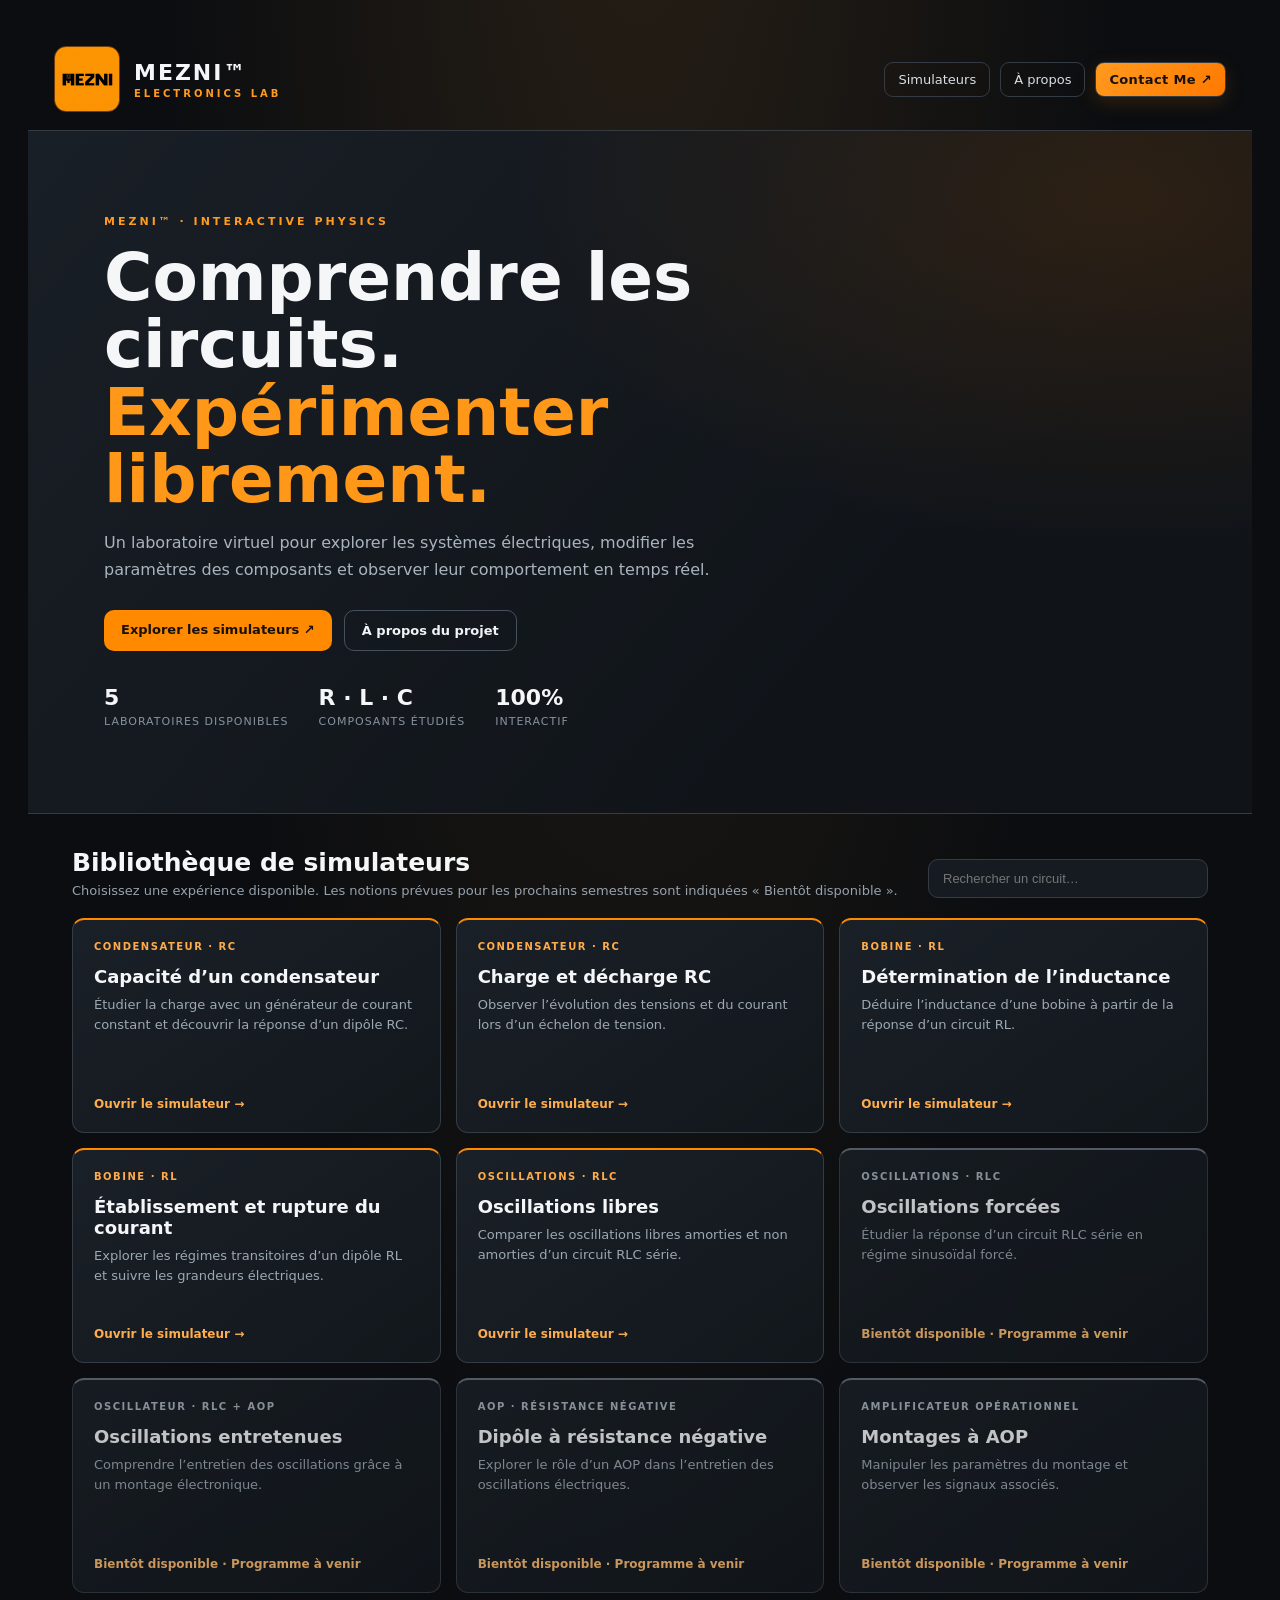
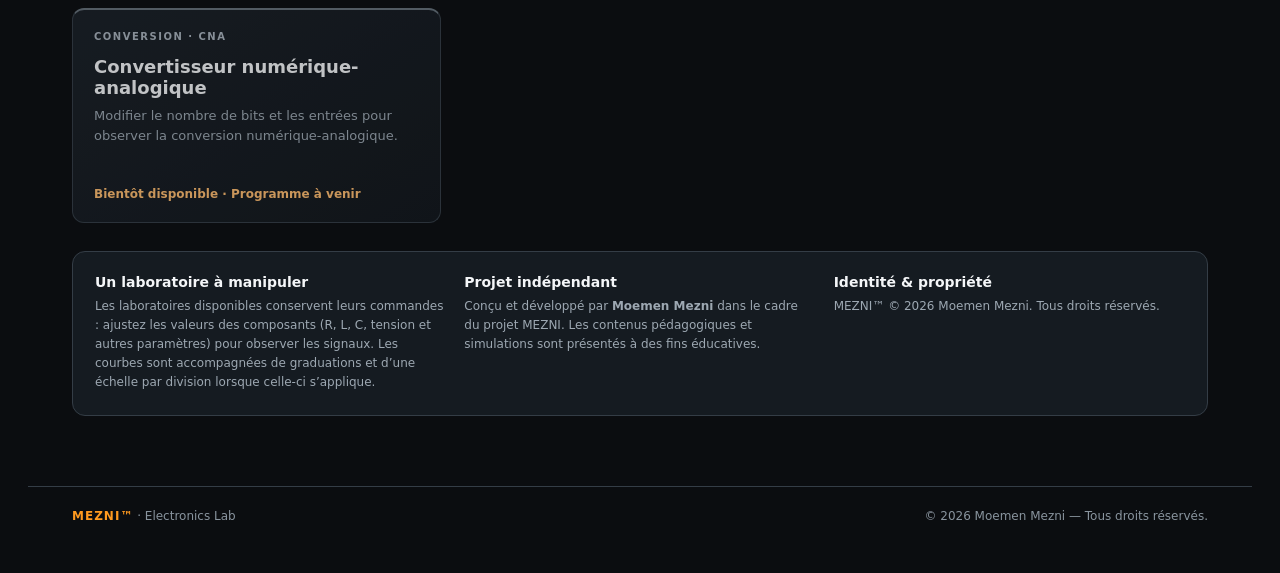
<file: index.html>
<!DOCTYPE html>
<html lang="fr">
<head>
<meta charset="UTF-8"><meta name="viewport" content="width=device-width, initial-scale=1">
<meta name="theme-color" content="#0b0d10">
<meta name="description" content="MEZNI Electronics Lab — simulateurs interactifs de circuits électriques.">
<title>MEZNI Electronics Lab</title>
<link rel="icon" href="assets/favicon.svg" type="image/svg+xml">
<link rel="stylesheet" href="assets/mezni-theme.css">
<style>
*{box-sizing:border-box}body{margin:0;font-family:Inter,ui-sans-serif,system-ui,-apple-system,"Segoe UI",sans-serif}
.shell{max-width:1320px;margin:auto}.mast{display:flex;align-items:center;justify-content:space-between;padding:18px 26px;border-bottom:1px solid #343b43;gap:18px;flex-wrap:wrap}
.brand{display:flex;align-items:center;gap:14px}.brand img{width:66px;height:66px;object-fit:cover;border-radius:12px;border:1px solid #ff8a0066}.brandname{font-weight:900;font-size:22px;letter-spacing:2px}.brandname small{display:block;color:#ff9a1f;font-size:10px;letter-spacing:3px;margin-top:3px}
.nav{display:flex;gap:10px;flex-wrap:wrap;align-items:center}.nav a{color:#d8dee5;text-decoration:none;padding:9px 13px;border:1px solid #333c45;border-radius:9px;font-size:13px}.nav a:hover{border-color:#ff8a00;color:#ffad4c}
.hero{padding:clamp(34px,7vw,84px) clamp(22px,6vw,76px);background:radial-gradient(ellipse at 90% 10%,#65360755,transparent 40%),linear-gradient(130deg,#191f26,#101419 72%);border-bottom:1px solid #343b43}
.eyebrow{color:#ff9a1f;font-size:11px;font-weight:800;letter-spacing:3px;text-transform:uppercase}.hero h1{font-size:clamp(34px,6vw,66px);line-height:1.02;max-width:850px;margin:16px 0}.hero h1 span{color:#ff9718}.hero p{color:#aab4be;max-width:680px;line-height:1.7;font-size:16px}
.hero-actions{display:flex;gap:12px;flex-wrap:wrap;margin-top:26px}.action{display:inline-block;text-decoration:none;padding:12px 17px;border-radius:10px;font-weight:750;font-size:13px}.primary{background:#ff8a00;color:#17110a}.secondary{border:1px solid #46515c;color:#f1f4f6}
.stats{display:flex;gap:30px;flex-wrap:wrap;margin-top:34px}.stat strong{display:block;font-size:22px}.stat span{font-size:11px;color:#87939e;letter-spacing:1px;text-transform:uppercase}
.content{padding:34px clamp(18px,4vw,44px) 10px}.sectionhead{display:flex;justify-content:space-between;align-items:end;gap:16px;flex-wrap:wrap;margin-bottom:20px}.sectionhead h2{font-size:25px;margin:0}.sectionhead p{color:#97a2ad;font-size:13px;margin:6px 0 0}
.search{background:#151b21;border:1px solid #343d46;border-radius:10px;color:#fff;padding:11px 14px;min-width:min(280px,100%);font-size:13px}
.grid{display:grid;grid-template-columns:repeat( auto-fit,minmax(min(100%,290px),1fr));gap:15px}
.card{background:linear-gradient(145deg,#1a2027,#12171c);border:1px solid #343d46;border-top:2px solid var(--orange,#ff8a00);border-radius:13px;padding:21px;min-height:215px;display:flex;flex-direction:column;text-decoration:none;color:#f4f6f8;transition:.2s}
.card:hover{transform:translateY(-4px);border-color:#ff8a00;box-shadow:0 14px 32px #0005}.coming-soon{border-top-color:#66717b;opacity:.78;cursor:default;position:relative}.coming-soon:hover{transform:none;border-color:#343d46;box-shadow:none}.coming-soon .tag{color:#aab4be}.coming-soon .open{color:#ffbd70}.tag{font-size:10px;letter-spacing:1.5px;color:#ffab4a;font-weight:800}.card h3{font-size:18px;margin:14px 0 8px}.card p{color:#9da8b2;font-size:13px;line-height:1.6;margin:0 0 18px}.open{margin-top:auto;color:#ffad4c;font-size:12px;font-weight:800}
.info{margin:28px 0;padding:22px;border:1px solid #343d46;border-radius:13px;background:#151b21;display:grid;grid-template-columns:repeat(auto-fit,minmax(220px,1fr));gap:18px}.info h3{margin:0 0 7px;font-size:14px}.info p{color:#9da8b2;font-size:12px;line-height:1.6;margin:0}
footer{padding:22px clamp(18px,4vw,44px);border-top:1px solid #343d46;color:#89949e;font-size:12px;display:flex;justify-content:space-between;gap:12px;flex-wrap:wrap;margin-top:32px}footer strong{color:#ff9a1f;letter-spacing:1px}
@media(max-width:600px){.mast{padding:14px}.brand img{width:50px;height:50px}.hero{padding-top:42px}.search{width:100%}}
</style></head>
<body><div class="shell">
<header class="mast"><div class="brand"><img src="assets/mezni-logo-original.jpg" alt="MEZNI logo"><div class="brandname">MEZNI™<small>ELECTRONICS LAB</small></div></div><nav class="nav"><a href="#simulations">Simulateurs</a><a href="#about">À propos</a><a class="mezni-contact" href="https://moemenmezni.github.io/Mezni-portfolio/" target="_blank" rel="noopener noreferrer" aria-label="Contact Moemen Mezni">Contact Me ↗</a></nav></header>
<section class="hero"><div class="eyebrow">MEZNI™ · Interactive physics</div><h1>Comprendre les circuits.<br><span>Expérimenter librement.</span></h1><p>Un laboratoire virtuel pour explorer les systèmes électriques, modifier les paramètres des composants et observer leur comportement en temps réel.</p><div class="hero-actions"><a class="action primary" href="#simulations">Explorer les simulateurs ↗</a><a class="action secondary" href="#about">À propos du projet</a></div><div class="stats"><div class="stat"><strong>5</strong><span>Laboratoires disponibles</span></div><div class="stat"><strong>R · L · C</strong><span>Composants étudiés</span></div><div class="stat"><strong>100%</strong><span>Interactif</span></div></div></section>
<main class="content" id="simulations"><div class="sectionhead"><div><h2>Bibliothèque de simulateurs</h2><p>Choisissez une expérience disponible. Les notions prévues pour les prochains semestres sont indiquées « Bientôt disponible ».</p></div><input class="search" id="filter" type="search" placeholder="Rechercher un circuit…"></div>
<div class="grid" id="cards">
<a class="card" href="capacite.html"><span class="tag">CONDENSATEUR · RC</span><h3>Capacité d’un condensateur</h3><p>Étudier la charge avec un générateur de courant constant et découvrir la réponse d’un dipôle RC.</p><span class="open">Ouvrir le simulateur →</span></a>
<a class="card" href="dipole_RC.html"><span class="tag">CONDENSATEUR · RC</span><h3>Charge et décharge RC</h3><p>Observer l’évolution des tensions et du courant lors d’un échelon de tension.</p><span class="open">Ouvrir le simulateur →</span></a>
<a class="card" href="inductance.html"><span class="tag">BOBINE · RL</span><h3>Détermination de l’inductance</h3><p>Déduire l’inductance d’une bobine à partir de la réponse d’un circuit RL.</p><span class="open">Ouvrir le simulateur →</span></a>
<a class="card" href="dipole_RL.html"><span class="tag">BOBINE · RL</span><h3>Établissement et rupture du courant</h3><p>Explorer les régimes transitoires d’un dipôle RL et suivre les grandeurs électriques.</p><span class="open">Ouvrir le simulateur →</span></a>
<a class="card" href="oscillations_libres.html"><span class="tag">OSCILLATIONS · RLC</span><h3>Oscillations libres</h3><p>Comparer les oscillations libres amorties et non amorties d’un circuit RLC série.</p><span class="open">Ouvrir le simulateur →</span></a>
<article class="card coming-soon" aria-label="Oscillations forcées — bientôt disponible"><span class="tag">OSCILLATIONS · RLC</span><h3>Oscillations forcées</h3><p>Étudier la réponse d’un circuit RLC série en régime sinusoïdal forcé.</p><span class="open">Bientôt disponible · Programme à venir</span></article>
<article class="card coming-soon" aria-label="Oscillations entretenues — bientôt disponible"><span class="tag">OSCILLATEUR · RLC + AOP</span><h3>Oscillations entretenues</h3><p>Comprendre l’entretien des oscillations grâce à un montage électronique.</p><span class="open">Bientôt disponible · Programme à venir</span></article>
<article class="card coming-soon" aria-label="Dipôle à résistance négative — bientôt disponible"><span class="tag">AOP · RÉSISTANCE NÉGATIVE</span><h3>Dipôle à résistance négative</h3><p>Explorer le rôle d’un AOP dans l’entretien des oscillations électriques.</p><span class="open">Bientôt disponible · Programme à venir</span></article>
<article class="card coming-soon" aria-label="Montages à AOP — bientôt disponible"><span class="tag">AMPLIFICATEUR OPÉRATIONNEL</span><h3>Montages à AOP</h3><p>Manipuler les paramètres du montage et observer les signaux associés.</p><span class="open">Bientôt disponible · Programme à venir</span></article>
<article class="card coming-soon" aria-label="Convertisseur numérique-analogique — bientôt disponible"><span class="tag">CONVERSION · CNA</span><h3>Convertisseur numérique-analogique</h3><p>Modifier le nombre de bits et les entrées pour observer la conversion numérique-analogique.</p><span class="open">Bientôt disponible · Programme à venir</span></article>
</div>
<section class="info" id="about"><div><h3>Un laboratoire à manipuler</h3><p>Les laboratoires disponibles conservent leurs commandes : ajustez les valeurs des composants (R, L, C, tension et autres paramètres) pour observer les signaux. Les courbes sont accompagnées de graduations et d’une échelle par division lorsque celle-ci s’applique.</p></div><div><h3>Projet indépendant</h3><p>Conçu et développé par <strong>Moemen Mezni</strong> dans le cadre du projet MEZNI. Les contenus pédagogiques et simulations sont présentés à des fins éducatives.</p></div><div><h3>Identité & propriété</h3><p>MEZNI™ © 2026 Moemen Mezni. Tous droits réservés.</p></div></section></main>
<footer><span><strong>MEZNI™</strong> · Electronics Lab</span><span>© 2026 Moemen Mezni — Tous droits réservés.</span></footer>
</div><script>const q=document.getElementById('filter');q.addEventListener('input',()=>{const v=q.value.toLocaleLowerCase('fr');document.querySelectorAll('#cards .card').forEach(c=>c.hidden=!c.innerText.toLocaleLowerCase('fr').includes(v));});</script></body></html>
</file>
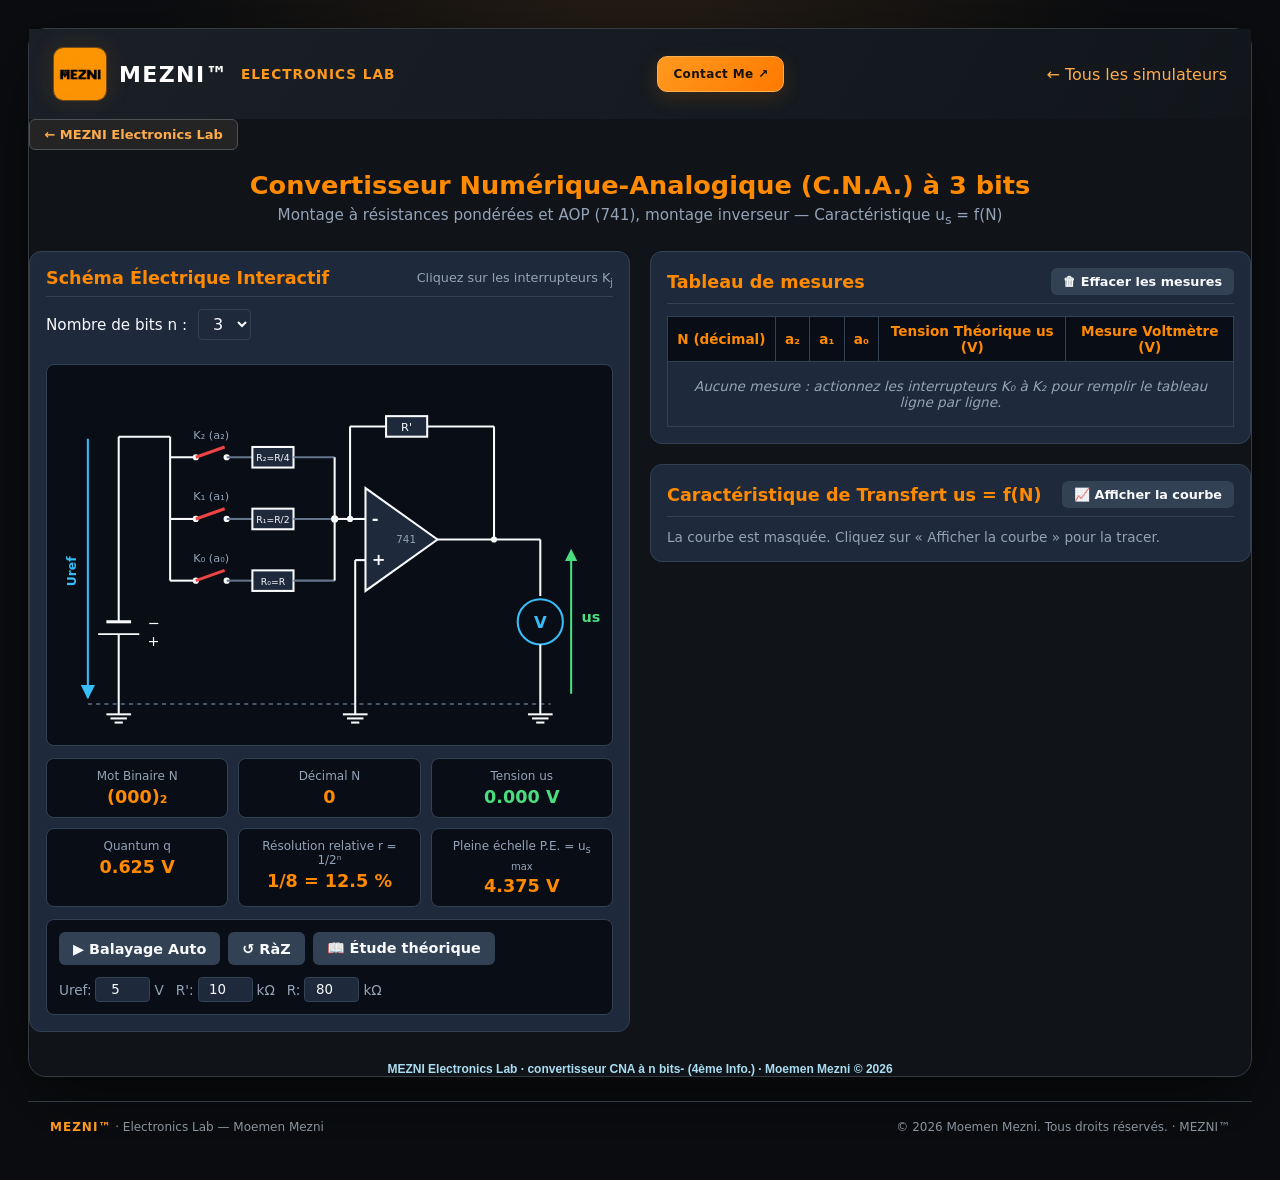
<file: C_N_A_n_bits.html>
<!DOCTYPE html>
<html lang="fr">
<head>
  <meta charset="UTF-8">
  <meta name="viewport" content="width=device-width, initial-scale=1.0">
  <title>Simulation C.N.A. à 3 bits - Caractéristique us = f(N) | MEZNI Electronics Lab</title>
  <style>
    :root {
      --bg-color: #0f172a;
      --card-bg: #1e293b;
      --accent: #38bdf8;
      --accent-hover: #0284c7;
      --text-main: #f8fafc;
      --text-muted: #94a3b8;
      --border: #334155;
      --wire-off: #64748b;
      --wire-on: #38bdf8;
      --switch-on: #22c55e;
      --switch-off: #ef4444;
    }

    * {
      box-sizing: border-box;
      margin: 0;
      padding: 0;
      font-family: 'Segoe UI', system-ui, -apple-system, sans-serif;
    }

    body {
      background-color: var(--bg-color);
      color: var(--text-main);
      padding: 20px;
      min-height: 100vh;
    }

    header {
      text-align: center;
      margin-bottom: 24px;
    }

    header h1 {
      font-size: 1.6rem;
      color: var(--accent);
      margin-bottom: 6px;
    }

    header p {
      color: var(--text-muted);
      font-size: 0.95rem;
    }

    .main-grid {
      display: grid;
      grid-template-columns: 1fr 1fr;
      gap: 20px;
      max-width: 1300px;
      margin: 0 auto;
    }

    @media (max-width: 900px) {
      .main-grid {
        grid-template-columns: 1fr;
      }
    }

    .card {
      background: var(--card-bg);
      border: 1px solid var(--border);
      border-radius: 12px;
      padding: 16px;
      display: flex;
      flex-direction: column;
      gap: 12px;
    }

    .card-header {
      display: flex;
      justify-content: space-between;
      align-items: center;
      border-bottom: 1px solid var(--border);
      padding-bottom: 8px;
    }

    .card-title {
      font-size: 1.1rem;
      font-weight: 600;
      color: var(--accent);
    }

    /* SVG Styling */
    .circuit-container {
      width: 100%;
      background: #090d16;
      border-radius: 8px;
      border: 1px solid var(--border);
      padding: 10px;
    }

    svg {
      width: 100%;
      height: auto;
      display: block;
    }

    .interactive-switch {
      cursor: pointer;
    }

    .interactive-switch:hover rect {
      filter: brightness(1.2);
    }

    /* Measurement Panel */
    .metrics-grid {
      display: grid;
      grid-template-columns: repeat(4, 1fr);
      gap: 10px;
    }

    .metric-box {
      background: #090d16;
      border: 1px solid var(--border);
      border-radius: 8px;
      padding: 10px;
      text-align: center;
    }

    .metric-label {
      font-size: 0.75rem;
      color: var(--text-muted);
      margin-bottom: 4px;
    }

    .metric-value {
      font-size: 1.1rem;
      font-weight: bold;
      color: var(--accent);
    }

    .metric-value.highlight {
      color: #4ade80;
    }

    /* Controls */
    .controls-row {
      display: flex;
      flex-wrap: wrap;
      gap: 12px;
      align-items: center;
      justify-content: space-between;
      background: #090d16;
      padding: 12px;
      border-radius: 8px;
      border: 1px solid var(--border);
    }

    .btn-group {
      display: flex;
      gap: 8px;
    }

    button {
      background: var(--border);
      color: var(--text-main);
      border: none;
      padding: 8px 14px;
      border-radius: 6px;
      cursor: pointer;
      font-weight: 600;
      font-size: 0.9rem;
      transition: background 0.2s;
    }

    button:hover {
      background: var(--accent);
      color: #000;
    }

    button.active {
      background: var(--accent);
      color: #000;
    }

    .param-inputs {
      display: flex;
      gap: 12px;
      font-size: 0.85rem;
    }

    .param-inputs label {
      display: flex;
      align-items: center;
      gap: 4px;
      color: var(--text-muted);
    }

    .param-inputs input {
      width: 55px;
      background: var(--card-bg);
      border: 1px solid var(--border);
      color: var(--text-main);
      padding: 4px;
      border-radius: 4px;
      text-align: center;
    }

    /* Canvas Graph */
    .graph-container {
      width: 100%;
      background: #090d16;
      border-radius: 8px;
      border: 1px solid var(--border);
      padding: 10px;
      position: relative;
    }

    canvas {
      width: 100%;
      height: 320px;
      display: block;
    }

    /* Table */
    .table-container {
      overflow-x: auto;
    }

    table {
      width: 100%;
      border-collapse: collapse;
      text-align: center;
      font-size: 0.85rem;
    }

    th, td {
      padding: 6px 8px;
      border: 1px solid var(--border);
    }

    th {
      background: #090d16;
      color: var(--accent);
    }

    .right-col { display: flex; flex-direction: column; gap: 20px; }
    .hidden { display: none !important; }
    .empty-row td { color: var(--text-muted); font-style: italic; padding: 16px; }
    tr.new-row { animation: rowIn 0.5s ease-out; }
    @keyframes rowIn {
      from { opacity: 0; transform: translateY(-8px); background: rgba(74,222,128,0.35); }
      to   { opacity: 1; transform: none; }
    }
    .btn-small { padding: 6px 12px; font-size: 0.8rem; }
    tr.selected {
      background: rgba(56, 189, 248, 0.15);
      font-weight: bold;
    }
      .table-container { max-height: 380px; overflow: auto; }
    thead th { position: sticky; top: 0; z-index: 1; }
    select {
      background: var(--card-bg); border: 1px solid var(--border); color: var(--text-main);
      padding: 4px; border-radius: 4px;
    }
    svg sub, .card-header sub { font-size: 0.75em; }
    .metrics-grid { grid-template-columns: repeat(3, 1fr); }
    .n-select-row { margin-bottom: 12px; font-size: 0.95rem; color: var(--text-main); }
    .n-select-row select { font-size: 1rem; padding: 4px 10px; margin-left: 6px; }
    .modal-overlay {
      position: fixed; inset: 0; background: rgba(0,0,0,0.7); z-index: 100;
      display: none; align-items: flex-start; justify-content: center;
      padding: 30px 16px; overflow-y: auto;
    }
    .modal-overlay.open { display: flex; }
    .modal {
      background: var(--card-bg); border: 1px solid var(--border); border-radius: 12px;
      max-width: 780px; width: 100%; padding: 20px 24px; line-height: 1.55;
    }
    .modal-head { display: flex; justify-content: space-between; align-items: center;
      border-bottom: 1px solid var(--border); padding-bottom: 10px; margin-bottom: 12px; }
    .modal h2 { color: var(--accent); font-size: 1.2rem; }
    .modal h3 { color: #4ade80; font-size: 1rem; margin: 16px 0 6px; }
    .modal p, .modal li { font-size: 0.92rem; color: var(--text-main); }
    .modal ul { padding-left: 20px; }
    .formula { background: #090d16; border: 1px solid var(--border); border-radius: 8px;
      padding: 8px 12px; margin: 8px 0; text-align: center; font-size: 1rem; overflow-x: auto; }
    .num { color: #4ade80; font-weight: 600; }
    .note { color: var(--text-muted); font-size: 0.85rem; }
    .signature{
    text-align: center;
    font-family: "Arial";
    font-size: 12px;
    font-weight: bold;
    color: rgb(170, 221, 241);
    margin-top: 30px;
  }
     .btn-home {
            display: inline-flex;
            align-items: center;
            gap: 6px;
            text-decoration: none;
            color: #bcd6ff;
            background: #252424;
            border: 1px solid #4f5153;
            border-radius: 6px;
            font-size: 13px;
            font-weight: 600;
            padding: 0.45rem 0.9rem;
            margin-bottom: 1.25rem;
            transition: border-color 0.2s, color 0.2s;
        }
        .btn-home:hover {
            border-color: #7C9EF0;
            color: #7C9EF0;
        }
  </style>
<link rel="stylesheet" href="assets/mezni-theme.css">
<link rel="icon" href="assets/favicon.svg" type="image/svg+xml">
</head>
<body><div class="rig"><div class="site-header"><h1 class="site-title"><img class="mezni-header-logo" src="assets/mezni-logo-original.jpg" alt="MEZNI logo"> MEZNI™ <span style="color:#ff9a1f;font-size:.62em;font-weight:600;letter-spacing:1px">ELECTRONICS LAB</span></h1>
    <a class="mezni-contact" href="https://moemenmezni.github.io/Mezni-portfolio/" target="_blank" rel="noopener noreferrer" aria-label="Contact Moemen Mezni">Contact Me ↗</a><a href="index.html" style="color:#ffad4c;text-decoration:none">← Tous les simulateurs</a></div>
<a class="btn-home" href="index.html">← MEZNI Electronics Lab</a>
  <header>
    <h1>Convertisseur Numérique-Analogique (C.N.A.) à <span id="n-title">3</span> bits</h1>
    <p>Montage à résistances pondérées et AOP (741), montage inverseur — Caractéristique u<sub>s</sub> = f(N)</p>
  </header>

  <div class="main-grid">

    <!-- LEFT COLUMN: CIRCUIT SCHEMA -->
    <div class="card">
      <div class="card-header">
        <span class="card-title">Schéma Électrique Interactif</span>
        <span style="font-size: 0.8rem; color: var(--text-muted);">Cliquez sur les interrupteurs K<sub>j</sub></span>
      </div>

      <div class="n-select-row">
        <label>Nombre de bits n :
          <select id="select-n" onchange="changeN()">
            <option value="3" selected>3</option>
            <option value="4">4</option>
            <option value="5">5</option>
            <option value="6">6</option>
          </select>
        </label>
      </div>

      <div class="circuit-container">
        <svg id="circuit-svg" viewBox="0 0 530 380"></svg>
      </div>

      <!-- MEASUREMENT DISPLAY -->
      <div class="metrics-grid">
        <div class="metric-box">
          <div class="metric-label">Mot Binaire N</div>
          <div class="metric-value" id="val-binary">(000)₂</div>
        </div>
        <div class="metric-box">
          <div class="metric-label">Décimal N</div>
          <div class="metric-value" id="val-decimal">0</div>
        </div>
        <div class="metric-box">
          <div class="metric-label">Tension us</div>
          <div class="metric-value highlight" id="val-us">0.00 V</div>
        </div>
        <div class="metric-box">
          <div class="metric-label">Quantum q</div>
          <div class="metric-value" id="val-quantum">0.625 V</div>
        </div>
        
        <div class="metric-box">
          <div class="metric-label">Résolution relative r = 1/2ⁿ</div>
          <div class="metric-value" id="val-res">1/8 = 12.5 %</div>
        </div>
        <div class="metric-box">
          <div class="metric-label">Pleine échelle P.E. = u<sub>s max</sub></div>
          <div class="metric-value" id="val-pe">4.375 V</div>
        </div>
      </div>

      <!-- CONTROLS & PARAMS -->
      <div class="controls-row">
        <div class="btn-group">
          <button id="btn-scan" onclick="toggleAutoScan()">▶ Balayage Auto</button>
          <button onclick="resetCircuit()">↺ RàZ</button>
          <button onclick="openTheory()">📖 Étude théorique</button>
        </div>
        <div class="param-inputs">
          <label>Uref: <input type="number" id="input-uref" value="5" step="0.5" min="1" max="15" onchange="updateParams()"/> V</label>
          <label>R': <input type="number" id="input-rstar" value="10" step="1" min="1" max="100" onchange="updateParams()"/> kΩ</label>
          <label>R: <input type="number" id="input-r" value="80" step="1" min="1" max="100" onchange="updateParams()"/> kΩ</label>
        </div>
      </div>
    </div>

    <!-- RIGHT COLUMN: TABLE THEN GRAPH -->
    <div class="right-col">

      <div class="card">
        <div class="card-header">
          <span class="card-title">Tableau de mesures</span>
          <button class="btn-small" onclick="clearMeasures()">🗑 Effacer les mesures</button>
        </div>
        <div class="table-container">
          <table>
            <thead id="table-head"></thead>
            <tbody id="table-body"></tbody>
          </table>
        </div>
      </div>

      <div class="card">
        <div class="card-header">
          <span class="card-title">Caractéristique de Transfert us = f(N)</span>
          <button id="btn-curve" class="btn-small" onclick="toggleCurve()">📈 Afficher la courbe</button>
        </div>
        <div class="graph-container hidden" id="graph-container">
          <canvas id="graphCanvas"></canvas>
        </div>
        <div id="curve-hint" style="font-size:0.85rem;color:var(--text-muted);">La courbe est masquée. Cliquez sur « Afficher la courbe » pour la tracer.</div>
      </div>

    </div>
    
  </div>
   <div class="signature"> MEZNI Electronics Lab · convertisseur CNA à n bits- (4ème Info.) · Moemen Mezni © 2026 </div>
  <div class="modal-overlay" id="theory-modal" onclick="if(event.target===this) closeTheory()">
    <div class="modal">
      <div class="modal-head">
        <h2>Étude théorique du C.N.A. à résistances pondérées</h2>
        <button class="btn-small" onclick="closeTheory()">✕ Fermer</button>
      </div>
      <div id="theory-content"></div>
    </div>
  
  </div>

  <script>
    // ---------- State ----------
    let n = 3;                 // nombre de bits
    let bits = [0, 0, 0];      // bits[j] = a_j  (j=0 : LSB)
    let Uref = 5.0, Rstar = 10.0, R = 80.0;
    let autoScanInterval = null;
    let measures = [];         // valeurs de N mesurées, dans l'ordre des mesures
    let lastAdded = null;
    let curveVisible = false;

    const canvas = document.getElementById('graphCanvas');
    const ctx = canvas.getContext('2d');

    const SUB = '₀₁₂₃₄₅₆₇₈₉';
    const sub = k => String(k).split('').map(d => SUB[d]).join('');
    const nLevels = () => 2 ** n;
    const nMax = () => 2 ** n - 1;

    // ---------- Geometry of the schematic (depends on n) ----------
    const SP = 60, Y0 = 80;
    const branchY = j => Y0 + (n - 1 - j) * SP;   // MSB en haut

    function gnd(x, y) {
      return `<g transform="translate(${x}, ${y})">
        <line x1="0" y1="0" x2="0" y2="10" stroke="#f8fafc" stroke-width="2"/>
        <line x1="-12" y1="10" x2="12" y2="10" stroke="#f8fafc" stroke-width="2"/>
        <line x1="-8" y1="14" x2="8" y2="14" stroke="#f8fafc" stroke-width="2"/>
        <line x1="-4" y1="18" x2="4" y2="18" stroke="#f8fafc" stroke-width="2"/></g>`;
    }
    const W = (x1, y1, x2, y2, extra = '') =>
      `<line x1="${x1}" y1="${y1}" x2="${x2}" y2="${y2}" stroke="#f8fafc" stroke-width="2" ${extra}/>`;

    function buildCircuit() {
      const yBot = Y0 + (n - 1) * SP;
      const yMid = (Y0 + yBot) / 2;
      const yG = yBot + 120;
      const yOut = yMid + 20;
      const yV = (yOut + yG) / 2;
      let h = '';

      // masse globale
      h += `<line x1="30" y1="${yG}" x2="480" y2="${yG}" stroke="#475569" stroke-width="2" stroke-dasharray="4"/>`;
      h += gnd(60, yG) + gnd(290, yG) + gnd(470, yG);

      // Générateur inversé : borne + côté masse (trait long), borne − côté rail (trait court)
      h += W(60, yG, 60, yG - 68);
      h += `<line x1="40" y1="${yG - 68}" x2="80" y2="${yG - 68}" stroke="#f8fafc" stroke-width="1.5"/>`;
      h += `<line x1="48" y1="${yG - 80}" x2="72" y2="${yG - 80}" stroke="#f8fafc" stroke-width="3"/>`;
      h += `<text x="88" y="${yG - 56}" fill="#f8fafc" font-size="14">+</text>`;
      h += `<text x="88" y="${yG - 74}" fill="#f8fafc" font-size="14">−</text>`;
      h += W(60, yG - 80, 60, 60);

      // Flèche Uref (du rail vers la masse)
      h += `<line x1="30" y1="62" x2="30" y2="${yG - 6}" stroke="#38bdf8" stroke-width="2" marker-end="url(#arrow-blue)"/>`;
      h += `<text transform="translate(18,${(62 + yG) / 2}) rotate(-90)" fill="#38bdf8" font-size="12" font-weight="bold" text-anchor="middle">Uref</text>`;

      // Rail Uref
      h += W(60, 60, 110, 60) + W(110, 60, 110, yBot);

      // Branches
      for (let j = n - 1; j >= 0; j--) {
        const y = branchY(j);
        const rlab = j === 0 ? 'R₀=R' : `R${sub(j)}=R/${2 ** j}`;
        h += `<g id="branch-${j}">
          ${W(110, y, 135, y)}
          <g class="interactive-switch" onclick="toggleBit(${j})">
            <circle cx="135" cy="${y}" r="3" fill="#f8fafc"/>
            <circle cx="165" cy="${y}" r="3" fill="#f8fafc"/>
            <line id="sw-line-${j}" x1="135" y1="${y}" x2="163" y2="${y - 10}" stroke="#ef4444" stroke-width="3"/>
            <rect x="125" y="${y - 25}" width="45" height="40" fill="transparent"/>
          </g>
          <text x="150" y="${y - 18}" fill="#94a3b8" font-size="11" text-anchor="middle">K${sub(j)} (a${sub(j)})</text>
          <line id="w-in-${j}" x1="165" y1="${y}" x2="190" y2="${y}" stroke="#64748b" stroke-width="2"/>
          <rect x="190" y="${y - 10}" width="40" height="20" fill="#1e293b" stroke="#f8fafc" stroke-width="2"/>
          <text x="210" y="${y + 4}" fill="#f8fafc" font-size="9" text-anchor="middle">${rlab}</text>
          <line id="w-out-${j}" x1="230" y1="${y}" x2="270" y2="${y}" stroke="#64748b" stroke-width="2"/>
        </g>`;
      }

      // Nœud sommateur et résistance de contre-réaction R'
      h += W(270, Y0, 270, yBot) + W(270, yMid, 300, yMid);
      h += `<circle cx="270" cy="${yMid}" r="3.5" fill="#f8fafc"/>`;
      h += W(285, yMid, 285, 50) + `<circle cx="285" cy="${yMid}" r="3" fill="#f8fafc"/>`;
      h += W(285, 50, 320, 50);
      h += `<rect x="320" y="40" width="40" height="20" fill="#1e293b" stroke="#f8fafc" stroke-width="2"/>`;
      h += `<text x="340" y="54" fill="#f8fafc" font-size="11" text-anchor="middle">R'</text>`;
      h += W(360, 50, 425, 50) + W(425, 50, 425, yOut);

      // AOP 741
      h += `<polygon points="300,${yMid - 30} 300,${yMid + 70} 370,${yOut}" fill="#1e293b" stroke="#f8fafc" stroke-width="2"/>`;
      h += `<text x="306" y="${yMid + 5}" fill="#f8fafc" font-size="16" font-weight="bold">-</text>`;
      h += `<text x="306" y="${yMid + 45}" fill="#f8fafc" font-size="16" font-weight="bold">+</text>`;
      h += `<text x="330" y="${yOut + 3}" fill="#94a3b8" font-size="10">741</text>`;
      h += W(290, yMid + 40, 300, yMid + 40) + W(290, yMid + 40, 290, yG);

      // Sortie + voltmètre
      h += W(370, yOut, 470, yOut) + `<circle cx="425" cy="${yOut}" r="3" fill="#f8fafc"/>`;
      h += W(470, yOut, 470, yV - 25);
      h += `<circle cx="470" cy="${yV}" r="22" fill="#090d16" stroke="#38bdf8" stroke-width="2"/>`;
      h += `<text x="470" y="${yV + 6}" fill="#38bdf8" font-size="16" font-weight="bold" text-anchor="middle">V</text>`;
      h += W(470, yV + 22, 470, yG);

      // Flèche us
      h += `<line x1="500" y1="${yG - 10}" x2="500" y2="${yOut + 15}" stroke="#4ade80" stroke-width="2" marker-end="url(#arrow-green)"/>`;
      h += `<text x="510" y="${yV}" fill="#4ade80" font-size="14" font-weight="bold">us</text>`;

      h += `<defs>
        <marker id="arrow-blue" viewBox="0 0 10 10" refX="9" refY="5" markerWidth="7" markerHeight="7" orient="auto"><path d="M 0 0 L 10 5 L 0 10 z" fill="#38bdf8"/></marker>
        <marker id="arrow-green" viewBox="0 0 10 10" refX="5" refY="5" markerWidth="6" markerHeight="6" orient="auto-start-reverse"><path d="M 0 0 L 10 5 L 0 10 z" fill="#4ade80"/></marker>
      </defs>`;

      const svg = document.getElementById('circuit-svg');
      svg.setAttribute('viewBox', `0 0 530 ${yG + 30}`);
      svg.innerHTML = h;
    }

    function buildTableHeader() {
      let h = '<tr><th>N (décimal)</th>';
      for (let j = n - 1; j >= 0; j--) {
        h += `<th>a${sub(j)}${j === n - 1 ? ' ' : j === 0 ? ' ' : ''}</th>`;
      }
      h += '<th>Tension Théorique us (V)</th><th>Mesure Voltmètre (V)</th></tr>';
      document.getElementById('table-head').innerHTML = h;
    }

    // ---------- Init & controls ----------
    function init() {
      buildCircuit();
      buildTableHeader();
      resizeCanvas();
      updateSimulation();
    }

    function resizeCanvas() {
      const rect = canvas.parentElement.getBoundingClientRect();
      canvas.width = Math.max(rect.width - 20, 100);
      canvas.height = 320;
    }

    function changeN() {
      stopAutoScan();
      n = parseInt(document.getElementById('select-n').value, 10);
      bits = new Array(n).fill(0);
      measures = []; lastAdded = null;
      document.getElementById('n-title').innerText = n;
      document.title = `Simulation C.N.A. à ${n} bits - Caractéristique us = f(N)`;
      buildCircuit();
      buildTableHeader();
      updateSimulation();
    }

    function toggleBit(j) {
      bits[j] = bits[j] === 0 ? 1 : 0;
      recordMeasure();
      updateSimulation();
    }

    function setDecimalN(v) {
      for (let j = 0; j < n; j++) bits[j] = (v >> j) & 1;
      recordMeasure();
      updateSimulation();
    }

    function updateParams() {
      Uref = parseFloat(document.getElementById('input-uref').value) || 5.0;
      Rstar = parseFloat(document.getElementById('input-rstar').value) || 10.0;
      R = parseFloat(document.getElementById('input-r').value) || 80.0;
      measures = []; lastAdded = null; // les paramètres changent : anciennes mesures invalides
      updateSimulation();
    }

    function resetCircuit() {
      if (autoScanInterval) stopAutoScan();
      bits = new Array(n).fill(0);
      measures = []; lastAdded = null;
      updateSimulation();
    }

    function recordMeasure() {
      const v = getDecimalValue();
      if (!measures.includes(v)) { measures.push(v); lastAdded = v; }
      else lastAdded = null;
    }

    function clearMeasures() {
      measures = []; lastAdded = null;
      updateSimulation();
    }

    function toggleCurve() {
      curveVisible = !curveVisible;
      document.getElementById('graph-container').classList.toggle('hidden', !curveVisible);
      document.getElementById('curve-hint').classList.toggle('hidden', curveVisible);
      document.getElementById('btn-curve').innerText = curveVisible ? '🙈 Masquer la courbe' : '📈 Afficher la courbe';
      document.getElementById('btn-curve').classList.toggle('active', curveVisible);
      if (curveVisible) { resizeCanvas(); renderGraph(getDecimalValue()); }
    }

    function toggleAutoScan() {
      if (autoScanInterval) {
        stopAutoScan();
      } else {
        document.getElementById('btn-scan').classList.add('active');
        document.getElementById('btn-scan').innerText = '⏸ Pause';
        let current = getDecimalValue();
        const delay = [1000, 700, 450, 250][n - 3] || 500;
        autoScanInterval = setInterval(() => {
          current = (current + 1) % nLevels();
          setDecimalN(current);
        }, delay);
      }
    }

    function stopAutoScan() {
      clearInterval(autoScanInterval);
      autoScanInterval = null;
      const b = document.getElementById('btn-scan');
      b.classList.remove('active');
      b.innerText = '▶ Balayage Auto';
    }

    function getDecimalValue() {
      let v = 0;
      for (let j = 0; j < n; j++) v += bits[j] * (2 ** j);
      return v;
    }

    function quantum() { return Uref * (Rstar / R); }   // us = Uref·(R'/R)·N
    function fullScale() { return quantum() * nMax(); }   // P.E. = us max = K·Nmax
    const fmt = x => parseFloat(x.toFixed(3));
    function calculateUs(v) { return v * quantum(); }

    // ---------- Update ----------
    function updateSimulation() {
      const N = getDecimalValue();
      const us = calculateUs(N);

      for (let j = 0; j < n; j++) {
        const y = branchY(j);
        const line = document.getElementById(`sw-line-${j}`);
        const win = document.getElementById(`w-in-${j}`);
        const wout = document.getElementById(`w-out-${j}`);
        if (bits[j] === 1) {
          line.setAttribute('y2', y);
          line.setAttribute('stroke', '#22c55e');
          win.setAttribute('stroke', '#38bdf8');
          wout.setAttribute('stroke', '#38bdf8');
        } else {
          line.setAttribute('y2', y - 10);
          line.setAttribute('stroke', '#ef4444');
          win.setAttribute('stroke', '#64748b');
          wout.setAttribute('stroke', '#64748b');
        }
      }

      let word = '';
      for (let j = n - 1; j >= 0; j--) word += bits[j];
      document.getElementById('val-binary').innerText = `(${word})₂`;
      document.getElementById('val-decimal').innerText = N;
      document.getElementById('val-quantum').innerText = `${quantum().toFixed(3)} V`;
      document.getElementById('val-us').innerText = `${us.toFixed(3)} V`;
      document.getElementById('val-res').innerText = `1/${nLevels()} = ${parseFloat((100 / nLevels()).toFixed(4))} %`;
      document.getElementById('val-pe').innerText = `${fullScale().toFixed(3)} V`;
      if (document.getElementById('theory-modal').classList.contains('open')) renderTheory();

      renderTable(N);
      if (curveVisible) renderGraph(N);
    }

    function renderTable(currentN) {
      const tbody = document.getElementById('table-body');
      tbody.innerHTML = '';

      if (measures.length === 0) {
        tbody.innerHTML = `<tr class="empty-row"><td colspan="${n + 3}">Aucune mesure : actionnez les interrupteurs K₀ à K${sub(n - 1)} pour remplir le tableau ligne par ligne.</td></tr>`;
        return;
      }

      measures.forEach(v => {
        const valUs = calculateUs(v);
        const tr = document.createElement('tr');
        if (v === currentN) tr.classList.add('selected');
        if (v === lastAdded) tr.classList.add('new-row');
        tr.style.cursor = 'pointer';
        tr.onclick = () => setDecimalN(v);

        let cells = `<td><strong>${v}</strong></td>`;
        for (let j = n - 1; j >= 0; j--) cells += `<td>${(v >> j) & 1}</td>`;
        cells += `<td>${valUs.toFixed(3)}</td><td><strong>${valUs.toFixed(3)}</strong></td>`;
        tr.innerHTML = cells;
        tbody.appendChild(tr);
      });

      if (lastAdded !== null) {
        const c = tbody.closest('.table-container');
        c.scrollTop = c.scrollHeight;
      }
    }

    function renderGraph(currentN) {
      const width = canvas.width;
      const height = canvas.height;
      const padding = { top: 30, right: 30, bottom: 40, left: 50 };
      const NM = nMax();

      ctx.clearRect(0, 0, width, height);

      const maxUs = calculateUs(NM) * 1.15 || 5;
      const graphW = width - padding.left - padding.right;
      const graphH = height - padding.top - padding.bottom;

      const getX = (v) => padding.left + (v / NM) * graphW;
      const getY = (val) => height - padding.bottom - (val / maxUs) * graphH;

      ctx.strokeStyle = '#334155';
      ctx.lineWidth = 1;
      ctx.fillStyle = '#94a3b8';
      ctx.font = '11px Segoe UI';

      const stepX = n <= 4 ? 1 : (n === 5 ? 2 : 4);
      for (let v = 0; v <= NM; v += stepX) {
        const x = getX(v);
        ctx.beginPath();
        ctx.moveTo(x, padding.top);
        ctx.lineTo(x, height - padding.bottom);
        ctx.stroke();
        ctx.textAlign = 'center';
        ctx.fillText(v, x, height - padding.bottom + 18);
      }
      ctx.textAlign = 'center';
      ctx.fillText('N (Nombre binaire décimal)', padding.left + graphW / 2, height - 10);

      const ySteps = 5;
      for (let i = 0; i <= ySteps; i++) {
        const val = (maxUs / ySteps) * i;
        const y = getY(val);
        ctx.beginPath();
        ctx.moveTo(padding.left, y);
        ctx.lineTo(width - padding.right, y);
        ctx.stroke();
        ctx.textAlign = 'right';
        ctx.fillText(val.toFixed(2), padding.left - 8, y + 4);
      }

      ctx.save();
      ctx.translate(15, padding.top + graphH / 2);
      ctx.rotate(-Math.PI / 2);
      ctx.textAlign = 'center';
      ctx.fillText('us (V)', 0, 0);
      ctx.restore();

      // Escalier us = f(N)
      ctx.strokeStyle = '#38bdf8';
      ctx.lineWidth = 3;
      ctx.beginPath();
      for (let v = 0; v <= NM; v++) {
        const x1 = getX(v);
        const x2 = v < NM ? getX(v + 1) : getX(NM) + (graphW / NM) * 0.5;
        const y = getY(calculateUs(v));
        if (v === 0) {
          ctx.moveTo(x1, y);
        } else {
          ctx.lineTo(x1, getY(calculateUs(v - 1)));
          ctx.lineTo(x1, y);
        }
        ctx.lineTo(x2, y);
      }
      ctx.stroke();

      // Points mesurés
      ctx.fillStyle = '#f8fafc';
      measures.forEach(v => {
        ctx.beginPath();
        ctx.arc(getX(v), getY(calculateUs(v)), n <= 4 ? 4 : 3, 0, Math.PI * 2);
        ctx.fill();
      });

      // Point courant
      const currX = getX(currentN);
      const currY = getY(calculateUs(currentN));
      ctx.strokeStyle = '#4ade80';
      ctx.lineWidth = 1.5;
      ctx.setLineDash([4, 4]);
      ctx.beginPath();
      ctx.moveTo(currX, height - padding.bottom);
      ctx.lineTo(currX, currY);
      ctx.lineTo(padding.left, currY);
      ctx.stroke();
      ctx.setLineDash([]);

      ctx.fillStyle = '#4ade80';
      ctx.beginPath();
      ctx.arc(currX, currY, 6, 0, Math.PI * 2);
      ctx.fill();
      ctx.strokeStyle = '#090d16';
      ctx.lineWidth = 2;
      ctx.stroke();
    }

    // ---------- Étude théorique ----------
    function openTheory() {
      renderTheory();
      document.getElementById('theory-modal').classList.add('open');
    }
    function closeTheory() {
      document.getElementById('theory-modal').classList.remove('open');
    }
    document.addEventListener('keydown', e => { if (e.key === 'Escape') closeTheory(); });

    function renderTheory() {
      const q = quantum(), PE = fullScale();
      const N = getDecimalValue(), us = calculateUs(N);
      let word = '';
      for (let j = n - 1; j >= 0; j--) word += bits[j];
      const resistors = [];
      for (let j = n - 1; j >= 0; j--) resistors.push(`R<sub>${j}</sub> = R/${2 ** j} = <span class="num">${fmt(R / 2 ** j)} kΩ</span>`);
      const pct = parseFloat((100 / nLevels()).toFixed(4));

      document.getElementById('theory-content').innerHTML = `
        <h3>1. Principe</h3>
        <p>Un C.N.A. à <b>${n} bits</b> convertit un nombre binaire N = a<sub>${n - 1}</sub>…a<sub>1</sub>a<sub>0</sub>
        (N = Σ a<sub>j</sub>·2<sup>j</sup>, soit ${nLevels()} valeurs de 0 à ${nMax()}) en une tension u<sub>s</sub> proportionnelle à N.</p>

        <h3>2. Montage</h3>
        <p>Chaque bit a<sub>j</sub> commande un interrupteur K<sub>j</sub> relié à une résistance pondérée R<sub>j</sub> = R/2<sup>j</sup>.
        Interrupteur fermé (a<sub>j</sub> = 1) : la branche est reliée au rail du générateur ; ouvert (a<sub>j</sub> = 0) : aucun courant. Résistances utilisées :</p>
        <ul>${resistors.map(r => `<li>${r}</li>`).join('')}</ul>
        <p>Le générateur est monté en sens inverse : le rail est au potentiel <b>−U<sub>ref</sub></b>, ce qui compense l'inversion de l'AOP.</p>

        <h3>3. Hypothèses sur l'AOP</h3>
        <p>AOP idéal en régime linéaire : courants d'entrée nuls (i<sup>+</sup> = i<sup>−</sup> = 0) et ε = V<sup>+</sup> − V<sup>−</sup> = 0.
        Comme l'entrée (+) est à la masse, V<sup>−</sup> = 0 : c'est la <b>masse virtuelle</b>.</p>

        <h3>4. Loi des nœuds en E<sup>−</sup></h3>
        <p>Courant dans la branche j : i<sub>j</sub> = a<sub>j</sub>·(−U<sub>ref</sub> − 0)/R<sub>j</sub> = −a<sub>j</sub>·U<sub>ref</sub>·2<sup>j</sup>/R. Courant dans R' : (u<sub>s</sub> − 0)/R'. Aucun courant n'entre dans l'AOP :</p>
        <div class="formula">Σ i<sub>j</sub> + u<sub>s</sub>/R' = 0 &nbsp;⇒&nbsp; u<sub>s</sub> = R'·(U<sub>ref</sub>/R)·Σ a<sub>j</sub>·2<sup>j</sup></div>
        <div class="formula"><b>u<sub>s</sub> = (R'/R) · U<sub>ref</sub> · N = q · N</b> &nbsp; &gt; 0</div>
        <p class="note">Avec un générateur dans le sens habituel (rail à +U<sub>ref</sub>), on trouverait u<sub>s</sub> = −(R'/R)·U<sub>ref</sub>·N < 0 : c'est l'effet inverseur.</p>

        <h3>5. Grandeurs caractéristiques</h3>
        <p>La caractéristique est une droite de pente K : u<sub>s</sub> = K·N, avec K = (R'/R)·U<sub>ref</sub>.
        Le <b>quantum</b> q (variation de u<sub>s</sub> quand N augmente de 1.</p>
        <ul>
          <li><b>Pleine échelle</b> : P.E. = u<sub>s max</sub> = K·N<sub>max</sub> = K·(2<sup>n</sup> − 1) = ${fmt(q)}×${nMax()} = <span class="num">${fmt(PE)} V</span></li>
          <li><b>Quantum</b> : q = u<sub>s max</sub>/(2<sup>n</sup> − 1) = P.E./(2<sup>n</sup> − 1) = P.E./N<sub>max</sub> = ${fmt(PE)}/${nMax()} = <span class="num">${fmt(q)} V</span>
              &nbsp;(= U<sub>ref</sub>·R'/R = ${Uref}×${fmt(Rstar)}/${fmt(R)})</li>
          <li><b>Résolution relative</b> : elle correspond à la variation d'une unité du mot binaire N ; c'est l'inverse du nombre de combinaisons que le convertisseur peut convertir :
              r = 1/2<sup>n</sup> = 1/${nLevels()} = <span class="num">${pct} %</span></li>
        </ul>
        <p class="note">Remarque : si u<sub>s min</sub> ≠ 0, le quantum s'écrit q = (u<sub>s max</sub> − u<sub>s min</sub>)/2<sup>n</sup> (ici u<sub>s min</sub> = 0 pour N = 0).
        Chaque bit ajouté double le nombre de combinaisons (2<sup>n</sup>) et divise r par 2.
        Un AOP 741 réel sature vers ±15 V : la P.E. doit rester en dessous.</p>

        <h3>6. Application à l'état actuel</h3>
        <p>N = (${word})<sub>2</sub> = <span class="num">${N}</span> &nbsp;⇒&nbsp; u<sub>s</sub> = q·N = ${fmt(q)}×${N} = <span class="num">${fmt(us)} V</span>.</p>
        <p>Réciproquement, pour obtenir une tension u<sub>s</sub> donnée, il faut N = u<sub>s</sub>/q (arrondi à l'entier le plus proche, erreur de quantification maximale ±q/2 = ±${fmt(q / 2)} V).</p>`;
    }

    window.addEventListener('resize', () => {
      if (curveVisible) resizeCanvas();
      updateSimulation();
    });

    window.onload = init;
  </script>
</div><footer class="mezni-footer"><span><strong>MEZNI™</strong> · Electronics Lab — Moemen Mezni</span><span>© 2026 Moemen Mezni. Tous droits réservés. · MEZNI™</span></footer>
<script>
/* MEZNI axis graduations: numbered divisions; physical values follow the displayed scale/div. */
(function(){
  const ids = ['scopeCanvas','energyCanvas','cv'];
  function annotate(canvas){
    if(!canvas || !canvas.isConnected) return;
    const w=canvas.clientWidth, h=canvas.clientHeight;
    if(w<120 || h<100) return;
    const ctx=canvas.getContext('2d'); if(!ctx) return;
    const dpr=window.devicePixelRatio||1;
    ctx.save(); ctx.setTransform(dpr,0,0,dpr,0,0);
    ctx.font='9px ui-monospace, SFMono-Regular, Menlo, monospace';
    ctx.fillStyle='rgba(190,202,211,.78)'; ctx.strokeStyle='rgba(190,202,211,.48)'; ctx.lineWidth=1;
    ctx.textAlign='center'; ctx.textBaseline='top';
    const left=canvas.id==='cv'?34:44, right=10, top=10, bottom=18;
    const pw=w-left-right, ph=h-top-bottom;
    if(pw<=0||ph<=0){ctx.restore();return;}
    // Small tick marks and division numbers along the horizontal axis.
    for(let i=0;i<=10;i++){
      const x=left+pw*i/10;
      ctx.beginPath();ctx.moveTo(x,h-bottom-4);ctx.lineTo(x,h-bottom+1);ctx.stroke();
      if(i%2===0) ctx.fillText(String(i),x,h-bottom+2);
    }
    // Vertical division labels: +4 at top, 0 at centre, -4 at bottom.
    ctx.textAlign='right';ctx.textBaseline='middle';
    for(let i=0;i<=8;i++){
      const y=top+ph*i/8;
      ctx.beginPath();ctx.moveTo(left-4,y);ctx.lineTo(left+1,y);ctx.stroke();
      if(i%2===0) ctx.fillText(String(4-i),left-6,y);
    }
    ctx.fillStyle='rgba(255,157,48,.9)';ctx.textAlign='right';ctx.textBaseline='bottom';
    ctx.fillText('div',w-right,h-1);
    ctx.restore();
  }
  function frame(){ids.forEach(id=>annotate(document.getElementById(id)));requestAnimationFrame(frame);}
  requestAnimationFrame(frame);
})();
</script>
</body>
</html>
</file>
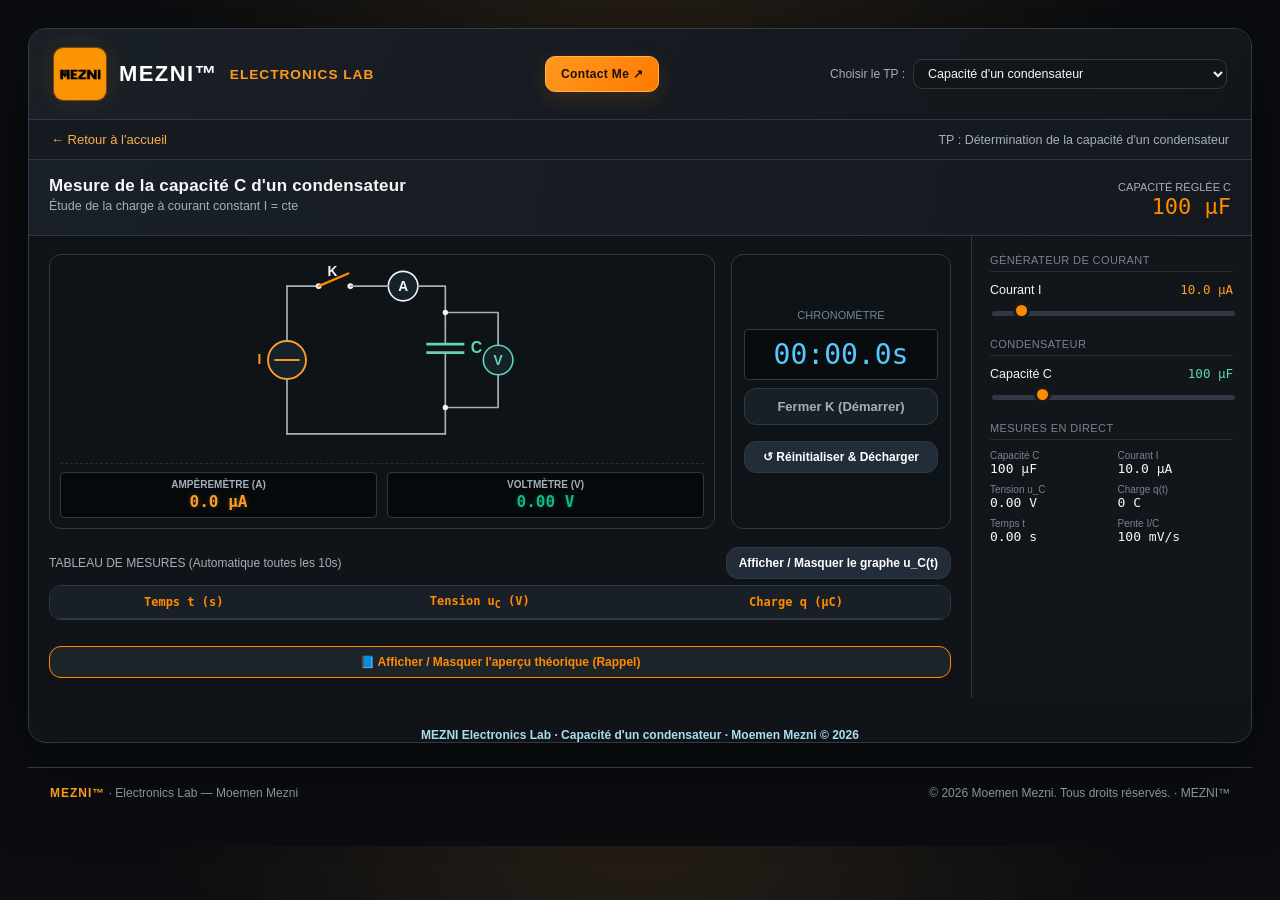
<file: capacite.html>
<!DOCTYPE html>
<html lang="fr">
<head>
<meta charset="UTF-8">
<meta name="viewport" content="width=device-width, initial-scale=1, viewport-fit=cover">
<meta name="theme-color" content="#11161a">
<title>TP : Détermination de la capacité d'un condensateur | MEZNI Electronics Lab</title>
<style>
  :root{
    --bg: #11161a;
    --panel: #161d22;
    --panel-alt: #1c242a;
    --line: #2a353c;
    --line-soft: #202a30;
    --text: #dbe4e8;
    --text-dim: #7c8a92;
    --text-faint: #52616a;
    --in-color: #e5a93b; 
    --out-color: #2bbd8e; 
    --time-color: #38bdf8;
    --accent: #4fc3e8;
    --font-mono: ui-monospace, "SF Mono", "Cascadia Mono", "Roboto Mono", Consolas, monospace;
    --font-sans: -apple-system, "Segoe UI", Roboto, Helvetica, Arial, sans-serif;
    --radius: 4px;
  }
  * { box-sizing: border-box; }
  html, body {
    margin: 0; padding: 0;
    background: var(--bg);
    color: var(--text);
    font-family: var(--font-sans);
  }
  body { padding: 18px; }
  .rig {
    max-width: 1180px;
    margin: 0 auto;
    border: 1px solid var(--line);
    border-radius: 6px;
    background: linear-gradient(180deg, var(--panel), var(--bg) 140%);
    overflow: hidden;
  }

  .topbar {
    display: flex;
    align-items: center;
    justify-content: space-between;
    padding: 8px 20px;
    border-bottom: 1px solid var(--line);
    background: var(--panel-alt);
  }
  .topbar a { color: var(--text-dim); text-decoration: none; font-size: 13px; }
  .topbar a:hover { color: var(--accent); }

  .plate {
    display: flex;
    align-items: baseline;
    justify-content: space-between;
    flex-wrap: wrap;
    gap: 8px 24px;
    padding: 16px 20px;
    border-bottom: 1px solid var(--line);
    background: var(--panel-alt);
  }
  .plate h1 { margin: 0; font-size: 17px; font-weight: 600; }
  .plate .sub { color: var(--text-dim); font-size: 12.5px; margin-top: 3px; }
  .fc-readout { text-align: right; line-height: 1.15; }
  .fc-readout .label { color: var(--text-dim); font-size: 11px; }
  .fc-readout .value { font-family: var(--font-mono); font-size: 22px; color: var(--accent); }

  .layout { display: grid; grid-template-columns: 1fr 280px; }
  @media (max-width: 820px) {
    .layout { grid-template-columns: 1fr; }
  }

  .controls { border-left: 1px solid var(--line); padding: 18px; background: var(--panel); }
  .section-title {
    font-size: 11px; color: var(--text-faint); letter-spacing: 0.4px;
    margin: 18px 0 10px; padding-bottom: 5px; border-bottom: 1px solid var(--line-soft);
  }
  .section-title:first-child { margin-top: 0; }

  .ctrl { margin-bottom: 14px; }
  .ctrl-row { display: flex; justify-content: space-between; align-items: baseline; margin-bottom: 5px; }
  .ctrl-row .name { font-size: 12.5px; color: var(--text); }
  .ctrl-row .val { font-family: var(--font-mono); font-size: 12.5px; color: var(--out-color); }
  .ctrl-row .val.in-tone { color: var(--in-color); }

  input[type=range] {
    -webkit-appearance: none; width: 100%; height: 3px;
    background: var(--line); border-radius: 2px; outline: none;
  }
  input[type=range]::-webkit-slider-thumb {
    -webkit-appearance: none; width: 14px; height: 14px; border-radius: 50%;
    background: var(--accent); border: 2px solid #0d1215; cursor: pointer; margin-top: -5px;
  }

  .btn-switch {
    width: 100%; padding: 10px; font-size: 13px; font-weight: bold;
    border: 1px solid var(--line); border-radius: var(--radius);
    background: var(--panel-alt); color: var(--text-dim); cursor: pointer;
    transition: all 0.2s;
  }
  .btn-switch.closed { background: #e8574f; color: #fff; }

  .btn-action {
    width: 100%; padding: 8px 12px; font-size: 12px; font-weight: 600;
    color: #fff; background: #232d39; border: 1px solid var(--line);
    border-radius: var(--radius); cursor: pointer; margin-top: 8px;
    transition: background 0.2s;
  }
  .btn-action:hover { background: #2f3d4d; }

  .readout-grid { display: grid; grid-template-columns: 1fr 1fr; gap: 8px 12px; margin-top: 4px; }
  .readout-grid .item .k { font-size: 10px; color: var(--text-faint); }
  .readout-grid .item .v { font-family: var(--font-mono); font-size: 13px; color: var(--text); }

  .main-area { padding: 18px 20px 20px; display: flex; flex-direction: column; gap: 18px; }

  .montage-row { display: flex; gap: 16px; align-items: stretch; }
  @media (max-width: 700px) { .montage-row { flex-direction: column; } }
  
  .schematic-wrap { 
    border: 1px solid var(--line); border-radius: var(--radius); 
    background: #0d1316; padding: 10px; flex: 1; 
    display: flex; flex-direction: column; justify-content: space-between;
  }
  .schematic-wrap svg { display: block; width: 100%; max-height: 190px; height: auto; margin: 0 auto; }
  .sch-wire   { stroke: var(--text-dim); stroke-width: 1.6; fill: none; stroke-linecap: round; stroke-linejoin: round; }
  .sch-node   { fill: var(--text); }
  .sch-label  { fill: var(--text); font-size: 13px; font-weight: 600; }
  .sch-label.c  { fill: var(--out-color); font-size: 15px; font-weight: bold; }

  /* Multimètres Numériques */
  .meters-panel {
    display: flex; justify-content: space-around; gap: 10px;
    margin-top: 8px; padding-top: 8px; border-top: 1px dashed var(--line-soft);
  }
  .digital-meter {
    background: #06090b; border: 1px solid var(--line); border-radius: 4px;
    padding: 6px 10px; text-align: center; flex: 1;
  }
  .digital-meter .m-label { font-size: 10px; color: var(--text-dim); font-weight: bold; margin-bottom: 2px; }
  .digital-meter .m-display { 
    font-family: var(--font-mono); font-size: 16px; font-weight: bold; 
    color: #10b981; text-shadow: 0 0 5px rgba(16, 185, 129, 0.3);
  }
  .digital-meter.amp .m-display { color: var(--in-color); text-shadow: 0 0 5px rgba(229, 169, 59, 0.3); }

  .chrono-panel {
    width: 220px; flex-shrink: 0; border: 1px solid var(--line); border-radius: var(--radius);
    background: #0d1316; padding: 12px; display: flex; flex-direction: column; justify-content: center; gap: 8px;
  }
  .chrono-display {
    font-family: var(--font-mono); font-size: 28px; color: var(--time-color);
    background: #080c0e; border: 1px solid var(--line); border-radius: 4px;
    padding: 8px; text-align: center;
  }

  /* Tableau de mesures */
  .table-wrap {
    border: 1px solid var(--line); border-radius: var(--radius);
    background: #0d1316; max-height: 180px; overflow-y: auto;
  }
  table { width: 100%; border-collapse: collapse; font-family: var(--font-mono); font-size: 12px; text-align: center; }
  th { background: var(--panel-alt); color: var(--accent); padding: 8px; border-bottom: 1px solid var(--line); position: sticky; top: 0; }
  td { padding: 6px; border-bottom: 1px solid var(--line-soft); color: var(--text); }

  /* Section Graphes */
  .graph-container {
    border: 1px solid var(--line); border-radius: var(--radius);
    background: #0d1316; padding: 12px; display: none; position: relative;
  }
  canvas { display: block; width: 100%; background: #0d1316; border-radius: var(--radius); cursor: crosshair; }

  /* Section Aperçu Théorique */
  .theory-panel {
    border: 1px solid var(--line); border-radius: var(--radius);
    background: #0d1316; padding: 14px 16px; display: none;
    font-size: 12.5px; line-height: 1.5; color: var(--text-dim);
  }
  .theory-panel h3 { margin: 18px 0 8px 0; font-size: 13.5px; color: var(--accent); }
  .theory-panel h3:first-child { margin-top: 0; }
  .theory-panel h4 { margin: 0 0 6px 0; font-size: 12.5px; color: var(--out-color); }
  .theory-panel code { font-family: var(--font-mono); color: var(--in-color); background: #162026; padding: 2px 4px; border-radius: 3px; }
  .theory-panel .formula-box {
    background: #162026; border: 1px solid var(--line); border-left: 3px solid var(--out-color);
    border-radius: 3px; padding: 8px 12px; margin: 8px 0; font-family: var(--font-mono);
    color: var(--text); font-size: 13px;
  }
  .theory-panel .formula-box .ref { display:block; margin-top:4px; font-family: var(--font-sans); font-size: 11px; color: var(--text-faint); }
  .theory-panel table.factors { width: 100%; border-collapse: collapse; margin: 8px 0; font-size: 12px; }
  .theory-panel table.factors th, .theory-panel table.factors td { border: 1px solid var(--line-soft); padding: 6px 8px; text-align: left; }
  .theory-panel table.factors th { background: var(--panel-alt); color: var(--accent); font-weight: 600; }
  .theory-panel table.factors td.sym { color: var(--in-color); font-family: var(--font-mono); white-space: nowrap; }
  .theory-panel .two-col { display: grid; grid-template-columns: 1fr 1fr; gap: 0 20px; }
  @media (max-width: 700px) { .theory-panel .two-col { grid-template-columns: 1fr; } }

  /* En-tête commun : titre du site + menu déroulant de navigation */
  .site-header {
    padding: 14px 20px 12px;
    border-bottom: 1px solid var(--line);
    background: var(--panel-alt);
    text-align: center;
  }
  .site-header .site-title {
    margin: 0 0 10px;
    font-size: 19px;
    font-weight: 700;
    letter-spacing: 0.5px;
    color: var(--accent);
  }
  .page-switcher {
    display: inline-flex;
    align-items: center;
    gap: 8px;
  }
  .page-switcher label {
    font-size: 12px;
    color: var(--text-dim);
  }
  .page-switcher select {
    background: var(--panel);
    color: var(--text);
    border: 1px solid var(--line);
    border-radius: var(--radius);
    padding: 6px 10px;
    font-size: 12.5px;
    font-family: var(--font-sans);
    cursor: pointer;
    outline: none;
  }
  .page-switcher select:hover { border-color: var(--accent); }
  .signature{
text-align: center;
font-family: "Arial";
font-size: 12px;
font-weight: bold;
color: rgb(170, 221, 241);
margin-top: 30px;
}

  /* ===== Optimisation mobile ===== */
  html { -webkit-text-size-adjust: 100%; }
  .slider-line { display: block; }
  .step-btn { display: none; }
  #graphCanvas { touch-action: pan-y; -webkit-touch-callout: none; user-select: none; -webkit-user-select: none; }
  .theory-panel { overflow-x: auto; }
  @media (max-width: 820px) {
    body { padding: max(8px, env(safe-area-inset-top)) max(8px, env(safe-area-inset-right)) max(8px, env(safe-area-inset-bottom)) max(8px, env(safe-area-inset-left)); }
    .rig { border-radius: 8px; }
    .site-header { padding: 10px 12px; text-align: left; }
    .site-header .site-title { font-size: 15px; line-height: 1.3; margin-bottom: 8px; }
    .page-switcher { display: flex; flex-direction: column; align-items: stretch; gap: 4px; }
    .page-switcher select { font-size: 16px; min-height: 42px; width: 100%; }
    .topbar { padding: 4px 12px; }
    .topbar a { padding: 8px 0; }
    .plate { padding: 12px; align-items: flex-start; }
    .plate h1 { font-size: 15px; }
    .fc-readout { text-align: left; }
    .layout { display: flex; flex-direction: column; gap: 14px; padding: 12px; }
    .controls { border: 1px solid var(--line); border-radius: 6px; padding: 14px; }
    input[type=range] { height: 6px; margin: 12px 0; }
    input[type=range]::-webkit-slider-thumb { width: 28px; height: 28px; margin-top: -11px; }
    input[type=range]::-moz-range-thumb { width: 28px; height: 28px; }
    .slider-line { display: flex; align-items: center; gap: 12px; }
    .slider-line input { flex: 1; min-width: 0; }
    .step-btn { display: inline-flex; align-items: center; justify-content: center; flex: none; width: 40px; height: 40px;
      font-size: 20px; line-height: 1; color: var(--text); background: #0e1318; border: 1px solid #2a3644; border-radius: 6px; cursor: pointer; }
    .step-btn:active { background: #232d39; border-color: var(--accent); }
    .ctrl-row .name, .ctrl-row .val { font-size: 14px; }
    .readout-grid .item .k { font-size: 11px; }
    .readout-grid .item .v { font-size: 13px; }
    .signature { margin-top: 4px; padding: 0 12px 14px; font-size: 11px; line-height: 1.4; }
    .main-area { display: contents; }
    .main-area > .montage-row { order: 1; }
    .controls { order: 2; }
    .main-area > :nth-child(2) { order: 3; }
    .main-area > :nth-child(3) { order: 4; }
    .main-area > :nth-child(4) { order: 5; }
    .montage-row { gap: 12px; }
    .schematic-wrap, .chrono-panel { width: auto; }
    .chrono-display { font-size: 24px; }
    .btn-switch, .btn-action { min-height: 44px; font-size: 14px; }
    .main-area > :nth-child(2) > div:first-child { flex-wrap: wrap; gap: 8px; }
    #btnToggleGraph { width: 100% !important; }
    .graph-container { padding: 8px; }
    .theory-panel { padding: 12px; }
    .theory-panel table.factors { font-size: 11px; }
    .theory-panel table.factors th, .theory-panel table.factors td { padding: 4px 5px; }
  }
</style>
<link rel="stylesheet" href="assets/mezni-theme.css">
<link rel="icon" href="assets/favicon.svg" type="image/svg+xml">
</head>
<body>


<div class="rig">
  <div class="site-header">
    <h1 class="site-title"><img class="mezni-header-logo" src="assets/mezni-logo-original.jpg" alt="MEZNI logo"> MEZNI™ <span style="color:#ff9a1f;font-size:.62em;font-weight:600;letter-spacing:1px">ELECTRONICS LAB</span></h1>
    <a class="mezni-contact" href="https://moemenmezni.github.io/Mezni-portfolio/" target="_blank" rel="noopener noreferrer" aria-label="Contact Moemen Mezni">Contact Me ↗</a>
    <div class="page-switcher">
      <label for="pageSwitch">Choisir le TP :</label>
      <select id="pageSwitch" onchange="if(this.value) window.location.href=this.value;">
       <option value="capacite.html" selected>Capacité d'un condensateur</option>
        <option value="dipole_RC.html">Réponse d'un dipôle RC à un échelon de tension</option> 
       
      </select>
    </div>
  </div>
  <div class="topbar">
    <a href="index.html">← Retour à l'accueil</a>
    <span style="color:var(--text-dim); font-size:12.5px;">TP : Détermination de la capacité d'un condensateur</span>
  </div>

  <div class="plate">
    <div>
      <h1>Mesure de la capacité C d'un condensateur</h1>
      <div class="sub">Étude de la charge à courant constant I = cte</div>
    </div>
    <div class="fc-readout">
      <div class="label">CAPACITÉ RÉGLÉE C</div>
      <div class="value" id="cTheoValue">100 µF</div>
    </div>
  </div>

  <div class="layout">

    <div class="main-area">

      <!-- MONTAGE ET CHRONO -->
      <div class="montage-row">
        <div class="schematic-wrap">
          <svg viewBox="0 0 260 180" xmlns="http://www.w3.org/2000/svg">
            <!-- Générateur de courant -->
            <circle cx="40" cy="90" r="18" stroke="var(--in-color)" stroke-width="1.8" fill="#16222a"/>
            <line x1="28" y1="90" x2="52" y2="90" stroke="var(--in-color)" stroke-width="1.8"/>
            <text x="12" y="94" font-size="13" font-weight="700" fill="var(--in-color)">I</text>

            <path d="M 40,20 L 40,72" class="sch-wire"/>
            <path d="M 40,108 L 40,160" class="sch-wire"/>

            <!-- Interrupteur K -->
            <path d="M 40,20 L 70,20" class="sch-wire"/>
            <circle cx="70" cy="20" r="2.8" class="sch-node"/>
            <circle cx="100" cy="20" r="2.8" class="sch-node"/>
            <line id="switchArm" x1="70" y1="20" x2="98" y2="8" stroke="var(--accent)" stroke-width="2.2" stroke-linecap="round"/>
            <text x="83" y="10" text-anchor="middle" class="sch-label">K</text>
            <path d="M 100,20 L 130,20" class="sch-wire"/>

            <!-- Ampèremètre -->
            <circle cx="150" cy="20" r="14" stroke="var(--text)" stroke-width="1.5" fill="#16222a"/>
            <text x="150" y="25" text-anchor="middle" font-size="13" font-weight="bold" fill="var(--text)">A</text>
            <path d="M 130,20 L 136,20" class="sch-wire"/>
            <path d="M 164,20 L 190,20 L 190,55" class="sch-wire"/>

            <!-- Condensateur C -->
            <path d="M 190,55 L 190,75" class="sch-wire"/>
            <path d="M 172,75 L 208,75" stroke="var(--out-color)" stroke-width="2.5"/>
            <path d="M 172,83 L 208,83" stroke="var(--out-color)" stroke-width="2.5"/>
            <path d="M 190,83 L 190,160" class="sch-wire"/>
            <text x="214" y="83" class="sch-label c">C</text>

            <!-- Voltmètre -->
            <path d="M 190,45 L 240,45 L 240,76" class="sch-wire"/>
            <circle cx="240" cy="90" r="14" stroke="var(--out-color)" stroke-width="1.5" fill="#16222a"/>
            <text x="240" y="95" text-anchor="middle" font-size="13" font-weight="bold" fill="var(--out-color)">V</text>
            <path d="M 240,104 L 240,135 L 190,135" class="sch-wire"/>
            <circle cx="190" cy="45" r="2.5" class="sch-node"/>
            <circle cx="190" cy="135" r="2.5" class="sch-node"/>

            <path d="M 40,160 L 190,160" class="sch-wire"/>
          </svg>

          <!-- Afficheurs Numériques -->
          <div class="meters-panel">
            <div class="digital-meter amp">
              <div class="m-label">AMPÈREMÈTRE (A)</div>
              <div class="m-display" id="digitalAmp">0.0 µA</div>
            </div>
            <div class="digital-meter">
              <div class="m-label">VOLTMÈTRE (V)</div>
              <div class="m-display" id="digitalVolt">0.00 V</div>
            </div>
          </div>
        </div>

        <div class="chrono-panel">
          <div style="font-size:11px; color:var(--text-faint); text-align:center;">CHRONOMÈTRE</div>
          <div class="chrono-display" id="chronoVal">00:00.0s</div>
          <button id="btnSwitch" class="btn-switch">Fermer K (Démarrer)</button>
          <button id="btnReset" class="btn-action">↺ Réinitialiser & Décharger</button>
        </div>
      </div>

      <!-- TABLEAU DE MESURES -->
      <div>
        <div style="font-size:12px; color:var(--text-dim); margin-bottom:6px; display:flex; justify-content:space-between; align-items:center;">
          <span>TABLEAU DE MESURES (Automatique toutes les 10s)</span>
          <button id="btnToggleGraph" class="btn-action" style="width:auto; margin-top:0;">Afficher / Masquer le graphe u_C(t)</button>
        </div>
        <div class="table-wrap">
          <table id="measureTable">
            <thead>
              <tr>
                <th>Temps t (s)</th>
                <th>Tension u<sub>C</sub> (V)</th>
                <th>Charge q (µC)</th>
              </tr>
            </thead>
            <tbody>
              <!-- Rempli dynamiquement -->
            </tbody>
          </table>
        </div>
    
      </div>

      <!-- GRAPHIQUE UC(T) -->
      <div id="graphContainer" class="graph-container">
        <div style="font-size:12px; color:var(--accent); margin-bottom:8px; font-weight:bold;">Graphe u<sub>C</sub>(t) = f(t)</div>
        <canvas id="graphCanvas" height="250"></canvas>
      </div>

      <!-- BOUTON & SECTION : APERÇU THÉORIQUE (SOUS LE GRAPHE) -->
      <div>
        <button id="btnToggleTheory" class="btn-action" style="background:#1c242a; border-color:var(--accent); color:var(--accent);">
          📘 Afficher / Masquer l'aperçu théorique (Rappel)
        </button>
        <div id="theoryPanel" class="theory-panel" style="margin-top:10px;">

          <h3>1. Le condensateur</h3>
          <p style="margin: 4px 0 8px;">
            Un <strong>condensateur</strong> est un composant électrique constitué de deux surfaces conductrices, appelées <strong>armatures</strong> (ou électrodes), séparées par un isolant non conducteur appelé <strong>diélectrique</strong> (air, papier, céramique, film plastique...). Lorsqu'il est soumis à une tension <code>u<sub>C</sub></code>, il accumule des charges électriques de signes opposés sur ses deux armatures : une charge <code>+q</code> sur l'une, <code>−q</code> sur l'autre. Le condensateur est donc un composant capable de <strong>stocker de l'énergie électrique</strong> sous forme de charges séparées.
          </p>

          <h3>2. La capacité électrique</h3>
          <p style="margin: 4px 0 8px;">
            La <strong>capacité</strong> <code>C</code> d'un condensateur caractérise son <em>aptitude à stocker des charges électriques</em> pour une tension donnée. Elle est définie comme le rapport constant entre la charge <code>q</code> portée par une armature et la tension <code>u<sub>C</sub></code> à ses bornes :
          </p>
          <div class="formula-box">
            C = q / u<sub>C</sub>
            <span class="ref">C : capacité (farad, F) — q : charge (coulomb, C) — u<sub>C</sub> : tension (volt, V)</span>
          </div>
          <p style="margin: 4px 0 8px;">
            L'unité de capacité est le <strong>farad (F)</strong>. Cette unité étant très grande pour les composants usuels, on utilise le plus souvent ses sous-multiples :
          </p>
          <table class="factors">
            <tr><th>Sous-multiple</th><th>Symbole</th><th>Valeur</th></tr>
            <tr><td>millifarad</td><td class="sym">mF</td><td>10⁻³ F</td></tr>
            <tr><td>microfarad</td><td class="sym">µF</td><td>10⁻⁶ F</td></tr>
            <tr><td>nanofarad</td><td class="sym">nF</td><td>10⁻⁹ F</td></tr>
            <tr><td>picofarad</td><td class="sym">pF</td><td>10⁻¹² F</td></tr>
          </table>

          <h3>3. Facteurs dont dépend la capacité</h3>
          <p style="margin: 4px 0 8px;">
            Pour un condensateur plan (deux armatures parallèles), la capacité dépend uniquement de sa <strong>géométrie</strong> et de la nature du <strong>diélectrique</strong> — elle ne dépend ni de la tension appliquée ni de la charge :
          </p>
          <table class="factors">
            <tr><th>Facteur</th><th>Symbole</th><th>Effet sur C</th></tr>
            <tr><td>Surface des armatures en regard</td><td class="sym">S</td><td>C augmente si S augmente (proportionnalité directe)</td></tr>
            <tr><td>Distance entre les armatures</td><td class="sym">e (ou d)</td><td>C diminue si e augmente (proportionnalité inverse)</td></tr>
            <tr><td>Nature du diélectrique</td><td class="sym">ε<sub>r</sub></td><td>C augmente avec la permittivité relative du matériau isolant</td></tr>
          </table>

          <h3>4. Expression de la capacité (condensateur plan)</h3>
          <div class="formula-box">
            C = ε<sub>0</sub> × ε<sub>r</sub> × S / e
            <span class="ref">ε₀ : permittivité du vide (≈ 8,85 × 10⁻¹² F/m) — ε<sub>r</sub> : permittivité relative du diélectrique — S : surface des armatures (m²) — e : distance entre armatures (m)</span>
          </div>

          <h3>5. Charge à courant constant : principe de la mesure</h3>
          <p style="margin: 4px 0 8px;">
            Lorsqu'un condensateur de capacité <code>C</code> est alimenté par un générateur fournissant un courant constant <code>I</code> :
          </p>
          <div class="two-col">
            <div>
              <h4>Charge accumulée</h4>
              <div class="formula-box">q(t) = I × t</div>
            </div>
            <div>
              <h4>Tension aux bornes</h4>
              <div class="formula-box">u<sub>C</sub>(t) = q(t) / C = (I / C) × t</div>
            </div>
          </div>
          <ul style="margin:8px 0 0; padding-left:20px;">
            <li>La représentation graphique de <code>u<sub>C</sub> = f(t)</code> est une droite passant par l'origine, de pente <code>p = I / C</code>.</li>
            <li>La mesure expérimentale de cette pente permet de déterminer la capacité : <code>C = I / p</code>.</li>
          </ul>

        </div>
      </div>

    </div>

    <!-- REGLAGES ET MESURES EN DIRECT -->
    <div class="controls">

      <div class="section-title">GÉNÉRATEUR DE COURANT</div>
      <div class="ctrl">
        <div class="ctrl-row"><span class="name">Courant I</span><span class="val in-tone" id="iVal">10.0 µA</span></div>
        <input type="range" id="iSlider" min="1" max="100" step="1" value="10">
      </div>

      <div class="section-title">CONDENSATEUR</div>
      <div class="ctrl">
        <div class="ctrl-row"><span class="name">Capacité C</span><span class="val" id="cVal">100 µF</span></div>
        <input type="range" id="cSlider" min="10" max="500" step="5" value="100">
      </div>

      <div class="section-title">MESURES EN DIRECT</div>
      <div class="readout-grid">
        <div class="item"><div class="k">Capacité C</div><div class="v" id="cReadout">100 µF</div></div>
        <div class="item"><div class="k">Courant I</div><div class="v" id="iReadout">10.0 µA</div></div>
        <div class="item"><div class="k">Tension u_C</div><div class="v" id="ucReadout">0.00 V</div></div>
        <div class="item"><div class="k">Charge q(t)</div><div class="v" id="qReadout">0.00 µC</div></div>
        <div class="item"><div class="k">Temps t</div><div class="v" id="tReadout">0.00 s</div></div>
        <div class="item"><div class="k">Pente I/C</div><div class="v" id="penteReadout">0.100 V/s</div></div>
      </div>

    </div>

  </div>
       <div class="signature"> MEZNI Electronics Lab · Capacité d'un condensateur · Moemen Mezni © 2026 </div>
     
      
</div>

<script>
(function(){
  "use strict";

  const state = {
    I: 10e-6,         // 10 µA
    C: 100e-6,        // 100 µF
    
    kClosed: false,   
    tCurrent: 0,
    lastLoggedStep: -1,
    measures: [],     // Points enregistrés : {t, uc, q}

    showGraph: false,
    showTheory: false,

    // Réticule
    mousePos: null
  };

  const el = {
    iSlider: document.getElementById("iSlider"),
    cSlider: document.getElementById("cSlider"),
    iVal: document.getElementById("iVal"),
    cVal: document.getElementById("cVal"),
    cTheoValue: document.getElementById("cTheoValue"),
    cReadout: document.getElementById("cReadout"),
    iReadout: document.getElementById("iReadout"),
    ucReadout: document.getElementById("ucReadout"),
    qReadout: document.getElementById("qReadout"),
    tReadout: document.getElementById("tReadout"),
    penteReadout: document.getElementById("penteReadout"),
    digitalAmp: document.getElementById("digitalAmp"),
    digitalVolt: document.getElementById("digitalVolt"),
    btnSwitch: document.getElementById("btnSwitch"),
    chronoVal: document.getElementById("chronoVal"),
    btnReset: document.getElementById("btnReset"),
    btnToggleGraph: document.getElementById("btnToggleGraph"),
    btnToggleTheory: document.getElementById("btnToggleTheory"),
    theoryPanel: document.getElementById("theoryPanel"),
    graphContainer: document.getElementById("graphContainer"),
    graphCanvas: document.getElementById("graphCanvas"),
    switchArm: document.getElementById("switchArm"),
    measureTableBody: document.querySelector("#measureTable tbody")
  };

  function fmtEng(value, unit){
    if (value === 0) return "0 " + unit;
    const abs = Math.abs(value);
    const prefixes = [
      {exp: 9, sym: "G"}, {exp: 6, sym: "M"}, {exp: 3, sym: "k"},
      {exp: 0, sym: ""},
      {exp: -3, sym: "m"}, {exp: -6, sym: "µ"}, {exp: -9, sym: "n"}, {exp: -12, sym: "p"}
    ];
    for (const p of prefixes){
      if (abs >= Math.pow(10, p.exp) * 0.999){
        const scaled = value / Math.pow(10, p.exp);
        const digits = scaled >= 100 ? 0 : (scaled >= 10 ? 1 : 2);
        return scaled.toFixed(digits) + " " + p.sym + unit;
      }
    }
    return value.toExponential(2) + " " + unit;
  }

  function updateReadouts(){
    el.iVal.textContent = fmtEng(state.I, "A");
    el.cVal.textContent = fmtEng(state.C, "F");

    const cStr = fmtEng(state.C, "F");
    el.cTheoValue.textContent = cStr;
    el.cReadout.textContent = cStr;
    el.iReadout.textContent = fmtEng(state.I, "A");

    const uc = (state.I / state.C) * state.tCurrent;
    const q = state.I * state.tCurrent;
    
    // Voltmètre et Ampèremètre Numériques
    el.digitalAmp.textContent = state.kClosed ? fmtEng(state.I, "A") : "0.0 µA";
    el.digitalVolt.textContent = uc.toFixed(2) + " V";

    el.ucReadout.textContent = uc.toFixed(2) + " V";
    el.qReadout.textContent = fmtEng(q, "C");
    el.tReadout.textContent = state.tCurrent.toFixed(2) + " s";
    el.penteReadout.textContent = fmtEng(state.I / state.C, "V/s");

    // Chronomètre UI
    const totalSecs = state.tCurrent;
    const mins = Math.floor(totalSecs / 60);
    const secs = (totalSecs % 60).toFixed(1);
    el.chronoVal.textContent = 
      String(mins).padStart(2, '0') + ":" + 
      (secs < 10 ? "0" : "") + secs + "s";
  }

  function addMeasureRecord(t, uc, q){
    state.measures.push({t, uc, q});
    const tr = document.createElement("tr");
    tr.innerHTML = `<td>${t.toFixed(0)}</td><td>${uc.toFixed(2)}</td><td>${(q * 1e6).toFixed(2)}</td>`;
    el.measureTableBody.appendChild(tr);
  }

  // Interrupteur K fermer/ouvrir
  el.btnSwitch.addEventListener("click", () => {
    state.kClosed = !state.kClosed;
    if (state.kClosed) {
      el.btnSwitch.textContent = "Ouvrir K (Pause)";
      el.btnSwitch.classList.add("closed");
      el.switchArm.setAttribute("y2", "20");
    } else {
      el.btnSwitch.textContent = "Fermer K (Démarrer)";
      el.btnSwitch.classList.remove("closed");
      el.switchArm.setAttribute("y2", "8");
    }
    updateReadouts();
  });

  // Réinitialiser & Décharger (si K ouvert)
  el.btnReset.addEventListener("click", () => {
    if (state.kClosed) {
      alert("Veuillez d'abord ouvrir l'interrupteur K pour décharger le condensateur.");
      return;
    }
    state.tCurrent = 0;
    state.lastLoggedStep = -1;
    state.measures = [];
    el.measureTableBody.innerHTML = "";
    updateReadouts();
    if (state.showGraph) drawGraph();
  });

  // Afficher / Masquer Graphe
  el.btnToggleGraph.addEventListener("click", () => {
    state.showGraph = !state.showGraph;
    el.graphContainer.style.display = state.showGraph ? "block" : "none";
    if (state.showGraph) drawGraph();
  });

  // Afficher / Masquer Aperçu théorique
  el.btnToggleTheory.addEventListener("click", () => {
    state.showTheory = !state.showTheory;
    el.theoryPanel.style.display = state.showTheory ? "block" : "none";
  });

  // Sliders
  el.iSlider.addEventListener("input", () => { state.I = parseFloat(el.iSlider.value) * 1e-6; updateReadouts(); });
  el.cSlider.addEventListener("input", () => { state.C = parseFloat(el.cSlider.value) * 1e-6; updateReadouts(); });

  // Gestion du réticule à la souris
  el.graphCanvas.addEventListener("mousemove", (evt) => {
    const rect = el.graphCanvas.getBoundingClientRect();
    state.mousePos = {
      x: evt.clientX - rect.left,
      y: evt.clientY - rect.top
    };
    if (state.showGraph) drawGraph();
  });

  el.graphCanvas.addEventListener("mouseleave", () => {
    state.mousePos = null;
    if (state.showGraph) drawGraph();
  });
  // Mobile : réticule au doigt sur le graphe
  (function () {
    let tm; const cv = el.graphCanvas;
    const upd = e => {
      const t = e.touches[0]; if (!t) return; clearTimeout(tm);
      const r = cv.getBoundingClientRect();
      state.mousePos = { x: t.clientX - r.left, y: t.clientY - r.top };
      if (state.showGraph) drawGraph();
    };
    cv.addEventListener("touchstart", upd, { passive: true });
    cv.addEventListener("touchmove", upd, { passive: true });
    cv.addEventListener("touchend", () => { tm = setTimeout(() => { state.mousePos = null; if (state.showGraph) drawGraph(); }, 1800); }, { passive: true });
  })();

  // Réglage fin sans clavier : boutons − / + autour des curseurs (visibles sur mobile uniquement)
  document.querySelectorAll(".controls input[type=range]").forEach(inp => {
    const line = document.createElement("div"); line.className = "slider-line";
    inp.parentNode.insertBefore(line, inp);
    const mk = (txt, dir, lab) => {
      const b = document.createElement("button");
      b.type = "button"; b.className = "step-btn"; b.textContent = txt; b.setAttribute("aria-label", lab);
      b.addEventListener("click", () => { dir < 0 ? inp.stepDown() : inp.stepUp(); inp.dispatchEvent(new Event("input", { bubbles: true })); });
      return b;
    };
    line.append(mk("−", -1, "Diminuer"), inp, mk("+", 1, "Augmenter"));
  });


  // Tracer de la courbe uc(t) avec réticule
  function drawGraph(){
    const canvas = el.graphCanvas;
    const cssW = canvas.clientWidth || 600;
    const cssH = 250;
    const dpr = window.devicePixelRatio || 1;
    const bw = Math.round(cssW * dpr), bh = Math.round(cssH * dpr);
    // Ne réaffecter width/height que si la taille change : le faire à chaque image réalloue le canvas et fait clignoter l'affichage sur mobile
    if (canvas.width !== bw || canvas.height !== bh) { canvas.width = bw; canvas.height = bh; }
    else { const c0 = canvas.getContext("2d"); if (c0.reset) c0.reset(); else { c0.setTransform(1, 0, 0, 1, 0, 0); c0.clearRect(0, 0, bw, bh); } }
    const ctx = canvas.getContext("2d");
    ctx.setTransform(dpr, 0, 0, dpr, 0, 0);

    ctx.clearRect(0, 0, cssW, cssH);

    const padL = 45, padR = 15, padT = 15, padB = 30;
    const plotW = cssW - padL - padR;
    const plotH = cssH - padT - padB;

    // AXES
    ctx.strokeStyle = "#2a353c";
    ctx.lineWidth = 1;
    ctx.beginPath();
    ctx.moveTo(padL, padT); ctx.lineTo(padL, cssH - padB); ctx.lineTo(cssW - padR, cssH - padB);
    ctx.stroke();

    if (state.measures.length === 0) {
      ctx.fillStyle = "#52616a";
      ctx.font = "12px sans-serif";
      ctx.textAlign = "center";
      ctx.fillText("Aucune donnée enregistrée", cssW / 2, cssH / 2);
      return;
    }

    const maxT = Math.max(60, state.measures[state.measures.length - 1].t);
    const maxUc = Math.max(2, state.measures[state.measures.length - 1].uc * 1.2);

    // Grille légère
    ctx.strokeStyle = "#162026";
    for (let i = 1; i <= 5; i++) {
      let y = padT + plotH - (i / 5) * plotH;
      ctx.beginPath(); ctx.moveTo(padL, y); ctx.lineTo(cssW - padR, y); ctx.stroke();
    }

    // Courbe
    ctx.strokeStyle = "#2bbd8e";
    ctx.lineWidth = 2;
    ctx.beginPath();
    state.measures.forEach((pt, idx) => {
      let x = padL + (pt.t / maxT) * plotW;
      let y = padT + plotH - (pt.uc / maxUc) * plotH;
      if (idx === 0) ctx.moveTo(x, y);
      else ctx.lineTo(x, y);
    });
    ctx.stroke();

    // Points
    ctx.fillStyle = "#38bdf8";
    state.measures.forEach(pt => {
      let x = padL + (pt.t / maxT) * plotW;
      let y = padT + plotH - (pt.uc / maxUc) * plotH;
      ctx.beginPath(); ctx.arc(x, y, 3, 0, 2 * Math.PI); ctx.fill();
    });

    // RÉTICULE ET PENTE AU SURVOL
    if (state.mousePos && state.mousePos.x >= padL && state.mousePos.x <= cssW - padR) {
      const mx = state.mousePos.x;
      const tHover = ((mx - padL) / plotW) * maxT;
      const pente = state.I / state.C; // pente p = I / C
      const ucHover = pente * tHover;

      const my = padT + plotH - (ucHover / maxUc) * plotH;

      if (my >= padT && my <= cssH - padB) {
        // Lignes du réticule
        ctx.strokeStyle = "#e5a93b";
        ctx.lineWidth = 1;
        ctx.setLineDash([4, 4]);

        // Ligne verticale
        ctx.beginPath(); ctx.moveTo(mx, padT); ctx.lineTo(mx, cssH - padB); ctx.stroke();
        // Ligne horizontale
        ctx.beginPath(); ctx.moveTo(padL, my); ctx.lineTo(cssW - padR, my); ctx.stroke();
        
        ctx.setLineDash([]); // Reset trait plein

        // Point sur la droite
        ctx.fillStyle = "#e5a93b";
        ctx.beginPath(); ctx.arc(mx, my, 4, 0, 2 * Math.PI); ctx.fill();

        // Info-bulle (Tooltip)
        const label = `t = ${tHover.toFixed(1)}s | uC = ${ucHover.toFixed(2)}V | p = ${pente.toFixed(3)} V/s`;
        ctx.font = "11px monospace";
        const textWidth = ctx.measureText(label).width;
        
        let boxX = mx + 10;
        let boxY = my - 25;
        if (boxX + textWidth + 12 > cssW - padR) boxX = mx - textWidth - 15;
        if (boxY < padT) boxY = my + 15;

        ctx.fillStyle = "rgba(22, 29, 34, 0.9)";
        ctx.strokeStyle = "#e5a93b";
        ctx.lineWidth = 1;
        ctx.fillRect(boxX, boxY, textWidth + 12, 20);
        ctx.strokeRect(boxX, boxY, textWidth + 12, 20);

        ctx.fillStyle = "#ffffff";
        ctx.textAlign = "left";
        ctx.fillText(label, boxX + 6, boxY + 14);
      }
    }

    // Labels axes
    ctx.fillStyle = "#7c8a92";
    ctx.font = "10px monospace";
    ctx.textAlign = "center";
    ctx.fillText("t (s)", cssW - padR, cssH - 8);
    ctx.textAlign = "right";
    ctx.fillText("uC (V)", padL - 5, padT + 10);
  }

  // Boucle principale de temps
  let lastTs = null;
  function loop(ts){
    if (lastTs === null) lastTs = ts;
    const dt = (ts - lastTs) / 1000;
    lastTs = ts;

    if (state.kClosed) {
      state.tCurrent += dt;
      
      // Enregistrement tous les 10s (0s, 10s, 20s, ...)
      const currentStep = Math.floor(state.tCurrent / 10);
      if (currentStep > state.lastLoggedStep) {
        state.lastLoggedStep = currentStep;
        const tLogged = currentStep * 10;
        const ucLogged = (state.I / state.C) * tLogged;
        const qLogged = state.I * tLogged;
        addMeasureRecord(tLogged, ucLogged, qLogged);
        if (state.showGraph) drawGraph();
      }

      updateReadouts();
    }

    requestAnimationFrame(loop);
  }

  updateReadouts();
  requestAnimationFrame(loop);
})();
</script>

<footer class="mezni-footer"><span><strong>MEZNI™</strong> · Electronics Lab — Moemen Mezni</span><span>© 2026 Moemen Mezni. Tous droits réservés. · MEZNI™</span></footer>
<script>
/* MEZNI axis graduations: numbered divisions; physical values follow the displayed scale/div. */
(function(){
  const ids = ['scopeCanvas','energyCanvas','cv'];
  function annotate(canvas){
    if(!canvas || !canvas.isConnected) return;
    const w=canvas.clientWidth, h=canvas.clientHeight;
    if(w<120 || h<100) return;
    const ctx=canvas.getContext('2d'); if(!ctx) return;
    const dpr=window.devicePixelRatio||1;
    ctx.save(); ctx.setTransform(dpr,0,0,dpr,0,0);
    ctx.font='9px ui-monospace, SFMono-Regular, Menlo, monospace';
    ctx.fillStyle='rgba(190,202,211,.78)'; ctx.strokeStyle='rgba(190,202,211,.48)'; ctx.lineWidth=1;
    ctx.textAlign='center'; ctx.textBaseline='top';
    const left=canvas.id==='cv'?34:44, right=10, top=10, bottom=18;
    const pw=w-left-right, ph=h-top-bottom;
    if(pw<=0||ph<=0){ctx.restore();return;}
    // Small tick marks and division numbers along the horizontal axis.
    for(let i=0;i<=10;i++){
      const x=left+pw*i/10;
      ctx.beginPath();ctx.moveTo(x,h-bottom-4);ctx.lineTo(x,h-bottom+1);ctx.stroke();
      if(i%2===0) ctx.fillText(String(i),x,h-bottom+2);
    }
    // Vertical division labels: +4 at top, 0 at centre, -4 at bottom.
    ctx.textAlign='right';ctx.textBaseline='middle';
    for(let i=0;i<=8;i++){
      const y=top+ph*i/8;
      ctx.beginPath();ctx.moveTo(left-4,y);ctx.lineTo(left+1,y);ctx.stroke();
      if(i%2===0) ctx.fillText(String(4-i),left-6,y);
    }
    ctx.fillStyle='rgba(255,157,48,.9)';ctx.textAlign='right';ctx.textBaseline='bottom';
    ctx.fillText('div',w-right,h-1);
    ctx.restore();
  }
  function frame(){ids.forEach(id=>annotate(document.getElementById(id)));requestAnimationFrame(frame);}
  requestAnimationFrame(frame);
})();
</script>
</body>
</html>
</file>
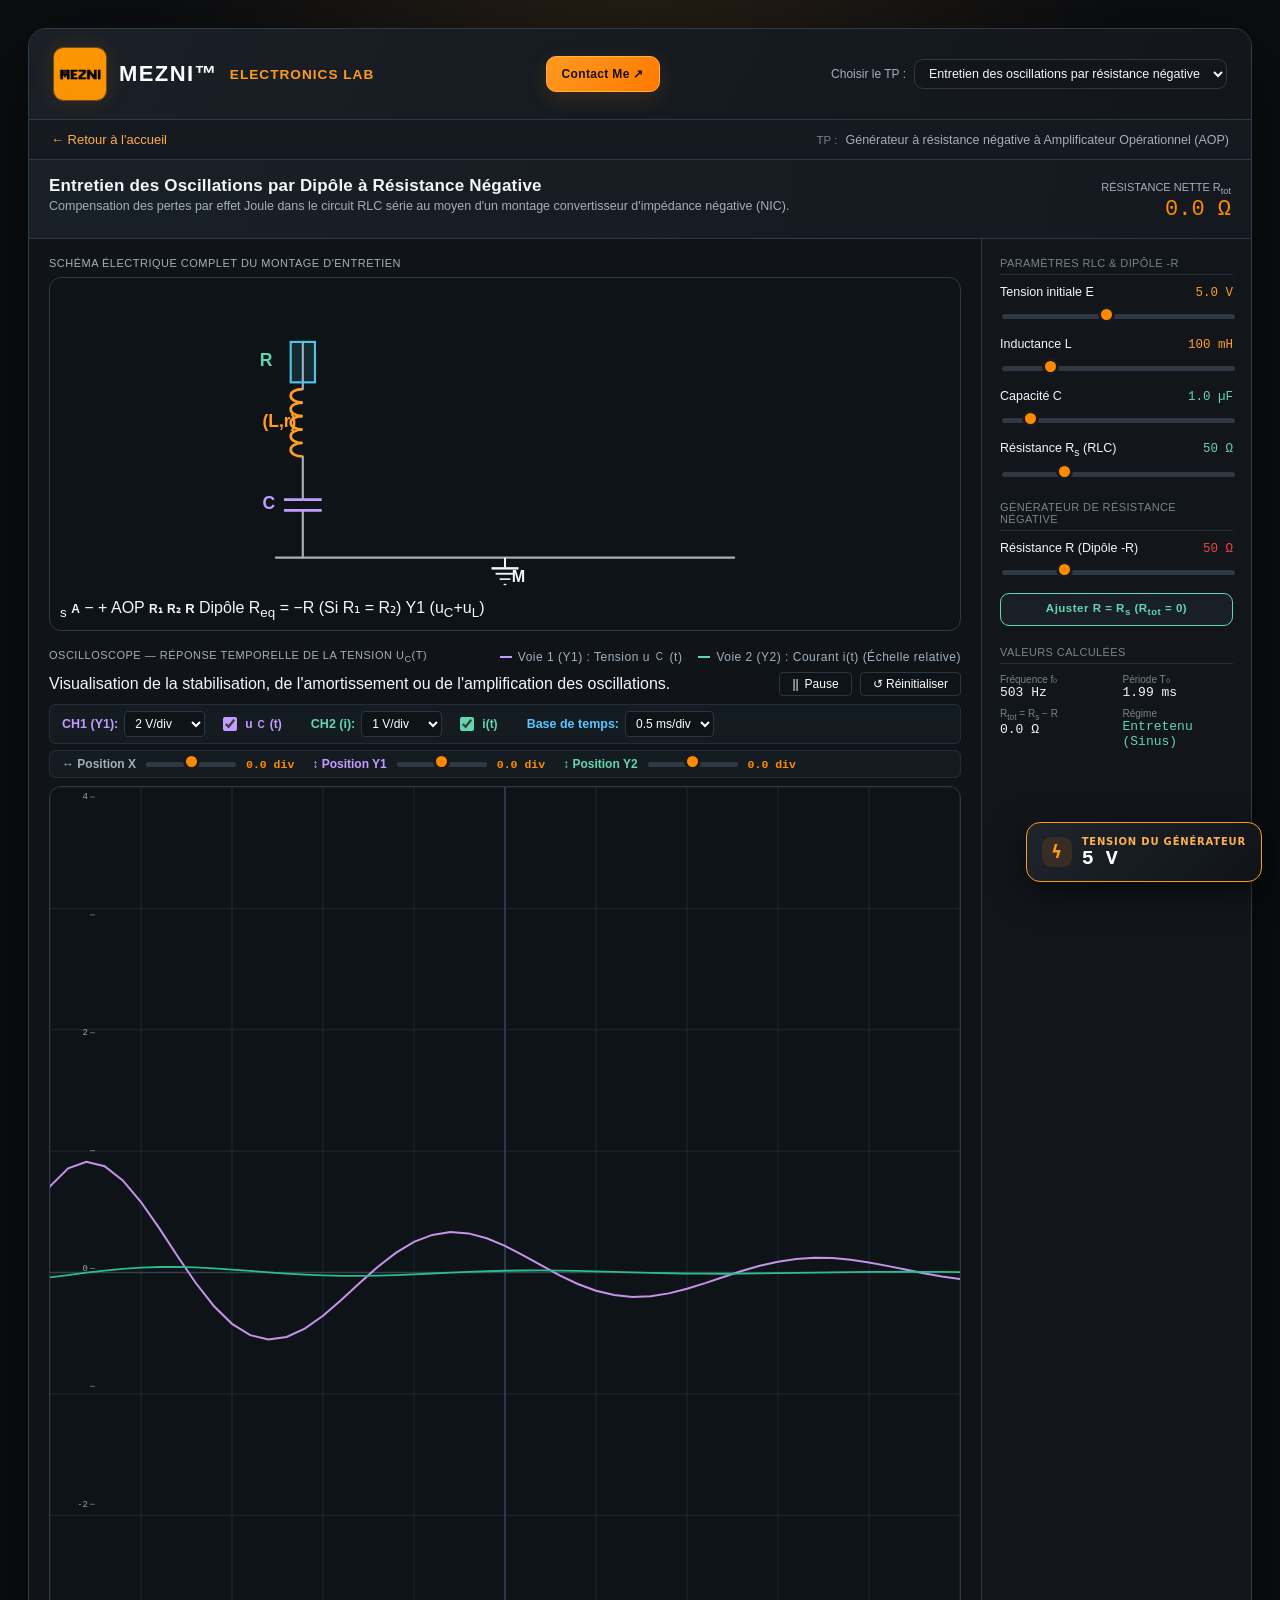
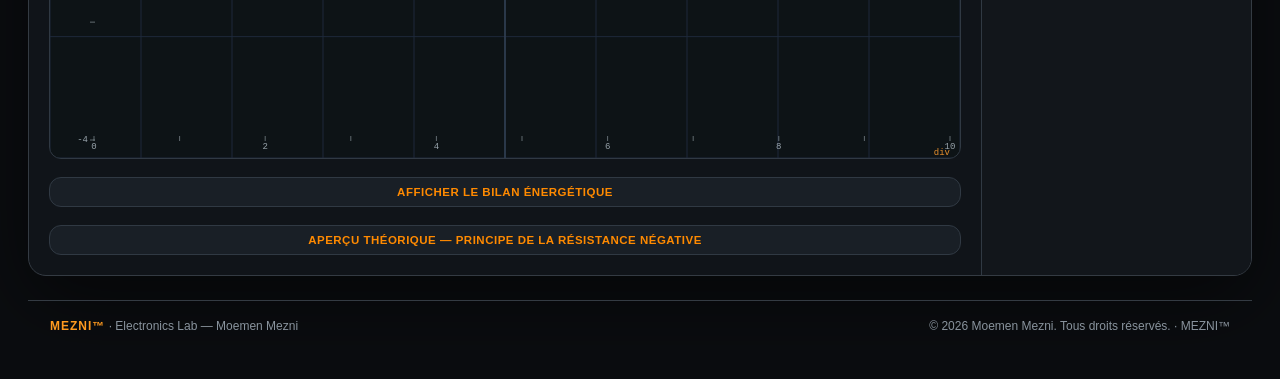
<file: dip_aop.html>
<!DOCTYPE html>
<html lang="fr">
<head>
<meta charset="UTF-8">
<meta name="viewport" content="width=device-width, initial-scale=1, viewport-fit=cover">
<meta name="theme-color" content="#11161a">
<title>Entretien des Oscillations - Dipôle à Résistance Négative | MEZNI Electronics Lab</title>
<style>
  :root{
    --bg: #11161a;
    --panel: #161d22;
    --panel-alt: #1c242a;
    --line: #2a353c;
    --line-soft: #202a30;
    --text: #dbe4e8;
    --text-dim: #7c8a92;
    --text-faint: #52616a;
    --in-color: #e5a93b;
    --out-color: #2bbd8e;
    --ur-color: #c792ea;
    --time-color: #38bdf8;
    --energy-e: #38bdf8;
    --energy-m: #f59e0b;
    --energy-tot: #ef4444;
    --accent: #4fc3e8;
    --font-mono: ui-monospace, "SF Mono", "Cascadia Mono", "Roboto Mono", Consolas, monospace;
    --font-sans: -apple-system, "Segoe UI", Roboto, Helvetica, Arial, sans-serif;
    --radius: 4px;
  }
  * { box-sizing: border-box; }
  html, body {
    margin: 0; padding: 0;
    background: var(--bg);
    color: var(--text);
    font-family: var(--font-sans);
  }
  body { padding: 18px; }
  .rig {
    max-width: 1180px;
    margin: 0 auto;
    border: 1px solid var(--line);
    border-radius: 6px;
    background: linear-gradient(180deg, var(--panel), var(--bg) 140%);
    overflow: hidden;
  }

  .site-header {
    padding: 14px 20px 12px;
    border-bottom: 1px solid var(--line);
    background: var(--panel-alt);
    text-align: center;
  }
  .site-header .site-title {
    margin: 0 0 10px;
    font-size: 19px;
    font-weight: 700;
    letter-spacing: 0.5px;
    color: var(--accent);
  }
  .page-switcher {
    display: inline-flex;
    align-items: center;
    gap: 8px;
  }
  .page-switcher label {
    font-size: 12px;
    color: var(--text-dim);
  }
  .page-switcher select {
    background: var(--panel);
    color: var(--text);
    border: 1px solid var(--line);
    border-radius: var(--radius);
    padding: 6px 10px;
    font-size: 12.5px;
    font-family: var(--font-sans);
    cursor: pointer;
    outline: none;
  }

  .topbar {
    display: flex;
    align-items: center;
    justify-content: space-between;
    flex-wrap: wrap;
    gap: 8px 16px;
    padding: 8px 20px;
    border-bottom: 1px solid var(--line);
    background: var(--panel-alt);
  }
  .topbar a { color: var(--text-dim); text-decoration: none; font-size: 13px; }
  .topbar a:hover { color: var(--accent); }
  .topbar .regime-picker { display: flex; align-items: center; gap: 8px; }
  .topbar .regime-picker label { color: var(--text-faint); font-size: 11.5px; }

  .plate {
    display: flex;
    align-items: baseline;
    justify-content: space-between;
    flex-wrap: wrap;
    gap: 8px 24px;
    padding: 16px 20px;
    border-bottom: 1px solid var(--line);
    background: var(--panel-alt);
  }
  .plate h1 { margin: 0; font-size: 17px; font-weight: 600; }
  .plate .sub { color: var(--text-dim); font-size: 12.5px; margin-top: 3px; }
  .fc-readout { text-align: right; line-height: 1.15; }
  .fc-readout .label { color: var(--text-dim); font-size: 11px; }
  .fc-readout .value { font-family: var(--font-mono); font-size: 22px; color: var(--accent); }

  .layout { display: grid; grid-template-columns: 1fr 270px; }
  @media (max-width: 820px) {
    .layout { grid-template-columns: 1fr; }
    .controls { border-left: none; border-top: 1px solid var(--line); order: 2; }
    .scopes { order: 1; }
  }

  .controls { border-left: 1px solid var(--line); padding: 18px 18px 22px; background: var(--panel); }
  .section-title {
    font-size: 11px; color: var(--text-faint); letter-spacing: 0.4px;
    margin: 20px 0 10px; padding-bottom: 5px; border-bottom: 1px solid var(--line-soft);
  }
  .section-title:first-child { margin-top: 0; }

  .ctrl { margin-bottom: 14px; }
  .ctrl-row { display: flex; justify-content: space-between; align-items: baseline; margin-bottom: 5px; }
  .ctrl-row .name { font-size: 12.5px; color: var(--text); }
  .ctrl-row .val { font-family: var(--font-mono); font-size: 12.5px; color: var(--out-color); }
  .ctrl-row .val.in-tone { color: var(--in-color); }
  .ctrl-row .val.speed-tone { color: var(--time-color); }

  input[type=range] {
    -webkit-appearance: none; width: 100%; height: 3px;
    background: var(--line); border-radius: 2px; outline: none;
  }
  input[type=range]::-webkit-slider-thumb {
    -webkit-appearance: none; width: 14px; height: 14px; border-radius: 50%;
    background: var(--accent); border: 2px solid #0d1215; cursor: pointer; margin-top: -5px;
  }
  input[type=range]::-moz-range-thumb {
    width: 14px; height: 14px; border-radius: 50%;
    background: var(--accent); border: 2px solid #0d1215; cursor: pointer;
  }

  .readout-grid { display: grid; grid-template-columns: 1fr 1fr; gap: 8px 12px; margin-top: 4px; }
  .readout-grid .item .k { font-size: 10px; color: var(--text-faint); }
  .readout-grid .item .v { font-family: var(--font-mono); font-size: 13px; color: var(--text); }

  .scopes { padding: 18px 20px 20px; display: flex; flex-direction: column; gap: 18px; }

  .oscillo-panel { background-color: transparent; width: 100%; position: relative; }
  .oscillo-header { display: flex; justify-content: space-between; align-items: center; font-size: 11px; letter-spacing: 0.5px; margin-bottom: 8px; flex-wrap: wrap; gap: 6px; }
  .oscillo-title { text-transform: uppercase; color: var(--text-dim); }
  .oscillo-legend { display: flex; gap: 16px; font-size: 12px; }
  .legend-item { display: flex; align-items: center; gap: 6px; color: #a0b0c0; transition: opacity 0.2s; }
  .color-dot { width: 12px; height: 2px; display: inline-block; }
  .color-dot.purple { background-color: var(--ur-color); }
  .color-dot.green { background-color: var(--out-color); }
  .color-dot.orange { background-color: var(--in-color); }
  .color-dot.blue { background-color: var(--energy-e); }
  .color-dot.yellow { background-color: var(--energy-m); }
  .color-dot.red { background-color: var(--energy-tot); }
  .legend-item.dim { opacity: 0.35; }

  .oscillo-toolbar {
    background-color: #141c22; border: 1px solid #232d39; border-radius: 6px;
    padding: 6px 12px; display: flex; align-items: center; gap: 10px 14px; flex-wrap: wrap; margin-bottom: 6px;
  }
  .position-toolbar {
    background-color: #141c22; border: 1px solid #232d39; border-radius: 6px;
    padding: 6px 12px; display: flex; align-items: center; gap: 18px; flex-wrap: wrap; margin-bottom: 8px;
  }
  .control-group { display: flex; align-items: center; gap: 6px; font-size: 12.5px; font-weight: 600; }
  .pos-group { display: flex; align-items: center; gap: 8px; font-size: 12px; font-weight: 600; color: var(--text-dim); }
  .pos-group input[type=range] { width: 90px; }
  .pos-group .pv { font-family: var(--font-mono); font-size: 11.5px; color: var(--accent); min-width: 34px; }

  .label-ch1 { color: var(--ur-color); }
  .label-ch2 { color: var(--out-color); }
  .label-ch3 { color: var(--in-color); }
  .label-time { color: var(--time-color); }

  .toolbar-check { display: flex; align-items: center; gap: 5px; font-size: 12px; font-weight: 600; cursor: pointer; user-select: none; }
  .toolbar-check input { width: 14px; height: 14px; cursor: pointer; }
  .toolbar-check.ch1 { color: var(--ur-color); }
  .toolbar-check.ch1 input { accent-color: var(--ur-color); }
  .toolbar-check.ch2 { color: var(--out-color); }
  .toolbar-check.ch2 input { accent-color: var(--out-color); }
  .toolbar-check.ch3 { color: var(--in-color); }
  .toolbar-check.ch3 input { accent-color: var(--in-color); }
  .toolbar-check.ee { color: var(--energy-e); }
  .toolbar-check.ee input { accent-color: var(--energy-e); }
  .toolbar-check.em { color: var(--energy-m); }
  .toolbar-check.em input { accent-color: var(--energy-m); }
  .toolbar-check.etot { color: var(--energy-tot); }
  .toolbar-check.etot input { accent-color: var(--energy-tot); }

  .oscillo-toolbar select {
    background-color: #0e1318; color: #ffffff; border: 1px solid #2a3644; border-radius: 4px;
    padding: 4px 6px; font-size: 12px; outline: none; cursor: pointer;
  }

  .btn-inv {
    background-color: #0e1318; border: 1px solid #2a3644; border-radius: 4px;
    padding: 3px 8px; font-size: 11.5px; font-weight: 600; cursor: pointer; transition: all 0.2s;
  }
  .btn-inv.ch1-btn { color: var(--ur-color); }
  .btn-inv.ch1-btn.active { background-color: var(--ur-color); color: #0b1114; border-color: var(--ur-color); }
  .btn-inv.ch2-btn { color: var(--out-color); }
  .btn-inv.ch2-btn.active { background-color: var(--out-color); color: #0b1114; border-color: var(--out-color); }
  .btn-inv.ch3-btn { color: var(--in-color); }
  .btn-inv.ch3-btn.active { background-color: var(--in-color); color: #0b1114; border-color: var(--in-color); }

  .btn-pause, .btn-reset {
    background-color: #0e1318; color: #ffffff; border: 1px solid #2a3644; border-radius: 4px;
    padding: 4px 12px; font-size: 12px; cursor: pointer; display: flex; align-items: center; gap: 6px;
    transition: background-color 0.2s;
  }
  .btn-pause:hover, .btn-reset:hover { background-color: #232d39; }

  .top-screen-bar {
    display: flex; justify-content: space-between; align-items: center;
    margin-bottom: 8px; gap: 10px; flex-wrap: wrap;
  }
  .top-buttons { display: flex; align-items: center; gap: 8px; }

  .canvas-wrapper { position: relative; width: 100%; }
  canvas { display: block; width: 100%; border: 1px solid var(--line); border-radius: var(--radius); background: #0d1316; }

  .scope-tooltip {
    position: absolute; pointer-events: none; background: rgba(14, 20, 26, 0.92);
    border: 1px solid var(--accent); border-radius: 4px; padding: 6px 10px;
    font-family: var(--font-mono); font-size: 11px; color: var(--text);
    box-shadow: 0 4px 12px rgba(0,0,0,0.5); display: none; z-index: 10; line-height: 1.4; white-space: nowrap;
  }

  .montage-row { display: flex; gap: 12px; align-items: stretch; }
  @media (max-width: 700px) { .montage-row { flex-direction: column; } }
  
  .schematic-wrap { border: 1px solid var(--line); border-radius: var(--radius); background: #0d1316; padding: 10px; }
  .schematic-wrap svg { display: block; width: 100%; max-height: 310px; height: auto; margin: 0 auto; }
  
  .sch-wire   { stroke: var(--text-dim); stroke-width: 1.6; fill: none; stroke-linecap: round; stroke-linejoin: round; }
  .sch-comp   { stroke: #4fc3e8; stroke-width: 1.6; fill: rgba(79,195,232,0.12); }
  .sch-node   { fill: var(--text); }
  .sch-label  { fill: var(--text); font-size: 12px; font-weight: 600; }
  .sch-label.r  { fill: var(--out-color); font-size: 13px; font-weight: bold; }
  .sch-label.c  { fill: var(--ur-color); font-size: 13px; font-weight: bold; }
  .sch-label.l  { fill: var(--in-color); font-size: 13px; font-weight: bold; }
  .sch-label.rn { fill: #ef4444; font-size: 13px; font-weight: bold; }

  .energy-card-grid {
    display: grid; grid-template-columns: repeat(3, 1fr); gap: 10px; margin-bottom: 10px;
  }
  @media (max-width: 600px) { .energy-card-grid { grid-template-columns: 1fr; } }
  .energy-stat {
    background: #141c22; border: 1px solid var(--line); border-radius: var(--radius);
    padding: 8px 12px; text-align: center;
  }
  .energy-stat .lbl { font-size: 11px; color: var(--text-dim); }
  .energy-stat .val { font-family: var(--font-mono); font-size: 15px; font-weight: bold; margin-top: 2px; }

  .btn-theory-toggle {
    width: 100%; padding: 8px 12px; font-size: 11.5px; font-weight: 600; letter-spacing: 0.5px;
    color: var(--accent); background: var(--panel-alt); border: 1px solid var(--line);
    border-radius: var(--radius); cursor: pointer; transition: all 0.2s ease;
  }
  .btn-theory-toggle:hover { background: var(--line); border-color: var(--accent); }
  .theory-container.hidden { display: none; }
  .oscillo-panel.panel-collapsed { display: none; }
  .theory-grid { display: grid; grid-template-columns: 1fr 1fr; gap: 18px; }
  @media (max-width: 760px) { .theory-grid { grid-template-columns: 1fr; } }
  .theory-card {
    border: 1px solid var(--line); border-radius: var(--radius); background: #0d1316;
    padding: 12px 14px; font-size: 12px; line-height: 1.4; color: var(--text-dim);
  }
  .theory-card h3 { margin: 0 0 6px; font-size: 12.5px; color: var(--accent); }
  .theory-card p { margin: 3px 0; }
  .formula {
    font-family: var(--font-mono); color: var(--text); background: var(--panel-alt);
    padding: 3px 6px; border-radius: 3px; display: inline-block; margin: 3px 0;
  }
  .theory-wide { grid-column: 1 / -1; }
  .theory-card ul { margin: 4px 0 6px; padding-left: 18px; }
  .theory-card li { margin: 2px 0; }
  .theory-card b { color: var(--text); }
  .theory-card .live {
    margin-top: 8px; padding: 6px 8px; border-left: 2px solid var(--accent);
    background: var(--panel-alt); font-family: var(--font-mono); font-size: 11.5px; color: var(--text);
  }

  /* ===== Optimisation mobile ===== */
  html { -webkit-text-size-adjust: 100%; }
  .slider-line { display: block; }
  .step-btn { display: none; }
  .theory-card { overflow-x: auto; }
  @media (hover: none) { .btn-pause small { display: none; } }
  @media (max-width: 820px) {
    body { padding: max(8px, env(safe-area-inset-top)) max(8px, env(safe-area-inset-right)) max(8px, env(safe-area-inset-bottom)) max(8px, env(safe-area-inset-left)); }
    .rig { border-radius: 8px; }
    .site-header { padding: 10px 12px; text-align: left; }
    .site-header .site-title { font-size: 15px; line-height: 1.3; margin-bottom: 8px; }
    .page-switcher { display: flex; flex-direction: column; align-items: stretch; gap: 4px; }
    .page-switcher select { font-size: 16px; min-height: 42px; width: 100%; }
    .topbar { padding: 4px 12px; }
    .topbar a { padding: 8px 0; }
    .plate { padding: 12px; align-items: flex-start; }
    .plate h1 { font-size: 15px; }
    .fc-readout { text-align: left; }
    .layout { display: flex; flex-direction: column; gap: 14px; padding: 12px; }
    .controls { border: 1px solid var(--line); border-radius: 6px; padding: 14px; }
    input[type=range] { height: 6px; margin: 12px 0; }
    input[type=range]::-webkit-slider-thumb { width: 28px; height: 28px; margin-top: -11px; }
    input[type=range]::-moz-range-thumb { width: 28px; height: 28px; }
    .slider-line { display: flex; align-items: center; gap: 12px; }
    .slider-line input { flex: 1; min-width: 0; }
    .step-btn { display: inline-flex; align-items: center; justify-content: center; flex: none; width: 40px; height: 40px;
      font-size: 20px; line-height: 1; color: var(--text); background: #0e1318; border: 1px solid #2a3644; border-radius: 6px; cursor: pointer; }
    .step-btn:active { background: #232d39; border-color: var(--accent); }
    .ctrl-row .name, .ctrl-row .val { font-size: 14px; }
    .readout-grid .item .k { font-size: 11px; }
    .readout-grid .item .v { font-size: 13px; }
    .signature { margin-top: 4px; padding: 0 12px 14px; font-size: 11px; line-height: 1.4; }
    .scopes { display: contents; }
    .scopes > .scope-block { order: 1; }
    .scopes > .oscillo-panel { order: 2; }
    .controls { order: 3; }
    #toggleEnergyBtn { order: 4; }
    #energyPanel { order: 5; }
    #toggleTheoryBtn { order: 6; }
    #theoryContainer { order: 7; }
    .layout > .signature { order: 8; }
    .oscillo-legend { flex-wrap: wrap; gap: 6px 12px; }
    .top-screen-bar { flex-direction: column; align-items: stretch; }
    .top-buttons { display: grid; grid-template-columns: 1fr 1fr; }
    .btn-pause, .btn-reset { min-height: 44px; justify-content: center; text-align: center; font-size: 13px; }
    .oscillo-toolbar { display: grid; grid-template-columns: minmax(0, 1.3fr) minmax(0, 1fr); gap: 8px 10px; padding: 8px 10px; align-items: center; }
    .oscillo-toolbar > * { min-width: 0; }
    .oscillo-toolbar .control-group { margin-left: 0 !important; display: flex; flex-direction: column; align-items: stretch; gap: 3px; }
    .oscillo-toolbar .control-group:last-child { grid-column: 1 / -1; }
    .oscillo-toolbar .control-group label { font-size: 11px; }
    .oscillo-toolbar select { font-size: 16px; min-height: 40px; width: 100%; }
    .toolbar-check { min-height: 40px; font-size: 13px; }
    .toolbar-check input { width: 20px; height: 20px; }
    .position-toolbar { display: grid; grid-template-columns: 1fr; gap: 6px; padding: 8px 10px; }
    .pos-group { display: grid; grid-template-columns: 112px minmax(0, 1fr) 58px; gap: 8px; white-space: nowrap; }
    .pos-group input[type=range] { width: 100%; margin: 8px 0; }
    .pos-group .pv { text-align: right; }
    .energy-card-grid { grid-template-columns: 1fr; gap: 8px; }
    .energy-stat { display: flex; justify-content: space-between; align-items: center; text-align: left; }
    #autoMatchBtn { min-height: 44px; font-size: 13px; }
    .btn-theory-toggle { padding: 12px; font-size: 12px; line-height: 1.4; }
    .theory-grid { gap: 12px; }
    .theory-card { padding: 10px 12px; }
  }
</style>
<link rel="stylesheet" href="assets/mezni-theme.css">
<link rel="icon" href="assets/favicon.svg" type="image/svg+xml">
</head>
<body>

<div class="rig">
  <div class="site-header">
    <h1 class="site-title"><img class="mezni-header-logo" src="assets/mezni-logo-original.jpg" alt="MEZNI logo"> MEZNI™ <span style="color:#ff9a1f;font-size:.62em;font-weight:600;letter-spacing:1px">ELECTRONICS LAB</span></h1>
    <a class="mezni-contact" href="https://moemenmezni.github.io/Mezni-portfolio/" target="_blank" rel="noopener noreferrer" aria-label="Contact Moemen Mezni">Contact Me ↗</a>
    <div class="page-switcher">
      <label for="pageSwitch">Choisir le TP :</label>
      <select id="pageSwitch" onchange="if(this.value) window.location.href=this.value;">   
        <option value="oscillations_libres.html">Oscillations libres amorties et non amorties</option>
        <option value="oscillations_forcees.html">Oscillations forcées en régime sinusoïdal</option>
        <option value="resistance_negative.html" selected>Entretien des oscillations par résistance négative</option>
      </select>
    </div>
  </div>

  <div class="topbar">
    <a href="index.html">← Retour à l'accueil</a>
    <div class="regime-picker">
      <label>TP :</label>
      <span style="color:var(--text-dim); font-size:12.5px;">Générateur à résistance négative à Amplificateur Opérationnel (AOP)</span>
    </div>
  </div>

  <div class="plate">
    <div>
      <h1>Entretien des Oscillations par Dipôle à Résistance Négative</h1>
      <div class="sub">Compensation des pertes par effet Joule dans le circuit RLC série au moyen d'un montage convertisseur d'impédance négative (NIC).</div>
    </div>
    <div class="fc-readout">
      <div class="label">RÉSISTANCE NETTE R<sub>tot</sub></div>
      <div class="value" id="rtotHeaderValue">0.0 Ω</div>
    </div>
  </div>

  <div class="layout">

    <div class="scopes">

      <!-- MONTAGE SCHÉMATIQUE DU DIPÔLE A RÉSISTANCE NÉGATIVE -->
      <div class="scope-block">
        <div class="oscillo-header"><span class="oscillo-title">SCHÉMA ÉLECTRIQUE COMPLET DU MONTAGE D'ENTRETIEN</span></div>
        <div class="montage-row">
          <div class="schematic-wrap" style="flex:1;">
            <svg viewBox="0 0 380 230" xmlns="http://www.w3.org/2000/svg">
              <!-- Masse M de référence -->
              <path d="M 20,200 L 360,200" class="sch-wire"/>
              <path d="M 190,200 L 190,208" stroke="var(--text)" stroke-width="1.5"/>
              <line x1="180" y1="208" x2="200" y2="208" stroke="var(--text)" stroke-width="1.8"/>
              <line x1="183" y1="212" x2="197" y2="212" stroke="var(--text)" stroke-width="1.4"/>
              <line x1="186" y1="216" x2="194" y2="216" stroke="var(--text)" stroke-width="1.2"/>
              <line x1="189" y1="220" x2="191" y2="220" stroke="var(--text)" stroke-width="1.0"/>
              <text x="195" y="218" class="sch-label">M</text>

              <!-- CIRCUIT RLC SÉRIE (Partie Gauche) -->
              <path d="M 40,200 L 40,165" class="sch-wire"/>
              <!-- Condensateur C -->
              <line x1="26" y1="165" x2="54" y2="165" stroke="var(--ur-color)" stroke-width="2"/>
              <line x1="26" y1="157" x2="54" y2="157" stroke="var(--ur-color)" stroke-width="2"/>
              <text x="10" y="164" class="sch-label c">C</text>
              <path d="M 40,157 L 40,125" class="sch-wire"/>

              <!-- Bobine (L, r) -->
              <path d="M 40,125 C 28,125 28,115 40,115 C 28,115 28,105 40,105 C 28,105 28,95 40,95 C 28,95 28,85 40,85 C 28,85 28,75 40,75" stroke="var(--in-color)" stroke-width="2" fill="none"/>
              <text x="10" y="103" class="sch-label l">(L,r)</text>
              <path d="M 40,75 L 40,40" class="sch-wire"/>

              <!-- Résistance de perte série Rs -->
              <rect x="31" y="40" width="18" height="30" class="sch-comp"/>
              <text x="8" y="58" class="sch-label r">R<sub>s</sub></text>
              <path d="M 40,40 L 40,25 L 130,25" class="sch-wire"/>

              <!-- Point A d'interconnexion -->
              <circle cx="130" cy="25" r="3" class="sch-node"/>
              <text x="125" y="15" class="sch-label" fill="var(--accent)">A</text>

              <!-- DIPÔLE À RÉSISTANCE NÉGATIVE - AOP + R1 + R2 + R (Partie Droite) -->
              <path d="M 130,25 L 210,25 L 210,55" class="sch-wire"/>
              
              <!-- Triangle AOP -->
              <polygon points="200,55 260,85 200,115" fill="rgba(79,195,232,0.08)" stroke="var(--accent)" stroke-width="2"/>
              <text x="207" y="73" font-size="14" font-weight="bold" fill="var(--text)">−</text>
              <text x="206" y="104" font-size="14" font-weight="bold" fill="var(--text)">+</text>
              <text x="220" y="88" font-size="11" font-weight="bold" fill="var(--accent)">AOP</text>

              <!-- Entrée Non-Inverseuse (+ à 200,100) connectée au Point A -->
              <path d="M 130,25 L 130,100 L 200,100" class="sch-wire"/>

              <!-- Entrée Inverseuse (- à 200,70) connectée à R1 et R2 -->
              <path d="M 200,70 L 170,70" class="sch-wire"/>
              <circle cx="170" cy="70" r="2.5" class="sch-node"/>

              <!-- Résistance R1 vers Masse -->
              <path d="M 170,70 L 170,110" class="sch-wire"/>
              <rect x="161" y="110" width="18" height="35" class="sch-comp"/>
              <text x="138" y="132" class="sch-label">R₁</text>
              <path d="M 170,145 L 170,200" class="sch-wire"/>

              <!-- Résistance de Contre-Réaction R2 vers Sortie -->
              <path d="M 170,70 L 170,40 L 290,40 L 290,85 L 260,85" class="sch-wire"/>
              <rect x="210" y="31" width="35" height="18" class="sch-comp"/>
              <text x="222" y="24" class="sch-label">R₂</text>

              <!-- Résistance Variable R du dipôle NIC -->
              <path d="M 130,25 L 130,165 L 290,165 L 290,85" class="sch-wire"/>
              <rect x="190" y="156" width="40" height="18" class="sch-comp" stroke="#ef4444"/>
              <!-- Flèche variabilité R -->
              <path d="M 195,182 L 225,148" stroke="#ef4444" stroke-width="1.5"/>
              <path d="M 220,148 L 227,146 L 224,153" fill="#ef4444"/>
              <text x="202" y="192" class="sch-label rn">R</text>

              <!-- Légende Résistance Négative (Boîte virtuelle) -->
              <rect x="115" y="8" width="195" height="190" fill="none" stroke="#ef4444" stroke-width="1" stroke-dasharray="4 4" rx="6"/>
              <text x="215" y="198" font-size="10" font-weight="bold" fill="#ef4444" text-anchor="middle">Dipôle R<sub>eq</sub> = −R (Si R₁ = R₂)</text>

              <!-- Mesures Voies Y1 et Y2 -->
              <path d="M 130,25 L 130,5" class="sch-wire"/>
              <circle cx="130" cy="5" r="2.5" fill="var(--ur-color)"/>
              <text x="140" y="10" font-size="12" font-weight="bold" fill="var(--ur-color)">Y1 (u<sub>C</sub>+u<sub>L</sub>)</text>
            </svg>
          </div>
        </div>
      </div>

      <!-- OSCILLOSCOPE TENSIONS -->
      <div class="oscillo-panel">
        <div class="oscillo-header">
          <span class="oscillo-title">OSCILLOSCOPE — RÉPONSE TEMPORELLE DE LA TENSION u<sub>C</sub>(t)</span>
          <div class="oscillo-legend">
            <span class="legend-item" id="legendCh1"><span class="color-dot purple"></span>Voie 1 (Y1) : Tension u<sub>C</sub>(t)</span>
            <span class="legend-item" id="legendCh2"><span class="color-dot green"></span>Voie 2 (Y2) : Courant i(t) (Échelle relative)</span>
          </div>
        </div>

        <div class="top-screen-bar">
          <div class="ctrl-hint" style="margin-bottom:0;">Visualisation de la stabilisation, de l'amortissement ou de l'amplification des oscillations.</div>
          <div class="top-buttons">
            <button id="playPauseBtn" class="btn-pause"><span class="pause-icon">||</span> Pause</button>
            <button id="resetBtn" class="btn-reset">↺ Réinitialiser</button>
          </div>
        </div>

        <!-- Toolbar Oscilloscope -->
        <div class="oscillo-toolbar">
          <div class="control-group">
            <label class="label-ch1">CH1 (Y1):</label>
            <select id="v1SensSelect">
              <option value="0.5">0.5 V/div</option>
              <option value="1">1 V/div</option>
              <option value="2" selected>2 V/div</option>
              <option value="5">5 V/div</option>
            </select>
          </div>
          <label class="toolbar-check ch1"><input type="checkbox" id="showChan1Check" checked> u<sub>C</sub>(t)</label>

          <div class="control-group" style="margin-left: 15px;">
            <label class="label-ch2">CH2 (i):</label>
            <select id="v2SensSelect">
              <option value="0.5">0.5 V/div</option>
              <option value="1" selected>1 V/div</option>
              <option value="2">2 V/div</option>
            </select>
          </div>
          <label class="toolbar-check ch2"><input type="checkbox" id="showChan2Check" checked> i(t)</label>

          <div class="control-group" style="margin-left: 15px;">
            <label class="label-time">Base de temps:</label>
            <select id="hSensSelect">
              <option value="0.0002">0.2 ms/div</option>
              <option value="0.0005" selected>0.5 ms/div</option>
              <option value="0.001">1 ms/div</option>
              <option value="0.002">2 ms/div</option>
            </select>
          </div>
        </div>

        <!-- Position Toolbar -->
        <div class="position-toolbar">
          <div class="pos-group">↔ Position X<input type="range" id="posXSlider" min="-5" max="5" step="0.5" value="0"><span class="pv" id="posXVal">0.0 div</span></div>
          <div class="pos-group" style="color:var(--ur-color)">↕ Position Y1<input type="range" id="posY1Slider" min="-4" max="4" step="0.5" value="0"><span class="pv" id="posY1Val">0.0 div</span></div>
          <div class="pos-group" style="color:var(--out-color)">↕ Position Y2<input type="range" id="posY2Slider" min="-4" max="4" step="0.5" value="0"><span class="pv" id="posY2Val">0.0 div</span></div>
        </div>

        <div class="canvas-wrapper">
          <canvas id="scopeCanvas" height="320"></canvas>
          <div id="scopeTooltip" class="scope-tooltip"></div>
        </div>
      </div>

      <!-- VISUALISATION DES ÉNERGIES -->
      <button id="toggleEnergyBtn" class="btn-theory-toggle" aria-expanded="false" aria-controls="energyPanel">AFFICHER LE BILAN ÉNERGÉTIQUE</button>
      <div class="oscillo-panel panel-collapsed" id="energyPanel">
        <div class="oscillo-header">
          <span class="oscillo-title">BILAN ÉNERGÉTIQUE — COMPENSATION DE L'EFFET JOULE</span>
          <div class="oscillo-legend">
            <span class="legend-item"><span class="color-dot blue"></span>Électrique E<sub>e</sub></span>
            <span class="legend-item"><span class="color-dot yellow"></span>Magnétique E<sub>m</sub></span>
            <span class="legend-item"><span class="color-dot red"></span>Totale E<sub>tot</sub></span>
          </div>
        </div>

        <div class="energy-card-grid">
          <div class="energy-stat" style="border-top: 3px solid var(--energy-e);">
            <div class="lbl">Énergie Électrique E<sub>e</sub></div>
            <div class="val" id="eeValNow" style="color: var(--energy-e);">0.00 µJ</div>
          </div>
          <div class="energy-stat" style="border-top: 3px solid var(--energy-m);">
            <div class="lbl">Énergie Magnétique E<sub>m</sub></div>
            <div class="val" id="emValNow" style="color: var(--energy-m);">0.00 µJ</div>
          </div>
          <div class="energy-stat" style="border-top: 3px solid var(--energy-tot);">
            <div class="lbl">Énergie Totale E<sub>tot</sub></div>
            <div class="val" id="etotValNow" style="color: var(--energy-tot);">0.00 µJ</div>
          </div>
        </div>

        <div class="canvas-wrapper">
          <canvas id="energyCanvas" height="220"></canvas>
        </div>
      </div>

      <button id="toggleTheoryBtn" class="btn-theory-toggle">APERÇU THÉORIQUE — PRINCIPE DE LA RÉSISTANCE NÉGATIVE</button>

      <div id="theoryContainer" class="theory-container hidden">
        <div class="theory-grid">

          <div class="theory-card theory-wide">
            <h3>Entretien des Oscillations dans un Circuit RLC par Résistance Négative</h3>
            <p>Dans un circuit RLC réel, l'énergie subit une dissipation continue par effet Joule à travers la résistance totale R<sub>s</sub> = r + R<sub>0</sub>. Pour entretenir des oscillations sinusoïdales permanentes d'amplitude constante, on insère en série un dipôle actif fournissant une résistance négative -R compensant exactement R<sub>s</sub>.</p>
          </div>

          <div class="theory-card">
            <h3>1. Montages NIC (Convertisseur d'Impédance Négative)</h3>
            <p>En considérant l'AOP en régime linéaire (V<sub>+</sub> = V<sub>−</sub>) et R₁ = R₂ :</p>
            <div class="formula">i = (u<sub>A</sub> − u<sub>S</sub>) / R  et  u<sub>S</sub> = 2 · u<sub>A</sub></div>
            <p>D'où la relation tension-courant du dipôle :</p>
            <div class="formula">u<sub>A</sub> / i = −R  ⇒  R<sub>eq</sub> = −R</div>
          </div>

          <div class="theory-card">
            <h3>2. Équation Différentielle Globale</h3>
            <p>Loi des mailles du circuit bouclé :</p>
            <div class="formula">u<sub>C</sub> + u<sub>L,r</sub> + u<sub>Rs</sub> + u<sub>dipôle</sub> = 0</div>
            <div class="formula">L C · d²u<sub>C</sub>/dt² + (R<sub>s</sub> − R) C · du<sub>C</sub>/dt + u<sub>C</sub> = 0</div>
            <p>La résistance équivalente totale devient : <span class="formula">R<sub>tot</sub> = R<sub>s</sub> − R</span></p>
          </div>

          <div class="theory-card">
            <h3>3. Les 3 Cas de Fonctionnement</h3>
            <ul>
              <li><b>R &lt; R<sub>s</sub> (R<sub>tot</sub> &gt; 0) :</b> Amortissement. L'énergie dissipée l'emporte. Oscillations étouffées.</li>
              <li><b>R = R<sub>s</sub> (R<sub>tot</sub> = 0) :</b> Entretien parfait. Oscillations sinusoïdales pures de fréquence propre <span class="formula">f₀ = 1 / (2π√(LC))</span>.</li>
              <li><b>R &gt; R<sub>s</sub> (R<sub>tot</sub> &lt; 0) :</b> Amplification. Les oscillations grandissent jusqu'à la saturation de l'AOP (±V<sub>sat</sub>).</li>
            </ul>
          </div>

          <div class="theory-card">
            <h3>4. Bilan Énergétique</h3>
            <p>Variation de l'énergie totale du circuit :</p>
            <div class="formula">dE<sub>tot</sub>/dt = −(R<sub>s</sub> − R) · i²</div>
            <p>Lorsque R = R<sub>s</sub>, dE<sub>tot</sub>/dt = 0 : la puissance fournie par le montage à AOP équivaut rigoureusement à la puissance thermique dissipée par effet Joule dans le circuit.</p>
          </div>

        </div>
      </div>

    </div>

    <!-- PANNEAU DE CONTRÔLE A DROITE -->
    <div class="controls">
      <div class="section-title">PARAMÈTRES RLC & DIPÔLE -R</div>

      <!-- Tension initiale E -->
      <div class="ctrl">
        <div class="ctrl-row">
          <span class="name">Tension initiale E</span>
          <span class="val in-tone" id="eVal">5.0 V</span>
        </div>
        <input type="range" id="eSlider" min="1" max="10" step="0.5" value="5">
      </div>

      <!-- Inductance L -->
      <div class="ctrl">
        <div class="ctrl-row">
          <span class="name">Inductance L</span>
          <span class="val in-tone" id="lVal">100 mH</span>
        </div>
        <input type="range" id="lSlider" min="10" max="500" step="10" value="100">
      </div>

      <!-- Capacité C -->
      <div class="ctrl">
        <div class="ctrl-row">
          <span class="name">Capacité C</span>
          <span class="val" id="cVal">1.0 µF</span>
        </div>
        <input type="range" id="cSlider" min="0.1" max="10" step="0.1" value="1.0">
      </div>

      <!-- Résistance interne/série Rs -->
      <div class="ctrl">
        <div class="ctrl-row">
          <span class="name">Résistance R<sub>s</sub> (RLC)</span>
          <span class="val" id="rsVal">50 Ω</span>
        </div>
        <input type="range" id="rsSlider" min="0" max="200" step="5" value="50">
      </div>

      <div class="section-title">GÉNÉRATEUR DE RÉSISTANCE NÉGATIVE</div>

      <!-- Résistance R du montage NIC -->
      <div class="ctrl">
        <div class="ctrl-row">
          <span class="name">Résistance R (Dipôle -R)</span>
          <span class="val" id="rNegVal" style="color:#ef4444;">50 Ω</span>
        </div>
        <input type="range" id="rNegSlider" min="0" max="200" step="1" value="50">
      </div>

      <div class="ctrl">
        <button id="autoMatchBtn" class="btn-theory-toggle" style="color:var(--out-color); border-color:var(--out-color);">Ajuster R = R<sub>s</sub> (R<sub>tot</sub> = 0)</button>
      </div>

      <div class="section-title">VALEURS CALCULÉES</div>
      <div class="readout-grid">
        <div class="item">
          <div class="k">Fréquence f₀</div>
          <div class="v" id="f0Val">503 Hz</div>
        </div>
        <div class="item">
          <div class="k">Période T₀</div>
          <div class="v" id="t0Val">1.99 ms</div>
        </div>
        <div class="item">
          <div class="k">R<sub>tot</sub> = R<sub>s</sub> − R</div>
          <div class="v" id="rtotVal">0.0 Ω</div>
        </div>
        <div class="item">
          <div class="k">Régime</div>
          <div class="v" id="regimeStatus" style="color:var(--out-color);">Entretenu</div>
        </div>
      </div>

    </div>

  </div>
</div>

<script>
  // État de la simulation
  let running = true;
  let t = 0;
  const dt = 0.000005; // Pas de temps de simulation (5 µs)

  // Composants
  let E = 5.0;
  let L = 0.100; // 100 mH
  let C = 1.0e-6; // 1 µF
  let Rs = 50; // Ohms
  let Rneg = 50; // Ohms
  let Vsat = 12.0; // Saturation de l'AOP

  // Variables d'état RLC
  let uc = E;
  let i = 0.0;

  // Réglages d'affichage oscilloscope
  let sensY1 = 2.0; // V/div
  let sensY2 = 1.0; 
  let baseTime = 0.0005; // s/div
  let posX = 0;
  let posY1 = 0;
  let posY2 = 0;

  // Éléments du DOM
  const eSlider = document.getElementById('eSlider');
  const lSlider = document.getElementById('lSlider');
  const cSlider = document.getElementById('cSlider');
  const rsSlider = document.getElementById('rsSlider');
  const rNegSlider = document.getElementById('rNegSlider');

  const eVal = document.getElementById('eVal');
  const lVal = document.getElementById('lVal');
  const cVal = document.getElementById('cVal');
  const rsVal = document.getElementById('rsVal');
  const rNegVal = document.getElementById('rNegVal');

  const f0Val = document.getElementById('f0Val');
  const t0Val = document.getElementById('t0Val');
  const rtotVal = document.getElementById('rtotVal');
  const rtotHeaderValue = document.getElementById('rtotHeaderValue');
  const regimeStatus = document.getElementById('regimeStatus');

  const scopeCanvas = document.getElementById('scopeCanvas');
  const ctxScope = scopeCanvas.getContext('2d');
  const energyCanvas = document.getElementById('energyCanvas');
  const ctxEnergy = energyCanvas.getContext('2d');

  // Historique des données
  const maxHistory = 1000;
  let historyData = [];

  function updateCalculations() {
    E = parseFloat(eSlider.value);
    L = parseFloat(lSlider.value) / 1000;
    C = parseFloat(cSlider.value) * 1e-6;
    Rs = parseFloat(rsSlider.value);
    Rneg = parseFloat(rNegSlider.value);

    eVal.textContent = E.toFixed(1) + " V";
    lVal.textContent = (L * 1000).toFixed(0) + " mH";
    cVal.textContent = (C * 1e6).toFixed(1) + " µF";
    rsVal.textContent = Rs.toFixed(0) + " Ω";
    rNegVal.textContent = Rneg.toFixed(0) + " Ω";

    const Rtot = Rs - Rneg;
    const f0 = 1 / (2 * Math.PI * Math.sqrt(L * C));
    const T0 = 1 / f0;

    f0Val.textContent = Math.round(f0) + " Hz";
    t0Val.textContent = (T0 * 1000).toFixed(2) + " ms";
    rtotVal.textContent = Rtot.toFixed(1) + " Ω";
    rtotHeaderValue.textContent = Rtot.toFixed(1) + " Ω";

    if (Math.abs(Rtot) < 0.5) {
      regimeStatus.textContent = "Entretenu (Sinus)";
      regimeStatus.style.color = "var(--out-color)";
    } else if (Rtot > 0) {
      regimeStatus.textContent = "Amorti";
      regimeStatus.style.color = "var(--in-color)";
    } else {
      regimeStatus.textContent = "Amplifié / Saturation";
      regimeStatus.style.color = "#ef4444";
    }
  }

  // Événements sliders
  [eSlider, lSlider, cSlider, rsSlider, rNegSlider].forEach(slider => {
    slider.addEventListener('input', updateCalculations);
  });

  document.getElementById('autoMatchBtn').addEventListener('click', () => {
    rNegSlider.value = rsSlider.value;
    updateCalculations();
  });

  document.getElementById('playPauseBtn').addEventListener('click', function() {
    running = !running;
    this.innerHTML = running ? '<span class="pause-icon">||</span> Pause' : '▶ Reprendre';
  });

  document.getElementById('resetBtn').addEventListener('click', function() {
    uc = E;
    i = 0;
    t = 0;
    historyData = [];
  });

  // Gestion des panneaux rétractables
  document.getElementById('toggleTheoryBtn').addEventListener('click', function() {
    document.getElementById('theoryContainer').classList.toggle('hidden');
  });

  document.getElementById('toggleEnergyBtn').addEventListener('click', function() {
    document.getElementById('energyPanel').classList.toggle('panel-collapsed');
  });

  // Mises à jour des sensibilités oscilloscope
  document.getElementById('v1SensSelect').addEventListener('change', e => sensY1 = parseFloat(e.target.value));
  document.getElementById('v2SensSelect').addEventListener('change', e => sensY2 = parseFloat(e.target.value));
  document.getElementById('hSensSelect').addEventListener('change', e => baseTime = parseFloat(e.target.value));

  document.getElementById('posXSlider').addEventListener('input', e => {
    posX = parseFloat(e.target.value);
    document.getElementById('posXVal').textContent = posX.toFixed(1) + " div";
  });
  document.getElementById('posY1Slider').addEventListener('input', e => {
    posY1 = parseFloat(e.target.value);
    document.getElementById('posY1Val').textContent = posY1.toFixed(1) + " div";
  });
  document.getElementById('posY2Slider').addEventListener('input', e => {
    posY2 = parseFloat(e.target.value);
    document.getElementById('posY2Val').textContent = posY2.toFixed(1) + " div";
  });

  // Moteur de simulation numérique (Euler-Cromer)
  function stepSimulation() {
    if (!running) return;

    const stepsPerFrame = 20;
    for (let k = 0; k < stepsPerFrame; k++) {
      let Rtot = Rs - Rneg;

      // Limitation de l'AOP (Non-linéarité à la saturation Vsat)
      let uAOP = Rneg * i;
      if (uAOP > Vsat) uAOP = Vsat;
      if (uAOP < -Vsat) uAOP = -Vsat;

      // d2uc/dt2 + (Rtot/L) duc/dt + uc/(LC) = 0
      let d2uc = (-uAOP/L) - (Rs/L)*i*C - (uc/(L*C)); // Équation exacte
      
      // Euler integration
      let dI = (uc - Rs*i - (i * Rneg))/L; // Approximation 
      i += dI * dt;
      uc -= (i / C) * dt;

      // Saturation physique de la tension du condensateur si besoin
      if (uc > Vsat) uc = Vsat;
      if (uc < -Vsat) uc = -Vsat;

      t += dt;
    }

    // Enregistrement dans l'historique
    historyData.push({ t: t, uc: uc, i: i });
    if (historyData.length > maxHistory) {
      historyData.shift();
    }

    // Mettre à jour les indicateurs énergétiques
    const Ee = 0.5 * C * uc * uc * 1e6; // µJ
    const Em = 0.5 * L * i * i * 1e6; // µJ
    const Etot = Ee + Em;

    document.getElementById('eeValNow').textContent = Ee.toFixed(2) + " µJ";
    document.getElementById('emValNow').textContent = Em.toFixed(2) + " µJ";
    document.getElementById('etotValNow').textContent = Etot.toFixed(2) + " µJ";
  }

  // Rendu de la grille d'oscilloscope
  function drawGrid(ctx, width, height) {
    ctx.clearRect(0, 0, width, height);
    ctx.strokeStyle = '#1e293b';
    ctx.lineWidth = 1;

    const numDivX = 10;
    const numDivY = 8;
    const dx = width / numDivX;
    const dy = height / numDivY;

    for (let i = 0; i <= numDivX; i++) {
      ctx.beginPath();
      ctx.moveTo(i * dx, 0);
      ctx.lineTo(i * dx, height);
      ctx.stroke();
    }
    for (let j = 0; j <= numDivY; j++) {
      ctx.beginPath();
      ctx.moveTo(0, j * dy);
      ctx.lineTo(width, j * dy);
      ctx.stroke();
    }

    // Axes centraux
    ctx.strokeStyle = '#334155';
    ctx.lineWidth = 1.5;
    ctx.beginPath();
    ctx.moveTo(width / 2, 0); ctx.lineTo(width / 2, height);
    ctx.moveTo(0, height / 2); ctx.lineTo(width, height / 2);
    ctx.stroke();
  }

  // Rendu des traces de l'oscilloscope
  // Remet le canvas à zéro SANS le réallouer (réaffecter width/height à chaque image fait clignoter sur mobile)
  function syncCanvas(cv, cx, w, h) {
    if (cv.width !== w || cv.height !== h) { cv.width = w; cv.height = h; }
    else if (cx.reset) cx.reset();
    else { cx.setTransform(1, 0, 0, 1, 0, 0); cx.clearRect(0, 0, w, h); }
  }

  function drawScope() {
    const width = scopeCanvas.clientWidth;
    const height = scopeCanvas.clientHeight;
    syncCanvas(scopeCanvas, ctxScope, width, height);

    drawGrid(ctxScope, width, height);

    if (historyData.length < 2) return;

    const centerY = height / 2;
    const divY = height / 8;
    const divX = width / 10;

    const showCh1 = document.getElementById('showChan1Check').checked;
    const showCh2 = document.getElementById('showChan2Check').checked;

    // Tracé de Voie 1 : uC(t)
    if (showCh1) {
      ctxScope.strokeStyle = '#c792ea';
      ctxScope.lineWidth = 2;
      ctxScope.beginPath();

      for (let k = 0; k < historyData.length; k++) {
        const pt = historyData[k];
        const x = width - (historyData.length - 1 - k) * (divX * (dt * 20 / baseTime)) + (posX * divX);
        const y = centerY - ((pt.uc / sensY1) - posY1) * divY;

        if (k === 0) ctxScope.moveTo(x, y);
        else ctxScope.lineTo(x, y);
      }
      ctxScope.stroke();
    }

    // Tracé de Voie 2 : Courant i(t)
    if (showCh2) {
      ctxScope.strokeStyle = '#2bbd8e';
      ctxScope.lineWidth = 1.8;
      ctxScope.beginPath();

      for (let k = 0; k < historyData.length; k++) {
        const pt = historyData[k];
        const x = width - (historyData.length - 1 - k) * (divX * (dt * 20 / baseTime)) + (posX * divX);
        const y = centerY - (((pt.i * 10) / sensY2) - posY2) * divY; // Échelle de courant amplifiée ×10 pour lisibilité

        if (k === 0) ctxScope.moveTo(x, y);
        else ctxScope.lineTo(x, y);
      }
      ctxScope.stroke();
    }
  }

  // Rendu du graphique des énergies
  function drawEnergy() {
    if (document.getElementById('energyPanel').classList.contains('panel-collapsed')) return;

    const width = energyCanvas.clientWidth;
    const height = energyCanvas.clientHeight;
    syncCanvas(energyCanvas, ctxEnergy, width, height);

    drawGrid(ctxEnergy, width, height);

    if (historyData.length < 2) return;

    const divX = width / 10;
    const maxE = 0.5 * C * E * E * 1e6 * 1.2; // Échelle auto ajustée
    const scaleY = (height - 20) / (maxE || 1);

    // Ee
    ctxEnergy.strokeStyle = '#38bdf8';
    ctxEnergy.lineWidth = 1.5;
    ctxEnergy.beginPath();
    for (let k = 0; k < historyData.length; k++) {
      const pt = historyData[k];
      const ee = 0.5 * C * pt.uc * pt.uc * 1e6;
      const x = width - (historyData.length - 1 - k) * (divX * (dt * 20 / baseTime));
      const y = height - 10 - ee * scaleY;
      if (k === 0) ctxEnergy.moveTo(x, y); else ctxEnergy.lineTo(x, y);
    }
    ctxEnergy.stroke();

    // Em
    ctxEnergy.strokeStyle = '#f59e0b';
    ctxEnergy.lineWidth = 1.5;
    ctxEnergy.beginPath();
    for (let k = 0; k < historyData.length; k++) {
      const pt = historyData[k];
      const em = 0.5 * L * pt.i * pt.i * 1e6;
      const x = width - (historyData.length - 1 - k) * (divX * (dt * 20 / baseTime));
      const y = height - 10 - em * scaleY;
      if (k === 0) ctxEnergy.moveTo(x, y); else ctxEnergy.lineTo(x, y);
    }
    ctxEnergy.stroke();

    // Etot
    ctxEnergy.strokeStyle = '#ef4444';
    ctxEnergy.lineWidth = 2;
    ctxEnergy.beginPath();
    for (let k = 0; k < historyData.length; k++) {
      const pt = historyData[k];
      const ee = 0.5 * C * pt.uc * pt.uc * 1e6;
      const em = 0.5 * L * pt.i * pt.i * 1e6;
      const x = width - (historyData.length - 1 - k) * (divX * (dt * 20 / baseTime));
      const y = height - 10 - (ee + em) * scaleY;
      if (k === 0) ctxEnergy.moveTo(x, y); else ctxEnergy.lineTo(x, y);
    }
    ctxEnergy.stroke();
  }

  // Boucle principale d'animation
  function loop() {
    stepSimulation();
    drawScope();
    drawEnergy();
    requestAnimationFrame(loop);
  }

  // Initialisation
  updateCalculations();
  loop();

  // Réglage fin sans clavier : boutons − / + autour des curseurs (visibles sur mobile uniquement)
  document.querySelectorAll(".controls input[type=range]").forEach(inp => {
    const line = document.createElement("div"); line.className = "slider-line";
    inp.parentNode.insertBefore(line, inp);
    const mk = (txt, dir, lab) => {
      const b = document.createElement("button");
      b.type = "button"; b.className = "step-btn"; b.textContent = txt; b.setAttribute("aria-label", lab);
      b.addEventListener("click", () => { dir < 0 ? inp.stepDown() : inp.stepUp(); inp.dispatchEvent(new Event("input", { bubbles: true })); });
      return b;
    };
    line.append(mk("−", -1, "Diminuer"), inp, mk("+", 1, "Augmenter"));
  });
</script>

<footer class="mezni-footer"><span><strong>MEZNI™</strong> · Electronics Lab — Moemen Mezni</span><span>© 2026 Moemen Mezni. Tous droits réservés. · MEZNI™</span></footer>

<div class="mezni-voltage-widget" role="status" aria-live="polite" aria-label="TENSION DU GÉNÉRATEUR"><span class="mv-icon" aria-hidden="true">ϟ</span><span><span class="mv-label">TENSION DU GÉNÉRATEUR</span><br><span class="mv-value" id="mezniGeneratorVoltage">— V</span></span></div>
<script>
(()=>{const source=document.getElementById('eSlider');const out=document.getElementById('mezniGeneratorVoltage');if(!source||!out)return;const refresh=()=>{const n=Number(source.value);out.textContent=(Number.isFinite(n)?new Intl.NumberFormat('fr-FR',{maximumFractionDigits:2}).format(n):'—')+' V';};source.addEventListener('input',refresh);source.addEventListener('change',refresh);refresh();})();
</script>

<script>
/* MEZNI axis graduations: numbered divisions; physical values follow the displayed scale/div. */
(function(){
  const ids = ['scopeCanvas','energyCanvas','cv'];
  function annotate(canvas){
    if(!canvas || !canvas.isConnected) return;
    const w=canvas.clientWidth, h=canvas.clientHeight;
    if(w<120 || h<100) return;
    const ctx=canvas.getContext('2d'); if(!ctx) return;
    const dpr=window.devicePixelRatio||1;
    ctx.save(); ctx.setTransform(dpr,0,0,dpr,0,0);
    ctx.font='9px ui-monospace, SFMono-Regular, Menlo, monospace';
    ctx.fillStyle='rgba(190,202,211,.78)'; ctx.strokeStyle='rgba(190,202,211,.48)'; ctx.lineWidth=1;
    ctx.textAlign='center'; ctx.textBaseline='top';
    const left=canvas.id==='cv'?34:44, right=10, top=10, bottom=18;
    const pw=w-left-right, ph=h-top-bottom;
    if(pw<=0||ph<=0){ctx.restore();return;}
    // Small tick marks and division numbers along the horizontal axis.
    for(let i=0;i<=10;i++){
      const x=left+pw*i/10;
      ctx.beginPath();ctx.moveTo(x,h-bottom-4);ctx.lineTo(x,h-bottom+1);ctx.stroke();
      if(i%2===0) ctx.fillText(String(i),x,h-bottom+2);
    }
    // Vertical division labels: +4 at top, 0 at centre, -4 at bottom.
    ctx.textAlign='right';ctx.textBaseline='middle';
    for(let i=0;i<=8;i++){
      const y=top+ph*i/8;
      ctx.beginPath();ctx.moveTo(left-4,y);ctx.lineTo(left+1,y);ctx.stroke();
      if(i%2===0) ctx.fillText(String(4-i),left-6,y);
    }
    ctx.fillStyle='rgba(255,157,48,.9)';ctx.textAlign='right';ctx.textBaseline='bottom';
    ctx.fillText('div',w-right,h-1);
    ctx.restore();
  }
  function frame(){ids.forEach(id=>annotate(document.getElementById(id)));requestAnimationFrame(frame);}
  requestAnimationFrame(frame);
})();
</script>
</body>
</html>
</file>
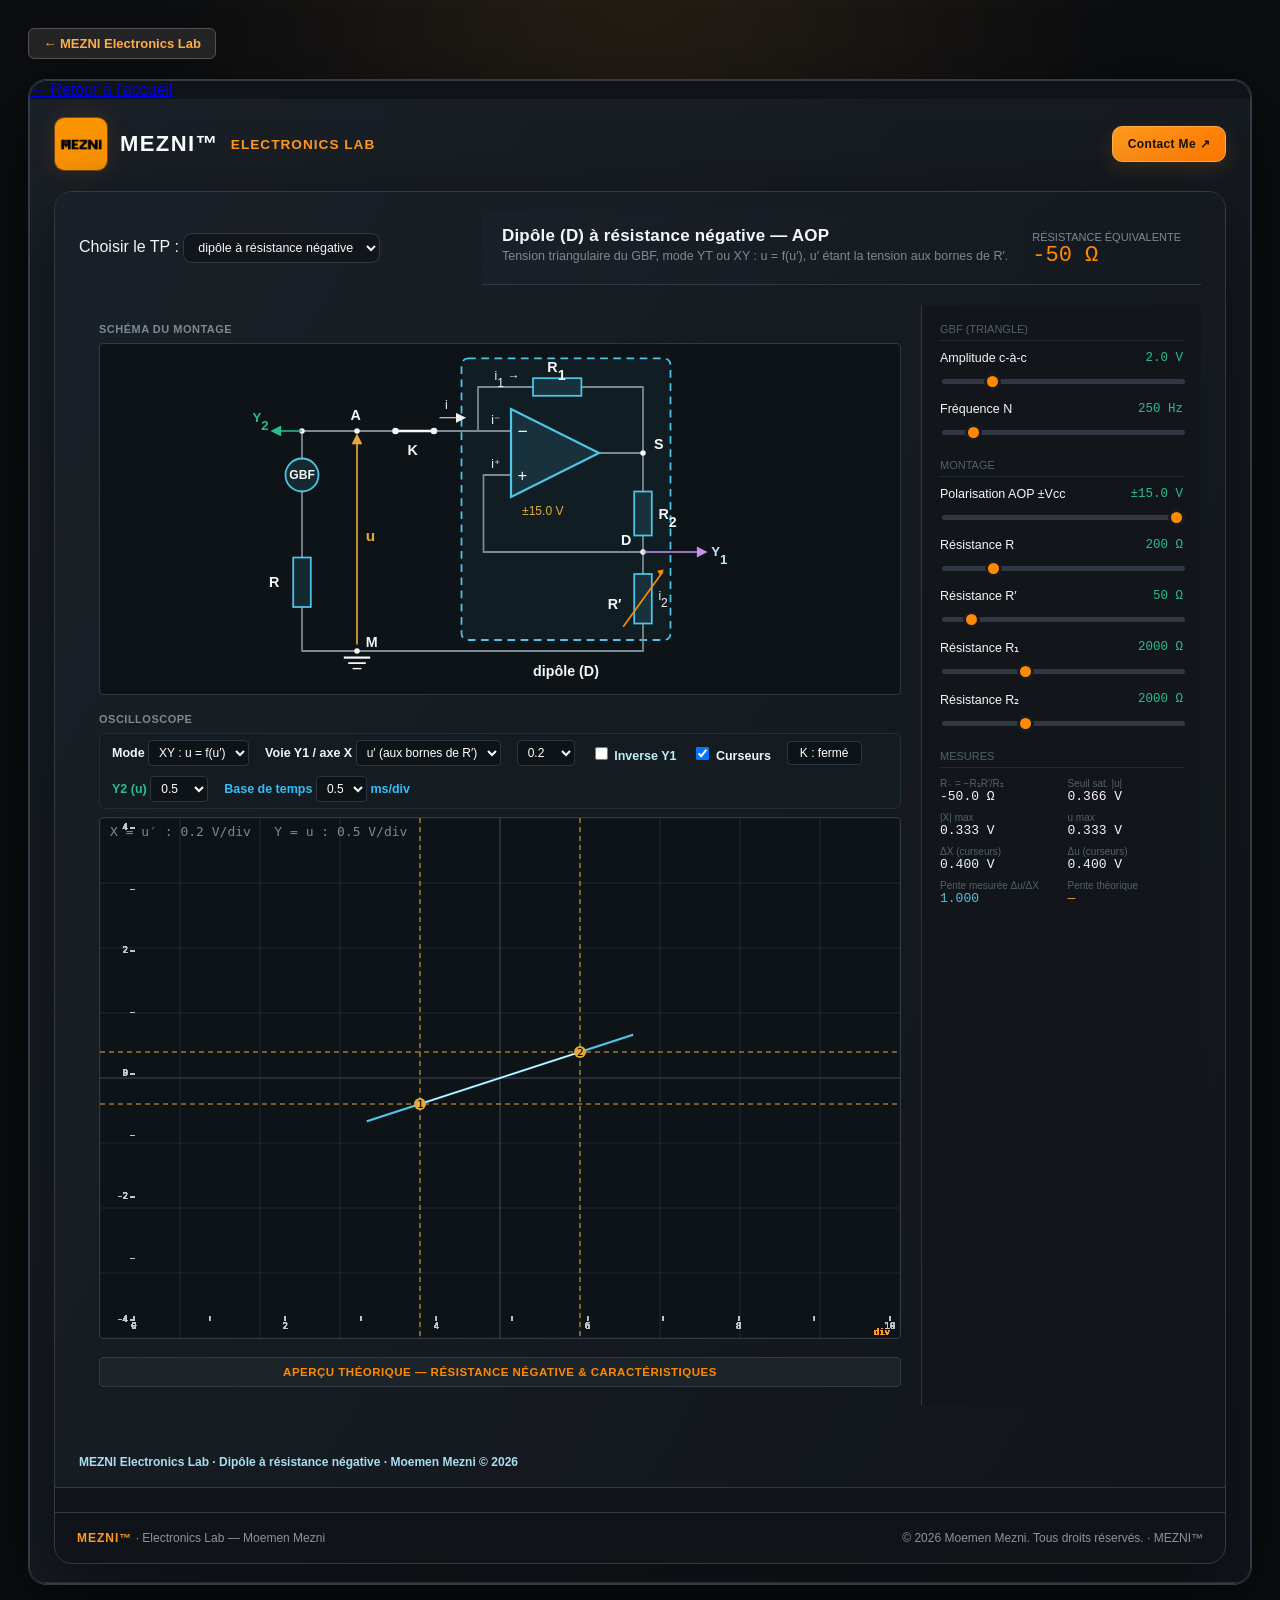
<file: dip_resist_neg.html>
<!DOCTYPE html>
<head>
<meta charset="UTF-8">
<meta name="viewport" content="width=device-width, initial-scale=1, viewport-fit=cover">
<meta name="theme-color" content="#11161a">
<title>Entretien des Oscillations - Circuit RLC + AOP | MEZNI Electronics Lab</title>
<style>
:root{--bg:#11161a;--panel:#161d22;--alt:#1c242a;--line:#2a353c;--text:#dbe4e8;--dim:#7c8a92;--faint:#52616a;--in:#e5a93b;--out:#2bbd8e;--ur:#bfedf5;--accent:#4fc3e8;--mono:ui-monospace,"SF Mono",Consolas,monospace;--sans:-apple-system,"Segoe UI",Roboto,Arial,sans-serif}
*{box-sizing:border-box}
html,body{margin:0;background:var(--bg);color:var(--text);font-family:var(--sans)}
body{padding:18px}
.site-header .site-title {
    margin: 0 0 10px;
    font-size: 19px;
    font-weight: 700;
    letter-spacing: 0.5px;
    color: var(--accent);
  }
  .site-header {
    padding: 14px 20px 12px;
    border-bottom: 1px solid var(--line);
    background: var(--panel-alt);
    text-align: center;
  }
.rig{max-width:1180px;margin:0 auto;border:1px solid var(--line);border-radius:6px;background:linear-gradient(180deg,var(--panel),var(--bg) 140%);overflow:hidden}
.plate{padding:16px 20px;border-bottom:1px solid var(--line);background:var(--alt);display:flex;justify-content:space-between;flex-wrap:wrap;gap:8px 24px;align-items:baseline}
.plate h1{margin:0;font-size:17px}.sub{color:var(--dim);font-size:12.5px;margin-top:3px}
.fc .l{color:var(--dim);font-size:11px;text-align:right}.fc .v{font-family:var(--mono);font-size:22px;color:var(--accent)}
.layout{display:grid;grid-template-columns:1fr 280px}@media(max-width:850px){.layout{grid-template-columns:1fr}.controls{border-left:none!important;border-top:1px solid var(--line)}}
.scopes{padding:18px 20px;display:flex;flex-direction:column;gap:18px}
.controls{border-left:1px solid var(--line);padding:18px;background:var(--panel)}
.st{font-size:11px;color:var(--faint);margin:20px 0 10px;padding-bottom:5px;border-bottom:1px solid #202a30;text-transform:uppercase}.st:first-child{margin-top:0}
.ctrl{margin-bottom:14px}.row{display:flex;justify-content:space-between;margin-bottom:5px;font-size:12.5px}.row .val{font-family:var(--mono);color:var(--out)}
input[type=range]{-webkit-appearance:none;width:100%;height:3px;background:var(--line);border-radius:2px;outline:none}
input[type=range]::-webkit-slider-thumb{-webkit-appearance:none;width:14px;height:14px;border-radius:50%;background:var(--accent);border:2px solid #0d1215;cursor:pointer}
input[type=range]::-moz-range-thumb{width:14px;height:14px;border-radius:50%;background:var(--accent);border:2px solid #0d1215}
.ot{font-size:11px;letter-spacing:.5px;text-transform:uppercase;color:var(--dim);font-weight:700;margin-bottom:8px}
.tb{background:#141c22;border:1px solid #232d39;border-radius:6px;padding:6px 12px;display:flex;gap:10px 16px;flex-wrap:wrap;align-items:center;margin-bottom:8px;font-size:12.5px;font-weight:600}
.tb select{background:#0e1318;color:#fff;border:1px solid #2a3644;border-radius:4px;padding:4px 6px;font-size:12px}
.c1{color:var(--ur)}.c2{color:var(--out)}.ct{color:#38bdf8}
canvas{display:block;width:100%;border:1px solid var(--line);border-radius:4px;background:#0d1316}
.sw{border:1px solid var(--line);border-radius:4px;background:#0d1316;padding:10px}.sw svg{display:block;width:100%;max-height:330px;margin:0 auto}
.sch-wire{stroke:var(--dim);stroke-width:1.6;fill:none;stroke-linecap:round;stroke-linejoin:round}
.sch-res{stroke:#4fc3e8;stroke-width:1.6;fill:rgba(79,195,232,.12)}.sch-node{fill:var(--text)}.sch-label{fill:var(--text);font-size:13px;font-weight:600}
.rg{display:grid;grid-template-columns:1fr 1fr;gap:8px 12px}.rg .k{font-size:10px;color:var(--faint)}.rg .v{font-family:var(--mono);font-size:13px}
.btn-theory-toggle{width:100%;padding:8px 12px;font-size:11.5px;font-weight:600;letter-spacing:.5px;color:var(--accent);background:var(--alt);border:1px solid var(--line);border-radius:4px;cursor:pointer;transition:all .2s}
.btn-theory-toggle:hover{background:var(--line);border-color:var(--accent)}.theory-container.hidden{display:none}
.theory-grid{display:grid;grid-template-columns:1fr 1fr;gap:14px}@media(max-width:760px){.theory-grid{grid-template-columns:1fr}}
.theory-card{border:1px solid var(--line);border-radius:4px;background:#0d1316;padding:12px 14px;font-size:12px;line-height:1.4;color:var(--dim)}
.theory-card h3{margin:0 0 6px;font-size:12.5px;color:var(--accent)}.theory-card p{margin:3px 0}.theory-wide{grid-column:1/-1}
.formula{font-family:var(--mono);color:var(--text);background:var(--alt);padding:3px 6px;border-radius:3px;display:inline-block;margin:3px 0}
.theory-card ol{margin:4px 0 6px;padding-left:20px}.theory-card li{margin:3px 0}.theory-card b{color:var(--text)}
.theory-card .note{margin-top:6px;padding:5px 8px;border-left:2px solid #e0b040;background:var(--alt);color:var(--text);font-size:11.5px}
.theory-card .live{margin-top:8px;padding:6px 8px;border-left:2px solid var(--accent);background:var(--alt);font-family:var(--mono);font-size:11.5px;color:var(--text)}
.theory-card table{border-collapse:collapse;margin:6px 0;font-size:11.5px}.theory-card th,.theory-card td{border:1px solid var(--line);padding:3px 8px;text-align:center;color:var(--text)}.theory-card th{background:var(--alt);color:var(--accent)}

 .page-switcher select {
    background: var(--panel);
    color: var(--text);
    border: 1px solid var(--line);
    border-radius: var(--radius);
    padding: 6px 10px;
    font-size: 12.5px;
    font-family: var(--font-sans);
    cursor: pointer;
    outline: none;
  }
   .btn-home {
            display: inline-flex;
            align-items: center;
            gap: 6px;
            text-decoration: none;
            color: #bcd6ff;
            background: #252424;
            border: 1px solid #4f5153;
            border-radius: 6px;
            font-size: 13px;
            font-weight: 600;
            padding: 0.45rem 0.9rem;
            margin-bottom: 1.25rem;
            transition: border-color 0.2s, color 0.2s;
        }
        .btn-home:hover {
            border-color: #7C9EF0;
            color: #7C9EF0;
        }
         .signature{
text-align: center;
font-family: "Arial";
font-size: 12px;
font-weight: bold;
color: rgb(170, 221, 241);
margin-top: 30px;
}


/* ===== Optimisation mobile ===== */
html{-webkit-text-size-adjust:100%}
.slider-line{display:block}.step-btn{display:none}
.theory-card{overflow-x:auto}
@media(hover:none){.kbd-hide{display:none}}
@media(max-width:850px){
 body { padding: max(8px, env(safe-area-inset-top)) max(8px, env(safe-area-inset-right)) max(8px, env(safe-area-inset-bottom)) max(8px, env(safe-area-inset-left)); }
 .rig{border-radius:8px}
 .rig .rig{border:0;border-radius:0;background:none}
 .btn-home{margin:0 0 8px;padding:.6rem .9rem}
 .rig>a[href="index.html"]{display:inline-block;padding:10px 12px;color:var(--dim);font-size:13px;text-decoration:none}
 .site-header{padding:10px 12px;text-align:left}
 .site-header .site-title{font-size:15px;line-height:1.3;margin-bottom:8px}
 .page-switcher{display:flex;flex-direction:column;align-items:stretch;gap:4px}
 .page-switcher select{font-size:16px;min-height:42px;width:100%}
 .plate{padding:12px;align-items:flex-start}.plate h1{font-size:15px}
 .fc .l{text-align:left}
 .layout{display:flex;flex-direction:column;gap:14px;padding:12px}
 .scopes{display:contents}
 .scopes>:nth-child(1){order:1}.scopes>:nth-child(2){order:2}
 .controls{order:3;border:1px solid var(--line)!important;border-radius:6px;padding:14px}
 .scopes>:nth-child(3){order:4}
 .sw{padding:6px}
 .tb{display:grid;grid-template-columns:1fr 1fr;gap:8px 10px;padding:8px 10px}
 .tb>*{min-width:0}
 .tb>label{display:flex;flex-direction:column;gap:3px;font-size:11.5px}
 .tb>label:has(input[type=checkbox]){flex-direction:row;align-items:center;gap:8px;min-height:40px;font-size:13px}
 .tb input[type=checkbox]{width:20px;height:20px}
 .tb select{font-size:16px;min-height:40px;width:100%}
 .tb #kbtn{min-height:44px;font-size:14px!important}
 .tb>label.ct{grid-column:1/-1}
 .row{font-size:14px}
 input[type=range]{height:6px;margin:12px 0}
 input[type=range]::-webkit-slider-thumb{width:28px;height:28px;margin-top:-11px}
 input[type=range]::-moz-range-thumb{width:28px;height:28px}
 .slider-line{display:flex;align-items:center;gap:12px}.slider-line input{flex:1;min-width:0}
 .step-btn{display:inline-flex;align-items:center;justify-content:center;flex:none;width:40px;height:40px;font-size:20px;line-height:1;color:var(--text);background:#0e1318;border:1px solid #2a3644;border-radius:6px;cursor:pointer}
 .step-btn:active{background:#232d39;border-color:var(--accent)}
 .rg .k{font-size:11px}
 .btn-theory-toggle{padding:12px;font-size:12px;line-height:1.4}
 .theory-grid{gap:12px}.theory-card{padding:10px 12px}
 .signature{margin-top:4px;padding:0 12px 14px;font-size:11px;line-height:1.4}
}
</style><link rel="stylesheet" href="assets/mezni-theme.css">
<link rel="icon" href="assets/favicon.svg" type="image/svg+xml">
</head>
<a class="btn-home" href="index.html">← MEZNI Electronics Lab</a>
<body><div 
    
    class="rig">
    <div class="toast" id="toast"></div>
<div class="rig">
  <a href="index.html">← Retour à l'accueil</a>
  <div class="site-header">
    <h1 class="site-title"><img class="mezni-header-logo" src="assets/mezni-logo-original.jpg" alt="MEZNI logo"> MEZNI™ <span style="color:#ff9a1f;font-size:.62em;font-weight:600;letter-spacing:1px">ELECTRONICS LAB</span></h1>
    <a class="mezni-contact" href="https://moemenmezni.github.io/Mezni-portfolio/" target="_blank" rel="noopener noreferrer" aria-label="Contact Moemen Mezni">Contact Me ↗</a>
  <div class="rig">
  <div class="site-header">
    
    <div class="page-switcher">
      <label for="pageSwitch">Choisir le TP :</label>
      <select id="pageSwitch" onchange="if(this.value) window.location.href=this.value;">   
     
        <option value="dipole_resistance_negative.html" selected> dipôle à résistance négative</option>
        <option value="oscill_entret.html" >Oscillations  entretenues</option>
      </select>
    </div>
<div class="plate"><div><h1>Dipôle (D) à résistance négative — AOP</h1><div class="sub">Tension triangulaire du GBF, mode YT ou XY : u = f(u′), u′ étant la tension aux bornes de R′.</div></div>
<div class="fc"><div class="l">RÉSISTANCE ÉQUIVALENTE</div><div class="v" id="rneg">−50 Ω</div></div></div>
<div class="layout"><div class="scopes">
<div><div class="ot">Schéma du montage</div><div class="sw">
<svg viewBox="-5 -10 450 300" xmlns="http://www.w3.org/2000/svg">
<rect x="185" y="-6" width="190" height="256" rx="6" fill="rgba(79,195,232,.06)" stroke="#4fc3e8" stroke-width="1.6" stroke-dasharray="7 5"/>
<text x="280" y="283" text-anchor="middle" class="sch-label" fill="var(--accent)">dipôle (D)</text>
<g class="sch-wire">
<path d="M40,60 L125,60 M160,60 L230,60"/><path d="M40,60 L40,85 M40,115 L40,175 M40,220 L40,260 L350,260"/>
<path d="M200,60 L200,20 L250,20 M294,20 L350,20 L350,80 M310,80 L350,80 M350,80 L350,115 M350,155 L350,190 M350,235 L350,260"/>
<path d="M230,100 L205,100 L205,170 L350,170"/></g>
<text id="tVcc" x="240" y="136" font-size="11" fill="var(--in)">±15 V</text><polygon points="230,40 230,120 310,80" fill="rgba(79,195,232,.12)" stroke="#4fc3e8" stroke-width="2"/>
<text x="236" y="65" font-size="16" fill="var(--text)">−</text><text x="236" y="105" font-size="15" fill="var(--text)">+</text>
<text x="212" y="54" font-size="11" fill="var(--text)">i⁻</text><text x="212" y="94" font-size="11" fill="var(--text)">i⁺</text>
<rect class="sch-res" x="250" y="12" width="44" height="16"/><text x="263" y="6" class="sch-label">R<tspan baseline-shift="sub">1</tspan></text>
<text x="215" y="14" font-size="11" fill="var(--text)">i<tspan baseline-shift="sub">1</tspan> →</text>
<circle cx="350" cy="80" r="2.5" class="sch-node"/><text x="360" y="76" class="sch-label">S</text>
<rect class="sch-res" x="342" y="115" width="16" height="40"/><text x="364" y="140" class="sch-label">R<tspan baseline-shift="sub">2</tspan></text>
<circle cx="350" cy="170" r="2.5" class="sch-node"/><text x="330" y="164" class="sch-label" id="tD">D</text>
<path d="M350,170 L405,170 M399,166 L407,170 L399,174" stroke="#c792ea" stroke-width="1.5" fill="#c792ea"/><text x="412" y="174" font-size="12" font-weight="bold" fill="var(--ur)">Y<tspan baseline-shift="sub">1</tspan></text>
<rect class="sch-res" x="342" y="190" width="16" height="45"/>
<line x1="332" y1="238" x2="368" y2="188" stroke="var(--accent)" stroke-width="1.5"/><path d="M363,187 L369,186 L366,192" fill="var(--accent)"/>
<text x="318" y="222" class="sch-label">R′</text><text x="364" y="214" font-size="11" fill="var(--text)">i<tspan baseline-shift="sub">2</tspan></text>
<circle cx="40" cy="60" r="2.5" class="sch-node"/><path d="M40,60 L15,60 M21,56 L13,60 L21,64" stroke="#2bbd8e" stroke-width="1.5" fill="#2bbd8e"/><text x="-5" y="52" font-size="12" font-weight="bold" fill="var(--out)">Y<tspan baseline-shift="sub">2</tspan></text>
<circle cx="90" cy="60" r="2.5" class="sch-node"/><text x="84" y="50" class="sch-label">A</text>
<g id="swGroup" style="cursor:pointer"><rect x="115" y="30" width="55" height="55" fill="transparent"/><line id="swBlade" x1="125" y1="60" x2="160" y2="60" stroke="var(--text)" stroke-width="2.2" stroke-linecap="round"/><circle cx="125" cy="60" r="3" class="sch-node"/><circle cx="160" cy="60" r="3" class="sch-node"/><text x="136" y="82" class="sch-label">K</text></g>
<path d="M165,48 L185,48 M180,44 L188,48 L180,52" stroke="var(--text)" fill="var(--text)"/><text x="170" y="40" font-size="11" fill="var(--text)">i</text>
<circle cx="40" cy="100" r="15" fill="rgba(79,195,232,.12)" stroke="#4fc3e8" stroke-width="1.6"/><text x="40" y="104" text-anchor="middle" font-size="11" font-weight="700" fill="var(--text)">GBF</text>
<rect class="sch-res" x="32" y="175" width="16" height="45"/><text x="10" y="202" class="sch-label">R</text>
<path d="M90,66 L90,254 M86,72 L90,64 L94,72" stroke="var(--in)" stroke-width="1.5" fill="var(--in)"/><text x="98" y="160" font-size="14" font-weight="700" fill="var(--in)">u</text>
<circle cx="90" cy="260" r="2.5" class="sch-node"/><text x="98" y="256" class="sch-label">M</text>
<line x1="78" y1="266" x2="102" y2="266" stroke="var(--text)" stroke-width="2"/><line x1="82" y1="271" x2="98" y2="271" stroke="var(--text)" stroke-width="1.6"/><line x1="86" y1="276" x2="94" y2="276" stroke="var(--text)" stroke-width="1.2"/>
</svg></div></div>
<div><div class="ot">Oscilloscope</div>
<div class="tb"><label>Mode <select id="mode"><option value="yt">YT</option><option value="xy" selected>XY : u = f(u′)</option></select></label>
<label>Voie Y1 / axe X <select id="xs"><option value="up">u′ (aux bornes de R′)</option><option value="i">i (courant du dipôle)</option></select></label><label class="c1"><select id="v1"></select></label><label class="c1" style="cursor:pointer"><input type="checkbox" id="inv" style="accent-color:#c792ea"> Inverse Y1</label><label style="cursor:pointer"><input type="checkbox" id="cur" checked> Curseurs</label><button id="kbtn" style="background:#0e1318;color:#fff;border:1px solid #2a3644;border-radius:4px;padding:4px 12px;font-size:12px;cursor:pointer"></button><label class="c2">Y2 (u) <select id="v2"></select></label>
<label class="ct">Base de temps <select id="td"><option>0.2</option><option selected>0.5</option><option>1</option><option>2</option></select> ms/div</label></div>
<canvas id="cv" style="touch-action:pan-y" width="800" height="520"></canvas></div>
<div><button id="thb" class="btn-theory-toggle">APERÇU THÉORIQUE — RÉSISTANCE NÉGATIVE &amp; CARACTÉRISTIQUES</button>
<div id="thd" class="theory-container hidden" style="margin-top:12px"><div class="theory-grid">
<div class="theory-card theory-wide"><h3>Vue d'ensemble : dipôle (D) à résistance négative</h3>
<p>Le dipôle (D) est formé de l'AOP, de R₁, R₂ et de la résistance ajustable R′. Alimenté par le GBF à travers R, il se comporte, tant que l'AOP reste linéaire, comme une résistance négative R₋ = −R₁R′/R₂. À l'ouverture de K, le dipôle est déconnecté : u = e et u′ = 0. Quand l'aperçu est affiché, la caractéristique théorique s'ajoute en pointillés orange sur l'écran XY.</p></div>
<div class="theory-card"><h3>1. AOP idéal en régime linéaire</h3>
<p>Courants d'entrée nuls (i⁻ = i⁺ = 0) et ε = V₊ − V₋ = 0 :</p>
<div class="formula">V₋ = u &nbsp;;&nbsp; V₊ = u′ &nbsp;⇒&nbsp; u′ = u</div>
<p>La tension u′ aux bornes de R′ est donc égale à u.</p></div>
<div class="theory-card"><h3>2. Calcul de la résistance négative</h3>
<ol><li>Dans R′ : <span class="formula">i₂ = u′/R′ = u/R′</span></li>
<li>Dans R₂ : <span class="formula">V<sub>S</sub> = u′ + R₂i₂ = u(1 + R₂/R′)</span></li>
<li>Dans R₁ (i₁ = i) : <span class="formula">i = (u − V<sub>S</sub>)/R₁ = −(R₂/R₁R′)·u</span></li></ol>
<div class="formula">u = −(R₁R′/R₂)·i &nbsp;→&nbsp; u = −R′·i si R₁ = R₂</div>
<div class="live" id="thLive"></div></div>
<div class="theory-card"><h3>3. Pente selon l'axe X choisi</h3>
<table><tr><th>Courbe</th><th>Pente (zone linéaire)</th><th>Dépend de R′ ?</th></tr>
<tr><td>u = f(u′)</td><td>1</td><td>non</td></tr>
<tr><td>u = f(i)</td><td>−R₁R′/R₂</td><td>oui</td></tr></table>
<p>Comme u′ = u, la courbe u = f(u′) est toujours une droite de pente 1. Pour mesurer −R′, choisir « i (courant du dipôle) » comme axe X, avec i = (e − u)/R.</p></div>
<div class="theory-card"><h3>4. Saturation de l'AOP</h3>
<p>Lorsque |V<sub>S</sub>| atteint Vcc, l'AOP sort du régime linéaire :</p>
<div class="formula">|u| ≤ Vcc·R′/(R₂+R′) &nbsp;(zone linéaire)</div>
<div class="formula">u′ = ±Vcc·R′/(R₂+R′) &nbsp;;&nbsp; u = ±Vcc + R₁·i</div>
<p>Sur u = f(u′) on obtient deux branches verticales. Sur u = f(i), des droites de pente +R₁ décalées de ±Vcc.</p>
<div class="live" id="thLive2"></div></div>
<div class="theory-card theory-wide"><h3>5. Rôle du GBF et de R</h3>
<p>Loi des mailles à gauche : <span class="formula">e = u + R·i</span>. En régime linéaire, avec i = −R₂u/(R₁R′) :</p>
<div class="formula">u = e / (1 − R·R₂/(R₁R′))</div>
<div class="note">Si R = R₁R′/R₂ (R = |R₋|), le dénominateur s'annule : le point de fonctionnement n'est plus déterminé par le GBF et le système bascule en saturation.</div></div>
</div></div></div>
</div>
<div class="controls">
<div class="st">GBF (triangle)</div><div id="c1"></div>
<div class="st">Montage</div><div id="c2"></div>
<div class="st">Mesures</div>
<div class="rg"><div><div class="k">R₋ = −R₁R′/R₂</div><div class="v" id="o1"></div></div><div><div class="k">Seuil sat. |u|</div><div class="v" id="o2"></div></div>
<div><div class="k">|X| max</div><div class="v" id="o3"></div></div><div><div class="k">u max</div><div class="v" id="o4"></div></div><div><div class="k">ΔX (curseurs)</div><div class="v" id="o5">—</div></div><div><div class="k">Δu (curseurs)</div><div class="v" id="o6">—</div></div><div><div class="k">Pente mesurée Δu/ΔX</div><div class="v" id="o7" style="color:#4fc3e8">—</div></div><div><div class="k">Pente théorique</div><div class="v" id="o8" style="color:#e5a93b">—</div></div></div>
</div></div>
<div class="signature"> MEZNI Electronics Lab · Dipôle à résistance négative · Moemen Mezni © 2026 </div>
</div>
<script>
const P={Vcc:15,A:2,N:250,R:200,Rp:50,R1:2000,R2:2000};
const defs=[["Vcc","Polarisation AOP ±Vcc",1,15,0.5,"V","c2"],["A","Amplitude c-à-c",0.2,10,0.1,"V","c1"],["N","Fréquence N",50,2000,10,"Hz","c1"],["R","Résistance R",10,1000,10,"Ω","c2"],["Rp","Résistance R′",5,500,5,"Ω","c2"],["R1","Résistance R₁",500,5000,100,"Ω","c2"],["R2","Résistance R₂",500,5000,100,"Ω","c2"]];
const $=id=>document.getElementById(id);
defs.forEach(([k,n,mn,mx,st,u,box])=>{const d=document.createElement('div');d.className='ctrl';
d.innerHTML=`<div class="row"><span>${n}</span><span class="val" id="l${k}"></span></div><input type="range" id="s${k}" min="${mn}" max="${mx}" step="${st}" value="${P[k]}">`;$(box).appendChild(d);
$('s'+k).oninput=e=>{P[k]=+e.target.value;draw()}});
const vd=[0.05,0.1,0.2,0.5,1,2,5];
["v1","v2"].forEach((id,i)=>{$(id).innerHTML=vd.map(v=>`<option ${v===(i?0.5:0.2)?'selected':''}>${v}</option>`).join('');});
const C=[[-0.2,-0.2],[0.2,0.2]];let drag=-1;
const cp=e=>{const c=$('cv'),r=c.getBoundingClientRect();return[(e.clientX-r.left)*c.width/r.width,(e.clientY-r.top)*c.height/r.height]};
const cpx=i=>[400+C[i][0]/+$('v1').value*80,260-C[i][1]/+$('v2').value*65];
const c0=$('cv');
$('cv').onpointerdown=e=>{if($('mode').value!=='xy'||!$('cur').checked)return;const[x,y]=cp(e);let best=-1,bd=1e9;
 [0,1].forEach(i=>{const p=cpx(i),d=Math.hypot(p[0]-x,p[1]-y);if(d<bd){bd=d;best=i}});if(bd<40*Math.max(1,c0.width/c0.clientWidth/1.2)){drag=best;$('cv').setPointerCapture(e.pointerId)}};
$('cv').onpointermove=e=>{if(drag<0)return;const[x,y]=cp(e);C[drag]=[(x-400)/80*+$('v1').value,-(y-260)/65*+$('v2').value];draw()};
$('cv').onpointerup=()=>drag=-1;
const setTA=()=>{$('cv').style.touchAction=($('cur').checked&&$('mode').value==='xy')?'none':'pan-y'};
$('cur').onchange=()=>{setTA();draw()};$('mode').addEventListener('change',setTA);setTA();
$('xs').onchange=()=>{const x=$('xs').value==='i',L=x?[0.5,1,2,5,10,20]:vd,d=x?2:0.2;$('v1').innerHTML=L.map(v=>`<option ${v===d?'selected':''}>${v}</option>`).join('');C[0]=x?[4,-0.2]:[-0.2,-0.2];C[1]=x?[-4,0.2]:[0.2,0.2];draw()};
let thOpen=false;
$('thb').onclick=()=>{thOpen=!thOpen;$('thd').classList.toggle('hidden',!thOpen);draw()};
let kOn=true;
function setK(v){kOn=v;const b=$('swBlade');b.setAttribute('x2',v?160:152);b.setAttribute('y2',v?60:40);$('kbtn').textContent='K : '+(v?'fermé':'ouvert');draw()}
$('swGroup').onclick=$('kbtn').onclick=()=>setK(!kOn);
addEventListener('keydown',e=>{if(e.key==='k'||e.key==='K')setK(!kOn)});
$('inv').onchange=()=>draw();
["mode","v1","v2","td"].forEach(id=>$(id).onchange=draw);
function solve(e,s){const{R,Rp,R1,R2}=P,den=1-R*R2/(R1*Rp);let u=e/(Math.abs(den)<1e-9?1e-9:den),Vs=u*(1+R2/Rp);
 if(Math.abs(Vs)<=P.Vcc)return{u,Vs,s};
 for(const sg of[s,-s]){Vs=sg*P.Vcc;u=(Vs+R1*e/R)/(1+R1/R);if((Vs*Rp/(R2+Rp)-u)*sg>=0)return{u,Vs,s:sg}}
 Vs=s*P.Vcc;return{u:(Vs+R1*e/R)/(1+R1/R),Vs,s}}
const tri=p=>p<.25?4*p:p<.75?2-4*p:4*p-4;
function draw(){const{A,N,R,Rp,R1,R2}=P,T=1/N;
 $('lVcc').textContent='±'+P.Vcc.toFixed(1)+' V';$('tVcc').textContent='±'+P.Vcc.toFixed(1)+' V';$('lA').textContent=A.toFixed(1)+' V';$('lN').textContent=N+' Hz';$('lR').textContent=R+' Ω';$('lRp').textContent=Rp+' Ω';$('lR1').textContent=R1+' Ω';$('lR2').textContent=R2+' Ω';
 const rn=-R1*Rp/R2;$('rneg').textContent=rn.toFixed(0)+' Ω';$('thLive2').textContent=`Seuil actuel : |u| ≤ ${(P.Vcc*Rp/(R2+Rp)).toFixed(3)} V (Vcc = ${P.Vcc.toFixed(1)} V).`;$('thLive').textContent=`Valeurs actuelles : R₋ = −R₁R′/R₂ = −${R1}×${Rp}/${R2} = ${rn.toFixed(1)} Ω ; u = e / (1 − R R₂/(R₁R′)) = e / ${(1-R*R2/(R1*Rp)).toFixed(2)} dans la zone linéaire.`;$('o1').textContent=rn.toFixed(1)+' Ω';
 const th=P.Vcc*Rp/(R2+Rp);$('o2').textContent=th.toFixed(3)+' V';
 const mode=$('mode').value,td=+$('td').value*1e-3,k1=+$('v1').value,k2=+$('v2').value;
 const span=mode==='xy'?2*T:10*td,n=1600;const xi=$('xs').value==='i',sgn=$('inv').checked?-1:1;let s=1,pts=[],m1=0,m2=0;
 for(let i=-400;i<n;i++){const t=T*0.0+i/(n-1)*span,e=A/2*tri(((t*N)%1+1)%1),r=kOn?solve(e,s):{u:e,Vs:0,s};s=r.s;
  if(i>=0){const up=(xi?(e-r.u)/R*1e3:r.Vs*Rp/(R2+Rp))*sgn;pts.push([t,up,r.u]);m1=Math.max(m1,Math.abs(up));m2=Math.max(m2,Math.abs(r.u))}}
 $('o3').textContent=m1.toFixed(3)+(xi?' mA':' V');$('o4').textContent=m2.toFixed(3)+' V';
 const c=$('cv'),g=c.getContext('2d'),W=c.width,H=c.height,dx=W/10,dy=H/8,sc=Math.max(1,W/(c.clientWidth||W)/1.2);g.clearRect(0,0,W,H);
 g.strokeStyle='#1d2a31';g.lineWidth=1;g.beginPath();for(let i=0;i<=10;i++){g.moveTo(i*dx,0);g.lineTo(i*dx,H)}for(let j=0;j<=8;j++){g.moveTo(0,j*dy);g.lineTo(W,j*dy)}g.stroke();
 g.strokeStyle='#33444d';g.beginPath();g.moveTo(W/2,0);g.lineTo(W/2,H);g.moveTo(0,H/2);g.lineTo(W,H/2);g.stroke();
 const tr=(col,f)=>{g.strokeStyle=col;g.lineWidth=2*sc;g.beginPath();pts.forEach((p,i)=>{const[x,y]=f(p);i?g.lineTo(x,y):g.moveTo(x,y)});g.stroke()};
 if(mode==='xy')tr('#4fc3e8',p=>[W/2+p[1]/k1*dx,H/2-p[2]/k2*dy]);
 else{tr('#c792ea',p=>[p[0]/span*W,H/2-p[1]/k1*dy]);tr('#2bbd8e',p=>[p[0]/span*W,H/2-p[2]/k2*dy])}
 const sg=$('inv').checked?-1:1,X=v=>W/2+sg*v/k1*dx,Y=v=>H/2-v/k2*dy;
 const xi2=xi,U1=xi?'mA':'V';
 $('o8').textContent=mode==='xy'&&thOpen?(xi?rn.toFixed(1)+' Ω':'1 (∞ en sat.)'):'—';
 if(mode==='xy'&&thOpen){g.setLineDash([8,6]);g.strokeStyle='#e5a93b';g.lineWidth=1.5;g.beginPath();
  const den=1-R*R2/(R1*Rp),ul=Math.min(th,A/2/Math.max(Math.abs(den),1e-9)),q=R1/R;
  const xv=(u,sn)=>xi?(sn===0?u/rn:(u-sn*P.Vcc)/R1)*1e3:(sn===0?u:sn*th);
  g.moveTo(X(xv(-ul,0)),Y(-ul));g.lineTo(X(xv(ul,0)),Y(ul));
  let lo=Math.max(-th,(-P.Vcc-q*A/2)/(1+q)),hi=(-P.Vcc+q*A/2)/(1+q);if(hi>lo){g.moveTo(X(xv(lo,-1)),Y(lo));g.lineTo(X(xv(hi,-1)),Y(hi))}
  lo=(P.Vcc-q*A/2)/(1+q);hi=Math.min(th,(P.Vcc+q*A/2)/(1+q));if(hi>lo){g.moveTo(X(xv(lo,1)),Y(lo));g.lineTo(X(xv(hi,1)),Y(hi))}
  g.stroke();g.setLineDash([])}
 if(mode==='xy'&&$('cur').checked){const px=C.map(c=>[W/2+c[0]/k1*dx,H/2-c[1]/k2*dy]);g.lineWidth=1;g.setLineDash([5,4]);g.strokeStyle='#e5a93b';g.beginPath();
  px.forEach(p=>{g.moveTo(p[0],0);g.lineTo(p[0],H);g.moveTo(0,p[1]);g.lineTo(W,p[1])});g.stroke();g.setLineDash([]);
  g.strokeStyle='#fff';g.beginPath();g.moveTo(px[0][0],px[0][1]);g.lineTo(px[1][0],px[1][1]);g.stroke();
  px.forEach((p,i)=>{g.fillStyle='#e5a93b';g.beginPath();g.arc(p[0],p[1],6*sc,0,7);g.fill();g.fillStyle='#000';g.font=(11*sc)+'px monospace';g.fillText(i+1,p[0]-3*sc,p[1]+4*sc)});
  const a=C[1][0]-C[0][0],b=C[1][1]-C[0][1];$('o5').textContent=a.toFixed(3)+' '+U1;$('o6').textContent=b.toFixed(3)+' V';$('o7').textContent=Math.abs(a)<1e-6?'∞':xi?(b/a*1e3).toFixed(1)+' Ω':(b/a).toFixed(3)}
 else{['o5','o6','o7'].forEach(i=>$(i).textContent='—')}
 g.fillStyle='#7c8a92';g.font=(13*sc)+'px monospace';g.fillText(mode==='xy'?`X = ${xi?'i':'u′'} : ${k1} ${U1}/div   Y = u : ${k2} V/div`:`Y1 (${xi?'i':'u′'}) ${k1} ${U1}/div · Y2 (u) ${k2} V/div · ${$('td').value} ms/div`,10,18*sc,W-20)}

  // Réglage fin sans clavier : boutons − / + autour des curseurs (visibles sur mobile uniquement)
  document.querySelectorAll(".controls input[type=range]").forEach(inp => {
    const line = document.createElement("div"); line.className = "slider-line";
    inp.parentNode.insertBefore(line, inp);
    const mk = (txt, dir, lab) => {
      const b = document.createElement("button");
      b.type = "button"; b.className = "step-btn"; b.textContent = txt; b.setAttribute("aria-label", lab);
      b.addEventListener("click", () => { dir < 0 ? inp.stepDown() : inp.stepUp(); inp.dispatchEvent(new Event("input", { bubbles: true })); });
      return b;
    };
    line.append(mk("−", -1, "Diminuer"), inp, mk("+", 1, "Augmenter"));
  });
setK(true);
</script><footer class="mezni-footer"><span><strong>MEZNI™</strong> · Electronics Lab — Moemen Mezni</span><span>© 2026 Moemen Mezni. Tous droits réservés. · MEZNI™</span></footer>
<script>
/* MEZNI axis graduations: numbered divisions; physical values follow the displayed scale/div. */
(function(){
  const ids = ['scopeCanvas','energyCanvas','cv'];
  function annotate(canvas){
    if(!canvas || !canvas.isConnected) return;
    const w=canvas.clientWidth, h=canvas.clientHeight;
    if(w<120 || h<100) return;
    const ctx=canvas.getContext('2d'); if(!ctx) return;
    const dpr=window.devicePixelRatio||1;
    ctx.save(); ctx.setTransform(dpr,0,0,dpr,0,0);
    ctx.font='9px ui-monospace, SFMono-Regular, Menlo, monospace';
    ctx.fillStyle='rgba(190,202,211,.78)'; ctx.strokeStyle='rgba(190,202,211,.48)'; ctx.lineWidth=1;
    ctx.textAlign='center'; ctx.textBaseline='top';
    const left=canvas.id==='cv'?34:44, right=10, top=10, bottom=18;
    const pw=w-left-right, ph=h-top-bottom;
    if(pw<=0||ph<=0){ctx.restore();return;}
    // Small tick marks and division numbers along the horizontal axis.
    for(let i=0;i<=10;i++){
      const x=left+pw*i/10;
      ctx.beginPath();ctx.moveTo(x,h-bottom-4);ctx.lineTo(x,h-bottom+1);ctx.stroke();
      if(i%2===0) ctx.fillText(String(i),x,h-bottom+2);
    }
    // Vertical division labels: +4 at top, 0 at centre, -4 at bottom.
    ctx.textAlign='right';ctx.textBaseline='middle';
    for(let i=0;i<=8;i++){
      const y=top+ph*i/8;
      ctx.beginPath();ctx.moveTo(left-4,y);ctx.lineTo(left+1,y);ctx.stroke();
      if(i%2===0) ctx.fillText(String(4-i),left-6,y);
    }
    ctx.fillStyle='rgba(255,157,48,.9)';ctx.textAlign='right';ctx.textBaseline='bottom';
    ctx.fillText('div',w-right,h-1);
    ctx.restore();
  }
  function frame(){ids.forEach(id=>annotate(document.getElementById(id)));requestAnimationFrame(frame);}
  requestAnimationFrame(frame);
})();
</script>
</body></html>
</file>
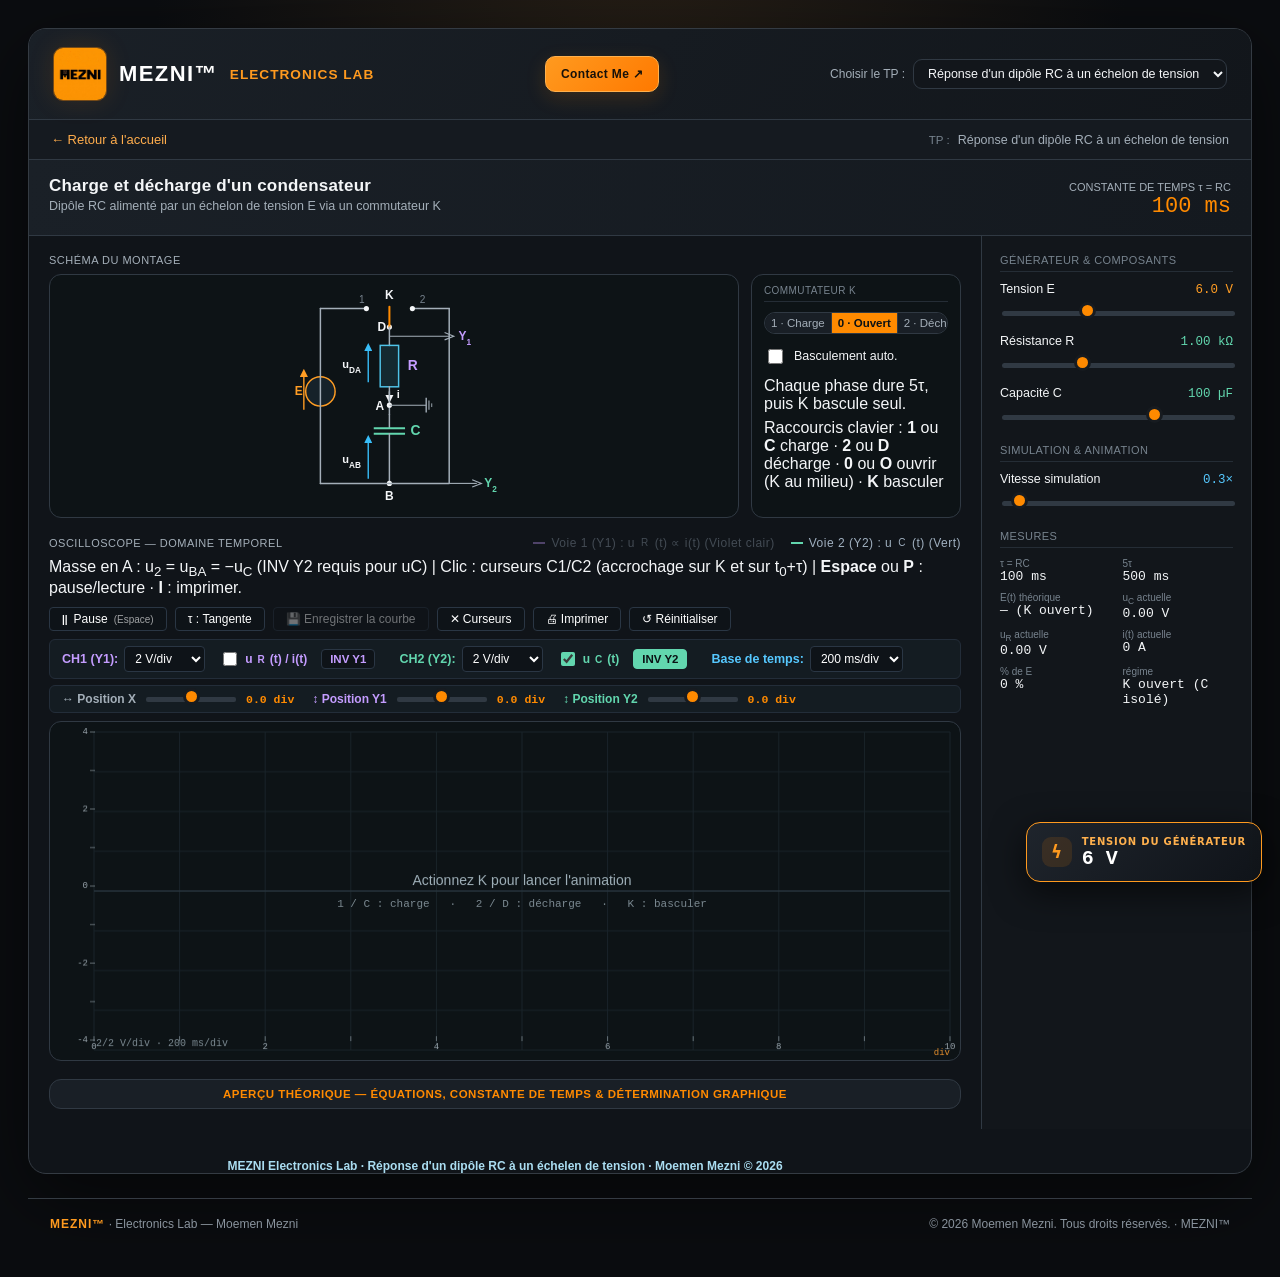
<file: dipole_RC.html>
<!DOCTYPE html>
<html lang="fr">
<head>
<meta charset="UTF-8">
<meta name="viewport" content="width=device-width, initial-scale=1, viewport-fit=cover">
<meta name="theme-color" content="#11161a">
<title>Charge et décharge d'un condensateur | MEZNI Electronics Lab</title>
<style>
  :root{
    --bg: #11161a;
    --panel: #161d22;
    --panel-alt: #1c242a;
    --line: #2a353c;
    --line-soft: #202a30;
    --text: #dbe4e8;
    --text-dim: #7c8a92;
    --text-faint: #52616a;
    --in-color: #e5a93b; /* Orange pour E */
    --out-color: #2bbd8e; /* Vert pour uc(t) / Y2 */
    --ur-color: #c792ea;  /* Violet clair pour uR(t) / Y1 */
    --time-color: #38bdf8;
    --cutoff-color: #e8574f;
    --accent: #4fc3e8;
    --font-mono: ui-monospace, "SF Mono", "Cascadia Mono", "Roboto Mono", Consolas, monospace;
    --font-sans: -apple-system, "Segoe UI", Roboto, Helvetica, Arial, sans-serif;
    --radius: 4px;
  }
  * { box-sizing: border-box; }
  html, body {
    margin: 0; padding: 0;
    background: var(--bg);
    color: var(--text);
    font-family: var(--font-sans);
  }
  body { padding: 18px; }
  .rig {
    max-width: 1180px;
    margin: 0 auto;
    border: 1px solid var(--line);
    border-radius: 6px;
    background: linear-gradient(180deg, var(--panel), var(--bg) 140%);
    overflow: hidden;
  }

  /* En-tête commun : titre du site + menu déroulant de navigation */
  .site-header {
    padding: 14px 20px 12px;
    border-bottom: 1px solid var(--line);
    background: var(--panel-alt);
    text-align: center;
  }
  .site-header .site-title {
    margin: 0 0 10px;
    font-size: 19px;
    font-weight: 700;
    letter-spacing: 0.5px;
    color: var(--accent);
  }
  .page-switcher {
    display: inline-flex;
    align-items: center;
    gap: 8px;
  }
  .page-switcher label {
    font-size: 12px;
    color: var(--text-dim);
  }
  .page-switcher select {
    background: var(--panel);
    color: var(--text);
    border: 1px solid var(--line);
    border-radius: var(--radius);
    padding: 6px 10px;
    font-size: 12.5px;
    font-family: var(--font-sans);
    cursor: pointer;
    outline: none;
  }
  .page-switcher select:hover { border-color: var(--accent); }

  .topbar {
    display: flex;
    align-items: center;
    justify-content: space-between;
    flex-wrap: wrap;
    gap: 8px 16px;
    padding: 8px 20px;
    border-bottom: 1px solid var(--line);
    background: var(--panel-alt);
  }
  .topbar a { color: var(--text-dim); text-decoration: none; font-size: 13px; }
  .topbar a:hover { color: var(--accent); }
  .topbar .regime-picker { display: flex; align-items: center; gap: 8px; }
  .topbar .regime-picker label { color: var(--text-faint); font-size: 11.5px; }

  .plate {
    display: flex;
    align-items: baseline;
    justify-content: space-between;
    flex-wrap: wrap;
    gap: 8px 24px;
    padding: 16px 20px;
    border-bottom: 1px solid var(--line);
    background: var(--panel-alt);
  }
  .plate h1 { margin: 0; font-size: 17px; font-weight: 600; }
  .plate .sub { color: var(--text-dim); font-size: 12.5px; margin-top: 3px; }
  .fc-readout { text-align: right; line-height: 1.15; }
  .fc-readout .label { color: var(--text-dim); font-size: 11px; }
  .fc-readout .value { font-family: var(--font-mono); font-size: 22px; color: var(--accent); }

  .layout { display: grid; grid-template-columns: 1fr 270px; }
  @media (max-width: 820px) {
    .layout { grid-template-columns: 1fr; }
    .controls { border-left: none; border-top: 1px solid var(--line); order: 2; }
    .scopes { order: 1; }
  }

  .controls { border-left: 1px solid var(--line); padding: 18px 18px 22px; background: var(--panel); }
  .section-title {
    font-size: 11px; color: var(--text-faint); letter-spacing: 0.4px;
    margin: 20px 0 10px; padding-bottom: 5px; border-bottom: 1px solid var(--line-soft);
  }
  .section-title:first-child { margin-top: 0; }

  .ctrl { margin-bottom: 14px; }
  .ctrl-row { display: flex; justify-content: space-between; align-items: baseline; margin-bottom: 5px; }
  .ctrl-row .name { font-size: 12.5px; color: var(--text); }
  .ctrl-row .val { font-family: var(--font-mono); font-size: 12.5px; color: var(--out-color); }
  .ctrl-row .val.in-tone { color: var(--in-color); }
  .ctrl-row .val.speed-tone { color: var(--time-color); }

  input[type=range] {
    -webkit-appearance: none; width: 100%; height: 3px;
    background: var(--line); border-radius: 2px; outline: none;
  }
  input[type=range]::-webkit-slider-thumb {
    -webkit-appearance: none; width: 14px; height: 14px; border-radius: 50%;
    background: var(--accent); border: 2px solid #0d1215; cursor: pointer; margin-top: -5px;
  }
  input[type=range]::-moz-range-thumb {
    width: 14px; height: 14px; border-radius: 50%;
    background: var(--accent); border: 2px solid #0d1215; cursor: pointer;
  }

  .toggle-group { display: flex; border: 1px solid var(--line); border-radius: var(--radius); overflow: hidden; }
  .toggle-group button {
    flex: 1; background: var(--panel-alt); color: var(--text-dim); border: none;
    font-size: 11.5px; padding: 4px 6px; cursor: pointer; border-right: 1px solid var(--line);
    white-space: nowrap;
  }
  .toggle-group button:last-child { border-right: none; }
  .toggle-group button.active { background: var(--accent); color: #0b1114; font-weight: 600; }
  .toggle-group button.charge-active { background: var(--in-color); }
  .toggle-group button.decharge-active { background: var(--out-color); }
  .toggle-group button:disabled { opacity: 0.4; cursor: not-allowed; }

  .checkbox-row { display: flex; align-items: center; gap: 8px; font-size: 12.5px; color: var(--text); margin-bottom: 8px; }
  .checkbox-row input { accent-color: var(--accent); width: 15px; height: 15px; cursor: pointer; }

  .readout-grid { display: grid; grid-template-columns: 1fr 1fr; gap: 8px 12px; margin-top: 4px; }
  .readout-grid .item .k { font-size: 10px; color: var(--text-faint); }
  .readout-grid .item .v { font-family: var(--font-mono); font-size: 13px; color: var(--text); }
  .readout-grid .item .v.regime-charge { color: var(--in-color); }
  .readout-grid .item .v.regime-decharge { color: var(--out-color); }

  .scopes { padding: 18px 20px 20px; display: flex; flex-direction: column; gap: 18px; }

  .oscillo-panel { background-color: transparent; width: 100%; position: relative; }
  .oscillo-header { display: flex; justify-content: space-between; align-items: center; font-size: 11px; letter-spacing: 0.5px; margin-bottom: 8px; flex-wrap: wrap; gap: 6px; }
  .oscillo-title { text-transform: uppercase; color: var(--text-dim); }
  .oscillo-legend { display: flex; gap: 16px; font-size: 12px; }
  .legend-item { display: flex; align-items: center; gap: 6px; color: #a0b0c0; transition: opacity 0.2s; }
  .color-dot { width: 12px; height: 2px; display: inline-block; }
  .color-dot.purple { background-color: var(--ur-color); }
  .color-dot.green { background-color: var(--out-color); }
  .legend-item.dim { opacity: 0.35; }

  .oscillo-toolbar {
    background-color: #141c22; border: 1px solid #232d39; border-radius: 6px;
    padding: 6px 12px; display: flex; align-items: center; gap: 10px 14px; flex-wrap: wrap; margin-bottom: 6px;
  }
  .position-toolbar {
    background-color: #141c22; border: 1px solid #232d39; border-radius: 6px;
    padding: 6px 12px; display: flex; align-items: center; gap: 18px; flex-wrap: wrap; margin-bottom: 8px;
  }
  .control-group { display: flex; align-items: center; gap: 6px; font-size: 12.5px; font-weight: 600; }
  .pos-group { display: flex; align-items: center; gap: 8px; font-size: 12px; font-weight: 600; color: var(--text-dim); }
  .pos-group input[type=range] { width: 90px; }
  .pos-group .pv { font-family: var(--font-mono); font-size: 11.5px; color: var(--accent); min-width: 34px; }

  .label-ch1 { color: var(--ur-color); }
  .label-ch2 { color: var(--out-color); }
  .label-time { color: var(--time-color); }

  .toolbar-check { display: flex; align-items: center; gap: 5px; font-size: 12px; font-weight: 600; cursor: pointer; user-select: none; }
  .toolbar-check input { width: 14px; height: 14px; cursor: pointer; }
  .toolbar-check.ch1 { color: var(--ur-color); }
  .toolbar-check.ch1 input { accent-color: var(--ur-color); }
  .toolbar-check.ch2 { color: var(--out-color); }
  .toolbar-check.ch2 input { accent-color: var(--out-color); }

  .oscillo-toolbar select {
    background-color: #0e1318; color: #ffffff; border: 1px solid #2a3644; border-radius: 4px;
    padding: 4px 6px; font-size: 12px; outline: none; cursor: pointer;
  }
  .oscillo-toolbar select:focus { border-color: var(--time-color); }

  .btn-inv {
    background-color: #0e1318; border: 1px solid #2a3644; border-radius: 4px;
    padding: 3px 8px; font-size: 11.5px; font-weight: 600; cursor: pointer; transition: all 0.2s;
  }
  .btn-inv.ch1-btn { color: var(--ur-color); }
  .btn-inv.ch1-btn.active { background-color: var(--ur-color); color: #0b1114; border-color: var(--ur-color); }
  .btn-inv.ch2-btn { color: var(--out-color); }
  .btn-inv.ch2-btn.active { background-color: var(--out-color); color: #0b1114; border-color: var(--out-color); }
  .btn-inv:hover { opacity: 0.85; }

  .btn-pause, .btn-reset {
    background-color: #0e1318; color: #ffffff; border: 1px solid #2a3644; border-radius: 4px;
    padding: 4px 12px; font-size: 12px; cursor: pointer; display: flex; align-items: center; gap: 6px;
    transition: background-color 0.2s;
  }
  .btn-pause:hover, .btn-reset:hover { background-color: #232d39; }
  .pause-icon { font-size: 10px; font-weight: bold; }

  .top-screen-bar {
    display: flex; justify-content: space-between; align-items: center;
    margin-bottom: 8px; gap: 10px; flex-wrap: wrap;
  }
  .top-buttons { display: flex; align-items: center; gap: 8px; }

  .canvas-wrapper { position: relative; width: 100%; }
  canvas { display: block; width: 100%; border: 1px solid var(--line); border-radius: var(--radius); background: #0d1316; touch-action: pan-y; cursor: crosshair; }
  .btn-reset.on { border-color: var(--accent); color: var(--accent); }
  .btn-reset:disabled { opacity: 0.4; cursor: not-allowed; }

  /* Courbes enregistrées (superposition pour comparaison) */
  .saved-panel { display: none; flex-wrap: wrap; align-items: center; gap: 6px 8px; margin-bottom: 8px; }
  .saved-item {
    display: flex; align-items: center; gap: 6px;
    background: #141c22; border: 1px solid #232d39; border-radius: 4px;
    padding: 3px 6px 3px 8px; font-family: var(--font-mono); font-size: 11px; color: var(--text);
  }
  .saved-item.off { opacity: 0.45; }
  .saved-item .swatch { width: 16px; height: 0; border-top: 2px dashed; display: inline-block; }
  .saved-item button {
    background: transparent; border: 1px solid #2a3644; border-radius: 3px; color: var(--text-dim);
    font-size: 11px; line-height: 1; padding: 2px 5px; cursor: pointer;
  }
  .saved-item button:hover { color: var(--accent); border-color: var(--accent); }
  .print-sheet { display: none; }
  @media print {
    @page { size: A4 landscape; margin: 12mm; }
    html, body { background: #fff !important; }
    body > *:not(#printSheet) { display: none !important; }
    #printSheet { display: block !important; color: #000; font-family: Arial, sans-serif; }
    #printSheet h1 { font-size: 16px; margin: 0 0 4px; }
    #printSheet .ps-meta { font-size: 11px; margin: 0 0 8px; line-height: 1.5; }
    #printSheet img { width: 100%; height: auto; border: 1px solid #000; display: block; }
    #printSheet .ps-saved { font-size: 11px; margin-top: 8px; }
  }
  .saved-title { font-size: 11px; color: var(--text-faint); letter-spacing: 0.4px; }
  .cursor-info {
    position: absolute; top: 8px; right: 8px; display: none; z-index: 9; pointer-events: none;
    background: rgba(14, 20, 26, 0.92); border: 1px solid var(--line); border-radius: 4px;
    padding: 5px 8px; font-family: var(--font-mono); font-size: 11px; color: var(--text);
  }
  .cursor-info table { border-collapse: collapse; }
  .cursor-info th, .cursor-info td { padding: 1px 7px; text-align: right; font-weight: 600; }
  .cursor-info td:first-child { text-align: left; color: var(--text-dim); }
  .cursor-info .ci-foot { margin-top: 3px; color: var(--text-dim); text-align: right; }

  /* Info-bulle pour le reticule */
  .scope-tooltip {
    position: absolute;
    pointer-events: none;
    background: rgba(14, 20, 26, 0.92);
    border: 1px solid var(--accent);
    border-radius: 4px;
    padding: 6px 10px;
    font-family: var(--font-mono);
    font-size: 11px;
    color: var(--text);
    box-shadow: 0 4px 12px rgba(0,0,0,0.5);
    display: none;
    z-index: 10;
    line-height: 1.4;
    white-space: nowrap;
  }

  .montage-row { display: flex; gap: 12px; align-items: stretch; }
  @media (max-width: 700px) { .montage-row { flex-direction: column; } }
  
  .switch-panel {
    width: 210px; flex-shrink: 0; border: 1px solid var(--line); border-radius: var(--radius);
    background: #0d1316; padding: 10px 12px; display: flex; flex-direction: column;
  }
  .switch-panel .section-title { font-size: 10px; }
  .schematic-wrap { border: 1px solid var(--line); border-radius: var(--radius); background: #0d1316; padding: 6px 10px; }
  .schematic-wrap svg { display: block; width: 100%; max-height: 230px; height: auto; margin: 0 auto; }
  .sch-wire   { stroke: var(--text-dim); stroke-width: 1.6; fill: none; stroke-linecap: round; stroke-linejoin: round; }
  .sch-comp   { stroke: #4fc3e8; stroke-width: 1.6; fill: rgba(79,195,232,0.12); }
  .sch-node   { fill: var(--text); }
  .sch-label  { fill: var(--text); font-size: 13px; font-weight: 600; }
  .sch-label.r  { fill: var(--ur-color); font-size: 15px; font-weight: bold; }
  .sch-label.c  { fill: var(--out-color); font-size: 15px; font-weight: bold; }
  .sch-contact { fill: var(--text-faint); font-size: 11px; }
  .sch-contact.active { fill: var(--accent); font-weight: 700; }

  .btn-theory-toggle {
    width: 100%; padding: 8px 12px; font-size: 11.5px; font-weight: 600; letter-spacing: 0.5px;
    color: var(--accent); background: var(--panel-alt); border: 1px solid var(--line);
    border-radius: var(--radius); cursor: pointer; transition: all 0.2s ease;
  }
  .btn-theory-toggle:hover { background: var(--line); border-color: var(--accent); }
  .theory-container.hidden { display: none; }
  .theory-grid { display: grid; grid-template-columns: 1fr 1fr; gap: 18px; }
  @media (max-width: 760px) { .theory-grid { grid-template-columns: 1fr; } }
  .theory-card {
    border: 1px solid var(--line); border-radius: var(--radius); background: #0d1316;
    padding: 12px 14px; font-size: 12px; line-height: 1.4; color: var(--text-dim);
  }
  .theory-card h3 { margin: 0 0 6px; font-size: 12.5px; color: var(--accent); }
  .theory-card p { margin: 3px 0; }
  .theory-card ul { margin: 4px 0 6px; padding-left: 18px; }
  .theory-card li { margin: 2px 0; }
  .theory-card b { color: var(--text); }
  .formula {
    font-family: var(--font-mono); color: var(--text); background: var(--panel-alt);
    padding: 3px 6px; border-radius: 3px; display: inline-block; margin: 3px 0;
  }
  .reg-table { width: 100%; border-collapse: collapse; margin: 6px 0; font-size: 11.5px; }
  .reg-table th, .reg-table td { border: 1px solid var(--line); padding: 4px 6px; text-align: center; }
  .reg-table th { color: var(--text-faint); font-weight: 600; background: var(--panel-alt); }
  .reg-table td { font-family: var(--font-mono); color: var(--text); }
  .live {
    margin-top: 8px; padding: 6px 8px; border-left: 2px solid var(--accent);
    background: var(--panel-alt); font-family: var(--font-mono); font-size: 11.5px; color: var(--text);
  }
  .signature{
text-align: center;
font-family: "Arial";
font-size: 12px;
font-weight: bold;
color: rgb(170, 221, 241);
margin-top: 30px;
}
 .page-switcher select:hover { border-color: var(--accent); }
  .signature{
text-align: center;
font-family: "Arial";
font-size: 12px;
font-weight: bold;
color: rgb(170, 221, 241);
margin-top: 30px;
}

  /* ===== Optimisation mobile ===== */
  html { -webkit-text-size-adjust: 100%; }
  .slider-line { display: block; }
  .step-btn { display: none; }
  .theory-card { overflow-x: auto; }
  @media (hover: none) { .kbd-hide { display: none; } .btn-pause small { display: none; } }
  @media (max-width: 820px) {
    body { padding: max(8px, env(safe-area-inset-top)) max(8px, env(safe-area-inset-right)) max(8px, env(safe-area-inset-bottom)) max(8px, env(safe-area-inset-left)); }
    .rig { border-radius: 8px; }
    .site-header { padding: 10px 12px; text-align: left; }
    .site-header .site-title { font-size: 15px; line-height: 1.3; margin-bottom: 8px; }
    .page-switcher { display: flex; flex-direction: column; align-items: stretch; gap: 4px; }
    .page-switcher select { font-size: 16px; min-height: 42px; width: 100%; }
    .topbar { padding: 4px 12px; }
    .topbar a { padding: 8px 0; }
    .plate { padding: 12px; align-items: flex-start; }
    .plate h1 { font-size: 15px; }
    .fc-readout { text-align: left; }
    .layout { display: flex; flex-direction: column; gap: 14px; padding: 12px; }
    .scopes { display: contents; }
    .scopes > .scope-block { order: 1; }
    .scopes > .oscillo-panel { order: 2; }
    .controls { order: 3; border: 1px solid var(--line); border-radius: 6px; padding: 14px; }
    #toggleTheoryBtn { order: 4; }
    #theoryContainer { order: 5; }
    .layout > .signature { order: 6; }
    .oscillo-legend { flex-wrap: wrap; gap: 6px 12px; }
    .top-screen-bar { flex-direction: column; align-items: stretch; }
    .top-buttons { display: grid; grid-template-columns: 1fr 1fr; }
    .btn-pause, .btn-reset { min-height: 44px; justify-content: center; text-align: center; font-size: 13px; }
    .oscillo-toolbar { display: grid; grid-template-columns: minmax(0, 1.3fr) minmax(0, 1fr) auto; gap: 8px 10px; padding: 8px 10px; align-items: center; }
    .oscillo-toolbar > * { min-width: 0; }
    .oscillo-toolbar .control-group { margin-left: 0 !important; display: flex; flex-direction: column; align-items: stretch; gap: 3px; }
    .oscillo-toolbar .control-group:last-child { grid-column: 1 / -1; }
    .oscillo-toolbar .control-group label { font-size: 11px; }
    .oscillo-toolbar select, .scope-block select { font-size: 16px; min-height: 40px; width: 100%; }
    .toolbar-check { min-height: 40px; font-size: 13px; }
    .toolbar-check input { width: 20px; height: 20px; }
    .btn-inv { min-height: 40px; padding: 4px 10px; font-size: 12px; }
    .position-toolbar { display: grid; grid-template-columns: 1fr; gap: 6px; padding: 8px 10px; }
    .pos-group { display: grid; grid-template-columns: 120px minmax(0, 1fr) 58px; gap: 8px; white-space: nowrap; }
    .pos-group input[type=range] { width: 100%; margin: 8px 0; }
    .pos-group .pv { text-align: right; }
    .saved-item { flex-wrap: wrap; font-size: 10.5px; }
    .saved-item button { min-height: 32px; padding: 4px 10px; }
    .cursor-info { position: static !important; margin-top: 6px; overflow-x: auto; }
    .montage-row { gap: 12px; }
    .switch-panel { width: auto; }
    .toggle-group button { min-height: 44px; font-size: 13px; }
    .btn-theory-toggle { padding: 12px; font-size: 12px; line-height: 1.4; }
    .theory-grid { gap: 12px; }
    .theory-card { padding: 10px 12px; }
    input[type=range] { height: 6px; margin: 12px 0; }
    input[type=range]::-webkit-slider-thumb { width: 28px; height: 28px; margin-top: -11px; }
    input[type=range]::-moz-range-thumb { width: 28px; height: 28px; }
    .slider-line { display: flex; align-items: center; gap: 12px; }
    .slider-line input { flex: 1; min-width: 0; }
    .step-btn { display: inline-flex; align-items: center; justify-content: center; flex: none; width: 40px; height: 40px;
      font-size: 20px; line-height: 1; color: var(--text); background: #0e1318; border: 1px solid #2a3644; border-radius: 6px; cursor: pointer; }
    .step-btn:active { background: #232d39; border-color: var(--accent); }
    .ctrl-row .name, .ctrl-row .val { font-size: 14px; }
    .readout-grid .item .k { font-size: 11px; }
    .readout-grid .item .v { font-size: 13px; }
    .signature { margin-top: 4px; padding: 0 12px 14px; font-size: 11px; line-height: 1.4; }
  }
</style>
<link rel="stylesheet" href="assets/mezni-theme.css">
<link rel="icon" href="assets/favicon.svg" type="image/svg+xml">
</head>
<body>



<div class="rig">
  <div class="site-header">
    <h1 class="site-title"><img class="mezni-header-logo" src="assets/mezni-logo-original.jpg" alt="MEZNI logo"> MEZNI™ <span style="color:#ff9a1f;font-size:.62em;font-weight:600;letter-spacing:1px">ELECTRONICS LAB</span></h1>
    <a class="mezni-contact" href="https://moemenmezni.github.io/Mezni-portfolio/" target="_blank" rel="noopener noreferrer" aria-label="Contact Moemen Mezni">Contact Me ↗</a>
    <div class="page-switcher">
      <label for="pageSwitch">Choisir le TP :</label>
      <select id="pageSwitch" onchange="if(this.value) window.location.href=this.value;">
       <option value="capacite.html" >Capacité d'un condensateur</option>
        <option value="dipole_RC.html"selected>Réponse d'un dipôle RC à un échelon de tension</option> 
        
      </select>
    </div>
  </div>
  <div class="topbar">
     <a href="index.html">← Retour à l'accueil</a>
    <div class="regime-picker">
      <label>TP :</label>
      <span style="color:var(--text-dim); font-size:12.5px;">Réponse d'un dipôle RC à un échelon de tension</span>
    </div>
  </div>

  <div class="plate">
    <div>
      <h1>Charge et décharge d'un condensateur</h1>
      <div class="sub">Dipôle RC alimenté par un échelon de tension E via un commutateur K</div>
    </div>
    <div class="fc-readout">
      <div class="label">CONSTANTE DE TEMPS τ = RC</div>
      <div class="value" id="tauValue">1.00 s</div>
    </div>
  </div>

  <div class="layout">

    <div class="scopes">

      <div class="scope-block">
        <div class="oscillo-header"><span class="oscillo-title">SCHÉMA DU MONTAGE</span></div>
        <div class="montage-row">
        <div class="schematic-wrap" style="flex:1;">
          <svg viewBox="0 0 240 250" xmlns="http://www.w3.org/2000/svg">
            <defs>
              <marker id="arrow-blue" viewBox="0 0 6 6" refX="3" refY="3" markerWidth="6" markerHeight="6" orient="auto-start-reverse">
                <path d="M 0 0 L 6 3 L 0 6 z" fill="#38bdf8" />
              </marker>
              <marker id="arrow-orange" viewBox="0 0 6 6" refX="3" refY="3" markerWidth="6" markerHeight="6" orient="auto-start-reverse">
                <path d="M 0 0 L 6 3 L 0 6 z" fill="var(--in-color)" />
              </marker>
              <marker id="arrow-black" viewBox="0 0 6 6" refX="3" refY="3" markerWidth="6" markerHeight="6" orient="auto-start-reverse">
                <path d="M 0 0 L 6 3 L 0 6 z" fill="var(--text)" />
              </marker>
            </defs>

            <!-- Cercle du générateur E -->
            <circle cx="40" cy="120" r="16" stroke="var(--in-color)" stroke-width="1.6" fill="#16222a"/>
            
            <!-- Fil vertical traversant -->
            <path d="M 40,30 L 40,220" class="sch-wire"/>

            <!-- Flèche et texte E -->
            <path d="M 22,140 L 22,100" stroke="var(--in-color)" stroke-width="1.5" marker-end="url(#arrow-orange)"/>
            <text x="12" y="124" font-size="13" font-weight="700" fill="var(--in-color)">E</text>

            <!-- Commutateur K -->
            <path d="M 40,30 L 90,30" class="sch-wire"/>
            <circle cx="90" cy="30" r="2.8" class="sch-node"/>
            <text x="82" y="24" class="sch-contact" id="contact1Label">1</text>

            <path d="M 180,30 L 140,30" class="sch-wire"/>
            <circle cx="140" cy="30" r="2.8" class="sch-node"/>
            <text x="148" y="24" class="sch-contact" id="contact2Label">2</text>

            <circle cx="115" cy="50" r="2.8" class="sch-node"/>
            <text x="115" y="20" text-anchor="middle" class="sch-label">K</text>
            <text x="102" y="54" class="sch-label">D</text>

            <line id="switchArm" x1="115" y1="50" x2="90" y2="30" stroke="var(--accent)" stroke-width="2.2" stroke-linecap="round"/>

            <path d="M 115,50 L 115,70" class="sch-wire"/>
            
            <!-- Voie Y1 -->
            <path d="M 115,60 L 180,60" stroke="var(--text-dim)" stroke-width="1.2" fill="none"/>
            <path d="M 175,56 L 185,60 L 175,64" stroke="var(--text-dim)" stroke-width="1.2" fill="none"/>
            <text x="190" y="64" font-size="13" font-weight="bold" fill="var(--ur-color)">Y<tspan baseline-shift="sub" font-size="9">1</tspan></text>

            <!-- Résistance R -->
            <rect x="105" y="70" width="20" height="45" class="sch-comp"/>
            <text x="135" y="97" class="sch-label r">R</text>

            <!-- Flèche u_DA -->
            <path d="M 92,110 L 92,72" stroke="#38bdf8" stroke-width="1.5" marker-end="url(#arrow-blue)"/>
            <text x="84" y="95" text-anchor="end" font-size="12" font-weight="600" fill="var(--text)">u<tspan baseline-shift="sub" font-size="9">DA</tspan></text>

            <!-- Flèche d'intensité i -->
            <path d="M 115,120 L 115,128" stroke="var(--text)" stroke-width="1.5" marker-end="url(#arrow-black)"/>
            <text x="123" y="127" font-size="12" font-weight="bold" fill="var(--text)">i</text>

            <!-- Nœud A & Masse -->
            <path d="M 115,115 L 115,145" class="sch-wire"/>
            <circle cx="115" cy="135" r="2.8" class="sch-node"/>
            <text x="100" y="140" class="sch-label">A</text>

            <path d="M 115,135 C 135,135 140,135 155,135" stroke="var(--text-dim)" stroke-width="1.2" fill="none"/>
            <path d="M 155,127 L 155,143" stroke="var(--text-dim)" stroke-width="1.5"/>
            <path d="M 158,130 L 158,140" stroke="var(--text-dim)" stroke-width="1.2"/>
            <path d="M 161,133 L 161,137" stroke="var(--text-dim)" stroke-width="1"/>

            <!-- Condensateur C -->
            <path d="M 115,145 L 115,160" class="sch-wire"/>
            <path d="M 98,160 L 132,160" stroke="var(--out-color)" stroke-width="2.2"/>
            <path d="M 98,166 L 132,166" stroke="var(--out-color)" stroke-width="2.2"/>
            <text x="138" y="167" class="sch-label c">C</text>

            <!-- Flèche u_AB -->
            <path d="M 92,215 L 92,172" stroke="#38bdf8" stroke-width="1.5" marker-end="url(#arrow-blue)"/>
            <text x="84" y="198" text-anchor="end" font-size="12" font-weight="600" fill="var(--text)">u<tspan baseline-shift="sub" font-size="9">AB</tspan></text>

            <!-- Fil du bas & Nœud B -->
            <path d="M 115,166 L 115,220" class="sch-wire"/>
            <circle cx="115" cy="220" r="2.8" class="sch-node"/>
            <text x="115" y="238" text-anchor="middle" class="sch-label">B</text>

            <path d="M 40,220 L 180,220 L 180,30" class="sch-wire"/>

            <!-- Voie Y2 -->
            <path d="M 180,220 L 210,220" stroke="var(--text-dim)" stroke-width="1.2" fill="none"/>
            <path d="M 205,216 L 215,220 L 205,224" stroke="var(--text-dim)" stroke-width="1.2" fill="none"/>
            <text x="218" y="224" font-size="13" font-weight="bold" fill="var(--out-color)">Y<tspan baseline-shift="sub" font-size="9">2</tspan></text>
          </svg>
        </div>

        <div class="switch-panel">
          <div class="section-title" style="margin-top:0;">COMMUTATEUR K</div>
          <div class="toggle-group">
            <button id="btnCharge" class="active charge-active">1 · Charge</button>
            <button id="btnOpen">0 · Ouvert</button>
            <button id="btnDecharge">2 · Décharge</button>
          </div>
          <div class="checkbox-row" style="margin-top:12px;">
            <input type="checkbox" id="autoCycleCheck">
            <label for="autoCycleCheck">Basculement auto.</label>
          </div>
          <div class="ctrl-hint" style="margin-top:2px;">Chaque phase dure 5τ, puis K bascule seul.</div>
          <div class="ctrl-hint kbd-hide" style="margin-top:6px;">Raccourcis clavier : <b>1</b> ou <b>C</b> charge · <b>2</b> ou <b>D</b> décharge · <b>0</b> ou <b>O</b> ouvrir (K au milieu) · <b>K</b> basculer</div>
        </div>
        </div>
      </div>

      <div class="oscillo-panel">
        <div class="oscillo-header">
          <span class="oscillo-title">OSCILLOSCOPE — DOMAINE TEMPOREL</span>
          <div class="oscillo-legend">
            <span class="legend-item dim" id="legendCh1"><span class="color-dot purple"></span>Voie 1 (Y1) : u<sub>R</sub>(t) ∝ i(t) (Violet clair)</span>
            <span class="legend-item" id="legendCh2"><span class="color-dot green"></span>Voie 2 (Y2) : u<sub>C</sub>(t) (Vert)</span>
          </div>
        </div>

        <!-- En-tête supérieur -->
        <div class="top-screen-bar">
          <div class="ctrl-hint" style="margin-bottom:0;">Masse en A : u<sub>2</sub> = u<sub>BA</sub> = −u<sub>C</sub> (INV Y2 requis pour uC) | Clic : curseurs C1/C2 (accrochage sur K et sur t<sub>0</sub>+τ) <span class="kbd-hide">| <b>Espace</b> ou <b>P</b> : pause/lecture · <b>I</b> : imprimer.</span></div>
          <div class="top-buttons">
            <button id="playPauseBtn" class="btn-pause"><span class="pause-icon">||</span> Pause <small style="opacity:.6">(Espace)</small></button>
            <button id="tauAidBtn" class="btn-reset" title="Afficher asymptote, tangente à l'origine et niveau 63 % (touche T)">τ : Tangente</button>
            <button id="saveCurveBtn" class="btn-reset" title="Enregistrer la courbe affichée pour la comparer ensuite avec une autre (après avoir changé un paramètre)" disabled>💾 Enregistrer la courbe</button>
            <button id="clearCursorsBtn" class="btn-reset" title="Effacer les curseurs de mesure">✕ Curseurs</button>
            <button id="printBtn" class="btn-reset" title="Imprimer l'écran de l'oscilloscope (touche I)">🖨 Imprimer</button>
            <button id="resetBtn" class="btn-reset">↺ Réinitialiser</button>
          </div>
        </div>

        <!-- Première barre d'outils -->
        <div class="oscillo-toolbar">
          <!-- CH1 -->
          <div class="control-group">
            <label class="label-ch1">CH1 (Y1):</label>
            <select id="v1SensSelect">
              <option value="0.5">0.5 V/div</option>
              <option value="1">1 V/div</option>
              <option value="2" selected>2 V/div</option>
              <option value="5">5 V/div</option>
            </select>
          </div>
          <label class="toolbar-check ch1"><input type="checkbox" id="showChan1Check"> u<sub>R</sub>(t) / i(t)</label>
          <button id="invY1Btn" class="btn-inv ch1-btn" title="Inverser le signal Y1">INV Y1</button>

          <!-- CH2 -->
          <div class="control-group" style="margin-left: 10px;">
            <label class="label-ch2">CH2 (Y2):</label>
            <select id="v2SensSelect">
              <option value="0.5">0.5 V/div</option>
              <option value="1">1 V/div</option>
              <option value="2" selected>2 V/div</option>
              <option value="5">5 V/div</option>
            </select>
          </div>
          <label class="toolbar-check ch2"><input type="checkbox" id="showChan2Check" checked> u<sub>C</sub>(t)</label>
          <button id="invY2Btn" class="btn-inv ch2-btn active" title="Inverser la polarité pour afficher uC = -uBA">INV Y2</button>

          <!-- Base de temps -->
          <div class="control-group" style="margin-left: 10px;">
            <label class="label-time">Base de temps:</label>
            <select id="hSensSelect">
              <option value="0.02">20 ms/div</option>
              <option value="0.05">50 ms/div</option>
              <option value="0.1">100 ms/div</option>
              <option value="0.2" selected>200 ms/div</option>
              <option value="0.5">500 ms/div</option>
              <option value="1">1 s/div</option>
            </select>
          </div>
        </div>

        <!-- Deuxième barre d'outils (Positions) -->
        <div class="position-toolbar">
          <div class="pos-group">↔ Position X<input type="range" id="posXSlider" min="-5" max="5" step="0.5" value="0"><span class="pv" id="posXVal">0.0 div</span></div>
          <div class="pos-group" style="color:var(--ur-color)">↕ Position Y1<input type="range" id="posY1Slider" min="-4" max="4" step="0.5" value="0"><span class="pv" id="posY1Val">0.0 div</span></div>
          <div class="pos-group" style="color:var(--out-color)">↕ Position Y2<input type="range" id="posY2Slider" min="-4" max="4" step="0.5" value="0"><span class="pv" id="posY2Val">0.0 div</span></div>
        </div>

        <!-- Courbes enregistrées -->
        <div id="savedPanel" class="saved-panel"></div>

        <!-- Écran de l'oscilloscope et Tooltip -->
        <div class="canvas-wrapper">
          <canvas id="scopeCanvas" height="340"></canvas>
          <div id="scopeTooltip" class="scope-tooltip"></div>
          <div id="cursorInfo" class="cursor-info"></div>
        </div>
      </div>

      <button id="toggleTheoryBtn" class="btn-theory-toggle">APERÇU THÉORIQUE — ÉQUATIONS, CONSTANTE DE TEMPS & DÉTERMINATION GRAPHIQUE</button>

      <div id="theoryContainer" class="theory-container hidden">
        <div class="theory-grid">

          <div class="theory-card">
            <h3>Équation différentielle et solutions</h3>
            <p>Loi des mailles sur le dipôle R‑C (charge) : u<sub>E</sub> = R·i + u<sub>C</sub>, avec i = C·du<sub>C</sub>/dt :</p>
            <div class="formula">RC · du<sub>C</sub>/dt + u<sub>C</sub> = u<sub>E</sub></div>
            <p><b>Charge</b> (position 1, u<sub>E</sub> = E, condition initiale u<sub>C</sub>(0) = U₀) :</p>
            <div class="formula">u<sub>C</sub>(t) = E + (U₀ − E)·e<sup>−t/τ</sup></div>
            <p><b>Décharge</b> (position 2, u<sub>E</sub> = 0, condition initiale u<sub>C</sub>(0) = U₀) :</p>
            <div class="formula">u<sub>C</sub>(t) = U₀·e<sup>−t/τ</sup></div>
          </div>

          <div class="theory-card">
            <h3>Constante de temps τ = RC</h3>
            <p>τ s'exprime en secondes (Ω·F = s) et fixe la vitesse du régime transitoire.</p>
            <table class="reg-table">
              <tr><th>t</th><th>charge : u<sub>C</sub>/E</th><th>décharge : u<sub>C</sub>/U₀</th></tr>
              <tr><td>τ</td><td>0,63</td><td>0,37</td></tr>
              <tr><td>2τ</td><td>0,86</td><td>0,14</td></tr>
              <tr><td>3τ</td><td>0,95</td><td>0,05</td></tr>
              <tr><td>5τ</td><td>0,99</td><td>0,01</td></tr>
            </table>
            <div class="live" id="thTauLive"></div>
          </div>

          <div class="theory-card">
            <h3>Étude de l'intensité i(t) et de u<sub>R</sub>(t)</h3>
            <p>Par loi d'Ohm : u<sub>R</sub>(t) = R · i(t). L'intensité i(t) subit une <b>discontinuité</b> lors du basculement du commutateur K.</p>
            <div class="live" id="thCurrentLive"></div>
          </div>

          <div class="theory-card">
            <h3>Détermination graphique de τ</h3>
            <p>Deux méthodes usuelles sur la courbe de charge :</p>
            <ul>
              <li>Intersection de la <b>tangente à l'origine</b> avec l'asymptote u<sub>C</sub> = E à t = τ.</li>
              <li>Point où u<sub>C</sub> atteint <b>63 %</b> de E.</li>
            </ul>
          </div>

          <div class="scope-block" style="grid-column: 1 / -1;">
            <div class="oscillo-header">
              <span class="oscillo-title">COURBE NORMALISÉE u<sub>C</sub>/E = f(t/τ)</span>
              <div class="oscillo-legend">
                <span class="legend-item"><span class="color-dot green"></span>u<sub>C</sub>/E (charge)</span>
                <span class="legend-item"><span class="color-dot purple"></span>i/I<sub>max</sub> = e<sup>−t/τ</sup></span>
                <span class="legend-item"><span class="color-dot" style="background:var(--cutoff-color)"></span>tangente à l'origine</span>
              </div>
            </div>
            <canvas id="theoryCanvas" height="190"></canvas>
          </div>

        </div>
      </div>

    </div>

    <div class="controls">

      <div class="section-title">GÉNÉRATEUR &amp; COMPOSANTS</div>

      <div class="ctrl">
        <div class="ctrl-row"><span class="name">Tension E</span><span class="val in-tone" id="eVal">6.0 V</span></div>
        <input type="range" id="eSlider" min="1" max="15" step="0.5" value="6">
      </div>

      <div class="ctrl">
        <div class="ctrl-row"><span class="name">Résistance R</span><span class="val" id="rVal">1.0 kΩ</span></div>
        <input type="range" id="rSlider" min="0" max="1000" value="333">
      </div>

      <div class="ctrl">
        <div class="ctrl-row"><span class="name">Capacité C</span><span class="val" id="cVal">100 µF</span></div>
        <input type="range" id="cSlider" min="0" max="1000" value="667">
      </div>

      <div class="section-title">SIMULATION &amp; ANIMATION</div>

      <div class="ctrl">
        <div class="ctrl-row"><span class="name">Vitesse simulation</span><span class="val speed-tone" id="speedVal">0.3×</span></div>
        <input type="range" id="speedSlider" min="0.1" max="5.0" step="0.1" value="0.3">
      </div>

      <div class="section-title">MESURES</div>
      <div class="readout-grid">
        <div class="item"><div class="k">τ = RC</div><div class="v" id="tauVal2">1.00 s</div></div>
        <div class="item"><div class="k">5τ</div><div class="v" id="fiveTauVal">5.00 s</div></div>
        <div class="item"><div class="k">E(t) théorique</div><div class="v" id="ueNowVal">6.0 V</div></div>
        <div class="item"><div class="k">u<sub>C</sub> actuelle</div><div class="v" id="ucNowVal">0.0 V</div></div>
        <div class="item"><div class="k">u<sub>R</sub> actuelle</div><div class="v" id="urNowVal">6.0 V</div></div>
        <div class="item"><div class="k">i(t) actuelle</div><div class="v" id="iNowVal">0.60 mA</div></div>
        <div class="item"><div class="k">% de E</div><div class="v" id="pctVal">0 %</div></div>
        <div class="item"><div class="k">régime</div><div class="v" id="regimeVal">charge</div></div>
      </div>

    </div>
<div class="signature"> MEZNI Electronics Lab · Réponse d'un dipôle RC à un échelen de tension · Moemen Mezni © 2026 </div>
  </div>
</div>

<div id="printSheet" class="print-sheet"></div>

<script>
(function(){
  "use strict";

  const AUTO_PERIOD_TAU_MULT = 5;

  const state = {
    E: 6, R: 1000, C: 100e-6,
    speed: 0.3,
    switchPos: "neutral",   // "neutral" = K au milieu, les 2 branches sont ouvertes
    autoCycle: false,
    lastSwitchAt: 0,
    v1Sens: 2, v2Sens: 2, hSens: 0.2,
    showChan1: false,   // au départ, seule la courbe de charge u_C (voie 2) est affichée
    showChan2: true,
    invY1: false,
    invY2: true,
    posX: 0, posY1: 0, posY2: 0,
    playing: true,
    showTheory: false,
    history: [],
    // Gestion du reticule
    mouseInside: false,
    mouseX: 0,
    mouseY: 0,
    cursors: [],        // curseurs de mesure posés par clic : {t} (temps absolu)
    showTauAids: false, // asymptote, tangente à l'origine, niveau 63 %
    started: false      // l'animation démarre à la première action sur K
  };

  const el = {
    eSlider: document.getElementById("eSlider"),
    rSlider: document.getElementById("rSlider"),
    cSlider: document.getElementById("cSlider"),
    speedSlider: document.getElementById("speedSlider"),
    eVal: document.getElementById("eVal"),
    rVal: document.getElementById("rVal"),
    cVal: document.getElementById("cVal"),
    speedVal: document.getElementById("speedVal"),
    tauValue: document.getElementById("tauValue"),
    tauVal2: document.getElementById("tauVal2"),
    fiveTauVal: document.getElementById("fiveTauVal"),
    ueNowVal: document.getElementById("ueNowVal"),
    ucNowVal: document.getElementById("ucNowVal"),
    urNowVal: document.getElementById("urNowVal"),
    iNowVal: document.getElementById("iNowVal"),
    pctVal: document.getElementById("pctVal"),
    regimeVal: document.getElementById("regimeVal"),
    btnCharge: document.getElementById("btnCharge"),
    btnDecharge: document.getElementById("btnDecharge"),
    btnOpen: document.getElementById("btnOpen"),
    autoCycleCheck: document.getElementById("autoCycleCheck"),
    playPauseBtn: document.getElementById("playPauseBtn"),
    resetBtn: document.getElementById("resetBtn"),
    v1SensSelect: document.getElementById("v1SensSelect"),
    v2SensSelect: document.getElementById("v2SensSelect"),
    showChan1Check: document.getElementById("showChan1Check"),
    showChan2Check: document.getElementById("showChan2Check"),
    invY1Btn: document.getElementById("invY1Btn"),
    invY2Btn: document.getElementById("invY2Btn"),
    hSensSelect: document.getElementById("hSensSelect"),
    posXSlider: document.getElementById("posXSlider"),
    posY1Slider: document.getElementById("posY1Slider"),
    posY2Slider: document.getElementById("posY2Slider"),
    posXVal: document.getElementById("posXVal"),
    posY1Val: document.getElementById("posY1Val"),
    posY2Val: document.getElementById("posY2Val"),
    toggleTheoryBtn: document.getElementById("toggleTheoryBtn"),
    theoryContainer: document.getElementById("theoryContainer"),
    thTauLive: document.getElementById("thTauLive"),
    thCurrentLive: document.getElementById("thCurrentLive"),
    legendCh1: document.getElementById("legendCh1"),
    legendCh2: document.getElementById("legendCh2"),
    scopeCanvas: document.getElementById("scopeCanvas"),
    theoryCanvas: document.getElementById("theoryCanvas"),
    switchArm: document.getElementById("switchArm"),
    contact1Label: document.getElementById("contact1Label"),
    contact2Label: document.getElementById("contact2Label"),
    scopeTooltip: document.getElementById("scopeTooltip"),
    cursorInfo: document.getElementById("cursorInfo"),
    clearCursorsBtn: document.getElementById("clearCursorsBtn"),
    tauAidBtn: document.getElementById("tauAidBtn")
  };

  function sliderToR(v){ return Math.pow(10, 2 + (v/1000)*3); }   
  function sliderToC(v){ return Math.pow(10, -6 + (v/1000)*3); }  

  function fmtEng(value, unit){
    if (value === 0) return "0 " + unit;
    const abs = Math.abs(value);
    const prefixes = [
      {exp: 9, sym: "G"}, {exp: 6, sym: "M"}, {exp: 3, sym: "k"},
      {exp: 0, sym: ""},
      {exp: -3, sym: "m"}, {exp: -6, sym: "µ"}, {exp: -9, sym: "n"}, {exp: -12, sym: "p"}
    ];
    for (const p of prefixes){
      if (abs >= Math.pow(10, p.exp) * 0.999){
        const scaled = value / Math.pow(10, p.exp);
        const digits = scaled >= 100 ? 0 : (scaled >= 10 ? 1 : 2);
        return scaled.toFixed(digits) + " " + p.sym + unit;
      }
    }
    return value.toExponential(2) + " " + unit;
  }

  function initHistory(){
    state.history = [{ t: 0, pos: state.switchPos, v0: 0, R: state.R, C: state.C, E: state.E }];
  }
  initHistory();

  function findSegment(t){
    const h = state.history;
    for (let i = h.length - 1; i >= 0; i--){ if (h[i].t <= t) return h[i]; }
    return h[0];
  }

  function ucAt(t){
    const tt = Math.max(t, state.history[0].t);
    const seg = findSegment(tt);
    if (seg.pos === "neutral") return seg.v0;       // K ouvert : C isolé, il garde sa tension
    const tau = Math.max(seg.R * seg.C, 1e-9);
    const target = seg.pos === "charge" ? seg.E : 0;
    return target + (seg.v0 - target) * Math.exp(-(tt - seg.t) / tau);
  }

  function ueAt(t){
    const tt = Math.max(t, state.history[0].t);
    const seg = findSegment(tt);
    return seg.pos === "charge" ? seg.E : 0;
  }

  function urAt(t){
    const seg = findSegment(Math.max(t, state.history[0].t));
    if (seg.pos === "neutral") return 0;              // aucun courant : pas de chute de tension dans R
    return ueAt(t) - ucAt(t);
  }
  function iAt(t){ return urAt(t) / state.R; }

  function resegment(t){
    const v0 = ucAt(t);
    state.history.push({ t, pos: state.switchPos, v0, R: state.R, C: state.C, E: state.E });
    if (state.history.length > 400) state.history.splice(0, state.history.length - 400);
  }

  // L'animation se déclenche (ou reprend si elle est en pause) à chaque action sur K
  function triggerAnimation(){
    state.started = true;
    if (!state.playing) el.playPauseBtn.click();
  }

  function setSwitch(pos, t){
    if (pos !== "neutral") triggerAnimation();
    if (pos === state.switchPos) return;
    state.switchPos = pos;
    resegment(t);
    state.lastSwitchAt = t;
    updateSwitchVisual();
  }

  function updateSwitchVisual(){
    const pos = state.switchPos;
    const charging = pos === "charge", discharging = pos === "decharge", open = pos === "neutral";
    el.btnCharge.classList.toggle("active", charging);
    el.btnCharge.classList.toggle("charge-active", charging);
    el.btnDecharge.classList.toggle("active", discharging);
    el.btnDecharge.classList.toggle("decharge-active", discharging);
    el.btnOpen.classList.toggle("active", open);

    // Bras de K : contact 1, contact 2, ou au milieu (aucun contact)
    el.switchArm.setAttribute("x2", charging ? "90" : (discharging ? "140" : "115"));
    el.switchArm.setAttribute("y2", open ? "28" : "30");

    el.contact1Label.classList.toggle("active", charging);
    el.contact2Label.classList.toggle("active", discharging);
  }

  function updateReadouts(){
    const tau = state.R * state.C;
    el.eVal.textContent = state.E.toFixed(1) + " V";
    el.rVal.textContent = fmtEng(state.R, "Ω");
    el.cVal.textContent = fmtEng(state.C, "F");
    el.speedVal.textContent = state.speed.toFixed(1) + "×";
    el.tauValue.textContent = fmtEng(tau, "s");
    el.tauVal2.textContent = fmtEng(tau, "s");
    el.fiveTauVal.textContent = fmtEng(5 * tau, "s");

    const ue = ueAt(tCursor), uc = ucAt(tCursor), ur = urAt(tCursor), i = iAt(tCursor);
    el.ueNowVal.textContent = state.switchPos === "neutral" ? "— (K ouvert)" : ue.toFixed(2) + " V";
    el.ucNowVal.textContent = uc.toFixed(2) + " V";
    el.urNowVal.textContent = ur.toFixed(2) + " V";
    el.iNowVal.textContent = fmtEng(i, "A");
    el.pctVal.textContent = (state.E > 0 ? (100 * uc / state.E) : 0).toFixed(0) + " %";
    el.regimeVal.textContent = state.switchPos === "charge" ? "charge → E" : (state.switchPos === "decharge" ? "décharge → 0" : "K ouvert (C isolé)");
    el.regimeVal.classList.toggle("regime-charge", state.switchPos === "charge");
    el.regimeVal.classList.toggle("regime-decharge", state.switchPos === "decharge");

    el.thTauLive.innerHTML = "τ = RC = " + fmtEng(state.R, "Ω") + " × " + fmtEng(state.C, "F") + " = <b>" + fmtEng(tau, "s") + "</b>" +
      "<br>u<sub>C</sub> actuelle = " + uc.toFixed(2) + " V, soit " + (state.E > 0 ? (100*uc/state.E) : 0).toFixed(0) + " % de E";

    const iMax = state.E / state.R;
    el.thCurrentLive.innerHTML = "I<sub>max</sub> = E/R = " + fmtEng(iMax, "A") +
      "<br>i(t) actuel = u<sub>R</sub>/R = " + fmtEng(i, "A") + " (" + (state.switchPos === "charge" ? "charge le condensateur" : (state.switchPos === "decharge" ? "sens inversé, décharge" : "K ouvert : aucun courant")) + ")";
  }

  el.eSlider.addEventListener("input", () => { state.E = +el.eSlider.value; resegment(tCursor); updateReadouts(); });
  el.rSlider.addEventListener("input", () => { state.R = sliderToR(+el.rSlider.value); resegment(tCursor); updateReadouts(); });
  el.cSlider.addEventListener("input", () => { state.C = sliderToC(+el.cSlider.value); resegment(tCursor); updateReadouts(); });
  el.speedSlider.addEventListener("input", () => { state.speed = parseFloat(el.speedSlider.value); updateReadouts(); });

  el.btnCharge.addEventListener("click", () => setSwitch("charge", tCursor));
  el.btnDecharge.addEventListener("click", () => setSwitch("decharge", tCursor));
  el.btnOpen.addEventListener("click", () => setSwitch("neutral", tCursor));

  // Raccourcis clavier : 1 ou C = charge, 2 ou D = décharge, K = basculer, T = aides τ
  // (codes physiques pour les chiffres : fonctionne aussi sur clavier AZERTY sans Maj)
  function setTauAids(on){
    state.showTauAids = on;
    el.tauAidBtn.classList.toggle("on", on);
  }
  el.tauAidBtn.addEventListener("click", () => setTauAids(!state.showTauAids));
  document.addEventListener("keydown", (e) => {
    if (e.ctrlKey || e.metaKey || e.altKey || e.repeat) return;
    const tag = e.target && e.target.tagName;
    const typing = tag === "TEXTAREA" || tag === "SELECT" ||
                   (tag === "INPUT" && e.target.type !== "range" && e.target.type !== "checkbox");
    if (typing) return;
    const k = e.key.toLowerCase();
    if (k === "t") { setTauAids(!state.showTauAids); e.preventDefault(); return; }
    if (e.code === "Space" || k === "p") {            // pause / lecture
      if (document.activeElement && document.activeElement.tagName === "BUTTON") document.activeElement.blur();
      el.playPauseBtn.click(); e.preventDefault(); return;
    }
    if (k === "i") { printScope(); e.preventDefault(); return; }
    if (state.autoCycle) return;                       // K piloté automatiquement
    if (e.code === "Digit1" || e.code === "Numpad1" || k === "c") { setSwitch("charge", tCursor); e.preventDefault(); }
    else if (e.code === "Digit2" || e.code === "Numpad2" || k === "d") { setSwitch("decharge", tCursor); e.preventDefault(); }
    else if (e.code === "Digit0" || e.code === "Numpad0" || k === "o") { setSwitch("neutral", tCursor); e.preventDefault(); }
    else if (k === "k") { setSwitch(state.switchPos === "charge" ? "decharge" : "charge", tCursor); e.preventDefault(); }
  });

  // Empêche la barre d'espace de « cliquer » un bouton resté actif (double bascule)
  document.addEventListener("keyup", (e) => {
    const tag = e.target && e.target.tagName;
    if (e.code === "Space" && tag !== "TEXTAREA" && tag !== "SELECT" && !(tag === "INPUT" && e.target.type !== "range" && e.target.type !== "checkbox")) e.preventDefault();
  });

  el.autoCycleCheck.addEventListener("change", () => {
    state.autoCycle = el.autoCycleCheck.checked;
    if (state.autoCycle){
      if (state.switchPos === "neutral") setSwitch("charge", tCursor);
      triggerAnimation();
    }
    el.btnCharge.disabled = state.autoCycle;
    el.btnDecharge.disabled = state.autoCycle;
    el.btnOpen.disabled = state.autoCycle;
    state.lastSwitchAt = tCursor;
  });

  el.v1SensSelect.addEventListener("change", e => { state.v1Sens = parseFloat(e.target.value); });
  el.v2SensSelect.addEventListener("change", e => { state.v2Sens = parseFloat(e.target.value); });

  el.showChan1Check.addEventListener("change", () => {
    state.showChan1 = el.showChan1Check.checked;
    el.legendCh1.classList.toggle("dim", !state.showChan1);
  });

  el.showChan2Check.addEventListener("change", () => {
    state.showChan2 = el.showChan2Check.checked;
    el.legendCh2.classList.toggle("dim", !state.showChan2);
  });

  el.invY1Btn.addEventListener("click", () => {
    state.invY1 = !state.invY1;
    el.invY1Btn.classList.toggle("active", state.invY1);
  });

  el.invY2Btn.addEventListener("click", () => {
    state.invY2 = !state.invY2;
    el.invY2Btn.classList.toggle("active", state.invY2);
  });

  el.hSensSelect.addEventListener("change", e => { state.hSens = parseFloat(e.target.value); });

  el.posXSlider.addEventListener("input", () => { state.posX = +el.posXSlider.value; el.posXVal.textContent = state.posX.toFixed(1) + " div"; });
  el.posY1Slider.addEventListener("input", () => { state.posY1 = +el.posY1Slider.value; el.posY1Val.textContent = state.posY1.toFixed(1) + " div"; });
  el.posY2Slider.addEventListener("input", () => { state.posY2 = +el.posY2Slider.value; el.posY2Val.textContent = state.posY2.toFixed(1) + " div"; });

  el.playPauseBtn.addEventListener("click", () => {
    state.playing = !state.playing;
    el.playPauseBtn.innerHTML = state.playing ? '<span class="pause-icon">||</span> Pause <small style="opacity:.6">(Espace)</small>' : '▶ Lecture <small style="opacity:.6">(Espace)</small>';
  });

  el.resetBtn.addEventListener("click", () => {
    tCursor = 0;
    state.started = false;
    state.cursors = [];
    state.switchPos = "neutral";
    state.lastSwitchAt = 0;
    initHistory();
    updateSwitchVisual();
    updateReadouts();
  });

  el.toggleTheoryBtn.addEventListener("click", () => {
    state.showTheory = !state.showTheory;
    el.theoryContainer.classList.toggle("hidden", !state.showTheory);
    drawTheoryCurve();
  });

  // ---- Géométrie de l'écran (partagée entre dessin, survol et clics) ----
  function scopeGeom(){
    const w = el.scopeCanvas.clientWidth;
    const padL = 44, padR = 10;
    const plotW = w - padL - padR;
    const windowDuration = state.hSens * 10;
    return { w, padL, padR, plotW, windowDuration,
             windowStart: tCursor - windowDuration,
             xOffset: state.posX * (plotW / 10) };
  }
  const xOfT = (t, g) => g.padL + ((t - g.windowStart) / g.windowDuration) * g.plotW + g.xOffset;
  const tOfX = (x, g) => g.windowStart + ((x - g.padL - g.xOffset) / g.plotW) * g.windowDuration;

  // Accrochage : instant de commutation de K (t0) et, si les aides sont actives, t0 + τ
  function snapTime(mx){
    const g = scopeGeom(), h = state.history;
    let best = null, bd = 8;
    h.forEach((seg, i) => {
      const end = (i + 1 < h.length) ? h[i + 1].t : Infinity;
      const cands = [{ t: seg.t, kind: "K" }];
      if (state.showTauAids && seg.pos !== "neutral" && seg.t + seg.R * seg.C < end) cands.push({ t: seg.t + seg.R * seg.C, kind: "τ" });
      cands.forEach(c => {
        if (c.t > tCursor || c.t < h[0].t) return;
        const d = Math.abs(xOfT(c.t, g) - mx);
        if (d < bd) { bd = d; best = c; }
      });
    });
    return best;
  }

  const cv = el.scopeCanvas;
  const setPos = (e) => {
    const rect = cv.getBoundingClientRect();
    state.mouseX = e.clientX - rect.left;
    state.mouseY = e.clientY - rect.top;
  };
  const showTip = () => { state.mouseInside = true; if (state.started) el.scopeTooltip.style.display = "block"; };
  const hideTip = () => { state.mouseInside = false; el.scopeTooltip.style.display = "none"; };

  // Pointer Events : souris, tactile et stylet, avec ou sans pause
  cv.addEventListener("pointerenter", (e) => { setPos(e); showTip(); });
  cv.addEventListener("pointerdown",  (e) => { setPos(e); showTip(); });
  cv.addEventListener("pointermove",  (e) => { setPos(e); showTip(); });
  cv.addEventListener("pointerleave", (e) => { if (e.pointerType !== "touch") hideTip(); });
  document.addEventListener("pointerdown", (e) => {
    if (e.pointerType === "touch" && e.target !== cv && state.mouseInside) hideTip();
  });

  // Clic : pose un curseur (2 maximum ; un 3e clic recommence). Le premier clic fige l'écran.
  cv.addEventListener("click", (e) => {
    setPos(e);
    if (!state.started) return;
    const g = scopeGeom();
    if (state.mouseX < g.padL || state.mouseX > g.w - g.padR) return;
    const snap = snapTime(state.mouseX);
    const t = snap ? snap.t : tOfX(state.mouseX, g);
    if (t < state.history[0].t || t > tCursor) return;
    if (state.cursors.length >= 2) state.cursors = [];
    state.cursors.push({ t });
    if (state.playing) el.playPauseBtn.click();
  });
  el.clearCursorsBtn.addEventListener("click", () => { state.cursors = []; });

  // Tableau des curseurs (C1, C2, Δ) et comparaison avec τ = RC
  let lastCursorHTML = "";
  function updateCursorInfo(){
    let html = "";
    const cs = state.cursors;
    if (cs.length){
      const cols = ["#ffd166", "#ff8fab"];
      const vals = cs.map(c => ({ t: c.t, uc: ucAt(c.t), ur: urAt(c.t) }));
      const rows = [["t", v => v.t, x => fmtEng(x, "s")],
                    ["u<sub>C</sub>", v => v.uc, x => x.toFixed(2) + " V"]];
      if (state.showChan1) rows.push(["u<sub>R</sub>", v => v.ur, x => x.toFixed(2) + " V"]);
      html = "<table><tr><th></th>" + vals.map((v, k) => `<th style="color:${cols[k]}">C${k + 1}</th>`).join("") + (vals.length === 2 ? "<th>Δ</th>" : "") + "</tr>";
      rows.forEach(([lab, get, fmt]) => {
        html += `<tr><td>${lab}</td>` + vals.map(v => `<td>${fmt(get(v))}</td>`).join("");
        if (vals.length === 2) html += `<td style="color:var(--accent)">${fmt(get(vals[1]) - get(vals[0]))}</td>`;
        html += "</tr>";
      });
      html += "</table>";
      if (vals.length === 2){
        const seg = findSegment(Math.min(vals[0].t, vals[1].t));
        const tauTh = seg.R * seg.C;
        const dt = Math.abs(vals[1].t - vals[0].t);
        html += `<div class="ci-foot">${seg.pos === "neutral" ? "|Δt|" : "τ mesuré = |Δt|"} = <b>${fmtEng(dt, "s")}</b></div>`;
        if (seg.pos !== "neutral") html += `<div class="ci-foot">τ = RC = ${fmtEng(tauTh, "s")} · écart ${(100 * (dt - tauTh) / tauTh).toFixed(1)} %</div>`;
      }
    }
    if (html !== lastCursorHTML){
      el.cursorInfo.innerHTML = html;
      el.cursorInfo.style.display = html ? "block" : "none";
      lastCursorHTML = html;
    }
  }

  // ---- Courbes enregistrées : copie des segments d'historique (courbes exactes, rejouables à toute échelle) ----
  const SAVE_KEY = "dipoleRC_savedCurves_v1";
  const SAVE_COLORS = ["#ff9f43", "#f368e0", "#54a0ff", "#feca57", "#ff6b6b", "#1dd1a1"];
  const MAX_SAVED = 6;
  let savedCurves = [];
  let savedCounter = 0;
  const saveBtn = document.getElementById("saveCurveBtn");
  const savedPanel = document.getElementById("savedPanel");

  function segAt(hist, t){
    for (let i = hist.length - 1; i >= 0; i--){ if (hist[i].t <= t) return hist[i]; }
    return hist[0];
  }
  function ucFrom(hist, t){
    const tt = Math.max(t, hist[0].t);
    const seg = segAt(hist, tt);
    if (seg.pos === "neutral") return seg.v0;
    const tau = Math.max(seg.R * seg.C, 1e-9);
    const target = seg.pos === "charge" ? seg.E : 0;
    return target + (seg.v0 - target) * Math.exp(-(tt - seg.t) / tau);
  }
  function urFrom(hist, t){
    const tt = Math.max(t, hist[0].t);
    const seg = segAt(hist, tt);
    if (seg.pos === "neutral") return 0;
    return (seg.pos === "charge" ? seg.E : 0) - ucFrom(hist, tt);
  }

  function persistSaved(){
    try { localStorage.setItem(SAVE_KEY, JSON.stringify({ counter: savedCounter, curves: savedCurves })); } catch (e) {}
  }
  function loadSaved(){
    try {
      const raw = localStorage.getItem(SAVE_KEY);
      if (!raw) return;
      const d = JSON.parse(raw);
      if (d && Array.isArray(d.curves)){
        savedCurves = d.curves.filter(c => c && Array.isArray(c.hist) && c.hist.length).slice(0, MAX_SAVED);
        savedCounter = +d.counter || savedCurves.length;
      }
    } catch (e) {}
  }

  function renderSaved(){
    savedPanel.innerHTML = "";
    savedPanel.style.display = savedCurves.length ? "flex" : "none";
    saveBtn.disabled = !state.started || savedCurves.length >= MAX_SAVED;
    saveBtn.title = savedCurves.length >= MAX_SAVED
      ? "Limite de " + MAX_SAVED + " courbes atteinte : supprimez-en une"
      : "Enregistrer la courbe affichée pour la comparer ensuite avec une autre (après avoir changé un paramètre)";
    if (!savedCurves.length) return;

    const title = document.createElement("span");
    title.className = "saved-title";
    title.textContent = "COURBES ENREGISTRÉES :";
    savedPanel.appendChild(title);

    savedCurves.forEach(sc => {
      const item = document.createElement("div");
      item.className = "saved-item" + (sc.visible ? "" : " off");
      const sw = document.createElement("span");
      sw.className = "swatch"; sw.style.borderTopColor = sc.color;
      const lab = document.createElement("span");
      lab.textContent = sc.label; lab.style.color = sc.color;
      const eye = document.createElement("button");
      eye.textContent = sc.visible ? "Masquer" : "Afficher";
      eye.title = "Afficher / masquer cette courbe sur l'écran";
      eye.addEventListener("click", () => { sc.visible = !sc.visible; persistSaved(); renderSaved(); });
      const del = document.createElement("button");
      del.textContent = "✕"; del.title = "Supprimer cette courbe";
      del.addEventListener("click", () => { savedCurves = savedCurves.filter(x => x !== sc); persistSaved(); renderSaved(); });
      item.append(sw, lab, eye, del);
      savedPanel.appendChild(item);
    });

    const clr = document.createElement("button");
    clr.className = "btn-reset"; clr.textContent = "Tout effacer";
    clr.addEventListener("click", () => { savedCurves = []; persistSaved(); renderSaved(); });
    savedPanel.appendChild(clr);
  }

  function saveCurrentCurve(){
    if (!state.started || savedCurves.length >= MAX_SAVED) return;
    savedCounter++;
    const tau = state.R * state.C;
    savedCurves.push({
      id: savedCounter,
      color: SAVE_COLORS[(savedCounter - 1) % SAVE_COLORS.length],
      hist: state.history.map(s => ({ t: s.t, pos: s.pos, v0: s.v0, R: s.R, C: s.C, E: s.E })),
      tEnd: tCursor,
      ch1: state.showChan1,
      ch2: state.showChan2,
      visible: true,
      label: "#" + savedCounter + " · E=" + state.E.toFixed(1) + " V · R=" + fmtEng(state.R, "Ω") +
             " · C=" + fmtEng(state.C, "F") + " · τ=" + fmtEng(tau, "s")
    });
    persistSaved();
    renderSaved();
  }
  saveBtn.addEventListener("click", saveCurrentCurve);
  loadSaved();
  renderSaved();

  // Le bouton n'est actif qu'une fois l'animation lancée (il n'y a rien à enregistrer avant)
  let lastStartedFlag = state.started;
  function syncSaveBtn(){
    if (state.started !== lastStartedFlag){ lastStartedFlag = state.started; renderSaved(); }
  }

  // ---- Impression de l'écran de l'oscilloscope ----
  function printScope(){
    const sheet = document.getElementById("printSheet");
    const esc = t => String(t).replace(/[&<>]/g, c => ({ "&": "&amp;", "<": "&lt;", ">": "&gt;" }[c]));
    const tau = state.R * state.C;
    const regime = state.switchPos === "charge" ? "charge" : (state.switchPos === "decharge" ? "décharge" : "K ouvert");
    let html = "<h1>Charge et décharge d'un condensateur — Dipôle RC</h1>" +
      '<div class="ps-meta">' + esc(new Date().toLocaleString("fr-FR")) +
      " · E = " + state.E.toFixed(1) + " V · R = " + esc(fmtEng(state.R, "Ω")) + " · C = " + esc(fmtEng(state.C, "F")) +
      " · τ = RC = " + esc(fmtEng(tau, "s")) + " · régime : " + regime + "<br>" +
      "Base de temps : " + (state.hSens * 1000).toFixed(0) + " ms/div · CH1 : " + state.v1Sens + " V/div · CH2 : " + state.v2Sens + " V/div</div>" +
      '<img alt="Écran de l\'oscilloscope" src="' + el.scopeCanvas.toDataURL("image/png") + '">';
    const vis = savedCurves.filter(c => c.visible);
    if (vis.length) html += '<div class="ps-saved"><b>Courbes enregistrées (pointillés) :</b><br>' + vis.map(c => esc(c.label)).join("<br>") + "</div>";
    sheet.innerHTML = html;
    const img = sheet.querySelector("img");
    const go = () => window.print();
    if (img.complete) go(); else img.onload = go;
  }
  document.getElementById("printBtn").addEventListener("click", printScope);

  function fitCanvas(canvas){
    const cssW = canvas.clientWidth || canvas.parentElement.clientWidth;
    // Hauteur logique mémorisée une fois : canvas.height réécrit l'attribut HTML « height », qui serait sinon relu (×dpr) à chaque image
    if (!canvas.dataset.cssH) canvas.dataset.cssH = canvas.getAttribute("height");
    const cssH = +canvas.dataset.cssH;
    const dpr = window.devicePixelRatio || 1;
    const bw = Math.round(cssW * dpr), bh = Math.round(cssH * dpr);
    // Ne réaffecter width/height que si la taille change : le faire à chaque image réalloue le canvas et fait clignoter l'affichage sur mobile
    if (canvas.width !== bw || canvas.height !== bh) { canvas.width = bw; canvas.height = bh; }
    else { const c0 = canvas.getContext("2d"); if (c0.reset) c0.reset(); else { c0.setTransform(1, 0, 0, 1, 0, 0); c0.clearRect(0, 0, bw, bh); } }
    canvas.style.height = cssH + "px";
    const ctx = canvas.getContext("2d");
    ctx.setTransform(dpr, 0, 0, dpr, 0, 0);
    return { ctx, w: cssW, h: cssH };
  }

  let tCursor = 0;
  let lastTs = null;

  function drawScope(dtReal){
    const { ctx, w, h } = fitCanvas(el.scopeCanvas);
    ctx.clearRect(0, 0, w, h);

    const numHDivs = 10, numVDivs = 8;
    const windowDuration = state.hSens * numHDivs;

    tCursor += dtReal * state.speed;

    if (state.autoCycle){
      const period = Math.max(0.05, AUTO_PERIOD_TAU_MULT * state.R * state.C);
      if (tCursor - state.lastSwitchAt >= period){
        setSwitch(state.switchPos === "charge" ? "decharge" : "charge", tCursor);
      }
    }

    while (state.history.length > 2 && state.history[1].t < tCursor - windowDuration * 3) state.history.shift();

    const padL = 44, padR = 10, padT = 10, padB = 10;
    const plotW = w - padL - padR, plotH = h - padT - padB;

    // Grille
    ctx.strokeStyle = "#1a242a";
    ctx.lineWidth = 1;
    for (let i = 0; i <= numHDivs; i++){
      const x = padL + i * (plotW / numHDivs);
      ctx.beginPath(); ctx.moveTo(x, padT); ctx.lineTo(x, h - padB); ctx.stroke();
    }
    for (let i = 0; i <= numVDivs; i++){
      const y = padT + i * (plotH / numVDivs);
      ctx.beginPath(); ctx.moveTo(padL, y); ctx.lineTo(w - padR, y); ctx.stroke();
    }

    const yZero = padT + plotH / 2;
    ctx.strokeStyle = "#2e3c46";
    ctx.beginPath(); ctx.moveTo(padL, yZero); ctx.lineTo(w - padR, yZero); ctx.stroke();

    const divPixV = plotH / numVDivs, divPixH = plotW / numHDivs;
    function vToY(v, sens, posDiv){ return yZero - (v / sens) * divPixV - posDiv * divPixV; }

    const windowStart = tCursor - windowDuration;
    const xOffset = state.posX * divPixH;

    // Lignes verticales de commutation
    ctx.save();
    ctx.beginPath(); ctx.rect(padL, padT, plotW, plotH); ctx.clip();
    ctx.setLineDash([3, 3]);
    ctx.strokeStyle = "#e8574f";
    ctx.lineWidth = 1;
    for (const seg of state.history){
      if (state.started && seg.t >= windowStart && seg.t <= tCursor){
        const x = padL + ((seg.t - windowStart) / windowDuration) * plotW + xOffset;
        ctx.beginPath(); ctx.moveTo(x, padT); ctx.lineTo(x, h - padB); ctx.stroke();
      }
    }
    ctx.setLineDash([]);
    ctx.restore();

    // Trace des courbes
    ctx.save();
    ctx.beginPath(); ctx.rect(padL, padT, plotW, plotH); ctx.clip();

    const N = Math.min(plotW, 500);
    const dt = windowDuration / N;

    function traceChannel(sampleFn, sens, posDiv, color, invert = false){
      ctx.lineWidth = 2; ctx.strokeStyle = color; ctx.beginPath();
      for (let i = 0; i <= N; i++){
        const t = windowStart + i * dt;
        const x = padL + (i / N) * plotW + xOffset;
        let val = sampleFn(t);
        if (invert) val = -val;
        const y = vToY(val, sens, posDiv);
        if (i === 0) ctx.moveTo(x, y); else ctx.lineTo(x, y);
      }
      ctx.stroke();
    }

    if (state.started && state.showChan1) traceChannel(urAt, state.v1Sens, state.posY1, "#c792ea", state.invY1);
    if (state.started && state.showChan2) traceChannel(ucAt, state.v2Sens, state.posY2, "#2bbd8e", !state.invY2);

    // --- Courbes enregistrées (pointillés), tracées avec les réglages actuels de l'écran,
    //     alignées sur le même temps t (depuis la réinitialisation) que la courbe en direct ---
    savedCurves.forEach(sc => {
      if (!sc.visible) return;
      const tStart = sc.hist[0].t;
      const chans = [];
      if (sc.ch2) chans.push({ fn: ucFrom, sens: state.v2Sens, pos: state.posY2, inv: !state.invY2, dash: [7, 4] });
      if (sc.ch1) chans.push({ fn: urFrom, sens: state.v1Sens, pos: state.posY1, inv: state.invY1, dash: [2, 3] });
      chans.forEach(c => {
        ctx.strokeStyle = sc.color; ctx.lineWidth = 1.8; ctx.setLineDash(c.dash);
        ctx.beginPath();
        let pen = false;
        for (let i = 0; i <= N; i++){
          const t = windowStart + i * dt;
          if (t < tStart || t > sc.tEnd){ pen = false; continue; }
          const x = padL + (i / N) * plotW + xOffset;
          let val = c.fn(sc.hist, t);
          if (c.inv) val = -val;
          const y = vToY(val, c.sens, c.pos);
          if (!pen){ ctx.moveTo(x, y); pen = true; } else ctx.lineTo(x, y);
        }
        ctx.stroke();
      });
      ctx.setLineDash([]);
    });

    // --- AIDES τ : asymptote, tangente à l'origine, niveau 63 % et repère t0 + τ ---
    const yU = v => vToY(state.invY2 ? v : -v, state.v2Sens, state.posY2);   // échelle de la voie uC
    const xT = t => padL + ((t - windowStart) / windowDuration) * plotW + xOffset;
    if (state.started && state.showTauAids && state.showChan2){ aids: {
      const inPlotNow = state.mouseInside && state.mouseX >= padL && state.mouseX <= w - padR;
      const aSeg = inPlotNow ? findSegment(tOfX(state.mouseX, scopeGeom())) : state.history[state.history.length - 1];
      if (aSeg.pos === "neutral") break aids;       // pas d'exponentielle quand K est ouvert
      const tauS = aSeg.R * aSeg.C;
      const target = aSeg.pos === "charge" ? aSeg.E : 0;
      const lvl = target + (aSeg.v0 - target) * Math.exp(-1);
      const x0 = xT(aSeg.t), x1 = xT(aSeg.t + tauS);
      ctx.font = "10px monospace";

      // Asymptote
      ctx.setLineDash([6, 4]); ctx.lineWidth = 1; ctx.strokeStyle = "rgba(43,189,142,0.6)";
      ctx.beginPath(); ctx.moveTo(padL, yU(target)); ctx.lineTo(w - padR, yU(target)); ctx.stroke();
      ctx.fillStyle = "rgba(43,189,142,0.9)"; ctx.textAlign = "right";
      ctx.fillText(aSeg.pos === "charge" ? "asymptote : E" : "asymptote : 0", w - padR - 4, yU(target) - 4);

      // Niveau 63 % (charge) ou 37 % (décharge)
      ctx.strokeStyle = "rgba(255,209,102,0.8)";
      ctx.beginPath(); ctx.moveTo(padL, yU(lvl)); ctx.lineTo(w - padR, yU(lvl)); ctx.stroke();
      ctx.fillStyle = "#ffd166"; ctx.textAlign = "left";
      ctx.fillText(aSeg.pos === "charge" ? "63 %" : "37 %", padL + 4, yU(lvl) - 4);

      // Repère vertical t0 + τ
      ctx.beginPath(); ctx.moveTo(x1, padT); ctx.lineTo(x1, h - padB); ctx.stroke();
      ctx.fillText("t\u2080+\u03C4", x1 + 4, padT + 24);
      ctx.setLineDash([]);

      // Tangente à l'origine de la phase (coupe l'asymptote en t0 + τ)
      ctx.strokeStyle = "#ff8fab"; ctx.lineWidth = 1.6;
      ctx.beginPath(); ctx.moveTo(x0, yU(aSeg.v0)); ctx.lineTo(x1, yU(target)); ctx.stroke();
      ctx.fillStyle = "#ff8fab";
      ctx.beginPath(); ctx.arc(x0, yU(aSeg.v0), 3.5, 0, 2 * Math.PI); ctx.fill();
      ctx.beginPath(); ctx.arc(x1, yU(target), 3.5, 0, 2 * Math.PI); ctx.fill();
      ctx.fillStyle = "#ffd166";
      ctx.beginPath(); ctx.arc(x1, yU(lvl), 3.5, 0, 2 * Math.PI); ctx.fill();
      ctx.textAlign = "left";
    } }

    // --- CURSEURS DE MESURE posés par clic (restent visibles en pause) ---
    const curColors = ["#ffd166", "#ff8fab"];
    state.cursors.forEach((cur, idx) => {
      const cx = xT(cur.t);
      if (cx < padL || cx > w - padR) return;
      ctx.strokeStyle = curColors[idx]; ctx.lineWidth = 1.2; ctx.setLineDash([6, 3]);
      ctx.beginPath(); ctx.moveTo(cx, padT); ctx.lineTo(cx, h - padB); ctx.stroke();
      ctx.setLineDash([]);
      ctx.fillStyle = curColors[idx]; ctx.font = "bold 11px monospace"; ctx.textAlign = "center";
      ctx.fillText("C" + (idx + 1), cx, padT + 12);
      if (state.showChan2){
        ctx.beginPath(); ctx.arc(cx, yU(ucAt(cur.t)), 4, 0, 2 * Math.PI); ctx.fill();
      }
      if (state.showChan1){
        ctx.fillStyle = "#c792ea";
        ctx.beginPath(); ctx.arc(cx, vToY(state.invY1 ? -urAt(cur.t) : urAt(cur.t), state.v1Sens, state.posY1), 4, 0, 2 * Math.PI); ctx.fill();
      }
    });
    ctx.textAlign = "left";

    // --- DESSIN DU RÉTICULE ET SURVOL MOURIS ---
    if (state.started && state.mouseInside && state.mouseX >= padL && state.mouseX <= w - padR && state.mouseY >= padT && state.mouseY <= h - padB) {
      const mx = state.mouseX;
      const my = state.mouseY;
      el.scopeTooltip.style.display = "block";

      // Dessin des lignes du réticule
      ctx.strokeStyle = "rgba(56, 189, 248, 0.6)";
      ctx.lineWidth = 1;
      ctx.setLineDash([4, 4]);

      // Ligne verticale
      ctx.beginPath(); ctx.moveTo(mx, padT); ctx.lineTo(mx, h - padB); ctx.stroke();
      // Ligne horizontale
      ctx.beginPath(); ctx.moveTo(padL, my); ctx.lineTo(w - padR, my); ctx.stroke();
      ctx.setLineDash([]);

      // Calcul du temps t correspondant à la position x du curseur
      const tHover = windowStart + ((mx - padL - xOffset) / plotW) * windowDuration;

      // Échantillonnage des valeurs instantanées à cet instant tHover
      const ucHover = ucAt(tHover);
      const urHover = urAt(tHover);
      const iHover = iAt(tHover);

      // Points d'intersection sur les courbes
      if (state.showChan2) {
        const yUc = vToY(state.invY2 ? ucHover : -ucHover, state.v2Sens, state.posY2);
        ctx.fillStyle = "#2bbd8e";
        ctx.beginPath(); ctx.arc(mx, yUc, 4, 0, 2 * Math.PI); ctx.fill();
      }
      if (state.showChan1) {
        const yUr = vToY(state.invY1 ? -urHover : urHover, state.v1Sens, state.posY1);
        ctx.fillStyle = "#c792ea";
        ctx.beginPath(); ctx.arc(mx, yUr, 4, 0, 2 * Math.PI); ctx.fill();
      }

      // Anneau d'accrochage (t0 ou t0 + τ) : un clic y pose le curseur exactement
      const snap = snapTime(mx);
      if (snap && state.showChan2){
        const sx = xT(snap.t), sy = yU(ucAt(snap.t));
        ctx.strokeStyle = "#ffffff"; ctx.lineWidth = 1.6;
        ctx.beginPath(); ctx.arc(sx, sy, 7, 0, 2 * Math.PI); ctx.stroke();
        ctx.fillStyle = "#ffffff"; ctx.font = "10px monospace"; ctx.textAlign = "left";
        ctx.fillText(snap.kind === "K" ? "t\u2080 (K)" : "t\u2080+\u03C4", sx + 10, sy - 8);
      }

      // Mise à jour de l'infobulle (Tooltip)
      let tooltipHTML = `<div style="color:var(--time-color); font-weight:bold; margin-bottom:2px;">t = ${fmtEng(tHover, "s")}</div>`;
      if (state.showChan2) {
        tooltipHTML += `<div style="color:var(--out-color);">u<sub>C</sub> = ${ucHover.toFixed(2)} V</div>`;
      }
      if (state.showChan1) {
        tooltipHTML += `<div style="color:var(--ur-color);">u<sub>R</sub> = ${urHover.toFixed(2)} V</div>`;
        tooltipHTML += `<div style="color:var(--text-dim); font-size:10px;">i = ${fmtEng(iHover, "A")}</div>`;
      }

      el.scopeTooltip.innerHTML = tooltipHTML;

      // Positionnement intelligent de la bulle d'information pour ne pas déborder
      const tooltipW = el.scopeTooltip.offsetWidth || 120;
      let tipX = mx + 15;
      if (tipX + tooltipW > w - padR) tipX = mx - tooltipW - 15;

      el.scopeTooltip.style.left = tipX + "px";
      el.scopeTooltip.style.top = Math.max(padT, Math.min(my - 20, h - padB - 60)) + "px";
    }

    ctx.restore();
    updateCursorInfo();

    // Message d'attente tant que K n'a pas été actionné
    if (!state.started){
      ctx.textAlign = "center";
      ctx.fillStyle = "#9fb0b9"; ctx.font = "14px sans-serif";
      ctx.fillText("Actionnez K pour lancer l'animation", padL + plotW / 2, padT + plotH / 2 - 6);
      ctx.fillStyle = "#7c8a92"; ctx.font = "11px monospace";
      ctx.fillText("1 / C : charge   ·   2 / D : décharge   ·   K : basculer", padL + plotW / 2, padT + plotH / 2 + 16);
      ctx.textAlign = "left";
    }

    ctx.font = "10px monospace";
    ctx.fillStyle = "#7c8a92";
    ctx.textAlign = "left";
    ctx.fillText(state.v1Sens + "/" + state.v2Sens + " V/div · " + (state.hSens*1000).toFixed(0) + " ms/div", padL + 2, h - padB - 4);
  }

  function drawTheoryCurve(){
    if (!state.showTheory) return;
    const { ctx, w, h } = fitCanvas(el.theoryCanvas);
    ctx.clearRect(0, 0, w, h);
    const padL = 34, padR = 12, padT = 12, padB = 22;
    const plotW = w - padL - padR, plotH = h - padT - padB;

    function fx(x){ return padL + (x / 5) * plotW; }
    function fy(y){ return padT + (1 - y) * plotH; }

    ctx.strokeStyle = "#202a30"; ctx.fillStyle = "#52616a"; ctx.font = "9px monospace"; ctx.lineWidth = 1;
    [0, 1, 2, 3, 4, 5].forEach(x => {
      const px = fx(x);
      ctx.beginPath(); ctx.moveTo(px, padT); ctx.lineTo(px, h - padB); ctx.stroke();
      ctx.fillText(x + "τ", px - 6, h - 6);
    });
    [0, 0.25, 0.5, 0.63, 0.75, 1].forEach(y => {
      const py = fy(y);
      ctx.beginPath(); ctx.moveTo(padL, py); ctx.lineTo(w - padR, py); ctx.stroke();
      ctx.fillText(y.toFixed(2), 2, py + 3);
    });

    ctx.strokeStyle = "#2bbd8e"; ctx.lineWidth = 1.8; ctx.beginPath();
    for (let i = 0; i <= 200; i++){
      const x = (i / 200) * 5;
      const y = 1 - Math.exp(-x);
      const px = fx(x), py = fy(y);
      if (i === 0) ctx.moveTo(px, py); else ctx.lineTo(px, py);
    }
    ctx.stroke();

    ctx.strokeStyle = "#c792ea"; ctx.lineWidth = 1.8; ctx.beginPath();
    for (let i = 0; i <= 200; i++){
      const x = (i / 200) * 5;
      const y = Math.exp(-x);
      const px = fx(x), py = fy(y);
      if (i === 0) ctx.moveTo(px, py); else ctx.lineTo(px, py);
    }
    ctx.stroke();

    ctx.strokeStyle = "#e8574f"; ctx.lineWidth = 1.4; ctx.setLineDash([4, 3]);
    ctx.beginPath(); ctx.moveTo(fx(0), fy(0)); ctx.lineTo(fx(1.4), fy(1.4)); ctx.stroke();
    ctx.setLineDash([]);

    ctx.fillStyle = "#e8574f";
    ctx.beginPath(); ctx.arc(fx(1), fy(0.63), 4, 0, 2 * Math.PI); ctx.fill();
    ctx.strokeStyle = "#33414a"; ctx.setLineDash([2, 3]);
    ctx.beginPath(); ctx.moveTo(fx(1), fy(0)); ctx.lineTo(fx(1), fy(0.63)); ctx.lineTo(padL, fy(0.63)); ctx.stroke();
    ctx.setLineDash([]);
    ctx.fillText("63 % à t = τ", fx(1) + 6, fy(0.63) - 6);
  }

  function loop(ts){
    if (lastTs === null) lastTs = ts;
    const dt = (state.playing && state.started) ? Math.min((ts - lastTs) / 1000, 0.05) : 0;
    lastTs = ts;
    drawScope(dt);
    syncSaveBtn();
    if (dt > 0) updateReadouts();
    requestAnimationFrame(loop);
  }

  updateSwitchVisual();
  updateReadouts();
  requestAnimationFrame(loop);

  window.addEventListener("resize", () => { drawTheoryCurve(); });
})();

  // Réglage fin sans clavier : boutons − / + autour des curseurs (visibles sur mobile uniquement)
  document.querySelectorAll(".controls input[type=range]").forEach(inp => {
    const line = document.createElement("div"); line.className = "slider-line";
    inp.parentNode.insertBefore(line, inp);
    const mk = (txt, dir, lab) => {
      const b = document.createElement("button");
      b.type = "button"; b.className = "step-btn"; b.textContent = txt; b.setAttribute("aria-label", lab);
      b.addEventListener("click", () => {
        const mn = +inp.min, mx = +inp.max, st = +inp.step || 1;
        if ((mx - mn) / st > 200) inp.value = Math.max(mn, Math.min(mx, +inp.value + dir * (mx - mn) / 100));   // curseurs à échelle fine : pas de 1 %
        else dir < 0 ? inp.stepDown() : inp.stepUp();
        inp.dispatchEvent(new Event("input", { bubbles: true }));
      });
      return b;
    };
    line.append(mk("−", -1, "Diminuer"), inp, mk("+", 1, "Augmenter"));
  });
</script>

<footer class="mezni-footer"><span><strong>MEZNI™</strong> · Electronics Lab — Moemen Mezni</span><span>© 2026 Moemen Mezni. Tous droits réservés. · MEZNI™</span></footer>

<div class="mezni-voltage-widget" role="status" aria-live="polite" aria-label="TENSION DU GÉNÉRATEUR"><span class="mv-icon" aria-hidden="true">ϟ</span><span><span class="mv-label">TENSION DU GÉNÉRATEUR</span><br><span class="mv-value" id="mezniGeneratorVoltage">— V</span></span></div>
<script>
(()=>{const source=document.getElementById('eSlider');const out=document.getElementById('mezniGeneratorVoltage');if(!source||!out)return;const refresh=()=>{const n=Number(source.value);out.textContent=(Number.isFinite(n)?new Intl.NumberFormat('fr-FR',{maximumFractionDigits:2}).format(n):'—')+' V';};source.addEventListener('input',refresh);source.addEventListener('change',refresh);refresh();})();
</script>

<script>
/* MEZNI axis graduations: numbered divisions; physical values follow the displayed scale/div. */
(function(){
  const ids = ['scopeCanvas','energyCanvas','cv'];
  function annotate(canvas){
    if(!canvas || !canvas.isConnected) return;
    const w=canvas.clientWidth, h=canvas.clientHeight;
    if(w<120 || h<100) return;
    const ctx=canvas.getContext('2d'); if(!ctx) return;
    const dpr=window.devicePixelRatio||1;
    ctx.save(); ctx.setTransform(dpr,0,0,dpr,0,0);
    ctx.font='9px ui-monospace, SFMono-Regular, Menlo, monospace';
    ctx.fillStyle='rgba(190,202,211,.78)'; ctx.strokeStyle='rgba(190,202,211,.48)'; ctx.lineWidth=1;
    ctx.textAlign='center'; ctx.textBaseline='top';
    const left=canvas.id==='cv'?34:44, right=10, top=10, bottom=18;
    const pw=w-left-right, ph=h-top-bottom;
    if(pw<=0||ph<=0){ctx.restore();return;}
    // Small tick marks and division numbers along the horizontal axis.
    for(let i=0;i<=10;i++){
      const x=left+pw*i/10;
      ctx.beginPath();ctx.moveTo(x,h-bottom-4);ctx.lineTo(x,h-bottom+1);ctx.stroke();
      if(i%2===0) ctx.fillText(String(i),x,h-bottom+2);
    }
    // Vertical division labels: +4 at top, 0 at centre, -4 at bottom.
    ctx.textAlign='right';ctx.textBaseline='middle';
    for(let i=0;i<=8;i++){
      const y=top+ph*i/8;
      ctx.beginPath();ctx.moveTo(left-4,y);ctx.lineTo(left+1,y);ctx.stroke();
      if(i%2===0) ctx.fillText(String(4-i),left-6,y);
    }
    ctx.fillStyle='rgba(255,157,48,.9)';ctx.textAlign='right';ctx.textBaseline='bottom';
    ctx.fillText('div',w-right,h-1);
    ctx.restore();
  }
  function frame(){ids.forEach(id=>annotate(document.getElementById(id)));requestAnimationFrame(frame);}
  requestAnimationFrame(frame);
})();
</script>
</body>
</html>
</file>
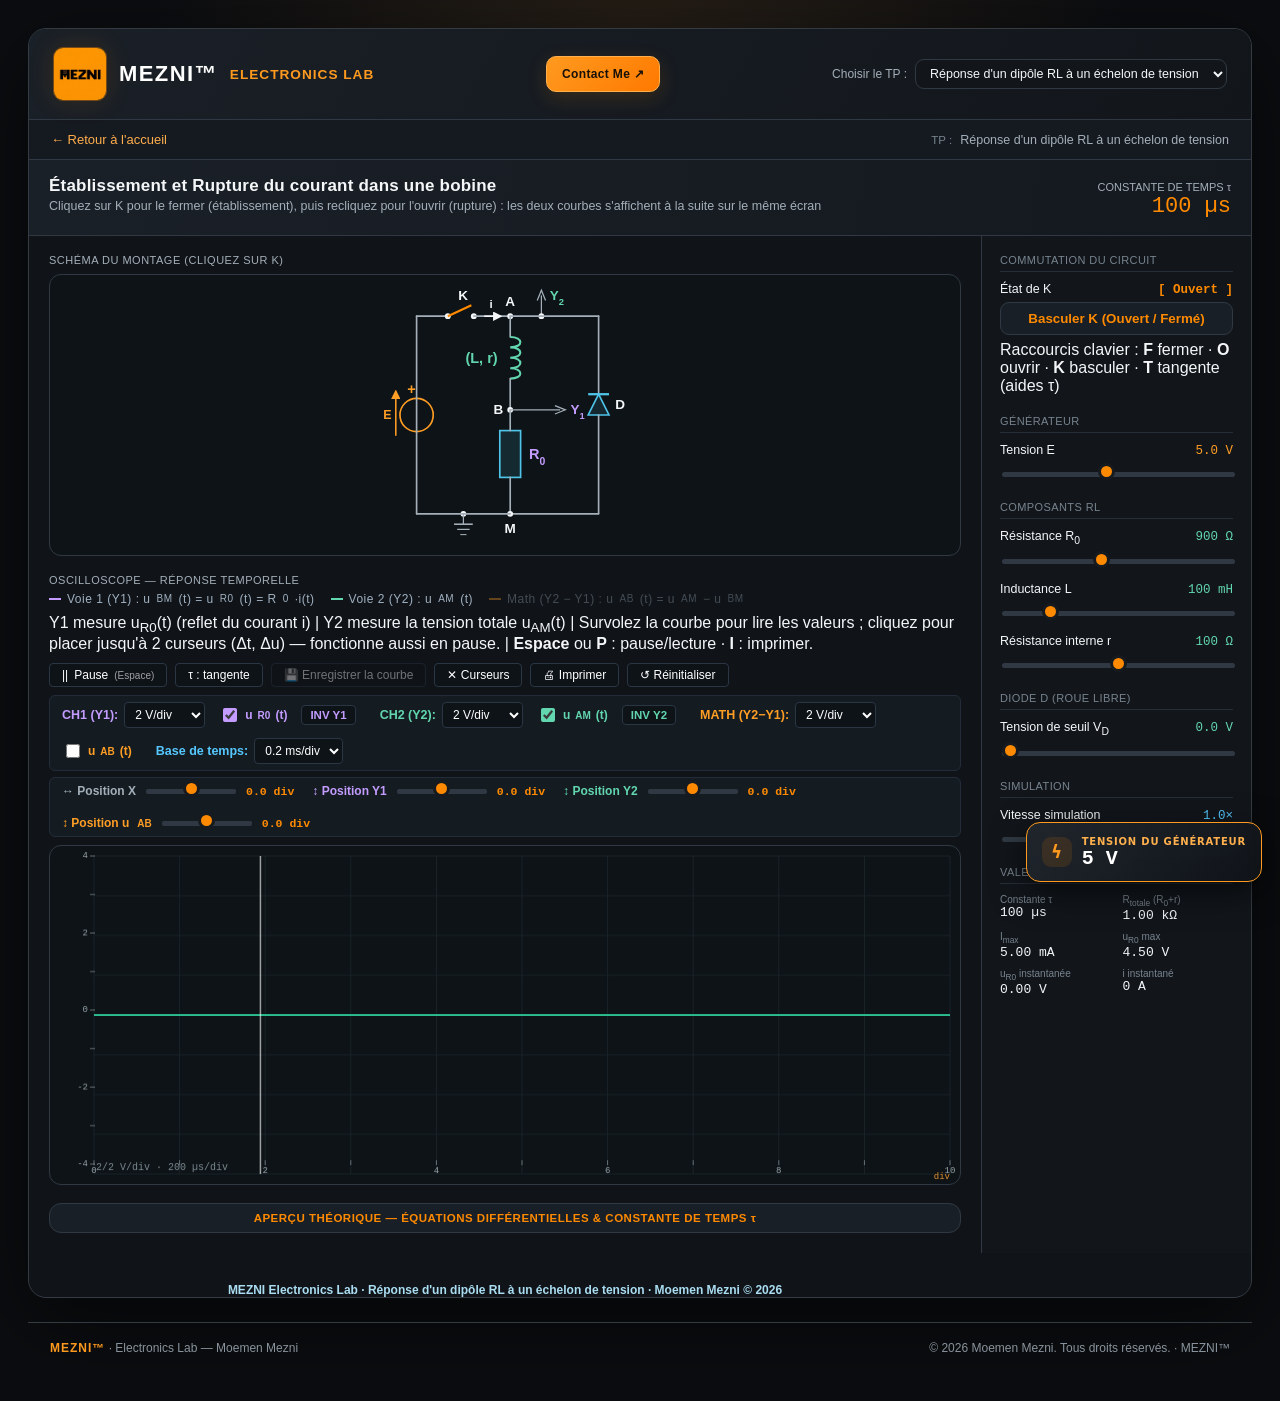
<file: dipole_RL.html>
<!DOCTYPE html>
<html lang="fr">
<head>
<meta charset="UTF-8">
<meta name="viewport" content="width=device-width, initial-scale=1, viewport-fit=cover">
<meta name="theme-color" content="#11161a">
<title>Établissement et Rupture du courant - Dipôle RL | MEZNI Electronics Lab</title>
<style>
  :root{
    --bg: #11161a;
    --panel: #161d22;
    --panel-alt: #1c242a;
    --line: #2a353c;
    --line-soft: #202a30;
    --text: #dbe4e8;
    --text-dim: #7c8a92;
    --text-faint: #52616a;
    --in-color: #e5a93b;
    --out-color: #2bbd8e;
    --ur-color: #c792ea;
    --time-color: #38bdf8;
    --accent: #4fc3e8;
    --font-mono: ui-monospace, "SF Mono", "Cascadia Mono", "Roboto Mono", Consolas, monospace;
    --font-sans: -apple-system, "Segoe UI", Roboto, Helvetica, Arial, sans-serif;
    --radius: 4px;
  }
  * { box-sizing: border-box; }
  html, body {
    margin: 0; padding: 0;
    background: var(--bg);
    color: var(--text);
    font-family: var(--font-sans);
  }
  body { padding: 18px; }
  .rig {
    max-width: 1180px;
    margin: 0 auto;
    border: 1px solid var(--line);
    border-radius: 6px;
    background: linear-gradient(180deg, var(--panel), var(--bg) 140%);
    overflow: hidden;
  }

  .site-header {
    padding: 14px 20px 12px;
    border-bottom: 1px solid var(--line);
    background: var(--panel-alt);
    text-align: center;
  }
  .site-header .site-title {
    margin: 0 0 10px;
    font-size: 19px;
    font-weight: 700;
    letter-spacing: 0.5px;
    color: var(--accent);
  }
  .page-switcher {
    display: inline-flex;
    align-items: center;
    gap: 8px;
  }
  .page-switcher label {
    font-size: 12px;
    color: var(--text-dim);
  }
  .page-switcher select {
    background: var(--panel);
    color: var(--text);
    border: 1px solid var(--line);
    border-radius: var(--radius);
    padding: 6px 10px;
    font-size: 12.5px;
    font-family: var(--font-sans);
    cursor: pointer;
    outline: none;
  }

  .topbar {
    display: flex;
    align-items: center;
    justify-content: space-between;
    flex-wrap: wrap;
    gap: 8px 16px;
    padding: 8px 20px;
    border-bottom: 1px solid var(--line);
    background: var(--panel-alt);
  }
  .topbar a { color: var(--text-dim); text-decoration: none; font-size: 13px; }
  .topbar a:hover { color: var(--accent); }
  .topbar .regime-picker { display: flex; align-items: center; gap: 8px; }
  .topbar .regime-picker label { color: var(--text-faint); font-size: 11.5px; }

  .plate {
    display: flex;
    align-items: baseline;
    justify-content: space-between;
    flex-wrap: wrap;
    gap: 8px 24px;
    padding: 16px 20px;
    border-bottom: 1px solid var(--line);
    background: var(--panel-alt);
  }
  .plate h1 { margin: 0; font-size: 17px; font-weight: 600; }
  .plate .sub { color: var(--text-dim); font-size: 12.5px; margin-top: 3px; }
  .fc-readout { text-align: right; line-height: 1.15; }
  .fc-readout .label { color: var(--text-dim); font-size: 11px; }
  .fc-readout .value { font-family: var(--font-mono); font-size: 22px; color: var(--accent); }

  .layout { display: grid; grid-template-columns: 1fr 270px; }
  @media (max-width: 820px) {
    .layout { grid-template-columns: 1fr; }
    .controls { border-left: none; border-top: 1px solid var(--line); order: 2; }
    .scopes { order: 1; }
  }

  .controls { border-left: 1px solid var(--line); padding: 18px 18px 22px; background: var(--panel); }
  .section-title {
    font-size: 11px; color: var(--text-faint); letter-spacing: 0.4px;
    margin: 20px 0 10px; padding-bottom: 5px; border-bottom: 1px solid var(--line-soft);
  }
  .section-title:first-child { margin-top: 0; }

  .ctrl { margin-bottom: 14px; }
  .ctrl-row { display: flex; justify-content: space-between; align-items: baseline; margin-bottom: 5px; }
  .ctrl-row .name { font-size: 12.5px; color: var(--text); }
  .ctrl-row .val { font-family: var(--font-mono); font-size: 12.5px; color: var(--out-color); }
  .ctrl-row .val.in-tone { color: var(--in-color); }
  .ctrl-row .val.speed-tone { color: var(--time-color); }

  input[type=range] {
    -webkit-appearance: none; width: 100%; height: 3px;
    background: var(--line); border-radius: 2px; outline: none;
  }
  input[type=range]::-webkit-slider-thumb {
    -webkit-appearance: none; width: 14px; height: 14px; border-radius: 50%;
    background: var(--accent); border: 2px solid #0d1215; cursor: pointer; margin-top: -5px;
  }
  input[type=range]::-moz-range-thumb {
    width: 14px; height: 14px; border-radius: 50%;
    background: var(--accent); border: 2px solid #0d1215; cursor: pointer;
  }

  .readout-grid { display: grid; grid-template-columns: 1fr 1fr; gap: 8px 12px; margin-top: 4px; }
  .readout-grid .item .k { font-size: 10px; color: var(--text-faint); }
  .readout-grid .item .v { font-family: var(--font-mono); font-size: 13px; color: var(--text); }

  .scopes { padding: 18px 20px 20px; display: flex; flex-direction: column; gap: 18px; }

  .oscillo-panel { background-color: transparent; width: 100%; position: relative; }
  .oscillo-header { display: flex; justify-content: space-between; align-items: center; font-size: 11px; letter-spacing: 0.5px; margin-bottom: 8px; flex-wrap: wrap; gap: 6px; }
  .oscillo-title { text-transform: uppercase; color: var(--text-dim); }
  .oscillo-legend { display: flex; gap: 16px; font-size: 12px; }
  .legend-item { display: flex; align-items: center; gap: 6px; color: #a0b0c0; transition: opacity 0.2s; }
  .color-dot { width: 12px; height: 2px; display: inline-block; }
  .color-dot.purple { background-color: var(--ur-color); }
  .color-dot.green { background-color: var(--out-color); }
  .color-dot.orange { background-color: var(--in-color); }
  .legend-item.dim { opacity: 0.35; }

  .oscillo-toolbar {
    background-color: #141c22; border: 1px solid #232d39; border-radius: 6px;
    padding: 6px 12px; display: flex; align-items: center; gap: 10px 14px; flex-wrap: wrap; margin-bottom: 6px;
  }
  .position-toolbar {
    background-color: #141c22; border: 1px solid #232d39; border-radius: 6px;
    padding: 6px 12px; display: flex; align-items: center; gap: 18px; flex-wrap: wrap; margin-bottom: 8px;
  }
  .control-group { display: flex; align-items: center; gap: 6px; font-size: 12.5px; font-weight: 600; }
  .pos-group { display: flex; align-items: center; gap: 8px; font-size: 12px; font-weight: 600; color: var(--text-dim); }
  .pos-group input[type=range] { width: 90px; }
  .pos-group .pv { font-family: var(--font-mono); font-size: 11.5px; color: var(--accent); min-width: 34px; }

  .label-ch1 { color: var(--ur-color); }
  .label-ch2 { color: var(--out-color); }
  .label-ch3 { color: var(--in-color); }
  .label-time { color: var(--time-color); }
  .toolbar-check.ch3 { color: var(--in-color); }
  .toolbar-check.ch3 input { accent-color: var(--in-color); }

  .toolbar-check { display: flex; align-items: center; gap: 5px; font-size: 12px; font-weight: 600; cursor: pointer; user-select: none; }
  .toolbar-check input { width: 14px; height: 14px; cursor: pointer; }
  .toolbar-check.ch1 { color: var(--ur-color); }
  .toolbar-check.ch1 input { accent-color: var(--ur-color); }
  .toolbar-check.ch2 { color: var(--out-color); }
  .toolbar-check.ch2 input { accent-color: var(--out-color); }

  .oscillo-toolbar select {
    background-color: #0e1318; color: #ffffff; border: 1px solid #2a3644; border-radius: 4px;
    padding: 4px 6px; font-size: 12px; outline: none; cursor: pointer;
  }

  .btn-inv {
    background-color: #0e1318; border: 1px solid #2a3644; border-radius: 4px;
    padding: 3px 8px; font-size: 11.5px; font-weight: 600; cursor: pointer; transition: all 0.2s;
  }
  .btn-inv.ch1-btn { color: var(--ur-color); }
  .btn-inv.ch1-btn.active { background-color: var(--ur-color); color: #0b1114; border-color: var(--ur-color); }
  .btn-inv.ch2-btn { color: var(--out-color); }
  .btn-inv.ch2-btn.active { background-color: var(--out-color); color: #0b1114; border-color: var(--out-color); }

  .btn-pause, .btn-reset {
    background-color: #0e1318; color: #ffffff; border: 1px solid #2a3644; border-radius: 4px;
    padding: 4px 12px; font-size: 12px; cursor: pointer; display: flex; align-items: center; gap: 6px;
    transition: background-color 0.2s;
  }
  .btn-pause:hover, .btn-reset:hover { background-color: #232d39; }
  .btn-reset.on { border-color: var(--accent); color: var(--accent); }
  .btn-reset:disabled { opacity: 0.4; cursor: not-allowed; }

  /* Courbes enregistrées (superposition pour comparaison) */
  .saved-panel { display: none; flex-wrap: wrap; align-items: center; gap: 6px 8px; margin-bottom: 8px; }
  .saved-item {
    display: flex; align-items: center; gap: 6px;
    background: #141c22; border: 1px solid #232d39; border-radius: 4px;
    padding: 3px 6px 3px 8px; font-family: var(--font-mono); font-size: 11px; color: var(--text);
  }
  .saved-item.off { opacity: 0.45; }
  .saved-item .swatch { width: 16px; height: 0; border-top: 2px dashed; display: inline-block; }
  .saved-item button {
    background: transparent; border: 1px solid #2a3644; border-radius: 3px; color: var(--text-dim);
    font-size: 11px; line-height: 1; padding: 2px 5px; cursor: pointer;
  }
  .saved-item button:hover { color: var(--accent); border-color: var(--accent); }
  .saved-title { font-size: 11px; color: var(--text-faint); letter-spacing: 0.4px; }

  /* Impression de l'écran de l'oscilloscope */
  .print-sheet { display: none; }
  @media print {
    @page { size: A4 landscape; margin: 12mm; }
    html, body { background: #fff !important; }
    body > *:not(#printSheet) { display: none !important; }
    #printSheet { display: block !important; color: #000; font-family: Arial, sans-serif; }
    #printSheet h1 { font-size: 16px; margin: 0 0 4px; }
    #printSheet .ps-meta { font-size: 11px; margin: 0 0 8px; line-height: 1.5; }
    #printSheet img { width: 100%; height: auto; border: 1px solid #000; display: block; }
    #printSheet .ps-saved { font-size: 11px; margin-top: 8px; }
  }

  .top-screen-bar {
    display: flex; justify-content: space-between; align-items: center;
    margin-bottom: 8px; gap: 10px; flex-wrap: wrap;
  }
  .top-buttons { display: flex; align-items: center; gap: 8px; }

  .canvas-wrapper { position: relative; width: 100%; }
  canvas { display: block; width: 100%; border: 1px solid var(--line); border-radius: var(--radius); background: #0d1316; touch-action: pan-y; cursor: crosshair; }
  .cursor-info {
    position: absolute; top: 8px; right: 8px; display: none; z-index: 9; pointer-events: none;
    background: rgba(14, 20, 26, 0.92); border: 1px solid var(--line); border-radius: 4px;
    padding: 5px 8px; font-family: var(--font-mono); font-size: 11px; color: var(--text);
  }
  .cursor-info table { border-collapse: collapse; }
  .cursor-info th, .cursor-info td { padding: 1px 7px; text-align: right; font-weight: 600; }
  .cursor-info td:first-child { text-align: left; color: var(--text-dim); }
  .cursor-info .ci-foot { margin-top: 3px; color: var(--text-dim); text-align: right; }

  .scope-tooltip {
    position: absolute; pointer-events: none; background: rgba(14, 20, 26, 0.92);
    border: 1px solid var(--accent); border-radius: 4px; padding: 6px 10px;
    font-family: var(--font-mono); font-size: 11px; color: var(--text);
    box-shadow: 0 4px 12px rgba(0,0,0,0.5); display: none; z-index: 10; line-height: 1.4; white-space: nowrap;
  }

  .montage-row { display: flex; gap: 12px; align-items: stretch; }
  @media (max-width: 700px) { .montage-row { flex-direction: column; } }
  
  .schematic-wrap { border: 1px solid var(--line); border-radius: var(--radius); background: #0d1316; padding: 10px; }
  .schematic-wrap svg { display: block; width: 100%; max-height: 260px; height: auto; margin: 0 auto; }
  
  /* Interrupteur interactif */
  .switch-clickable { cursor: pointer; }
  .switch-clickable:hover .sch-switch-line { stroke: #38bdf8; stroke-width: 2.5; }

  .sch-wire   { stroke: var(--text-dim); stroke-width: 1.6; fill: none; stroke-linecap: round; stroke-linejoin: round; }
  .sch-comp   { stroke: #4fc3e8; stroke-width: 1.6; fill: rgba(79,195,232,0.12); }
  .sch-node   { fill: var(--text); }
  .sch-label  { fill: var(--text); font-size: 13px; font-weight: 600; }
  .sch-label.r  { fill: var(--ur-color); font-size: 14px; font-weight: bold; }
  .sch-label.l  { fill: var(--out-color); font-size: 14px; font-weight: bold; }

  .btn-theory-toggle {
    width: 100%; padding: 8px 12px; font-size: 11.5px; font-weight: 600; letter-spacing: 0.5px;
    color: var(--accent); background: var(--panel-alt); border: 1px solid var(--line);
    border-radius: var(--radius); cursor: pointer; transition: all 0.2s ease;
  }
  .btn-theory-toggle:hover { background: var(--line); border-color: var(--accent); }
  .theory-container.hidden { display: none; }
  .theory-grid { display: grid; grid-template-columns: 1fr 1fr; gap: 18px; }
  @media (max-width: 760px) { .theory-grid { grid-template-columns: 1fr; } }
  .theory-card {
    border: 1px solid var(--line); border-radius: var(--radius); background: #0d1316;
    padding: 12px 14px; font-size: 12px; line-height: 1.4; color: var(--text-dim);
  }
  .theory-card h3 { margin: 0 0 6px; font-size: 12.5px; color: var(--accent); }
  .theory-card p { margin: 3px 0; }
  .formula {
    font-family: var(--font-mono); color: var(--text); background: var(--panel-alt);
    padding: 3px 6px; border-radius: 3px; display: inline-block; margin: 3px 0;
  }
  .theory-wide { grid-column: 1 / -1; }
  .theory-card ul { margin: 4px 0 6px; padding-left: 18px; }
  .theory-card li { margin: 2px 0; }
  .theory-card ol { margin: 4px 0 6px; padding-left: 20px; }
  .theory-card ol li { margin: 3px 0; }
  .theory-card b { color: var(--text); }
  .theory-card .note {
    margin-top: 6px; padding: 5px 8px; border-left: 2px solid #e0b040;
    background: var(--panel-alt); color: var(--text); font-size: 11.5px;
  }
  .theory-card .live {
    margin-top: 8px; padding: 6px 8px; border-left: 2px solid var(--accent);
    background: var(--panel-alt); font-family: var(--font-mono); font-size: 11.5px; color: var(--text);
  }
  .theory-card table { border-collapse: collapse; margin: 6px 0; font-size: 11.5px; }
  .theory-card th, .theory-card td { border: 1px solid var(--line); padding: 3px 8px; text-align: center; color: var(--text); }
  .theory-card th { background: var(--panel-alt); color: var(--accent); }
  .theory-card svg { display: block; width: 100%; height: auto; max-height: 240px; }
  .signature{
    text-align: center; font-family: "Arial"; font-size: 12px; font-weight: bold;
    color: rgb(170, 221, 241); margin-top: 30px;
  }

  /* ===== Optimisation mobile ===== */
  html { -webkit-text-size-adjust: 100%; }
  .slider-line { display: block; }
  .step-btn { display: none; }
  .theory-card { overflow-x: auto; }
  @media (hover: none) { .kbd-hide { display: none; } .btn-pause small { display: none; } }
  @media (max-width: 820px) {
    body { padding: max(8px, env(safe-area-inset-top)) max(8px, env(safe-area-inset-right)) max(8px, env(safe-area-inset-bottom)) max(8px, env(safe-area-inset-left)); }
    .rig { border-radius: 8px; }
    .site-header { padding: 10px 12px; text-align: left; }
    .site-header .site-title { font-size: 15px; line-height: 1.3; margin-bottom: 8px; }
    .page-switcher { display: flex; flex-direction: column; align-items: stretch; gap: 4px; }
    .page-switcher select { font-size: 16px; min-height: 42px; width: 100%; }
    .topbar { padding: 4px 12px; }
    .topbar a { padding: 8px 0; }
    .plate { padding: 12px; align-items: flex-start; }
    .plate h1 { font-size: 15px; }
    .fc-readout { text-align: left; }
    .layout { display: flex; flex-direction: column; gap: 14px; padding: 12px; }
    .scopes { display: contents; }
    .scopes > .scope-block { order: 1; }
    .scopes > .oscillo-panel { order: 2; }
    .controls { order: 3; border: 1px solid var(--line); border-radius: 6px; padding: 14px; }
    #toggleTheoryBtn { order: 4; }
    #theoryContainer { order: 5; }
    .layout > .signature { order: 6; }
    .oscillo-legend { flex-wrap: wrap; gap: 6px 12px; }
    .top-screen-bar { flex-direction: column; align-items: stretch; }
    .top-buttons { display: grid; grid-template-columns: 1fr 1fr; }
    .btn-pause, .btn-reset { min-height: 44px; justify-content: center; text-align: center; font-size: 13px; }
    .oscillo-toolbar { display: grid; grid-template-columns: minmax(0, 1.3fr) minmax(0, 1fr) auto; gap: 8px 10px; padding: 8px 10px; align-items: center; }
    .oscillo-toolbar > * { min-width: 0; }
    .oscillo-toolbar .control-group { margin-left: 0 !important; display: flex; flex-direction: column; align-items: stretch; gap: 3px; }
    .oscillo-toolbar .control-group:last-child { grid-column: 1 / -1; }
    .oscillo-toolbar .control-group label { font-size: 11px; }
    .oscillo-toolbar select, .scope-block select { font-size: 16px; min-height: 40px; width: 100%; }
    .toolbar-check { min-height: 40px; font-size: 13px; }
    .toolbar-check input { width: 20px; height: 20px; }
    .btn-inv { min-height: 40px; padding: 4px 10px; font-size: 12px; }
    .position-toolbar { display: grid; grid-template-columns: 1fr; gap: 6px; padding: 8px 10px; }
    .pos-group { display: grid; grid-template-columns: 120px minmax(0, 1fr) 58px; gap: 8px; white-space: nowrap; }
    .pos-group input[type=range] { width: 100%; margin: 8px 0; }
    .pos-group .pv { text-align: right; }
    .saved-item { flex-wrap: wrap; font-size: 10.5px; }
    .saved-item button { min-height: 32px; padding: 4px 10px; }
    .cursor-info { position: static !important; margin-top: 6px; overflow-x: auto; }
    .montage-row { gap: 12px; }
    .switch-panel { width: auto; }
    .toggle-group button { min-height: 44px; font-size: 13px; }
    .btn-theory-toggle { padding: 12px; font-size: 12px; line-height: 1.4; }
    .theory-grid { gap: 12px; }
    .theory-card { padding: 10px 12px; }
    input[type=range] { height: 6px; margin: 12px 0; }
    input[type=range]::-webkit-slider-thumb { width: 28px; height: 28px; margin-top: -11px; }
    input[type=range]::-moz-range-thumb { width: 28px; height: 28px; }
    .slider-line { display: flex; align-items: center; gap: 12px; }
    .slider-line input { flex: 1; min-width: 0; }
    .step-btn { display: inline-flex; align-items: center; justify-content: center; flex: none; width: 40px; height: 40px;
      font-size: 20px; line-height: 1; color: var(--text); background: #0e1318; border: 1px solid #2a3644; border-radius: 6px; cursor: pointer; }
    .step-btn:active { background: #232d39; border-color: var(--accent); }
    .ctrl-row .name, .ctrl-row .val { font-size: 14px; }
    .readout-grid .item .k { font-size: 11px; }
    .readout-grid .item .v { font-size: 13px; }
    .signature { margin-top: 4px; padding: 0 12px 14px; font-size: 11px; line-height: 1.4; }
  }
</style>
<link rel="stylesheet" href="assets/mezni-theme.css">
<link rel="icon" href="assets/favicon.svg" type="image/svg+xml">
</head>
<body>

<div class="rig">
  <div class="site-header">
    <h1 class="site-title"><img class="mezni-header-logo" src="assets/mezni-logo-original.jpg" alt="MEZNI logo"> MEZNI™ <span style="color:#ff9a1f;font-size:.62em;font-weight:600;letter-spacing:1px">ELECTRONICS LAB</span></h1>
    <a class="mezni-contact" href="https://moemenmezni.github.io/Mezni-portfolio/" target="_blank" rel="noopener noreferrer" aria-label="Contact Moemen Mezni">Contact Me ↗</a>
    <div class="page-switcher">
      <label for="pageSwitch">Choisir le TP :</label>
      <select id="pageSwitch" onchange="if(this.value) window.location.href=this.value;">   
       
  
        <option value="inductance.html">Inductance d'une bobine</option>
        <option value="dipole_RL.html"selected>Réponse d'un dipôle RL à un échelon de tension</option>
       
      </select>
    </div>
  </div>

  <div class="topbar">
  <a href="index.html">← Retour à l'accueil</a>
    <div class="regime-picker">
      <label>TP :</label>
      <span style="color:var(--text-dim); font-size:12.5px;">Réponse d'un dipôle RL à un échelon de tension</span>
    </div>
  </div>

  <div class="plate">
    <div>
      <h1>Établissement et Rupture du courant dans une bobine</h1>
      <div class="sub">Cliquez sur K pour le fermer (établissement), puis recliquez pour l'ouvrir (rupture) : les deux courbes s'affichent à la suite sur le même écran</div>
    </div>
    <div class="fc-readout">
      <div class="label">CONSTANTE DE TEMPS τ</div>
      <div class="value" id="tauHeaderValue">0.10 ms</div>
    </div>
  </div>

  <div class="layout">

    <div class="scopes">

      <div class="scope-block">
        <div class="oscillo-header"><span class="oscillo-title">SCHÉMA DU MONTAGE (CLIQUEZ SUR K)</span></div>
        <div class="montage-row">
          <div class="schematic-wrap" style="flex:1;">
            <svg viewBox="0 0 250 250" xmlns="http://www.w3.org/2000/svg">
              <defs>
                <marker id="arrow-blue" viewBox="0 0 6 6" refX="3" refY="3" markerWidth="6" markerHeight="6" orient="auto-start-reverse">
                  <path d="M 0 0 L 6 3 L 0 6 z" fill="#38bdf8" />
                </marker>
                <marker id="arrow-orange" viewBox="0 0 6 6" refX="3" refY="3" markerWidth="6" markerHeight="6" orient="auto-start-reverse">
                  <path d="M 0 0 L 6 3 L 0 6 z" fill="var(--in-color)" />
                </marker>
                <marker id="arrow-black" viewBox="0 0 6 6" refX="3" refY="3" markerWidth="6" markerHeight="6" orient="auto-start-reverse">
                  <path d="M 0 0 L 6 3 L 0 6 z" fill="var(--text)" />
                </marker>
              </defs>

              <!-- Générateur E (DC) -->
              <circle cx="40" cy="125" r="16" stroke="var(--in-color)" stroke-width="1.6" fill="NONE"/>
              <text x="35" y="105" text-anchor="middle" font-size="14" font-weight="700" fill="var(--in-color)">+</text>
              <text x="8" y="129" font-size="12" font-weight="700" fill="var(--in-color)">E</text>
              <path d="M 20,145 L 20,105" stroke="var(--in-color)" stroke-width="1.5" marker-end="url(#arrow-orange)"/>

              <!-- Interrupteur K (Interactif au Clic) -->
              <g id="switchClickGroup" class="switch-clickable">
                <rect x="60" y="8" width="50" height="40" fill="transparent"/>
                <path d="M 40,30 L 70,30" class="sch-wire"/>
                <circle cx="70" cy="30" r="2.8" class="sch-node"/>
                <path id="switchContact" class="sch-switch-line" d="M 70,30 L 95,30" stroke="var(--accent)" stroke-width="2" style="transition: transform 0.15s ease, stroke 0.15s ease; transform-origin: 70px 30px; transform: rotate(-25deg);"/>
                <circle cx="95" cy="30" r="2.8" class="sch-node"/>
                <text x="80" y="14" class="sch-label" fill="var(--accent)">K</text>
              </g>

              <path d="M 95,30 L 130,30" class="sch-wire"/>

              <!-- Point A -->
              <circle cx="130" cy="30" r="2.8" class="sch-node"/>
              <text x="130" y="20" text-anchor="middle" class="sch-label">A</text>

              <!-- Voie Y2 (Point A) -->
              <path d="M 160,30 L 160,10" stroke="var(--text-dim)" stroke-width="1.2" fill="none"/>
              <path d="M 156,15 L 160,5 L 164,15" stroke="var(--text-dim)" stroke-width="1.2" fill="none"/>
              <circle cx="160" cy="30" r="2.8" class="sch-node"/>
              <text x="168" y="14" font-size="13" font-weight="bold" fill="var(--out-color)">Y<tspan baseline-shift="sub" font-size="9">2</tspan></text>

              <!-- Flèche courant i -->
              <path d="M 105,30 L 118,30" stroke="var(--text)" stroke-width="1.5" marker-end="url(#arrow-black)"/>
              <text x="110" y="22" font-size="11" font-weight="bold" fill="var(--text)">i</text>

              <!-- Bobine (L, r) -->
              <path d="M 130,30 L 130,50" class="sch-wire"/>
              <path d="M 130,50 C 143,50 143,60 130,60 C 143,60 143,70 130,70 C 143,70 143,80 130,80 C 143,80 143,90 130,90" stroke="var(--out-color)" stroke-width="2" fill="none"/>
              <path d="M 130,90 L 130,120" class="sch-wire"/>
              <text x="118" y="75" text-anchor="end" class="sch-label l">(L, r)</text>

              <!-- Diode D en parallèle avec tout le dipôle RL (bobine + R0), entre A et M : anode côté M, cathode côté A -->
              <path d="M 130,30 L 215,30" class="sch-wire"/>
              <path d="M 215,30 L 215,105" class="sch-wire"/>
              <path d="M 205,125 L 225,125 L 215,105 Z" class="sch-comp"/>
              <path d="M 205,105 L 225,105" stroke="#4fc3e8" stroke-width="2.2" fill="none"/>
              <path d="M 215,125 L 215,220" class="sch-wire"/>
              <path d="M 130,220 L 215,220" class="sch-wire"/>
              <text x="231" y="119" class="sch-label" fill="var(--accent)">D</text>

              <!-- Point B -->
              <circle cx="130" cy="120" r="2.8" class="sch-node"/>
              <text x="114" y="124" class="sch-label">B</text>

              <!-- Voie Y1 (Point B) -->
              <path d="M 130,120 L 178,120" stroke="var(--text-dim)" stroke-width="1.2" fill="none"/>
              <path d="M 173,116 L 183,120 L 173,124" stroke="var(--text-dim)" stroke-width="1.2" fill="none"/>
              <text x="188" y="124" font-size="13" font-weight="bold" fill="var(--ur-color)">Y<tspan baseline-shift="sub" font-size="9">1</tspan></text>

              <!-- Résistance R0 -->
              <rect x="120" y="140" width="20" height="45" class="sch-comp"/>
              <text x="148" y="167" class="sch-label r">R<tspan baseline-shift="sub" font-size="10">0</tspan></text>
              <path d="M 130,120 L 130,140" class="sch-wire"/>
              <path d="M 130,185 L 130,220" class="sch-wire"/>

              <!-- Point M & Masse -->
              <circle cx="130" cy="220" r="2.8" class="sch-node"/>
              <text x="130" y="238" text-anchor="middle" class="sch-label">M</text>

              <circle cx="85" cy="220" r="2.8" class="sch-node"/>
              <path d="M 85,220 L 85,230" stroke="var(--text-dim)" stroke-width="1.2" fill="none"/>
              <path d="M 76,230 L 94,230" stroke="var(--text-dim)" stroke-width="1.5"/>
              <path d="M 79,235 L 91,235" stroke="var(--text-dim)" stroke-width="1.2"/>
              <path d="M 82,240 L 88,240" stroke="var(--text-dim)" stroke-width="1"/>

              <!-- Connexion retour au générateur -->
              <path d="M 40,220 L 130,220" class="sch-wire"/>
              <path d="M 40,30 L 40,109" class="sch-wire"/>
              <path d="M 40,110 L 40,220" class="sch-wire"/>
            </svg>
          </div>
        </div>
      </div>

      <div class="oscillo-panel">
        <div class="oscillo-header">
          <span class="oscillo-title">OSCILLOSCOPE — RÉPONSE TEMPORELLE</span>
          <div class="oscillo-legend">
            <span class="legend-item" id="legendCh1"><span class="color-dot purple"></span>Voie 1 (Y1) : u<sub>BM</sub>(t) = u<sub>R0</sub>(t) = R<sub>0</sub>·i(t)</span>
            <span class="legend-item" id="legendCh2"><span class="color-dot green"></span>Voie 2 (Y2) : u<sub>AM</sub>(t)</span>
            <span class="legend-item dim" id="legendCh3"><span class="color-dot orange"></span>Math (Y2 − Y1) : u<sub>AB</sub>(t) = u<sub>AM</sub> − u<sub>BM</sub></span>
          </div>
        </div>

        <div class="top-screen-bar">
          <div class="ctrl-hint" style="margin-bottom:0;">Y1 mesure u<sub>R0</sub>(t) (reflet du courant i) | Y2 mesure la tension totale u<sub>AM</sub>(t) | Survolez la courbe pour lire les valeurs ; cliquez pour placer jusqu'à 2 curseurs (Δt, Δu) — fonctionne aussi en pause. <span class="kbd-hide">| <b>Espace</b> ou <b>P</b> : pause/lecture · <b>I</b> : imprimer.</span></div>
          <div class="top-buttons">
            <button id="playPauseBtn" class="btn-pause"><span class="pause-icon">||</span> Pause <small style="opacity:.6">(Espace)</small></button>
            <button id="tauAidBtn" class="btn-reset" title="Afficher l'asymptote, la tangente à l'origine et le niveau 63 % (touche T)">τ : tangente</button>
            <button id="saveCurveBtn" class="btn-reset" title="Enregistrer la courbe affichée pour la comparer ensuite avec une autre (après avoir changé un paramètre)" disabled>💾 Enregistrer la courbe</button>
            <button id="clearCursorsBtn" class="btn-reset" title="Effacer les curseurs de mesure">✕ Curseurs</button>
            <button id="printBtn" class="btn-reset" title="Imprimer l'écran de l'oscilloscope (touche I)">🖨 Imprimer</button>
            <button id="resetBtn" class="btn-reset">↺ Réinitialiser</button>
          </div>
        </div>

        <!-- Barre d'outils réglages de l'oscilloscope -->
        <div class="oscillo-toolbar">
          <div class="control-group">
            <label class="label-ch1">CH1 (Y1):</label>
            <select id="v1SensSelect">
              <option value="0.5">0.5 V/div</option>
              <option value="1">1 V/div</option>
              <option value="2" selected>2 V/div</option>
              <option value="5">5 V/div</option>
            </select>
          </div>
          <label class="toolbar-check ch1"><input type="checkbox" id="showChan1Check" checked> u<sub>R0</sub>(t)</label>
          <button id="invY1Btn" class="btn-inv ch1-btn" title="Inverser Y1">INV Y1</button>

          <div class="control-group" style="margin-left: 10px;">
            <label class="label-ch2">CH2 (Y2):</label>
            <select id="v2SensSelect">
              <option value="0.5">0.5 V/div</option>
              <option value="1">1 V/div</option>
              <option value="2" selected>2 V/div</option>
              <option value="5">5 V/div</option>
            </select>
          </div>
          <label class="toolbar-check ch2"><input type="checkbox" id="showChan2Check" checked> u<sub>AM</sub>(t)</label>
          <button id="invY2Btn" class="btn-inv ch2-btn" title="Inverser Y2">INV Y2</button>

          <div class="control-group" style="margin-left: 10px;">
            <label class="label-ch3">MATH (Y2−Y1):</label>
            <select id="v3SensSelect">
              <option value="0.5">0.5 V/div</option>
              <option value="1">1 V/div</option>
              <option value="2" selected>2 V/div</option>
              <option value="5">5 V/div</option>
            </select>
          </div>
          <label class="toolbar-check ch3"><input type="checkbox" id="showChan3Check"> u<sub>AB</sub>(t)</label>

          <div class="control-group" style="margin-left: 10px;">
            <label class="label-time">Base de temps:</label>
            <select id="hSensSelect">
              <option value="0.0001">0.1 ms/div</option>
              <option value="0.0002" selected>0.2 ms/div</option>
              <option value="0.0005">0.5 ms/div</option>
              <option value="0.001">1 ms/div</option>
              <option value="0.002">2 ms/div</option>
            </select>
          </div>
        </div>

        <!-- Deuxième barre (Positions) -->
        <div class="position-toolbar">
          <div class="pos-group">↔ Position X<input type="range" id="posXSlider" min="-5" max="5" step="0.5" value="0"><span class="pv" id="posXVal">0.0 div</span></div>
          <div class="pos-group" style="color:var(--ur-color)">↕ Position Y1<input type="range" id="posY1Slider" min="-4" max="4" step="0.5" value="0"><span class="pv" id="posY1Val">0.0 div</span></div>
          <div class="pos-group" style="color:var(--out-color)">↕ Position Y2<input type="range" id="posY2Slider" min="-4" max="4" step="0.5" value="0"><span class="pv" id="posY2Val">0.0 div</span></div>
          <div class="pos-group" style="color:var(--in-color)">↕ Position u<sub>AB</sub><input type="range" id="posY3Slider" min="-4" max="4" step="0.5" value="0"><span class="pv" id="posY3Val">0.0 div</span></div>
        </div>

        <div id="savedPanel" class="saved-panel"></div>

        <div class="canvas-wrapper">
          <canvas id="scopeCanvas" height="340"></canvas>
          <div id="scopeTooltip" class="scope-tooltip"></div>
          <div id="cursorInfo" class="cursor-info"></div>
        </div>
      </div>

      <button id="toggleTheoryBtn" class="btn-theory-toggle">APERÇU THÉORIQUE — ÉQUATIONS DIFFÉRENTIELLES & CONSTANTE DE TEMPS τ</button>

      <div id="theoryContainer" class="theory-container hidden">
        <div class="theory-grid">

          <div class="theory-card theory-wide">
            <h3>Vue d'ensemble : un régime transitoire du 1<sup>er</sup> ordre</h3>
            <svg viewBox="0 0 600 205" xmlns="http://www.w3.org/2000/svg" font-family="Arial, sans-serif" font-size="11">
              <text x="40" y="16" fill="var(--ur-color)" font-weight="bold">Fermeture de K : u_R0(t) ∝ i(t)</text>
              <line x1="40" y1="150" x2="190" y2="150" stroke="var(--text-dim)"/>
              <line x1="40" y1="30" x2="40" y2="155" stroke="var(--text-dim)"/>
              <line x1="40" y1="50" x2="190" y2="50" stroke="var(--text-dim)" stroke-dasharray="3 3" stroke-width="0.8"/>
              <text x="36" y="54" text-anchor="end" fill="var(--text-dim)">Imax</text>
              <polyline points="40.0,150.0 42.2,142.0 44.3,134.6 46.5,127.9 48.7,121.7 50.8,115.9 53.0,110.7 55.2,105.8 57.3,101.3 59.5,97.2 61.7,93.5 63.8,90.0 66.0,86.8 68.2,83.8 70.3,81.1 72.5,78.7 74.7,76.4 76.8,74.3 79.0,72.3 81.2,70.5 83.3,68.9 85.5,67.4 87.7,66.0 89.8,64.7 92.0,63.5 94.2,62.5 96.3,61.5 98.5,60.5 100.7,59.7 102.8,58.9 105.0,58.2 107.2,57.6 109.3,56.9 111.5,56.4 113.7,55.9 115.8,55.4 118.0,55.0 120.2,54.6 122.3,54.2 124.5,53.9 126.7,53.6 128.8,53.3 131.0,53.0 133.2,52.8 135.3,52.6 137.5,52.4 139.7,52.2 141.8,52.0 144.0,51.8 146.2,51.7 148.3,51.6 150.5,51.4 152.7,51.3 154.8,51.2 157.0,51.1 159.2,51.0 161.3,50.9 163.5,50.9 165.7,50.8 167.8,50.7 170.0,50.7" fill="none" stroke="var(--ur-color)" stroke-width="2"/>
              <line x1="40" y1="150" x2="66.0" y2="50" stroke="var(--time-color)" stroke-dasharray="4 3" stroke-width="1"/>
              <line x1="66.0" y1="86.8" x2="66.0" y2="150" stroke="var(--text-dim)" stroke-dasharray="2 3" stroke-width="0.8"/>
              <line x1="40" y1="86.8" x2="66.0" y2="86.8" stroke="var(--text-dim)" stroke-dasharray="2 3" stroke-width="0.8"/>
              <circle cx="66.0" cy="86.8" r="3" fill="var(--ur-color)"/>
              <text x="70.0" y="100.8" fill="var(--text)">0,63·Imax</text>
              <text x="66.0" y="166" text-anchor="middle" fill="var(--time-color)">τ</text>
              <text x="170.0" y="166" text-anchor="middle" fill="var(--time-color)">5τ</text>
              <text x="105.0" y="184" text-anchor="middle" fill="var(--time-color)" font-size="10">tangente à l'origine</text>
              <text x="345" y="16" fill="var(--out-color)" font-weight="bold">Ouverture de K : i décroît</text>
              <line x1="345" y1="150" x2="495" y2="150" stroke="var(--text-dim)"/>
              <line x1="345" y1="30" x2="345" y2="155" stroke="var(--text-dim)"/>
              <line x1="345" y1="50" x2="495" y2="50" stroke="var(--text-dim)" stroke-dasharray="3 3" stroke-width="0.8"/>
              <text x="341" y="54" text-anchor="end" fill="var(--text-dim)">I0</text>
              <polyline points="345.0,50.0 347.2,58.0 349.3,65.4 351.5,72.1 353.7,78.3 355.8,84.1 358.0,89.3 360.2,94.2 362.3,98.7 364.5,102.8 366.7,106.5 368.8,110.0 371.0,113.2 373.2,116.2 375.3,118.9 377.5,121.3 379.7,123.6 381.8,125.7 384.0,127.7 386.2,129.5 388.3,131.1 390.5,132.6 392.7,134.0 394.8,135.3 397.0,136.5 399.2,137.5 401.3,138.5 403.5,139.5 405.7,140.3 407.8,141.1 410.0,141.8 412.2,142.4 414.3,143.1 416.5,143.6 418.7,144.1 420.8,144.6 423.0,145.0 425.2,145.4 427.3,145.8 429.5,146.1 431.7,146.4 433.8,146.7 436.0,147.0 438.2,147.2 440.3,147.4 442.5,147.6 444.7,147.8 446.8,148.0 449.0,148.2 451.2,148.3 453.3,148.4 455.5,148.6 457.7,148.7 459.8,148.8 462.0,148.9 464.2,149.0 466.3,149.1 468.5,149.1 470.7,149.2 472.8,149.3 475.0,149.3" fill="none" stroke="var(--out-color)" stroke-width="2"/>
              <line x1="345" y1="50" x2="371.0" y2="150" stroke="var(--time-color)" stroke-dasharray="4 3" stroke-width="1"/>
              <line x1="371.0" y1="113.2" x2="371.0" y2="150" stroke="var(--text-dim)" stroke-dasharray="2 3" stroke-width="0.8"/>
              <line x1="345" y1="113.2" x2="371.0" y2="113.2" stroke="var(--text-dim)" stroke-dasharray="2 3" stroke-width="0.8"/>
              <circle cx="371.0" cy="113.2" r="3" fill="var(--out-color)"/>
              <text x="375.0" y="107.2" fill="var(--text)">0,37·I0</text>
              <text x="371.0" y="166" text-anchor="middle" fill="var(--time-color)">τ</text>
              <text x="475.0" y="166" text-anchor="middle" fill="var(--time-color)">5τ</text>
              <text x="410.0" y="184" text-anchor="middle" fill="var(--time-color)" font-size="10">tangente à l'origine</text>
            </svg>
            <p>Une bobine s'oppose aux variations brusques du courant : i(t) est <b>continu</b> et évolue de façon exponentielle vers sa valeur finale, en un temps de l'ordre de τ. Les deux courbes ont la même constante de temps ; seule la valeur vers laquelle tend le courant change (I<sub>max</sub> à la fermeture, 0 à l'ouverture). Les courbes ci-dessus correspondent à une diode idéale (V<sub>D</sub> = 0).</p>
          </div>

          <div class="theory-card">
            <h3>Montage et voies de l'oscilloscope</h3>
            <ul>
              <li><b>Y1</b> (point B) : u<sub>BM</sub> = u<sub>R0</sub> = R<sub>0</sub>·i(t), image du courant.</li>
              <li><b>Y2</b> (point A) : u<sub>AM</sub>, tension aux bornes de l'ensemble bobine + R<sub>0</sub>. Elle vaut E quand K est fermé ; K ouvert, elle vaut −V<sub>D</sub> (≈ −0,7 V) tant que la diode conduit, puis 0.</li>
              <li><b>Voie MATH</b> (Y2 − Y1) : u<sub>AB</sub> = u<sub>AM</sub> − u<sub>BM</sub>, tension aux bornes de la bobine.</li>
              <li><b>Diode D</b>, en parallèle avec bobine + R<sub>0</sub> (cathode côté A) : bloquée quand K est fermé (u<sub>AM</sub> = E &gt; 0), elle conduit à l'ouverture et offre au courant de la bobine un chemin de « roue libre » : bobine → R<sub>0</sub> → D.</li>
            </ul>
            <div class="note">La masse commune est en M : on ne peut pas visualiser directement u<sub>AB</sub> avec une seule voie, d'où la soustraction des deux voies.</div>
          </div>

          <div class="theory-card">
            <h3>La bobine réelle (L, r)</h3>
            <p>En convention récepteur, la tension aux bornes de la bobine est :</p>
            <div class="formula">u<sub>AB</sub>(t) = L · di/dt + r · i(t)</div>
            <p>Le terme L·di/dt est l'effet d'auto-induction (loi de Faraday : e = −L·di/dt), qui s'oppose à la cause qui lui donne naissance (loi de Lenz). Le terme r·i est la chute ohmique dans le fil.</p>
            <p>Énergie magnétique emmagasinée : <span class="formula">E<sub>m</sub> = ½ · L · i²</span>. Elle ne peut pas varier instantanément, d'où la continuité de i.</p>
          </div>

          <div class="theory-card">
            <h3>1. Établissement du courant (fermeture de K)</h3>
            <p>Loi des mailles : E = u<sub>AB</sub> + u<sub>R0</sub> = L·di/dt + (R<sub>0</sub> + r)·i</p>
            <p>En posant τ = L/(R<sub>0</sub>+r) et I<sub>max</sub> = E/(R<sub>0</sub>+r) :</p>
            <div class="formula">τ · di/dt + i = I<sub>max</sub></div>
            <p>Solution générale : i(t) = A·e<sup>−t/τ</sup> + I<sub>max</sub>. La condition initiale i(0) = 0 donne A = −I<sub>max</sub> :</p>
            <div class="formula">i(t) = I<sub>max</sub> · (1 − e<sup>−t/τ</sup>)</div>
            <div class="formula">u<sub>R0</sub>(t) = U<sub>max</sub> · (1 − e<sup>−t/τ</sup>), U<sub>max</sub> = R<sub>0</sub>·E/(R<sub>0</sub>+r)</div>
            <div class="live" id="thLiveA"></div>
          </div>

          <div class="theory-card">
            <h3>2. Rupture du courant (ouverture de K)</h3>
            <p>Lorsque K s'ouvre, la source ne fournit plus rien. La bobine s'oppose à la coupure du courant et se comporte en générateur : i continue de circuler dans la boucle bobine → R<sub>0</sub> → diode D, car D devient passante (u<sub>AM</sub> = −V<sub>D</sub>).</p>
            <div class="formula">0 = L·di/dt + (R<sub>0</sub>+r)·i + V<sub>D</sub></div>
            <div class="formula">i(t) = (I<sub>0</sub> + V<sub>D</sub>/(R<sub>0</sub>+r)) · e<sup>−t/τ</sup> − V<sub>D</sub>/(R<sub>0</sub>+r)</div>
            <p>valable jusqu'à l'instant t<sub>f</sub> où i s'annule, puis D se bloque : <span class="formula">t<sub>f</sub> = τ · ln(1 + (R<sub>0</sub>+r)·I<sub>0</sub>/V<sub>D</sub>)</span></p>
            <p>Diode idéale (V<sub>D</sub> = 0) : <span class="formula">i(t) = I<sub>0</sub> · e<sup>−t/τ</sup></span>, avec la <b>même</b> constante τ = L/(R<sub>0</sub>+r), puisque R<sub>0</sub> reste dans la boucle. Le courant reste continu : i(0<sup>+</sup>) = I<sub>0</sub>.</p>
            <div class="note">Sans diode, l'ouverture de K couperait brutalement le courant : L·di/dt deviendrait énorme (surtension, étincelle). La diode de roue libre limite cette tension à −V<sub>D</sub>.</div>
            <div class="live" id="thLiveB"></div>
          </div>

          <div class="theory-card">
            <h3>3. Tension aux bornes de la bobine u<sub>AB</sub>(t)</h3>
            <p><b>Établissement :</b> u<sub>AB</sub> = E − R<sub>0</sub>·i, soit</p>
            <div class="formula">u<sub>AB</sub>(t) = r·I<sub>max</sub> + (E − r·I<sub>max</sub>) · e<sup>−t/τ</sup></div>
            <p>Elle est discontinue à la fermeture : u<sub>AB</sub>(0<sup>+</sup>) = E (tout E est aux bornes de la bobine car i = 0), puis elle décroît vers r·I<sub>max</sub>. La partie purement inductive vaut L·di/dt = E·e<sup>−t/τ</sup> et tend vers 0.</p>
            <p><b>Rupture :</b> u<sub>AB</sub> = u<sub>AM</sub> − u<sub>BM</sub> = −V<sub>D</sub> − R<sub>0</sub>·i(t) (soit −R<sub>0</sub>·i(t) pour une diode idéale) : la tension change de signe, car la bobine joue le rôle de générateur (i garde son sens mais la tension se retourne).</p>
          </div>

          <div class="theory-card">
            <h3>4. Constante de temps τ</h3>
            <div class="formula">τ = L / (R<sub>0</sub> + r)</div>
            <p>Dimension : H/Ω = (V·s/A)/(V/A) = s. Plus L est grand ou plus la résistance totale est petite, plus le régime transitoire est lent. La tension E n'influence pas τ, seulement l'amplitude.</p>
            <table>
              <tr><th>t</th><th>τ</th><th>2τ</th><th>3τ</th><th>4τ</th><th>5τ</th></tr>
              <tr><td>établissement (i / I<sub>max</sub>)</td><td>63,2 %</td><td>86,5 %</td><td>95,0 %</td><td>98,2 %</td><td>99,3 %</td></tr>
              <tr><td>rupture (i / I<sub>0</sub>)</td><td>36,8 %</td><td>13,5 %</td><td>5,0 %</td><td>1,8 %</td><td>0,7 %</td></tr>
            </table>
            <p>Le régime permanent est donc considéré comme atteint à t ≈ 5τ.</p>
            <p>La ligne « rupture » suppose une diode idéale (V<sub>D</sub> = 0). Avec V<sub>D</sub> &gt; 0, le courant s'annule en un temps fini t<sub>f</sub> &lt; 5τ.</p>
            <div class="live" id="thLiveT"></div>
          </div>

          <div class="theory-card">
            <h3>5. Comment mesurer τ sur l'oscillogramme</h3>
            <ol>
              <li><b>Méthode des 63 %</b> (établissement) : lire l'instant où u<sub>R0</sub> = 0,63·U<sub>max</sub>.</li>
              <li><b>Méthode des 37 %</b> (rupture) : lire l'instant où u<sub>R0</sub> = 0,37·u<sub>R0</sub>(0) (valable pour V<sub>D</sub> ≈ 0 ; sinon préférer l'établissement).</li>
              <li><b>Tangente à l'origine</b> : elle coupe l'asymptote horizontale à t = τ.</li>
              <li><b>Temps de demi-montée</b> : t<sub>½</sub> = τ·ln 2 ≈ 0,69·τ, donc τ = t<sub>½</sub> / 0,69.</li>
            </ol>
            <div class="note">Le curseur de l'écran donne t en ms : pointez sur la courbe au niveau 63 % ou 37 % pour lire τ. Choisissez une base de temps telle que la trace occupe l'écran (10 divisions ≥ 5τ).</div>
          </div>

          <div class="theory-card theory-wide">
            <h3>6. Déterminer r et L à partir des mesures</h3>
            <ol>
              <li>En régime permanent, relever U<sub>max</sub> (plateau de u<sub>R0</sub>) : I<sub>max</sub> = U<sub>max</sub> / R<sub>0</sub>.</li>
              <li>Comme I<sub>max</sub> = E/(R<sub>0</sub>+r) : <span class="formula">r = R<sub>0</sub> · (E − U<sub>max</sub>) / U<sub>max</sub></span></li>
              <li>Mesurer τ (méthode des 63 % par exemple).</li>
              <li>En déduire l'inductance : <span class="formula">L = τ · (R<sub>0</sub> + r)</span></li>
            </ol>
            <div class="note">Si l'on néglige r, on surestime le courant et on commet une erreur sur L égale à r/(R<sub>0</sub>+r) en valeur relative : elle est importante quand r n'est pas petite devant R<sub>0</sub>.</div>
            <div class="live" id="thLiveM"></div>
          </div>

          <div class="theory-card">
            <h3>7. Bilan énergétique</h3>
            <p>En multipliant la loi des mailles par i :</p>
            <div class="formula">E·i = (R<sub>0</sub>+r)·i² + d(½·L·i²)/dt</div>
            <p>La puissance fournie par le générateur sert à l'effet Joule et à charger la bobine. En régime permanent, tout part en chaleur ; l'énergie stockée vaut alors ½·L·I<sub>max</sub>². À la rupture, cette énergie est dissipée par effet Joule dans R<sub>0</sub> et r, et dans la diode (puissance V<sub>D</sub>·i).</p>
            <div class="live" id="thLiveE"></div>
          </div>

          <div class="theory-card">
            <h3>8. Influence des paramètres et erreurs fréquentes</h3>
            <ul>
              <li><b>L ↑</b> : τ ↑, transitoire plus lent ; I<sub>max</sub> inchangé.</li>
              <li><b>R<sub>0</sub> ↑ ou r ↑</b> : τ ↓, transitoire plus rapide ; I<sub>max</sub> diminue.</li>
              <li><b>E ↑</b> : amplitudes proportionnelles, τ inchangé.</li>
              <li><b>V<sub>D</sub> ↑</b> : à la rupture, u<sub>AM</sub> = −V<sub>D</sub> et le courant s'annule plus tôt (à t<sub>f</sub>) ; V<sub>D</sub> = 0 redonne l'exponentielle pure.</li>
              <li><b>r ≠ 0</b> : u<sub>AB</sub> ne tend pas vers 0 mais vers r·I<sub>max</sub>, et U<sub>max</sub> &lt; E.</li>
            </ul>
            <div class="note">Erreurs fréquentes : lire τ à 50 % au lieu de 63 % ; oublier r dans τ ; confondre u<sub>R0</sub> (image de i) et u<sub>AM</sub> ; penser que u<sub>AB</sub> s'annule en régime permanent.</div>
          </div>

        </div>
      </div>

    </div>

    <div class="controls">

      <div class="section-title">COMMUTATION DU CIRCUIT</div>

      <div class="ctrl">
        <div class="ctrl-row">
          <span class="name">État de K</span>
          <span class="val speed-tone" id="kStateVal" style="cursor:pointer; font-weight:bold;">[ Ouvert ]</span>
        </div>
        <button id="toggleKBtn" style="width:100%; padding:8px; background:var(--panel-alt); color:var(--accent); border:1px solid var(--line); border-radius:4px; cursor:pointer; font-weight:bold;">Basculer K (Ouvert / Fermé)</button>
        <div class="ctrl-hint kbd-hide" style="margin-top:6px;">Raccourcis clavier : <b>F</b> fermer · <b>O</b> ouvrir · <b>K</b> basculer · <b>T</b> tangente (aides τ)</div>
      </div>

      <div class="section-title">GÉNÉRATEUR</div>

      <div class="ctrl">
        <div class="ctrl-row"><span class="name">Tension E</span><span class="val in-tone" id="eVal">5.0 V</span></div>
        <input type="range" id="eSlider" min="1" max="10" step="0.5" value="5">
      </div>

      <div class="section-title">COMPOSANTS RL</div>

      <div class="ctrl">
        <div class="ctrl-row"><span class="name">Résistance R<sub>0</sub></span><span class="val" id="r0Val">900 Ω</span></div>
        <input type="range" id="r0Slider" min="100" max="2000" step="50" value="900">
      </div>

      <div class="ctrl">
        <div class="ctrl-row"><span class="name">Inductance L</span><span class="val" id="lVal">100 mH</span></div>
        <input type="range" id="lSlider" min="10" max="500" step="5" value="100">
      </div>

      <div class="ctrl">
        <div class="ctrl-row"><span class="name">Résistance interne r</span><span class="val" id="rVal">100 Ω</span></div>
        <input type="range" id="rSlider" min="0" max="200" step="5" value="100">
      </div>

      <div class="section-title">DIODE D (ROUE LIBRE)</div>

      <div class="ctrl">
        <div class="ctrl-row"><span class="name">Tension de seuil V<sub>D</sub></span><span class="val" id="vdVal">0.0 V</span></div>
        <input type="range" id="vdSlider" min="0" max="1" step="0.1" value="0">
      </div>

      <div class="section-title">SIMULATION</div>

      <div class="ctrl">
        <div class="ctrl-row"><span class="name">Vitesse simulation</span><span class="val speed-tone" id="speedVal">1.0×</span></div>
        <input type="range" id="speedSlider" min="0.1" max="5.0" step="0.1" value="1.0">
      </div>

      <div class="section-title">VALEURS CALCULÉES</div>
      <div class="readout-grid">
        <div class="item"><div class="k">Constante τ</div><div class="v" id="tauVal">0.10 ms</div></div>
        <div class="item"><div class="k">R<sub>totale</sub> (R<sub>0</sub>+r)</div><div class="v" id="rtotVal">1000 Ω</div></div>
        <div class="item"><div class="k">I<sub>max</sub></div><div class="v" id="imaxVal">5.00 mA</div></div>
        <div class="item"><div class="k">u<sub>R0</sub> max</div><div class="v" id="urMaxVal">4.50 V</div></div>
        <div class="item"><div class="k">u<sub>R0</sub> instantanée</div><div class="v" id="urNowVal">0.00 V</div></div>
        <div class="item"><div class="k">i instantané</div><div class="v" id="iNowVal">0.00 mA</div></div>
      </div>

    </div>
    <div class="signature"> MEZNI Electronics Lab · Réponse d'un dipôle RL à un échelon de tension · Moemen Mezni © 2026 </div>
  </div>
</div>

<div id="printSheet" class="print-sheet"></div>

<script>
(function(){
  "use strict";

  const state = {
    E: 5.0,
    R0: 900,
    L: 0.100, // 100 mH
    r: 100,   // 100 Ohm
    Vd: 0,    // tension de seuil de la diode (V) : 0 = diode idéale
    speed: 1.0,
    v1Sens: 2, v2Sens: 2, v3Sens: 2, hSens: 0.0002,
    showChan1: true, showChan2: true, showChan3: false,
    invY1: false, invY2: false,
    posX: 0, posY1: 0, posY2: 0, posY3: 0,
    playing: true,
    showTheory: false,
    mouseInside: false,
    mouseX: 0, mouseY: 0,
    hoverT: null,      // instant pointé sur l'écran (null si hors trace)
    cursors: [],       // curseurs de mesure posés par clic : {t}
    showTauAids: false, // asymptote, tangente à l'origine, niveau 63 %
    isClosed: false
  };

  // Gestion du temps et des conditions initiales à l'origine (t = 0 au clic)
  let tScope = 0;      // Temps affiché à l'écran (0 à T_max)
  // Historique des commutations : chaque segment = un intervalle de temps
  // pendant lequel K garde le même état (et les mêmes paramètres).
  // t0 = instant de début (temps oscillo), i0 = courant à cet instant (continuité de i).
  let segments = [];
  const SWEEP_SECONDS = 6;   // durée réelle d'un balayage complet à la vitesse 1×
  let lastTs = null;

  const el = {
    eSlider: document.getElementById("eSlider"),
    r0Slider: document.getElementById("r0Slider"),
    lSlider: document.getElementById("lSlider"),
    rSlider: document.getElementById("rSlider"),
    speedSlider: document.getElementById("speedSlider"),
    eVal: document.getElementById("eVal"),
    r0Val: document.getElementById("r0Val"),
    lVal: document.getElementById("lVal"),
    rVal: document.getElementById("rVal"),
    vdSlider: document.getElementById("vdSlider"),
    vdVal: document.getElementById("vdVal"),
    speedVal: document.getElementById("speedVal"),
    tauHeaderValue: document.getElementById("tauHeaderValue"),
    tauVal: document.getElementById("tauVal"),
    rtotVal: document.getElementById("rtotVal"),
    imaxVal: document.getElementById("imaxVal"),
    urMaxVal: document.getElementById("urMaxVal"),
    urNowVal: document.getElementById("urNowVal"),
    iNowVal: document.getElementById("iNowVal"),
    playPauseBtn: document.getElementById("playPauseBtn"),
    resetBtn: document.getElementById("resetBtn"),
    v1SensSelect: document.getElementById("v1SensSelect"),
    v2SensSelect: document.getElementById("v2SensSelect"),
    v3SensSelect: document.getElementById("v3SensSelect"),
    showChan3Check: document.getElementById("showChan3Check"),
    posY3Slider: document.getElementById("posY3Slider"),
    posY3Val: document.getElementById("posY3Val"),
    legendCh3: document.getElementById("legendCh3"),
    showChan1Check: document.getElementById("showChan1Check"),
    showChan2Check: document.getElementById("showChan2Check"),
    invY1Btn: document.getElementById("invY1Btn"),
    invY2Btn: document.getElementById("invY2Btn"),
    hSensSelect: document.getElementById("hSensSelect"),
    posXSlider: document.getElementById("posXSlider"),
    posY1Slider: document.getElementById("posY1Slider"),
    posY2Slider: document.getElementById("posY2Slider"),
    posXVal: document.getElementById("posXVal"),
    posY1Val: document.getElementById("posY1Val"),
    posY2Val: document.getElementById("posY2Val"),
    toggleTheoryBtn: document.getElementById("toggleTheoryBtn"),
    theoryContainer: document.getElementById("theoryContainer"),
    thLiveA: document.getElementById("thLiveA"),
    thLiveB: document.getElementById("thLiveB"),
    thLiveT: document.getElementById("thLiveT"),
    thLiveM: document.getElementById("thLiveM"),
    thLiveE: document.getElementById("thLiveE"),
    legendCh1: document.getElementById("legendCh1"),
    legendCh2: document.getElementById("legendCh2"),
    scopeCanvas: document.getElementById("scopeCanvas"),
    scopeTooltip: document.getElementById("scopeTooltip"),
    cursorInfo: document.getElementById("cursorInfo"),
    clearCursorsBtn: document.getElementById("clearCursorsBtn"),
    tauAidBtn: document.getElementById("tauAidBtn"),
    switchContact: document.getElementById("switchContact"),
    switchClickGroup: document.getElementById("switchClickGroup"),
    kStateVal: document.getElementById("kStateVal"),
    toggleKBtn: document.getElementById("toggleKBtn")
  };

  function fmtEng(value, unit){
    if (value === 0) return "0 " + unit;
    const abs = Math.abs(value);
    const prefixes = [
      {exp: 9, sym: "G"}, {exp: 6, sym: "M"}, {exp: 3, sym: "k"},
      {exp: 0, sym: ""},
      {exp: -3, sym: "m"}, {exp: -6, sym: "µ"}, {exp: -9, sym: "n"}, {exp: -12, sym: "p"}
    ];
    for (const p of prefixes){
      if (abs >= Math.pow(10, p.exp) * 0.999){
        const scaled = value / Math.pow(10, p.exp);
        const digits = scaled >= 100 ? 0 : (scaled >= 10 ? 1 : 2);
        return scaled.toFixed(digits) + " " + p.sym + unit;
      }
    }
    return value.toExponential(2) + " " + unit;
  }

  function segAt(t){
    for (let k = segments.length - 1; k >= 0; k--){
      if (segments[k].t0 <= t) return segments[k];
    }
    return null;
  }

  // Courant i(t) : solution exacte par morceaux (i est continu aux commutations)
  function calcI(t) {
    const sg = segAt(t);
    if (!sg) return 0;
    const Rtot = sg.R0 + sg.r;
    if (Rtot === 0) return 0;
    const tau = sg.L / Rtot;
    const dt = t - sg.t0;
    if (sg.closed) {
      const Imax = sg.E / Rtot;                    // établissement
      return Imax + (sg.i0 - Imax) * Math.exp(-dt / tau);
    }
    // Rupture : roue libre par la diode (u_AM = -Vd tant que i > 0)
    // L di/dt + (R0+r) i = -Vd  =>  i = (i0 + Vd/Rtot)·e^(-t/τ) - Vd/Rtot, bloquée à 0 par la diode
    const Ifree = sg.Vd / Rtot;
    return Math.max(0, (sg.i0 + Ifree) * Math.exp(-dt / tau) - Ifree);
  }

  function calcUR0(t) {
    const sg = segAt(t);
    return sg ? sg.R0 * calcI(t) : 0;
  }

  function calcUAM(t) {
    const sg = segAt(t);
    if (!sg) return 0;
    if (sg.closed) return sg.E;                    // K fermé : diode bloquée
    return calcI(t) > 0 ? -sg.Vd : 0;              // K ouvert : diode passante tant que i > 0
  }

  // Tension aux bornes de la bobine (voie math Y2 - Y1) : u_AB = u_AM - u_BM = L·di/dt + r·i
  function calcUAB(t) {
    return calcUAM(t) - calcUR0(t);
  }

  function windowDur(){ return state.hSens * 10; }

  function pushSegment(iStart){
    segments.push({
      t0: tScope, closed: state.isClosed, i0: iStart,
      E: state.E, R0: state.R0, L: state.L, r: state.r, Vd: state.Vd
    });
  }

  // Action sur l'interrupteur K : la trace continue, on ne remet PAS le temps à zéro
  function toggleSwitch(){
    const finished = segments.length > 0 && tScope >= windowDur();
    const iNow = segments.length ? calcI(tScope) : 0;

    // Nouveau balayage seulement si aucun n'est en cours (1er clic) ou si l'écran est plein
    if (!segments.length || finished) {
      segments = [];
      tScope = 0;
      state.cursors = [];
    }

    state.isClosed = !state.isClosed;
    pushSegment(iNow);
    if (!state.playing && el.playPauseBtn) el.playPauseBtn.click();   // K relance l'animation si elle est en pause

    updateSwitchUI();
    updateReadouts();
  }

  // Changement d'un paramètre en cours de balayage : nouveau segment, courant continu
  function onParamChange(){
    if (segments.length && tScope < windowDur()) pushSegment(calcI(tScope));
    updateReadouts();
  }

  function updateSwitchUI(){
    if (state.isClosed) {
      if (el.switchContact) {
        el.switchContact.style.transform = "rotate(0deg)";
        el.switchContact.setAttribute("stroke", "var(--out-color)");
      }
      if (el.kStateVal) {
        el.kStateVal.textContent = "[ Fermé ]";
        el.kStateVal.style.color = "var(--out-color)";
      }
    } else {
      if (el.switchContact) {
        el.switchContact.style.transform = "rotate(-25deg)";
        el.switchContact.setAttribute("stroke", "var(--accent)");
      }
      if (el.kStateVal) {
        el.kStateVal.textContent = "[ Ouvert ]";
        el.kStateVal.style.color = "var(--accent)";
      }
    }
  }

  function updateReadouts(){
    const Rtot = state.R0 + state.r;
    const tau = state.L / Rtot;
    const Imax = state.E / Rtot;
    const uR0Max = state.R0 * Imax;

    if (el.eVal) el.eVal.textContent = state.E.toFixed(1) + " V";
    if (el.r0Val) el.r0Val.textContent = fmtEng(state.R0, "Ω");
    if (el.lVal) el.lVal.textContent = fmtEng(state.L, "H");
    if (el.rVal) el.rVal.textContent = state.r.toFixed(0) + " Ω";
    if (el.vdVal) el.vdVal.textContent = state.Vd.toFixed(1) + " V";
    if (el.speedVal) el.speedVal.textContent = state.speed.toFixed(1) + "×";

    if (el.tauHeaderValue) el.tauHeaderValue.textContent = fmtEng(tau, "s");
    if (el.tauVal) el.tauVal.textContent = fmtEng(tau, "s");
    if (el.rtotVal) el.rtotVal.textContent = fmtEng(Rtot, "Ω");
    if (el.imaxVal) el.imaxVal.textContent = fmtEng(Imax, "A");
    if (el.urMaxVal) el.urMaxVal.textContent = uR0Max.toFixed(2) + " V";

    // En pause, les valeurs instantanées suivent le point survolé sur la courbe
    const tRead = (!state.playing && state.mouseInside && state.hoverT !== null) ? state.hoverT : tScope;
    const urNow = calcUR0(tRead);
    const iNow = calcI(tRead);
    if (el.urNowVal) el.urNowVal.textContent = urNow.toFixed(2) + " V";
    if (el.iNowVal) el.iNowVal.textContent = fmtEng(iNow, "A");

    // --- Aperçu théorique : valeurs en direct ---
    const t63 = tau;                       // 63 % à t = τ
    const rEst = state.R0 * (state.E - uR0Max) / uR0Max;
    const LEst = tau * (state.R0 + rEst);
    const Em = 0.5 * state.L * Imax * Imax;
    if (el.thLiveA) el.thLiveA.innerHTML =
      "I<sub>max</sub> = <b>" + fmtEng(Imax, "A") + "</b> ; U<sub>max</sub> = <b>" + uR0Max.toFixed(2) + " V</b>" +
      "<br>u<sub>AB</sub>(0<sup>+</sup>) = <b>" + state.E.toFixed(2) + " V</b> → u<sub>AB</sub>(∞) = r·I<sub>max</sub> = <b>" + (state.r * Imax).toFixed(2) + " V</b>";
    if (el.thLiveB) el.thLiveB.innerHTML =
      "Si K s'ouvre en régime permanent : u<sub>AM</sub> = −V<sub>D</sub> = <b>" + (-state.Vd).toFixed(2) + " V</b>" +
      " ; u<sub>AB</sub>(0<sup>+</sup>) = −V<sub>D</sub> − R<sub>0</sub>·I<sub>max</sub> = <b>" + (-state.Vd - uR0Max).toFixed(2) + " V</b>" +
      (state.Vd > 0
        ? "<br>Le courant s'annule à t<sub>f</sub> = τ·ln(1 + (R<sub>0</sub>+r)·I<sub>0</sub>/V<sub>D</sub>) = <b>" + fmtEng(tau * Math.log(1 + Rtot * Imax / state.Vd), "s") + "</b>"
        : "<br>V<sub>D</sub> = 0 : décroissance exponentielle pure ; retour à 1 % de I<sub>0</sub> : τ·ln 100 = <b>" + fmtEng(tau * Math.log(100), "s") + "</b>");
    if (el.thLiveT) el.thLiveT.innerHTML =
      "τ = " + fmtEng(state.L, "H") + " / " + fmtEng(Rtot, "Ω") + " = <b>" + fmtEng(tau, "s") + "</b>" +
      "<br>t à 63 % = <b>" + fmtEng(t63, "s") + "</b> ; t<sub>½</sub> = τ·ln 2 = <b>" + fmtEng(tau * Math.LN2, "s") + "</b> ; 5τ = <b>" + fmtEng(5 * tau, "s") + "</b>" +
      "<br>Balayage actuel : 10 div × " + fmtEng(state.hSens, "s") + " = <b>" + fmtEng(windowDur(), "s") + "</b> (= " + (windowDur() / tau).toFixed(1) + " τ)";
    if (el.thLiveM) el.thLiveM.innerHTML =
      "r = R<sub>0</sub>·(E − U<sub>max</sub>)/U<sub>max</sub> = <b>" + fmtEng(rEst, "Ω") + "</b>" +
      " ; L = τ·(R<sub>0</sub>+r) = <b>" + fmtEng(LEst, "H") + "</b>";
    if (el.thLiveE) el.thLiveE.innerHTML =
      "E<sub>m</sub> max = ½·L·I<sub>max</sub>² = <b>" + fmtEng(Em, "J") + "</b>" +
      "<br>Puissance en régime permanent E·I<sub>max</sub> = <b>" + fmtEng(state.E * Imax, "W") + "</b>";
  }

  // Configuration des listeners
  if (el.switchClickGroup) el.switchClickGroup.addEventListener("click", toggleSwitch);
  if (el.toggleKBtn) el.toggleKBtn.addEventListener("click", toggleSwitch);
  if (el.kStateVal) el.kStateVal.addEventListener("click", toggleSwitch);

  // Raccourcis clavier : F = fermer K, O = ouvrir K, K = basculer
  function setSwitch(wantClosed){
    if (state.isClosed !== wantClosed) toggleSwitch();
  }
  document.addEventListener("keydown", (e) => {
    if (e.ctrlKey || e.metaKey || e.altKey || e.repeat) return;
    const tag = e.target && e.target.tagName;
    const typing = tag === "TEXTAREA" || tag === "SELECT" ||
                   (tag === "INPUT" && e.target.type !== "range" && e.target.type !== "checkbox");
    if (typing) return;
    const k = e.key.toLowerCase();
    if (e.code === "Space" || k === "p") {            // pause / lecture
      if (document.activeElement && document.activeElement.tagName === "BUTTON") document.activeElement.blur();
      if (el.playPauseBtn) el.playPauseBtn.click();
      e.preventDefault(); return;
    }
    if (k === "i") { printScope(); e.preventDefault(); return; }
    if (k === "f") { setSwitch(true);  e.preventDefault(); }
    else if (k === "o") { setSwitch(false); e.preventDefault(); }
    else if (k === "k") { toggleSwitch();   e.preventDefault(); }
    else if (k === "t") { setTauAids(!state.showTauAids); e.preventDefault(); }
  });

  // Empêche la barre d'espace de « cliquer » un bouton resté actif (double bascule)
  document.addEventListener("keyup", (e) => {
    const tag = e.target && e.target.tagName;
    if (e.code === "Space" && tag !== "TEXTAREA" && tag !== "SELECT" && !(tag === "INPUT" && e.target.type !== "range" && e.target.type !== "checkbox")) e.preventDefault();
  });

  // Aides τ : asymptote, tangente à l'origine de la phase, niveau 63 % / 37 %, repère t0 + τ
  function setTauAids(on){
    state.showTauAids = on;
    if (el.tauAidBtn) el.tauAidBtn.classList.toggle("on", on);
  }
  if (el.tauAidBtn) el.tauAidBtn.addEventListener("click", () => setTauAids(!state.showTauAids));

  if (el.eSlider) el.eSlider.addEventListener("input", () => { state.E = +el.eSlider.value; onParamChange(); });
  if (el.r0Slider) el.r0Slider.addEventListener("input", () => { state.R0 = +el.r0Slider.value; onParamChange(); });
  if (el.lSlider) el.lSlider.addEventListener("input", () => { state.L = +el.lSlider.value / 1000; onParamChange(); });
  if (el.rSlider) el.rSlider.addEventListener("input", () => { state.r = +el.rSlider.value; onParamChange(); });
  if (el.vdSlider) el.vdSlider.addEventListener("input", () => { state.Vd = +el.vdSlider.value; onParamChange(); });
  if (el.speedSlider) el.speedSlider.addEventListener("input", () => { state.speed = parseFloat(el.speedSlider.value); });

  if (el.v1SensSelect) el.v1SensSelect.addEventListener("change", e => { state.v1Sens = parseFloat(e.target.value); });
  if (el.v2SensSelect) el.v2SensSelect.addEventListener("change", e => { state.v2Sens = parseFloat(e.target.value); });
  if (el.v3SensSelect) el.v3SensSelect.addEventListener("change", e => { state.v3Sens = parseFloat(e.target.value); });

  if (el.showChan3Check) {
    el.showChan3Check.addEventListener("change", () => {
      state.showChan3 = el.showChan3Check.checked;
      if (el.legendCh3) el.legendCh3.classList.toggle("dim", !state.showChan3);
    });
  }
  if (el.posY3Slider) el.posY3Slider.addEventListener("input", () => { state.posY3 = +el.posY3Slider.value; if (el.posY3Val) el.posY3Val.textContent = state.posY3.toFixed(1) + " div"; });

  if (el.showChan1Check) {
    el.showChan1Check.addEventListener("change", () => {
      state.showChan1 = el.showChan1Check.checked;
      if (el.legendCh1) el.legendCh1.classList.toggle("dim", !state.showChan1);
    });
  }

  if (el.showChan2Check) {
    el.showChan2Check.addEventListener("change", () => {
      state.showChan2 = el.showChan2Check.checked;
      if (el.legendCh2) el.legendCh2.classList.toggle("dim", !state.showChan2);
    });
  }

  if (el.invY1Btn) {
    el.invY1Btn.addEventListener("click", () => {
      state.invY1 = !state.invY1;
      el.invY1Btn.classList.toggle("active", state.invY1);
    });
  }

  if (el.invY2Btn) {
    el.invY2Btn.addEventListener("click", () => {
      state.invY2 = !state.invY2;
      el.invY2Btn.classList.toggle("active", state.invY2);
    });
  }

  if (el.hSensSelect) el.hSensSelect.addEventListener("change", e => { state.hSens = parseFloat(e.target.value); });

  if (el.posXSlider) el.posXSlider.addEventListener("input", () => { state.posX = +el.posXSlider.value; if (el.posXVal) el.posXVal.textContent = state.posX.toFixed(1) + " div"; });
  if (el.posY1Slider) el.posY1Slider.addEventListener("input", () => { state.posY1 = +el.posY1Slider.value; if (el.posY1Val) el.posY1Val.textContent = state.posY1.toFixed(1) + " div"; });
  if (el.posY2Slider) el.posY2Slider.addEventListener("input", () => { state.posY2 = +el.posY2Slider.value; if (el.posY2Val) el.posY2Val.textContent = state.posY2.toFixed(1) + " div"; });

  if (el.playPauseBtn) {
    el.playPauseBtn.addEventListener("click", () => {
      state.playing = !state.playing;
      el.playPauseBtn.innerHTML = state.playing ? '<span class="pause-icon">||</span> Pause <small style="opacity:.6">(Espace)</small>' : '▶ Lecture <small style="opacity:.6">(Espace)</small>';
    });
  }

  if (el.resetBtn) {
    el.resetBtn.addEventListener("click", () => {
      tScope = 0;
      segments = [];
      state.cursors = [];
      state.isClosed = false;
      updateSwitchUI();
      updateReadouts();
    });
  }

  if (el.toggleTheoryBtn) {
    el.toggleTheoryBtn.addEventListener("click", () => {
      state.showTheory = !state.showTheory;
      if (el.theoryContainer) el.theoryContainer.classList.toggle("hidden", !state.showTheory);
    });
  }

  if (el.scopeCanvas) {
    const cv = el.scopeCanvas;
    const setPos = (e) => {
      const rect = cv.getBoundingClientRect();
      state.mouseX = e.clientX - rect.left;
      state.mouseY = e.clientY - rect.top;
    };
    const showTip = () => {
      state.mouseInside = true;
      if (el.scopeTooltip) el.scopeTooltip.style.display = "block";
    };
    const hideTip = () => {
      state.mouseInside = false;
      state.hoverT = null;
      if (el.scopeTooltip) el.scopeTooltip.style.display = "none";
      updateReadouts();
    };

    // Pointer Events : souris, tactile et stylet, avec ou sans pause
    cv.addEventListener("pointerenter", (e) => { setPos(e); showTip(); });
    cv.addEventListener("pointerdown",  (e) => { setPos(e); showTip(); });
    cv.addEventListener("pointermove",  (e) => { setPos(e); if (!state.mouseInside) showTip(); });
    cv.addEventListener("pointerleave", (e) => { if (e.pointerType !== "touch") hideTip(); });
    document.addEventListener("pointerdown", (e) => {
      if (e.pointerType === "touch" && e.target !== cv && state.mouseInside) hideTip();
    });

    // Clic : pose un curseur de mesure (2 maximum ; un 3e clic recommence)
    cv.addEventListener("click", (e) => {
      setPos(e);
      const padL = 44, padR = 10;
      const w = cv.clientWidth, plotW = w - padL - padR;
      if (state.mouseX < padL || state.mouseX > w - padR || !segments.length) return;
      const xOffset = state.posX * (plotW / 10);
      const t = ((state.mouseX - padL - xOffset) / plotW) * windowDur();
      if (t < 0 || t > Math.min(tScope, windowDur())) return;
      if (state.cursors.length >= 2) state.cursors = [];
      state.cursors.push({ t });
    });
  }
  if (el.clearCursorsBtn) el.clearCursorsBtn.addEventListener("click", () => { state.cursors = []; });

  // Tableau des curseurs (C1, C2, Δ)
  let lastCursorHTML = "";
  function updateCursorInfo(){
    if (!el.cursorInfo) return;
    let html = "";
    const cs = state.cursors;
    if (cs.length){
      const cols = ["#ffd166", "#ff8fab"];
      const tau = state.L / (state.R0 + state.r);
      const vals = cs.map(c => ({ t: c.t, ur: calcUR0(c.t), uam: calcUAM(c.t), uab: calcUAB(c.t), i: calcI(c.t) }));
      const rows = [["t", v => v.t, x => fmtEng(x, "s")]];
      if (state.showChan1) {
        rows.push(["u<sub>R0</sub>", v => v.ur, x => x.toFixed(2) + " V"]);
        rows.push(["i", v => v.i, x => fmtEng(x, "A")]);
      }
      if (state.showChan2) rows.push(["u<sub>AM</sub>", v => v.uam, x => x.toFixed(2) + " V"]);
      if (state.showChan3) rows.push(["u<sub>AB</sub>", v => v.uab, x => x.toFixed(2) + " V"]);

      html = "<table><tr><th></th>" + vals.map((v, k) => `<th style="color:${cols[k]}">C${k + 1}</th>`).join("") + (vals.length === 2 ? "<th>Δ</th>" : "") + "</tr>";
      rows.forEach(([lab, get, fmt]) => {
        html += `<tr><td>${lab}</td>` + vals.map(v => `<td>${fmt(get(v))}</td>`).join("");
        if (vals.length === 2) html += `<td style="color:var(--accent)">${fmt(get(vals[1]) - get(vals[0]))}</td>`;
        html += "</tr>";
      });
      html += "</table>";
      if (vals.length === 2) html += `<div class="ci-foot">|Δt| = ${(Math.abs(vals[1].t - vals[0].t) / tau).toFixed(2)} τ</div>`;
    }
    if (html !== lastCursorHTML){
      el.cursorInfo.innerHTML = html;
      el.cursorInfo.style.display = html ? "block" : "none";
      lastCursorHTML = html;
    }
  }

  // ---- Courbes enregistrées : copie des segments (courbes exactes, rejouables à toute échelle) ----
  const SAVE_KEY = "dipoleRL_savedCurves_v1";
  const SAVE_COLORS = ["#ff9f43", "#f368e0", "#54a0ff", "#feca57", "#ff6b6b", "#1dd1a1"];
  const MAX_SAVED = 6;
  let savedCurves = [];
  let savedCounter = 0;
  const saveBtn = document.getElementById("saveCurveBtn");
  const savedPanel = document.getElementById("savedPanel");

  // Évalue une fonction du modèle (calcUR0, calcUAM, calcUAB) sur une liste de segments enregistrée
  function evalOn(hist, fn, t){
    const bak = segments;
    segments = hist;
    try { return fn(t); } finally { segments = bak; }
  }

  function persistSaved(){
    try { localStorage.setItem(SAVE_KEY, JSON.stringify({ counter: savedCounter, curves: savedCurves })); } catch (e) {}
  }
  function loadSaved(){
    try {
      const raw = localStorage.getItem(SAVE_KEY);
      if (!raw) return;
      const d = JSON.parse(raw);
      if (d && Array.isArray(d.curves)){
        savedCurves = d.curves.filter(c => c && Array.isArray(c.hist) && c.hist.length).slice(0, MAX_SAVED);
        savedCounter = +d.counter || savedCurves.length;
      }
    } catch (e) {}
  }

  function renderSaved(){
    savedPanel.innerHTML = "";
    savedPanel.style.display = savedCurves.length ? "flex" : "none";
    saveBtn.disabled = !segments.length || savedCurves.length >= MAX_SAVED;
    saveBtn.title = savedCurves.length >= MAX_SAVED
      ? "Limite de " + MAX_SAVED + " courbes atteinte : supprimez-en une"
      : "Enregistrer la courbe affichée pour la comparer ensuite avec une autre (après avoir changé un paramètre)";
    if (!savedCurves.length) return;

    const title = document.createElement("span");
    title.className = "saved-title";
    title.textContent = "COURBES ENREGISTRÉES :";
    savedPanel.appendChild(title);

    savedCurves.forEach(sc => {
      const item = document.createElement("div");
      item.className = "saved-item" + (sc.visible ? "" : " off");
      const sw = document.createElement("span");
      sw.className = "swatch"; sw.style.borderTopColor = sc.color;
      const lab = document.createElement("span");
      lab.textContent = sc.label; lab.style.color = sc.color;
      const eye = document.createElement("button");
      eye.textContent = sc.visible ? "Masquer" : "Afficher";
      eye.title = "Afficher / masquer cette courbe sur l'écran";
      eye.addEventListener("click", () => { sc.visible = !sc.visible; persistSaved(); renderSaved(); });
      const del = document.createElement("button");
      del.textContent = "✕"; del.title = "Supprimer cette courbe";
      del.addEventListener("click", () => { savedCurves = savedCurves.filter(x => x !== sc); persistSaved(); renderSaved(); });
      item.append(sw, lab, eye, del);
      savedPanel.appendChild(item);
    });

    const clr = document.createElement("button");
    clr.className = "btn-reset"; clr.textContent = "Tout effacer";
    clr.addEventListener("click", () => { savedCurves = []; persistSaved(); renderSaved(); });
    savedPanel.appendChild(clr);
  }

  function saveCurrentCurve(){
    if (!segments.length || savedCurves.length >= MAX_SAVED) return;
    savedCounter++;
    const tau = state.L / (state.R0 + state.r);
    savedCurves.push({
      id: savedCounter,
      color: SAVE_COLORS[(savedCounter - 1) % SAVE_COLORS.length],
      hist: segments.map(g => ({ t0: g.t0, closed: g.closed, i0: g.i0, E: g.E, R0: g.R0, L: g.L, r: g.r, Vd: g.Vd })),
      tEnd: Math.min(tScope, windowDur()),
      ch1: state.showChan1, ch2: state.showChan2, ch3: state.showChan3,
      visible: true,
      label: "#" + savedCounter + " · E=" + state.E.toFixed(1) + " V · R0=" + fmtEng(state.R0, "Ω") +
             " · L=" + fmtEng(state.L, "H") + " · r=" + fmtEng(state.r, "Ω") +
             (state.Vd > 0 ? " · VD=" + state.Vd.toFixed(1) + " V" : "") + " · τ=" + fmtEng(tau, "s")
    });
    persistSaved();
    renderSaved();
  }
  saveBtn.addEventListener("click", saveCurrentCurve);
  loadSaved();
  renderSaved();

  // Le bouton n'est actif qu'une fois un balayage lancé (rien à enregistrer avant)
  let lastHasSegs = segments.length > 0;
  function syncSaveBtn(){
    const has = segments.length > 0;
    if (has !== lastHasSegs){ lastHasSegs = has; renderSaved(); }
  }

  // ---- Impression de l'écran de l'oscilloscope ----
  function printScope(){
    const sheet = document.getElementById("printSheet");
    const esc = t => String(t).replace(/[&<>]/g, c => ({ "&": "&amp;", "<": "&lt;", ">": "&gt;" }[c]));
    const tau = state.L / (state.R0 + state.r);
    let html = "<h1>Réponse d'un dipôle RL à un échelon de tension</h1>" +
      '<div class="ps-meta">' + esc(new Date().toLocaleString("fr-FR")) +
      " · E = " + state.E.toFixed(1) + " V · R0 = " + esc(fmtEng(state.R0, "Ω")) + " · L = " + esc(fmtEng(state.L, "H")) +
      " · r = " + esc(fmtEng(state.r, "Ω")) + " · V_D = " + state.Vd.toFixed(1) + " V · τ = L/(R0+r) = " + esc(fmtEng(tau, "s")) +
      " · K : " + (state.isClosed ? "fermé" : "ouvert") + "<br>" +
      "Base de temps : " + esc(fmtEng(state.hSens, "s")) + "/div · CH1 : " + state.v1Sens + " V/div · CH2 : " + state.v2Sens + " V/div" +
      (state.showChan3 ? " · Math : " + state.v3Sens + " V/div" : "") + "</div>" +
      '<img alt="Écran de l\'oscilloscope" src="' + el.scopeCanvas.toDataURL("image/png") + '">';
    const vis = savedCurves.filter(c => c.visible);
    if (vis.length) html += '<div class="ps-saved"><b>Courbes enregistrées (pointillés) :</b><br>' + vis.map(c => esc(c.label)).join("<br>") + "</div>";
    sheet.innerHTML = html;
    const img = sheet.querySelector("img");
    const go = () => window.print();
    if (img.complete) go(); else img.onload = go;
  }
  document.getElementById("printBtn").addEventListener("click", printScope);

  function fitCanvas(canvas){
    const cssW = canvas.clientWidth || canvas.parentElement.clientWidth;
    // Hauteur logique mémorisée une fois : canvas.height réécrit l'attribut HTML « height », qui serait sinon relu (×dpr) à chaque image
    if (!canvas.dataset.cssH) canvas.dataset.cssH = canvas.getAttribute("height");
    const cssH = +canvas.dataset.cssH;
    const dpr = window.devicePixelRatio || 1;
    const bw = Math.round(cssW * dpr), bh = Math.round(cssH * dpr);
    // Ne réaffecter width/height que si la taille change : le faire à chaque image réalloue le canvas et fait clignoter l'affichage sur mobile
    if (canvas.width !== bw || canvas.height !== bh) { canvas.width = bw; canvas.height = bh; }
    else { const c0 = canvas.getContext("2d"); if (c0.reset) c0.reset(); else { c0.setTransform(1, 0, 0, 1, 0, 0); c0.clearRect(0, 0, bw, bh); } }
    canvas.style.height = cssH + "px";
    const ctx = canvas.getContext("2d");
    ctx.setTransform(dpr, 0, 0, dpr, 0, 0);
    return { ctx, w: cssW, h: cssH };
  }

  function drawScope(dtReal){
    if (!el.scopeCanvas) return;
    const { ctx, w, h } = fitCanvas(el.scopeCanvas);
    ctx.clearRect(0, 0, w, h);

    const numHDivs = 10, numVDivs = 8;
    const windowDuration = state.hSens * numHDivs;

    if (state.playing) {
      // Balayage : la fenêtre entière est parcourue en SWEEP_SECONDS / vitesse secondes
      tScope = Math.min(tScope + dtReal * state.speed * windowDuration / SWEEP_SECONDS, windowDuration);
    }

    const padL = 44, padR = 10, padT = 10, padB = 10;
    const plotW = w - padL - padR, plotH = h - padT - padB;

    // Grille de l'oscilloscope
    ctx.strokeStyle = "#1a242a";
    ctx.lineWidth = 1;
    for (let i = 0; i <= numHDivs; i++){
      const x = padL + i * (plotW / numHDivs);
      ctx.beginPath(); ctx.moveTo(x, padT); ctx.lineTo(x, h - padB); ctx.stroke();
    }
    for (let i = 0; i <= numVDivs; i++){
      const y = padT + i * (plotH / numVDivs);
      ctx.beginPath(); ctx.moveTo(padL, y); ctx.lineTo(w - padR, y); ctx.stroke();
    }

    const yZero = padT + plotH / 2;
    ctx.strokeStyle = "#2e3c46";
    ctx.beginPath(); ctx.moveTo(padL, yZero); ctx.lineTo(w - padR, yZero); ctx.stroke();

    const divPixV = plotH / numVDivs, divPixH = plotW / numHDivs;
    function vToY(v, sens, posDiv){ return yZero - (v / sens) * divPixV - posDiv * divPixV; }

    const xOffset = state.posX * divPixH;

    ctx.save();
    ctx.beginPath(); ctx.rect(padL, padT, plotW, plotH); ctx.clip();

    const N = Math.min(plotW, 1000);
    const tEnd = Math.min(tScope, windowDuration);

    // Instants d'échantillonnage : grille régulière + doublons aux commutations (fronts verticaux nets)
    function sampleTimes(){
      const times = [];
      const n = Math.max(1, Math.ceil(N * tEnd / windowDuration));
      for (let i = 0; i <= n; i++) times.push((i / n) * tEnd);
      for (let k = 1; k < segments.length; k++){
        const t0 = segments[k].t0;
        if (t0 > 0 && t0 <= tEnd){ times.push(t0 - 1e-12); times.push(t0); }
      }
      return times.sort((a, b) => a - b);
    }

    // La trace est dessinée de t = 0 jusqu'à l'instant de balayage courant :
    // établissement PUIS rupture restent affichés ensemble sur l'écran.
    function traceChannel(sampleFn, sens, posDiv, color, invert = false){
      ctx.lineWidth = 2; ctx.strokeStyle = color; ctx.beginPath();
      if (!segments.length) {
        // En attente du premier clic : ligne de base à 0
        const y0 = vToY(0, sens, posDiv);
        ctx.moveTo(padL + xOffset, y0); ctx.lineTo(padL + plotW + xOffset, y0);
      } else {
        sampleTimes().forEach((tVal, idx) => {
          const x = padL + (tVal / windowDuration) * plotW + xOffset;
          let val = sampleFn(tVal);
          if (invert) val = -val;
          const y = vToY(val, sens, posDiv);
          if (idx === 0) ctx.moveTo(x, y); else ctx.lineTo(x, y);
        });
      }
      ctx.stroke();
    }

    // Affichage des voies
    if (state.showChan1) traceChannel(calcUR0, state.v1Sens, state.posY1, "#c792ea", state.invY1);
    if (state.showChan2) traceChannel(calcUAM, state.v2Sens, state.posY2, "#2bbd8e", state.invY2);
    if (state.showChan3) traceChannel(calcUAB, state.v3Sens, state.posY3, "#e5a93b", false);

    // Courbes enregistrées (pointillés), tracées avec les réglages actuels de l'écran, sur le même axe de temps
    savedCurves.forEach(sc => {
      if (!sc.visible) return;
      const tMax = Math.min(sc.tEnd, windowDuration);
      if (tMax <= 0) return;
      const chans = [];
      if (sc.ch1) chans.push({ fn: calcUR0, sens: state.v1Sens, pos: state.posY1, inv: state.invY1, dash: [7, 4] });
      if (sc.ch2) chans.push({ fn: calcUAM, sens: state.v2Sens, pos: state.posY2, inv: state.invY2, dash: [3, 3] });
      if (sc.ch3) chans.push({ fn: calcUAB, sens: state.v3Sens, pos: state.posY3, inv: false, dash: [1, 3] });
      // Instants d'échantillonnage : grille régulière + doublons aux commutations
      const times = [];
      const n = Math.max(1, Math.ceil(N * tMax / windowDuration));
      for (let i = 0; i <= n; i++) times.push((i / n) * tMax);
      for (let k = 1; k < sc.hist.length; k++){
        const t0 = sc.hist[k].t0;
        if (t0 > 0 && t0 <= tMax){ times.push(t0 - 1e-12); times.push(t0); }
      }
      times.sort((a, b) => a - b);
      chans.forEach(c => {
        ctx.strokeStyle = sc.color; ctx.lineWidth = 1.8; ctx.setLineDash(c.dash);
        ctx.beginPath();
        times.forEach((tv, idx) => {
          const x = padL + (tv / windowDuration) * plotW + xOffset;
          let val = evalOn(sc.hist, c.fn, tv);
          if (c.inv) val = -val;
          const y = vToY(val, c.sens, c.pos);
          if (idx === 0) ctx.moveTo(x, y); else ctx.lineTo(x, y);
        });
        ctx.stroke();
      });
      ctx.setLineDash([]);
    });

    // Ligne verticale lumineuse représentant le balayage en temps réel
    const currentX = padL + (Math.min(tScope, windowDuration) / windowDuration) * plotW + xOffset;
    if (currentX >= padL && currentX <= w - padR) {
      ctx.strokeStyle = "rgba(255, 255, 255, 0.6)";
      ctx.lineWidth = 1.5;
      ctx.beginPath(); ctx.moveTo(currentX, padT); ctx.lineTo(currentX, h - padB); ctx.stroke();
    }

    // Aides τ (visibles aussi en pause) : phase survolée, sinon dernière phase, sur la voie Y1 (u_R0 ∝ i)
    if (state.showTauAids && state.showChan1 && segments.length){
      const tEndAid = Math.min(tScope, windowDuration);
      const mx = state.mouseX;
      let aSeg = segments[segments.length - 1];
      if (state.mouseInside && mx >= padL && mx <= w - padR){
        const tH = ((mx - padL - xOffset) / plotW) * windowDuration;
        if (tH >= 0 && tH <= tEndAid) aSeg = segAt(tH) || aSeg;
      }
      const RtotA = aSeg.R0 + aSeg.r;
      const tauA = aSeg.L / RtotA;
      const iAsym = aSeg.closed ? aSeg.E / RtotA : -aSeg.Vd / RtotA;      // valeur vers laquelle tend i
      const aV = aSeg.R0 * iAsym, v0 = aSeg.R0 * aSeg.i0;                  // en tension u_R0
      if (Math.abs(v0 - aV) > 1e-9){
        const lvl = aV + (v0 - aV) * Math.exp(-1);
        const yU = v => vToY(state.invY1 ? -v : v, state.v1Sens, state.posY1);
        const xT = t => padL + (t / windowDuration) * plotW + xOffset;
        const x0 = xT(aSeg.t0), x1 = xT(aSeg.t0 + tauA);
        ctx.font = "10px monospace";

        // Asymptote
        ctx.setLineDash([6, 4]); ctx.lineWidth = 1; ctx.strokeStyle = "rgba(199,146,234,0.7)";
        ctx.beginPath(); ctx.moveTo(padL, yU(aV)); ctx.lineTo(w - padR, yU(aV)); ctx.stroke();
        ctx.fillStyle = "rgba(199,146,234,0.95)"; ctx.textAlign = "right";
        ctx.fillText(aSeg.closed ? "asymptote : R\u2080·I\u2098\u2090\u2093" : (aSeg.Vd > 0 ? "asymptote" : "asymptote : 0"), w - padR - 4, yU(aV) - 4);

        // Niveau 63 % (établissement) ou 37 % (rupture)
        ctx.strokeStyle = "rgba(255,209,102,0.8)";
        ctx.beginPath(); ctx.moveTo(padL, yU(lvl)); ctx.lineTo(w - padR, yU(lvl)); ctx.stroke();
        ctx.fillStyle = "#ffd166"; ctx.textAlign = "left";
        ctx.fillText(aSeg.closed ? "63 %" : "37 %", padL + 4, yU(lvl) - 4);

        // Repère vertical t0 + τ
        ctx.beginPath(); ctx.moveTo(x1, padT); ctx.lineTo(x1, h - padB); ctx.stroke();
        ctx.fillText("t\u2080+\u03C4", x1 + 4, padT + 24);
        ctx.setLineDash([]);

        // Tangente à l'origine de la phase (coupe l'asymptote en t0 + τ)
        ctx.strokeStyle = "#ff8fab"; ctx.lineWidth = 1.6;
        ctx.beginPath(); ctx.moveTo(x0, yU(v0)); ctx.lineTo(x1, yU(aV)); ctx.stroke();
        ctx.fillStyle = "#ff8fab";
        ctx.beginPath(); ctx.arc(x0, yU(v0), 3.5, 0, 2 * Math.PI); ctx.fill();
        ctx.beginPath(); ctx.arc(x1, yU(aV), 3.5, 0, 2 * Math.PI); ctx.fill();
        ctx.fillStyle = "#ffd166";
        ctx.beginPath(); ctx.arc(x1, yU(lvl), 3.5, 0, 2 * Math.PI); ctx.fill();
        ctx.textAlign = "left";
      }
    }

    // Curseurs de mesure posés par clic (restent visibles en pause)
    const curColors = ["#ffd166", "#ff8fab"];
    state.cursors.forEach((cur, idx) => {
      const cx = padL + (cur.t / windowDuration) * plotW + xOffset;
      if (cx < padL || cx > w - padR) return;
      ctx.strokeStyle = curColors[idx]; ctx.lineWidth = 1.2; ctx.setLineDash([6, 3]);
      ctx.beginPath(); ctx.moveTo(cx, padT); ctx.lineTo(cx, h - padB); ctx.stroke();
      ctx.setLineDash([]);
      ctx.fillStyle = curColors[idx]; ctx.font = "bold 11px monospace"; ctx.textAlign = "center";
      ctx.fillText("C" + (idx + 1), cx, padT + 12);
      const dot = (val, sens, pos, col) => {
        ctx.fillStyle = col; ctx.beginPath(); ctx.arc(cx, vToY(val, sens, pos), 4, 0, 2 * Math.PI); ctx.fill();
      };
      if (state.showChan1) dot(state.invY1 ? -calcUR0(cur.t) : calcUR0(cur.t), state.v1Sens, state.posY1, "#c792ea");
      if (state.showChan2) dot(state.invY2 ? -calcUAM(cur.t) : calcUAM(cur.t), state.v2Sens, state.posY2, "#2bbd8e");
      if (state.showChan3) dot(calcUAB(cur.t), state.v3Sens, state.posY3, "#e5a93b");
    });
    ctx.textAlign = "left";

    // Curseur de survol interactif (Tooltip)
    state.hoverT = null;
    if (state.mouseInside && state.mouseX >= padL && state.mouseX <= w - padR && state.mouseY >= padT && state.mouseY <= h - padB) {
      const mx = state.mouseX;
      const my = state.mouseY;

      ctx.strokeStyle = "rgba(56, 189, 248, 0.6)";
      ctx.lineWidth = 1;
      ctx.setLineDash([4, 4]);

      ctx.beginPath(); ctx.moveTo(mx, padT); ctx.lineTo(mx, h - padB); ctx.stroke();
      ctx.beginPath(); ctx.moveTo(padL, my); ctx.lineTo(w - padR, my); ctx.stroke();
      ctx.setLineDash([]);

      const tHover = ((mx - padL - xOffset) / plotW) * windowDuration;

      const hasData = segments.length > 0 && tHover >= 0 && tHover <= tEnd;
      state.hoverT = hasData ? tHover : null;
      const urHover = hasData ? calcUR0(tHover) : 0;
      const uamHover = hasData ? calcUAM(tHover) : 0;
      const iHover = hasData ? calcI(tHover) : 0;
      const uabHover = hasData ? calcUAB(tHover) : 0;

      if (hasData && state.showChan2) {
        const yUam = vToY(state.invY2 ? -uamHover : uamHover, state.v2Sens, state.posY2);
        ctx.fillStyle = "#2bbd8e";
        ctx.beginPath(); ctx.arc(mx, yUam, 4, 0, 2 * Math.PI); ctx.fill();
      }
      if (hasData && state.showChan1) {
        const yUr = vToY(state.invY1 ? -urHover : urHover, state.v1Sens, state.posY1);
        ctx.fillStyle = "#c792ea";
        ctx.beginPath(); ctx.arc(mx, yUr, 4, 0, 2 * Math.PI); ctx.fill();
      }

      if (hasData && state.showChan3) {
        const yUab = vToY(uabHover, state.v3Sens, state.posY3);
        ctx.fillStyle = "#e5a93b";
        ctx.beginPath(); ctx.arc(mx, yUab, 4, 0, 2 * Math.PI); ctx.fill();
      }

      if (el.scopeTooltip) {
        let tooltipHTML = `<div style="color:var(--time-color); font-weight:bold; margin-bottom:2px;">t = ${fmtEng(tHover, "s")}</div>`;
        if (hasData && state.showChan1) {
          tooltipHTML += `<div style="color:var(--ur-color);">u<sub>R0</sub> = ${urHover.toFixed(2)} V</div>`;
          tooltipHTML += `<div style="color:var(--text-dim); font-size:10px;">i = ${fmtEng(iHover, "A")}</div>`;
        }
        if (hasData && state.showChan2) {
          tooltipHTML += `<div style="color:var(--out-color);">u<sub>AM</sub> = ${uamHover.toFixed(2)} V</div>`;
        }
        if (hasData && state.showChan3) {
          tooltipHTML += `<div style="color:var(--in-color);">u<sub>AB</sub> = ${uabHover.toFixed(2)} V</div>`;
        }

        el.scopeTooltip.innerHTML = tooltipHTML;

        const tooltipW = el.scopeTooltip.offsetWidth || 120;
        let tipX = mx + 15;
        if (tipX + tooltipW > w - padR) tipX = mx - tooltipW - 15;

        el.scopeTooltip.style.left = tipX + "px";
        el.scopeTooltip.style.top = Math.max(padT, Math.min(my - 20, h - padB - 60)) + "px";
      }
    }

    ctx.restore();
    updateCursorInfo();

    ctx.font = "10px monospace";
    ctx.fillStyle = "#7c8a92";
    ctx.textAlign = "left";
    ctx.fillText(state.v1Sens + "/" + state.v2Sens + (state.showChan3 ? "/" + state.v3Sens : "") + " V/div · " + fmtEng(state.hSens, "s") + "/div", padL + 2, h - padB - 4);
  }

  function loop(ts){
    if (lastTs === null) lastTs = ts;
    const dt = state.playing ? Math.min((ts - lastTs) / 1000, 0.05) : 0;
    lastTs = ts;
    drawScope(dt);
    syncSaveBtn();
    if (dt > 0 || (!state.playing && state.mouseInside)) updateReadouts();
    requestAnimationFrame(loop);
  }

  updateSwitchUI();
  updateReadouts();
  requestAnimationFrame(loop);
})();

  // Réglage fin sans clavier : boutons − / + autour des curseurs (visibles sur mobile uniquement)
  document.querySelectorAll(".controls input[type=range]").forEach(inp => {
    const line = document.createElement("div"); line.className = "slider-line";
    inp.parentNode.insertBefore(line, inp);
    const mk = (txt, dir, lab) => {
      const b = document.createElement("button");
      b.type = "button"; b.className = "step-btn"; b.textContent = txt; b.setAttribute("aria-label", lab);
      b.addEventListener("click", () => {
        const mn = +inp.min, mx = +inp.max, st = +inp.step || 1;
        if ((mx - mn) / st > 200) inp.value = Math.max(mn, Math.min(mx, +inp.value + dir * (mx - mn) / 100));   // curseurs à échelle fine : pas de 1 %
        else dir < 0 ? inp.stepDown() : inp.stepUp();
        inp.dispatchEvent(new Event("input", { bubbles: true }));
      });
      return b;
    };
    line.append(mk("−", -1, "Diminuer"), inp, mk("+", 1, "Augmenter"));
  });
</script>

<footer class="mezni-footer"><span><strong>MEZNI™</strong> · Electronics Lab — Moemen Mezni</span><span>© 2026 Moemen Mezni. Tous droits réservés. · MEZNI™</span></footer>

<div class="mezni-voltage-widget" role="status" aria-live="polite" aria-label="TENSION DU GÉNÉRATEUR"><span class="mv-icon" aria-hidden="true">ϟ</span><span><span class="mv-label">TENSION DU GÉNÉRATEUR</span><br><span class="mv-value" id="mezniGeneratorVoltage">— V</span></span></div>
<script>
(()=>{const source=document.getElementById('eSlider');const out=document.getElementById('mezniGeneratorVoltage');if(!source||!out)return;const refresh=()=>{const n=Number(source.value);out.textContent=(Number.isFinite(n)?new Intl.NumberFormat('fr-FR',{maximumFractionDigits:2}).format(n):'—')+' V';};source.addEventListener('input',refresh);source.addEventListener('change',refresh);refresh();})();
</script>

<script>
/* MEZNI axis graduations: numbered divisions; physical values follow the displayed scale/div. */
(function(){
  const ids = ['scopeCanvas','energyCanvas','cv'];
  function annotate(canvas){
    if(!canvas || !canvas.isConnected) return;
    const w=canvas.clientWidth, h=canvas.clientHeight;
    if(w<120 || h<100) return;
    const ctx=canvas.getContext('2d'); if(!ctx) return;
    const dpr=window.devicePixelRatio||1;
    ctx.save(); ctx.setTransform(dpr,0,0,dpr,0,0);
    ctx.font='9px ui-monospace, SFMono-Regular, Menlo, monospace';
    ctx.fillStyle='rgba(190,202,211,.78)'; ctx.strokeStyle='rgba(190,202,211,.48)'; ctx.lineWidth=1;
    ctx.textAlign='center'; ctx.textBaseline='top';
    const left=canvas.id==='cv'?34:44, right=10, top=10, bottom=18;
    const pw=w-left-right, ph=h-top-bottom;
    if(pw<=0||ph<=0){ctx.restore();return;}
    // Small tick marks and division numbers along the horizontal axis.
    for(let i=0;i<=10;i++){
      const x=left+pw*i/10;
      ctx.beginPath();ctx.moveTo(x,h-bottom-4);ctx.lineTo(x,h-bottom+1);ctx.stroke();
      if(i%2===0) ctx.fillText(String(i),x,h-bottom+2);
    }
    // Vertical division labels: +4 at top, 0 at centre, -4 at bottom.
    ctx.textAlign='right';ctx.textBaseline='middle';
    for(let i=0;i<=8;i++){
      const y=top+ph*i/8;
      ctx.beginPath();ctx.moveTo(left-4,y);ctx.lineTo(left+1,y);ctx.stroke();
      if(i%2===0) ctx.fillText(String(4-i),left-6,y);
    }
    ctx.fillStyle='rgba(255,157,48,.9)';ctx.textAlign='right';ctx.textBaseline='bottom';
    ctx.fillText('div',w-right,h-1);
    ctx.restore();
  }
  function frame(){ids.forEach(id=>annotate(document.getElementById(id)));requestAnimationFrame(frame);}
  requestAnimationFrame(frame);
})();
</script>
</body>
</html>
</file>
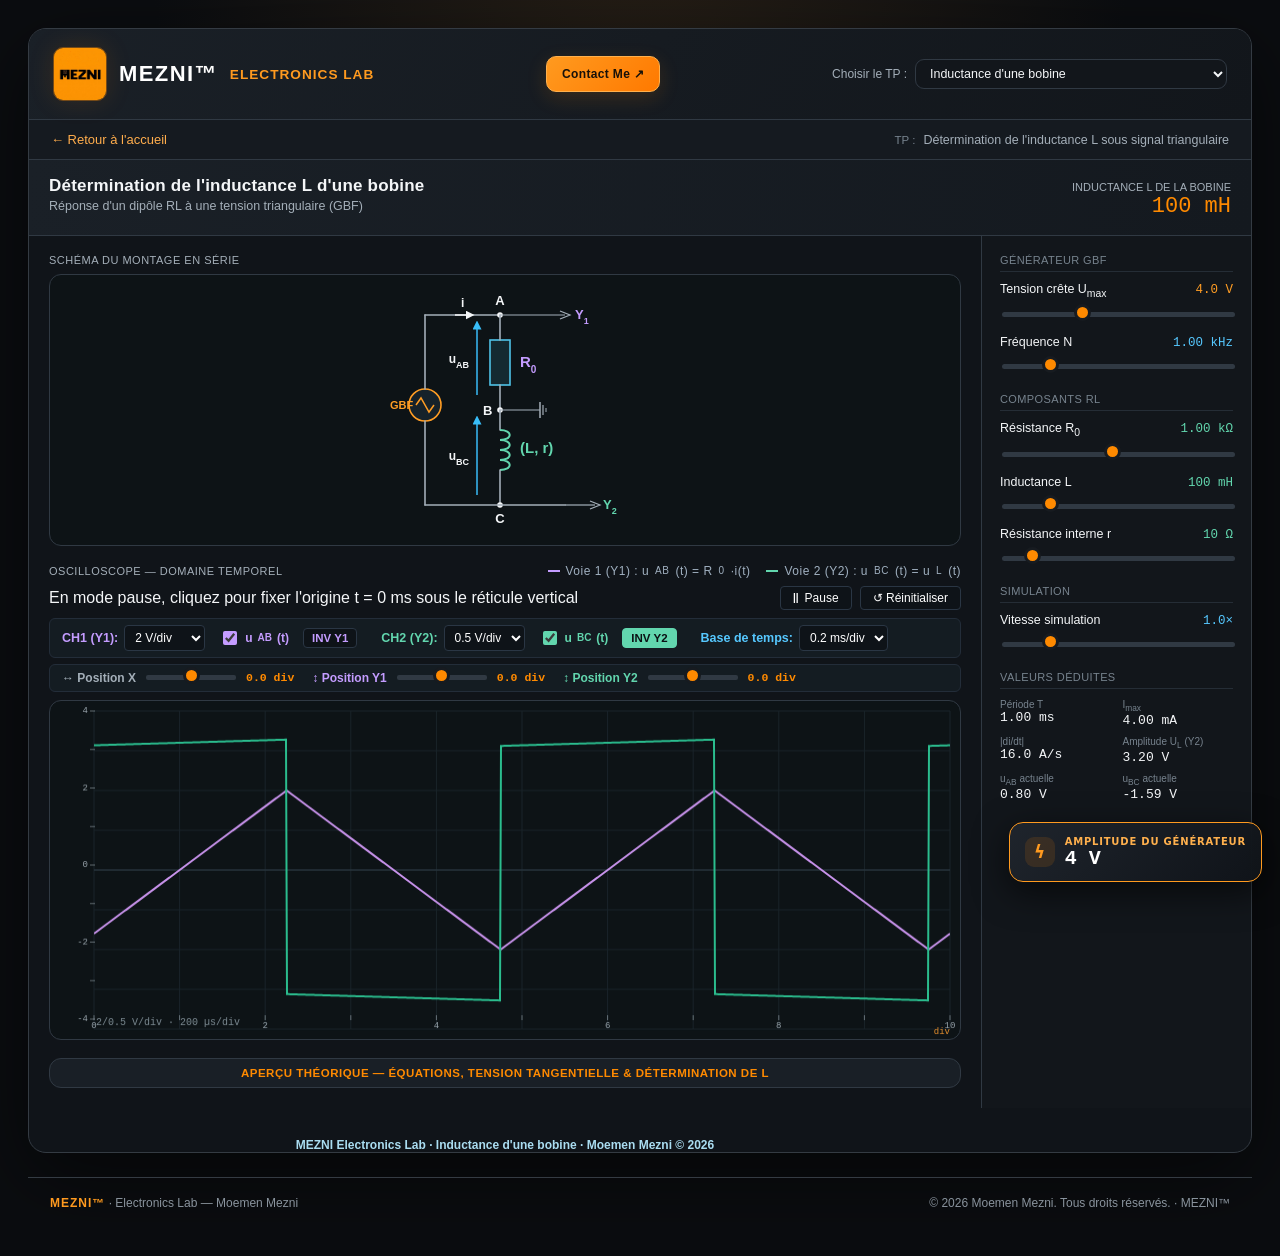
<file: inductance.html>
<!DOCTYPE html>
<html lang="fr">
<head>
<meta charset="UTF-8">
<meta name="viewport" content="width=device-width, initial-scale=1, viewport-fit=cover">
<meta name="theme-color" content="#11161a">
<title>Détermination de l'inductance d'une bobine - Dipôle RL | MEZNI Electronics Lab</title>
<style>
  :root{
    --bg: #11161a;
    --panel: #161d22;
    --panel-alt: #1c242a;
    --line: #2a353c;
    --line-soft: #202a30;
    --text: #dbe4e8;
    --text-dim: #7c8a92;
    --text-faint: #52616a;
    --in-color: #e5a93b;
    --out-color: #2bbd8e;
    --ur-color: #c792ea;
    --time-color: #38bdf8;
    --cutoff-color: #e8574f;
    --accent: #4fc3e8;
    --font-mono: ui-monospace, "SF Mono", "Cascadia Mono", "Roboto Mono", Consolas, monospace;
    --font-sans: -apple-system, "Segoe UI", Roboto, Helvetica, Arial, sans-serif;
    --radius: 4px;
  }
  * { box-sizing: border-box; }
  html, body {
    margin: 0; padding: 0;
    background: var(--bg);
    color: var(--text);
    font-family: var(--font-sans);
  }
  body { padding: 18px; }
  .rig {
    max-width: 1180px;
    margin: 0 auto;
    border: 1px solid var(--line);
    border-radius: 6px;
    background: linear-gradient(180deg, var(--panel), var(--bg) 140%);
    overflow: hidden;
  }

  .site-header {
    padding: 14px 20px 12px;
    border-bottom: 1px solid var(--line);
    background: var(--panel-alt);
    text-align: center;
  }
  .site-header .site-title {
    margin: 0 0 10px;
    font-size: 19px;
    font-weight: 700;
    letter-spacing: 0.5px;
    color: var(--accent);
  }
  .page-switcher {
    display: inline-flex;
    align-items: center;
    gap: 8px;
  }
  .page-switcher label {
    font-size: 12px;
    color: var(--text-dim);
  }
  .page-switcher select {
    background: var(--panel);
    color: var(--text);
    border: 1px solid var(--line);
    border-radius: var(--radius);
    padding: 6px 10px;
    font-size: 12.5px;
    font-family: var(--font-sans);
    cursor: pointer;
    outline: none;
  }
  .page-switcher select:hover { border-color: var(--accent); }

  .topbar {
    display: flex;
    align-items: center;
    justify-content: space-between;
    flex-wrap: wrap;
    gap: 8px 16px;
    padding: 8px 20px;
    border-bottom: 1px solid var(--line);
    background: var(--panel-alt);
  }
  .topbar a { color: var(--text-dim); text-decoration: none; font-size: 13px; }
  .topbar a:hover { color: var(--accent); }
  .topbar .regime-picker { display: flex; align-items: center; gap: 8px; }
  .topbar .regime-picker label { color: var(--text-faint); font-size: 11.5px; }

  .plate {
    display: flex;
    align-items: baseline;
    justify-content: space-between;
    flex-wrap: wrap;
    gap: 8px 24px;
    padding: 16px 20px;
    border-bottom: 1px solid var(--line);
    background: var(--panel-alt);
  }
  .plate h1 { margin: 0; font-size: 17px; font-weight: 600; }
  .plate .sub { color: var(--text-dim); font-size: 12.5px; margin-top: 3px; }
  .fc-readout { text-align: right; line-height: 1.15; }
  .fc-readout .label { color: var(--text-dim); font-size: 11px; }
  .fc-readout .value { font-family: var(--font-mono); font-size: 22px; color: var(--accent); }

  .layout { display: grid; grid-template-columns: 1fr 270px; }
  @media (max-width: 820px) {
    .layout { grid-template-columns: 1fr; }
    .controls { border-left: none; border-top: 1px solid var(--line); order: 2; }
    .scopes { order: 1; }
  }

  .controls { border-left: 1px solid var(--line); padding: 18px 18px 22px; background: var(--panel); }
  .section-title {
    font-size: 11px; color: var(--text-faint); letter-spacing: 0.4px;
    margin: 20px 0 10px; padding-bottom: 5px; border-bottom: 1px solid var(--line-soft);
  }
  .section-title:first-child { margin-top: 0; }

  .ctrl { margin-bottom: 14px; }
  .ctrl-row { display: flex; justify-content: space-between; align-items: baseline; margin-bottom: 5px; }
  .ctrl-row .name { font-size: 12.5px; color: var(--text); }
  .ctrl-row .val { font-family: var(--font-mono); font-size: 12.5px; color: var(--out-color); }
  .ctrl-row .val.in-tone { color: var(--in-color); }
  .ctrl-row .val.speed-tone { color: var(--time-color); }

  input[type=range] {
    -webkit-appearance: none; width: 100%; height: 3px;
    background: var(--line); border-radius: 2px; outline: none;
  }
  input[type=range]::-webkit-slider-thumb {
    -webkit-appearance: none; width: 14px; height: 14px; border-radius: 50%;
    background: var(--accent); border: 2px solid #0d1215; cursor: pointer; margin-top: -5px;
  }
  input[type=range]::-moz-range-thumb {
    width: 14px; height: 14px; border-radius: 50%;
    background: var(--accent); border: 2px solid #0d1215; cursor: pointer;
  }

  .readout-grid { display: grid; grid-template-columns: 1fr 1fr; gap: 8px 12px; margin-top: 4px; }
  .readout-grid .item .k { font-size: 10px; color: var(--text-faint); }
  .readout-grid .item .v { font-family: var(--font-mono); font-size: 13px; color: var(--text); }

  .scopes { padding: 18px 20px 20px; display: flex; flex-direction: column; gap: 18px; }

  .oscillo-panel { background-color: transparent; width: 100%; position: relative; }
  .oscillo-header { display: flex; justify-content: space-between; align-items: center; font-size: 11px; letter-spacing: 0.5px; margin-bottom: 8px; flex-wrap: wrap; gap: 6px; }
  .oscillo-title { text-transform: uppercase; color: var(--text-dim); }
  .oscillo-legend { display: flex; gap: 16px; font-size: 12px; }
  .legend-item { display: flex; align-items: center; gap: 6px; color: #a0b0c0; transition: opacity 0.2s; }
  .color-dot { width: 12px; height: 2px; display: inline-block; }
  .color-dot.purple { background-color: var(--ur-color); }
  .color-dot.green { background-color: var(--out-color); }
  .legend-item.dim { opacity: 0.35; }

  .oscillo-toolbar {
    background-color: #141c22; border: 1px solid #232d39; border-radius: 6px;
    padding: 6px 12px; display: flex; align-items: center; gap: 10px 14px; flex-wrap: wrap; margin-bottom: 6px;
  }
  .position-toolbar {
    background-color: #141c22; border: 1px solid #232d39; border-radius: 6px;
    padding: 6px 12px; display: flex; align-items: center; gap: 18px; flex-wrap: wrap; margin-bottom: 8px;
  }
  .control-group { display: flex; align-items: center; gap: 6px; font-size: 12.5px; font-weight: 600; }
  .pos-group { display: flex; align-items: center; gap: 8px; font-size: 12px; font-weight: 600; color: var(--text-dim); }
  .pos-group input[type=range] { width: 90px; }
  .pos-group .pv { font-family: var(--font-mono); font-size: 11.5px; color: var(--accent); min-width: 34px; }

  .label-ch1 { color: var(--ur-color); }
  .label-ch2 { color: var(--out-color); }
  .label-time { color: var(--time-color); }

  .toolbar-check { display: flex; align-items: center; gap: 5px; font-size: 12px; font-weight: 600; cursor: pointer; user-select: none; }
  .toolbar-check input { width: 14px; height: 14px; cursor: pointer; }
  .toolbar-check.ch1 { color: var(--ur-color); }
  .toolbar-check.ch1 input { accent-color: var(--ur-color); }
  .toolbar-check.ch2 { color: var(--out-color); }
  .toolbar-check.ch2 input { accent-color: var(--out-color); }

  .oscillo-toolbar select {
    background-color: #0e1318; color: #ffffff; border: 1px solid #2a3644; border-radius: 4px;
    padding: 4px 6px; font-size: 12px; outline: none; cursor: pointer;
  }
  .oscillo-toolbar select:focus { border-color: var(--time-color); }

  .btn-inv {
    background-color: #0e1318; border: 1px solid #2a3644; border-radius: 4px;
    padding: 3px 8px; font-size: 11.5px; font-weight: 600; cursor: pointer; transition: all 0.2s;
  }
  .btn-inv.ch1-btn { color: var(--ur-color); }
  .btn-inv.ch1-btn.active { background-color: var(--ur-color); color: #0b1114; border-color: var(--ur-color); }
  .btn-inv.ch2-btn { color: var(--out-color); }
  .btn-inv.ch2-btn.active { background-color: var(--out-color); color: #0b1114; border-color: var(--out-color); }
  .btn-inv:hover { opacity: 0.85; }

  .btn-pause, .btn-reset {
    background-color: #0e1318; color: #ffffff; border: 1px solid #2a3644; border-radius: 4px;
    padding: 4px 12px; font-size: 12px; cursor: pointer; display: flex; align-items: center; gap: 6px;
    transition: background-color 0.2s;
  }
  .btn-pause:hover, .btn-reset:hover { background-color: #232d39; }
  .pause-icon { font-size: 10px; font-weight: bold; }

  .top-screen-bar {
    display: flex; justify-content: space-between; align-items: center;
    margin-bottom: 8px; gap: 10px; flex-wrap: wrap;
  }
  .top-buttons { display: flex; align-items: center; gap: 8px; }

  .canvas-wrapper { position: relative; width: 100%; }
  canvas { display: block; width: 100%; border: 1px solid var(--line); border-radius: var(--radius); background: #0d1316; cursor: crosshair; }

  /* Info-bulle pour le réticule */
  .scope-tooltip {
    position: absolute;
    pointer-events: none;
    background: rgba(14, 20, 26, 0.94);
    border: 1px solid var(--accent);
    border-radius: 4px;
    padding: 6px 10px;
    font-family: var(--font-mono);
    font-size: 11px;
    color: var(--text);
    box-shadow: 0 4px 12px rgba(0,0,0,0.5);
    display: none;
    z-index: 10;
    line-height: 1.4;
    white-space: nowrap;
  }

  .montage-row { display: flex; gap: 12px; align-items: stretch; }
  @media (max-width: 700px) { .montage-row { flex-direction: column; } }
  
  .schematic-wrap { border: 1px solid var(--line); border-radius: var(--radius); background: #0d1316; padding: 10px; }
  .schematic-wrap svg { display: block; width: 100%; max-height: 250px; height: auto; margin: 0 auto; }
  .sch-wire   { stroke: var(--text-dim); stroke-width: 1.6; fill: none; stroke-linecap: round; stroke-linejoin: round; }
  .sch-comp   { stroke: #4fc3e8; stroke-width: 1.6; fill: rgba(79,195,232,0.12); }
  .sch-node   { fill: var(--text); }
  .sch-label  { fill: var(--text); font-size: 13px; font-weight: 600; }
  .sch-label.r  { fill: var(--ur-color); font-size: 15px; font-weight: bold; }
  .sch-label.l  { fill: var(--out-color); font-size: 15px; font-weight: bold; }

  .btn-theory-toggle {
    width: 100%; padding: 8px 12px; font-size: 11.5px; font-weight: 600; letter-spacing: 0.5px;
    color: var(--accent); background: var(--panel-alt); border: 1px solid var(--line);
    border-radius: var(--radius); cursor: pointer; transition: all 0.2s ease;
  }
  .btn-theory-toggle:hover { background: var(--line); border-color: var(--accent); }
  .theory-container.hidden { display: none; }
  .theory-grid { display: grid; grid-template-columns: 1fr 1fr; gap: 18px; }
  @media (max-width: 760px) { .theory-grid { grid-template-columns: 1fr; } }
  .theory-card {
    border: 1px solid var(--line); border-radius: var(--radius); background: #0d1316;
    padding: 12px 14px; font-size: 12px; line-height: 1.4; color: var(--text-dim);
  }
  .theory-card h3 { margin: 0 0 6px; font-size: 12.5px; color: var(--accent); }
  .theory-card p { margin: 3px 0; }
  .formula {
    font-family: var(--font-mono); color: var(--text); background: var(--panel-alt);
    padding: 3px 6px; border-radius: 3px; display: inline-block; margin: 3px 0;
  }
  .live {
    margin-top: 8px; padding: 6px 8px; border-left: 2px solid var(--accent);
    background: var(--panel-alt); font-family: var(--font-mono); font-size: 11.5px; color: var(--text);
  }
  .signature{
    text-align: center;
    font-family: "Arial";
    font-size: 12px;
    font-weight: bold;
    color: rgb(170, 221, 241);
    margin-top: 30px;
  }
  #scopeCanvas { touch-action: pan-y; -webkit-touch-callout: none; user-select: none; -webkit-user-select: none; }
  /* ===== Optimisation mobile ===== */
  html { -webkit-text-size-adjust: 100%; }
  .slider-line { display: block; }
  .step-btn { display: none; }
  .theory-card { overflow-x: auto; }
  @media (hover: none) { .kbd-hide { display: none; } .btn-pause small { display: none; } }
  @media (max-width: 820px) {
    body { padding: max(8px, env(safe-area-inset-top)) max(8px, env(safe-area-inset-right)) max(8px, env(safe-area-inset-bottom)) max(8px, env(safe-area-inset-left)); }
    .rig { border-radius: 8px; }
    .site-header { padding: 10px 12px; text-align: left; }
    .site-header .site-title { font-size: 15px; line-height: 1.3; margin-bottom: 8px; }
    .page-switcher { display: flex; flex-direction: column; align-items: stretch; gap: 4px; }
    .page-switcher select { font-size: 16px; min-height: 42px; width: 100%; }
    .topbar { padding: 4px 12px; }
    .topbar a { padding: 8px 0; }
    .plate { padding: 12px; align-items: flex-start; }
    .plate h1 { font-size: 15px; }
    .fc-readout { text-align: left; }
    .layout { display: flex; flex-direction: column; gap: 14px; padding: 12px; }
    .scopes { display: contents; }
    .scopes > .scope-block { order: 1; }
    .scopes > .oscillo-panel { order: 2; }
    .controls { order: 3; border: 1px solid var(--line); border-radius: 6px; padding: 14px; }
    #toggleTheoryBtn { order: 4; }
    #theoryContainer { order: 5; }
    .layout > .signature { order: 9; }
    .oscillo-legend { flex-wrap: wrap; gap: 6px 12px; }
    .top-screen-bar { flex-direction: column; align-items: stretch; }
    .top-buttons { display: grid; grid-template-columns: 1fr 1fr; }
    .btn-pause, .btn-reset, .sw-btn { min-height: 44px; justify-content: center; text-align: center; font-size: 13px; }
    .oscillo-toolbar { display: grid; grid-template-columns: minmax(0, 1.3fr) minmax(0, 1fr) auto; gap: 8px 10px; padding: 8px 10px; align-items: center; }
    .oscillo-toolbar > * { min-width: 0; }
    .oscillo-toolbar .control-group { margin-left: 0 !important; display: flex; flex-direction: column; align-items: stretch; gap: 3px; }
    .oscillo-toolbar .control-group:last-child { grid-column: 1 / -1; }
    .oscillo-toolbar .control-group label { font-size: 11px; }
    .oscillo-toolbar select, .scope-block select { font-size: 16px; min-height: 40px; width: 100%; }
    .toolbar-check { min-height: 40px; font-size: 13px; }
    .toolbar-check input { width: 20px; height: 20px; }
    .btn-inv { min-height: 40px; padding: 4px 10px; font-size: 12px; }
    .position-toolbar { display: grid; grid-template-columns: 1fr; gap: 6px; padding: 8px 10px; }
    .pos-group { display: grid; grid-template-columns: 120px minmax(0, 1fr) 58px; gap: 8px; white-space: nowrap; }
    .pos-group input[type=range] { width: 100%; margin: 8px 0; }
    .pos-group .pv { text-align: right; }
    .montage-row { gap: 12px; }
    .btn-theory-toggle { padding: 12px; font-size: 12px; line-height: 1.4; }
    .theory-grid { gap: 12px; }
    .theory-card { padding: 10px 12px; }
    input[type=range] { height: 6px; margin: 12px 0; }
    input[type=range]::-webkit-slider-thumb { width: 28px; height: 28px; margin-top: -11px; }
    input[type=range]::-moz-range-thumb { width: 28px; height: 28px; }
    .slider-line { display: flex; align-items: center; gap: 12px; }
    .slider-line > input, .slider-line > .rp-wrap { flex: 1; min-width: 0; }
    .step-btn { display: inline-flex; align-items: center; justify-content: center; flex: none; width: 40px; height: 40px;
      font-size: 20px; line-height: 1; color: var(--text); background: #0e1318; border: 1px solid #2a3644; border-radius: 6px; cursor: pointer; }
    .step-btn:active { background: #232d39; border-color: var(--accent); }
    .ctrl-row .name, .ctrl-row .val { font-size: 14px; }
    .readout-grid .item .k { font-size: 11px; }
    .readout-grid .item .v { font-size: 13px; }
    .signature { margin-top: 4px; padding: 0 12px 14px; font-size: 11px; line-height: 1.4; }
  }
</style>
<link rel="stylesheet" href="assets/mezni-theme.css">
<link rel="icon" href="assets/favicon.svg" type="image/svg+xml">
</head>
<body>

<div class="rig">
  <div class="site-header">
    <h1 class="site-title"><img class="mezni-header-logo" src="assets/mezni-logo-original.jpg" alt="MEZNI logo"> MEZNI™ <span style="color:#ff9a1f;font-size:.62em;font-weight:600;letter-spacing:1px">ELECTRONICS LAB</span></h1>
    <a class="mezni-contact" href="https://moemenmezni.github.io/Mezni-portfolio/" target="_blank" rel="noopener noreferrer" aria-label="Contact Moemen Mezni">Contact Me ↗</a>
    <div class="page-switcher">
      <label for="pageSwitch">Choisir le TP :</label>
      <select id="pageSwitch" onchange="if(this.value) window.location.href=this.value;">
       
        <option value="inductance.html"selected>Inductance d'une bobine</option>
        <option value="dipole_RL.html">Réponse d'un dipôle RL à un échelon de tension</option>
       
        
      </select>
    </div>
  </div>
  <div class="topbar">
   <a href="index.html">← Retour à l'accueil</a>
    <div class="regime-picker">
      <label>TP :</label>
      <span style="color:var(--text-dim); font-size:12.5px;">Détermination de l'inductance L sous signal triangulaire</span>
    </div>
  </div>

  <div class="plate">
    <div>
      <h1>Détermination de l'inductance L d'une bobine</h1>
      <div class="sub">Réponse d'un dipôle RL à une tension triangulaire (GBF)</div>
    </div>
    <div class="fc-readout">
      <div class="label">INDUCTANCE L DE LA BOBINE</div>
      <div class="value" id="lHeaderValue">100 mH</div>
    </div>
  </div>

  <div class="layout">

    <div class="scopes">

      <div class="scope-block">
        <div class="oscillo-header"><span class="oscillo-title">SCHÉMA DU MONTAGE EN SÉRIE</span></div>
        <div class="montage-row">
          <div class="schematic-wrap" style="flex:1;">
            <svg viewBox="0 0 240 250" xmlns="http://www.w3.org/2000/svg">
              <defs>
                <marker id="arrow-blue" viewBox="0 0 6 6" refX="3" refY="3" markerWidth="6" markerHeight="6" orient="auto-start-reverse">
                  <path d="M 0 0 L 6 3 L 0 6 z" fill="#38bdf8" />
                </marker>
                <marker id="arrow-black" viewBox="0 0 6 6" refX="3" refY="3" markerWidth="6" markerHeight="6" orient="auto-start-reverse">
                  <path d="M 0 0 L 6 3 L 0 6 z" fill="var(--text)" />
                </marker>
              </defs>

              <circle cx="40" cy="120" r="16" stroke="var(--in-color)" stroke-width="1.6" fill="#16222a"/>
              <path d="M 31,120 L 36,113 L 44,127 L 49,120" stroke="var(--in-color)" stroke-width="1.5" fill="none"/>
              <text x="5" y="124" font-size="11" font-weight="700" fill="var(--in-color)">GBF</text>

              <path d="M 40,30 L 40,104" class="sch-wire"/>
              <path d="M 40,136 L 40,220" class="sch-wire"/>
              <path d="M 40,30 L 115,30" class="sch-wire"/>

              <circle cx="115" cy="30" r="2.8" class="sch-node"/>
              <text x="115" y="20" text-anchor="middle" class="sch-label">A</text>

              <path d="M 70,30 L 85,30" stroke="var(--text)" stroke-width="1.5" marker-end="url(#arrow-black)"/>
              <text x="76" y="22" font-size="12" font-weight="bold" fill="var(--text)">i</text>

              <path d="M 115,30 L 180,30" stroke="var(--text-dim)" stroke-width="1.2" fill="none"/>
              <path d="M 175,26 L 185,30 L 175,34" stroke="var(--text-dim)" stroke-width="1.2" fill="none"/>
              <text x="190" y="34" font-size="13" font-weight="bold" fill="var(--ur-color)">Y<tspan baseline-shift="sub" font-size="9">1</tspan></text>

              <rect x="105" y="55" width="20" height="45" class="sch-comp"/>
              <text x="135" y="82" class="sch-label r">R<tspan baseline-shift="sub" font-size="10">0</tspan></text>
              <path d="M 115,30 L 115,55" class="sch-wire"/>
              <path d="M 115,100 L 115,125" class="sch-wire"/>

              <path d="M 92,110 L 92,40" stroke="#38bdf8" stroke-width="1.5" marker-end="url(#arrow-blue)"/>
              <text x="84" y="78" text-anchor="end" font-size="12" font-weight="600" fill="var(--text)">u<tspan baseline-shift="sub" font-size="9">AB</tspan></text>

              <circle cx="115" cy="125" r="2.8" class="sch-node"/>
              <text x="98" y="130" class="sch-label">B</text>

              <path d="M 115,125 L 155,125" stroke="var(--text-dim)" stroke-width="1.2" fill="none"/>
              <path d="M 155,117 L 155,133" stroke="var(--text-dim)" stroke-width="1.5"/>
              <path d="M 158,120 L 158,130" stroke="var(--text-dim)" stroke-width="1.2"/>
              <path d="M 161,123 L 161,127" stroke="var(--text-dim)" stroke-width="1"/>

              <path d="M 115,125 L 115,145" class="sch-wire"/>
              <path d="M 115,145 C 128,145 128,155 115,155 C 128,155 128,165 115,165 C 128,165 128,175 115,175 C 128,175 128,185 115,185" stroke="var(--out-color)" stroke-width="2" fill="none"/>
              <path d="M 115,185 L 115,220" class="sch-wire"/>
              <text x="135" y="168" class="sch-label l">(L, r)</text>

              <path d="M 92,210 L 92,135" stroke="#38bdf8" stroke-width="1.5" marker-end="url(#arrow-blue)"/>
              <text x="84" y="175" text-anchor="end" font-size="12" font-weight="600" fill="var(--text)">u<tspan baseline-shift="sub" font-size="9">BC</tspan></text>

              <circle cx="115" cy="220" r="2.8" class="sch-node"/>
              <text x="115" y="238" text-anchor="middle" class="sch-label">C</text>
              <path d="M 40,220 L 180,220" class="sch-wire"/>

              <path d="M 180,220 L 210,220" stroke="var(--text-dim)" stroke-width="1.2" fill="none"/>
              <path d="M 205,216 L 215,220 L 205,224" stroke="var(--text-dim)" stroke-width="1.2" fill="none"/>
              <text x="218" y="224" font-size="13" font-weight="bold" fill="var(--out-color)">Y<tspan baseline-shift="sub" font-size="9">2</tspan></text>
            </svg>
          </div>
        </div>
      </div>

      <div class="oscillo-panel">
        <div class="oscillo-header">
          <span class="oscillo-title">OSCILLOSCOPE — DOMAINE TEMPOREL</span>
          <div class="oscillo-legend">
            <span class="legend-item" id="legendCh1"><span class="color-dot purple"></span>Voie 1 (Y1) : u<sub>AB</sub>(t) = R<sub>0</sub>·i(t)</span>
            <span class="legend-item" id="legendCh2"><span class="color-dot green"></span>Voie 2 (Y2) : u<sub>BC</sub>(t) = u<sub>L</sub>(t)</span>
          </div>
        </div>

        <div class="top-screen-bar">
          <div class="ctrl-hint" style="margin-bottom:0;">En mode pause, cliquez pour fixer l'origine t = 0 ms sous le réticule vertical</div>
          <div class="top-buttons">
            <button id="playPauseBtn" class="btn-pause"><span class="pause-icon">||</span> Pause</button>
            <button id="resetBtn" class="btn-reset">↺ Réinitialiser</button>
          </div>
        </div>

        <div class="oscillo-toolbar">
          <div class="control-group">
            <label class="label-ch1">CH1 (Y1):</label>
            <select id="v1SensSelect">
              <option value="0.5">0.5 V/div</option>
              <option value="1">1 V/div</option>
              <option value="2" selected>2 V/div</option>
              <option value="5">5 V/div</option>
            </select>
          </div>
          <label class="toolbar-check ch1"><input type="checkbox" id="showChan1Check" checked> u<sub>AB</sub>(t)</label>
          <button id="invY1Btn" class="btn-inv ch1-btn" title="Inverser le signal Y1">INV Y1</button>

          <div class="control-group" style="margin-left: 10px;">
            <label class="label-ch2">CH2 (Y2):</label>
            <select id="v2SensSelect">
              <option value="0.1">0.1 V/div</option>
              <option value="0.2">0.2 V/div</option>
              <option value="0.5" selected>0.5 V/div</option>
              <option value="1">1 V/div</option>
              <option value="2">2 V/div</option>
            </select>
          </div>
          <label class="toolbar-check ch2"><input type="checkbox" id="showChan2Check" checked> u<sub>BC</sub>(t)</label>
          <button id="invY2Btn" class="btn-inv ch2-btn active" title="Inverser la polarité pour afficher uBC">INV Y2</button>

          <div class="control-group" style="margin-left: 10px;">
            <label class="label-time">Base de temps:</label>
            <select id="hSensSelect">
              <option value="0.0001">0.1 ms/div</option>
              <option value="0.0002" selected>0.2 ms/div</option>
              <option value="0.0005">0.5 ms/div</option>
              <option value="0.001">1 ms/div</option>
              <option value="0.002">2 ms/div</option>
            </select>
          </div>
        </div>

        <div class="position-toolbar">
          <div class="pos-group">↔ Position X<input type="range" id="posXSlider" min="-5" max="5" step="0.5" value="0"><span class="pv" id="posXVal">0.0 div</span></div>
          <div class="pos-group" style="color:var(--ur-color)">↕ Position Y1<input type="range" id="posY1Slider" min="-4" max="4" step="0.5" value="0"><span class="pv" id="posY1Val">0.0 div</span></div>
          <div class="pos-group" style="color:var(--out-color)">↕ Position Y2<input type="range" id="posY2Slider" min="-4" max="4" step="0.5" value="0"><span class="pv" id="posY2Val">0.0 div</span></div>
        </div>

        <div class="canvas-wrapper">
          <canvas id="scopeCanvas" height="340"></canvas>
          <div id="scopeTooltip" class="scope-tooltip"></div>
        </div>
      </div>

      <button id="toggleTheoryBtn" class="btn-theory-toggle">APERÇU THÉORIQUE — ÉQUATIONS, TENSION TANGENTIELLE & DÉTERMINATION DE L</button>

     <div id="theoryContainer" class="theory-container hidden">
        <div class="theory-grid">

          <div class="theory-card theory-wide">
            <h3>Vue d'ensemble : ce que l'on observe</h3>
            <svg viewBox="0 0 600 200" xmlns="http://www.w3.org/2000/svg" font-family="Arial, sans-serif" font-size="11">
              <!-- Y1 : triangle -->
              <text x="30" y="16" fill="var(--ur-color)" font-weight="bold">Y1 : u_AB(t) = R0·i(t)</text>
              <line x1="30" y1="100" x2="285" y2="100" stroke="var(--text-dim)" stroke-width="1"/>
              <line x1="30" y1="30" x2="30" y2="170" stroke="var(--text-dim)" stroke-width="1"/>
              <line x1="30" y1="50" x2="285" y2="50" stroke="var(--text-dim)" stroke-dasharray="3 3" stroke-width="0.8"/>
              <line x1="30" y1="150" x2="285" y2="150" stroke="var(--text-dim)" stroke-dasharray="3 3" stroke-width="0.8"/>
              <polyline points="30,150 90,50 150,150 210,50 270,150" fill="none" stroke="var(--ur-color)" stroke-width="2"/>
              <text x="8" y="54" fill="var(--text-dim)">+Umax</text>
              <text x="8" y="154" fill="var(--text-dim)">−Umax</text>
              <line x1="90" y1="50" x2="90" y2="180" stroke="var(--time-color)" stroke-dasharray="2 3" stroke-width="0.8"/>
              <line x1="210" y1="50" x2="210" y2="180" stroke="var(--time-color)" stroke-dasharray="2 3" stroke-width="0.8"/>
              <line x1="90" y1="176" x2="210" y2="176" stroke="var(--time-color)" stroke-width="1.2"/>
              <line x1="90" y1="172" x2="90" y2="180" stroke="var(--time-color)" stroke-width="1.2"/>
              <line x1="210" y1="172" x2="210" y2="180" stroke="var(--time-color)" stroke-width="1.2"/>
              <text x="150" y="192" text-anchor="middle" fill="var(--time-color)">T = 1/N (entre deux crêtes)</text>
              <!-- Y2 : créneau -->
              <text x="330" y="16" fill="var(--out-color)" font-weight="bold">Y2 : u_BC(t) = L·di/dt + r·i(t)</text>
              <line x1="330" y1="100" x2="585" y2="100" stroke="var(--text-dim)" stroke-width="1"/>
              <line x1="330" y1="30" x2="330" y2="170" stroke="var(--text-dim)" stroke-width="1"/>
              <polyline points="330,64 330,64 390,56 390,144 450,136 450,64 510,56 510,144 570,136" fill="none" stroke="var(--out-color)" stroke-width="2"/>
              <line x1="340" y1="60" x2="585" y2="60" stroke="var(--text-dim)" stroke-dasharray="3 3" stroke-width="0.8"/>
              <line x1="340" y1="140" x2="585" y2="140" stroke="var(--text-dim)" stroke-dasharray="3 3" stroke-width="0.8"/>
              <line x1="578" y1="60" x2="578" y2="140" stroke="var(--out-color)" stroke-width="1.2"/>
              <line x1="574" y1="60" x2="582" y2="60" stroke="var(--out-color)" stroke-width="1.2"/>
              <line x1="574" y1="140" x2="582" y2="140" stroke="var(--out-color)" stroke-width="1.2"/>
              <text x="572" y="104" text-anchor="end" fill="var(--out-color)" font-weight="bold">U_L</text>
              <text x="405" y="52" fill="var(--text-dim)">+L·|di/dt| (i croît)</text>
              <text x="405" y="158" fill="var(--text-dim)">−L·|di/dt| (i décroît)</text>
            </svg>
            <p>Le courant est <b>continu</b> (une bobine s'oppose aux variations brusques) : il est donc triangulaire. Sa dérivée, elle, <b>saute</b> de +|di/dt| à −|di/dt| : la tension inductive est un créneau. L'inclinaison très légère des plateaux vient de la résistance interne r.</p>
          </div>

          <div class="theory-card">
            <h3>Montage et voies de l'oscilloscope</h3>
            <ul>
              <li><b>Y1</b> mesure u<sub>AB</sub> = R<sub>0</sub> · i(t) : c'est l'<b>image du courant</b>, à un facteur R<sub>0</sub> près.</li>
              <li><b>Y2</b> mesure la tension aux bornes de la bobine. La masse commune étant en B, l'oscilloscope voit u<sub>CB</sub> = −u<sub>BC</sub>.</li>
              <li>Le bouton <b>INV Y2</b> rétablit u<sub>BC</sub> = +u<sub>L</sub> + r·i.</li>
            </ul>
            <div class="note">Les deux voies partageant la même masse, on ne peut pas observer simultanément u<sub>AB</sub> et u<sub>BC</sub> « directement » : d'où l'inversion de Y2.</div>
          </div>

          <div class="theory-card">
            <h3>Tension aux bornes de la bobine</h3>
            <p>En convention récepteur, pour une bobine d'inductance L et de résistance interne r :</p>
            <div class="formula">u<sub>BC</sub>(t) = L · di/dt + r · i(t)</div>
            <p>Le premier terme est l'effet d'auto-induction (loi de Faraday : e = −L·di/dt), le second la chute ohmique dans le fil.</p>
            <p>Énergie magnétique stockée : <span class="formula">E = ½ · L · i²</span> ; elle ne peut pas varier instantanément, donc i(t) est continu, alors que u<sub>L</sub> peut présenter des sauts.</p>
          </div>

          <div class="theory-card">
            <h3>Signal triangulaire u<sub>AB</sub>(t)</h3>
            <p>Sur une période T = 1/N, avec U<sub>max</sub> la valeur crête :</p>
            <div class="formula">0 ≤ t &lt; T/2 : u<sub>AB</sub> = −U<sub>max</sub> + 4·U<sub>max</sub>·t / T</div>
            <div class="formula">T/2 ≤ t &lt; T : u<sub>AB</sub> = 3·U<sub>max</sub> − 4·U<sub>max</sub>·t / T</div>
            <p>Le courant s'en déduit par i(t) = u<sub>AB</sub>(t) / R<sub>0</sub>, d'amplitude :</p>
            <div class="formula">I<sub>max</sub> = U<sub>max</sub> / R<sub>0</sub></div>
          </div>

          <div class="theory-card">
            <h3>Dérivée du courant</h3>
            <p>Sur une demi-période, i passe de −I<sub>max</sub> à +I<sub>max</sub> (variation 2·I<sub>max</sub>) en une durée T/2. La pente est constante :</p>
            <div class="formula">|di/dt| = 2·I<sub>max</sub> / (T/2) = 4 · I<sub>max</sub> · N = 4 · U<sub>max</sub> · N / R<sub>0</sub></div>
            <p>di/dt vaut +|di/dt| quand i croît et −|di/dt| quand i décroît : c'est ce changement de signe qui produit le créneau.</p>
          </div>

          <div class="theory-card">
            <h3>Le créneau et son amplitude U<sub>L</sub></h3>
            <p>Si r est négligeable, u<sub>BC</sub> prend deux valeurs opposées :</p>
            <div class="formula">u<sub>BC</sub> = ± L · |di/dt| = ± 4 · L · U<sub>max</sub> · N / R<sub>0</sub></div>
            <p>L'amplitude <b>crête-à-crête</b> U<sub>L</sub> lue à l'écran (d'un plateau à l'autre) est le double d'un plateau :</p>
            <div class="formula">U<sub>L</sub> = 2 · L · |di/dt| = 8 · L · U<sub>max</sub> · N / R<sub>0</sub></div>
          </div>

          <div class="theory-card theory-wide">
            <h3>Détermination de L : formule et méthode de mesure</h3>
            <div class="formula">L = U<sub>L</sub> · R<sub>0</sub> / (8 · U<sub>max</sub> · N)</div>
            <ol>
              <li>Sur <b>Y1</b>, relever U<sub>max</sub> (valeur crête) : nombre de divisions × sensibilité V/div.</li>
              <li>Mesurer la période T sur l'écran (base de temps × divisions), puis N = 1/T. Le curseur de l'écran affiche t en ms pour une lecture précise.</li>
              <li>Sur <b>Y2</b> (avec INV Y2 activé), relever l'amplitude <b>crête-à-crête</b> U<sub>L</sub> du créneau.</li>
              <li>Calculer L avec la formule, en unités SI : U en V, R<sub>0</sub> en Ω, N en Hz ⇒ L en H (V·Ω/(V·Hz) = Ω·s = H).</li>
            </ol>
            <div class="note">Erreurs fréquentes : confondre U<sub>max</sub> (crête) et l'amplitude crête-à-crête de Y1 (dans ce cas le facteur 8 devient 4) ; lire un plateau au lieu de U<sub>L</sub> (erreur d'un facteur 2) ; oublier de convertir les ms en s ou les kΩ en Ω.</div>
            <div class="live" id="thLiveL"></div>
          </div>

          <div class="theory-card">
            <h3>Rôle de la résistance interne r</h3>
            <p>Le terme r·i(t) est triangulaire : il s'ajoute au créneau et incline ses plateaux. Sur le plateau haut (i croît de −I<sub>max</sub> à +I<sub>max</sub>) :</p>
            <div class="formula">u<sub>BC</sub> varie de L·|di/dt| − r·I<sub>max</sub> à L·|di/dt| + r·I<sub>max</sub></div>
            <p>L'inclinaison totale d'un plateau vaut 2·r·I<sub>max</sub>. Comme elle est symétrique, la <b>valeur moyenne</b> du plateau reste exactement L·|di/dt| : on mesure U<sub>L</sub> au milieu des plateaux pour éliminer l'effet de r.</p>
            <div class="live" id="thLive"></div>
          </div>

          <div class="theory-card">
            <h3>Conditions de validité du modèle</h3>
            <ul>
              <li>Le courant doit être imposé par R<sub>0</sub> : il faut que la constante de temps τ = L/(R<sub>0</sub> + r) soit <b>petite devant T</b>, sinon le triangle est déformé.</li>
              <li>Il faut aussi r ≪ R<sub>0</sub> pour que u<sub>AB</sub> reste une bonne image du courant.</li>
              <li>L'erreur relative due à r sur un plateau est de l'ordre de r·I<sub>max</sub> / (L·|di/dt|) = r / (4·L·N) : elle diminue quand N augmente.</li>
            </ul>
            <div class="live" id="thLiveV"></div>
          </div>
        </div>
      </div>

    </div>

    <div class="controls">
      <div class="section-title">GÉNÉRATEUR GBF</div>
      <div class="ctrl">
        <div class="ctrl-row"><span class="name">Tension crête U<sub>max</sub></span><span class="val in-tone" id="umaxVal">4.0 V</span></div>
        <input type="range" id="umaxSlider" min="1" max="10" step="0.5" value="4">
      </div>
      <div class="ctrl">
        <div class="ctrl-row"><span class="name">Fréquence N</span><span class="val speed-tone" id="fVal">1000 Hz</span></div>
        <input type="range" id="fSlider" min="100" max="5000" step="50" value="1000">
      </div>

      <div class="section-title">COMPOSANTS RL</div>
      <div class="ctrl">
        <div class="ctrl-row"><span class="name">Résistance R<sub>0</sub></span><span class="val" id="r0Val">1.0 kΩ</span></div>
        <input type="range" id="r0Slider" min="100" max="2000" step="50" value="1000">
      </div>
      <div class="ctrl">
        <div class="ctrl-row"><span class="name">Inductance L</span><span class="val" id="lVal">100 mH</span></div>
        <input type="range" id="lSlider" min="10" max="500" step="5" value="100">
      </div>
      <div class="ctrl">
        <div class="ctrl-row"><span class="name">Résistance interne r</span><span class="val" id="rVal">10 Ω</span></div>
        <input type="range" id="rSlider" min="0" max="100" step="1" value="10">
      </div>

      <div class="section-title">SIMULATION</div>
      <div class="ctrl">
        <div class="ctrl-row"><span class="name">Vitesse simulation</span><span class="val speed-tone" id="speedVal">1.0×</span></div>
        <input type="range" id="speedSlider" min="0.1" max="5.0" step="0.1" value="1.0">
      </div>

      <div class="section-title">VALEURS DÉDUITES</div>
      <div class="readout-grid">
        <div class="item"><div class="k">Période T</div><div class="v" id="tPeriodVal">1.00 ms</div></div>
        <div class="item"><div class="k">I<sub>max</sub></div><div class="v" id="imaxVal">4.00 mA</div></div>
        <div class="item"><div class="k">|di/dt|</div><div class="v" id="didtVal">16.0 A/s</div></div>
        <div class="item"><div class="k">Amplitude U<sub>L</sub> (Y2)</div><div class="v" id="ulAmpVal">3.20 V</div></div>
        <div class="item"><div class="k">u<sub>AB</sub> actuelle</div><div class="v" id="uabNowVal">0.0 V</div></div>
        <div class="item"><div class="k">u<sub>BC</sub> actuelle</div><div class="v" id="ubcNowVal">0.0 V</div></div>
      </div>
    </div>
    <div class="signature"> MEZNI Electronics Lab · Inductance d'une bobine · Moemen Mezni © 2026 </div>
  </div>
</div>

<script>
(function(){
  "use strict";

  const state = {
    Umax: 4.0,
    freq: 1000,
    R0: 1000,
    L: 0.100,
    r: 10,
    speed: 1.0,
    v1Sens: 2, v2Sens: 0.5, hSens: 0.0002,
    showChan1: true,
    showChan2: true,
    invY1: false,
    invY2: true,
    posX: 0, posY1: 0, posY2: 0,
    playing: true,
    showTheory: false,
    mouseInside: false,
    mouseX: 0,
    mouseY: 0,
    tOrigin: null // Origine des temps en mode pause
  };

  const el = {
    umaxSlider: document.getElementById("umaxSlider"),
    fSlider: document.getElementById("fSlider"),
    r0Slider: document.getElementById("r0Slider"),
    lSlider: document.getElementById("lSlider"),
    rSlider: document.getElementById("rSlider"),
    speedSlider: document.getElementById("speedSlider"),
    umaxVal: document.getElementById("umaxVal"),
    fVal: document.getElementById("fVal"),
    r0Val: document.getElementById("r0Val"),
    lVal: document.getElementById("lVal"),
    rVal: document.getElementById("rVal"),
    speedVal: document.getElementById("speedVal"),
    lHeaderValue: document.getElementById("lHeaderValue"),
    tPeriodVal: document.getElementById("tPeriodVal"),
    imaxVal: document.getElementById("imaxVal"),
    didtVal: document.getElementById("didtVal"),
    ulAmpVal: document.getElementById("ulAmpVal"),
    uabNowVal: document.getElementById("uabNowVal"),
    ubcNowVal: document.getElementById("ubcNowVal"),
    playPauseBtn: document.getElementById("playPauseBtn"),
    resetBtn: document.getElementById("resetBtn"),
    v1SensSelect: document.getElementById("v1SensSelect"),
    v2SensSelect: document.getElementById("v2SensSelect"),
    showChan1Check: document.getElementById("showChan1Check"),
    showChan2Check: document.getElementById("showChan2Check"),
    invY1Btn: document.getElementById("invY1Btn"),
    invY2Btn: document.getElementById("invY2Btn"),
    hSensSelect: document.getElementById("hSensSelect"),
    posXSlider: document.getElementById("posXSlider"),
    posY1Slider: document.getElementById("posY1Slider"),
    posY2Slider: document.getElementById("posY2Slider"),
    posXVal: document.getElementById("posXVal"),
    posY1Val: document.getElementById("posY1Val"),
    posY2Val: document.getElementById("posY2Val"),
    toggleTheoryBtn: document.getElementById("toggleTheoryBtn"),
    theoryContainer: document.getElementById("theoryContainer"),
    thLive: document.getElementById("thLive"),
    legendCh1: document.getElementById("legendCh1"),
    legendCh2: document.getElementById("legendCh2"),
    scopeCanvas: document.getElementById("scopeCanvas"),
    scopeTooltip: document.getElementById("scopeTooltip")
  };

  function fmtEng(value, unit){
    if (value === 0) return "0 " + unit;
    const abs = Math.abs(value);
    const prefixes = [
      {exp: 9, sym: "G"}, {exp: 6, sym: "M"}, {exp: 3, sym: "k"},
      {exp: 0, sym: ""},
      {exp: -3, sym: "m"}, {exp: -6, sym: "µ"}, {exp: -9, sym: "n"}, {exp: -12, sym: "p"}
    ];
    for (const p of prefixes){
      if (abs >= Math.pow(10, p.exp) * 0.999){
        const scaled = value / Math.pow(10, p.exp);
        const digits = scaled >= 100 ? 0 : (scaled >= 10 ? 1 : 2);
        return scaled.toFixed(digits) + " " + p.sym + unit;
      }
    }
    return value.toExponential(2) + " " + unit;
  }

  function uAB_at(t){
    const T = 1 / state.freq;
    const phase = (t % T + T) % T;
    if (phase < T / 2) {
      return -state.Umax + (4 * state.Umax / T) * phase;
    } else {
      return 3 * state.Umax - (4 * state.Umax / T) * phase;
    }
  }

  function i_at(t){
    return uAB_at(t) / state.R0;
  }

  function didt_at(t){
    const T = 1 / state.freq;
    const phase = (t % T + T) % T;
    const slope = (4 * state.Umax / T) / state.R0;
    return phase < T / 2 ? slope : -slope;
  }

  function uBC_at(t){
    return state.L * didt_at(t) + state.r * i_at(t);
  }

  function updateReadouts(){
    const T = 1 / state.freq;
    const Imax = state.Umax / state.R0;
    const didt = 4 * Imax * state.freq;
    const UL = 2 * state.L * didt;

    el.umaxVal.textContent = state.Umax.toFixed(1) + " V";
    el.fVal.textContent = fmtEng(state.freq, "Hz");
    el.r0Val.textContent = fmtEng(state.R0, "Ω");
    el.lVal.textContent = fmtEng(state.L, "H");
    el.rVal.textContent = state.r.toFixed(0) + " Ω";
    el.speedVal.textContent = state.speed.toFixed(1) + "×";
    el.lHeaderValue.textContent = fmtEng(state.L, "H");

    el.tPeriodVal.textContent = fmtEng(T, "s");
    el.imaxVal.textContent = fmtEng(Imax, "A");
    el.didtVal.textContent = didt.toFixed(1) + " A/s";
    el.ulAmpVal.textContent = UL.toFixed(2) + " V";

    const uab = uAB_at(tCursor);
    const ubc = uBC_at(tCursor);
    el.uabNowVal.textContent = uab.toFixed(2) + " V";
    el.ubcNowVal.textContent = ubc.toFixed(2) + " V";

    el.thLive.innerHTML = "Composante inductive : L · |di/dt| = <b>" + (state.L * didt).toFixed(2) + " V</b>" +
      "<br>Composante résistive max : r · I<sub>max</sub> = <b>" + (state.r * Imax * 1000).toFixed(1) + " mV</b>";
  }

  el.umaxSlider.addEventListener("input", () => { state.Umax = +el.umaxSlider.value; updateReadouts(); if (!state.playing) drawScope(0); });
  el.fSlider.addEventListener("input", () => { state.freq = +el.fSlider.value; updateReadouts(); if (!state.playing) drawScope(0); });
  el.r0Slider.addEventListener("input", () => { state.R0 = +el.r0Slider.value; updateReadouts(); if (!state.playing) drawScope(0); });
  el.lSlider.addEventListener("input", () => { state.L = +el.lSlider.value / 1000; updateReadouts(); if (!state.playing) drawScope(0); });
  el.rSlider.addEventListener("input", () => { state.r = +el.rSlider.value; updateReadouts(); if (!state.playing) drawScope(0); });
  el.speedSlider.addEventListener("input", () => { state.speed = parseFloat(el.speedSlider.value); updateReadouts(); if (!state.playing) drawScope(0); });

  el.v1SensSelect.addEventListener("change", e => { state.v1Sens = parseFloat(e.target.value); if (!state.playing) drawScope(0); });
  el.v2SensSelect.addEventListener("change", e => { state.v2Sens = parseFloat(e.target.value); if (!state.playing) drawScope(0); });

  el.showChan1Check.addEventListener("change", () => {
    state.showChan1 = el.showChan1Check.checked;
    el.legendCh1.classList.toggle("dim", !state.showChan1);
    if (!state.playing) drawScope(0);
  });

  el.showChan2Check.addEventListener("change", () => {
    state.showChan2 = el.showChan2Check.checked;
    el.legendCh2.classList.toggle("dim", !state.showChan2);
    if (!state.playing) drawScope(0);
  });

  el.invY1Btn.addEventListener("click", () => {
    state.invY1 = !state.invY1;
    el.invY1Btn.classList.toggle("active", state.invY1);
    if (!state.playing) drawScope(0);
  });

  el.invY2Btn.addEventListener("click", () => {
    state.invY2 = !state.invY2;
    el.invY2Btn.classList.toggle("active", state.invY2);
    if (!state.playing) drawScope(0);
  });

  el.hSensSelect.addEventListener("change", e => { state.hSens = parseFloat(e.target.value); if (!state.playing) drawScope(0); });

  el.posXSlider.addEventListener("input", () => { state.posX = +el.posXSlider.value; el.posXVal.textContent = state.posX.toFixed(1) + " div"; if (!state.playing) drawScope(0); });
  el.posY1Slider.addEventListener("input", () => { state.posY1 = +el.posY1Slider.value; el.posY1Val.textContent = state.posY1.toFixed(1) + " div"; if (!state.playing) drawScope(0); });
  el.posY2Slider.addEventListener("input", () => { state.posY2 = +el.posY2Slider.value; el.posY2Val.textContent = state.posY2.toFixed(1) + " div"; if (!state.playing) drawScope(0); });

  el.playPauseBtn.addEventListener("click", () => {
    state.playing = !state.playing;
    el.playPauseBtn.innerHTML = state.playing ? '<span class="pause-icon">||</span> Pause' : '▶ Lecture';
    if (!state.playing) {
      state.tOrigin = null; // Réinitialise l'origine de temps relative à la mise en pause
      drawScope(0);
    } else {
      state.tOrigin = null;
      lastTs = performance.now();
    }
  });

  el.resetBtn.addEventListener("click", () => {
    tCursor = 0;
    state.tOrigin = null;
    updateReadouts();
    if (!state.playing) drawScope(0);
  });

  el.toggleTheoryBtn.addEventListener("click", () => {
    state.showTheory = !state.showTheory;
    el.theoryContainer.classList.toggle("hidden", !state.showTheory);
  });

  el.scopeCanvas.addEventListener("mouseenter", () => {
    state.mouseInside = true;
    el.scopeTooltip.style.display = "block";
    if (!state.playing) drawScope(0);
  });

  el.scopeCanvas.addEventListener("mouseleave", () => {
    state.mouseInside = false;
    el.scopeTooltip.style.display = "none";
    if (!state.playing) drawScope(0);
  });

  el.scopeCanvas.addEventListener("mousemove", (e) => {
    const rect = el.scopeCanvas.getBoundingClientRect();
    state.mouseX = e.clientX - rect.left;
    state.mouseY = e.clientY - rect.top;
    if (!state.playing) drawScope(0);
  });

  // Mobile : réticule et infobulle au doigt (un appui en pause fixe l'origine t = 0)
  (function () {
    let tm; const cv = el.scopeCanvas;
    const upd = e => {
      const t = e.touches[0]; if (!t) return; clearTimeout(tm);
      const r = cv.getBoundingClientRect();
      state.mouseX = t.clientX - r.left; state.mouseY = t.clientY - r.top; state.mouseInside = true;
      el.scopeTooltip.style.display = "block";
      if (!state.playing) drawScope(0);
    };
    cv.addEventListener("touchstart", upd, { passive: true });
    cv.addEventListener("touchmove", upd, { passive: true });
    cv.addEventListener("touchend", () => {
      tm = setTimeout(() => { state.mouseInside = false; el.scopeTooltip.style.display = "none"; if (!state.playing) drawScope(0); }, 1800);
    }, { passive: true });
  })();

  // Réglage fin sans clavier : boutons − / + autour des curseurs (visibles sur mobile uniquement)
  document.querySelectorAll(".controls input[type=range]").forEach(inp => {
    const host = inp.closest(".rp-wrap") || inp;
    const line = document.createElement("div"); line.className = "slider-line";
    host.parentNode.insertBefore(line, host);
    const mk = (txt, dir, lab) => {
      const b = document.createElement("button");
      b.type = "button"; b.className = "step-btn"; b.textContent = txt; b.setAttribute("aria-label", lab);
      b.addEventListener("click", () => {
        const mn = +inp.min, mx = +inp.max, st = +inp.step || 1;
        if (!inp.hasAttribute("step") && (mx - mn) / st > 200) inp.value = Math.max(mn, Math.min(mx, +inp.value + dir * (mx - mn) / 100));
        else dir < 0 ? inp.stepDown() : inp.stepUp();
        inp.dispatchEvent(new Event("input", { bubbles: true }));
      });
      return b;
    };
    line.append(mk("−", -1, "Diminuer"), host, mk("+", 1, "Augmenter"));
  });


  // Clic sur le canvas en mode pause pour fixer l'origine t0
  el.scopeCanvas.addEventListener("click", () => {
    if (!state.playing && state.mouseInside) {
      const { w } = fitCanvas(el.scopeCanvas);
      const padL = 44, padR = 10;
      const plotW = w - padL - padR;
      const windowDuration = state.hSens * 10;
      const windowStart = trigStart();
      const divPixH = plotW / 10;
      const xOffset = state.posX * divPixH;
      state.tOrigin = windowStart + ((state.mouseX - padL - xOffset) / plotW) * windowDuration;
      drawScope(0);
    }
  });

  function fitCanvas(canvas){
    const cssW = canvas.clientWidth || canvas.parentElement.clientWidth;
    // Hauteur logique mémorisée une fois : canvas.height réécrit l'attribut HTML « height », qui serait sinon relu (×dpr) à chaque image
    if (!canvas.dataset.cssH) canvas.dataset.cssH = canvas.getAttribute("height");
    const cssH = +canvas.dataset.cssH;
    const dpr = window.devicePixelRatio || 1;
    const bw = Math.round(cssW * dpr), bh = Math.round(cssH * dpr);
    // Ne réaffecter width/height que si la taille change : le faire à chaque image réalloue le canvas et fait clignoter l'affichage sur mobile
    if (canvas.width !== bw || canvas.height !== bh) { canvas.width = bw; canvas.height = bh; }
    else { const c0 = canvas.getContext("2d"); if (c0.reset) c0.reset(); else { c0.setTransform(1, 0, 0, 1, 0, 0); c0.clearRect(0, 0, bw, bh); } }
    canvas.style.height = cssH + "px";
    const ctx = canvas.getContext("2d");
    ctx.setTransform(dpr, 0, 0, dpr, 0, 0);
    return { ctx, w: cssW, h: cssH };
  }

  let tCursor = 0;
  let lastTs = null;
  // Déclenchement logiciel : la trace est synchronisée sur la source (front montant), donc FIXE à l'écran quelle que soit la cadence d'images.
  // Sans cela, le défilement en temps réel d'un signal périodique rapide « clignote » dès que la cadence d'images fluctue (cas des téléphones).
  function trigStart(){ const T = 1 / state.freq; return Math.floor((tCursor - T / 4) / T) * T + T / 4 - state.hSens; }

  function drawScope(dtReal){
    const { ctx, w, h } = fitCanvas(el.scopeCanvas);
    ctx.clearRect(0, 0, w, h);

    const numHDivs = 10, numVDivs = 8;
    const windowDuration = state.hSens * numHDivs;

    tCursor += dtReal * state.speed;

    const padL = 44, padR = 10, padT = 10, padB = 10;
    const plotW = w - padL - padR, plotH = h - padT - padB;

    ctx.strokeStyle = "#1a242a";
    ctx.lineWidth = 1;
    for (let i = 0; i <= numHDivs; i++){
      const x = padL + i * (plotW / numHDivs);
      ctx.beginPath(); ctx.moveTo(x, padT); ctx.lineTo(x, h - padB); ctx.stroke();
    }
    for (let i = 0; i <= numVDivs; i++){
      const y = padT + i * (plotH / numVDivs);
      ctx.beginPath(); ctx.moveTo(padL, y); ctx.lineTo(w - padR, y); ctx.stroke();
    }

    const yZero = padT + plotH / 2;
    ctx.strokeStyle = "#2e3c46";
    ctx.beginPath(); ctx.moveTo(padL, yZero); ctx.lineTo(w - padR, yZero); ctx.stroke();

    const divPixV = plotH / numVDivs, divPixH = plotW / numHDivs;
    function vToY(v, sens, posDiv){ return yZero - (v / sens) * divPixV - posDiv * divPixV; }

    const windowStart = trigStart();
    const xOffset = state.posX * divPixH;

    ctx.save();
    ctx.beginPath(); ctx.rect(padL, padT, plotW, plotH); ctx.clip();

    const N = Math.min(plotW, 1000);
    const dt = windowDuration / N;

    function traceChannel(sampleFn, sens, posDiv, color, invert = false){
      ctx.lineWidth = 2; ctx.strokeStyle = color; ctx.beginPath();
      for (let i = 0; i <= N; i++){
        const t = windowStart + i * dt;
        const x = padL + (i / N) * plotW + xOffset;
        let val = sampleFn(t);
        if (invert) val = -val;
        const y = vToY(val, sens, posDiv);
        if (i === 0) ctx.moveTo(x, y); else ctx.lineTo(x, y);
      }
      ctx.stroke();
    }

    if (state.showChan1) traceChannel(uAB_at, state.v1Sens, state.posY1, "#c792ea", state.invY1);
    if (state.showChan2) traceChannel(uBC_at, state.v2Sens, state.posY2, "#2bbd8e", !state.invY2);

    // Ligne de référence d'origine t0 si elle existe
    if (!state.playing && state.tOrigin !== null) {
      const xOrigin = padL + ((state.tOrigin - windowStart) / windowDuration) * plotW + xOffset;
      if (xOrigin >= padL && xOrigin <= w - padR) {
        ctx.strokeStyle = "rgba(232, 87, 79, 0.8)";
        ctx.lineWidth = 1.5;
        ctx.setLineDash([2, 2]);
        ctx.beginPath(); ctx.moveTo(xOrigin, padT); ctx.lineTo(xOrigin, h - padB); ctx.stroke();
        ctx.setLineDash([]);
      }
    }

    // Survol et réticule interactif
    if (state.mouseInside && state.mouseX >= padL && state.mouseX <= w - padR && state.mouseY >= padT && state.mouseY <= h - padB) {
      const mx = state.mouseX;
      const my = state.mouseY;

      ctx.strokeStyle = "rgba(56, 189, 248, 0.6)";
      ctx.lineWidth = 1;
      ctx.setLineDash([4, 4]);

      ctx.beginPath(); ctx.moveTo(mx, padT); ctx.lineTo(mx, h - padB); ctx.stroke();
      ctx.beginPath(); ctx.moveTo(padL, my); ctx.lineTo(w - padR, my); ctx.stroke();
      ctx.setLineDash([]);

      const tHover = windowStart + ((mx - padL - xOffset) / plotW) * windowDuration;

      const uabHover = uAB_at(tHover);
      const ubcHover = uBC_at(tHover);
      const iHover = i_at(tHover);

      if (state.showChan2) {
        const yUbc = vToY(state.invY2 ? ubcHover : -ubcHover, state.v2Sens, state.posY2);
        ctx.fillStyle = "#2bbd8e";
        ctx.beginPath(); ctx.arc(mx, yUbc, 4, 0, 2 * Math.PI); ctx.fill();
      }
      if (state.showChan1) {
        const yUab = vToY(state.invY1 ? -uabHover : uabHover, state.v1Sens, state.posY1);
        ctx.fillStyle = "#c792ea";
        ctx.beginPath(); ctx.arc(mx, yUab, 4, 0, 2 * Math.PI); ctx.fill();
      }

      // Construction de l'affichage du temps dans le Tooltip
      let tooltipHTML = "";
      if (!state.playing) {
        // Mode Pause : affichage du temps t en millisecondes (ms)
        const tOriginRef = state.tOrigin !== null ? state.tOrigin : windowStart;
        const deltaT_ms = (tHover - tOriginRef) * 1000;
        tooltipHTML += `<div style="color:var(--time-color); font-weight:bold; margin-bottom:2px;">t = ${deltaT_ms.toFixed(3)} ms</div>`;
      } else {
        // Mode Lecture : affichage du temps absolu en secondes
        tooltipHTML += `<div style="color:var(--time-color); font-weight:bold; margin-bottom:2px;">t = ${tHover.toFixed(5)} s</div>`;
      }

      if (state.showChan1) {
        tooltipHTML += `<div style="color:var(--ur-color);">u<sub>AB</sub> = ${uabHover.toFixed(2)} V</div>`;
        tooltipHTML += `<div style="color:var(--text-dim); font-size:10px;">i = ${fmtEng(iHover, "A")}</div>`;
      }
      if (state.showChan2) {
        tooltipHTML += `<div style="color:var(--out-color);">u<sub>BC</sub> = ${ubcHover.toFixed(2)} V</div>`;
      }

      el.scopeTooltip.innerHTML = tooltipHTML;

      const tooltipW = el.scopeTooltip.offsetWidth || 120;
      let tipX = mx + 15;
      if (tipX + tooltipW > w - padR) tipX = mx - tooltipW - 15;

      el.scopeTooltip.style.left = tipX + "px";
      el.scopeTooltip.style.top = Math.max(padT, Math.min(my - 20, h - padB - 60)) + "px";
    }

    ctx.restore();

    ctx.font = "10px monospace";
    ctx.fillStyle = "#7c8a92";
    ctx.textAlign = "left";
    ctx.fillText(state.v1Sens + "/" + state.v2Sens + " V/div · " + fmtEng(state.hSens, "s") + "/div", padL + 2, h - padB - 4);
  }

  function loop(ts){
    if (lastTs === null) lastTs = ts;
    const dt = state.playing ? Math.min((ts - lastTs) / 1000, 0.05) : 0;
    lastTs = ts;
    if (state.playing) {
      drawScope(dt);
      updateReadouts();
    }
    requestAnimationFrame(loop);
  }

  updateReadouts();
  requestAnimationFrame(loop);
})();
</script>

<footer class="mezni-footer"><span><strong>MEZNI™</strong> · Electronics Lab — Moemen Mezni</span><span>© 2026 Moemen Mezni. Tous droits réservés. · MEZNI™</span></footer>

<div class="mezni-voltage-widget" role="status" aria-live="polite" aria-label="AMPLITUDE DU GÉNÉRATEUR"><span class="mv-icon" aria-hidden="true">ϟ</span><span><span class="mv-label">AMPLITUDE DU GÉNÉRATEUR</span><br><span class="mv-value" id="mezniGeneratorVoltage">— V</span></span></div>
<script>
(()=>{const source=document.getElementById('umaxSlider');const out=document.getElementById('mezniGeneratorVoltage');if(!source||!out)return;const refresh=()=>{const n=Number(source.value);out.textContent=(Number.isFinite(n)?new Intl.NumberFormat('fr-FR',{maximumFractionDigits:2}).format(n):'—')+' V';};source.addEventListener('input',refresh);source.addEventListener('change',refresh);refresh();})();
</script>

<script>
/* MEZNI axis graduations: numbered divisions; physical values follow the displayed scale/div. */
(function(){
  const ids = ['scopeCanvas','energyCanvas','cv'];
  function annotate(canvas){
    if(!canvas || !canvas.isConnected) return;
    const w=canvas.clientWidth, h=canvas.clientHeight;
    if(w<120 || h<100) return;
    const ctx=canvas.getContext('2d'); if(!ctx) return;
    const dpr=window.devicePixelRatio||1;
    ctx.save(); ctx.setTransform(dpr,0,0,dpr,0,0);
    ctx.font='9px ui-monospace, SFMono-Regular, Menlo, monospace';
    ctx.fillStyle='rgba(190,202,211,.78)'; ctx.strokeStyle='rgba(190,202,211,.48)'; ctx.lineWidth=1;
    ctx.textAlign='center'; ctx.textBaseline='top';
    const left=canvas.id==='cv'?34:44, right=10, top=10, bottom=18;
    const pw=w-left-right, ph=h-top-bottom;
    if(pw<=0||ph<=0){ctx.restore();return;}
    // Small tick marks and division numbers along the horizontal axis.
    for(let i=0;i<=10;i++){
      const x=left+pw*i/10;
      ctx.beginPath();ctx.moveTo(x,h-bottom-4);ctx.lineTo(x,h-bottom+1);ctx.stroke();
      if(i%2===0) ctx.fillText(String(i),x,h-bottom+2);
    }
    // Vertical division labels: +4 at top, 0 at centre, -4 at bottom.
    ctx.textAlign='right';ctx.textBaseline='middle';
    for(let i=0;i<=8;i++){
      const y=top+ph*i/8;
      ctx.beginPath();ctx.moveTo(left-4,y);ctx.lineTo(left+1,y);ctx.stroke();
      if(i%2===0) ctx.fillText(String(4-i),left-6,y);
    }
    ctx.fillStyle='rgba(255,157,48,.9)';ctx.textAlign='right';ctx.textBaseline='bottom';
    ctx.fillText('div',w-right,h-1);
    ctx.restore();
  }
  function frame(){ids.forEach(id=>annotate(document.getElementById(id)));requestAnimationFrame(frame);}
  requestAnimationFrame(frame);
})();
</script>
</body>
</html>
</file>
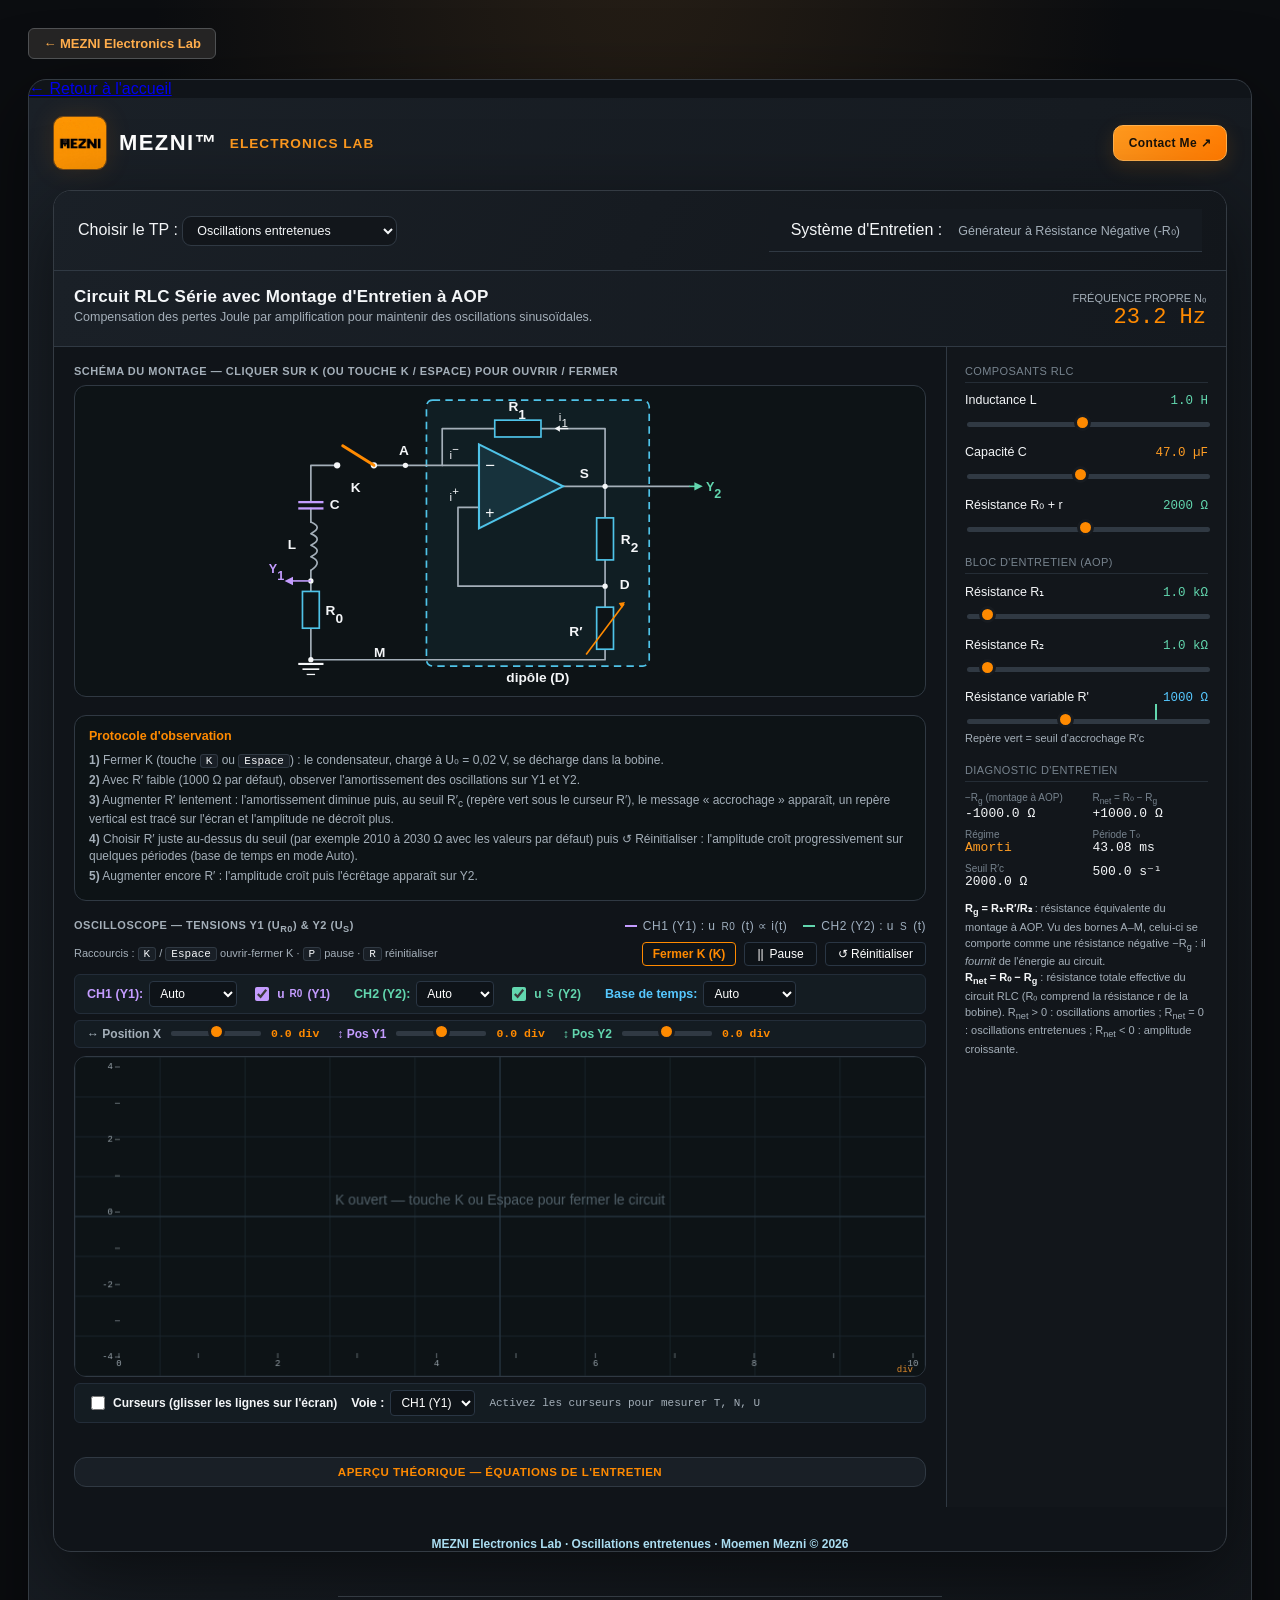
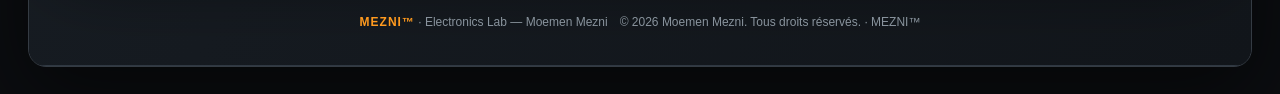
<file: oscill_entret.html>
<!DOCTYPE html>
<html lang="fr">
<head>
<meta charset="UTF-8">
<meta name="viewport" content="width=device-width, initial-scale=1, viewport-fit=cover">
<meta name="theme-color" content="#11161a">
<title>Entretien des Oscillations - Circuit RLC + AOP | MEZNI Electronics Lab</title>
<style>
  :root{
    --bg: #11161a;
    --panel: #161d22;
    --panel-alt: #1c242a;
    --line: #2a353c;
    --line-soft: #202a30;
    --text: #dbe4e8;
    --text-dim: #7c8a92;
    --text-faint: #52616a;
    --in-color: #e5a93b;
    --out-color: #2bbd8e;
    --ur-color: #c792ea;
    --time-color: #38bdf8;
    --accent: #4fc3e8;
    --font-mono: ui-monospace, "SF Mono", "Cascadia Mono", "Roboto Mono", Consolas, monospace;
    --font-sans: -apple-system, "Segoe UI", Roboto, Helvetica, Arial, sans-serif;
    --radius: 4px;
  }
  * { box-sizing: border-box; }
  html, body {
    margin: 0; padding: 0;
    background: var(--bg);
    color: var(--text);
    font-family: var(--font-sans);
  }
  body { padding: 18px; }
  .rig {
    max-width: 1180px;
    margin: 0 auto;
    border: 1px solid var(--line);
    border-radius: 6px;
    background: linear-gradient(180deg, var(--panel), var(--bg) 140%);
    overflow: hidden;
  }

  .site-header {
    padding: 14px 20px 12px;
    border-bottom: 1px solid var(--line);
    background: var(--panel-alt);
    text-align: center;
  }
  .site-header .site-title {
    margin: 0 0 10px;
    font-size: 19px;
    font-weight: 700;
    letter-spacing: 0.5px;
    color: var(--accent);
  }

  .topbar {
    display: flex;
    align-items: center;
    justify-content: space-between;
    flex-wrap: wrap;
    gap: 8px 16px;
    padding: 8px 20px;
    border-bottom: 1px solid var(--line);
    background: var(--panel-alt);
  }
  .topbar a { color: var(--text-dim); text-decoration: none; font-size: 13px; }
  .topbar a:hover { color: var(--accent); }
  .topbar .regime-picker { display: flex; align-items: center; gap: 8px; }
  .topbar .regime-picker label { color: var(--text-faint); font-size: 11.5px; }

  .plate {
    display: flex;
    align-items: baseline;
    justify-content: space-between;
    flex-wrap: wrap;
    gap: 8px 24px;
    padding: 16px 20px;
    border-bottom: 1px solid var(--line);
    background: var(--panel-alt);
  }
  .plate h1 { margin: 0; font-size: 17px; font-weight: 600; }
  .plate .sub { color: var(--text-dim); font-size: 12.5px; margin-top: 3px; }
  .fc-readout { text-align: right; line-height: 1.15; }
  .fc-readout .label { color: var(--text-dim); font-size: 11px; }
  .fc-readout .value { font-family: var(--font-mono); font-size: 22px; color: var(--accent); }

  .layout { display: grid; grid-template-columns: 1fr 280px; }
  @media (max-width: 850px) {
    .layout { grid-template-columns: 1fr; }
    .controls { border-left: none; border-top: 1px solid var(--line); order: 2; }
    .scopes { order: 1; }
  }

  .controls { border-left: 1px solid var(--line); padding: 18px 18px 22px; background: var(--panel); }
  .section-title {
    font-size: 11px; color: var(--text-faint); letter-spacing: 0.4px;
    margin: 20px 0 10px; padding-bottom: 5px; border-bottom: 1px solid var(--line-soft);
    text-transform: uppercase;
  }
  .section-title:first-child { margin-top: 0; }

  .ctrl { margin-bottom: 14px; }
  .ctrl-row { display: flex; justify-content: space-between; align-items: baseline; margin-bottom: 5px; }
  .ctrl-row .name { font-size: 12.5px; color: var(--text); }
  .ctrl-row .val { font-family: var(--font-mono); font-size: 12.5px; color: var(--out-color); }
  .ctrl-row .val.in-tone { color: var(--in-color); }
  .ctrl-row .val.speed-tone { color: var(--time-color); }

  input[type=range] {
    -webkit-appearance: none; width: 100%; height: 3px;
    background: var(--line); border-radius: 2px; outline: none;
  }
  input[type=range]::-webkit-slider-thumb {
    -webkit-appearance: none; width: 14px; height: 14px; border-radius: 50%;
    background: var(--accent); border: 2px solid #0d1215; cursor: pointer; margin-top: -5px;
  }
  input[type=range]::-moz-range-thumb {
    width: 14px; height: 14px; border-radius: 50%;
    background: var(--accent); border: 2px solid #0d1215; cursor: pointer;
  }

  .readout-grid { display: grid; grid-template-columns: 1fr 1fr; gap: 8px 12px; margin-top: 4px; }
  .readout-grid .item .k { font-size: 10px; color: var(--text-faint); }
  .readout-grid .item .v { font-family: var(--font-mono); font-size: 13px; color: var(--text); }

  .scopes { padding: 18px 20px 20px; display: flex; flex-direction: column; gap: 18px; }

  .oscillo-panel { background-color: transparent; width: 100%; position: relative; }
  .oscillo-header { display: flex; justify-content: space-between; align-items: center; font-size: 11px; letter-spacing: 0.5px; margin-bottom: 8px; flex-wrap: wrap; gap: 6px; }
  .oscillo-title { text-transform: uppercase; color: var(--text-dim); font-weight: bold; }
  .oscillo-legend { display: flex; gap: 16px; font-size: 12px; }
  .legend-item { display: flex; align-items: center; gap: 6px; color: #a0b0c0; }
  .color-dot { width: 12px; height: 2px; display: inline-block; }
  .color-dot.purple { background-color: var(--ur-color); }
  .color-dot.green { background-color: var(--out-color); }

  .oscillo-toolbar {
    background-color: #141c22; border: 1px solid #232d39; border-radius: 6px;
    padding: 6px 12px; display: flex; align-items: center; gap: 10px 14px; flex-wrap: wrap; margin-bottom: 6px;
  }
  .position-toolbar {
    background-color: #141c22; border: 1px solid #232d39; border-radius: 6px;
    padding: 6px 12px; display: flex; align-items: center; gap: 18px; flex-wrap: wrap; margin-bottom: 8px;
  }
  .control-group { display: flex; align-items: center; gap: 6px; font-size: 12.5px; font-weight: 600; }
  .pos-group { display: flex; align-items: center; gap: 8px; font-size: 12px; font-weight: 600; color: var(--text-dim); }
  .pos-group input[type=range] { width: 90px; }
  .pos-group .pv { font-family: var(--font-mono); font-size: 11.5px; color: var(--accent); min-width: 34px; }

  .label-ch1 { color: var(--ur-color); }
  .label-ch2 { color: var(--out-color); }
  .label-time { color: var(--time-color); }

  .toolbar-check { display: flex; align-items: center; gap: 5px; font-size: 12px; font-weight: 600; cursor: pointer; user-select: none; }
  .toolbar-check input { width: 14px; height: 14px; cursor: pointer; }
  .toolbar-check.ch1 { color: var(--ur-color); }
  .toolbar-check.ch1 input { accent-color: var(--ur-color); }
  .toolbar-check.ch2 { color: var(--out-color); }
  .toolbar-check.ch2 input { accent-color: var(--out-color); }

  .oscillo-toolbar select {
    background-color: #0e1318; color: #ffffff; border: 1px solid #2a3644; border-radius: 4px;
    padding: 4px 6px; font-size: 12px; outline: none; cursor: pointer;
  }

  .btn-pause, .btn-reset {
    background-color: #0e1318; color: #ffffff; border: 1px solid #2a3644; border-radius: 4px;
    padding: 4px 12px; font-size: 12px; cursor: pointer; display: flex; align-items: center; gap: 6px;
    transition: background-color 0.2s;
  }
  .btn-pause:hover, .btn-reset:hover { background-color: #232d39; }

  .top-screen-bar {
    display: flex; justify-content: space-between; align-items: center;
    margin-bottom: 8px; gap: 10px; flex-wrap: wrap;
  }
  .top-buttons { display: flex; align-items: center; gap: 8px; }

  .canvas-wrapper { position: relative; width: 100%; }
  canvas { display: block; width: 100%; border: 1px solid var(--line); border-radius: var(--radius); background: #0d1316; }

  .montage-row { display: flex; gap: 12px; align-items: stretch; }
  @media (max-width: 700px) { .montage-row { flex-direction: column; } }
  
  .schematic-wrap { border: 1px solid var(--line); border-radius: var(--radius); background: #0d1316; padding: 10px; }
  .schematic-wrap svg { display: block; width: 100%; max-height: 290px; height: auto; margin: 0 auto; }

  .sch-wire   { stroke: var(--text-dim); stroke-width: 1.6; fill: none; stroke-linecap: round; stroke-linejoin: round; }
  .sch-comp   { stroke: #4fc3e8; stroke-width: 1.6; fill: rgba(79,195,232,0.12); }
  .sch-node   { fill: var(--text); }
  .sch-label  { fill: var(--text); font-size: 13px; font-weight: 600; }

  .btn-theory-toggle {
    width: 100%; padding: 8px 12px; font-size: 11.5px; font-weight: 600; letter-spacing: 0.5px;
    color: var(--accent); background: var(--panel-alt); border: 1px solid var(--line);
    border-radius: var(--radius); cursor: pointer; transition: all 0.2s ease; margin-top: 10px;
  }
  .btn-theory-toggle:hover { background: var(--line); border-color: var(--accent); }
  .theory-container.hidden { display: none; }
  .theory-grid { display: grid; grid-template-columns: 1fr 1fr; gap: 18px; margin-top: 12px; }
  @media (max-width: 760px) { .theory-grid { grid-template-columns: 1fr; } }
  .theory-card {
    border: 1px solid var(--line); border-radius: var(--radius); background: #0d1316;
    padding: 12px 14px; font-size: 12px; line-height: 1.4; color: var(--text-dim);
  }
  .theory-card h3 { margin: 0 0 6px; font-size: 12.5px; color: var(--accent); }
  .theory-card p { margin: 3px 0; }
  .formula {
    font-family: var(--font-mono); color: var(--text); background: var(--panel-alt);
    padding: 3px 6px; border-radius: 3px; display: inline-block; margin: 3px 0;
  }
  .theory-wide { grid-column: 1 / -1; }
  .ctrl-hint { font-size: 11px; color: var(--text-dim); }
  .sw-btn {
    background: #0e1318; border: 1px solid var(--accent); color: var(--accent);
    padding: 4px 10px; border-radius: 4px; cursor: pointer; font-size: 12px; font-weight: bold;
  }
  .sw-btn.closed { background: var(--accent); color: #0d1316; }

  .sch-res{stroke:#4fc3e8;stroke-width:1.6;fill:#0d1316}
  #swGroup{cursor:pointer}
  #swBlade{stroke:var(--accent);stroke-width:2.8;stroke-linecap:round;transform-origin:100px 50px;transform:rotate(32deg);transition:transform .25s cubic-bezier(.3,1.4,.5,1)}
  #sch.closed #swBlade{transform:rotate(0deg);stroke:var(--in-color)}
  @keyframes flow{to{stroke-dashoffset:-22}}
  #sch.closed .flow{stroke:var(--in-color);stroke-dasharray:5 6;animation:flow .7s linear infinite}
  @keyframes pulse{0%,100%{opacity:1}50%{opacity:.35}}
  .pulse{animation:pulse .9s ease-in-out infinite;font-weight:700}
  .toast{position:fixed;top:18px;left:50%;transform:translate(-50%,-20px);background:#0e1318;border:1px solid var(--out-color);color:var(--out-color);padding:10px 16px;border-radius:6px;font-size:13px;max-width:90vw;opacity:0;pointer-events:none;transition:all .3s;z-index:9}
  .toast.show{opacity:1;transform:translate(-50%,0)}
  .rp-wrap{position:relative}
  .rp-wrap .tick{position:absolute;top:-6px;width:2px;height:16px;background:var(--out-color);display:none;pointer-events:none}
  kbd{font-family:var(--font-mono);background:var(--panel-alt);border:1px solid var(--line);border-radius:3px;padding:0 5px;font-size:11px;color:var(--text)}

 .page-switcher select {
    background: var(--panel);
    color: var(--text);
    border: 1px solid var(--line);
    border-radius: var(--radius);
    padding: 6px 10px;
    font-size: 12.5px;
    font-family: var(--font-sans);
    cursor: pointer;
    outline: none;
  }
   .btn-home {
            display: inline-flex;
            align-items: center;
            gap: 6px;
            text-decoration: none;
            color: #bcd6ff;
            background: #252424;
            border: 1px solid #4f5153;
            border-radius: 6px;
            font-size: 13px;
            font-weight: 600;
            padding: 0.45rem 0.9rem;
            margin-bottom: 1.25rem;
            transition: border-color 0.2s, color 0.2s;
        }
        .btn-home:hover {
            border-color: #7C9EF0;
            color: #7C9EF0;
        }
         .signature{
text-align: center;
font-family: "Arial";
font-size: 12px;
font-weight: bold;
color: rgb(170, 221, 241);
margin-top: 30px;
}

  /* ===== Optimisation mobile ===== */
  html { -webkit-text-size-adjust: 100%; }
  .slider-line { display: block; }
  .step-btn { display: none; }
  .theory-card { overflow-x: auto; }
  @media (hover: none) { .kbd-hide { display: none; } .btn-pause small { display: none; } }
  @media (max-width: 850px) {
    body { padding: max(8px, env(safe-area-inset-top)) max(8px, env(safe-area-inset-right)) max(8px, env(safe-area-inset-bottom)) max(8px, env(safe-area-inset-left)); }
    .rig { border-radius: 8px; }
    .site-header { padding: 10px 12px; text-align: left; }
    .site-header .site-title { font-size: 15px; line-height: 1.3; margin-bottom: 8px; }
    .page-switcher { display: flex; flex-direction: column; align-items: stretch; gap: 4px; }
    .page-switcher select { font-size: 16px; min-height: 42px; width: 100%; }
    .topbar { padding: 4px 12px; }
    .topbar a { padding: 8px 0; }
    .plate { padding: 12px; align-items: flex-start; }
    .plate h1 { font-size: 15px; }
    .fc-readout { text-align: left; }
    .layout { display: flex; flex-direction: column; gap: 14px; padding: 12px; }
    .scopes { display: contents; }
    .scopes > .scope-block { order: 1; }
    .scopes > .oscillo-panel { order: 2; }
    .controls { order: 3; border: 1px solid var(--line); border-radius: 6px; padding: 14px; }
    .scopes > .theory-card { order: 4; }
    #toggleTheoryBtn { order: 5; }
    #theoryContainer { order: 6; }
    .layout > .signature { order: 9; }
    .oscillo-legend { flex-wrap: wrap; gap: 6px 12px; }
    .top-screen-bar { flex-direction: column; align-items: stretch; }
    .top-buttons { display: grid; grid-template-columns: 1fr 1fr; }
    .btn-pause, .btn-reset, .sw-btn { min-height: 44px; justify-content: center; text-align: center; font-size: 13px; }
    .oscillo-toolbar { display: grid; grid-template-columns: minmax(0, 1.3fr) minmax(0, 1fr) auto; gap: 8px 10px; padding: 8px 10px; align-items: center; }
    .oscillo-toolbar > * { min-width: 0; }
    .oscillo-toolbar .control-group { margin-left: 0 !important; display: flex; flex-direction: column; align-items: stretch; gap: 3px; }
    .oscillo-toolbar .control-group:last-child { grid-column: 1 / -1; }
    .oscillo-toolbar .control-group label { font-size: 11px; }
    .oscillo-toolbar select, .scope-block select { font-size: 16px; min-height: 40px; width: 100%; }
    .toolbar-check { min-height: 40px; font-size: 13px; }
    .toolbar-check input { width: 20px; height: 20px; }
    .btn-inv { min-height: 40px; padding: 4px 10px; font-size: 12px; }
    .position-toolbar { display: grid; grid-template-columns: 1fr; gap: 6px; padding: 8px 10px; }
    .pos-group { display: grid; grid-template-columns: 120px minmax(0, 1fr) 58px; gap: 8px; white-space: nowrap; }
    .pos-group input[type=range] { width: 100%; margin: 8px 0; }
    .pos-group .pv { text-align: right; }
    .montage-row { gap: 12px; }
    .btn-theory-toggle { padding: 12px; font-size: 12px; line-height: 1.4; }
    .theory-grid { gap: 12px; }
    .theory-card { padding: 10px 12px; }
    input[type=range] { height: 6px; margin: 12px 0; }
    input[type=range]::-webkit-slider-thumb { width: 28px; height: 28px; margin-top: -11px; }
    input[type=range]::-moz-range-thumb { width: 28px; height: 28px; }
    .slider-line { display: flex; align-items: center; gap: 12px; }
    .slider-line > input, .slider-line > .rp-wrap { flex: 1; min-width: 0; }
    .step-btn { display: inline-flex; align-items: center; justify-content: center; flex: none; width: 40px; height: 40px;
      font-size: 20px; line-height: 1; color: var(--text); background: #0e1318; border: 1px solid #2a3644; border-radius: 6px; cursor: pointer; }
    .step-btn:active { background: #232d39; border-color: var(--accent); }
    .ctrl-row .name, .ctrl-row .val { font-size: 14px; }
    .readout-grid .item .k { font-size: 11px; }
    .readout-grid .item .v { font-size: 13px; }
    .signature { margin-top: 4px; padding: 0 12px 14px; font-size: 11px; line-height: 1.4; }
    .rig .rig { border: 0; border-radius: 0; background: none; }
    .rig > a[href="index.html"] { display: inline-block; padding: 10px 12px; color: var(--text-dim); font-size: 13px; text-decoration: none; }
    .oscillo-toolbar { grid-template-columns: minmax(0, 1.3fr) minmax(0, 1fr); }
    .canvas-wrapper + .oscillo-toolbar { grid-template-columns: 1fr; }
    .top-buttons .sw-btn { grid-column: 1 / -1; }
    #curReadout { white-space: normal; }
  }
</style>
<link rel="stylesheet" href="assets/mezni-theme.css">
<link rel="icon" href="assets/favicon.svg" type="image/svg+xml">
</head>
<a class="btn-home" href="index.html">← MEZNI Electronics Lab</a>
<body>
<div class="toast" id="toast"></div>
<div class="rig">
   <a href="index.html">← Retour à l'accueil</a>
  <div class="site-header">
    <h1 class="site-title"><img class="mezni-header-logo" src="assets/mezni-logo-original.jpg" alt="MEZNI logo"> MEZNI™ <span style="color:#ff9a1f;font-size:.62em;font-weight:600;letter-spacing:1px">ELECTRONICS LAB</span></h1>
    <a class="mezni-contact" href="https://moemenmezni.github.io/Mezni-portfolio/" target="_blank" rel="noopener noreferrer" aria-label="Contact Moemen Mezni">Contact Me ↗</a>
    
<div class="rig">
  <div class="site-header">
    <div class="page-switcher">
      <label for="pageSwitch">Choisir le TP :</label>
      <select id="pageSwitch" onchange="if(this.value) window.location.href=this.value;">   
     
        <option value="dipole_resistance_negative.html" > Le dipôle à resistance négative</option>
        <option value="oscill_entret.html" selected>Oscillations  entretenues</option>
      </select>
    </div>
  
  <div class="topbar"
    <div class="regime-picker">
      <label>Système d'Entretien :</label>
      <span style="color:var(--text-dim); font-size:12.5px;">Générateur à Résistance Négative (-R₀)</span>
    </div>
  </div>

  <div class="plate">
    <div>
      <h1>Circuit RLC Série avec Montage d'Entretien à AOP</h1>
      <div class="sub">Compensation des pertes Joule par amplification pour maintenir des oscillations sinusoïdales.</div>
    </div>
    <div class="fc-readout">
      <div class="label">FRÉQUENCE PROPRE N₀</div>
      <div class="value" id="freqHeaderValue">159.2 Hz</div>
    </div>
  </div>

  <div class="layout">

    <!-- PANNEAU DES SCOPES & THÉORIE -->
    <div class="scopes">

      <!-- 1. SCHÉMA DU MONTAGE -->
      <div class="scope-block">
        <div class="oscillo-header"><span class="oscillo-title">SCHÉMA DU MONTAGE — cliquer sur K (ou touche K / Espace) pour ouvrir / fermer</span></div>
        <div class="schematic-wrap">
          <svg id="sch" viewBox="0 -16 440 276" xmlns="http://www.w3.org/2000/svg">
            <rect x="150" y="-12" width="212" height="253" rx="6" fill="rgba(79,195,232,0.06)" stroke="#4fc3e8" stroke-width="1.6" stroke-dasharray="7 5"/>
            <text x="256" y="256" text-anchor="middle" class="sch-label" fill="var(--accent)">dipôle (D)</text>
            <g class="sch-wire">
              <path class="flow" d="M165,50 L100,50"/>
              <path class="flow" d="M65,50 L40,50 L40,85"/>
              <path class="flow" d="M40,91 L40,104"/>
              <path class="flow" d="M40,150 L40,170"/>
              <path class="flow" d="M40,205 L40,235"/>
              <path d="M165,50 L200,50"/>
              <path d="M320,70 L320,15 L165,15 L165,50"/>
              <path d="M280,70 L400,70"/>
              <path d="M320,70 L320,100 M320,140 L320,185 M320,225 L320,235 L40,235"/>
              <path d="M320,165 L180,165 L180,90 L200,90"/>
            </g>
            <polygon points="200,30 200,110 280,70" fill="rgba(79,195,232,0.12)" stroke="#4fc3e8" stroke-width="2"/>
            <text x="206" y="55" font-size="16" fill="var(--text)">−</text>
            <text x="206" y="100" font-size="15" fill="var(--text)">+</text>
            <!-- R1 -->
            <rect class="sch-res" x="215" y="7" width="44" height="16"/>
            <text x="228" y="-2" class="sch-label">R<tspan baseline-shift="sub">1</tspan></text>
            <path d="M285,15 L275,15" stroke="var(--text)" stroke-width="1.2"/>
            <path d="M277,12 L272,15 L277,18" fill="var(--text)"/>
            <text x="276" y="8" font-size="11" fill="var(--text)">i<tspan baseline-shift="sub">1</tspan></text>
            <text x="172" y="44" font-size="11" fill="var(--text)">i<tspan baseline-shift="super">−</tspan></text>
            <text x="172" y="84" font-size="11" fill="var(--text)">i<tspan baseline-shift="super">+</tspan></text>
            <!-- S / Y2 -->
            <circle cx="320" cy="70" r="2.5" class="sch-node"/>
            <text x="296" y="62" class="sch-label">S</text>
            <path d="M400,70 L410,70" stroke="var(--out-color)" stroke-width="1.5"/>
            <path d="M405,66 L413,70 L405,74" fill="var(--out-color)"/>
            <text x="416" y="74" font-size="12" font-weight="bold" fill="var(--out-color)">Y<tspan baseline-shift="sub">2</tspan></text>
            <!-- R2, D, R' -->
            <rect class="sch-res" x="312" y="100" width="16" height="40"/>
            <text x="335" y="125" class="sch-label">R<tspan baseline-shift="sub">2</tspan></text>
            <circle cx="320" cy="165" r="2.5" class="sch-node"/>
            <text x="334" y="168" class="sch-label">D</text>
            <rect class="sch-res" x="312" y="185" width="16" height="40"/>
            <line x1="302" y1="230" x2="338" y2="182" stroke="var(--accent)" stroke-width="1.5"/>
            <path d="M333,181 L339,180 L336,186" fill="var(--accent)"/>
            <text x="286" y="212" class="sch-label">R′</text>
            <!-- Nœud A et K -->
            <circle cx="130" cy="50" r="2.5" class="sch-node"/>
            <text x="124" y="40" class="sch-label">A</text>
            <g id="swGroup">
              <rect x="55" y="15" width="60" height="55" fill="transparent"/>
              <circle cx="100" cy="50" r="3" class="sch-node"/>
              <circle cx="65" cy="50" r="3" class="sch-node"/>
              <line id="swBlade" x1="100" y1="50" x2="65" y2="50"/>
              <text x="78" y="75" class="sch-label">K</text>
            </g>
            <!-- C, L, Y1, R0, M -->
            <line x1="28" y1="85" x2="52" y2="85" stroke="var(--ur-color)" stroke-width="2.2"/>
            <line x1="28" y1="91" x2="52" y2="91" stroke="var(--ur-color)" stroke-width="2.2"/>
            <text x="58" y="92" class="sch-label" fill="var(--ur-color)">C</text>
            <path d="M40,104 Q52,109 40,115 Q52,120 40,126 Q52,131 40,137 Q52,142 40,150" class="sch-wire" stroke-width="1.8"/>
            <text x="18" y="130" class="sch-label">L</text>
            <circle cx="40" cy="160" r="2.5" class="sch-node"/>
            <path d="M40,160 L18,160" stroke="var(--ur-color)" stroke-width="1.5"/>
            <path d="M23,156 L15,160 L23,164" fill="var(--ur-color)"/>
            <text x="0" y="152" font-size="12" font-weight="bold" fill="var(--ur-color)">Y<tspan baseline-shift="sub">1</tspan></text>
            <rect class="sch-res" x="32" y="170" width="16" height="35"/>
            <text x="54" y="192" class="sch-label">R<tspan baseline-shift="sub">0</tspan></text>
            <circle cx="40" cy="235" r="2.5" class="sch-node"/>
            <line x1="28" y1="239" x2="52" y2="239" stroke="var(--text)" stroke-width="2"/>
            <line x1="32" y1="244" x2="48" y2="244" stroke="var(--text)" stroke-width="1.6"/>
            <line x1="36" y1="249" x2="44" y2="249" stroke="var(--text)" stroke-width="1.2"/>
            <text x="100" y="232" class="sch-label">M</text>
          </svg>
        </div>
      </div>

      <!-- PROTOCOLE D'OBSERVATION -->
      <div class="theory-card">
        <h3>Protocole d'observation</h3>
        <p><b>1)</b> Fermer K (touche <kbd>K</kbd> ou <kbd>Espace</kbd>) : le condensateur, chargé à U₀ = 0,02 V, se décharge dans la bobine.</p>
        <p><b>2)</b> Avec R′ faible (1000 Ω par défaut), observer l'amortissement des oscillations sur Y1 et Y2.</p>
        <p><b>3)</b> Augmenter R′ lentement : l'amortissement diminue puis, au seuil R′<sub>c</sub> (repère vert sous le curseur R′), le message « accrochage » apparaît, un repère vertical est tracé sur l'écran et l'amplitude ne décroît plus.</p>
        <p><b>4)</b> Choisir R′ juste au-dessus du seuil (par exemple 2010 à 2030 Ω avec les valeurs par défaut) puis ↺ Réinitialiser : l'amplitude croît progressivement sur quelques périodes (base de temps en mode Auto).</p>
        <p><b>5)</b> Augmenter encore R′ : l'amplitude croît puis l'écrêtage apparaît sur Y2.</p>
      </div>

<!-- 2. OSCILLOSCOPE -->
      <div class="oscillo-panel">
        <div class="oscillo-header">
          <span class="oscillo-title">OSCILLOSCOPE — TENSIONS Y1 (u<sub>R0</sub>) & Y2 (u<sub>S</sub>)</span>
          <div class="oscillo-legend">
            <span class="legend-item"><span class="color-dot purple"></span>CH1 (Y1) : u<sub>R0</sub>(t) ∝ i(t)</span>
            <span class="legend-item"><span class="color-dot green"></span>CH2 (Y2) : u<sub>S</sub>(t)</span>
          </div>
        </div>

        <div class="top-screen-bar">
          <div class="ctrl-hint kbd-hide">Raccourcis : <kbd>K</kbd> / <kbd>Espace</kbd> ouvrir-fermer K · <kbd>P</kbd> pause · <kbd>R</kbd> réinitialiser</div>
          <div class="top-buttons">
            <button id="swToggleBtn" class="sw-btn">Fermer K (K)</button>
            <button id="playPauseBtn" class="btn-pause"><span class="pause-icon">||</span> Pause</button>
            <button id="resetBtn" class="btn-reset">↺ Réinitialiser</button>
          </div>
        </div>

        <!-- Toolbar Oscilloscope -->
        <div class="oscillo-toolbar">
          <div class="control-group">
            <label class="label-ch1">CH1 (Y1):</label>
            <select id="v1SensSelect">
              <option value="auto" selected>Auto</option>
              <option value="0.05">0.05 V/div</option>
              <option value="0.1">0.1 V/div</option>
              <option value="0.2">0.2 V/div</option>
              <option value="0.5">0.5 V/div</option>
              <option value="1">1 V/div</option>
              <option value="2">2 V/div</option>
              <option value="5">5 V/div</option>
            </select>
          </div>
          <label class="toolbar-check ch1"><input type="checkbox" id="showChan1Check" checked> u<sub>R0</sub> (Y1)</label>

          <div class="control-group" style="margin-left: 10px;">
            <label class="label-ch2">CH2 (Y2):</label>
            <select id="v2SensSelect">
              <option value="auto" selected>Auto</option>
              <option value="1">1 V/div</option>
              <option value="2">2 V/div</option>
              <option value="5">5 V/div</option>
              <option value="10">10 V/div</option>
            </select>
          </div>
          <label class="toolbar-check ch2"><input type="checkbox" id="showChan2Check" checked> u<sub>S</sub> (Y2)</label>

          <div class="control-group" style="margin-left: 10px;">
            <label class="label-time">Base de temps:</label>
            <select id="hSensSelect">
              <option value="auto" selected>Auto</option>
              <option value="0.0005">0.5 ms/div</option>
              <option value="0.001">1 ms/div</option>
              <option value="0.002">2 ms/div</option>
              <option value="0.005">5 ms/div</option>
              <option value="0.01">10 ms/div</option>
              <option value="0.02">20 ms/div</option>
              <option value="0.05">50 ms/div</option>
              <option value="0.1">100 ms/div</option>
              <option value="0.2">200 ms/div</option>
            </select>
          </div>
        </div>

        <!-- Position Toolbar -->
        <div class="position-toolbar">
          <div class="pos-group">↔ Position X<input type="range" id="posXSlider" min="-5" max="5" step="0.5" value="0"><span class="pv" id="posXVal">0.0 div</span></div>
          <div class="pos-group" style="color:var(--ur-color)">↕ Pos Y1<input type="range" id="posY1Slider" min="-4" max="4" step="0.5" value="0"><span class="pv" id="posY1Val">0.0 div</span></div>
          <div class="pos-group" style="color:var(--out-color)">↕ Pos Y2<input type="range" id="posY2Slider" min="-4" max="4" step="0.5" value="0"><span class="pv" id="posY2Val">0.0 div</span></div>
        </div>

        <div class="canvas-wrapper">
          <canvas id="scopeCanvas" height="320"></canvas>
        </div>
        <div class="oscillo-toolbar" style="margin-top:6px">
          <label class="toolbar-check"><input type="checkbox" id="curCheck"> Curseurs (glisser les lignes sur l'écran)</label>
          <div class="control-group"><label>Voie :</label><select id="curChan"><option value="1">CH1 (Y1)</option><option value="2">CH2 (Y2)</option></select></div>
          <span id="curReadout" class="ctrl-hint" style="font-family:var(--font-mono)">Activez les curseurs pour mesurer T, N, U</span>
        </div>
      </div>

      <!-- 3. APERÇU THÉORIQUE -->
      <button id="toggleTheoryBtn" class="btn-theory-toggle">APERÇU THÉORIQUE — ÉQUATIONS DE L'ENTRETIEN</button>

      <div id="theoryContainer" class="theory-container hidden">
        <div class="theory-grid">
          <div class="theory-card theory-wide">
            <h3>Principe : compenser les pertes par une résistance négative</h3>
            <p>Dans un circuit RLC série libre, l'énergie <b>E = ½Li² + ½Cu<sub>C</sub>²</b> est dissipée par effet Joule dans R₀ (qui inclut la résistance r de la bobine) : <span class="formula">dE/dt = −R₀·i²</span> Les oscillations sont donc amorties. Le montage à AOP se comporte, vu des bornes A–M, comme une résistance négative −R<sub>g</sub> : il fournit au circuit une puissance <b>R<sub>g</sub>·i²</b>. Lorsque R<sub>g</sub> = R₀, la puissance fournie compense exactement les pertes : <span class="formula">dE/dt = −(R₀ − R<sub>g</sub>)·i² = 0</span></p>
          </div>

          <div class="theory-card">
            <h3>1. Analyse du montage (AOP idéal)</h3>
            <p>Entrée − reliée à A (et à S par R₁) ; entrée + reliée au point D du pont diviseur R₂/R′ placé entre S et la masse. AOP idéal en régime linéaire : i⁺ = i⁻ = 0 et V⁺ = V⁻ = u<sub>AM</sub>.</p>
            <div class="formula">u<sub>D</sub> = u<sub>S</sub>·R′/(R₂+R′) = u<sub>AM</sub> ⇒ u<sub>S</sub> = (1 + R₂/R′)·u<sub>AM</sub></div>
            <p>Le courant i entrant dans le dipôle traverse R₁ : i = (u<sub>S</sub> − u<sub>AM</sub>)/R₁ = u<sub>AM</sub>·R₂/(R₁R′), donc :</p>
            <div class="formula">u<sub>AM</sub> = R<sub>g</sub>·i  avec  R<sub>g</sub> = R₁·R′/R₂</div>
          </div>

          <div class="theory-card">
            <h3>2. Équation différentielle</h3>
            <p>Loi des mailles : u<sub>AM</sub> = u<sub>C</sub> + L·di/dt + R₀·i, d'où (i = C·du<sub>C</sub>/dt) :</p>
            <div class="formula">L·di/dt + (R₀ − R<sub>g</sub>)·i + u<sub>C</sub> = 0</div>
            <div class="formula">d²u<sub>C</sub>/dt² + (R<sub>net</sub>/L)·du<sub>C</sub>/dt + u<sub>C</sub>/(LC) = 0</div>
            <p>avec R<sub>net</sub> = R₀ − R<sub>g</sub> (résistance totale effective du circuit : R₀ est la résistance du circuit, bobine comprise, et R<sub>g</sub> = R₁R′/R₂ celle que « compense » le montage à AOP). On pose δ = R<sub>net</sub>/(2L) (coefficient d'amortissement) et ω₀ = 1/√(LC).</p>
          </div>

          <div class="theory-card">
            <h3>3. Régimes et accrochage (bilan énergétique)</h3>
            <p>L'énergie du circuit est E = ½Li² + ½Cu<sub>C</sub>². Sa variation est :</p>
            <div class="formula">dE/dt = −(R₀ − R<sub>g</sub>)·i² = −R<sub>net</sub>·i²</div>
            <p>• <b>R′ &lt; R′<sub>c</sub> (R<sub>net</sub> &gt; 0)</b> : dE/dt &lt; 0. Le montage compense en partie seulement l'énergie dissipée par effet Joule : l'énergie diminue et les oscillations sont <b>amorties</b>.</p>
            <p>• <b>R′ = R′<sub>c</sub> (R<sub>net</sub> = 0)</b> : dE/dt = 0. L'énergie fournie par le montage compense exactement l'énergie dissipée : c'est l'<b>accrochage</b>. L'énergie reste constante, les oscillations sont sinusoïdales d'amplitude constante, de période T₀ = 2π√(LC).</p>
            <p>• <b>R′ &gt; R′<sub>c</sub> (R<sub>net</sub> &lt; 0)</b> : dE/dt &gt; 0. Le montage fournit plus d'énergie que R₀ n'en dissipe : l'amplitude <b>augmente</b> jusqu'à la saturation de l'AOP.</p>
            <div class="formula">R′<sub>c</sub> = R₀·R₂/R₁  (repère vert sous le curseur R′)</div>
          </div>

          <div class="theory-card">
            <h3>4. Saturation et distorsion</h3>
            <p>L'AOP ne peut pas dépasser ±V<sub>sat</sub> (≈ 14 V). Dès que |u<sub>S</sub>| = (R₁ + R<sub>g</sub>)·|i| atteint V<sub>sat</sub>, le montage n'est plus linéaire : u<sub>S</sub> = ±V<sub>sat</sub> et R₁ redevient une simple résistance en série :</p>
            <div class="formula">L·di/dt + (R₀ + R₁)·i + u<sub>C</sub> = ±V<sub>sat</sub></div>
            <p>L'amplitude se stabilise, mais u<sub>S</sub> est écrêté (créneaux aux sommets). Comme u<sub>S</sub> ≈ R₁·i est grand devant u<sub>AM</sub>, l'AOP sature pour un courant faible : travailler avec de petites amplitudes (la perturbation initiale est ici U₀ = 0,02 V).</p>
          </div>

          <div class="theory-card">
            <h3>5. Voies de l'oscilloscope</h3>
            <p>• <b>Y1</b> = u<sub>R0</sub> = R₀·i : image du courant, en phase avec i.</p>
            <p>• <b>Y2</b> = u<sub>S</sub> : tension de sortie de l'AOP, proportionnelle à i tant que l'AOP est linéaire, écrêtée sinon.</p>
            <p>À l'accrochage, Y1 et Y2 sont en phase et de même fréquence N₀ = 1/(2π√(LC)). Mesurer T₀ sur l'écran permet de retrouver L ou C.</p>
          </div>

          <div class="theory-card theory-wide">
            <h3>6. Étude théorique de l'amorçage des oscillations</h3>
            <p>Si R<sub>net</sub> = R₀ − R<sub>g</sub> &lt; 0 (c'est-à-dire R′ &gt; R′<sub>c</sub>), le montage fournit plus d'énergie que R₀ n'en dissipe : la perturbation initiale (ici U₀ = 0,02 V) est amplifiée et l'amplitude des oscillations augmente jusqu'à la saturation de l'AOP (voir 4).</p>
            <p>Les oscillations s'amorcent sous forme oscillante tant que |R<sub>net</sub>| &lt; 2√(L/C), soit :</p>
            <div class="formula">R′<sub>c</sub> = R₀R₂/R₁ &lt; R′ &lt; R′<sub>c</sub> + 2√(L/C)·R₂/R₁</div>
            <p>Au-delà de cette fenêtre, la croissance est apériodique : il n'y a pas d'oscillation.</p>
            <div class="live" id="thLiveAm"></div>
          </div>
        </div>
      </div>

    </div>

    <!-- PANNEAU DE CONTRÔLE DES PARAMÈTRES -->
    <div class="controls">
      <div class="section-title">Composants RLC</div>

      <div class="ctrl">
        <div class="ctrl-row">
          <span class="name">Inductance L</span>
          <span class="val" id="lVal">1.0 H</span>
        </div>
        <input type="range" id="lSlider" min="100" max="2000" step="100" value="1000">
      </div>

      <div class="ctrl">
        <div class="ctrl-row">
          <span class="name">Capacité C</span>
          <span class="val in-tone" id="cVal">47.0 µF</span>
        </div>
        <input type="range" id="cSlider" min="1" max="100" step="1" value="47">
      </div>

      <div class="ctrl">
        <div class="ctrl-row">
          <span class="name">Résistance R₀ + r</span>
          <span class="val" id="r0Val">2000 Ω</span>
        </div>
        <input type="range" id="r0Slider" min="100" max="4000" step="50" value="2000">
      </div>

      
      <div class="section-title">Bloc d'Entretien (AOP)</div>

      <div class="ctrl">
        <div class="ctrl-row">
          <span class="name">Résistance R₁</span>
          <span class="val" id="r1Val">1.0 kΩ</span>
        </div>
        <input type="range" id="r1Slider" min="0.5" max="10" step="0.5" value="1">
      </div>

      <div class="ctrl">
        <div class="ctrl-row">
          <span class="name">Résistance R₂</span>
          <span class="val" id="r2Val">1.0 kΩ</span>
        </div>
        <input type="range" id="r2Slider" min="0.5" max="10" step="0.5" value="1">
      </div>

      <div class="ctrl">
        <div class="ctrl-row">
          <span class="name">Résistance variable R'</span>
          <span class="val speed-tone" id="rPrimeVal">1000 Ω</span>
        </div>
        <div class="rp-wrap"><input type="range" id="rPrimeSlider" min="0" max="2500" step="1" value="1000"><span class="tick" id="rcTick"></span></div><div class="ctrl-hint" style="margin-top:4px">Repère vert = seuil d'accrochage R′c</div>
      </div>

      <div class="section-title">Diagnostic d'Entretien</div>
      <div class="readout-grid">
        <div class="item">
          <div class="k">−R<sub>g</sub> (montage à AOP)</div>
          <div class="v" id="rgReadout">-20.0 Ω</div>
        </div>
        <div class="item">
          <div class="k">R<sub>net</sub> = R₀ − R<sub>g</sub></div>
          <div class="v" id="rnetReadout">0.0 Ω</div>
        </div>
        <div class="item">
          <div class="k">Régime</div>
          <div class="v" id="regimeReadout" style="color:var(--out-color);">Entretenu</div>
        </div>
        <div class="item">
          <div class="k">Période T₀</div>
          <div class="v" id="t0Readout">6.28 ms</div>
        </div>
        <div class="item"><div class="k">Seuil R′c</div><div class="v" id="rcReadout">20 Ω</div></div>
        <div class="item"><div class="k"></div><div class="v" id="deltaReadout"></div>
      </div>
      </div>
      <div class="ctrl-hint" style="margin-top:12px;line-height:1.45">
        <b style="color:var(--text)">R<sub>g</sub> = R₁·R′/R₂</b> : résistance équivalente du montage à AOP. Vu des bornes A–M, celui-ci se comporte comme une résistance négative −R<sub>g</sub> : il <i>fournit</i> de l'énergie au circuit.<br>
        <b style="color:var(--text)">R<sub>net</sub> = R₀ − R<sub>g</sub></b> : résistance totale effective du circuit RLC (R₀ comprend la résistance r de la bobine).
        R<sub>net</sub> &gt; 0 : oscillations amorties ; R<sub>net</sub> = 0 : oscillations entretenues ; R<sub>net</sub> &lt; 0 : amplitude croissante.
      </div>
    </div>

  </div>
  <div class="signature"> MEZNI Electronics Lab · Oscillations entretenues · Moemen Mezni © 2026 </div>
</div>

<script>
  // Paramètres du circuit RLC
  let L = 1.0;     // Henrys
  let C = 47e-6;     // Farads
  let R0 = 2000.0;     // Ohms (inclut r)

  // Paramètres du bloc d'entretien
  let R1 = 1000;     // Ohms
  let R2 = 1000;     // Ohms
  let Rprime = 1000.0; // Ohms
  let Vsat = 14.0;   // Tension de saturation de l'AOP

  // État du circuit (i = courant, q = charge du condensateur)
  let isClosed = false, U0 = 0.02, q = 0, i_curr = 0.0, us_curr = 0.0;
  let tClose = 0, markers = [], prevState = null, toastTimer;
  const REC = 2;
  // Simulation time & control
  let isRunning = true;
  let simTime = 0;
  const dt = 0.00002; // Pas de temps de 5 µs

  // Buffers oscilloscope
  const maxHistory = 80000;
  let timeHistory = [];
  let y1History = []; // uR0 = R0 * i
  let y2History = []; // uS

  // Elements DOM
  const lSlider = document.getElementById('lSlider');
  const cSlider = document.getElementById('cSlider');
  const r0Slider = document.getElementById('r0Slider');
  const r1Slider = document.getElementById('r1Slider');
  const r2Slider = document.getElementById('r2Slider');
  const rPrimeSlider = document.getElementById('rPrimeSlider');

  const lVal = document.getElementById('lVal');
  const cVal = document.getElementById('cVal');
  const r0Val = document.getElementById('r0Val');
  const r1Val = document.getElementById('r1Val');
  const r2Val = document.getElementById('r2Val');
  const rPrimeVal = document.getElementById('rPrimeVal');

  const freqHeaderValue = document.getElementById('freqHeaderValue');
  const rgReadout = document.getElementById('rgReadout');
  const rnetReadout = document.getElementById('rnetReadout');
  const regimeReadout = document.getElementById('regimeReadout');
  const t0Readout = document.getElementById('t0Readout');

  const canvas = document.getElementById('scopeCanvas');
  const ctx = canvas.getContext('2d');

  const hSensSelect = document.getElementById('hSensSelect');
  const v1SensSelect = document.getElementById('v1SensSelect');
  const v2SensSelect = document.getElementById('v2SensSelect');

  const posXSlider = document.getElementById('posXSlider');
  const posY1Slider = document.getElementById('posY1Slider');
  const posY2Slider = document.getElementById('posY2Slider');

  const posXVal = document.getElementById('posXVal');
  const posY1Val = document.getElementById('posY1Val');
  const posY2Val = document.getElementById('posY2Val');

  const showChan1Check = document.getElementById('showChan1Check');
  const showChan2Check = document.getElementById('showChan2Check');

  const playPauseBtn = document.getElementById('playPauseBtn');
  const resetBtn = document.getElementById('resetBtn');
  const swToggleBtn = document.getElementById('swToggleBtn');
  const swSvg = document.getElementById('sch'), swGroup = document.getElementById('swGroup'), toast = document.getElementById('toast'), rcTick = document.getElementById('rcTick'), rcReadout = document.getElementById('rcReadout'), deltaReadout = document.getElementById('deltaReadout');

  const toggleTheoryBtn = document.getElementById('toggleTheoryBtn');
  const theoryContainer = document.getElementById('theoryContainer');

  function showToast(m) {
    toast.textContent = m; toast.classList.add('show');
    clearTimeout(toastTimer); toastTimer = setTimeout(() => toast.classList.remove('show'), 3600);
  }

  function updateParams() {
    L = parseFloat(lSlider.value) / 1000;
    C = parseFloat(cSlider.value) * 1e-6;
    R0 = parseFloat(r0Slider.value);
    R1 = parseFloat(r1Slider.value) * 1000;
    R2 = parseFloat(r2Slider.value) * 1000;
    Rprime = parseFloat(rPrimeSlider.value);

    lVal.textContent = L.toFixed(1) + ' H';
    cVal.textContent = (C * 1e6).toFixed(1) + ' µF';
    r0Val.textContent = R0.toFixed(0) + ' Ω';
    r1Val.textContent = (R1 / 1000).toFixed(1) + ' kΩ';
    r2Val.textContent = (R2 / 1000).toFixed(1) + ' kΩ';
    rPrimeVal.textContent = Rprime.toFixed(0) + ' Ω';

    const Rg = R1 * Rprime / R2;          // R_g = R1·R'/R2
    const Rc = R0 * R2 / R1;              // seuil d'accrochage
    const Rnet = R0 - Rg;
    const f0 = 1 / (2 * Math.PI * Math.sqrt(L * C));

    freqHeaderValue.textContent = f0.toFixed(1) + ' Hz';
    rgReadout.textContent = '-' + Rg.toFixed(1) + ' Ω';
    rnetReadout.textContent = (Rnet >= 0 ? '+' : '') + Rnet.toFixed(1) + ' Ω';
    t0Readout.textContent = (1000 / f0).toFixed(2) + ' ms';
    rcReadout.textContent = Rc.toFixed(1) + ' Ω';
    deltaReadout.textContent = (Rnet / (2 * L)).toFixed(1) + ' s⁻¹';
    const Rcr = 2 * Math.sqrt(L / C), thl = document.getElementById('thLiveAm');
    if (thl) {
      let reg;
      if (Math.abs(Rnet) < 0.5) reg = 'accrochage (oscillations entretenues)';
      else if (Rnet < 0) reg = Math.abs(Rnet) < Rcr ? 'amorçage oscillant (amplitude croissante)' : 'croissance apériodique (pas d\'oscillation)';
      else reg = Rnet < Rcr ? 'amortissement pseudo-périodique' : 'amortissement apériodique';
      thl.innerHTML = 'R′c = ' + Rc.toFixed(0) + ' Ω · 2√(L/C) = ' + Rcr.toFixed(0) + ' Ω<br>Amorçage oscillant pour ' + Rc.toFixed(0) + ' &lt; R′ &lt; ' + (Rc + Rcr * R2 / R1).toFixed(0) + ' Ω<br>R′ = ' + Rprime.toFixed(0) + ' Ω → R<sub>net</sub> = ' + Rnet.toFixed(0) + ' Ω : ' + reg;
    }

    const mx = parseFloat(rPrimeSlider.max);
    rcTick.style.display = Rc <= mx ? 'block' : 'none';
    rcTick.style.left = 'calc(' + (Rc / mx * 100) + '% + ' + (7 - 14 * Rc / mx) + 'px)';

    const state = Math.abs(Rnet) < 0.5 ? 'sustained' : (Rnet > 0 ? 'damped' : 'amplified');
    regimeReadout.classList.toggle('pulse', state === 'sustained');
    if (state === 'sustained') { regimeReadout.textContent = "ACCROCHAGE — entretenu"; regimeReadout.style.color = "var(--out-color)"; }
    else if (state === 'damped') { regimeReadout.textContent = "Amorti"; regimeReadout.style.color = "var(--in-color)"; }
    else { regimeReadout.textContent = "Amplifié (saturation)"; regimeReadout.style.color = "var(--ur-color)"; }
    if (state !== prevState) {
      if (state === 'sustained' && prevState !== null && isClosed) {
        markers.push(simTime);
        showToast("⚡ Accrochage : R′ = R′c — oscillations sinusoïdales entretenues");
      }
      prevState = state;
    }

    posXVal.textContent = parseFloat(posXSlider.value).toFixed(1) + ' div';
    posY1Val.textContent = parseFloat(posY1Slider.value).toFixed(1) + ' div';
    posY2Val.textContent = parseFloat(posY2Slider.value).toFixed(1) + ' div';
  }

  // Dynamique : état (q, i). Modèle linéaire ou saturé de l'AOP.
  function deriv(qq, ii) {
    const Rg = R1 * Rprime / R2, uC = qq / C, us = (R1 + Rg) * ii;
    if (Math.abs(us) < Vsat) return -(uC + (R0 - Rg) * ii) / L;
    return ((us > 0 ? Vsat : -Vsat) - uC - (R0 + R1) * ii) / L;
  }

  // Intégration RK4 (stable : pas de dérive d'amplitude à R_net = 0)
  function rk4() {
    const h = dt;
    const a1 = i_curr, b1 = deriv(q, i_curr);
    const a2 = i_curr + b1 * h / 2, b2 = deriv(q + a1 * h / 2, a2);
    const a3 = i_curr + b2 * h / 2, b3 = deriv(q + a2 * h / 2, a3);
    const a4 = i_curr + b3 * h, b4 = deriv(q + a3 * h, a4);
    q += h / 6 * (a1 + 2 * a2 + 2 * a3 + a4);
    i_curr += h / 6 * (b1 + 2 * b2 + 2 * b3 + b4);
    simTime += h;
  }

  function stepSimulation(n) {
    for (let k = 0; k < n; k++) {
      rk4();
      if (k % REC === 0) {
        const Rg = R1 * Rprime / R2, us = (R1 + Rg) * i_curr;
        us_curr = Math.max(-Vsat, Math.min(Vsat, us));
        timeHistory.push(simTime); y1History.push(R0 * i_curr); y2History.push(us_curr);
      }
    }
    if (timeHistory.length > maxHistory + 5000) {
      timeHistory.splice(0, 5000); y1History.splice(0, 5000); y2History.splice(0, 5000);
    }
  }

  function setK(close) {
    isClosed = close;
    swSvg.classList.toggle('closed', close);
    swToggleBtn.classList.toggle('closed', close);
    swToggleBtn.textContent = close ? 'Ouvrir K (K)' : 'Fermer K (K)';
    timeHistory = []; y1History = []; y2History = []; markers = [];
    simTime = 0; tClose = 0; i_curr = 0; us_curr = 0;
    q = close ? C * U0 : 0;   // condensateur chargé à U0 à la fermeture
    if (close) { timeHistory.push(0); y1History.push(0); y2History.push(0); }
  }
  function toggleK() { setK(!isClosed); }

  // Balayage déclenché : démarre à la fermeture de K, puis sur le passage
  // par zéro descendant de Y1 -> image stationnaire dès la fermeture.
  function sweepStart(W) {
    const n = timeHistory.length, latest = timeHistory[n - 1];
    if (latest - tClose < W) return tClose;
    for (let j = n - 1; j > 0; j--) {
      if (timeHistory[j] > latest - W) continue;
      if (y1History[j - 1] > 0 && y1History[j] <= 0) {
        const f = y1History[j - 1] / (y1History[j - 1] - y1History[j]);
        return timeHistory[j - 1] + f * (timeHistory[j] - timeHistory[j - 1]);
      }
    }
    return latest - W;
  }

  // Échelles automatiques : base de temps selon le régime, calibres Y selon l'amplitude attendue
  function getDiv() {
    if (hSensSelect.value !== 'auto') return parseFloat(hSensSelect.value);
    const Rg = R1 * Rprime / R2, Rn = R0 - Rg, T0 = 2 * Math.PI * Math.sqrt(L * C), disc = Rn * Rn - 4 * L / C;
    let Wt;
    if (Math.abs(Rn) < 0.5) Wt = 6 * T0;
    else if (Rn > 0) Wt = Math.max(4 * (disc > 0 ? 2 * L / (Rn - Math.sqrt(disc)) : 2 * L / Rn), 2.5 * T0);
    else Wt = 4 * 2 * L / -Rn + 3 * T0;
    const nice = [0.0005, 0.001, 0.002, 0.005, 0.01, 0.02, 0.05, 0.1, 0.2];
    let d = nice[nice.length - 1];
    for (const v of nice) { if (v >= Wt / 10) { d = v; break; } }
    hSensSelect.options[0].textContent = 'Auto (' + (d * 1000) + ' ms/div)';
    return d;
  }
  function vSensOf(sel, hist, isY1) {
    if (sel.value !== 'auto') return parseFloat(sel.value);
    const Rg = R1 * Rprime / R2, Rn = R0 - Rg;
    let pk = 0;
    for (let i = 0; i < hist.length; i++) { const a = Math.abs(hist[i]); if (a > pk) pk = a; }
    if (Rn <= 0.5) pk = Math.max(pk, isY1 ? R0 * Vsat / (R1 + Rg) : Vsat);
    const lv = [0.01, 0.02, 0.05, 0.1, 0.2, 0.5, 1, 2, 5, 10, 20];
    let sv = lv[lv.length - 1];
    for (const v of lv) { if (pk / v <= 3.6) { sv = v; break; } }
    sel.options[0].textContent = 'Auto (' + sv + ' V/div)';
    return sv;
  }

  function drawScope() {
    const rect = canvas.parentNode.getBoundingClientRect();
    if (canvas.width !== Math.round(rect.width)) canvas.width = Math.round(rect.width);
    const w = canvas.width, h = canvas.height, numHDiv = 10, numVDiv = 8;
    const divW = w / numHDiv, divH = h / numVDiv;

    ctx.fillStyle = '#0d1316'; ctx.fillRect(0, 0, w, h);
    ctx.strokeStyle = '#1a252c'; ctx.lineWidth = 1;
    for (let i = 0; i <= numHDiv; i++) { ctx.beginPath(); ctx.moveTo(i * divW, 0); ctx.lineTo(i * divW, h); ctx.stroke(); }
    for (let j = 0; j <= numVDiv; j++) { ctx.beginPath(); ctx.moveTo(0, j * divH); ctx.lineTo(w, j * divH); ctx.stroke(); }
    ctx.strokeStyle = '#2a3b47';
    ctx.beginPath(); ctx.moveTo(w / 2, 0); ctx.lineTo(w / 2, h); ctx.moveTo(0, h / 2); ctx.lineTo(w, h / 2); ctx.stroke();

    if (!isClosed || timeHistory.length < 2) {
      ctx.fillStyle = '#52616a'; ctx.font = '14px sans-serif'; ctx.textAlign = 'center';
      ctx.fillText('K ouvert — touche K ou Espace pour fermer le circuit', w / 2, h / 2 - 12);
      ctx.textAlign = 'left';
      return;
    }

    const W = getDiv() * numHDiv;
    const t0 = sweepStart(W);
    const posXOffset = parseFloat(posXSlider.value) * divW;
    const getX = t => ((t - t0) / W) * w + posXOffset;

    // Repères d'accrochage
    markers.forEach(tm => {
      const x = getX(tm);
      if (x >= 0 && x <= w) {
        ctx.strokeStyle = '#2bbd8e'; ctx.setLineDash([5, 4]); ctx.lineWidth = 1.2;
        ctx.beginPath(); ctx.moveTo(x, 0); ctx.lineTo(x, h); ctx.stroke(); ctx.setLineDash([]);
        ctx.fillStyle = '#2bbd8e'; ctx.font = 'bold 12px sans-serif';
        ctx.fillText('accrochage', Math.min(x + 5, w - 70), 16);
      }
    });

    function drawTrace(history, vSens, yOffsetDiv, color) {
      ctx.strokeStyle = color; ctx.lineWidth = 2; ctx.beginPath();
      const yZero = h / 2 - yOffsetDiv * divH;
      let started = false;
      for (let i = 0; i < history.length; i++) {
        const t = timeHistory[i];
        if (t < t0 - 1e-9) continue;
        if (t > t0 + W) break;
        const x = getX(t), y = yZero - (history[i] / vSens) * divH;
        if (x < 0 || x > w) continue;
        if (!started) { ctx.moveTo(x, y); started = true; } else ctx.lineTo(x, y);
      }
      ctx.stroke();
    }
    if (showChan2Check.checked) drawTrace(y2History, vSensOf(v2SensSelect, y2History, false), parseFloat(posY2Slider.value), '#2bbd8e');
    if (showChan1Check.checked) drawTrace(y1History, vSensOf(v1SensSelect, y1History, true), parseFloat(posY1Slider.value), '#c792ea');
    drawCursors(w, h, W);
  }

  // Curseurs de mesure (2 verticaux : temps, 2 horizontaux : tension)
  const cur = { x1: 0.3, x2: 0.5, y1: 0.35, y2: 0.65 };
  const curCheck = document.getElementById('curCheck'), curChan = document.getElementById('curChan'), curReadout = document.getElementById('curReadout');
  let curDrag = null;
  function drawCursors(w, h, W) {
    if (!curCheck.checked) return;
    ctx.lineWidth = 1.3; ctx.setLineDash([6, 4]); ctx.font = '11px sans-serif';
    ctx.strokeStyle = '#e5a93b'; ctx.fillStyle = '#e5a93b';
    [['x1', 'T1'], ['x2', 'T2']].forEach(([k, n]) => { const x = cur[k] * w; ctx.beginPath(); ctx.moveTo(x, 0); ctx.lineTo(x, h); ctx.stroke(); ctx.fillText(n, x + 3, h - 5); });
    ctx.strokeStyle = '#38bdf8'; ctx.fillStyle = '#38bdf8';
    [['y1', 'U1'], ['y2', 'U2']].forEach(([k, n]) => { const y = cur[k] * h; ctx.beginPath(); ctx.moveTo(0, y); ctx.lineTo(w, y); ctx.stroke(); ctx.fillText(n, 4, y - 3); });
    ctx.setLineDash([]);
    const ch = curChan.value === '1', sens = vSensOf(ch ? v1SensSelect : v2SensSelect, ch ? y1History : y2History, ch), off = parseFloat((ch ? posY1Slider : posY2Slider).value);
    const volt = f => (0.5 - off / 8 - f) * 8 * sens;
    const dt_ = Math.abs(cur.x2 - cur.x1) * W, dU = Math.abs(volt(cur.y1) - volt(cur.y2));
    curReadout.textContent = 'ΔT = ' + (dt_ * 1000).toFixed(2) + ' ms · N = 1/ΔT = ' + (dt_ > 0 ? (1 / dt_).toFixed(1) : '—') + ' Hz · U1 = ' + volt(cur.y1).toFixed(3) + ' V · U2 = ' + volt(cur.y2).toFixed(3) + ' V · ΔU = ' + dU.toFixed(3) + ' V';
  }
  const setTA = () => { canvas.style.touchAction = curCheck.checked ? 'none' : 'pan-y'; };
  curCheck.addEventListener('change', setTA); setTA();
  canvas.addEventListener('pointerdown', e => {
    if (!curCheck.checked) return;
    const r = canvas.getBoundingClientRect(), x = e.clientX - r.left, y = e.clientY - r.top;
    let best = null, bd = window.matchMedia('(pointer: coarse)').matches ? 30 : 14;
    ['x1', 'x2'].forEach(k => { const d = Math.abs(x - cur[k] * r.width); if (d < bd) { bd = d; best = k; } });
    ['y1', 'y2'].forEach(k => { const d = Math.abs(y - cur[k] * r.height); if (d < bd) { bd = d; best = k; } });
    if (best) { curDrag = best; canvas.setPointerCapture(e.pointerId); }
  });
  canvas.addEventListener('pointermove', e => {
    const r = canvas.getBoundingClientRect();
    if (!curDrag) { if (curCheck.checked) { const x = e.clientX - r.left, y = e.clientY - r.top; canvas.style.cursor = (['x1','x2'].some(k => Math.abs(x - cur[k]*r.width) < 14) ? 'col-resize' : ['y1','y2'].some(k => Math.abs(y - cur[k]*r.height) < 14) ? 'row-resize' : 'default'); } return; }
    const v = curDrag[0] === 'x' ? (e.clientX - r.left) / r.width : (e.clientY - r.top) / r.height;
    cur[curDrag] = Math.max(0, Math.min(1, v));
  });
  canvas.addEventListener('pointerup', () => { curDrag = null; });

  function loop() {
    if (isRunning && isClosed) {
      const W = getDiv() * 10;
      stepSimulation(Math.max(8, Math.min(2000, Math.round(W / dt / 70))));
    }
    drawScope();
    requestAnimationFrame(loop);
  }

  [lSlider, cSlider, r0Slider, r1Slider, r2Slider, rPrimeSlider, posXSlider, posY1Slider, posY2Slider]
    .forEach(el => el.addEventListener('input', updateParams));
  // Changer C à chaud : conserver la tension u_C
  cSlider.addEventListener('input', () => {});

  playPauseBtn.addEventListener('click', () => {
    isRunning = !isRunning;
    playPauseBtn.innerHTML = isRunning ? '<span class="pause-icon">||</span> Pause' : '▶ Reprendre';
  });
  swToggleBtn.addEventListener('click', toggleK);
  swGroup.addEventListener('click', toggleK);
  resetBtn.addEventListener('click', () => setK(isClosed));
  toggleTheoryBtn.addEventListener('click', () => theoryContainer.classList.toggle('hidden'));

  document.addEventListener('keydown', e => {
    if (e.ctrlKey || e.metaKey || e.altKey) return;
    const tag = e.target.tagName;
    if (tag === 'SELECT' || tag === 'TEXTAREA') return;
    const k = e.key.toLowerCase();
    if (k === 'k' || e.code === 'Space') {
      e.preventDefault(); if (e.repeat) return;
      toggleK(); if (document.activeElement && document.activeElement.blur) document.activeElement.blur();
    } else if (k === 'r') { if (!e.repeat) resetBtn.click(); }
    else if (k === 'p') { if (!e.repeat) playPauseBtn.click(); }
  });

  updateParams();
  loop();

  // Réglage fin sans clavier : boutons − / + autour des curseurs (visibles sur mobile uniquement)
  document.querySelectorAll(".controls input[type=range]").forEach(inp => {
    const host = inp.closest(".rp-wrap") || inp;
    const line = document.createElement("div"); line.className = "slider-line";
    host.parentNode.insertBefore(line, host);
    const mk = (txt, dir, lab) => {
      const b = document.createElement("button");
      b.type = "button"; b.className = "step-btn"; b.textContent = txt; b.setAttribute("aria-label", lab);
      b.addEventListener("click", () => {
        const mn = +inp.min, mx = +inp.max, st = +inp.step || 1;
        if (!inp.hasAttribute("step") && (mx - mn) / st > 200) inp.value = Math.max(mn, Math.min(mx, +inp.value + dir * (mx - mn) / 100));
        else dir < 0 ? inp.stepDown() : inp.stepUp();
        inp.dispatchEvent(new Event("input", { bubbles: true }));
      });
      return b;
    };
    line.append(mk("−", -1, "Diminuer"), host, mk("+", 1, "Augmenter"));
  });

</script>

<footer class="mezni-footer"><span><strong>MEZNI™</strong> · Electronics Lab — Moemen Mezni</span><span>© 2026 Moemen Mezni. Tous droits réservés. · MEZNI™</span></footer>
<script>
/* MEZNI axis graduations: numbered divisions; physical values follow the displayed scale/div. */
(function(){
  const ids = ['scopeCanvas','energyCanvas','cv'];
  function annotate(canvas){
    if(!canvas || !canvas.isConnected) return;
    const w=canvas.clientWidth, h=canvas.clientHeight;
    if(w<120 || h<100) return;
    const ctx=canvas.getContext('2d'); if(!ctx) return;
    const dpr=window.devicePixelRatio||1;
    ctx.save(); ctx.setTransform(dpr,0,0,dpr,0,0);
    ctx.font='9px ui-monospace, SFMono-Regular, Menlo, monospace';
    ctx.fillStyle='rgba(190,202,211,.78)'; ctx.strokeStyle='rgba(190,202,211,.48)'; ctx.lineWidth=1;
    ctx.textAlign='center'; ctx.textBaseline='top';
    const left=canvas.id==='cv'?34:44, right=10, top=10, bottom=18;
    const pw=w-left-right, ph=h-top-bottom;
    if(pw<=0||ph<=0){ctx.restore();return;}
    // Small tick marks and division numbers along the horizontal axis.
    for(let i=0;i<=10;i++){
      const x=left+pw*i/10;
      ctx.beginPath();ctx.moveTo(x,h-bottom-4);ctx.lineTo(x,h-bottom+1);ctx.stroke();
      if(i%2===0) ctx.fillText(String(i),x,h-bottom+2);
    }
    // Vertical division labels: +4 at top, 0 at centre, -4 at bottom.
    ctx.textAlign='right';ctx.textBaseline='middle';
    for(let i=0;i<=8;i++){
      const y=top+ph*i/8;
      ctx.beginPath();ctx.moveTo(left-4,y);ctx.lineTo(left+1,y);ctx.stroke();
      if(i%2===0) ctx.fillText(String(4-i),left-6,y);
    }
    ctx.fillStyle='rgba(255,157,48,.9)';ctx.textAlign='right';ctx.textBaseline='bottom';
    ctx.fillText('div',w-right,h-1);
    ctx.restore();
  }
  function frame(){ids.forEach(id=>annotate(document.getElementById(id)));requestAnimationFrame(frame);}
  requestAnimationFrame(frame);
})();
</script>
</body>
</html>
</file>
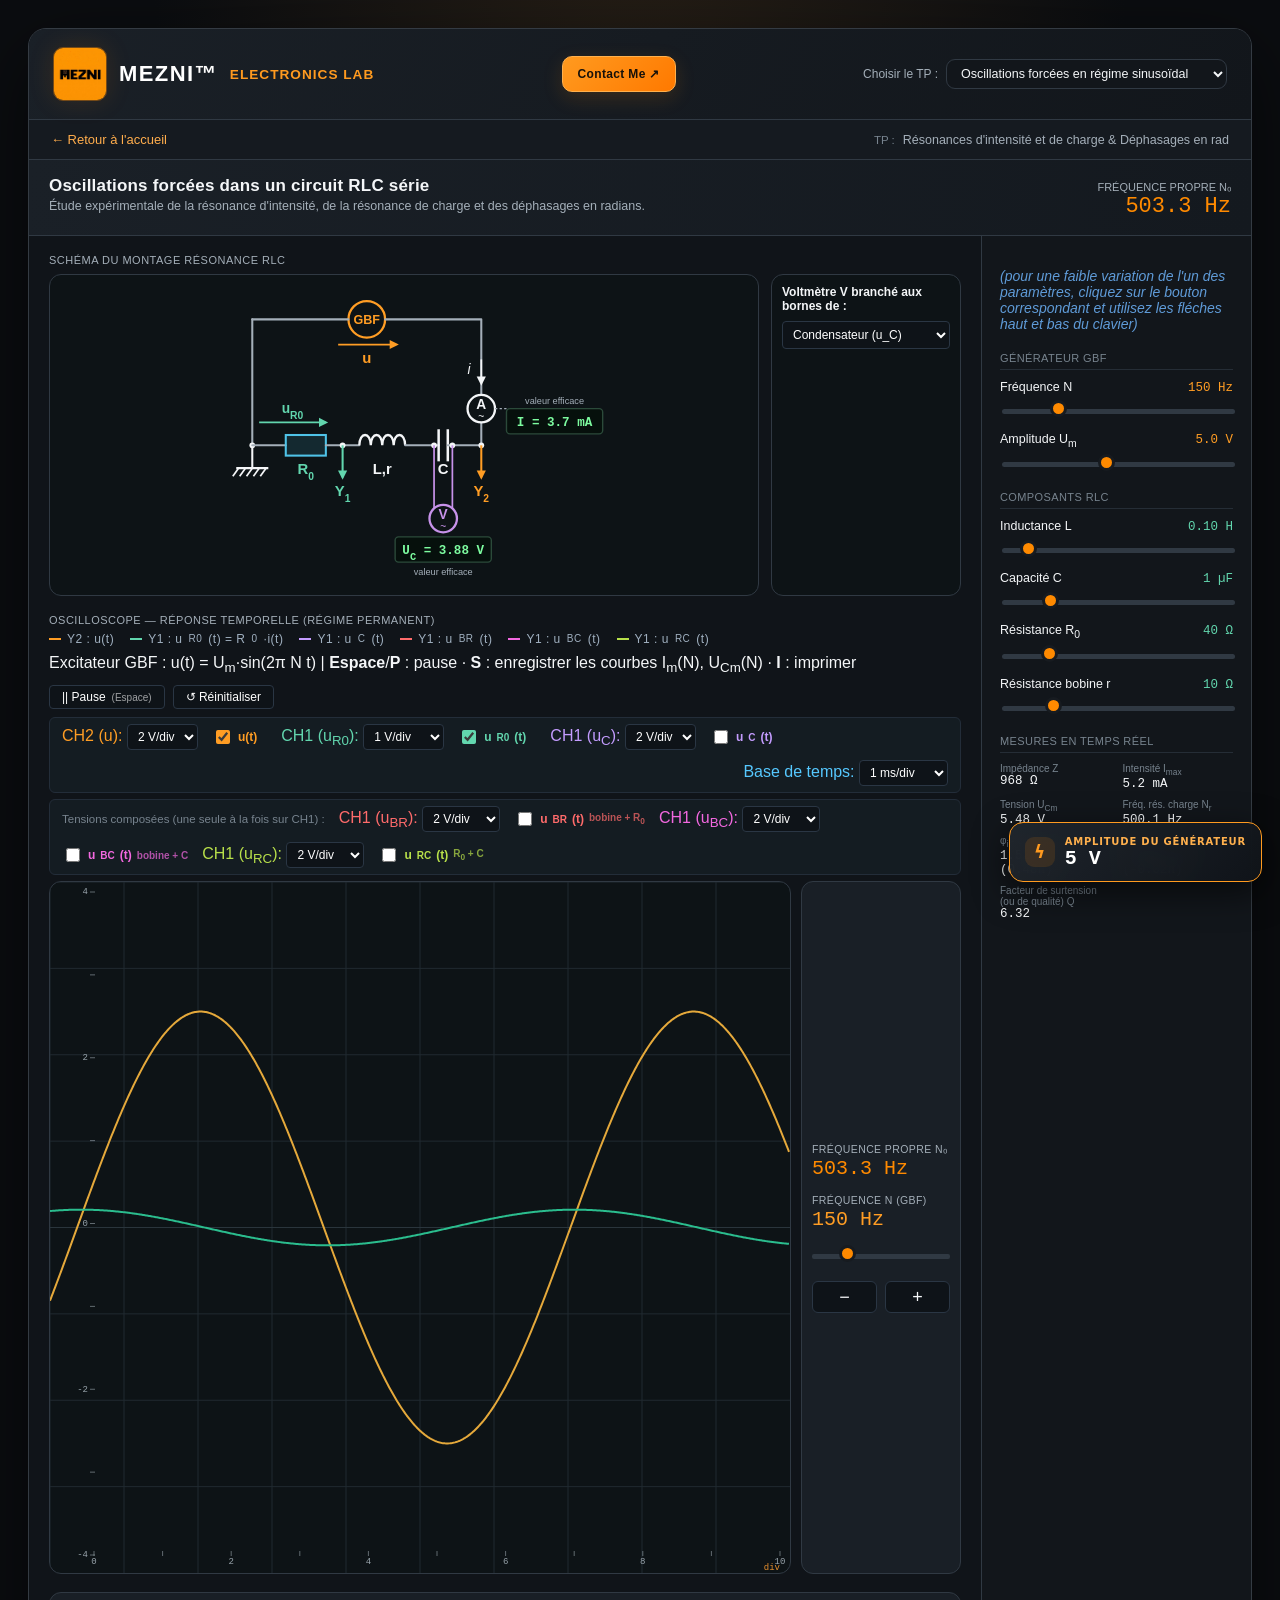
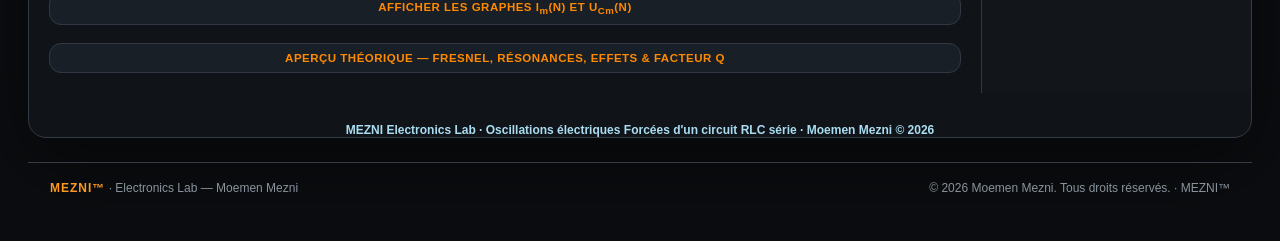
<file: oscillations_forcees.html>
<!DOCTYPE html>
<html lang="fr">
<head>
<meta charset="UTF-8">
<meta name="viewport" content="width=device-width, initial-scale=1, viewport-fit=cover">
<meta name="theme-color" content="#11161a">
<title>Oscillations Forcées dans un Circuit RLC Série | MEZNI Electronics Lab</title>
<style>
  :root {
    --bg: #11161a;
    --panel: #161d22;
    --panel-alt: #1c242a;
    --line: #2a353c;
    --line-soft: #202a30;
    --text: #dbe4e8;
    --text-dim: #7c8a92;
    --text-faint: #52616a;
    --in-color: #e5a93b;
    --out-color: #2bbd8e;
    --ur-color: #c792ea;
    --time-color: #38bdf8;
    --accent: #4fc3e8;
    --font-mono: ui-monospace, "SF Mono", "Cascadia Mono", "Roboto Mono", Consolas, monospace;
    --font-sans: -apple-system, "Segoe UI", Roboto, Helvetica, Arial, sans-serif;
    --radius: 4px;
  }
  * { box-sizing: border-box; }
  html, body {
    margin: 0; padding: 0;
    background: var(--bg);
    color: var(--text);
    font-family: var(--font-sans);
  }
  body { padding: 18px; }
  .rig {
    max-width: 1180px;
    margin: 0 auto;
    border: 1px solid var(--line);
    border-radius: 6px;
    background: linear-gradient(180deg, var(--panel), var(--bg) 140%);
    overflow: hidden;
  }

  .site-header {
    padding: 14px 20px 12px;
    border-bottom: 1px solid var(--line);
    background: var(--panel-alt);
    text-align: center;
  }
  .site-header .site-title {
    margin: 0 0 10px;
    font-size: 19px;
    font-weight: 700;
    letter-spacing: 0.5px;
    color: var(--accent);
  }
  .page-switcher {
    display: inline-flex;
    align-items: center;
    gap: 8px;
  }
  .page-switcher label {
    font-size: 12px;
    color: var(--text-dim);
  }
  .page-switcher select {
    background: var(--panel);
    color: var(--text);
    border: 1px solid var(--line);
    border-radius: var(--radius);
    padding: 6px 10px;
    font-size: 12.5px;
    font-family: var(--font-sans);
    cursor: pointer;
    outline: none;
  }

  .topbar {
    display: flex;
    align-items: center;
    justify-content: space-between;
    flex-wrap: wrap;
    gap: 8px 16px;
    padding: 8px 20px;
    border-bottom: 1px solid var(--line);
    background: var(--panel-alt);
  }
  .topbar a { color: var(--text-dim); text-decoration: none; font-size: 13px; }
  .topbar a:hover { color: var(--accent); }
  .topbar .regime-picker { display: flex; align-items: center; gap: 8px; }
  .topbar .regime-picker label { color: var(--text-faint); font-size: 11.5px; }

  .plate {
    display: flex;
    align-items: baseline;
    justify-content: space-between;
    flex-wrap: wrap;
    gap: 8px 24px;
    padding: 16px 20px;
    border-bottom: 1px solid var(--line);
    background: var(--panel-alt);
  }
  .plate h1 { margin: 0; font-size: 17px; font-weight: 600; }
  .plate .sub { color: var(--text-dim); font-size: 12.5px; margin-top: 3px; }
  .fc-readout { text-align: right; line-height: 1.15; }
  .fc-readout .label { color: var(--text-dim); font-size: 11px; }
  .fc-readout .value { font-family: var(--font-mono); font-size: 22px; color: var(--accent); }

  .layout { display: grid; grid-template-columns: 1fr 270px; }
  @media (max-width: 820px) {
    .layout { grid-template-columns: 1fr; }
    .controls { border-left: none; border-top: 1px solid var(--line); order: 2; }
    .scopes { order: 1; }
  }

  .controls { border-left: 1px solid var(--line); padding: 18px 18px 22px; background: var(--panel); }
  .section-title {
    font-size: 11px; color: var(--text-faint); letter-spacing: 0.4px;
    margin: 20px 0 10px; padding-bottom: 5px; border-bottom: 1px solid var(--line-soft);
  }
  .section-title:first-child { margin-top: 0; }

  .ctrl { margin-bottom: 14px; }
  .ctrl-row { display: flex; justify-content: space-between; align-items: baseline; margin-bottom: 5px; }
  .ctrl-row .name { font-size: 12.5px; color: var(--text); }
  .ctrl-row .val { font-family: var(--font-mono); font-size: 12.5px; color: var(--out-color); }
  .ctrl-row .val.in-tone { color: var(--in-color); }

  input[type=range] {
    -webkit-appearance: none; width: 100%; height: 3px;
    background: var(--line); border-radius: 2px; outline: none;
  }
  input[type=range]::-webkit-slider-thumb {
    -webkit-appearance: none; width: 14px; height: 14px; border-radius: 50%;
    background: var(--accent); border: 2px solid #0d1215; cursor: pointer; margin-top: -5px;
  }
  input[type=range]::-moz-range-thumb {
    width: 14px; height: 14px; border-radius: 50%;
    background: var(--accent); border: 2px solid #0d1215; cursor: pointer;
  }

  .readout-grid { display: grid; grid-template-columns: 1fr 1fr; gap: 8px 12px; margin-top: 4px; }
  .readout-grid .item .k { font-size: 10px; color: var(--text-faint); }
  .readout-grid .item .v { font-family: var(--font-mono); font-size: 12.5px; color: var(--text); }

  .scopes { padding: 18px 20px 20px; display: flex; flex-direction: column; gap: 18px; }

  .oscillo-panel { background-color: transparent; width: 100%; position: relative; }
  .oscillo-header { display: flex; justify-content: space-between; align-items: center; font-size: 11px; letter-spacing: 0.5px; margin-bottom: 8px; flex-wrap: wrap; gap: 6px; }
  .oscillo-title { text-transform: uppercase; color: var(--text-dim); }
  .oscillo-legend { display: flex; gap: 16px; font-size: 12px; }
  .legend-item { display: flex; align-items: center; gap: 6px; color: #a0b0c0; }
  .color-dot { width: 12px; height: 2px; display: inline-block; }
  .color-dot.purple { background-color: var(--ur-color); }
  .color-dot.green { background-color: var(--out-color); }
  .color-dot.orange { background-color: var(--in-color); }
  .color-dot.cyan { background-color: var(--accent); }

  .oscillo-toolbar {
    background-color: #141c22; border: 1px solid #232d39; border-radius: 6px;
    padding: 6px 12px; display: flex; align-items: center; gap: 10px 14px; flex-wrap: wrap; margin-bottom: 6px;
  }

  .toolbar-check { display: flex; align-items: center; gap: 5px; font-size: 12px; font-weight: 600; cursor: pointer; user-select: none; }
  .toolbar-check input { width: 14px; height: 14px; cursor: pointer; }
  .toolbar-check.ch1 { color: var(--in-color); }
  .toolbar-check.ch1 input { accent-color: var(--in-color); }
  .toolbar-check.ch2 { color: var(--out-color); }
  .toolbar-check.ch2 input { accent-color: var(--out-color); }
  .toolbar-check.ch3 { color: var(--ur-color); }
  .toolbar-check.ch3 input { accent-color: var(--ur-color); }
  .toolbar-check.chBR { color: #ff6b6b; } .toolbar-check.chBR input { accent-color: #ff6b6b; }
  .toolbar-check.chBC { color: #f368e0; } .toolbar-check.chBC input { accent-color: #f368e0; }
  .toolbar-check.chRC { color: #b8e04a; } .toolbar-check.chRC input { accent-color: #b8e04a; }
  .color-dot.red { background-color: #ff6b6b; } .color-dot.pink { background-color: #f368e0; } .color-dot.lime { background-color: #b8e04a; }
  .toolbar-check.bode1 { color: var(--accent); }
  .toolbar-check.bode1 input { accent-color: var(--accent); }
  .toolbar-check.bode2 { color: var(--ur-color); }
  .toolbar-check.bode2 input { accent-color: var(--ur-color); }

  .oscillo-toolbar select {
    background-color: #0e1318; color: #ffffff; border: 1px solid #2a3644; border-radius: 4px;
    padding: 4px 6px; font-size: 12px; outline: none; cursor: pointer;
  }

  .btn-pause, .btn-reset {
    background-color: #0e1318; color: #ffffff; border: 1px solid #2a3644; border-radius: 4px;
    padding: 4px 12px; font-size: 12px; cursor: pointer; display: flex; align-items: center; gap: 6px;
  }
  .btn-pause:hover, .btn-reset:hover { background-color: #232d39; }

  /* Courbes de résonance enregistrées (superposition pour comparaison) */
  .saved-panel { display: none; flex-wrap: wrap; align-items: center; gap: 6px 8px; margin-bottom: 8px; }
  .saved-item {
    display: flex; align-items: center; gap: 6px;
    background: #141c22; border: 1px solid #232d39; border-radius: 4px;
    padding: 3px 6px 3px 8px; font-family: var(--font-mono); font-size: 11px; color: var(--text);
  }
  .saved-item.off { opacity: 0.45; }
  .saved-item .swatch { width: 16px; height: 0; border-top: 2px dashed; display: inline-block; }
  .saved-item button {
    background: transparent; border: 1px solid #2a3644; border-radius: 3px; color: var(--text-dim);
    font-size: 11px; line-height: 1; padding: 2px 5px; cursor: pointer;
  }
  .saved-item button:hover { color: var(--accent); border-color: var(--accent); }
  .saved-title { font-size: 11px; color: var(--text-faint); letter-spacing: 0.4px; }
  .bode-actions { margin-left: auto; display: flex; gap: 8px; }

  /* Impression des graphes de résonance (uniquement via le bouton / la touche I) */
  .print-sheet { display: none; }
  @media print {
    @page { size: A4 landscape; margin: 12mm; }
    body.print-sheet-on { background: #fff !important; }
    body.print-sheet-on > *:not(#printSheet) { display: none !important; }
    body.print-sheet-on #printSheet { display: block !important; color: #000; font-family: Arial, sans-serif; }
    #printSheet h1 { font-size: 16px; margin: 0 0 4px; }
    #printSheet .ps-meta { font-size: 11px; margin: 0 0 8px; line-height: 1.5; }
    #printSheet img { width: 100%; height: auto; border: 1px solid #000; display: block; margin-bottom: 6px; }
    #printSheet .ps-saved { font-size: 11px; margin-top: 6px; }
  }

  .top-screen-bar { display: flex; justify-content: space-between; align-items: center; margin-bottom: 8px; gap: 10px; flex-wrap: wrap; }
  .top-buttons { display: flex; align-items: center; gap: 8px; }

  .canvas-wrapper { position: relative; width: 100%; }

  /* Copie des commandes (N, N₀) à côté de l'écran de l'oscilloscope */
  .scope-row { display: flex; gap: 10px; align-items: stretch; }
  .scope-row .canvas-wrapper { flex: 1; min-width: 0; }
  .scope-side { flex: 0 0 160px; box-sizing: border-box; border: 1px solid var(--line); border-radius: var(--radius);
    background: var(--panel-alt); padding: 12px 10px; display: flex; flex-direction: column; justify-content: center; gap: 14px; }
  .scope-side .lbl { color: var(--text-dim); font-size: 10.5px; letter-spacing: .4px; margin-bottom: 2px; }
  .scope-side .n0 { font-family: var(--font-mono); font-size: 20px; color: var(--accent); }
  .scope-side .nval { font-family: var(--font-mono); font-size: 20px; color: var(--in-color); }
  .scope-side input[type=range] { margin: 8px 0; }
  .scope-side .mini-steps { display: flex; gap: 8px; }
  .scope-side .mini-steps button { flex: 1; height: 32px; font-size: 18px; line-height: 1; color: var(--text);
    background: #0e1318; border: 1px solid #2a3644; border-radius: 6px; cursor: pointer; }
  .scope-side .mini-steps button:hover { border-color: var(--accent); }
  .scope-side .mini-steps button:active { background: #232d39; }
  canvas { display: block; width: 100%; border: 1px solid var(--line); border-radius: var(--radius); background: #0d1316; cursor: crosshair; }

  .montage-row { display: flex; gap: 12px; align-items: stretch; }
  .schematic-wrap { border: 1px solid var(--line); border-radius: var(--radius); background: #0d1316; padding: 10px; }
  .schematic-wrap svg { display: block; width: 100%; max-height: 300px; height: auto; margin: 0 auto; }

  .volt-panel { width: 190px; flex: none; border: 1px solid var(--line); border-radius: var(--radius); background: #0d1316; padding: 10px; display: flex; flex-direction: column; gap: 8px; }
  .volt-panel label { font-size: 12px; font-weight: 600; color: var(--text); }
  .volt-panel select { background:#0e1318; color:#fff; border:1px solid #2a3644; border-radius:4px; padding:5px 6px; font-size:12px; width:100%; }
  .volt-note { font-size: 10.5px; color: var(--text-dim); line-height: 1.4; display: none; }
  @media (max-width: 700px) { .montage-row { flex-direction: column; } .volt-panel { width: auto; } }

  .sch-wire { stroke: var(--text-dim); stroke-width: 1.8; fill: none; stroke-linecap: round; stroke-linejoin: round; }
  .sch-comp { stroke: #4fc3e8; stroke-width: 1.8; fill: rgba(79,195,232,0.12); }
  .sch-node { fill: var(--text); }
  .sch-label { fill: var(--text); font-size: 13px; font-weight: 600; font-family: var(--font-sans); }
  .sch-arrow { stroke-width: 1.5; fill: none; }

  .btn-theory-toggle {
    width: 100%; padding: 8px 12px; font-size: 11.5px; font-weight: 600; letter-spacing: 0.5px;
    color: var(--accent); background: var(--panel-alt); border: 1px solid var(--line);
    border-radius: var(--radius); cursor: pointer; transition: all 0.2s ease;
  }
  .btn-theory-toggle:hover { background: var(--line); border-color: var(--accent); }
  .theory-container.hidden { display: none; }
  .oscillo-panel.panel-collapsed { display: none; }
  .theory-grid { display: grid; grid-template-columns: 1fr 1fr; gap: 18px; }
  @media (max-width: 760px) { .theory-grid { grid-template-columns: 1fr; } }
  .theory-card {
    border: 1px solid var(--line); border-radius: var(--radius); background: #0d1316;
    padding: 12px 14px; font-size: 12px; line-height: 1.4; color: var(--text-dim);
  }
  .theory-card h3 { margin: 0 0 6px; font-size: 12.5px; color: var(--accent); }
  .theory-card p { margin: 3px 0; }
  .formula {
    font-family: var(--font-mono); color: var(--text); background: var(--panel-alt);
    padding: 3px 6px; border-radius: 3px; display: inline-block; margin: 3px 0;
  }
  .theory-wide { grid-column: 1 / -1; }

  #tooltip {
    position: fixed;
    display: none;
    background: rgba(14, 19, 24, 0.92);
    border: 1px solid var(--accent);
    color: var(--text);
    padding: 8px 12px;
    border-radius: 6px;
    font-family: var(--font-mono);
    font-size: 12px;
    pointer-events: none;
    box-shadow: 0 4px 12px rgba(0,0,0,0.5);
    z-index: 1000;
    line-height: 1.5;
  }

  /* ===== Aperçu théorique enrichi ===== */
  .fres-tools { display:flex; flex-wrap:wrap; align-items:center; gap:8px 14px; margin:8px 0 10px; }
  .fres-tools label { font-size:12px; color:var(--text-dim); display:flex; align-items:center; gap:6px; }
  .fres-tools select { background:#0e1318; color:#fff; border:1px solid #2a3644; border-radius:4px; padding:4px 6px; font-size:12px; }
  .fres-grid { display:grid; grid-template-columns: minmax(0,1.5fr) minmax(0,1fr); gap:12px; }
  @media (max-width:760px){ .fres-grid { grid-template-columns:1fr; } }
  #fresCanvas { cursor:default; background:#0a0f12; }
  .nature { padding:8px 10px; border-radius:var(--radius); border:1px solid var(--line); font-size:12px; line-height:1.4; color:var(--text); margin-bottom:10px; }
  .nature b { font-size:13px; }
  .nature.ind { border-color:#4fc3e8; background:rgba(79,195,232,.10); }
  .nature.cap { border-color:#c792ea; background:rgba(199,146,234,.10); }
  .nature.res { border-color:#2bbd8e; background:rgba(43,189,142,.12); }
  .formula.b { display:block; overflow-x:auto; white-space:nowrap; margin:4px 0; }
  .theory-card ul { margin:4px 0 4px 16px; padding:0; }
  .theory-card li { margin:2px 0; }
  .theory-card table { width:100%; border-collapse:collapse; margin:6px 0; font-size:11.5px; }
  .theory-card th, .theory-card td { border:1px solid var(--line); padding:4px 6px; text-align:left; vertical-align:top; }
  .theory-card th { color:var(--text); background:var(--panel-alt); font-weight:600; }
  .theory-card tr.on td { background:rgba(79,195,232,.14); color:var(--text); }
  .theory-card td.num { font-family:var(--font-mono); color:var(--out-color); white-space:nowrap; }
  .c-r { color:var(--out-color); } .c-l { color:var(--accent); } .c-c { color:var(--ur-color); } .c-u { color:var(--in-color); }

  .signature {
    text-align: center; font-family: "Arial"; font-size: 12px; font-weight: bold;
    color: rgb(170, 221, 241); margin-top: 30px;
  }

  /* ===== Optimisation mobile ===== */
  html { -webkit-text-size-adjust: 100%; }
  #scopeCanvas, #bodeCanvas { touch-action: pan-y; -webkit-touch-callout: none; user-select: none; -webkit-user-select: none; }
  #tooltip { max-width: 72vw; }
  .slider-line { display: block; }
  .step-btn { display: none; }
  .theory-card { overflow-x: auto; }
  @media (hover: none) {
    .ctrl-hint, .kbd-note { display: none; }
    .btn-pause small { display: none; }
  }
  @media (max-width: 820px) {
    body { padding: max(8px, env(safe-area-inset-top)) max(8px, env(safe-area-inset-right)) max(8px, env(safe-area-inset-bottom)) max(8px, env(safe-area-inset-left)); }
    .rig { border-radius: 8px; }
    .site-header { padding: 10px 12px; text-align: left; }
    .site-header .site-title { font-size: 15px; line-height: 1.3; margin-bottom: 8px; }
    .page-switcher { display: flex; flex-direction: column; align-items: stretch; gap: 4px; }
    .topbar { padding: 4px 12px; }
    .topbar a { padding: 8px 0; }
    .plate { padding: 12px; align-items: flex-start; }
    .plate h1 { font-size: 15px; }
    .fc-readout { text-align: left; }

    /* Ordre : schéma → oscilloscope → réglages → courbes → théorie */
    .layout { display: flex; flex-direction: column; gap: 14px; padding: 12px; }
    .scopes { display: contents; }
    .scopes > .scope-block { order: 1; }
    .scopes > .oscillo-panel { order: 2; }
    .controls { order: 3; border: 1px solid var(--line); border-radius: 6px; padding: 14px; }
    #toggleBodeBtn { order: 4; }
    #bodePanel { order: 5; }
    #toggleTheoryBtn { order: 6; }
    #theoryContainer { order: 7; }

    .oscillo-legend { flex-wrap: wrap; gap: 6px 12px; }
    .top-screen-bar { flex-direction: column; align-items: stretch; }
    .top-buttons { display: grid; grid-template-columns: 1fr 1fr; }
    .btn-pause, .btn-reset { min-height: 44px; justify-content: center; font-size: 14px; }

    .oscillo-toolbar { display: grid; grid-template-columns: 1fr 1fr; gap: 8px 10px; padding: 8px 10px; }
    .oscillo-toolbar > * { min-width: 0; }
    .oscillo-toolbar > span { grid-column: 1 / -1; }
    .oscillo-toolbar .control-group { margin-left: 0 !important; display: flex; flex-direction: column; gap: 3px; }
    .oscillo-toolbar .control-group:last-child { grid-column: 1 / -1; }
    .oscillo-toolbar .control-group label { font-size: 11px; }
    .oscillo-toolbar select, .volt-panel select, .fres-tools select { font-size: 16px; min-height: 40px; width: 100%; }
    .page-switcher select { font-size: 16px; min-height: 42px; width: 100%; }
    .toolbar-check { min-height: 40px; font-size: 13px; }
    .toolbar-check input { width: 20px; height: 20px; }
    .bode-actions { margin-left: 0; display: grid; grid-template-columns: 1fr 1fr; }
    .saved-item { flex-wrap: wrap; font-size: 10.5px; }
    .saved-item button { min-height: 32px; padding: 4px 10px; }

    #scopeCanvas { height: 260px; }
    .scope-row { flex-direction: column; }
    .scope-side { flex: none; display: grid; grid-template-columns: 1fr 1fr; gap: 8px 12px; padding: 10px 12px; }
    .scope-side .mini-slider, .scope-side .mini-steps { grid-column: 1 / -1; }
    .scope-side .mini-steps button { height: 40px; }
    .scope-side input[type=range] { margin: 12px 0 8px; }
    #bodeCanvas { height: 230px; }

    input[type=range] { height: 6px; margin: 12px 0; }
    input[type=range]::-webkit-slider-thumb { width: 28px; height: 28px; margin-top: -11px; }
    input[type=range]::-moz-range-thumb { width: 28px; height: 28px; }
    .slider-line { display: flex; align-items: center; gap: 12px; }
    .slider-line input { flex: 1; min-width: 0; }
    .step-btn { display: inline-flex; align-items: center; justify-content: center; flex: none; width: 40px; height: 40px;
      font-size: 20px; line-height: 1; color: var(--text); background: #0e1318; border: 1px solid #2a3644; border-radius: 6px; cursor: pointer; }
    .step-btn:active { background: #232d39; border-color: var(--accent); }
    .ctrl-row .name, .ctrl-row .val { font-size: 14px; }
    .readout-grid .item .k { font-size: 11px; }
    .readout-grid .item .v { font-size: 13px; }

    .btn-theory-toggle { padding: 12px; font-size: 12px; line-height: 1.4; }
    .theory-grid { gap: 12px; }
    .theory-card { padding: 10px 12px; }
    .fres-tools label { width: 100%; }
    .fres-tools .btn-pause { flex: 1; }
    .signature { margin-top: 14px; padding: 0 12px 14px; font-size: 11px; line-height: 1.4; }
  }
  @media (max-width: 400px) {
    .site-header .site-title { font-size: 14px; }
    .oscillo-toolbar { grid-template-columns: 1fr; }
  }
</style>
<link rel="stylesheet" href="assets/mezni-theme.css">
<link rel="icon" href="assets/favicon.svg" type="image/svg+xml">
</head>
<body>

<div id="tooltip"></div>
<div id="printSheet" class="print-sheet"></div>

<div class="rig">
  <div class="site-header">
    <h1 class="site-title"><img class="mezni-header-logo" src="assets/mezni-logo-original.jpg" alt="MEZNI logo"> MEZNI™ <span style="color:#ff9a1f;font-size:.62em;font-weight:600;letter-spacing:1px">ELECTRONICS LAB</span></h1>
    <a class="mezni-contact" href="https://moemenmezni.github.io/Mezni-portfolio/" target="_blank" rel="noopener noreferrer" aria-label="Contact Moemen Mezni">Contact Me ↗</a>
    <div class="page-switcher">
      <label for="pageSwitch">Choisir le TP :</label> 
      <select id="pageSwitch" onchange="if(this.value) window.location.href=this.value;">  
        
        <option value="oscillations_libres.html">Oscillations libres amorties et non amorties </option>
        <option value="oscillations_forcees.html" selected>Oscillations forcées en régime sinusoïdal</option>
      </select>
    </div>
  </div>

  <div class="topbar">
    <a href="index.html">← Retour à l'accueil</a>
    <div class="regime-picker">
      <label>TP :</label>
      <span style="color:var(--text-dim); font-size:12.5px;">Résonances d'intensité et de charge & Déphasages en rad</span>
    </div>
  </div>

  <div class="plate">
    <div>
      <h1>Oscillations forcées dans un circuit RLC série</h1>
      <div class="sub">Étude expérimentale de la résonance d'intensité, de la résonance de charge et des déphasages en radians.</div>
    </div>
    <div class="fc-readout">
      <div class="label">FRÉQUENCE PROPRE N₀</div>
      <div class="value" id="f0HeaderValue">0.0 Hz</div>
    </div>
  </div>

  <div class="layout">
    <div class="scopes">

      <!-- MONTAGE DYNAMIQUE -->
      <div class="scope-block">
        <div class="oscillo-header"><span class="oscillo-title">SCHÉMA DU MONTAGE RÉSONANCE RLC</span></div>
        <div class="montage-row">
          <div class="schematic-wrap" style="flex:1;">
            <svg id="schematicSvg" viewBox="0 0 345 262" xmlns="http://www.w3.org/2000/svg">
              <!-- Injecté dynamiquement via JS -->
            </svg>
          </div>
          <div class="volt-panel">
            <label for="voltSelect">Voltmètre V branché aux bornes de :</label>
            <select id="voltSelect">
              <option value="C" selected>Condensateur (u_C)</option>
              <option value="B">Bobine (u_B)</option>
              <option value="BC">Bobine–condensateur</option>
              <option value="BR">Bobine–résistor</option>
              <option value="R0">Résistor (u_R0)</option>
              <option value="T">Dipôle RLC entier</option>
            </select>
            <div class="volt-note" id="voltNote">Les choix grisés ne sont pas branchables avec la disposition imposée par la voie Y₁ (un autre dipôle se trouve entre les deux).</div>
          </div>
        </div>
      </div>

      <!-- OSCILLOSCOPE TEMPOREL -->
      <div class="oscillo-panel">
        <div class="oscillo-header">
          <span class="oscillo-title">OSCILLOSCOPE — RÉPONSE TEMPORELLE (RÉGIME PERMANENT)</span>
          <div class="oscillo-legend">
            <span class="legend-item"><span class="color-dot orange"></span>Y2 : u(t)</span>
            <span class="legend-item"><span class="color-dot green"></span>Y1 : u<sub>R0</sub>(t) = R<sub>0</sub>·i(t)</span>
            <span class="legend-item"><span class="color-dot purple"></span>Y1 : u<sub>C</sub>(t)</span>
            <span class="legend-item"><span class="color-dot red"></span>Y1 : u<sub>BR</sub>(t)</span>
            <span class="legend-item"><span class="color-dot pink"></span>Y1 : u<sub>BC</sub>(t)</span>
            <span class="legend-item"><span class="color-dot lime"></span>Y1 : u<sub>RC</sub>(t)</span>
          </div>
        </div>

        <div class="top-screen-bar">
          <div class="ctrl-hint">Excitateur GBF : u(t) = U<sub>m</sub>·sin(2π N t) | <b>Espace</b>/<b>P</b> : pause · <b>S</b> : enregistrer les courbes I<sub>m</sub>(N), U<sub>Cm</sub>(N) · <b>I</b> : imprimer</div>
          <div class="top-buttons">
            <button id="playPauseBtn" class="btn-pause">|| Pause <small style="opacity:.6">(Espace)</small></button>
            <button id="resetBtn" class="btn-reset">↺ Réinitialiser</button>
          </div>
        </div>

        <div class="oscillo-toolbar">
          <div class="control-group">
            <label style="color:var(--in-color)">CH2 (u):</label>
            <select id="v1SensSelect">
              <option value="1">1 V/div</option>
              <option value="2" selected>2 V/div</option>
              <option value="5">5 V/div</option>
            </select>
          </div>
          <label class="toolbar-check ch1"><input type="checkbox" id="showChan1Check" checked> u(t)</label>

          <div class="control-group" style="margin-left: 10px;">
            <label style="color:var(--out-color)">CH1 (u<sub>R0</sub>):</label>
            <select id="v2SensSelect">
              <option value="0.5">0.5 V/div</option>
              <option value="1" selected>1 V/div</option>
              <option value="2">2 V/div</option>
            </select>
          </div>
          <label class="toolbar-check ch2"><input type="checkbox" id="showChan2Check" checked> u<sub>R0</sub>(t)</label>

          <div class="control-group" style="margin-left: 10px;">
            <label style="color:var(--ur-color)">CH1 (u<sub>C</sub>):</label>
            <select id="v3SensSelect">
              <option value="1">1 V/div</option>
              <option value="2" selected>2 V/div</option>
              <option value="5">5 V/div</option>
            </select>
          </div>
          <label class="toolbar-check ch3"><input type="checkbox" id="showChan3Check"> u<sub>C</sub>(t)</label>

          <div class="control-group" style="margin-left: auto;">
            <label style="color:var(--time-color)">Base de temps:</label>
            <select id="hSensSelect">
              <option value="0.0005">0.5 ms/div</option>
              <option value="0.001" selected>1 ms/div</option>
              <option value="0.002">2 ms/div</option>
              <option value="0.005">5 ms/div</option>
            </select>
          </div>
        </div>

        <div class="oscillo-toolbar">
          <span style="font-size:11.5px;color:var(--text-faint)">Tensions composées (une seule à la fois sur CH1) :</span>
          <div class="control-group"><label style="color:#ff6b6b">CH1 (u<sub>BR</sub>):</label>
            <select id="vBRSensSelect"><option value="1">1 V/div</option><option value="2" selected>2 V/div</option><option value="5">5 V/div</option><option value="10">10 V/div</option></select></div>
          <label class="toolbar-check chBR"><input type="checkbox" id="showChanBRCheck"> u<sub>BR</sub>(t) <small style="opacity:.7">bobine + R<sub>0</sub></small></label>
          <div class="control-group"><label style="color:#f368e0">CH1 (u<sub>BC</sub>):</label>
            <select id="vBCSensSelect"><option value="1">1 V/div</option><option value="2" selected>2 V/div</option><option value="5">5 V/div</option><option value="10">10 V/div</option></select></div>
          <label class="toolbar-check chBC"><input type="checkbox" id="showChanBCCheck"> u<sub>BC</sub>(t) <small style="opacity:.7">bobine + C</small></label>
          <div class="control-group"><label style="color:#b8e04a">CH1 (u<sub>RC</sub>):</label>
            <select id="vRCSensSelect"><option value="1">1 V/div</option><option value="2" selected>2 V/div</option><option value="5">5 V/div</option><option value="10">10 V/div</option></select></div>
          <label class="toolbar-check chRC"><input type="checkbox" id="showChanRCCheck"> u<sub>RC</sub>(t) <small style="opacity:.7">R<sub>0</sub> + C</small></label>
        </div>

        <div class="scope-row">
          <div class="canvas-wrapper">
            <canvas id="scopeCanvas" height="280"></canvas>
          </div>
          <div class="scope-side">
            <div>
              <div class="lbl">FRÉQUENCE PROPRE N₀</div>
              <div class="n0" id="scopeN0">0.0 Hz</div>
            </div>
            <div>
              <div class="lbl">FRÉQUENCE N (GBF)</div>
              <div class="nval" id="scopeNVal">150 Hz</div>
            </div>
            <div class="mini-slider">
              <input type="range" id="fSliderMini" min="20" max="600" step="1" value="150" aria-label="Fréquence N">
            </div>
            <div class="mini-steps">
              <button type="button" id="fMiniDown" aria-label="Diminuer N">−</button>
              <button type="button" id="fMiniUp" aria-label="Augmenter N">+</button>
            </div>
          </div>
        </div>
      </div>

      <!-- COURBES DE RÉSONANCE -->
      <button id="toggleBodeBtn" class="btn-theory-toggle" aria-expanded="false" aria-controls="bodePanel">AFFICHER LES GRAPHES I<sub>m</sub>(N) ET U<sub>Cm</sub>(N)</button>
      <div class="oscillo-panel panel-collapsed" id="bodePanel">
        <div class="oscillo-header">
          <span class="oscillo-title">RÉPONSE EN FRÉQUENCE — RÉSONANCES D'INTENSITÉ ET DE CHARGE</span>
          <div class="oscillo-legend">
            <span class="legend-item"><span class="color-dot cyan"></span>I<sub>m</sub>(N)</span>
            <span class="legend-item"><span class="color-dot purple"></span>U<sub>Cm</sub>(N)</span>
          </div>
        </div>

        <div class="oscillo-toolbar">
          <label class="toolbar-check bode1"><input type="checkbox" id="showBodeI" checked> I<sub>m</sub>(N) [Intensité]</label>
          <label class="toolbar-check bode2" style="margin-left: 15px;"><input type="checkbox" id="showBodeUc" checked> U<sub>Cm</sub>(N) [Charge / Tension C]</label>
          <span class="bode-actions">
            <button id="saveCurveBtn" class="btn-reset" title="Enregistrer les courbes affichées pour les comparer ensuite avec d'autres (après avoir changé un paramètre) — touche S">💾 Enregistrer les courbes</button>
            <button id="printBtn" class="btn-reset" title="Imprimer les graphes de résonance (touche I)">🖨 Imprimer</button>
          </span>
        </div>

        <div id="savedPanel" class="saved-panel"></div>

        <div class="canvas-wrapper">
          <canvas id="bodeCanvas" height="220"></canvas>
        </div>
      </div>

      <button id="toggleTheoryBtn" class="btn-theory-toggle">APERÇU THÉORIQUE — FRESNEL, RÉSONANCES, EFFETS & FACTEUR Q</button>

      <div id="theoryContainer" class="theory-container hidden">
        <div class="theory-grid">

          <div class="theory-card theory-wide">
            <h3>Représentation de Fresnel dynamique (construction bout à bout, axe des phases φ = 0 porté par u)</h3>
            <p>Chaque grandeur sinusoïdale est un vecteur de longueur égale à son amplitude, tournant à ω = 2πN. L'axe des phases (φ = 0) est porté par la tension du GBF u(t) = U<sub>m</sub>·sin(ωt). On place bout à bout : <span class="c-r">U<sub>R</sub> = R·I<sub>m</sub></span> (même direction que i, faisant l'angle Δφ<sub>i</sub> avec l'axe), puis <span class="c-l">U<sub>L</sub> = Lω·I<sub>m</sub></span> (+π/2 par rapport à i), puis <span class="c-c">U<sub>C</sub> = I<sub>m</sub>/(Cω)</span> (−π/2 par rapport à i). L'extrémité de la ligne brisée tombe sur l'axe φ = 0 : le vecteur reliant l'origine à cette extrémité est <span class="c-u">U<sub>m</sub></span>. Ici R = R<sub>0</sub> + r. Modifiez N, L, C, R<sub>0</sub>, r : le diagramme suit.</p>
            <div class="fres-tools">
              <label>Vecteurs :
                <select id="fresMode">
                  <option value="U">Tensions (amplitudes en V)</option>
                  <option value="Z">Impédances (÷ I<sub>m</sub>, en Ω)</option>
                </select>
              </label>
              <label><input type="checkbox" id="fresRot" checked> Rotation à ω (ralentie)</label>
              <button class="btn-pause" id="goN0">N = N₀</button>
              <button class="btn-pause" id="goNr">N = N<sub>r</sub></button>
            </div>
            <div class="fres-grid">
              <canvas id="fresCanvas" style="height:300px"></canvas>
              <div>
                <div class="nature" id="natureBadge"></div>
                <div class="readout-grid">
                  <div class="item"><div class="k">Z = √(R² + (Lω − 1/Cω)²)</div><div class="v" id="fz">–</div></div>
                  <div class="item"><div class="k">I<sub>m</sub> = U<sub>m</sub>/Z</div><div class="v" id="fim">–</div></div>
                  <div class="item"><div class="k c-r">U<sub>R</sub> = R·I<sub>m</sub></div><div class="v" id="fur">–</div></div>
                  <div class="item"><div class="k c-l">U<sub>L</sub> = Lω·I<sub>m</sub></div><div class="v" id="ful">–</div></div>
                  <div class="item"><div class="k c-c">U<sub>Cm</sub> = I<sub>m</sub>/(Cω)</div><div class="v" id="fuc">–</div></div>
                  <div class="item"><div class="k">Δφ<sub>i</sub> = φ<sub>i</sub> − φ<sub>u</sub></div><div class="v" id="fphi">–</div></div>
                  <div class="item"><div class="k">N₀ (résonance d'intensité)</div><div class="v" id="fn0">–</div></div>
                  <div class="item"><div class="k">N<sub>r</sub> (résonance de charge)</div><div class="v" id="fnr">–</div></div>
                  <div class="item"><div class="k">Bande passante ΔN</div><div class="v" id="fdn">–</div></div>
                  <div class="item"><div class="k">U<sub>Cm,max</sub></div><div class="v" id="fucmax">–</div></div>
                </div>
              </div>
            </div>
          </div>

          <div class="theory-card">
            <h3>1. Mise en équation</h3>
            <p>Loi des mailles avec i(t) = I<sub>m</sub>·sin(ωt + φ<sub>i</sub>) :</p>
            <div class="formula b">u = R·i + L·di/dt + (1/C)∫i dt</div>
            <p>Chaque terme devient un vecteur (module ; phase par rapport à i) :</p>
            <ul>
              <li><span class="c-r">R·i</span> : (R·I<sub>m</sub> ; 0)</li>
              <li><span class="c-l">L·di/dt</span> : (Lω·I<sub>m</sub> ; +π/2)</li>
              <li><span class="c-c">(1/C)∫i dt</span> : (I<sub>m</sub>/Cω ; −π/2)</li>
            </ul>
            <p>Mis bout à bout, ils ont pour résultante <span class="c-u">U<sub>m</sub></span>, de phase nulle (axe de u). Les phases de ces trois vecteurs par rapport à u valent donc Δφ<sub>i</sub>, Δφ<sub>i</sub> + π/2 et Δφ<sub>i</sub> − π/2, avec Δφ<sub>i</sub> = −φ.</p>
          </div>

          <div class="theory-card">
            <h3>2. Z, I<sub>m</sub>, U<sub>Cm</sub> et φ par le théorème de Pythagore</h3>
            <p>Dans la construction bout à bout, U<sub>L</sub> et U<sub>C</sub> sont colinéaires et de sens opposés : le triangle (U<sub>R</sub> ; U<sub>L</sub> − U<sub>C</sub> ; U<sub>m</sub>) est rectangle :</p>
            <div class="formula b">U<sub>m</sub>² = (R·I<sub>m</sub>)² + (Lω·I<sub>m</sub> − I<sub>m</sub>/Cω)²</div>
            <div class="formula b">Z = U<sub>m</sub>/I<sub>m</sub> = √( R² + (Lω − 1/Cω)² )</div>
            <div class="formula b">I<sub>m</sub> = U<sub>m</sub>/Z</div>
            <div class="formula b">U<sub>Cm</sub> = I<sub>m</sub>/(Cω) = U<sub>m</sub> / (Cω·Z)</div>
            <div class="formula b">tan φ = (Lω − 1/Cω)/R ; cos φ = R/Z</div>
            <p>φ = φ<sub>u</sub> − φ<sub>i</sub> est l'angle entre i et U<sub>m</sub> dans le diagramme ; Δφ<sub>i</sub> = −φ est celui utilisé dans le simulateur.</p>
          </div>

          <div class="theory-card">
            <h3>3. Résonance d'intensité</h3>
            <p>I<sub>m</sub> = U<sub>m</sub>/Z est maximale quand Z est minimale, c'est-à-dire quand U<sub>L</sub> et U<sub>C</sub> se compensent (vecteurs opposés, de même longueur) :</p>
            <div class="formula b">Lω₀ = 1/(Cω₀) ⟹ N₀ = 1/(2π√(LC))</div>
            <ul>
              <li>Z = R (minimale) ; I<sub>m0</sub> = U<sub>m</sub>/R (maximale)</li>
              <li>φ = 0 : u et i sont en phase (circuit résistif)</li>
              <li>U<sub>R</sub> = U<sub>m</sub> ; U<sub>Lm</sub> = U<sub>Cm</sub> = Q·U<sub>m</sub></li>
              <li>Surtension aux bornes de C et de L si Q &gt; 1</li>
              <li>Largeur de la bande passante à −3 dB (I<sub>m</sub> ≥ I<sub>m0</sub>/√2) : <span class="formula">ΔN = N₂ − N₁ = R/(2πL) = N₀/Q</span></li>
            </ul>
          </div>

          <div class="theory-card">
            <h3>4. Résonance de charge (de U<sub>Cm</sub>)</h3>
            <p>La charge est q = C·u<sub>C</sub>, donc q<sub>m</sub> = C·U<sub>Cm</sub> et la résonance de charge est celle de U<sub>Cm</sub>. On étudie :</p>
            <div class="formula b">U<sub>Cm</sub> = U<sub>m</sub> / √( C²R²ω² + (LCω² − 1)² )</div>
            <p>U<sub>Cm</sub> est maximale quand g(x) = C²R²x + (LCx − 1)², avec x = ω², est minimale. Condition g′(x) = 0 :</p>
            <div class="formula b">ω<sub>r</sub>² = 1/(LC) − R²/(2L²) = ω₀²(1 − 1/(2Q²))</div>
            <div class="formula b">N<sub>r</sub> = N₀·√(1 − 1/(2Q²)) &lt; N₀</div>
            <div class="formula b">U<sub>Cm,max</sub> = Q·U<sub>m</sub> / √(1 − 1/(4Q²))</div>
            <ul>
              <li>Elle n'existe que si Q &gt; 1/√2 ≈ 0,707 ; sinon U<sub>Cm</sub> décroît à partir de U<sub>m</sub> (N = 0).</li>
              <li>À N<sub>r</sub>, le circuit est capacitif : tan φ = −R/(2Lω<sub>r</sub>).</li>
              <li>Pour Q grand, N<sub>r</sub> ≈ N₀ et U<sub>Cm,max</sub> ≈ Q·U<sub>m</sub>.</li>
            </ul>
          </div>

          <div class="theory-card">
            <h3>5. Effet inductif, résistif ou capacitif</h3>
            <p>Il dépend du signe de X = Lω − 1/Cω (ligne active en surbrillance) :</p>
            <table>
              <tr><th>Effet</th><th>Condition</th><th>Fresnel</th><th>Phase</th></tr>
              <tr id="rowInd"><td><b>Inductif</b></td><td>N &gt; N₀ : Lω &gt; 1/Cω</td><td><span class="c-l">U<sub>L</sub></span> &gt; <span class="c-c">U<sub>C</sub></span> : i sous l'axe de u</td><td>φ &gt; 0 : u en avance sur i</td></tr>
              <tr id="rowRes"><td><b>Résistif</b></td><td>N = N₀ : Lω = 1/Cω</td><td>U<sub>L</sub> = U<sub>C</sub> : i sur l'axe de u</td><td>φ = 0 : u et i en phase</td></tr>
              <tr id="rowCap"><td><b>Capacitif</b></td><td>N &lt; N₀ : Lω &lt; 1/Cω</td><td><span class="c-c">U<sub>C</sub></span> &gt; <span class="c-l">U<sub>L</sub></span> : i au-dessus de l'axe de u</td><td>φ &lt; 0 : u en retard sur i</td></tr>
            </table>
            <p>Limites : N → 0, φ → −π/2, Z → ∞, U<sub>Cm</sub> → U<sub>m</sub> ; N → ∞, φ → +π/2, Z → ∞, U<sub>Cm</sub> → 0.</p>
          </div>

          <div class="theory-card">
            <h3>6. Expressions du facteur de surtension (ou de qualité) Q</h3>
            <p>À la résonance d'intensité (valeurs calculées pour les réglages actuels, toutes égales) :</p>
            <table>
              <tr><th>Expression</th><th>Valeur</th></tr>
              <tr><td>Q = Lω₀/R</td><td class="num" id="q1">–</td></tr>
              <tr><td>Q = 1/(R·C·ω₀)</td><td class="num" id="q2">–</td></tr>
              <tr><td>Q = (1/R)·√(L/C)</td><td class="num" id="q3">–</td></tr>
              <tr><td>Q = N₀/ΔN = 2πLN₀/R</td><td class="num" id="q4">–</td></tr>
              <tr><td>Q = U<sub>Cm</sub>/U<sub>m</sub> (surtension de C)</td><td class="num" id="q5">–</td></tr>
              <tr><td>Q = U<sub>Lm</sub>/U<sub>m</sub> (surtension de L)</td><td class="num" id="q6">–</td></tr>
            </table>
            <p>Interprétation énergétique : Q = 2π · (énergie maximale emmagasinée) / (énergie dissipée par effet Joule en une période). Q grand : résonance aiguë, circuit sélectif.</p>
          </div>

          <div class="theory-card">
            <h3>Déphasage φ<sub>i</sub> - φ<sub>u</sub></h3>
            <p>Déphasage de l'intensité i(t) par rapport à u(t), avec u pour référence (φ<sub>u</sub> = 0) :</p>
            <div class="formula">Δφ<sub>i</sub> = arctan(-(Lω - 1/Cω) / R<sub>total</sub>) rad</div>
            <p>À la résonance d'intensité (N = N₀) : Δφ<sub>i</sub> = 0 rad.</p>
          </div>
          <div class="theory-card">
            <h3>Déphasage φ<sub>uc</sub> - φ<sub>u</sub></h3>
            <p>Comme u<sub>C</sub>(t) est en retard de π/2 rad sur i(t) :</p>
            <div class="formula">Δφ<sub>uc</sub> = Δφ<sub>i</sub> - π/2 rad</div>
            <p>À la résonance d'intensité : Δφ<sub>uc</sub> = -π/2 rad (-1.57 rad).</p>
          </div>

        </div>
      </div>
    </div>

    <!-- PANNEAU DES CONTRÔLES -->
    <div class="controls">
       <p class="kbd-note" style="color:#5f9bd8; font-size:14px; font-style:italic;"> (pour une faible variation de l'un des paramètres, cliquez sur le bouton correspondant et utilisez les fléches haut et bas du clavier)</p>
      <div class="section-title">GÉNÉRATEUR GBF</div>
      
      <div class="ctrl">
        <div class="ctrl-row"><span class="name">Fréquence N</span><span class="val in-tone" id="fVal">150 Hz</span></div>
        <input type="range" id="fSlider" min="20" max="600" step="1" value="150">
      </div>
      <div class="ctrl">
        <div class="ctrl-row"><span class="name">Amplitude U<sub>m</sub></span><span class="val in-tone" id="uVal">5.0 V</span></div>
        <input type="range" id="uSlider" min="1" max="10" step="0.5" value="5">
      </div>

      <div class="section-title">COMPOSANTS RLC</div>
      <div class="ctrl">
        <div class="ctrl-row"><span class="name">Inductance L</span><span class="val" id="lVal">0.10 H</span></div>
        <input type="range" id="lSlider" min="0.02" max="1.00" step="0.01" value="0.10">
      </div>
      <div class="ctrl">
        <div class="ctrl-row"><span class="name">Capacité C</span><span class="val" id="cVal">1.0 µF</span></div>
        <input type="range" id="cSlider" min="0.1" max="5.0" step="0.1" value="1.0">
      </div>
      <div class="ctrl">
        <div class="ctrl-row"><span class="name">Résistance R<sub>0</sub></span><span class="val" id="r0Val">40 Ω</span></div>
        <input type="range" id="r0Slider" min="5" max="200" step="1" value="40">
      </div>
      <div class="ctrl">
        <div class="ctrl-row"><span class="name">Résistance bobine r</span><span class="val" id="rVal">10 Ω</span></div>
        <input type="range" id="rSlider" min="0" max="50" step="1" value="10">
      </div>

      <div class="section-title">MESURES EN TEMPS RÉEL</div>
      <div class="readout-grid">
        <div class="item"><div class="k">Impédance Z</div><div class="v" id="zRead">0 Ω</div></div>
        <div class="item"><div class="k">Intensité I<sub>max</sub></div><div class="v" id="imRead">0 mA</div></div>
        <div class="item"><div class="k">Tension U<sub>Cm</sub></div><div class="v" id="ucmRead">0 V</div></div>
        <div class="item"><div class="k">Fréq. rés. charge N<sub>r</sub></div><div class="v" id="nrRead">0 Hz</div></div>
        <div class="item"><div class="k">φ<sub>i</sub> - φ<sub>u</sub></div><div class="v" id="phiIRead">0 rad</div></div>
        <div class="item"><div class="k">φ<sub>uc</sub> - φ<sub>u</sub></div><div class="v" id="phiUcRead">0 rad</div></div>
        <div class="item"><div class="k">Facteur de surtension (ou de qualité) Q</div><div class="v" id="qRead">0</div></div>
      </div>
      
    </div>
  </div> 

  <div class="signature"> MEZNI Electronics Lab · Oscillations électriques Forcées d'un circuit  RLC série · Moemen Mezni © 2026 </div>
</div>

<script>
  // Variables circuit & état
  let N = 150, Um = 5.0, L = 0.10, C = 1.0e-6, R0 = 40, r = 10;
  let isRunning = true;
  let time = 0;

  // Courbes de résonance enregistrées (paramètres du circuit : les courbes sont analytiques)
  const SAVE_KEY = "oscForcees_savedCurves_v1";
  const SAVE_COLORS = ["#ff9f43", "#f368e0", "#54a0ff", "#feca57", "#ff6b6b", "#1dd1a1"];
  const MAX_SAVED = 6;
  let savedCurves = [];
  let savedCounter = 0;

  // Mouse Tracking
  let mouseScope = { x: -1, y: -1, active: false };
  let originFrac = null;   // 2e curseur (origine t′ fixée au clic), en fraction de la largeur de l'écran
  let mouseBode = { x: -1, y: -1, active: false };

  // DOM
  const fSlider = document.getElementById('fSlider'), fVal = document.getElementById('fVal');
  const uSlider = document.getElementById('uSlider'), uVal = document.getElementById('uVal');
  const lSlider = document.getElementById('lSlider'), lVal = document.getElementById('lVal');
  const cSlider = document.getElementById('cSlider'), cVal = document.getElementById('cVal');
  const r0Slider = document.getElementById('r0Slider'), r0Val = document.getElementById('r0Val');
  const rSlider = document.getElementById('rSlider'), rVal = document.getElementById('rVal');

  const f0HeaderValue = document.getElementById('f0HeaderValue');
  const fSliderMini = document.getElementById('fSliderMini');
  const scopeNVal = document.getElementById('scopeNVal'), scopeN0 = document.getElementById('scopeN0');
  const zRead = document.getElementById('zRead'), imRead = document.getElementById('imRead');
  const ucmRead = document.getElementById('ucmRead'), nrRead = document.getElementById('nrRead');
  const phiIRead = document.getElementById('phiIRead'), phiUcRead = document.getElementById('phiUcRead');
  const qRead = document.getElementById('qRead');
  const tooltip = document.getElementById('tooltip');

  const scopeCanvas = document.getElementById('scopeCanvas');
  const sCtx = scopeCanvas.getContext('2d');
  const bodeCanvas = document.getElementById('bodeCanvas');
  const bCtx = bodeCanvas.getContext('2d');
  const schematicSvg = document.getElementById('schematicSvg');
  const voltSelect = document.getElementById('voltSelect'), voltNote = document.getElementById('voltNote');
  voltSelect.addEventListener('change', () => updateParams());

  const showChan2Check = document.getElementById('showChan2Check'); // uR0
  const showChan3Check = document.getElementById('showChan3Check'); // uC

  // Canaux CH1 (Y1) : une seule tension à la fois (masse commune)
  const Y1_CHANNELS = [
    { key: 'uR0', chk: 'showChan2Check',  sens: 'v2SensSelect',  color: '#2bbd8e', lw: 2,   lab: 'u<sub>R0</sub>' },
    { key: 'uC',  chk: 'showChan3Check',  sens: 'v3SensSelect',  color: '#c792ea', lw: 1.5, lab: 'u<sub>C</sub>' },
    { key: 'uBR', chk: 'showChanBRCheck', sens: 'vBRSensSelect', color: '#ff6b6b', lw: 2,   lab: 'u<sub>BR</sub>' },
    { key: 'uBC', chk: 'showChanBCCheck', sens: 'vBCSensSelect', color: '#f368e0', lw: 2,   lab: 'u<sub>BC</sub>' },
    { key: 'uRC', chk: 'showChanRCCheck', sens: 'vRCSensSelect', color: '#b8e04a', lw: 2,   lab: 'u<sub>RC</sub>' }
  ];
  Y1_CHANNELS.forEach(c => { c.el = document.getElementById(c.chk); c.selEl = document.getElementById(c.sens); });
  const activeY1 = () => Y1_CHANNELS.find(c => c.el.checked) || null;
  Y1_CHANNELS.forEach(c => c.el.addEventListener('change', () => {
    if (c.el.checked) Y1_CHANNELS.forEach(o => { if (o !== c) o.el.checked = false; });
    updateParams();
  }));

  // Amplitude et phase (par rapport à u) de chaque tension : somme de phaseurs, convention sin(ωt + θ)
  function y1Phasors(Im, phi, om) {
    const cx = (m, a) => ({ re: m * Math.cos(a), im: m * Math.sin(a) });
    const add = (a, b) => ({ re: a.re + b.re, im: a.im + b.im });
    const P = z => ({ amp: Math.hypot(z.re, z.im), ph: Math.atan2(z.im, z.re) });
    const zR0 = cx(R0 * Im, phi);
    const zC  = cx(Im / (C * om), phi - Math.PI / 2);
    const zB  = add(cx(r * Im, phi), cx(L * om * Im, phi + Math.PI / 2));   // bobine (L, r)
    return { uR0: P(zR0), uC: P(zC), uBR: P(add(zB, zR0)), uBC: P(add(zB, zC)), uRC: P(add(zR0, zC)) };
  }

  // Schéma : l'ordre des dipôles est choisi pour que Y1 (masse à gauche) mesure la tension voulue
  const SCH_SPEC = {
    uR0: { order: ['R', 'L', 'C'], tap: 1, color: 'var(--out-color)', name: 'R0' },
    uC:  { order: ['C', 'L', 'R'], tap: 1, color: 'var(--ur-color)',  name: 'C' },
    uBR: { order: ['R', 'L', 'C'], tap: 2, color: '#ff6b6b', name: 'BR' },
    uBC: { order: ['L', 'C', 'R'], tap: 2, color: '#f368e0', name: 'BC' },
    uRC: { order: ['R', 'C', 'L'], tap: 2, color: '#b8e04a', name: 'RC' }
  };
  function updateSchematic(key) {
    const sp = SCH_SPEC[key] || SCH_SPEC.uR0;
    const sub = t => '<tspan baseline-shift="sub" font-size="9">' + t + '</tspan>';
    const W = { R: 35, L: 40, C: 8 };
    const LAB = { R: 'R' + sub('0'), L: 'L,r', C: 'C' };
    const gap = (200 - sp.order.reduce((a, k) => a + W[k], 0)) / 4;
    let s = `
        <circle cx="140" cy="30" r="16" fill="#0d1316" stroke="var(--in-color)" stroke-width="2"/>
        <text x="140" y="34" font-size="11" font-weight="bold" fill="var(--in-color)" text-anchor="middle" font-family="sans-serif">GBF</text>
        <path d="M 40,30 L 124,30" class="sch-wire"/>
        <path d="M 156,30 L 240,30 L 240,140" class="sch-wire"/>
        <path d="M 115,52 L 165,52" stroke="var(--in-color)" class="sch-arrow"/>
        <path d="M 160,48 L 168,52 L 160,56" fill="var(--in-color)"/>
        <text x="140" y="68" font-size="13" font-weight="bold" fill="var(--in-color)" text-anchor="middle">u</text>
        <path d="M 240,65 L 240,85" stroke="var(--text)" class="sch-arrow"/>
        <path d="M 236,80 L 240,88 L 244,80" fill="var(--text)"/>
        <text x="228" y="78" font-size="12" font-style="italic" fill="var(--text)">i</text>
        <path d="M 40,30 L 40,140" class="sch-wire"/>
        <circle cx="40" cy="140" r="2.5" class="sch-node"/>
        <line x1="40" y1="140" x2="40" y2="160" stroke="var(--text)" stroke-width="1.8"/>
        <line x1="26" y1="160" x2="54" y2="160" stroke="var(--text)" stroke-width="2"/>`;
    [28, 34, 40, 46, 52].forEach(x => { s += `<line x1="${x}" y1="160" x2="${x - 5}" y2="167" stroke="var(--text)" stroke-width="1.5"/>`; });

    let cur = 40, x = 40 + gap, xEnd = 40;
    const pos = {};
    sp.order.forEach((k, i) => {
      const meas = i < sp.tap;
      s += `<path d="M ${cur},140 L ${x},140" class="sch-wire"/>`;
      if (k === 'R') s += `<rect x="${x}" y="131" width="35" height="18" class="sch-comp"/>`;
      else if (k === 'L') {
        let d = `M ${x},140`;
        for (let j = 0; j < 4; j++) d += ` C ${x + 10 * j},128 ${x + 10 * j + 10},128 ${x + 10 * j + 10},140`;
        s += `<path d="${d}" stroke="var(--text)" stroke-width="2" fill="none"/>`;
      } else {
        s += `<line x1="${x}" y1="126" x2="${x}" y2="154" stroke="var(--text)" stroke-width="2.2"/><line x1="${x + 8}" y1="126" x2="${x + 8}" y2="154" stroke="var(--text)" stroke-width="2.2"/>`;
      }
      s += `<text x="${x + W[k] / 2}" y="165" class="sch-label" text-anchor="middle" style="${meas ? 'fill:' + sp.color : ''}">${LAB[k]}</text>`;
      pos[k] = { x: x, e: x + W[k] };
      cur = x + W[k];
      if (meas) xEnd = cur;
      x = cur + gap;
    });
    s += `<path d="M ${cur},140 L 240,140" class="sch-wire"/>`;

    // Tension mesurée par Y1 (de la masse jusqu'au point de mesure)
    const tapX = xEnd + gap / 2;
    s += `<path d="M 46,120 L ${xEnd},120" stroke="${sp.color}" class="sch-arrow"/>
        <path d="M ${xEnd - 6},116 L ${xEnd + 2},120 L ${xEnd - 6},124" fill="${sp.color}"/>
        <text x="${(46 + xEnd) / 2}" y="112" font-size="12" font-weight="bold" fill="${sp.color}" text-anchor="middle">u${sub(sp.name)}</text>
        <circle cx="${tapX}" cy="140" r="2.5" class="sch-node"/>
        <path d="M ${tapX},140 L ${tapX},168" stroke="${sp.color}" stroke-width="1.8"/>
        <path d="M ${tapX - 4},162 L ${tapX},170 L ${tapX + 4},162" fill="${sp.color}"/>
        <text x="${tapX}" y="184" font-size="13" font-weight="bold" fill="${sp.color}" text-anchor="middle">Y${sub('1')}</text>`;

    // Y2 aux bornes du GBF
    s += `<circle cx="240" cy="140" r="2.5" class="sch-node"/>
        <path d="M 240,140 L 240,168" stroke="var(--in-color)" stroke-width="1.8"/>
        <path d="M 236,162 L 240,170 L 244,162" fill="var(--in-color)"/>
        <text x="240" y="184" font-size="13" font-weight="bold" fill="var(--in-color)" text-anchor="middle">Y${sub('2')}</text>`;

    // Appareils numériques : ampèremètre (en série) et voltmètre (au choix), valeurs efficaces
    const w_ = 2 * Math.PI * N, XL = L * w_, XC = 1 / (C * w_);
    const Ieff = (Um / Math.hypot(R0 + r, XL - XC)) / Math.SQRT2;
    const VG = { C: ['C'], B: ['L'], BC: ['L', 'C'], BR: ['L', 'R'], R0: ['R'], T: ['R', 'L', 'C'] };
    const VAL = { C: XC, B: Math.hypot(r, XL), BC: Math.hypot(r, XL - XC), BR: Math.hypot(R0 + r, XL), R0: R0, T: Math.hypot(R0 + r, XL - XC) };
    const VNAME = { C: 'C', B: 'B', BC: 'BC', BR: 'BR', R0: 'R0', T: '' };
    // un voltmètre ne se branche qu'aux bornes de dipôles consécutifs dans la disposition courante
    const adjacent = g => { const id = g.map(k => sp.order.indexOf(k)); return Math.max(...id) - Math.min(...id) + 1 === g.length; };
    let anyOff = false;
    Array.from(voltSelect.options).forEach(o => { const ok = adjacent(VG[o.value]); o.disabled = !ok; if (!ok) anyOff = true; });
    voltNote.style.display = anyOff ? 'block' : 'none';
    if (!adjacent(VG[voltSelect.value])) voltSelect.value = 'C';
    const vk = voltSelect.value, grp = VG[vk];
    const Uveff = Ieff * VAL[vk];
    const txtI = Ieff >= 1 ? Ieff.toFixed(3) + ' A' : (Ieff * 1000).toFixed(1) + ' mA';
    const txtU = Uveff.toFixed(2) + ' V';
    const mcol = '#c792ea';
    const lcd = (bx, by, label, capBelow) => `
        <text x="${bx + 42}" y="${capBelow ? by + 33 : by - 4}" font-size="8" fill="var(--text-dim)" text-anchor="middle" font-family="sans-serif">valeur efficace</text>
        <rect x="${bx}" y="${by}" width="84" height="22" rx="3" fill="#06100c" stroke="#2b4a3a" stroke-width="1.2"/>
        <text x="${bx + 42}" y="${by + 15}" font-size="11" font-weight="bold" fill="#7dfca0" text-anchor="middle" font-family="monospace">${label}</text>`;
    // Ampèremètre : dans la branche de droite, en série avec le circuit
    s += `
        <circle cx="240" cy="108" r="12" fill="#0d1316" stroke="var(--text)" stroke-width="2"/>
        <text x="240" y="108" font-size="12" font-weight="bold" fill="var(--text)" text-anchor="middle" font-family="sans-serif">A</text>
        <text x="240" y="118" font-size="9" fill="var(--text)" text-anchor="middle" font-family="sans-serif">~</text>
        <path d="M 252,108 L 262,108" stroke="var(--text-dim)" stroke-width="1.2" stroke-dasharray="2 2"/>`
        + lcd(262, 108, 'I = ' + txtI, false);
    // Voltmètre : fils aux deux extrémités du groupe de dipôles choisi
    const gx0 = Math.min(...grp.map(k => pos[k].x)), gx1 = Math.max(...grp.map(k => pos[k].e));
    const xa = gx0 - 4, xb = gx1 + 4, vcx = (xa + xb) / 2, vcy = 204, half = (xb - xa) / 2;
    let leads;
    if (half >= 12) {
      leads = `<path d="M ${xa},140 L ${xa},${vcy} L ${vcx - 12},${vcy}" stroke="${mcol}" stroke-width="1.5" fill="none"/>
        <path d="M ${xb},140 L ${xb},${vcy} L ${vcx + 12},${vcy}" stroke="${mcol}" stroke-width="1.5" fill="none"/>`;
    } else {
      const dy = Math.sqrt(144 - half * half);
      leads = `<path d="M ${xa},140 L ${xa},${vcy - dy}" stroke="${mcol}" stroke-width="1.5" fill="none"/>
        <path d="M ${xb},140 L ${xb},${vcy - dy}" stroke="${mcol}" stroke-width="1.5" fill="none"/>`;
    }
    s += `
        <circle cx="${xa}" cy="140" r="2.5" class="sch-node"/><circle cx="${xb}" cy="140" r="2.5" class="sch-node"/>
        ${leads}
        <circle cx="${vcx}" cy="${vcy}" r="12" fill="#0d1316" stroke="${mcol}" stroke-width="2"/>
        <text x="${vcx}" y="${vcy}" font-size="12" font-weight="bold" fill="${mcol}" text-anchor="middle" font-family="sans-serif">V</text>
        <text x="${vcx}" y="${vcy + 10}" font-size="9" fill="${mcol}" text-anchor="middle" font-family="sans-serif">~</text>`
        + lcd(vcx - 42, vcy + 16, 'U' + (VNAME[vk] ? sub(VNAME[vk]) : '') + ' = ' + txtU, true);
    schematicSvg.innerHTML = s;
  }

  // Formate la valeur en radians avec indication du pi
  function formatRad(rad) {
    const frac = rad / Math.PI;
    return `${rad.toFixed(2)} rad (${frac.toFixed(2)}π)`;
  }

  function updateParams() {
    N = parseFloat(fSlider.value); fVal.innerText = N + " Hz";
    fSliderMini.value = fSlider.value; scopeNVal.innerText = N + " Hz";
    Um = parseFloat(uSlider.value); uVal.innerText = Um.toFixed(1) + " V";
    L = parseFloat(lSlider.value); lVal.innerText = L.toFixed(2) + " H";
    C = parseFloat(cSlider.value) * 1e-6; cVal.innerText = cSlider.value + " µF";
    R0 = parseFloat(r0Slider.value); r0Val.innerText = R0 + " Ω";
    r = parseFloat(rSlider.value); rVal.innerText = r + " Ω";

    const Rtotal = R0 + r;
    const N0 = 1 / (2 * Math.PI * Math.sqrt(L * C));
    f0HeaderValue.innerText = N0.toFixed(1) + " Hz"; scopeN0.innerText = N0.toFixed(1) + " Hz";

    const w = 2 * Math.PI * N;
    const X = L * w - 1 / (C * w);
    const Z = Math.sqrt(Rtotal * Rtotal + X * X);
    const Im = Um / Z;
    const Ucm = Im / (C * w);

    // Déphasages en radians
    const phiI = Math.atan2(-X, Rtotal);            // phi(i) - phi(u)
    const phiUc = phiI - (Math.PI / 2);              // phi(uc) - phi(u)

    const Q = (1 / Rtotal) * Math.sqrt(L / C);

    // Fréquence à la résonance de charge Nr
    let NrText = "N/A";
    if (Q > 1 / Math.SQRT2) {
      const Nr = N0 * Math.sqrt(1 - 1 / (2 * Q * Q));
      NrText = Nr.toFixed(1) + " Hz";
    }

    zRead.innerText = Math.round(Z) + " Ω";
    imRead.innerText = (Im * 1000).toFixed(1) + " mA";
    ucmRead.innerText = Ucm.toFixed(2) + " V";
    nrRead.innerText = NrText;

    // Affichage des déphasages en radians
    phiIRead.innerText = formatRad(phiI);
    phiUcRead.innerText = formatRad(phiUc);

    qRead.innerText = Q.toFixed(2);

    const ay = activeY1();
    updateSchematic(ay ? ay.key : null);
    updateTheory();

    if (!isRunning) {
      drawScope();
      drawBode(N0, Rtotal);
    }
  }

  // Remet le canvas à zéro SANS le réallouer (réaffecter width/height à chaque image fait clignoter sur mobile)
  function syncCanvas(cv, cx, w, h) {
    if (cv.width !== w || cv.height !== h) { cv.width = w; cv.height = h; }
    else if (cx.reset) cx.reset();
    else { cx.setTransform(1, 0, 0, 1, 0, 0); cx.clearRect(0, 0, w, h); }
  }

  function drawScope() {
    const w = scopeCanvas.clientWidth, h = scopeCanvas.clientHeight;
    syncCanvas(scopeCanvas, sCtx, w, h);
    sCtx.clearRect(0, 0, w, h);

    // Grille
    sCtx.strokeStyle = "#202a30"; sCtx.lineWidth = 1;
    for (let x = 0; x < w; x += w / 10) { sCtx.beginPath(); sCtx.moveTo(x, 0); sCtx.lineTo(x, h); sCtx.stroke(); }
    for (let y = 0; y < h; y += h / 8) { sCtx.beginPath(); sCtx.moveTo(0, y); sCtx.lineTo(w, y); sCtx.stroke(); }

    sCtx.strokeStyle = "#2a353c";
    sCtx.beginPath(); sCtx.moveTo(0, h/2); sCtx.lineTo(w, h/2); sCtx.stroke();

    const hSens = parseFloat(document.getElementById('hSensSelect').value);
    const tSpan = 10 * hSens;
    const Rtotal = R0 + r;
    const omega = 2 * Math.PI * N;
    const X = L * omega - 1 / (C * omega);
    const Z = Math.sqrt(Rtotal * Rtotal + X * X);
    const Im = Um / Z;
    const phi = Math.atan2(-X, Rtotal);

    const v1Sens = parseFloat(document.getElementById('v1SensSelect').value);
    const show1 = document.getElementById('showChan1Check').checked;
    const ph = y1Phasors(Im, phi, omega);
    const ch = activeY1();
    const chSens = ch ? parseFloat(ch.selEl.value) : 1;
    const chV = t => ph[ch.key].amp * Math.sin(2 * Math.PI * N * t + ph[ch.key].ph);
    const yOf = (v, sens) => h / 2 - (v / sens) * (h / 8);

    // u(t)
    if (show1) {
      sCtx.strokeStyle = "#e5a93b"; sCtx.lineWidth = 2; sCtx.beginPath();
      for (let px = 0; px < w; px++) {
        const t = time + (px / w) * tSpan;
        const py = yOf(Um * Math.sin(2 * Math.PI * N * t), v1Sens);
        if (px === 0) sCtx.moveTo(px, py); else sCtx.lineTo(px, py);
      }
      sCtx.stroke();
    }

    // Tension affichée sur CH1 (uR0, uC, uBR, uBC ou uRC)
    if (ch) {
      sCtx.strokeStyle = ch.color; sCtx.lineWidth = ch.lw; sCtx.beginPath();
      for (let px = 0; px < w; px++) {
        const py = yOf(chV(time + (px / w) * tSpan), chSens);
        if (px === 0) sCtx.moveTo(px, py); else sCtx.lineTo(px, py);
      }
      sCtx.stroke();
    }

    // 2e curseur : origine des temps t′ définie au clic
    if (originFrac !== null) {
      const ox = originFrac * w;
      sCtx.strokeStyle = "#ffffff"; sCtx.lineWidth = 1.5;
      sCtx.beginPath(); sCtx.moveTo(ox, 0); sCtx.lineTo(ox, h); sCtx.stroke();
      sCtx.fillStyle = "#ffffff";
      sCtx.beginPath(); sCtx.moveTo(ox - 5, 0); sCtx.lineTo(ox + 5, 0); sCtx.lineTo(ox, 8); sCtx.closePath(); sCtx.fill();
      sCtx.font = "11px sans-serif"; sCtx.fillText("t′ = 0", ox + 6, 18);
    }

    // Tooltip Scope
    if (mouseScope.active) {
      const mx = mouseScope.x;
      const my = mouseScope.y;

      sCtx.strokeStyle = "rgba(255, 255, 255, 0.4)"; sCtx.lineWidth = 1; sCtx.setLineDash([4, 4]);
      sCtx.beginPath(); sCtx.moveTo(mx, 0); sCtx.lineTo(mx, h); sCtx.stroke();
      sCtx.beginPath(); sCtx.moveTo(0, my); sCtx.lineTo(w, my); sCtx.stroke();
      sCtx.setLineDash([]);

      const tRel = (mx / w) * tSpan;
      const tAbs = time + tRel;
      const eVal = Um * Math.sin(2 * Math.PI * N * tAbs);

      let html = `<strong>t :</strong> ${(tRel * 1000).toFixed(2)} ms<br/>`;
      if (show1) {
        sCtx.fillStyle = "#e5a93b"; sCtx.beginPath(); sCtx.arc(mx, yOf(eVal, v1Sens), 4, 0, Math.PI * 2); sCtx.fill();
        html += `<span style="color:var(--in-color)">u(t) : ${eVal.toFixed(2)} V</span><br/>`;
      }
      if (ch) {
        const v = chV(tAbs);
        sCtx.fillStyle = ch.color; sCtx.beginPath(); sCtx.arc(mx, yOf(v, chSens), 4, 0, Math.PI * 2); sCtx.fill();
        html += `<span style="color:${ch.color}">${ch.lab}(t) : ${v.toFixed(2)} V</span><br/>`;
      }
      html += `<span style="color:var(--text-dim)">──────────</span><br/>`;
      if (originFrac !== null) {
        const ox = originFrac * w;
        const dt = Math.abs(tRel - originFrac * tSpan);
        sCtx.strokeStyle = "#ffffff"; sCtx.lineWidth = 1.5;
        const by = h - 12;
        sCtx.beginPath(); sCtx.moveTo(ox, by); sCtx.lineTo(mx, by);
        sCtx.moveTo(ox, by - 5); sCtx.lineTo(ox, by + 5); sCtx.moveTo(mx, by - 5); sCtx.lineTo(mx, by + 5); sCtx.stroke();
        html += `<strong>Δt :</strong> ${(dt * 1000).toFixed(2)} ms<br/>`;
      } else {
        html += `<span style="color:var(--text-dim)">Clic : fixer l'origine t′</span><br/>`;
      }
      html += `<strong>T = 1/N :</strong> ${(1000 / N).toFixed(2)} ms`;
      if (originFrac !== null) html += `<br/><span style="color:var(--text-dim)">Clic droit : effacer t′</span>`;
      showTooltip(html);
    }
  }

  function drawBode(N0, Rtotal) {
    if (document.getElementById('bodePanel').classList.contains('panel-collapsed')) return;
    const w = bodeCanvas.clientWidth, h = bodeCanvas.clientHeight;
    syncCanvas(bodeCanvas, bCtx, w, h);
    bCtx.clearRect(0, 0, w, h);

    const showBodeI = document.getElementById('showBodeI').checked;
    const showBodeUc = document.getElementById('showBodeUc').checked;

    bCtx.strokeStyle = "#2a353c"; bCtx.lineWidth = 1;
    bCtx.beginPath(); bCtx.moveTo(40, 10); bCtx.lineTo(40, h - 25); bCtx.lineTo(w - 10, h - 25); bCtx.stroke();

    // Graduations réelles du diagramme de Bode : fréquence en Hz, intensité en mA et tension en V.
    const x0 = 40, x1 = w - 10, y0 = 10, y1 = h - 25;
    bCtx.save(); bCtx.font = "9px ui-monospace, monospace"; bCtx.lineWidth = 1;
    for (let i = 0; i <= 6; i++) {
      const x = x0 + (x1 - x0) * i / 6;
      bCtx.strokeStyle = "rgba(124,138,146,.24)"; bCtx.beginPath(); bCtx.moveTo(x,y0); bCtx.lineTo(x,y1); bCtx.stroke();
      bCtx.fillStyle = "#7c8a92"; bCtx.textAlign = "center"; bCtx.fillText(String(i*100),x,y1+12);
    }
    for (let i = 0; i <= 4; i++) {
      const y = y1 - (y1-y0)*i/4;
      bCtx.strokeStyle = "rgba(124,138,146,.24)"; bCtx.beginPath(); bCtx.moveTo(x0,y); bCtx.lineTo(x1,y); bCtx.stroke();
      bCtx.fillStyle = "#4fc3e8"; bCtx.textAlign = "right"; bCtx.fillText((maxI*i/4*1000).toFixed(1),x0-5,y+3);
      bCtx.fillStyle = "#c792ea"; bCtx.textAlign = "left"; bCtx.fillText((maxUcm*i/4).toFixed(1),x1+4,y+3);
    }
    bCtx.fillStyle = "#7c8a92"; bCtx.textAlign = "center"; bCtx.fillText("N (Hz)",(x0+x1)/2,h-2);
    bCtx.restore();

    const maxN = 600;
    // Échelles verticales : celles du circuit actuel, élargies si besoin pour afficher les courbes enregistrées
    let maxI = Um / Rtotal;
    let maxUcm = ucmScale(Um, L, C, Rtotal);
    const visSaved = savedCurves.filter(sc => sc.visible);
    visSaved.forEach(sc => {
      const Rt = sc.R0 + sc.r;
      if (sc.showI)  maxI = Math.max(maxI, sc.Um / Rt);
      if (sc.showUc) maxUcm = Math.max(maxUcm, ucmScale(sc.Um, sc.L, sc.C, Rt));
    });

    // Courbe 1 : Im(N)
    if (showBodeI) {
      bCtx.strokeStyle = "#4fc3e8"; bCtx.lineWidth = 2; bCtx.beginPath();
      for (let px = 40; px < w - 10; px++) {
        const freq = ((px - 40) / (w - 50)) * maxN;
        if (freq <= 0) continue;
        const om = 2 * Math.PI * freq;
        const X = L * om - 1 / (C * om);
        const Z = Math.sqrt(Rtotal * Rtotal + X * X);
        const Im = Um / Z;

        const py = (h - 25) - (Im / maxI) * (h - 40);
        if (px === 40) bCtx.moveTo(px, py); else bCtx.lineTo(px, py);
      }
      bCtx.stroke();
    }

    // Courbe 2 : Ucm(N)
    if (showBodeUc) {
      bCtx.strokeStyle = "#c792ea"; bCtx.lineWidth = 2; bCtx.beginPath();
      for (let px = 40; px < w - 10; px++) {
        const freq = ((px - 40) / (w - 50)) * maxN;
        if (freq <= 0) continue;
        const om = 2 * Math.PI * freq;
        const X = L * om - 1 / (C * om);
        const Z = Math.sqrt(Rtotal * Rtotal + X * X);
        const Im = Um / Z;
        const Ucm = Im / (C * om);

        const py = (h - 25) - (Ucm / maxUcm) * (h - 40);
        if (px === 40) bCtx.moveTo(px, py); else bCtx.lineTo(px, py);
      }
      bCtx.stroke();
    }

    // Courbes enregistrées (pointillés) : Im(N) en tirets, Ucm(N) en pointillés fins
    visSaved.forEach(sc => {
      const Rt = sc.R0 + sc.r;
      [{ on: sc.showI, key: "I", dash: [7, 4], max: maxI }, { on: sc.showUc, key: "U", dash: [2, 3], max: maxUcm }].forEach(c => {
        if (!c.on) return;
        bCtx.strokeStyle = sc.color; bCtx.lineWidth = 1.8; bCtx.setLineDash(c.dash); bCtx.beginPath();
        for (let px = 41; px < w - 10; px++) {
          const freq = ((px - 40) / (w - 50)) * maxN;
          const v = savedValueAt(sc, freq, Rt)[c.key];
          const py = (h - 25) - (v / c.max) * (h - 40);
          if (px === 41) bCtx.moveTo(px, py); else bCtx.lineTo(px, py);
        }
        bCtx.stroke();
      });
      bCtx.setLineDash([]);
    });
    if (visSaved.length) {
      bCtx.fillStyle = "#7c8a92"; bCtx.font = "10px sans-serif"; bCtx.fillText("Échelle : Im max = " + (maxI * 1000).toFixed(0) + " mA · Ucm max = " + maxUcm.toFixed(1) + " V", 48, 22);
    }

    bCtx.fillStyle = "#7c8a92"; bCtx.font = "10px sans-serif";
    bCtx.fillText("0 Hz", 35, h - 10);
    bCtx.fillText(maxN + " Hz", w - 35, h - 10);

    // Tooltip Bode
    if (mouseBode.active) {
      const mx = Math.max(40, Math.min(w - 10, mouseBode.x));
      const freqHover = ((mx - 40) / (w - 50)) * maxN;
      
      const om = 2 * Math.PI * freqHover;
      const X = L * om - 1 / (C * om);
      const Z = Math.sqrt(Rtotal * Rtotal + X * X);
      const ImHover = Um / Z;
      const UcmHover = ImHover / (C * om);

      bCtx.strokeStyle = "rgba(255, 255, 255, 0.4)"; bCtx.lineWidth = 1; bCtx.setLineDash([4, 4]);
      bCtx.beginPath(); bCtx.moveTo(mx, 10); bCtx.lineTo(mx, h - 25); bCtx.stroke();
      bCtx.setLineDash([]);

      let html = `<strong>Fréquence N :</strong> ${freqHover.toFixed(1)} Hz<br/>`;

      if (showBodeI) {
        const pyI = (h - 25) - (ImHover / maxI) * (h - 40);
        bCtx.fillStyle = "#4fc3e8"; bCtx.beginPath(); bCtx.arc(mx, pyI, 4, 0, Math.PI * 2); bCtx.fill();
        html += `<span style="color:var(--accent)"><strong>I<sub>m</sub> :</strong> ${(ImHover * 1000).toFixed(1)} mA</span><br/>`;
      }

      if (showBodeUc) {
        const pyUc = (h - 25) - (UcmHover / maxUcm) * (h - 40);
        bCtx.fillStyle = "#c792ea"; bCtx.beginPath(); bCtx.arc(mx, pyUc, 4, 0, Math.PI * 2); bCtx.fill();
        html += `<span style="color:var(--ur-color)"><strong>U<sub>Cm</sub> :</strong> ${UcmHover.toFixed(2)} V</span><br/>`;
      }

      visSaved.forEach(sc => {
        const v = savedValueAt(sc, freqHover, sc.R0 + sc.r);
        let parts = [];
        if (sc.showI)  parts.push("Im = " + (v.I * 1000).toFixed(1) + " mA");
        if (sc.showUc) parts.push("Ucm = " + v.U.toFixed(2) + " V");
        if (parts.length) html += `<span style="color:${sc.color}">#${sc.id} : ${parts.join(" · ")}</span><br/>`;
      });
      html += `<span style="color:var(--text-dim)">Z = ${Math.round(Z)} Ω</span>`;
      showTooltip(html);
    }
  }

  const lastPtr = { x: 0, y: 0, touch: false };
  function placeTooltip() {
    if (tooltip.style.display !== 'block') return;
    const tw = tooltip.offsetWidth, th = tooltip.offsetHeight, vw = window.innerWidth;
    let x, y;
    if (lastPtr.touch) {            // au-dessus du doigt, centré, sans sortir de l'écran
      x = Math.max(6, Math.min(vw - tw - 6, lastPtr.x - tw / 2));
      y = lastPtr.y - th - 28; if (y < 6) y = lastPtr.y + 36;
    } else {
      x = lastPtr.x + 15; y = lastPtr.y + 15;
      if (x + tw > vw - 6) x = Math.max(6, lastPtr.x - tw - 15);
      if (y + th > window.innerHeight - 6) y = Math.max(6, lastPtr.y - th - 15);
    }
    tooltip.style.left = x + 'px'; tooltip.style.top = y + 'px';
  }
  function showTooltip(htmlContent) {
    tooltip.innerHTML = htmlContent;
    tooltip.style.display = 'block';
    placeTooltip();
  }

  function hideTooltip() {
    tooltip.style.display = 'none';
  }

  function updateTooltipPos(e) {
    lastPtr.x = e.clientX; lastPtr.y = e.clientY; lastPtr.touch = !!e.touch;
    placeTooltip();
  }

  function animate() {
    if (isRunning) {
      time += 0.0001;
      const N0 = 1 / (2 * Math.PI * Math.sqrt(L * C));
      drawScope();
      drawBode(N0, R0 + r);
    }
    requestAnimationFrame(animate);
  }

  // Événements Souris
  scopeCanvas.addEventListener('mousemove', (e) => {
    const rect = scopeCanvas.getBoundingClientRect();
    mouseScope.x = e.clientX - rect.left;
    mouseScope.y = e.clientY - rect.top;
    mouseScope.active = true;
    updateTooltipPos(e);
    if (!isRunning) drawScope();
  });

  // Clic : fixe l'origine des temps t′ (2e curseur) ; clic droit : l'efface
  scopeCanvas.title = "Clic : origine des temps t′ · Clic droit : l'effacer";
  scopeCanvas.addEventListener('click', (e) => {
    const rect = scopeCanvas.getBoundingClientRect();
    originFrac = (e.clientX - rect.left) / rect.width;
    if (!isRunning) drawScope();
  });
  scopeCanvas.addEventListener('contextmenu', (e) => {
    e.preventDefault();
    originFrac = null;
    if (!isRunning) drawScope();
  });

  scopeCanvas.addEventListener('mouseleave', () => {
    mouseScope.active = false;
    hideTooltip();
    if (!isRunning) drawScope();
  });

  bodeCanvas.addEventListener('mousemove', (e) => {
    const rect = bodeCanvas.getBoundingClientRect();
    mouseBode.x = e.clientX - rect.left;
    mouseBode.y = e.clientY - rect.top;
    mouseBode.active = true;
    updateTooltipPos(e);
    if (!isRunning) {
      const N0 = 1 / (2 * Math.PI * Math.sqrt(L * C));
      drawBode(N0, R0 + r);
    }
  });

  bodeCanvas.addEventListener('mouseleave', () => {
    mouseBode.active = false;
    hideTooltip();
    if (!isRunning) {
      const N0 = 1 / (2 * Math.PI * Math.sqrt(L * C));
      drawBode(N0, R0 + r);
    }
  });

  // Écouteurs de contrôles
  const allInputs = [fSlider, uSlider, lSlider, cSlider, r0Slider, rSlider,
                     document.getElementById('v1SensSelect'),
                     document.getElementById('v2SensSelect'),
                     document.getElementById('v3SensSelect'),
                     document.getElementById('hSensSelect'),
                     document.getElementById('vBRSensSelect'), document.getElementById('vBCSensSelect'), document.getElementById('vRCSensSelect'),
                     document.getElementById('showChan1Check'),
                     document.getElementById('showBodeI'),
                     document.getElementById('showBodeUc')];

  allInputs.forEach(elem => {
    elem.addEventListener('input', updateParams);
    elem.addEventListener('change', updateParams);
  });

  // Curseur de fréquence près de l'oscilloscope : recopie du curseur principal
  fSliderMini.addEventListener('input', () => { fSlider.value = fSliderMini.value; updateParams(); });
  const fStep = dir => { dir < 0 ? fSlider.stepDown() : fSlider.stepUp(); updateParams(); };
  document.getElementById('fMiniDown').addEventListener('click', () => fStep(-1));
  document.getElementById('fMiniUp').addEventListener('click', () => fStep(1));

  document.getElementById('playPauseBtn').addEventListener('click', function() {
    isRunning = !isRunning;
    this.innerHTML = isRunning ? '|| Pause <small style="opacity:.6">(Espace)</small>' : '▶ Reprendre <small style="opacity:.6">(Espace)</small>';
    if (!isRunning) {
      const N0 = 1 / (2 * Math.PI * Math.sqrt(L * C));
      drawScope();
      drawBode(N0, R0 + r);
    }
  });

  document.getElementById('resetBtn').addEventListener('click', () => {
    time = 0;
    if (!isRunning) {
      const N0 = 1 / (2 * Math.PI * Math.sqrt(L * C));
      drawScope();
      drawBode(N0, R0 + r);
    }
  });

  document.getElementById('toggleBodeBtn').addEventListener('click', function() {
    const panel = document.getElementById('bodePanel');
    const collapsed = panel.classList.toggle('panel-collapsed');
    this.setAttribute('aria-expanded', String(!collapsed));
    this.innerHTML = collapsed
      ? 'AFFICHER LES GRAPHES I<sub>m</sub>(N) ET U<sub>Cm</sub>(N)'
      : 'MASQUER LES GRAPHES I<sub>m</sub>(N) ET U<sub>Cm</sub>(N)';
    if (!collapsed && !isRunning) drawBode(1 / (2 * Math.PI * Math.sqrt(L * C)), R0 + r);
  });

  document.getElementById('toggleTheoryBtn').addEventListener('click', () => {
    document.getElementById('theoryContainer').classList.toggle('hidden');
  });


  // ===== Aperçu théorique : Fresnel dynamique =====
  const fresCv = document.getElementById('fresCanvas'), fCtx = fresCv.getContext('2d');
  const theoryBox = document.getElementById('theoryContainer');
  const fresMode = document.getElementById('fresMode'), fresRot = document.getElementById('fresRot');
  const $ = id => document.getElementById(id);
  let fresAng = 0, fresLast = performance.now();

  function circ(Nx) {
    const R = R0 + r, w = 2 * Math.PI * Nx, X = L * w - 1 / (C * w), Z = Math.hypot(R, X);
    return { R, w, X, Z, Im: Um / Z, phi: Math.atan2(X, R) };
  }

  function updateTheory() {
    const k = circ(N), R = k.R;
    const N0 = 1 / (2 * Math.PI * Math.sqrt(L * C)), w0 = 2 * Math.PI * N0;
    const Q = Math.sqrt(L / C) / R;
    const hasNr = Q > 1 / Math.SQRT2;
    const Nr = hasNr ? N0 * Math.sqrt(1 - 1 / (2 * Q * Q)) : null;
    const dN = R / (2 * Math.PI * L);

    $('fz').textContent = k.Z.toFixed(1) + ' Ω';
    $('fim').textContent = (k.Im * 1000).toFixed(1) + ' mA';
    $('fur').textContent = (R * k.Im).toFixed(2) + ' V';
    $('ful').textContent = (L * k.w * k.Im).toFixed(2) + ' V';
    $('fuc').textContent = (k.Im / (C * k.w)).toFixed(2) + ' V';
    $('fphi').textContent = (-k.phi).toFixed(2) + ' rad (' + (-k.phi / Math.PI).toFixed(2) + 'π)';
    $('fn0').textContent = N0.toFixed(1) + ' Hz';
    $('fnr').textContent = hasNr ? Nr.toFixed(1) + ' Hz' : 'n\'existe pas (Q ≤ 0,707)';
    $('fdn').textContent = dN.toFixed(1) + ' Hz';
    $('fucmax').textContent = hasNr ? (Um * Q / Math.sqrt(1 - 1 / (4 * Q * Q))).toFixed(2) + ' V' : Um.toFixed(2) + ' V (en N = 0)';
    $('goNr').disabled = !hasNr;

    // Q : six expressions
    const k0 = circ(N0);
    $('q1').textContent = (L * w0 / R).toFixed(3);
    $('q2').textContent = (1 / (R * C * w0)).toFixed(3);
    $('q3').textContent = Q.toFixed(3);
    $('q4').textContent = (N0 / dN).toFixed(3);
    $('q5').textContent = (k0.Im / (C * k0.w) / Um).toFixed(3);
    $('q6').textContent = (k0.Im * L * k0.w / Um).toFixed(3);

    // Nature du circuit
    const tol = 0.03 * R, b = $('natureBadge');
    let cls, html, row;
    if (k.X > tol) {
      cls = 'ind'; row = 'rowInd';
      html = '<b>Effet inductif</b> (N &gt; N₀) : Lω &gt; 1/Cω, U<sub>L</sub> &gt; U<sub>C</sub>. Le courant est en retard sur la tension (Δφ<sub>i</sub> &lt; 0, φ = −Δφ<sub>i</sub> &gt; 0).';
    } else if (k.X < -tol) {
      cls = 'cap'; row = 'rowCap';
      html = '<b>Effet capacitif</b> (N &lt; N₀) : 1/Cω &gt; Lω, U<sub>C</sub> &gt; U<sub>L</sub>. Le courant est en avance sur la tension (Δφ<sub>i</sub> &gt; 0, φ &lt; 0).';
    } else {
      cls = 'res'; row = 'rowRes';
      html = '<b>Effet résistif</b> (N ≈ N₀) : Lω ≈ 1/Cω, U<sub>L</sub> ≈ U<sub>C</sub>. u et i sont en phase, Z ≈ R : résonance d\'intensité.';
    }
    b.className = 'nature ' + cls; b.innerHTML = html;
    ['rowInd', 'rowRes', 'rowCap'].forEach(id => $(id).classList.toggle('on', id === row));
  }

  function fArrow(x1, y1, x2, y2, col, lw, dash) {
    fCtx.strokeStyle = col; fCtx.fillStyle = col; fCtx.lineWidth = lw || 2;
    fCtx.setLineDash(dash || []);
    fCtx.beginPath(); fCtx.moveTo(x1, y1); fCtx.lineTo(x2, y2); fCtx.stroke();
    fCtx.setLineDash([]);
    const a = Math.atan2(y2 - y1, x2 - x1), s = 8;
    if (Math.hypot(x2 - x1, y2 - y1) < 3) return;
    fCtx.beginPath(); fCtx.moveTo(x2, y2);
    fCtx.lineTo(x2 - s * Math.cos(a - 0.4), y2 - s * Math.sin(a - 0.4));
    fCtx.lineTo(x2 - s * Math.cos(a + 0.4), y2 - s * Math.sin(a + 0.4));
    fCtx.closePath(); fCtx.fill();
  }

  function drawFresnel() {
    if (theoryBox.classList.contains('hidden')) { fresLast = performance.now(); return; }
    const now = performance.now();
    if (fresRot.checked) fresAng += 0.9 * (now - fresLast) / 1000;
    fresLast = now;

    const w = fresCv.clientWidth, h = fresCv.clientHeight;
    syncCanvas(fresCv, fCtx, w, h);
    fCtx.clearRect(0, 0, w, h);
    const k = circ(N), isU = fresMode.value === 'U', s = isU ? k.Im : 1, unit = isU ? 'V' : 'Ω';
    const vR = k.R * s, vL = L * k.w * s, vC = s / (C * k.w), vU = k.Z * s;
    const al = -k.phi;                               // phase de i par rapport à u (axe φ = 0)
    const e = a => [Math.cos(a), Math.sin(a)];
    const add = (p, v, m) => [p[0] + m * v[0], p[1] + m * v[1]];

    // Construction bout à bout, dans le repère où u est sur l'axe φ = 0
    const p0 = [0, 0];
    const p1 = add(p0, e(al), vR);                   // + U_R   (même phase que i)
    const p2 = add(p1, e(al + Math.PI / 2), vL);     // + U_L   (i + π/2)
    const p3 = add(p2, e(al - Math.PI / 2), vC);     // + U_C   (i − π/2) : p3 = (vU, 0) sur l'axe de u
    const pts = [p0, p1, p2, p3];

    const rot = fresRot.checked, th = rot ? fresAng : 0;
    let sc, ox, oy;
    if (rot) {
      ox = w / 2; oy = h / 2;
      sc = 0.7 * Math.min(w, h) / 2 / Math.max(...pts.map(p => Math.hypot(p[0], p[1])), 1e-9);
    } else {
      const xs = pts.map(p => p[0]), ys = pts.map(p => p[1]);
      const x0 = Math.min(...xs), x1 = Math.max(...xs), y0 = Math.min(...ys), y1 = Math.max(...ys);
      sc = Math.min((w - 150) / Math.max(x1 - x0, 1e-9), (h - 80) / Math.max(y1 - y0, 1e-9));
      ox = (w - sc * (x1 - x0)) / 2 - sc * x0; oy = (h - sc * (y1 - y0)) / 2 + sc * y1;
    }
    const P = p => [ox + sc * (p[0] * Math.cos(th) - p[1] * Math.sin(th)), oy - sc * (p[0] * Math.sin(th) + p[1] * Math.cos(th))];
    const [O, A, B, D] = pts.map(P);

    // Axe des phases (φ = 0) porté par u, et direction de i
    const far = Math.max(w, h);
    fCtx.lineWidth = 1; fCtx.setLineDash([4, 4]);
    fCtx.strokeStyle = '#4a3b1c';
    fCtx.beginPath(); fCtx.moveTo(O[0] - far * Math.cos(th), O[1] + far * Math.sin(th)); fCtx.lineTo(O[0] + far * Math.cos(th), O[1] - far * Math.sin(th)); fCtx.stroke();
    fCtx.strokeStyle = '#2a353c';
    fCtx.beginPath(); fCtx.moveTo(O[0], O[1]); fCtx.lineTo(O[0] + far * Math.cos(th + al), O[1] - far * Math.sin(th + al)); fCtx.stroke();
    fCtx.setLineDash([]);

    fCtx.font = '12px sans-serif';
    const txt = (x, y, t, col, dx, dy) => { fCtx.fillStyle = col; fCtx.fillText(t, x + dx, y + dy); };
    const edge = Math.min(w, h) / 2 - 16;
    const refPos = rot ? [ox + edge * Math.cos(th), oy - edge * Math.sin(th)] : [w - 70, O[1]];
    txt(refPos[0], refPos[1], 'axe φ = 0 (u)', '#b88a2e', -30, -8);
    const iPos = rot ? [ox + edge * Math.cos(th + al), oy - edge * Math.sin(th + al)] : [w - 40, O[1] - Math.tan(al) * (w - 40 - O[0])];
    if (rot || (iPos[1] > 12 && iPos[1] < h - 12)) txt(iPos[0], iPos[1], 'i', '#7c8a92', -12, -6);

    // Ligne brisée U_R → U_L → U_C, puis résultante U_m
    const arrow = (a, b, col, lw, dash) => fArrow(a[0], a[1], b[0], b[1], col, lw, dash);
    arrow(D, O, '#e5a93b55', 1, [3, 4]);
    arrow(O, A, '#2bbd8e', 2.5);
    arrow(A, B, '#4fc3e8', 2.5);
    arrow(B, D, '#c792ea', 2.5);
    arrow(O, D, '#e5a93b', 3);

    // Arc Δφi entre l'axe de u et la direction de i
    const rad = 40;
    fCtx.strokeStyle = '#8a9aa3'; fCtx.lineWidth = 1.5; fCtx.beginPath();
    fCtx.arc(O[0], O[1], rad, -th, -(th + al), al > 0); fCtx.stroke();
    txt(O[0] + (rad + 6) * Math.cos(th + al / 2), O[1] - (rad + 6) * Math.sin(th + al / 2), 'Δφi', '#8a9aa3', -2, 4);

    // Étiquettes, décalées vers l'extérieur du polygone
    const cx = (O[0] + A[0] + B[0] + D[0]) / 4, cy = (O[1] + A[1] + B[1] + D[1]) / 4;
    const f = v => v < 10 ? v.toFixed(2) : v.toFixed(1);
    const nm = isU ? ['UR', 'UL', 'UC', 'Um'] : ['R', 'Lω', '1/Cω', 'Z'];
    const segLabel = (a, b, t, col) => {
      const mx = (a[0] + b[0]) / 2, my = (a[1] + b[1]) / 2;
      let nx = -(b[1] - a[1]), ny = b[0] - a[0]; const n = Math.hypot(nx, ny) || 1; nx /= n; ny /= n;
      if (nx * (mx - cx) + ny * (my - cy) < 0) { nx = -nx; ny = -ny; }
      fCtx.fillStyle = col;
      fCtx.textAlign = nx < -0.3 ? 'right' : (nx > 0.3 ? 'left' : 'center');
      fCtx.fillText(t, mx + 8 * nx, my + 8 * ny + 4);
      fCtx.textAlign = 'left';
    };
    segLabel(O, A, nm[0] + ' = ' + f(vR) + unit, '#2bbd8e');
    segLabel(A, B, nm[1] + ' = ' + f(vL) + unit, '#4fc3e8');
    segLabel(B, D, nm[2] + ' = ' + f(vC) + unit, '#c792ea');
    segLabel(D, O, nm[3] + ' = ' + f(vU) + unit, '#e5a93b');

    fCtx.fillStyle = '#52616a'; fCtx.font = '11px sans-serif';
    fCtx.fillText('Δφi = φi − φu = ' + al.toFixed(2) + ' rad', 8, h - 8);
  }

  function goN(v) {
    v = Math.max(+fSlider.min, Math.min(+fSlider.max, Math.round(v)));
    fSlider.value = v; updateParams();
  }
  $('goN0').addEventListener('click', () => goN(1 / (2 * Math.PI * Math.sqrt(L * C))));
  $('goNr').addEventListener('click', () => {
    const N0 = 1 / (2 * Math.PI * Math.sqrt(L * C)), Q = Math.sqrt(L / C) / (R0 + r);
    if (Q > 1 / Math.SQRT2) goN(N0 * Math.sqrt(1 - 1 / (2 * Q * Q)));
  });
  (function fresLoop() { drawFresnel(); requestAnimationFrame(fresLoop); })();

  // ===== Courbes enregistrées, impression, raccourcis clavier =====
  function ucmScale(Um_, L_, C_, Rt){
    const Q_ = (1 / Rt) * Math.sqrt(L_ / C_);
    let m = Um_ * (Q_ > 1 ? Q_ : 1) * 1.2;
    if (m < Um_) m = Um_ * 1.5;
    return m;
  }
  function savedValueAt(sc, freq, Rt){
    const om = 2 * Math.PI * freq;
    const X = sc.L * om - 1 / (sc.C * om);
    const I = sc.Um / Math.sqrt(Rt * Rt + X * X);
    return { I, U: I / (sc.C * om) };
  }
  const bodeRedraw = () => { if (!isRunning) drawBode(1 / (2 * Math.PI * Math.sqrt(L * C)), R0 + r); };
  function engHz(v){ return v.toFixed(1) + " Hz"; }

  const saveBtn = document.getElementById('saveCurveBtn');
  const savedPanel = document.getElementById('savedPanel');

  function persistSaved(){
    try { localStorage.setItem(SAVE_KEY, JSON.stringify({ counter: savedCounter, curves: savedCurves })); } catch (e) {}
  }
  function loadSaved(){
    try {
      const raw = localStorage.getItem(SAVE_KEY);
      if (!raw) return;
      const d = JSON.parse(raw);
      if (d && Array.isArray(d.curves)){
        savedCurves = d.curves.filter(c => c && isFinite(c.Um) && isFinite(c.L) && isFinite(c.C) && isFinite(c.R0) && isFinite(c.r)).slice(0, MAX_SAVED);
        savedCounter = +d.counter || savedCurves.length;
      }
    } catch (e) {}
  }

  function renderSaved(){
    savedPanel.innerHTML = "";
    savedPanel.style.display = savedCurves.length ? "flex" : "none";
    saveBtn.disabled = savedCurves.length >= MAX_SAVED;
    saveBtn.style.opacity = saveBtn.disabled ? "0.4" : "";
    saveBtn.title = saveBtn.disabled
      ? "Limite de " + MAX_SAVED + " courbes atteinte : supprimez-en une"
      : "Enregistrer les courbes affichées pour les comparer ensuite avec d'autres (après avoir changé un paramètre) — touche S";
    if (!savedCurves.length) return;

    const title = document.createElement("span");
    title.className = "saved-title"; title.textContent = "COURBES ENREGISTRÉES :";
    savedPanel.appendChild(title);

    savedCurves.forEach(sc => {
      const item = document.createElement("div");
      item.className = "saved-item" + (sc.visible ? "" : " off");
      const sw = document.createElement("span");
      sw.className = "swatch"; sw.style.borderTopColor = sc.color;
      const lab = document.createElement("span");
      lab.textContent = sc.label; lab.style.color = sc.color;
      const eye = document.createElement("button");
      eye.textContent = sc.visible ? "Masquer" : "Afficher";
      eye.title = "Afficher / masquer cette courbe sur le graphe";
      eye.addEventListener("click", () => { sc.visible = !sc.visible; persistSaved(); renderSaved(); bodeRedraw(); });
      const del = document.createElement("button");
      del.textContent = "✕"; del.title = "Supprimer cette courbe";
      del.addEventListener("click", () => { savedCurves = savedCurves.filter(x => x !== sc); persistSaved(); renderSaved(); bodeRedraw(); });
      item.append(sw, lab, eye, del);
      savedPanel.appendChild(item);
    });

    const clr = document.createElement("button");
    clr.className = "btn-reset"; clr.textContent = "Tout effacer";
    clr.addEventListener("click", () => { savedCurves = []; persistSaved(); renderSaved(); bodeRedraw(); });
    savedPanel.appendChild(clr);
  }

  function ensureBodeOpen(){
    if (document.getElementById('bodePanel').classList.contains('panel-collapsed')) document.getElementById('toggleBodeBtn').click();
  }

  function saveCurrentCurves(){
    if (savedCurves.length >= MAX_SAVED) return;
    ensureBodeOpen();
    savedCounter++;
    const Rt = R0 + r, N0 = 1 / (2 * Math.PI * Math.sqrt(L * C)), Q = (1 / Rt) * Math.sqrt(L / C);
    savedCurves.push({
      id: savedCounter,
      color: SAVE_COLORS[(savedCounter - 1) % SAVE_COLORS.length],
      Um, L, C, R0, r,
      showI: document.getElementById('showBodeI').checked,
      showUc: document.getElementById('showBodeUc').checked,
      visible: true,
      label: "#" + savedCounter + " · Um=" + Um.toFixed(1) + " V · L=" + L.toFixed(2) + " H · C=" + (C * 1e6).toFixed(1) + " µF · R=" + Rt +
             " Ω · N0=" + engHz(N0) + " · Q=" + Q.toFixed(2)
    });
    persistSaved();
    renderSaved();
    bodeRedraw();
  }
  saveBtn.addEventListener('click', saveCurrentCurves);
  loadSaved();
  renderSaved();

  // Impression : la feuille n'est affichée (et le reste masqué) que pendant l'impression lancée par le bouton / la touche I
  function printBode(){
    ensureBodeOpen();
    drawBode(1 / (2 * Math.PI * Math.sqrt(L * C)), R0 + r);     // garantit un graphe à jour, même en pause
    const sheet = document.getElementById('printSheet');
    const esc = t => String(t).replace(/[&<>]/g, c => ({ "&": "&amp;", "<": "&lt;", ">": "&gt;" }[c]));
    const Rt = R0 + r, N0 = 1 / (2 * Math.PI * Math.sqrt(L * C)), Q = (1 / Rt) * Math.sqrt(L / C);
    let html = "<h1>Oscillations forcées — résonances d'intensité I<sub>m</sub>(N) et de charge U<sub>Cm</sub>(N)</h1>" +
      '<div class="ps-meta">' + esc(new Date().toLocaleString("fr-FR")) +
      " · U<sub>m</sub> = " + Um.toFixed(1) + " V · L = " + L.toFixed(2) + " H · C = " + (C * 1e6).toFixed(1) + " µF · R<sub>0</sub> = " + R0 +
      " Ω · r = " + r + " Ω · R totale = " + Rt + " Ω<br>N₀ = " + engHz(N0) + " · Q = " + Q.toFixed(2) +
      " · N<sub>r</sub> = " + esc(nrRead.innerText) + " · fréquence du GBF N = " + N + " Hz · I<sub>m</sub>(N) = " + esc(imRead.innerText) +
      " · U<sub>Cm</sub>(N) = " + esc(ucmRead.innerText) + "</div>" +
      '<img alt="Graphes de résonance" src="' + bodeCanvas.toDataURL("image/png") + '">';
    const vis = savedCurves.filter(c => c.visible);
    if (vis.length) html += '<div class="ps-saved"><b>Courbes enregistrées (pointillés) :</b><br>' + vis.map(c => esc(c.label)).join("<br>") + "</div>";
    sheet.innerHTML = html;
    document.body.classList.add('print-sheet-on');
    const imgs = Array.from(sheet.querySelectorAll("img"));
    Promise.race([
      Promise.all(imgs.map(i => new Promise(res => { if (i.complete) res(); else i.onload = res; }))),
      new Promise(res => setTimeout(res, 1000))      // sécurité : on imprime quand même après 1 s
    ]).then(() => window.print());
  }
  window.addEventListener("afterprint", () => {
    document.body.classList.remove('print-sheet-on');
    document.getElementById('printSheet').innerHTML = "";
  });
  document.getElementById('printBtn').addEventListener('click', printBode);

  // Raccourcis clavier : Espace / P = pause-lecture, S = enregistrer les courbes, I = imprimer
  document.addEventListener("keydown", (e) => {
    if (e.ctrlKey || e.metaKey || e.altKey || e.repeat) return;
    const tag = e.target && e.target.tagName;
    const typing = tag === "TEXTAREA" || tag === "SELECT" ||
                   (tag === "INPUT" && e.target.type !== "range" && e.target.type !== "checkbox");
    if (typing) return;
    const k = e.key.toLowerCase();
    if (e.code === "Space" || k === "p") {
      const a = document.activeElement;
      if (a && (a.tagName === "BUTTON" || (a.tagName === "INPUT" && a.type === "checkbox"))) a.blur();
      document.getElementById('playPauseBtn').click(); e.preventDefault();
    } else if (k === "s") { saveCurrentCurves(); e.preventDefault(); }
    else if (k === "i") { printBode(); e.preventDefault(); }
  });
  // Empêche la barre d'espace de « cliquer » un bouton / cocher une case restés actifs (double bascule)
  document.addEventListener("keyup", (e) => {
    const tag = e.target && e.target.tagName;
    if (e.code === "Space" && tag !== "TEXTAREA" && tag !== "SELECT" && !(tag === "INPUT" && e.target.type !== "range" && e.target.type !== "checkbox")) e.preventDefault();
  });

  // ===== Mobile : curseur tactile, boutons − / + , redessin à la rotation =====
  const touchTimers = {};
  function bindTouch(cv, state, redraw) {
    const upd = e => {
      const t = e.touches[0]; if (!t) return;
      const r = cv.getBoundingClientRect();
      state.x = t.clientX - r.left; state.y = t.clientY - r.top; state.active = true;
      clearTimeout(touchTimers[cv.id]);
      updateTooltipPos({ clientX: t.clientX, clientY: t.clientY, touch: true });
      redraw();
    };
    cv.addEventListener('touchstart', upd, { passive: true });
    cv.addEventListener('touchmove', upd, { passive: true });
    cv.addEventListener('touchend', () => {
      touchTimers[cv.id] = setTimeout(() => { state.active = false; hideTooltip(); redraw(); }, 1800);
    }, { passive: true });
  }
  bindTouch(scopeCanvas, mouseScope, () => { if (!isRunning) drawScope(); });
  bindTouch(bodeCanvas, mouseBode, bodeRedraw);

  // Réglage fin sans clavier : boutons − / + autour de chaque curseur (affichés sur mobile uniquement)
  document.querySelectorAll('.ctrl input[type=range]').forEach(inp => {
    const line = document.createElement('div'); line.className = 'slider-line';
    inp.parentNode.insertBefore(line, inp);
    const mk = (txt, dir, lab) => {
      const b = document.createElement('button');
      b.type = 'button'; b.className = 'step-btn'; b.textContent = txt; b.setAttribute('aria-label', lab);
      b.addEventListener('click', () => { dir < 0 ? inp.stepDown() : inp.stepUp(); inp.dispatchEvent(new Event('input', { bubbles: true })); });
      return b;
    };
    line.append(mk('−', -1, 'Diminuer'), inp, mk('+', 1, 'Augmenter'));
  });

  window.addEventListener('resize', () => { if (!isRunning) { drawScope(); bodeRedraw(); } });

  // Initialisation
  updateParams();
  animate();
</script>

<footer class="mezni-footer"><span><strong>MEZNI™</strong> · Electronics Lab — Moemen Mezni</span><span>© 2026 Moemen Mezni. Tous droits réservés. · MEZNI™</span></footer>

<div class="mezni-voltage-widget" role="status" aria-live="polite" aria-label="AMPLITUDE DU GÉNÉRATEUR"><span class="mv-icon" aria-hidden="true">ϟ</span><span><span class="mv-label">AMPLITUDE DU GÉNÉRATEUR</span><br><span class="mv-value" id="mezniGeneratorVoltage">— V</span></span></div>
<script>
(()=>{const source=document.getElementById('uSlider');const out=document.getElementById('mezniGeneratorVoltage');if(!source||!out)return;const refresh=()=>{const n=Number(source.value);out.textContent=(Number.isFinite(n)?new Intl.NumberFormat('fr-FR',{maximumFractionDigits:2}).format(n):'—')+' V';};source.addEventListener('input',refresh);source.addEventListener('change',refresh);refresh();})();
</script>

<script>
/* MEZNI axis graduations: numbered divisions; physical values follow the displayed scale/div. */
(function(){
  const ids = ['scopeCanvas','energyCanvas','cv'];
  function annotate(canvas){
    if(!canvas || !canvas.isConnected) return;
    const w=canvas.clientWidth, h=canvas.clientHeight;
    if(w<120 || h<100) return;
    const ctx=canvas.getContext('2d'); if(!ctx) return;
    const dpr=window.devicePixelRatio||1;
    ctx.save(); ctx.setTransform(dpr,0,0,dpr,0,0);
    ctx.font='9px ui-monospace, SFMono-Regular, Menlo, monospace';
    ctx.fillStyle='rgba(190,202,211,.78)'; ctx.strokeStyle='rgba(190,202,211,.48)'; ctx.lineWidth=1;
    ctx.textAlign='center'; ctx.textBaseline='top';
    const left=canvas.id==='cv'?34:44, right=10, top=10, bottom=18;
    const pw=w-left-right, ph=h-top-bottom;
    if(pw<=0||ph<=0){ctx.restore();return;}
    // Small tick marks and division numbers along the horizontal axis.
    for(let i=0;i<=10;i++){
      const x=left+pw*i/10;
      ctx.beginPath();ctx.moveTo(x,h-bottom-4);ctx.lineTo(x,h-bottom+1);ctx.stroke();
      if(i%2===0) ctx.fillText(String(i),x,h-bottom+2);
    }
    // Vertical division labels: +4 at top, 0 at centre, -4 at bottom.
    ctx.textAlign='right';ctx.textBaseline='middle';
    for(let i=0;i<=8;i++){
      const y=top+ph*i/8;
      ctx.beginPath();ctx.moveTo(left-4,y);ctx.lineTo(left+1,y);ctx.stroke();
      if(i%2===0) ctx.fillText(String(4-i),left-6,y);
    }
    ctx.fillStyle='rgba(255,157,48,.9)';ctx.textAlign='right';ctx.textBaseline='bottom';
    ctx.fillText('div',w-right,h-1);
    ctx.restore();
  }
  function frame(){ids.forEach(id=>annotate(document.getElementById(id)));requestAnimationFrame(frame);}
  requestAnimationFrame(frame);
})();
</script>
</body>
</html>
</file>
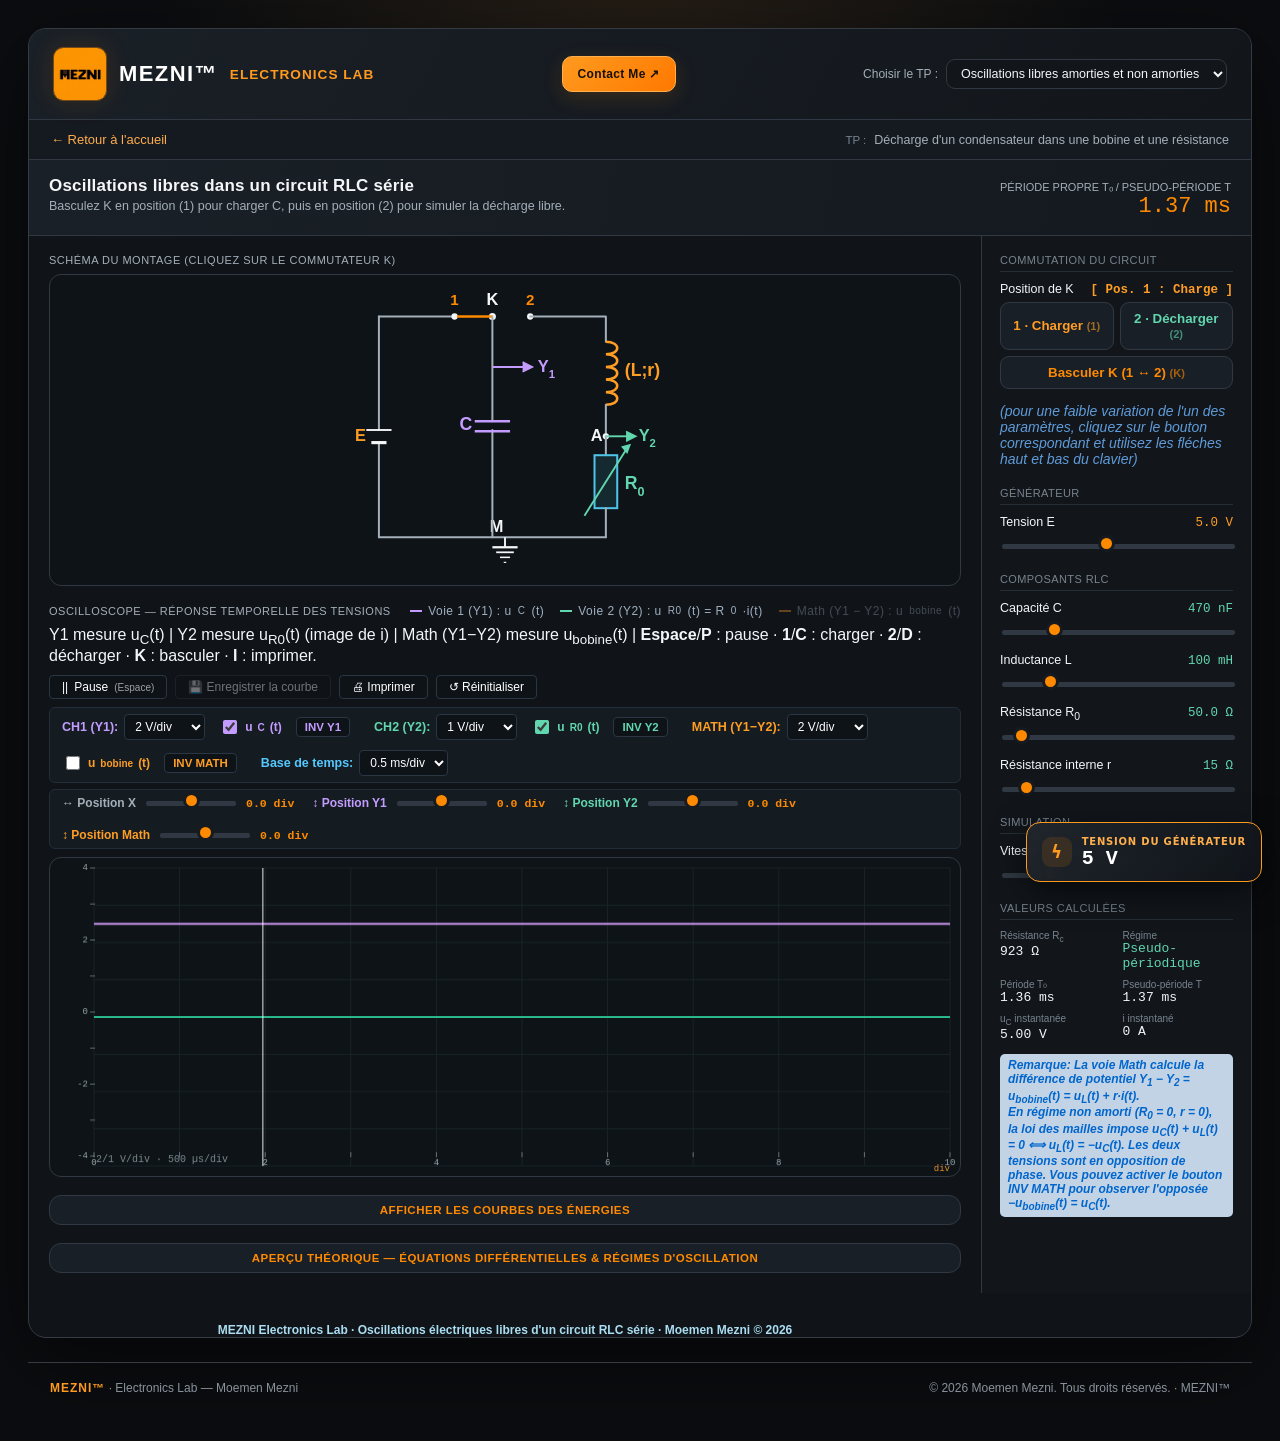
<file: oscillations_libres.html>
<!DOCTYPE html>
<html lang="fr">
<head>
<meta charset="UTF-8">
<meta name="viewport" content="width=device-width, initial-scale=1, viewport-fit=cover">
<meta name="theme-color" content="#11161a">
<title>Oscillations Libres dans un Circuit RLC Série | MEZNI Electronics Lab</title>
<style>
  :root{
    --bg: #11161a;
    --panel: #161d22;
    --panel-alt: #1c242a;
    --line: #2a353c;
    --line-soft: #202a30;
    --text: #dbe4e8;
    --text-dim: #7c8a92;
    --text-faint: #52616a;
    --in-color: #e5a93b;
    --out-color: #2bbd8e;
    --ur-color: #c792ea;
    --time-color: #38bdf8;
    --energy-e: #38bdf8;
    --energy-m: #f59e0b;
    --energy-tot: #ef4444;
    --accent: #4fc3e8;
    --font-mono: ui-monospace, "SF Mono", "Cascadia Mono", "Roboto Mono", Consolas, monospace;
    --font-sans: -apple-system, "Segoe UI", Roboto, Helvetica, Arial, sans-serif;
    --radius: 4px;
  }
  * { box-sizing: border-box; }
  html, body {
    margin: 0; padding: 0;
    background: var(--bg);
    color: var(--text);
    font-family: var(--font-sans);
  }
  body { padding: 18px; }
  .rig {
    max-width: 1180px;
    margin: 0 auto;
    border: 1px solid var(--line);
    border-radius: 6px;
    background: linear-gradient(180deg, var(--panel), var(--bg) 140%);
    overflow: hidden;
  }

  .site-header {
    padding: 14px 20px 12px;
    border-bottom: 1px solid var(--line);
    background: var(--panel-alt);
    text-align: center;
  }
  .site-header .site-title {
    margin: 0 0 10px;
    font-size: 19px;
    font-weight: 700;
    letter-spacing: 0.5px;
    color: var(--accent);
  }
  .page-switcher {
    display: inline-flex;
    align-items: center;
    gap: 8px;
  }
  .page-switcher label {
    font-size: 12px;
    color: var(--text-dim);
  }
  .page-switcher select {
    background: var(--panel);
    color: var(--text);
    border: 1px solid var(--line);
    border-radius: var(--radius);
    padding: 6px 10px;
    font-size: 12.5px;
    font-family: var(--font-sans);
    cursor: pointer;
    outline: none;
  }

  .topbar {
    display: flex;
    align-items: center;
    justify-content: space-between;
    flex-wrap: wrap;
    gap: 8px 16px;
    padding: 8px 20px;
    border-bottom: 1px solid var(--line);
    background: var(--panel-alt);
  }
  .topbar a { color: var(--text-dim); text-decoration: none; font-size: 13px; }
  .topbar a:hover { color: var(--accent); }
  .topbar .regime-picker { display: flex; align-items: center; gap: 8px; }
  .topbar .regime-picker label { color: var(--text-faint); font-size: 11.5px; }

  .plate {
    display: flex;
    align-items: baseline;
    justify-content: space-between;
    flex-wrap: wrap;
    gap: 8px 24px;
    padding: 16px 20px;
    border-bottom: 1px solid var(--line);
    background: var(--panel-alt);
  }
  .plate h1 { margin: 0; font-size: 17px; font-weight: 600; }
  .plate .sub { color: var(--text-dim); font-size: 12.5px; margin-top: 3px; }
  .fc-readout { text-align: right; line-height: 1.15; }
  .fc-readout .label { color: var(--text-dim); font-size: 11px; }
  .fc-readout .value { font-family: var(--font-mono); font-size: 22px; color: var(--accent); }

  .layout { display: grid; grid-template-columns: 1fr 270px; }
  @media (max-width: 820px) {
    .layout { grid-template-columns: 1fr; }
    .controls { border-left: none; border-top: 1px solid var(--line); order: 2; }
    .scopes { order: 1; }
  }

  .controls { border-left: 1px solid var(--line); padding: 18px 18px 22px; background: var(--panel); }
  .section-title {
    font-size: 11px; color: var(--text-faint); letter-spacing: 0.4px;
    margin: 20px 0 10px; padding-bottom: 5px; border-bottom: 1px solid var(--line-soft);
  }
  .section-title:first-child { margin-top: 0; }

  .ctrl { margin-bottom: 14px; }
  .ctrl-row { display: flex; justify-content: space-between; align-items: baseline; margin-bottom: 5px; }
  .ctrl-row .name { font-size: 12.5px; color: var(--text); }
  .ctrl-row .val { font-family: var(--font-mono); font-size: 12.5px; color: var(--out-color); }
  .ctrl-row .val.in-tone { color: var(--in-color); }
  .ctrl-row .val.speed-tone { color: var(--time-color); }

  input[type=range] {
    -webkit-appearance: none; width: 100%; height: 3px;
    background: var(--line); border-radius: 2px; outline: none;
  }
  input[type=range]::-webkit-slider-thumb {
    -webkit-appearance: none; width: 14px; height: 14px; border-radius: 50%;
    background: var(--accent); border: 2px solid #0d1215; cursor: pointer; margin-top: -5px;
  }
  input[type=range]::-moz-range-thumb {
    width: 14px; height: 14px; border-radius: 50%;
    background: var(--accent); border: 2px solid #0d1215; cursor: pointer;
  }

  .readout-grid { display: grid; grid-template-columns: 1fr 1fr; gap: 8px 12px; margin-top: 4px; }
  .readout-grid .item .k { font-size: 10px; color: var(--text-faint); }
  .readout-grid .item .v { font-family: var(--font-mono); font-size: 13px; color: var(--text); }

  .scopes { padding: 18px 20px 20px; display: flex; flex-direction: column; gap: 18px; }

  .oscillo-panel { background-color: transparent; width: 100%; position: relative; }
  .oscillo-header { display: flex; justify-content: space-between; align-items: center; font-size: 11px; letter-spacing: 0.5px; margin-bottom: 8px; flex-wrap: wrap; gap: 6px; }
  .oscillo-title { text-transform: uppercase; color: var(--text-dim); }
  .oscillo-legend { display: flex; gap: 16px; font-size: 12px; }
  .legend-item { display: flex; align-items: center; gap: 6px; color: #a0b0c0; transition: opacity 0.2s; }
  .color-dot { width: 12px; height: 2px; display: inline-block; }
  .color-dot.purple { background-color: var(--ur-color); }
  .color-dot.green { background-color: var(--out-color); }
  .color-dot.orange { background-color: var(--in-color); }
  .color-dot.blue { background-color: var(--energy-e); }
  .color-dot.yellow { background-color: var(--energy-m); }
  .color-dot.red { background-color: var(--energy-tot); }
  .legend-item.dim { opacity: 0.35; }

  .oscillo-toolbar {
    background-color: #141c22; border: 1px solid #232d39; border-radius: 6px;
    padding: 6px 12px; display: flex; align-items: center; gap: 10px 14px; flex-wrap: wrap; margin-bottom: 6px;
  }
  .position-toolbar {
    background-color: #141c22; border: 1px solid #232d39; border-radius: 6px;
    padding: 6px 12px; display: flex; align-items: center; gap: 18px; flex-wrap: wrap; margin-bottom: 8px;
  }
  .control-group { display: flex; align-items: center; gap: 6px; font-size: 12.5px; font-weight: 600; }
  .pos-group { display: flex; align-items: center; gap: 8px; font-size: 12px; font-weight: 600; color: var(--text-dim); }
  .pos-group input[type=range] { width: 90px; }
  .pos-group .pv { font-family: var(--font-mono); font-size: 11.5px; color: var(--accent); min-width: 34px; }

  .label-ch1 { color: var(--ur-color); }
  .label-ch2 { color: var(--out-color); }
  .label-ch3 { color: var(--in-color); }
  .label-time { color: var(--time-color); }
  .toolbar-check.ch3 { color: var(--in-color); }
  .toolbar-check.ch3 input { accent-color: var(--in-color); }

  .toolbar-check { display: flex; align-items: center; gap: 5px; font-size: 12px; font-weight: 600; cursor: pointer; user-select: none; }
  .toolbar-check input { width: 14px; height: 14px; cursor: pointer; }
  .toolbar-check.ch1 { color: var(--ur-color); }
  .toolbar-check.ch1 input { accent-color: var(--ur-color); }
  .toolbar-check.ch2 { color: var(--out-color); }
  .toolbar-check.ch2 input { accent-color: var(--out-color); }
  .toolbar-check.ee { color: var(--energy-e); }
  .toolbar-check.ee input { accent-color: var(--energy-e); }
  .toolbar-check.em { color: var(--energy-m); }
  .toolbar-check.em input { accent-color: var(--energy-m); }
  .toolbar-check.etot { color: var(--energy-tot); }
  .toolbar-check.etot input { accent-color: var(--energy-tot); }

  .oscillo-toolbar select {
    background-color: #0e1318; color: #ffffff; border: 1px solid #2a3644; border-radius: 4px;
    padding: 4px 6px; font-size: 12px; outline: none; cursor: pointer;
  }

  .btn-inv {
    background-color: #0e1318; border: 1px solid #2a3644; border-radius: 4px;
    padding: 3px 8px; font-size: 11.5px; font-weight: 600; cursor: pointer; transition: all 0.2s;
  }
  .btn-inv.ch1-btn { color: var(--ur-color); }
  .btn-inv.ch1-btn.active { background-color: var(--ur-color); color: #0b1114; border-color: var(--ur-color); }
  .btn-inv.ch2-btn { color: var(--out-color); }
  .btn-inv.ch2-btn.active { background-color: var(--out-color); color: #0b1114; border-color: var(--out-color); }
  .btn-inv.ch3-btn { color: var(--in-color); }
  .btn-inv.ch3-btn.active { background-color: var(--in-color); color: #0b1114; border-color: var(--in-color); }

  .btn-pause, .btn-reset {
    background-color: #0e1318; color: #ffffff; border: 1px solid #2a3644; border-radius: 4px;
    padding: 4px 12px; font-size: 12px; cursor: pointer; display: flex; align-items: center; gap: 6px;
    transition: background-color 0.2s;
  }
  .btn-pause:hover, .btn-reset:hover { background-color: #232d39; }
  .btn-reset:disabled { opacity: 0.4; cursor: not-allowed; }

  /* Courbes enregistrées (superposition pour comparaison) */
  .saved-panel { display: none; flex-wrap: wrap; align-items: center; gap: 6px 8px; margin-bottom: 8px; }
  .saved-item {
    display: flex; align-items: center; gap: 6px;
    background: #141c22; border: 1px solid #232d39; border-radius: 4px;
    padding: 3px 6px 3px 8px; font-family: var(--font-mono); font-size: 11px; color: var(--text);
  }
  .saved-item.off { opacity: 0.45; }
  .saved-item .swatch { width: 16px; height: 0; border-top: 2px dashed; display: inline-block; }
  .saved-item button {
    background: transparent; border: 1px solid #2a3644; border-radius: 3px; color: var(--text-dim);
    font-size: 11px; line-height: 1; padding: 2px 5px; cursor: pointer;
  }
  .saved-item button:hover { color: var(--accent); border-color: var(--accent); }
  .saved-title { font-size: 11px; color: var(--text-faint); letter-spacing: 0.4px; }

  /* Impression de l'écran de l'oscilloscope */
  .print-sheet { display: none; }
  @media print {
    @page { size: A4 landscape; margin: 10mm; }
    html, body { background: #fff !important; }
    body > *:not(#printSheet) { display: none !important; }
    #printSheet { display: block !important; color: #000; font-family: Arial, sans-serif; }
    #printSheet h1 { font-size: 16px; margin: 0 0 4px; }
    #printSheet .ps-meta { font-size: 11px; margin: 0 0 8px; line-height: 1.5; }
    #printSheet img { width: 100%; height: auto; border: 1px solid #000; display: block; margin-bottom: 6px; }
    #printSheet img.ps-energy { width: 82%; }
    #printSheet .ps-saved { font-size: 11px; margin-top: 6px; }
  }

  .top-screen-bar {
    display: flex; justify-content: space-between; align-items: center;
    margin-bottom: 8px; gap: 10px; flex-wrap: wrap;
  }
  .top-buttons { display: flex; align-items: center; gap: 8px; }

  .canvas-wrapper { position: relative; width: 100%; }
  canvas { display: block; width: 100%; border: 1px solid var(--line); border-radius: var(--radius); background: #0d1316; }

  .scope-tooltip {
    position: absolute; pointer-events: none; background: rgba(14, 20, 26, 0.92);
    border: 1px solid var(--accent); border-radius: 4px; padding: 6px 10px;
    font-family: var(--font-mono); font-size: 11px; color: var(--text);
    box-shadow: 0 4px 12px rgba(0,0,0,0.5); display: none; z-index: 10; line-height: 1.4; white-space: nowrap;
  }

  .montage-row { display: flex; gap: 12px; align-items: stretch; }
  @media (max-width: 700px) { .montage-row { flex-direction: column; } }
  
  .schematic-wrap { border: 1px solid var(--line); border-radius: var(--radius); background: #0d1316; padding: 10px; }
  .schematic-wrap svg { display: block; width: 100%; max-height: 290px; height: auto; margin: 0 auto; }
  
  .switch-clickable { cursor: pointer; }
  .switch-clickable:hover .sch-switch-line { stroke: #38bdf8; stroke-width: 2.5; }

  .sch-wire   { stroke: var(--text-dim); stroke-width: 1.6; fill: none; stroke-linecap: round; stroke-linejoin: round; }
  .sch-comp   { stroke: #4fc3e8; stroke-width: 1.6; fill: rgba(79,195,232,0.12); }
  .sch-node   { fill: var(--text); }
  .sch-label  { fill: var(--text); font-size: 13px; font-weight: 600; }
  .sch-label.r  { fill: var(--out-color); font-size: 14px; font-weight: bold; }
  .sch-label.c  { fill: var(--ur-color); font-size: 14px; font-weight: bold; }
  .sch-label.l  { fill: var(--in-color); font-size: 14px; font-weight: bold; }

  .energy-card-grid {
    display: grid; grid-template-columns: repeat(3, 1fr); gap: 10px; margin-bottom: 10px;
  }
  @media (max-width: 600px) { .energy-card-grid { grid-template-columns: 1fr; } }
  .energy-stat {
    background: #141c22; border: 1px solid var(--line); border-radius: var(--radius);
    padding: 8px 12px; text-align: center;
  }
  .energy-stat .lbl { font-size: 11px; color: var(--text-dim); }
  .energy-stat .val { font-family: var(--font-mono); font-size: 15px; font-weight: bold; margin-top: 2px; }

  .btn-theory-toggle {
    width: 100%; padding: 8px 12px; font-size: 11.5px; font-weight: 600; letter-spacing: 0.5px;
    color: var(--accent); background: var(--panel-alt); border: 1px solid var(--line);
    border-radius: var(--radius); cursor: pointer; transition: all 0.2s ease;
  }
  .btn-theory-toggle:hover { background: var(--line); border-color: var(--accent); }
  .theory-container.hidden { display: none; }
  .oscillo-panel.panel-collapsed { display: none; }
  .theory-grid { display: grid; grid-template-columns: 1fr 1fr; gap: 18px; }
  @media (max-width: 760px) { .theory-grid { grid-template-columns: 1fr; } }
  .theory-card {
    border: 1px solid var(--line); border-radius: var(--radius); background: #0d1316;
    padding: 12px 14px; font-size: 12px; line-height: 1.4; color: var(--text-dim);
  }
  .theory-card h3 { margin: 0 0 6px; font-size: 12.5px; color: var(--accent); }
  .theory-card p { margin: 3px 0; }
  .formula {
    font-family: var(--font-mono); color: var(--text); background: var(--panel-alt);
    padding: 3px 6px; border-radius: 3px; display: inline-block; margin: 3px 0;
  }
  .theory-wide { grid-column: 1 / -1; }
  .theory-card ul { margin: 4px 0 6px; padding-left: 18px; }
  .theory-card li { margin: 2px 0; }
  .theory-card ol { margin: 4px 0 6px; padding-left: 20px; }
  .theory-card ol li { margin: 3px 0; }
  .theory-card b { color: var(--text); }
  .theory-card .note {
    margin-top: 6px; padding: 5px 8px; border-left: 2px solid #e0b040;
    background: var(--panel-alt); color: var(--text); font-size: 11.5px;
  }
  .theory-card .live {
    margin-top: 8px; padding: 6px 8px; border-left: 2px solid var(--accent);
    background: var(--panel-alt); font-family: var(--font-mono); font-size: 11.5px; color: var(--text);
  }
  .theory-card table { border-collapse: collapse; margin: 6px 0; font-size: 11.5px; }
  .theory-card th, .theory-card td { border: 1px solid var(--line); padding: 3px 8px; text-align: center; color: var(--text); }
  .theory-card th { background: var(--panel-alt); color: var(--accent); }
  .theory-card svg { display: block; width: 100%; height: auto; max-height: 240px; }
  .theory-card svg { max-height: none; margin: 6px 0 2px; }
  .theory-card svg .pg { stroke: var(--line-soft); stroke-width: 1; }
  .theory-card svg .pa { stroke: var(--text-faint); stroke-width: 1; }
  .theory-card svg .pt { fill: var(--text-dim); font-size: 9px; font-family: var(--font-mono); }
  .theory-card svg path { fill: none; stroke-width: 1.8; stroke-linejoin: round; }
  .c-pseudo, .c-uc { stroke: var(--out-color); }
  .c-crit  { stroke: var(--in-color); }
  .c-aper  { stroke: var(--ur-color); }
  .c-env   { stroke: var(--text-dim); }
  .c-i     { stroke: var(--ur-color); }
  .c-ee    { stroke: var(--energy-e); }
  .c-em    { stroke: var(--energy-m); }
  .c-et    { stroke: var(--energy-tot); }
  .theory-card svg path.c-env { stroke-width: 1; stroke-dasharray: 4 3; }
  .curve-legend { display: flex; flex-wrap: wrap; gap: 4px 14px; margin: 2px 0 8px; font-size: 11px; color: var(--text-dim); }
  .curve-legend .lg { display: inline-flex; align-items: center; gap: 6px; }
  .curve-legend .ln { display: inline-block; width: 16px; height: 0; border-top: 2px solid; }
  .curve-legend .ln.c-pseudo, .curve-legend .ln.c-uc { border-color: var(--out-color); }
  .curve-legend .ln.c-crit { border-color: var(--in-color); }
  .curve-legend .ln.c-aper, .curve-legend .ln.c-i { border-color: var(--ur-color); }
  .curve-legend .ln.c-env { border-color: var(--text-dim); border-top-width: 1px; }
  .curve-legend .ln.dash { border-top-style: dashed; }
  .curve-legend .ln.c-ee { border-color: var(--energy-e); }
  .curve-legend .ln.c-em { border-color: var(--energy-m); }
  .curve-legend .ln.c-et { border-color: var(--energy-tot); }
  .signature{
    text-align: center; font-family: "Arial"; font-size: 12px; font-weight: bold;
    color: rgb(170, 221, 241); margin-top: 30px;
  }
  .remarque {
color: #0066cc;
font-size: 12px;
font-style: italic;
font-weight: bold;
background: #c3d3e6;
padding: 4px 8px;
border-radius: 5px;
}

  /* ===== Optimisation mobile ===== */
  html { -webkit-text-size-adjust: 100%; }
  #scopeCanvas, #energyCanvas { touch-action: pan-y; -webkit-touch-callout: none; user-select: none; -webkit-user-select: none; }
  #switchClickGroup { touch-action: manipulation; }
  .slider-line { display: block; }
  .step-btn { display: none; }
  .theory-card { overflow-x: auto; }
  @media (hover: none) {
    .ctrl-hint, .kbd-note { display: none; }
    .btn-pause small, #toggleKBtn small { display: none; }
  }
  @media (max-width: 820px) {
    body { padding: max(8px, env(safe-area-inset-top)) max(8px, env(safe-area-inset-right)) max(8px, env(safe-area-inset-bottom)) max(8px, env(safe-area-inset-left)); }
    .rig { border-radius: 8px; }
    .site-header { padding: 10px 12px; text-align: left; }
    .site-header .site-title { font-size: 15px; line-height: 1.3; margin-bottom: 8px; }
    .page-switcher { display: flex; flex-direction: column; align-items: stretch; gap: 4px; }
    .page-switcher select { font-size: 16px; min-height: 42px; width: 100%; }
    .topbar { padding: 4px 12px; }
    .topbar a { padding: 8px 0; }
    .plate { padding: 12px; align-items: flex-start; }
    .plate h1 { font-size: 15px; }
    .fc-readout { text-align: left; }

    /* Ordre : schéma → oscilloscope → réglages (K, curseurs) → énergies → théorie */
    .layout { display: flex; flex-direction: column; gap: 14px; padding: 12px; }
    .scopes { display: contents; }
    .scopes > .scope-block { order: 1; }
    .scopes > .oscillo-panel { order: 2; }
    .controls { order: 3; border: 1px solid var(--line); border-radius: 6px; padding: 14px; }
    #toggleEnergyBtn { order: 4; }
    #energyPanel { order: 5; }
    #toggleTheoryBtn { order: 6; }
    #theoryContainer { order: 7; }
    .layout > .signature { order: 8; }

    .oscillo-legend { flex-wrap: wrap; gap: 6px 12px; }
    .top-screen-bar { flex-direction: column; align-items: stretch; }
    .top-buttons { display: grid; grid-template-columns: 1fr 1fr; }
    .btn-pause, .btn-reset { min-height: 44px; justify-content: center; text-align: center; font-size: 13px; }

    .oscillo-toolbar { display: grid; grid-template-columns: repeat(3, minmax(0, 1fr)); gap: 8px 10px; padding: 8px 10px; align-items: center; }
    .scopes > .oscillo-panel:not(#energyPanel) .oscillo-toolbar { grid-template-columns: minmax(0, 1.3fr) minmax(0, 1fr) auto; }
    .oscillo-toolbar > * { min-width: 0; }
    .oscillo-toolbar .control-group { margin-left: 0 !important; display: flex; flex-direction: column; align-items: stretch; gap: 3px; }
    .oscillo-toolbar .control-group:last-child { grid-column: 1 / -1; }
    .oscillo-toolbar .control-group label { font-size: 11px; }
    .oscillo-toolbar select, .scope-block select { font-size: 16px; min-height: 40px; width: 100%; }
    .toolbar-check { min-height: 40px; font-size: 13px; }
    .toolbar-check input { width: 20px; height: 20px; }
    .btn-inv { min-height: 40px; padding: 4px 10px; font-size: 12px; }

    .position-toolbar { display: grid; grid-template-columns: 1fr; gap: 6px; padding: 8px 10px; }
    .pos-group { display: grid; grid-template-columns: 112px minmax(0, 1fr) 58px; gap: 8px; white-space: nowrap; }
    .pos-group input[type=range] { width: 100%; margin: 8px 0; }
    .pos-group .pv { text-align: right; }

    .saved-item { flex-wrap: wrap; font-size: 10.5px; }
    .saved-item button { min-height: 32px; padding: 4px 10px; }
    .energy-card-grid { grid-template-columns: 1fr; gap: 8px; }
    .energy-stat { display: flex; justify-content: space-between; align-items: center; text-align: left; }

    input[type=range] { height: 6px; margin: 12px 0; }
    input[type=range]::-webkit-slider-thumb { width: 28px; height: 28px; margin-top: -11px; }
    input[type=range]::-moz-range-thumb { width: 28px; height: 28px; }
    .slider-line { display: flex; align-items: center; gap: 12px; }
    .slider-line input { flex: 1; min-width: 0; }
    .step-btn { display: inline-flex; align-items: center; justify-content: center; flex: none; width: 40px; height: 40px;
      font-size: 20px; line-height: 1; color: var(--text); background: #0e1318; border: 1px solid #2a3644; border-radius: 6px; cursor: pointer; }
    .step-btn:active { background: #232d39; border-color: var(--accent); }
    #kPos1Btn, #kPos2Btn, #toggleKBtn { min-height: 44px; font-size: 14px; }
    .ctrl-row .name, .ctrl-row .val { font-size: 14px; }
    .readout-grid .item .k { font-size: 11px; }
    .readout-grid .item .v { font-size: 13px; }

    .btn-theory-toggle { padding: 12px; font-size: 12px; line-height: 1.4; }
    .theory-grid { gap: 12px; }
    .theory-card { padding: 10px 12px; }
    .signature { margin-top: 4px; padding: 0 12px 14px; font-size: 11px; line-height: 1.4; }
  }
</style>
<link rel="stylesheet" href="assets/mezni-theme.css">
<link rel="icon" href="assets/favicon.svg" type="image/svg+xml">
</head>
<body>

<div class="rig">
  <div class="site-header">
    <h1 class="site-title"><img class="mezni-header-logo" src="assets/mezni-logo-original.jpg" alt="MEZNI logo"> MEZNI™ <span style="color:#ff9a1f;font-size:.62em;font-weight:600;letter-spacing:1px">ELECTRONICS LAB</span></h1>
    <a class="mezni-contact" href="https://moemenmezni.github.io/Mezni-portfolio/" target="_blank" rel="noopener noreferrer" aria-label="Contact Moemen Mezni">Contact Me ↗</a>
    <div class="page-switcher">
      <label for="pageSwitch">Choisir le TP :</label>
      <select id="pageSwitch" onchange="if(this.value) window.location.href=this.value;">   
     
        <option value="oscillations_libres.html"selected>Oscillations libres amorties et non amorties </option>
        <option value="oscillations_forcees.html" >Oscillations forcées en régime sinusoïdal</option>
      </select>
    </div>
  </div>

  <div class="topbar">
    <a href="index.html">← Retour à l'accueil</a>
    <div class="regime-picker">
      <label>TP :</label>
      <span style="color:var(--text-dim); font-size:12.5px;">Décharge d'un condensateur dans une bobine et une résistance</span>
    </div>
  </div>

  <div class="plate">
    <div>
      <h1>Oscillations libres dans un circuit RLC série</h1>
      <div class="sub">Basculez K en position (1) pour charger C, puis en position (2) pour simuler la décharge libre.</div>
    </div>
    <div class="fc-readout">
      <div class="label">PÉRIODE PROPRE T₀ / PSEUDO-PÉRIODE T</div>
      <div class="value" id="tauHeaderValue">0.00 ms</div>
    </div>
  </div>

  <div class="layout">

    <div class="scopes">

      <div class="scope-block">
        <div class="oscillo-header"><span class="oscillo-title">SCHÉMA DU MONTAGE (CLIQUEZ SUR LE COMMUTATEUR K)</span></div>
        <div class="montage-row">
          <div class="schematic-wrap" style="flex:1;">
            <!-- Schéma : K en haut, C au centre relié à M, Bobine + R0 ajustable à droite -->
            <svg viewBox="0 0 240 230" xmlns="http://www.w3.org/2000/svg">
              <!-- Fil inférieur / Masse M -->
              <path d="M 20,200 L 200,200" class="sch-wire"/>
              
              <!-- Repère Masse M -->
              <path d="M 120,200 L 120,208" stroke="var(--text)" stroke-width="1.5"/>
              <line x1="110" y1="208" x2="130" y2="208" stroke="var(--text)" stroke-width="1.8"/>
              <line x1="113" y1="212" x2="127" y2="212" stroke="var(--text)" stroke-width="1.4"/>
              <line x1="116" y1="216" x2="124" y2="216" stroke="var(--text)" stroke-width="1.2"/>
              <line x1="119" y1="220" x2="121" y2="220" stroke="var(--text)" stroke-width="1.0"/>
              <text x="108" y="196" class="sch-label">M</text>

              <!-- Générateur E (Branche gauche) -->
              <path d="M 20,115 L 20,25" class="sch-wire"/>
              <path d="M 20,200 L 20,125" class="sch-wire"/>
              <line x1="10" y1="115" x2="30" y2="115" stroke="var(--text)" stroke-width="1.5"/>
              <line x1="14" y1="125" x2="26" y2="125" stroke="var(--text)" stroke-width="2.5"/>
              <text x="1" y="124" font-size="13" font-weight="bold" fill="var(--in-color)">E</text>

              <!-- Borne 1 -->
              <path d="M 20,25 L 80,25" class="sch-wire"/>
              <circle cx="80" cy="25" r="2.5" class="sch-node"/>
              <text x="80" y="16" text-anchor="middle" font-size="12" font-weight="bold" fill="var(--accent)">1</text>

              <!-- Commutateur K & Borne 2 -->
              <g id="switchClickGroup" class="switch-clickable">
                <rect x="70" y="5" width="80" height="35" fill="transparent"/>
                <circle cx="140" cy="25" r="2.5" class="sch-node"/>
                <text x="140" y="16" text-anchor="middle" font-size="12" font-weight="bold" fill="var(--accent)">2</text>
                
                <circle cx="110" cy="25" r="2.8" class="sch-node"/>
                <path id="switchContact" class="sch-switch-line" d="M 110,25 L 82,25" stroke="var(--accent)" stroke-width="2" style="transition: transform 0.15s ease, stroke 0.15s ease; transform-origin: 110px 25px;"/>
                <text x="110" y="16" text-anchor="middle" class="sch-label" fill="var(--accent)">K</text>
              </g>

              <!-- Branche centrale : Condensateur C & Voie Y1 -->
              <path d="M 110,115 L 110,200" class="sch-wire"/>
               <path d="M 110,25 L 110,108" class="sch-wire"/>
              <line x1="96" y1="108" x2="124" y2="108" stroke="var(--ur-color)" stroke-width="2"/>
              <line x1="96" y1="116" x2="124" y2="116" stroke="var(--ur-color)" stroke-width="2"/>
              <text x="84" y="115" class="sch-label c">C</text>

              <!-- Flèche Voie Y1 -->
              <path d="M 110,65 L 140,65" stroke="var(--ur-color)" stroke-width="1.5"/>
              <path d="M 134,61 L 142,65 L 134,69" fill="var(--ur-color)" stroke="var(--ur-color)" stroke-width="1"/>
              <text x="146" y="69" font-size="13" font-weight="bold" fill="var(--ur-color)">Y<tspan baseline-shift="sub" font-size="9">1</tspan></text>

              <!-- Branche droite : Bobine (L, r) + Point A / Y2 + R0 variable -->
              <path d="M 140,25 L 200,25 L 200,45" class="sch-wire"/>
              
              <!-- Bobine (L, r) -->
              <path d="M 200,45 C 212,45 212,55 200,55 C 212,55 212,65 200,65 C 212,65 212,75 200,75 C 212,75 212,85 200,85 C 212,85 212,95 200,95" stroke="var(--in-color)" stroke-width="2" fill="none"/>
              <text x="215" y="72" class="sch-label l">(L;r)</text>
              <path d="M 200,95 L 200,120" class="sch-wire"/>

              <!-- Point A & Flèche Voie Y2 -->
              <circle cx="200" cy="120" r="2.5" class="sch-node"/>
              <text x="188" y="124" class="sch-label">A</text>
              <path d="M 200,120 L 222,120" stroke="var(--out-color)" stroke-width="1.5"/>
              <path d="M 216,116 L 224,120 L 216,124" fill="var(--out-color)" stroke="var(--out-color)" stroke-width="1"/>
              <text x="226" y="124" font-size="13" font-weight="bold" fill="var(--out-color)">Y<tspan baseline-shift="sub" font-size="9">2</tspan></text>

              <!-- Résistance variable R0 -->
              <path d="M 200,120 L 200,135" class="sch-wire"/>
              <rect x="191" y="135" width="18" height="42" class="sch-comp"/>
              <!-- Flèche de variabilité de R0 -->
              <path d="M 183,183 L 217,129" stroke="var(--out-color)" stroke-width="1.5"/>
              <path d="M 212,128 L 220,126 L 217,134" fill="var(--out-color)"/>
              <text x="215" y="162" class="sch-label r">R<tspan baseline-shift="sub" font-size="10">0</tspan></text>

              <path d="M 200,177 L 200,200" class="sch-wire"/>
            </svg>
          </div>
        </div>
      </div>

      <!-- OSCILLOSCOPE TENSIONS -->
      <div class="oscillo-panel">
        <div class="oscillo-header">
          <span class="oscillo-title">OSCILLOSCOPE — RÉPONSE TEMPORELLE DES TENSIONS</span>
          <div class="oscillo-legend">
            <span class="legend-item" id="legendCh1"><span class="color-dot purple"></span>Voie 1 (Y1) : u<sub>C</sub>(t)</span>
            <span class="legend-item" id="legendCh2"><span class="color-dot green"></span>Voie 2 (Y2) : u<sub>R0</sub>(t) = R<sub>0</sub>·i(t)</span>
            <span class="legend-item dim" id="legendCh3"><span class="color-dot orange"></span>Math (Y1 − Y2) : u<sub>bobine</sub>(t)</span>
          </div>
        </div>

        <div class="top-screen-bar">
          <div class="ctrl-hint" style="margin-bottom:0;">Y1 mesure u<sub>C</sub>(t) | Y2 mesure u<sub>R0</sub>(t) (image de i) | Math (Y1−Y2) mesure u<sub>bobine</sub>(t) | <b>Espace</b>/<b>P</b> : pause · <b>1</b>/<b>C</b> : charger · <b>2</b>/<b>D</b> : décharger · <b>K</b> : basculer · <b>I</b> : imprimer.</div>
          <div class="top-buttons">
            <button id="playPauseBtn" class="btn-pause"><span class="pause-icon">||</span> Pause <small style="opacity:.6">(Espace)</small></button>
            <button id="saveCurveBtn" class="btn-reset" title="Enregistrer la courbe affichée pour la comparer ensuite avec une autre (après avoir changé un paramètre)" disabled>💾 Enregistrer la courbe</button>
            <button id="printBtn" class="btn-reset" title="Imprimer l'écran de l'oscilloscope (touche I)">🖨 Imprimer</button>
            <button id="resetBtn" class="btn-reset">↺ Réinitialiser</button>
          </div>
        </div>

        <!-- Toolbar Oscilloscope -->
        <div class="oscillo-toolbar">
          <div class="control-group">
            <label class="label-ch1">CH1 (Y1):</label>
            <select id="v1SensSelect">
              <option value="0.5">0.5 V/div</option>
              <option value="1">1 V/div</option>
              <option value="2" selected>2 V/div</option>
              <option value="5">5 V/div</option>
            </select>
          </div>
          <label class="toolbar-check ch1"><input type="checkbox" id="showChan1Check" checked> u<sub>C</sub>(t)</label>
          <button id="invY1Btn" class="btn-inv ch1-btn" title="Inverser Y1">INV Y1</button>

          <div class="control-group" style="margin-left: 10px;">
            <label class="label-ch2">CH2 (Y2):</label>
            <select id="v2SensSelect">
              <option value="0.5">0.5 V/div</option>
              <option value="1" selected>1 V/div</option>
              <option value="2">2 V/div</option>
              <option value="5">5 V/div</option>
            </select>
          </div>
          <label class="toolbar-check ch2"><input type="checkbox" id="showChan2Check" checked> u<sub>R0</sub>(t)</label>
          <button id="invY2Btn" class="btn-inv ch2-btn" title="Inverser Y2">INV Y2</button>

          <div class="control-group" style="margin-left: 10px;">
            <label class="label-ch3">MATH (Y1−Y2):</label>
            <select id="v3SensSelect">
              <option value="0.5">0.5 V/div</option>
              <option value="1">1 V/div</option>
              <option value="2" selected>2 V/div</option>
              <option value="5">5 V/div</option>
            </select>
          </div>
          <label class="toolbar-check ch3"><input type="checkbox" id="showChan3Check"> u<sub>bobine</sub>(t)</label>
          <button id="invY3Btn" class="btn-inv ch3-btn" title="Inverser Voie Math">INV MATH</button>

          <div class="control-group" style="margin-left: 10px;">
            <label class="label-time">Base de temps:</label>
            <select id="hSensSelect">
              <option value="0.0002">0.2 ms/div</option>
              <option value="0.0005" selected>0.5 ms/div</option>
              <option value="0.001">1 ms/div</option>
              <option value="0.002">2 ms/div</option>
              <option value="0.005">5 ms/div</option>
            </select>
          </div>
        </div>

        <!-- Position Toolbar -->
        <div class="position-toolbar">
          <div class="pos-group">↔ Position X<input type="range" id="posXSlider" min="-5" max="5" step="0.5" value="0"><span class="pv" id="posXVal">0.0 div</span></div>
          <div class="pos-group" style="color:var(--ur-color)">↕ Position Y1<input type="range" id="posY1Slider" min="-4" max="4" step="0.5" value="0"><span class="pv" id="posY1Val">0.0 div</span></div>
          <div class="pos-group" style="color:var(--out-color)">↕ Position Y2<input type="range" id="posY2Slider" min="-4" max="4" step="0.5" value="0"><span class="pv" id="posY2Val">0.0 div</span></div>
          <div class="pos-group" style="color:var(--in-color)">↕ Position Math<input type="range" id="posY3Slider" min="-4" max="4" step="0.5" value="0"><span class="pv" id="posY3Val">0.0 div</span></div>
        </div>

        <div id="savedPanel" class="saved-panel"></div>

        <div class="canvas-wrapper">
          <canvas id="scopeCanvas" height="320"></canvas>
          <div id="scopeTooltip" class="scope-tooltip"></div>
        </div>
      </div>

      <!-- CARTE NOUVELLE : VISUALISATION DES ÉNERGIES -->
      <button id="toggleEnergyBtn" class="btn-theory-toggle" aria-expanded="false" aria-controls="energyPanel">AFFICHER LES COURBES DES ÉNERGIES</button>
      <div class="oscillo-panel panel-collapsed" id="energyPanel">
        <div class="oscillo-header">
          <span class="oscillo-title">BILA ENERGÉTIQUE — ÉNERGIES ÉLECTRIQUE, MAGNÉTIQUE ET TOTALE</span>
          <div class="oscillo-legend">
            <span class="legend-item" id="legendEe"><span class="color-dot blue"></span>Électrique E<sub>e</sub> = ½ C u<sub>C</sub>²</span>
            <span class="legend-item" id="legendEm"><span class="color-dot yellow"></span>Magnétique E<sub>m</sub> = ½ L i²</span>
            <span class="legend-item" id="legendEtot"><span class="color-dot red"></span>Totale E<sub>tot</sub> = E<sub>e</sub> + E<sub>m</sub></span>
          </div>
        </div>

        <div class="energy-card-grid">
          <div class="energy-stat" style="border-top: 3px solid var(--energy-e);">
            <div class="lbl">Énergie Électrique E<sub>e</sub></div>
            <div class="val" id="eeValNow" style="color: var(--energy-e);">0.00 µJ</div>
          </div>
          <div class="energy-stat" style="border-top: 3px solid var(--energy-m);">
            <div class="lbl">Énergie Magnétique E<sub>m</sub></div>
            <div class="val" id="emValNow" style="color: var(--energy-m);">0.00 µJ</div>
          </div>
          <div class="energy-stat" style="border-top: 3px solid var(--energy-tot);">
            <div class="lbl">Énergie Totale E<sub>tot</sub></div>
            <div class="val" id="etotValNow" style="color: var(--energy-tot);">0.00 µJ</div>
          </div>
        </div>

        <div class="oscillo-toolbar">
          <label class="toolbar-check ee"><input type="checkbox" id="showEeCheck" checked> E<sub>e</sub>(t)</label>
          <label class="toolbar-check em"><input type="checkbox" id="showEmCheck" checked> E<sub>m</sub>(t)</label>
          <label class="toolbar-check etot"><input type="checkbox" id="showEtotCheck" checked> E<sub>tot</sub>(t)</label>

          <div class="control-group" style="margin-left: auto;">
            <label class="label-time">Échelle Énergie:</label>
            <select id="eSensSelect">
              <option value="auto" selected>Auto-adaptative</option>
              <option value="0.000001">1 µJ/div</option>
              <option value="0.000005">5 µJ/div</option>
              <option value="0.000010">10 µJ/div</option>
              <option value="0.000050">50 µJ/div</option>
            </select>
          </div>
        </div>

        <div class="canvas-wrapper">
          <canvas id="energyCanvas" height="240"></canvas>
          <div id="energyTooltip" class="scope-tooltip"></div>
        </div>
      </div>

      <button id="toggleTheoryBtn" class="btn-theory-toggle">APERÇU THÉORIQUE — ÉQUATIONS DIFFÉRENTIELLES & RÉGIMES D'OSCILLATION</button>

      <div id="theoryContainer" class="theory-container hidden">
        <div class="theory-grid">

          <div class="theory-card theory-wide">
            <h3>Vue d'ensemble : Décharge oscillante d'un circuit RLC du 2<sup>nd</sup> ordre</h3>
            <p>Lorsque le commutateur K bascule en position (2), le condensateur C préalablement chargé sous la tension E se décharge dans la bobine (L, r) et le conducteur ohmique ajustable R<sub>0</sub>. La résistance totale du circuit vaut R = R<sub>0</sub> + r.</p>
          </div>

          <div class="theory-card">
            <h3>1. Équation différentielle</h3>
            <p>Loi des mailles lors de la décharge :</p>
            <div class="formula">u<sub>C</sub>(t) + u<sub>L,r</sub>(t) + u<sub>R0</sub>(t) = 0</div>
            <p>Avec i(t) = Cdu<sub>C</sub>/dt et u<sub>b</sub>(t) = L di/dt + ri(t) </p>
            <div class="formula">L C · d²u<sub>C</sub>/dt² + R C · du<sub>C</sub>/dt + u<sub>C</sub> = 0</div>
            
          </div>

          <div class="theory-card">
            <h3>2. Les Régimes de fonctionnement</h3>
            <ul>
              <li><b>Résistance critique :</b> <span class="formula">R<sub>c</sub> = 2 · √(L / C)</span></li>
              <li><b>Régime pseudo-périodique (R &lt; R<sub>c</sub>) :</b> Oscillations amorties de pseudo-période <span class="formula">T = 2π / ω</span>.</li>
              <li><b>Régime critique (R = R<sub>c</sub>) :</b> Décharge sans oscillation la plus rapide possible.</li>
              <li><b>Régime apériodique (R &gt; R<sub>c</sub>) :</b> Amortissement fort, retour lent à l'équilibre sans oscillation.</li>
            </ul>
          </div>

          <div class="theory-card">
            <h3>3. Période propre T₀ et Pseudo-période T</h3>
            <div class="formula">T₀ = 2π · √(L · C)</div>
            <p>Si l'amortissement est faible (R \ll R_c), la pseudo-période T est très proche de la période propre T_0 :</p>
            <div class="formula">T = T₀ / √(1 − (R / R<sub>c</sub>)²) ≈ T₀</div>
            <div class="live" id="thLiveT"></div>
          </div>

          <div class="theory-card">
            <h3>4. Transfert &amp; Dissipation de l'Énergie</h3>
            <p>L'énergie totale emmagasinée à l'instant t vaut :</p>
            <div class="formula">E<sub>tot</sub>(t) = E<sub>e</sub> + E<sub>m</sub> = ½ C u<sub>C</sub>² + ½ L i²</div>
            <p>Diminution continue par effet Joule :</p>
            <div class="formula">dE<sub>tot</sub>/dt = −R·i² ≤ 0</div>

           

            <div class="live" id="thLiveE"></div>
          </div>

          <div class="theory-card">
            <h3>5. Courbes u<sub>C</sub>(t) des trois régimes</h3>
            <p>Décharge du condensateur avec u<sub>C</sub>(0) = E et i(0) = 0 (mêmes L et C, seule R change) :</p>
            <svg viewBox="0 0 340 230" xmlns="http://www.w3.org/2000/svg" role="img">
<line class="pg" x1="40.0" y1="14" x2="40.0" y2="196"/>
<text class="pt" x="40.0" y="209" text-anchor="middle">0</text>
<line class="pg" x1="136.0" y1="14" x2="136.0" y2="196"/>
<text class="pt" x="136.0" y="209" text-anchor="middle">1T₀</text>
<line class="pg" x1="232.0" y1="14" x2="232.0" y2="196"/>
<text class="pt" x="232.0" y="209" text-anchor="middle">2T₀</text>
<line class="pg" x1="328.0" y1="14" x2="328.0" y2="196"/>
<text class="pt" x="328.0" y="209" text-anchor="middle">3T₀</text>
<line class="pg" x1="40" y1="187.7" x2="328" y2="187.7"/>
<text class="pt" x="35" y="190.7" text-anchor="end">−E</text>
<line class="pg" x1="40" y1="146.4" x2="328" y2="146.4"/>
<text class="pt" x="35" y="149.4" text-anchor="end">−E/2</text>
<line class="pg" x1="40" y1="105.0" x2="328" y2="105.0"/>
<text class="pt" x="35" y="108.0" text-anchor="end">0</text>
<line class="pg" x1="40" y1="63.6" x2="328" y2="63.6"/>
<text class="pt" x="35" y="66.6" text-anchor="end">E/2</text>
<line class="pg" x1="40" y1="22.3" x2="328" y2="22.3"/>
<text class="pt" x="35" y="25.3" text-anchor="end">E</text>
<line class="pa" x1="40" y1="105.0" x2="328" y2="105.0"/>
<line class="pa" x1="40" y1="14" x2="40" y2="196"/>
<text class="pt" x="184" y="226" text-anchor="middle">temps t  (en unités de T₀)</text>
<text class="pt" x="10" y="105" text-anchor="middle" transform="rotate(-90 10 105)">uC(t)</text>
<path class="c-env" d="M40.0,22.3 L40.5,22.7 L41.0,23.0 L41.4,23.4 L41.9,23.8 L42.4,24.2 L42.9,24.6 L43.4,25.0 L43.8,25.3 L44.3,25.7 L44.8,26.1 L45.3,26.5 L45.8,26.8 L46.2,27.2 L46.7,27.6 L47.2,27.9 L47.7,28.3 L48.2,28.6 L48.6,29.0 L49.1,29.4 L49.6,29.7 L50.1,30.1 L50.6,30.4 L51.0,30.8 L51.5,31.1 L52.0,31.5 L52.5,31.8 L53.0,32.2 L53.4,32.5 L53.9,32.8 L54.4,33.2 L54.9,33.5 L55.4,33.9 L55.8,34.2 L56.3,34.5 L56.8,34.9 L57.3,35.2 L57.8,35.5 L58.2,35.8 L58.7,36.2 L59.2,36.5 L59.7,36.8 L60.2,37.1 L60.6,37.4 L61.1,37.8 L61.6,38.1 L62.1,38.4 L62.6,38.7 L63.0,39.0 L63.5,39.3 L64.0,39.6 L64.5,39.9 L65.0,40.3 L65.4,40.6 L65.9,40.9 L66.4,41.2 L66.9,41.5 L67.4,41.8 L67.8,42.1 L68.3,42.4 L68.8,42.6 L69.3,42.9 L69.8,43.2 L70.2,43.5 L70.7,43.8 L71.2,44.1 L71.7,44.4 L72.2,44.7 L72.6,45.0 L73.1,45.2 L73.6,45.5 L74.1,45.8 L74.6,46.1 L75.0,46.4 L75.5,46.6 L76.0,46.9 L76.5,47.2 L77.0,47.4 L77.4,47.7 L77.9,48.0 L78.4,48.3 L78.9,48.5 L79.4,48.8 L79.8,49.1 L80.3,49.3 L80.8,49.6 L81.3,49.8 L81.8,50.1 L82.2,50.4 L82.7,50.6 L83.2,50.9 L83.7,51.1 L84.2,51.4 L84.6,51.6 L85.1,51.9 L85.6,52.1 L86.1,52.4 L86.6,52.6 L87.0,52.9 L87.5,53.1 L88.0,53.4 L88.5,53.6 L89.0,53.8 L89.4,54.1 L89.9,54.3 L90.4,54.6 L90.9,54.8 L91.4,55.0 L91.8,55.3 L92.3,55.5 L92.8,55.7 L93.3,56.0 L93.8,56.2 L94.2,56.4 L94.7,56.7 L95.2,56.9 L95.7,57.1 L96.2,57.3 L96.6,57.6 L97.1,57.8 L97.6,58.0 L98.1,58.2 L98.6,58.4 L99.0,58.7 L99.5,58.9 L100.0,59.1 L100.5,59.3 L101.0,59.5 L101.4,59.7 L101.9,60.0 L102.4,60.2 L102.9,60.4 L103.4,60.6 L103.8,60.8 L104.3,61.0 L104.8,61.2 L105.3,61.4 L105.8,61.6 L106.2,61.8 L106.7,62.0 L107.2,62.2 L107.7,62.4 L108.2,62.6 L108.6,62.8 L109.1,63.0 L109.6,63.2 L110.1,63.4 L110.6,63.6 L111.0,63.8 L111.5,64.0 L112.0,64.2 L112.5,64.4 L113.0,64.6 L113.4,64.8 L113.9,65.0 L114.4,65.1 L114.9,65.3 L115.4,65.5 L115.8,65.7 L116.3,65.9 L116.8,66.1 L117.3,66.3 L117.8,66.4 L118.2,66.6 L118.7,66.8 L119.2,67.0 L119.7,67.2 L120.2,67.3 L120.6,67.5 L121.1,67.7 L121.6,67.9 L122.1,68.0 L122.6,68.2 L123.0,68.4 L123.5,68.6 L124.0,68.7 L124.5,68.9 L125.0,69.1 L125.4,69.2 L125.9,69.4 L126.4,69.6 L126.9,69.7 L127.4,69.9 L127.8,70.1 L128.3,70.2 L128.8,70.4 L129.3,70.6 L129.8,70.7 L130.2,70.9 L130.7,71.0 L131.2,71.2 L131.7,71.4 L132.2,71.5 L132.6,71.7 L133.1,71.8 L133.6,72.0 L134.1,72.2 L134.6,72.3 L135.0,72.5 L135.5,72.6 L136.0,72.8 L136.5,72.9 L137.0,73.1 L137.4,73.2 L137.9,73.4 L138.4,73.5 L138.9,73.7 L139.4,73.8 L139.8,74.0 L140.3,74.1 L140.8,74.2 L141.3,74.4 L141.8,74.5 L142.2,74.7 L142.7,74.8 L143.2,75.0 L143.7,75.1 L144.2,75.2 L144.6,75.4 L145.1,75.5 L145.6,75.7 L146.1,75.8 L146.6,75.9 L147.0,76.1 L147.5,76.2 L148.0,76.3 L148.5,76.5 L149.0,76.6 L149.4,76.7 L149.9,76.9 L150.4,77.0 L150.9,77.1 L151.4,77.3 L151.8,77.4 L152.3,77.5 L152.8,77.7 L153.3,77.8 L153.8,77.9 L154.2,78.0 L154.7,78.2 L155.2,78.3 L155.7,78.4 L156.2,78.6 L156.6,78.7 L157.1,78.8 L157.6,78.9 L158.1,79.0 L158.6,79.2 L159.0,79.3 L159.5,79.4 L160.0,79.5 L160.5,79.7 L161.0,79.8 L161.4,79.9 L161.9,80.0 L162.4,80.1 L162.9,80.2 L163.4,80.4 L163.8,80.5 L164.3,80.6 L164.8,80.7 L165.3,80.8 L165.8,80.9 L166.2,81.0 L166.7,81.2 L167.2,81.3 L167.7,81.4 L168.2,81.5 L168.6,81.6 L169.1,81.7 L169.6,81.8 L170.1,81.9 L170.6,82.0 L171.0,82.1 L171.5,82.3 L172.0,82.4 L172.5,82.5 L173.0,82.6 L173.4,82.7 L173.9,82.8 L174.4,82.9 L174.9,83.0 L175.4,83.1 L175.8,83.2 L176.3,83.3 L176.8,83.4 L177.3,83.5 L177.8,83.6 L178.2,83.7 L178.7,83.8 L179.2,83.9 L179.7,84.0 L180.2,84.1 L180.6,84.2 L181.1,84.3 L181.6,84.4 L182.1,84.5 L182.6,84.6 L183.0,84.7 L183.5,84.8 L184.0,84.9 L184.5,85.0 L185.0,85.1 L185.4,85.2 L185.9,85.3 L186.4,85.3 L186.9,85.4 L187.4,85.5 L187.8,85.6 L188.3,85.7 L188.8,85.8 L189.3,85.9 L189.8,86.0 L190.2,86.1 L190.7,86.2 L191.2,86.3 L191.7,86.3 L192.2,86.4 L192.6,86.5 L193.1,86.6 L193.6,86.7 L194.1,86.8 L194.6,86.9 L195.0,86.9 L195.5,87.0 L196.0,87.1 L196.5,87.2 L197.0,87.3 L197.4,87.4 L197.9,87.4 L198.4,87.5 L198.9,87.6 L199.4,87.7 L199.8,87.8 L200.3,87.9 L200.8,87.9 L201.3,88.0 L201.8,88.1 L202.2,88.2 L202.7,88.3 L203.2,88.3 L203.7,88.4 L204.2,88.5 L204.6,88.6 L205.1,88.6 L205.6,88.7 L206.1,88.8 L206.6,88.9 L207.0,89.0 L207.5,89.0 L208.0,89.1 L208.5,89.2 L209.0,89.3 L209.4,89.3 L209.9,89.4 L210.4,89.5 L210.9,89.5 L211.4,89.6 L211.8,89.7 L212.3,89.8 L212.8,89.8 L213.3,89.9 L213.8,90.0 L214.2,90.0 L214.7,90.1 L215.2,90.2 L215.7,90.3 L216.2,90.3 L216.6,90.4 L217.1,90.5 L217.6,90.5 L218.1,90.6 L218.6,90.7 L219.0,90.7 L219.5,90.8 L220.0,90.9 L220.5,90.9 L221.0,91.0 L221.4,91.1 L221.9,91.1 L222.4,91.2 L222.9,91.3 L223.4,91.3 L223.8,91.4 L224.3,91.5 L224.8,91.5 L225.3,91.6 L225.8,91.6 L226.2,91.7 L226.7,91.8 L227.2,91.8 L227.7,91.9 L228.2,92.0 L228.6,92.0 L229.1,92.1 L229.6,92.1 L230.1,92.2 L230.6,92.3 L231.0,92.3 L231.5,92.4 L232.0,92.4 L232.5,92.5 L233.0,92.6 L233.4,92.6 L233.9,92.7 L234.4,92.7 L234.9,92.8 L235.4,92.8 L235.8,92.9 L236.3,93.0 L236.8,93.0 L237.3,93.1 L237.8,93.1 L238.2,93.2 L238.7,93.2 L239.2,93.3 L239.7,93.4 L240.2,93.4 L240.6,93.5 L241.1,93.5 L241.6,93.6 L242.1,93.6 L242.6,93.7 L243.0,93.7 L243.5,93.8 L244.0,93.8 L244.5,93.9 L245.0,93.9 L245.4,94.0 L245.9,94.0 L246.4,94.1 L246.9,94.1 L247.4,94.2 L247.8,94.2 L248.3,94.3 L248.8,94.3 L249.3,94.4 L249.8,94.4 L250.2,94.5 L250.7,94.5 L251.2,94.6 L251.7,94.6 L252.2,94.7 L252.6,94.7 L253.1,94.8 L253.6,94.8 L254.1,94.9 L254.6,94.9 L255.0,95.0 L255.5,95.0 L256.0,95.1 L256.5,95.1 L257.0,95.2 L257.4,95.2 L257.9,95.3 L258.4,95.3 L258.9,95.4 L259.4,95.4 L259.8,95.4 L260.3,95.5 L260.8,95.5 L261.3,95.6 L261.8,95.6 L262.2,95.7 L262.7,95.7 L263.2,95.8 L263.7,95.8 L264.2,95.8 L264.6,95.9 L265.1,95.9 L265.6,96.0 L266.1,96.0 L266.6,96.1 L267.0,96.1 L267.5,96.1 L268.0,96.2 L268.5,96.2 L269.0,96.3 L269.4,96.3 L269.9,96.3 L270.4,96.4 L270.9,96.4 L271.4,96.5 L271.8,96.5 L272.3,96.5 L272.8,96.6 L273.3,96.6 L273.8,96.7 L274.2,96.7 L274.7,96.7 L275.2,96.8 L275.7,96.8 L276.2,96.9 L276.6,96.9 L277.1,96.9 L277.6,97.0 L278.1,97.0 L278.6,97.0 L279.0,97.1 L279.5,97.1 L280.0,97.2 L280.5,97.2 L281.0,97.2 L281.4,97.3 L281.9,97.3 L282.4,97.3 L282.9,97.4 L283.4,97.4 L283.8,97.4 L284.3,97.5 L284.8,97.5 L285.3,97.6 L285.8,97.6 L286.2,97.6 L286.7,97.7 L287.2,97.7 L287.7,97.7 L288.2,97.8 L288.6,97.8 L289.1,97.8 L289.6,97.9 L290.1,97.9 L290.6,97.9 L291.0,98.0 L291.5,98.0 L292.0,98.0 L292.5,98.1 L293.0,98.1 L293.4,98.1 L293.9,98.2 L294.4,98.2 L294.9,98.2 L295.4,98.3 L295.8,98.3 L296.3,98.3 L296.8,98.4 L297.3,98.4 L297.8,98.4 L298.2,98.4 L298.7,98.5 L299.2,98.5 L299.7,98.5 L300.2,98.6 L300.6,98.6 L301.1,98.6 L301.6,98.7 L302.1,98.7 L302.6,98.7 L303.0,98.7 L303.5,98.8 L304.0,98.8 L304.5,98.8 L305.0,98.9 L305.4,98.9 L305.9,98.9 L306.4,98.9 L306.9,99.0 L307.4,99.0 L307.8,99.0 L308.3,99.1 L308.8,99.1 L309.3,99.1 L309.8,99.1 L310.2,99.2 L310.7,99.2 L311.2,99.2 L311.7,99.3 L312.2,99.3 L312.6,99.3 L313.1,99.3 L313.6,99.4 L314.1,99.4 L314.6,99.4 L315.0,99.4 L315.5,99.5 L316.0,99.5 L316.5,99.5 L317.0,99.5 L317.4,99.6 L317.9,99.6 L318.4,99.6 L318.9,99.6 L319.4,99.7 L319.8,99.7 L320.3,99.7 L320.8,99.7 L321.3,99.8 L321.8,99.8 L322.2,99.8 L322.7,99.8 L323.2,99.9 L323.7,99.9 L324.2,99.9 L324.6,99.9 L325.1,100.0 L325.6,100.0 L326.1,100.0 L326.6,100.0 L327.0,100.1 L327.5,100.1 L328.0,100.1"/>
<path class="c-env" d="M40.0,187.7 L40.5,187.3 L41.0,187.0 L41.4,186.6 L41.9,186.2 L42.4,185.8 L42.9,185.4 L43.4,185.0 L43.8,184.7 L44.3,184.3 L44.8,183.9 L45.3,183.5 L45.8,183.2 L46.2,182.8 L46.7,182.4 L47.2,182.1 L47.7,181.7 L48.2,181.4 L48.6,181.0 L49.1,180.6 L49.6,180.3 L50.1,179.9 L50.6,179.6 L51.0,179.2 L51.5,178.9 L52.0,178.5 L52.5,178.2 L53.0,177.8 L53.4,177.5 L53.9,177.2 L54.4,176.8 L54.9,176.5 L55.4,176.1 L55.8,175.8 L56.3,175.5 L56.8,175.1 L57.3,174.8 L57.8,174.5 L58.2,174.2 L58.7,173.8 L59.2,173.5 L59.7,173.2 L60.2,172.9 L60.6,172.6 L61.1,172.2 L61.6,171.9 L62.1,171.6 L62.6,171.3 L63.0,171.0 L63.5,170.7 L64.0,170.4 L64.5,170.1 L65.0,169.7 L65.4,169.4 L65.9,169.1 L66.4,168.8 L66.9,168.5 L67.4,168.2 L67.8,167.9 L68.3,167.6 L68.8,167.4 L69.3,167.1 L69.8,166.8 L70.2,166.5 L70.7,166.2 L71.2,165.9 L71.7,165.6 L72.2,165.3 L72.6,165.0 L73.1,164.8 L73.6,164.5 L74.1,164.2 L74.6,163.9 L75.0,163.6 L75.5,163.4 L76.0,163.1 L76.5,162.8 L77.0,162.6 L77.4,162.3 L77.9,162.0 L78.4,161.7 L78.9,161.5 L79.4,161.2 L79.8,160.9 L80.3,160.7 L80.8,160.4 L81.3,160.2 L81.8,159.9 L82.2,159.6 L82.7,159.4 L83.2,159.1 L83.7,158.9 L84.2,158.6 L84.6,158.4 L85.1,158.1 L85.6,157.9 L86.1,157.6 L86.6,157.4 L87.0,157.1 L87.5,156.9 L88.0,156.6 L88.5,156.4 L89.0,156.2 L89.4,155.9 L89.9,155.7 L90.4,155.4 L90.9,155.2 L91.4,155.0 L91.8,154.7 L92.3,154.5 L92.8,154.3 L93.3,154.0 L93.8,153.8 L94.2,153.6 L94.7,153.3 L95.2,153.1 L95.7,152.9 L96.2,152.7 L96.6,152.4 L97.1,152.2 L97.6,152.0 L98.1,151.8 L98.6,151.6 L99.0,151.3 L99.5,151.1 L100.0,150.9 L100.5,150.7 L101.0,150.5 L101.4,150.3 L101.9,150.0 L102.4,149.8 L102.9,149.6 L103.4,149.4 L103.8,149.2 L104.3,149.0 L104.8,148.8 L105.3,148.6 L105.8,148.4 L106.2,148.2 L106.7,148.0 L107.2,147.8 L107.7,147.6 L108.2,147.4 L108.6,147.2 L109.1,147.0 L109.6,146.8 L110.1,146.6 L110.6,146.4 L111.0,146.2 L111.5,146.0 L112.0,145.8 L112.5,145.6 L113.0,145.4 L113.4,145.2 L113.9,145.0 L114.4,144.9 L114.9,144.7 L115.4,144.5 L115.8,144.3 L116.3,144.1 L116.8,143.9 L117.3,143.7 L117.8,143.6 L118.2,143.4 L118.7,143.2 L119.2,143.0 L119.7,142.8 L120.2,142.7 L120.6,142.5 L121.1,142.3 L121.6,142.1 L122.1,142.0 L122.6,141.8 L123.0,141.6 L123.5,141.4 L124.0,141.3 L124.5,141.1 L125.0,140.9 L125.4,140.8 L125.9,140.6 L126.4,140.4 L126.9,140.3 L127.4,140.1 L127.8,139.9 L128.3,139.8 L128.8,139.6 L129.3,139.4 L129.8,139.3 L130.2,139.1 L130.7,139.0 L131.2,138.8 L131.7,138.6 L132.2,138.5 L132.6,138.3 L133.1,138.2 L133.6,138.0 L134.1,137.8 L134.6,137.7 L135.0,137.5 L135.5,137.4 L136.0,137.2 L136.5,137.1 L137.0,136.9 L137.4,136.8 L137.9,136.6 L138.4,136.5 L138.9,136.3 L139.4,136.2 L139.8,136.0 L140.3,135.9 L140.8,135.8 L141.3,135.6 L141.8,135.5 L142.2,135.3 L142.7,135.2 L143.2,135.0 L143.7,134.9 L144.2,134.8 L144.6,134.6 L145.1,134.5 L145.6,134.3 L146.1,134.2 L146.6,134.1 L147.0,133.9 L147.5,133.8 L148.0,133.7 L148.5,133.5 L149.0,133.4 L149.4,133.3 L149.9,133.1 L150.4,133.0 L150.9,132.9 L151.4,132.7 L151.8,132.6 L152.3,132.5 L152.8,132.3 L153.3,132.2 L153.8,132.1 L154.2,132.0 L154.7,131.8 L155.2,131.7 L155.7,131.6 L156.2,131.4 L156.6,131.3 L157.1,131.2 L157.6,131.1 L158.1,131.0 L158.6,130.8 L159.0,130.7 L159.5,130.6 L160.0,130.5 L160.5,130.3 L161.0,130.2 L161.4,130.1 L161.9,130.0 L162.4,129.9 L162.9,129.8 L163.4,129.6 L163.8,129.5 L164.3,129.4 L164.8,129.3 L165.3,129.2 L165.8,129.1 L166.2,129.0 L166.7,128.8 L167.2,128.7 L167.7,128.6 L168.2,128.5 L168.6,128.4 L169.1,128.3 L169.6,128.2 L170.1,128.1 L170.6,128.0 L171.0,127.9 L171.5,127.7 L172.0,127.6 L172.5,127.5 L173.0,127.4 L173.4,127.3 L173.9,127.2 L174.4,127.1 L174.9,127.0 L175.4,126.9 L175.8,126.8 L176.3,126.7 L176.8,126.6 L177.3,126.5 L177.8,126.4 L178.2,126.3 L178.7,126.2 L179.2,126.1 L179.7,126.0 L180.2,125.9 L180.6,125.8 L181.1,125.7 L181.6,125.6 L182.1,125.5 L182.6,125.4 L183.0,125.3 L183.5,125.2 L184.0,125.1 L184.5,125.0 L185.0,124.9 L185.4,124.8 L185.9,124.7 L186.4,124.7 L186.9,124.6 L187.4,124.5 L187.8,124.4 L188.3,124.3 L188.8,124.2 L189.3,124.1 L189.8,124.0 L190.2,123.9 L190.7,123.8 L191.2,123.7 L191.7,123.7 L192.2,123.6 L192.6,123.5 L193.1,123.4 L193.6,123.3 L194.1,123.2 L194.6,123.1 L195.0,123.1 L195.5,123.0 L196.0,122.9 L196.5,122.8 L197.0,122.7 L197.4,122.6 L197.9,122.6 L198.4,122.5 L198.9,122.4 L199.4,122.3 L199.8,122.2 L200.3,122.1 L200.8,122.1 L201.3,122.0 L201.8,121.9 L202.2,121.8 L202.7,121.7 L203.2,121.7 L203.7,121.6 L204.2,121.5 L204.6,121.4 L205.1,121.4 L205.6,121.3 L206.1,121.2 L206.6,121.1 L207.0,121.0 L207.5,121.0 L208.0,120.9 L208.5,120.8 L209.0,120.7 L209.4,120.7 L209.9,120.6 L210.4,120.5 L210.9,120.5 L211.4,120.4 L211.8,120.3 L212.3,120.2 L212.8,120.2 L213.3,120.1 L213.8,120.0 L214.2,120.0 L214.7,119.9 L215.2,119.8 L215.7,119.7 L216.2,119.7 L216.6,119.6 L217.1,119.5 L217.6,119.5 L218.1,119.4 L218.6,119.3 L219.0,119.3 L219.5,119.2 L220.0,119.1 L220.5,119.1 L221.0,119.0 L221.4,118.9 L221.9,118.9 L222.4,118.8 L222.9,118.7 L223.4,118.7 L223.8,118.6 L224.3,118.5 L224.8,118.5 L225.3,118.4 L225.8,118.4 L226.2,118.3 L226.7,118.2 L227.2,118.2 L227.7,118.1 L228.2,118.0 L228.6,118.0 L229.1,117.9 L229.6,117.9 L230.1,117.8 L230.6,117.7 L231.0,117.7 L231.5,117.6 L232.0,117.6 L232.5,117.5 L233.0,117.4 L233.4,117.4 L233.9,117.3 L234.4,117.3 L234.9,117.2 L235.4,117.2 L235.8,117.1 L236.3,117.0 L236.8,117.0 L237.3,116.9 L237.8,116.9 L238.2,116.8 L238.7,116.8 L239.2,116.7 L239.7,116.6 L240.2,116.6 L240.6,116.5 L241.1,116.5 L241.6,116.4 L242.1,116.4 L242.6,116.3 L243.0,116.3 L243.5,116.2 L244.0,116.2 L244.5,116.1 L245.0,116.1 L245.4,116.0 L245.9,116.0 L246.4,115.9 L246.9,115.9 L247.4,115.8 L247.8,115.8 L248.3,115.7 L248.8,115.7 L249.3,115.6 L249.8,115.6 L250.2,115.5 L250.7,115.5 L251.2,115.4 L251.7,115.4 L252.2,115.3 L252.6,115.3 L253.1,115.2 L253.6,115.2 L254.1,115.1 L254.6,115.1 L255.0,115.0 L255.5,115.0 L256.0,114.9 L256.5,114.9 L257.0,114.8 L257.4,114.8 L257.9,114.7 L258.4,114.7 L258.9,114.6 L259.4,114.6 L259.8,114.6 L260.3,114.5 L260.8,114.5 L261.3,114.4 L261.8,114.4 L262.2,114.3 L262.7,114.3 L263.2,114.2 L263.7,114.2 L264.2,114.2 L264.6,114.1 L265.1,114.1 L265.6,114.0 L266.1,114.0 L266.6,113.9 L267.0,113.9 L267.5,113.9 L268.0,113.8 L268.5,113.8 L269.0,113.7 L269.4,113.7 L269.9,113.7 L270.4,113.6 L270.9,113.6 L271.4,113.5 L271.8,113.5 L272.3,113.5 L272.8,113.4 L273.3,113.4 L273.8,113.3 L274.2,113.3 L274.7,113.3 L275.2,113.2 L275.7,113.2 L276.2,113.1 L276.6,113.1 L277.1,113.1 L277.6,113.0 L278.1,113.0 L278.6,113.0 L279.0,112.9 L279.5,112.9 L280.0,112.8 L280.5,112.8 L281.0,112.8 L281.4,112.7 L281.9,112.7 L282.4,112.7 L282.9,112.6 L283.4,112.6 L283.8,112.6 L284.3,112.5 L284.8,112.5 L285.3,112.4 L285.8,112.4 L286.2,112.4 L286.7,112.3 L287.2,112.3 L287.7,112.3 L288.2,112.2 L288.6,112.2 L289.1,112.2 L289.6,112.1 L290.1,112.1 L290.6,112.1 L291.0,112.0 L291.5,112.0 L292.0,112.0 L292.5,111.9 L293.0,111.9 L293.4,111.9 L293.9,111.8 L294.4,111.8 L294.9,111.8 L295.4,111.7 L295.8,111.7 L296.3,111.7 L296.8,111.6 L297.3,111.6 L297.8,111.6 L298.2,111.6 L298.7,111.5 L299.2,111.5 L299.7,111.5 L300.2,111.4 L300.6,111.4 L301.1,111.4 L301.6,111.3 L302.1,111.3 L302.6,111.3 L303.0,111.3 L303.5,111.2 L304.0,111.2 L304.5,111.2 L305.0,111.1 L305.4,111.1 L305.9,111.1 L306.4,111.1 L306.9,111.0 L307.4,111.0 L307.8,111.0 L308.3,110.9 L308.8,110.9 L309.3,110.9 L309.8,110.9 L310.2,110.8 L310.7,110.8 L311.2,110.8 L311.7,110.7 L312.2,110.7 L312.6,110.7 L313.1,110.7 L313.6,110.6 L314.1,110.6 L314.6,110.6 L315.0,110.6 L315.5,110.5 L316.0,110.5 L316.5,110.5 L317.0,110.5 L317.4,110.4 L317.9,110.4 L318.4,110.4 L318.9,110.4 L319.4,110.3 L319.8,110.3 L320.3,110.3 L320.8,110.3 L321.3,110.2 L321.8,110.2 L322.2,110.2 L322.7,110.2 L323.2,110.1 L323.7,110.1 L324.2,110.1 L324.6,110.1 L325.1,110.0 L325.6,110.0 L326.1,110.0 L326.6,110.0 L327.0,109.9 L327.5,109.9 L328.0,109.9"/>
<path class="c-aper" d="M40.0,22.3 L40.5,22.3 L41.0,22.4 L41.4,22.6 L41.9,22.8 L42.4,23.1 L42.9,23.4 L43.4,23.7 L43.8,24.1 L44.3,24.4 L44.8,24.8 L45.3,25.2 L45.8,25.7 L46.2,26.1 L46.7,26.5 L47.2,27.0 L47.7,27.5 L48.2,27.9 L48.6,28.4 L49.1,28.9 L49.6,29.3 L50.1,29.8 L50.6,30.3 L51.0,30.7 L51.5,31.2 L52.0,31.7 L52.5,32.1 L53.0,32.6 L53.4,33.1 L53.9,33.5 L54.4,34.0 L54.9,34.5 L55.4,34.9 L55.8,35.4 L56.3,35.8 L56.8,36.3 L57.3,36.7 L57.8,37.2 L58.2,37.6 L58.7,38.0 L59.2,38.5 L59.7,38.9 L60.2,39.3 L60.6,39.8 L61.1,40.2 L61.6,40.6 L62.1,41.0 L62.6,41.4 L63.0,41.9 L63.5,42.3 L64.0,42.7 L64.5,43.1 L65.0,43.5 L65.4,43.9 L65.9,44.3 L66.4,44.7 L66.9,45.1 L67.4,45.5 L67.8,45.9 L68.3,46.3 L68.8,46.6 L69.3,47.0 L69.8,47.4 L70.2,47.8 L70.7,48.1 L71.2,48.5 L71.7,48.9 L72.2,49.3 L72.6,49.6 L73.1,50.0 L73.6,50.3 L74.1,50.7 L74.6,51.1 L75.0,51.4 L75.5,51.8 L76.0,52.1 L76.5,52.5 L77.0,52.8 L77.4,53.1 L77.9,53.5 L78.4,53.8 L78.9,54.1 L79.4,54.5 L79.8,54.8 L80.3,55.1 L80.8,55.5 L81.3,55.8 L81.8,56.1 L82.2,56.4 L82.7,56.7 L83.2,57.1 L83.7,57.4 L84.2,57.7 L84.6,58.0 L85.1,58.3 L85.6,58.6 L86.1,58.9 L86.6,59.2 L87.0,59.5 L87.5,59.8 L88.0,60.1 L88.5,60.4 L89.0,60.7 L89.4,61.0 L89.9,61.3 L90.4,61.5 L90.9,61.8 L91.4,62.1 L91.8,62.4 L92.3,62.7 L92.8,63.0 L93.3,63.2 L93.8,63.5 L94.2,63.8 L94.7,64.0 L95.2,64.3 L95.7,64.6 L96.2,64.8 L96.6,65.1 L97.1,65.4 L97.6,65.6 L98.1,65.9 L98.6,66.1 L99.0,66.4 L99.5,66.6 L100.0,66.9 L100.5,67.1 L101.0,67.4 L101.4,67.6 L101.9,67.9 L102.4,68.1 L102.9,68.4 L103.4,68.6 L103.8,68.8 L104.3,69.1 L104.8,69.3 L105.3,69.5 L105.8,69.8 L106.2,70.0 L106.7,70.2 L107.2,70.5 L107.7,70.7 L108.2,70.9 L108.6,71.1 L109.1,71.4 L109.6,71.6 L110.1,71.8 L110.6,72.0 L111.0,72.2 L111.5,72.4 L112.0,72.7 L112.5,72.9 L113.0,73.1 L113.4,73.3 L113.9,73.5 L114.4,73.7 L114.9,73.9 L115.4,74.1 L115.8,74.3 L116.3,74.5 L116.8,74.7 L117.3,74.9 L117.8,75.1 L118.2,75.3 L118.7,75.5 L119.2,75.7 L119.7,75.9 L120.2,76.1 L120.6,76.3 L121.1,76.4 L121.6,76.6 L122.1,76.8 L122.6,77.0 L123.0,77.2 L123.5,77.4 L124.0,77.5 L124.5,77.7 L125.0,77.9 L125.4,78.1 L125.9,78.3 L126.4,78.4 L126.9,78.6 L127.4,78.8 L127.8,78.9 L128.3,79.1 L128.8,79.3 L129.3,79.5 L129.8,79.6 L130.2,79.8 L130.7,80.0 L131.2,80.1 L131.7,80.3 L132.2,80.4 L132.6,80.6 L133.1,80.8 L133.6,80.9 L134.1,81.1 L134.6,81.2 L135.0,81.4 L135.5,81.5 L136.0,81.7 L136.5,81.8 L137.0,82.0 L137.4,82.1 L137.9,82.3 L138.4,82.4 L138.9,82.6 L139.4,82.7 L139.8,82.9 L140.3,83.0 L140.8,83.2 L141.3,83.3 L141.8,83.5 L142.2,83.6 L142.7,83.7 L143.2,83.9 L143.7,84.0 L144.2,84.2 L144.6,84.3 L145.1,84.4 L145.6,84.6 L146.1,84.7 L146.6,84.8 L147.0,85.0 L147.5,85.1 L148.0,85.2 L148.5,85.3 L149.0,85.5 L149.4,85.6 L149.9,85.7 L150.4,85.9 L150.9,86.0 L151.4,86.1 L151.8,86.2 L152.3,86.4 L152.8,86.5 L153.3,86.6 L153.8,86.7 L154.2,86.8 L154.7,87.0 L155.2,87.1 L155.7,87.2 L156.2,87.3 L156.6,87.4 L157.1,87.5 L157.6,87.6 L158.1,87.8 L158.6,87.9 L159.0,88.0 L159.5,88.1 L160.0,88.2 L160.5,88.3 L161.0,88.4 L161.4,88.5 L161.9,88.6 L162.4,88.8 L162.9,88.9 L163.4,89.0 L163.8,89.1 L164.3,89.2 L164.8,89.3 L165.3,89.4 L165.8,89.5 L166.2,89.6 L166.7,89.7 L167.2,89.8 L167.7,89.9 L168.2,90.0 L168.6,90.1 L169.1,90.2 L169.6,90.3 L170.1,90.4 L170.6,90.5 L171.0,90.6 L171.5,90.7 L172.0,90.7 L172.5,90.8 L173.0,90.9 L173.4,91.0 L173.9,91.1 L174.4,91.2 L174.9,91.3 L175.4,91.4 L175.8,91.5 L176.3,91.6 L176.8,91.7 L177.3,91.7 L177.8,91.8 L178.2,91.9 L178.7,92.0 L179.2,92.1 L179.7,92.2 L180.2,92.3 L180.6,92.3 L181.1,92.4 L181.6,92.5 L182.1,92.6 L182.6,92.7 L183.0,92.7 L183.5,92.8 L184.0,92.9 L184.5,93.0 L185.0,93.1 L185.4,93.1 L185.9,93.2 L186.4,93.3 L186.9,93.4 L187.4,93.4 L187.8,93.5 L188.3,93.6 L188.8,93.7 L189.3,93.7 L189.8,93.8 L190.2,93.9 L190.7,94.0 L191.2,94.0 L191.7,94.1 L192.2,94.2 L192.6,94.2 L193.1,94.3 L193.6,94.4 L194.1,94.5 L194.6,94.5 L195.0,94.6 L195.5,94.7 L196.0,94.7 L196.5,94.8 L197.0,94.9 L197.4,94.9 L197.9,95.0 L198.4,95.1 L198.9,95.1 L199.4,95.2 L199.8,95.3 L200.3,95.3 L200.8,95.4 L201.3,95.4 L201.8,95.5 L202.2,95.6 L202.7,95.6 L203.2,95.7 L203.7,95.8 L204.2,95.8 L204.6,95.9 L205.1,95.9 L205.6,96.0 L206.1,96.1 L206.6,96.1 L207.0,96.2 L207.5,96.2 L208.0,96.3 L208.5,96.3 L209.0,96.4 L209.4,96.5 L209.9,96.5 L210.4,96.6 L210.9,96.6 L211.4,96.7 L211.8,96.7 L212.3,96.8 L212.8,96.8 L213.3,96.9 L213.8,96.9 L214.2,97.0 L214.7,97.0 L215.2,97.1 L215.7,97.2 L216.2,97.2 L216.6,97.3 L217.1,97.3 L217.6,97.4 L218.1,97.4 L218.6,97.5 L219.0,97.5 L219.5,97.6 L220.0,97.6 L220.5,97.7 L221.0,97.7 L221.4,97.7 L221.9,97.8 L222.4,97.8 L222.9,97.9 L223.4,97.9 L223.8,98.0 L224.3,98.0 L224.8,98.1 L225.3,98.1 L225.8,98.2 L226.2,98.2 L226.7,98.3 L227.2,98.3 L227.7,98.3 L228.2,98.4 L228.6,98.4 L229.1,98.5 L229.6,98.5 L230.1,98.6 L230.6,98.6 L231.0,98.6 L231.5,98.7 L232.0,98.7 L232.5,98.8 L233.0,98.8 L233.4,98.8 L233.9,98.9 L234.4,98.9 L234.9,99.0 L235.4,99.0 L235.8,99.0 L236.3,99.1 L236.8,99.1 L237.3,99.2 L237.8,99.2 L238.2,99.2 L238.7,99.3 L239.2,99.3 L239.7,99.3 L240.2,99.4 L240.6,99.4 L241.1,99.5 L241.6,99.5 L242.1,99.5 L242.6,99.6 L243.0,99.6 L243.5,99.6 L244.0,99.7 L244.5,99.7 L245.0,99.7 L245.4,99.8 L245.9,99.8 L246.4,99.8 L246.9,99.9 L247.4,99.9 L247.8,99.9 L248.3,100.0 L248.8,100.0 L249.3,100.0 L249.8,100.1 L250.2,100.1 L250.7,100.1 L251.2,100.2 L251.7,100.2 L252.2,100.2 L252.6,100.3 L253.1,100.3 L253.6,100.3 L254.1,100.4 L254.6,100.4 L255.0,100.4 L255.5,100.4 L256.0,100.5 L256.5,100.5 L257.0,100.5 L257.4,100.6 L257.9,100.6 L258.4,100.6 L258.9,100.7 L259.4,100.7 L259.8,100.7 L260.3,100.7 L260.8,100.8 L261.3,100.8 L261.8,100.8 L262.2,100.8 L262.7,100.9 L263.2,100.9 L263.7,100.9 L264.2,101.0 L264.6,101.0 L265.1,101.0 L265.6,101.0 L266.1,101.1 L266.6,101.1 L267.0,101.1 L267.5,101.1 L268.0,101.2 L268.5,101.2 L269.0,101.2 L269.4,101.2 L269.9,101.3 L270.4,101.3 L270.9,101.3 L271.4,101.3 L271.8,101.4 L272.3,101.4 L272.8,101.4 L273.3,101.4 L273.8,101.5 L274.2,101.5 L274.7,101.5 L275.2,101.5 L275.7,101.5 L276.2,101.6 L276.6,101.6 L277.1,101.6 L277.6,101.6 L278.1,101.7 L278.6,101.7 L279.0,101.7 L279.5,101.7 L280.0,101.7 L280.5,101.8 L281.0,101.8 L281.4,101.8 L281.9,101.8 L282.4,101.8 L282.9,101.9 L283.4,101.9 L283.8,101.9 L284.3,101.9 L284.8,101.9 L285.3,102.0 L285.8,102.0 L286.2,102.0 L286.7,102.0 L287.2,102.0 L287.7,102.1 L288.2,102.1 L288.6,102.1 L289.1,102.1 L289.6,102.1 L290.1,102.2 L290.6,102.2 L291.0,102.2 L291.5,102.2 L292.0,102.2 L292.5,102.3 L293.0,102.3 L293.4,102.3 L293.9,102.3 L294.4,102.3 L294.9,102.3 L295.4,102.4 L295.8,102.4 L296.3,102.4 L296.8,102.4 L297.3,102.4 L297.8,102.4 L298.2,102.5 L298.7,102.5 L299.2,102.5 L299.7,102.5 L300.2,102.5 L300.6,102.5 L301.1,102.6 L301.6,102.6 L302.1,102.6 L302.6,102.6 L303.0,102.6 L303.5,102.6 L304.0,102.7 L304.5,102.7 L305.0,102.7 L305.4,102.7 L305.9,102.7 L306.4,102.7 L306.9,102.7 L307.4,102.8 L307.8,102.8 L308.3,102.8 L308.8,102.8 L309.3,102.8 L309.8,102.8 L310.2,102.8 L310.7,102.9 L311.2,102.9 L311.7,102.9 L312.2,102.9 L312.6,102.9 L313.1,102.9 L313.6,102.9 L314.1,103.0 L314.6,103.0 L315.0,103.0 L315.5,103.0 L316.0,103.0 L316.5,103.0 L317.0,103.0 L317.4,103.0 L317.9,103.1 L318.4,103.1 L318.9,103.1 L319.4,103.1 L319.8,103.1 L320.3,103.1 L320.8,103.1 L321.3,103.1 L321.8,103.2 L322.2,103.2 L322.7,103.2 L323.2,103.2 L323.7,103.2 L324.2,103.2 L324.6,103.2 L325.1,103.2 L325.6,103.3 L326.1,103.3 L326.6,103.3 L327.0,103.3 L327.5,103.3 L328.0,103.3"/>
<path class="c-crit" d="M40.0,22.3 L40.5,22.3 L41.0,22.4 L41.4,22.6 L41.9,22.9 L42.4,23.2 L42.9,23.6 L43.4,24.0 L43.8,24.5 L44.3,25.0 L44.8,25.6 L45.3,26.2 L45.8,26.9 L46.2,27.6 L46.7,28.3 L47.2,29.0 L47.7,29.8 L48.2,30.6 L48.6,31.4 L49.1,32.3 L49.6,33.1 L50.1,34.0 L50.6,34.9 L51.0,35.8 L51.5,36.7 L52.0,37.7 L52.5,38.6 L53.0,39.5 L53.4,40.5 L53.9,41.4 L54.4,42.4 L54.9,43.3 L55.4,44.3 L55.8,45.3 L56.3,46.2 L56.8,47.2 L57.3,48.1 L57.8,49.1 L58.2,50.0 L58.7,50.9 L59.2,51.9 L59.7,52.8 L60.2,53.7 L60.6,54.6 L61.1,55.5 L61.6,56.4 L62.1,57.3 L62.6,58.2 L63.0,59.1 L63.5,59.9 L64.0,60.8 L64.5,61.6 L65.0,62.5 L65.4,63.3 L65.9,64.1 L66.4,64.9 L66.9,65.7 L67.4,66.5 L67.8,67.3 L68.3,68.0 L68.8,68.8 L69.3,69.5 L69.8,70.2 L70.2,70.9 L70.7,71.6 L71.2,72.3 L71.7,73.0 L72.2,73.7 L72.6,74.4 L73.1,75.0 L73.6,75.6 L74.1,76.3 L74.6,76.9 L75.0,77.5 L75.5,78.1 L76.0,78.7 L76.5,79.3 L77.0,79.8 L77.4,80.4 L77.9,80.9 L78.4,81.5 L78.9,82.0 L79.4,82.5 L79.8,83.0 L80.3,83.5 L80.8,84.0 L81.3,84.5 L81.8,84.9 L82.2,85.4 L82.7,85.8 L83.2,86.3 L83.7,86.7 L84.2,87.1 L84.6,87.5 L85.1,87.9 L85.6,88.3 L86.1,88.7 L86.6,89.1 L87.0,89.5 L87.5,89.8 L88.0,90.2 L88.5,90.5 L89.0,90.9 L89.4,91.2 L89.9,91.5 L90.4,91.9 L90.9,92.2 L91.4,92.5 L91.8,92.8 L92.3,93.1 L92.8,93.4 L93.3,93.6 L93.8,93.9 L94.2,94.2 L94.7,94.4 L95.2,94.7 L95.7,95.0 L96.2,95.2 L96.6,95.4 L97.1,95.7 L97.6,95.9 L98.1,96.1 L98.6,96.3 L99.0,96.6 L99.5,96.8 L100.0,97.0 L100.5,97.2 L101.0,97.4 L101.4,97.6 L101.9,97.7 L102.4,97.9 L102.9,98.1 L103.4,98.3 L103.8,98.4 L104.3,98.6 L104.8,98.8 L105.3,98.9 L105.8,99.1 L106.2,99.2 L106.7,99.4 L107.2,99.5 L107.7,99.6 L108.2,99.8 L108.6,99.9 L109.1,100.0 L109.6,100.2 L110.1,100.3 L110.6,100.4 L111.0,100.5 L111.5,100.6 L112.0,100.8 L112.5,100.9 L113.0,101.0 L113.4,101.1 L113.9,101.2 L114.4,101.3 L114.9,101.4 L115.4,101.5 L115.8,101.6 L116.3,101.6 L116.8,101.7 L117.3,101.8 L117.8,101.9 L118.2,102.0 L118.7,102.1 L119.2,102.1 L119.7,102.2 L120.2,102.3 L120.6,102.3 L121.1,102.4 L121.6,102.5 L122.1,102.6 L122.6,102.6 L123.0,102.7 L123.5,102.7 L124.0,102.8 L124.5,102.9 L125.0,102.9 L125.4,103.0 L125.9,103.0 L126.4,103.1 L126.9,103.1 L127.4,103.2 L127.8,103.2 L128.3,103.3 L128.8,103.3 L129.3,103.4 L129.8,103.4 L130.2,103.4 L130.7,103.5 L131.2,103.5 L131.7,103.6 L132.2,103.6 L132.6,103.6 L133.1,103.7 L133.6,103.7 L134.1,103.7 L134.6,103.8 L135.0,103.8 L135.5,103.8 L136.0,103.9 L136.5,103.9 L137.0,103.9 L137.4,104.0 L137.9,104.0 L138.4,104.0 L138.9,104.0 L139.4,104.1 L139.8,104.1 L140.3,104.1 L140.8,104.1 L141.3,104.2 L141.8,104.2 L142.2,104.2 L142.7,104.2 L143.2,104.3 L143.7,104.3 L144.2,104.3 L144.6,104.3 L145.1,104.3 L145.6,104.3 L146.1,104.4 L146.6,104.4 L147.0,104.4 L147.5,104.4 L148.0,104.4 L148.5,104.4 L149.0,104.5 L149.4,104.5 L149.9,104.5 L150.4,104.5 L150.9,104.5 L151.4,104.5 L151.8,104.5 L152.3,104.6 L152.8,104.6 L153.3,104.6 L153.8,104.6 L154.2,104.6 L154.7,104.6 L155.2,104.6 L155.7,104.6 L156.2,104.6 L156.6,104.7 L157.1,104.7 L157.6,104.7 L158.1,104.7 L158.6,104.7 L159.0,104.7 L159.5,104.7 L160.0,104.7 L160.5,104.7 L161.0,104.7 L161.4,104.7 L161.9,104.7 L162.4,104.8 L162.9,104.8 L163.4,104.8 L163.8,104.8 L164.3,104.8 L164.8,104.8 L165.3,104.8 L165.8,104.8 L166.2,104.8 L166.7,104.8 L167.2,104.8 L167.7,104.8 L168.2,104.8 L168.6,104.8 L169.1,104.8 L169.6,104.8 L170.1,104.8 L170.6,104.8 L171.0,104.9 L171.5,104.9 L172.0,104.9 L172.5,104.9 L173.0,104.9 L173.4,104.9 L173.9,104.9 L174.4,104.9 L174.9,104.9 L175.4,104.9 L175.8,104.9 L176.3,104.9 L176.8,104.9 L177.3,104.9 L177.8,104.9 L178.2,104.9 L178.7,104.9 L179.2,104.9 L179.7,104.9 L180.2,104.9 L180.6,104.9 L181.1,104.9 L181.6,104.9 L182.1,104.9 L182.6,104.9 L183.0,104.9 L183.5,104.9 L184.0,104.9 L184.5,104.9 L185.0,104.9 L185.4,104.9 L185.9,104.9 L186.4,104.9 L186.9,104.9 L187.4,104.9 L187.8,104.9 L188.3,104.9 L188.8,104.9 L189.3,104.9 L189.8,105.0 L190.2,105.0 L190.7,105.0 L191.2,105.0 L191.7,105.0 L192.2,105.0 L192.6,105.0 L193.1,105.0 L193.6,105.0 L194.1,105.0 L194.6,105.0 L195.0,105.0 L195.5,105.0 L196.0,105.0 L196.5,105.0 L197.0,105.0 L197.4,105.0 L197.9,105.0 L198.4,105.0 L198.9,105.0 L199.4,105.0 L199.8,105.0 L200.3,105.0 L200.8,105.0 L201.3,105.0 L201.8,105.0 L202.2,105.0 L202.7,105.0 L203.2,105.0 L203.7,105.0 L204.2,105.0 L204.6,105.0 L205.1,105.0 L205.6,105.0 L206.1,105.0 L206.6,105.0 L207.0,105.0 L207.5,105.0 L208.0,105.0 L208.5,105.0 L209.0,105.0 L209.4,105.0 L209.9,105.0 L210.4,105.0 L210.9,105.0 L211.4,105.0 L211.8,105.0 L212.3,105.0 L212.8,105.0 L213.3,105.0 L213.8,105.0 L214.2,105.0 L214.7,105.0 L215.2,105.0 L215.7,105.0 L216.2,105.0 L216.6,105.0 L217.1,105.0 L217.6,105.0 L218.1,105.0 L218.6,105.0 L219.0,105.0 L219.5,105.0 L220.0,105.0 L220.5,105.0 L221.0,105.0 L221.4,105.0 L221.9,105.0 L222.4,105.0 L222.9,105.0 L223.4,105.0 L223.8,105.0 L224.3,105.0 L224.8,105.0 L225.3,105.0 L225.8,105.0 L226.2,105.0 L226.7,105.0 L227.2,105.0 L227.7,105.0 L228.2,105.0 L228.6,105.0 L229.1,105.0 L229.6,105.0 L230.1,105.0 L230.6,105.0 L231.0,105.0 L231.5,105.0 L232.0,105.0 L232.5,105.0 L233.0,105.0 L233.4,105.0 L233.9,105.0 L234.4,105.0 L234.9,105.0 L235.4,105.0 L235.8,105.0 L236.3,105.0 L236.8,105.0 L237.3,105.0 L237.8,105.0 L238.2,105.0 L238.7,105.0 L239.2,105.0 L239.7,105.0 L240.2,105.0 L240.6,105.0 L241.1,105.0 L241.6,105.0 L242.1,105.0 L242.6,105.0 L243.0,105.0 L243.5,105.0 L244.0,105.0 L244.5,105.0 L245.0,105.0 L245.4,105.0 L245.9,105.0 L246.4,105.0 L246.9,105.0 L247.4,105.0 L247.8,105.0 L248.3,105.0 L248.8,105.0 L249.3,105.0 L249.8,105.0 L250.2,105.0 L250.7,105.0 L251.2,105.0 L251.7,105.0 L252.2,105.0 L252.6,105.0 L253.1,105.0 L253.6,105.0 L254.1,105.0 L254.6,105.0 L255.0,105.0 L255.5,105.0 L256.0,105.0 L256.5,105.0 L257.0,105.0 L257.4,105.0 L257.9,105.0 L258.4,105.0 L258.9,105.0 L259.4,105.0 L259.8,105.0 L260.3,105.0 L260.8,105.0 L261.3,105.0 L261.8,105.0 L262.2,105.0 L262.7,105.0 L263.2,105.0 L263.7,105.0 L264.2,105.0 L264.6,105.0 L265.1,105.0 L265.6,105.0 L266.1,105.0 L266.6,105.0 L267.0,105.0 L267.5,105.0 L268.0,105.0 L268.5,105.0 L269.0,105.0 L269.4,105.0 L269.9,105.0 L270.4,105.0 L270.9,105.0 L271.4,105.0 L271.8,105.0 L272.3,105.0 L272.8,105.0 L273.3,105.0 L273.8,105.0 L274.2,105.0 L274.7,105.0 L275.2,105.0 L275.7,105.0 L276.2,105.0 L276.6,105.0 L277.1,105.0 L277.6,105.0 L278.1,105.0 L278.6,105.0 L279.0,105.0 L279.5,105.0 L280.0,105.0 L280.5,105.0 L281.0,105.0 L281.4,105.0 L281.9,105.0 L282.4,105.0 L282.9,105.0 L283.4,105.0 L283.8,105.0 L284.3,105.0 L284.8,105.0 L285.3,105.0 L285.8,105.0 L286.2,105.0 L286.7,105.0 L287.2,105.0 L287.7,105.0 L288.2,105.0 L288.6,105.0 L289.1,105.0 L289.6,105.0 L290.1,105.0 L290.6,105.0 L291.0,105.0 L291.5,105.0 L292.0,105.0 L292.5,105.0 L293.0,105.0 L293.4,105.0 L293.9,105.0 L294.4,105.0 L294.9,105.0 L295.4,105.0 L295.8,105.0 L296.3,105.0 L296.8,105.0 L297.3,105.0 L297.8,105.0 L298.2,105.0 L298.7,105.0 L299.2,105.0 L299.7,105.0 L300.2,105.0 L300.6,105.0 L301.1,105.0 L301.6,105.0 L302.1,105.0 L302.6,105.0 L303.0,105.0 L303.5,105.0 L304.0,105.0 L304.5,105.0 L305.0,105.0 L305.4,105.0 L305.9,105.0 L306.4,105.0 L306.9,105.0 L307.4,105.0 L307.8,105.0 L308.3,105.0 L308.8,105.0 L309.3,105.0 L309.8,105.0 L310.2,105.0 L310.7,105.0 L311.2,105.0 L311.7,105.0 L312.2,105.0 L312.6,105.0 L313.1,105.0 L313.6,105.0 L314.1,105.0 L314.6,105.0 L315.0,105.0 L315.5,105.0 L316.0,105.0 L316.5,105.0 L317.0,105.0 L317.4,105.0 L317.9,105.0 L318.4,105.0 L318.9,105.0 L319.4,105.0 L319.8,105.0 L320.3,105.0 L320.8,105.0 L321.3,105.0 L321.8,105.0 L322.2,105.0 L322.7,105.0 L323.2,105.0 L323.7,105.0 L324.2,105.0 L324.6,105.0 L325.1,105.0 L325.6,105.0 L326.1,105.0 L326.6,105.0 L327.0,105.0 L327.5,105.0 L328.0,105.0"/>
<path class="c-pseudo" d="M40.0,22.3 L40.5,22.3 L41.0,22.4 L41.4,22.6 L41.9,22.9 L42.4,23.3 L42.9,23.7 L43.4,24.2 L43.8,24.8 L44.3,25.5 L44.8,26.2 L45.3,27.0 L45.8,27.9 L46.2,28.8 L46.7,29.8 L47.2,30.9 L47.7,32.0 L48.2,33.2 L48.6,34.5 L49.1,35.8 L49.6,37.1 L50.1,38.5 L50.6,40.0 L51.0,41.5 L51.5,43.1 L52.0,44.7 L52.5,46.4 L53.0,48.1 L53.4,49.8 L53.9,51.6 L54.4,53.4 L54.9,55.3 L55.4,57.1 L55.8,59.1 L56.3,61.0 L56.8,63.0 L57.3,64.9 L57.8,66.9 L58.2,69.0 L58.7,71.0 L59.2,73.1 L59.7,75.1 L60.2,77.2 L60.6,79.3 L61.1,81.4 L61.6,83.5 L62.1,85.6 L62.6,87.7 L63.0,89.8 L63.5,91.8 L64.0,93.9 L64.5,96.0 L65.0,98.1 L65.4,100.1 L65.9,102.1 L66.4,104.2 L66.9,106.2 L67.4,108.1 L67.8,110.1 L68.3,112.0 L68.8,113.9 L69.3,115.8 L69.8,117.7 L70.2,119.5 L70.7,121.3 L71.2,123.1 L71.7,124.8 L72.2,126.5 L72.6,128.1 L73.1,129.7 L73.6,131.3 L74.1,132.9 L74.6,134.4 L75.0,135.8 L75.5,137.2 L76.0,138.6 L76.5,139.9 L77.0,141.2 L77.4,142.4 L77.9,143.6 L78.4,144.7 L78.9,145.8 L79.4,146.8 L79.8,147.8 L80.3,148.7 L80.8,149.6 L81.3,150.4 L81.8,151.1 L82.2,151.9 L82.7,152.5 L83.2,153.1 L83.7,153.7 L84.2,154.2 L84.6,154.6 L85.1,155.0 L85.6,155.4 L86.1,155.7 L86.6,155.9 L87.0,156.1 L87.5,156.2 L88.0,156.3 L88.5,156.4 L89.0,156.3 L89.4,156.3 L89.9,156.2 L90.4,156.0 L90.9,155.8 L91.4,155.5 L91.8,155.2 L92.3,154.8 L92.8,154.4 L93.3,154.0 L93.8,153.5 L94.2,153.0 L94.7,152.4 L95.2,151.8 L95.7,151.1 L96.2,150.4 L96.6,149.7 L97.1,148.9 L97.6,148.1 L98.1,147.3 L98.6,146.4 L99.0,145.5 L99.5,144.5 L100.0,143.6 L100.5,142.6 L101.0,141.5 L101.4,140.5 L101.9,139.4 L102.4,138.3 L102.9,137.2 L103.4,136.0 L103.8,134.9 L104.3,133.7 L104.8,132.5 L105.3,131.3 L105.8,130.1 L106.2,128.8 L106.7,127.6 L107.2,126.3 L107.7,125.0 L108.2,123.7 L108.6,122.4 L109.1,121.1 L109.6,119.9 L110.1,118.6 L110.6,117.3 L111.0,116.0 L111.5,114.7 L112.0,113.4 L112.5,112.1 L113.0,110.8 L113.4,109.5 L113.9,108.2 L114.4,107.0 L114.9,105.7 L115.4,104.5 L115.8,103.2 L116.3,102.0 L116.8,100.8 L117.3,99.6 L117.8,98.4 L118.2,97.3 L118.7,96.2 L119.2,95.0 L119.7,93.9 L120.2,92.9 L120.6,91.8 L121.1,90.8 L121.6,89.8 L122.1,88.8 L122.6,87.8 L123.0,86.9 L123.5,86.0 L124.0,85.1 L124.5,84.3 L125.0,83.5 L125.4,82.7 L125.9,81.9 L126.4,81.2 L126.9,80.5 L127.4,79.8 L127.8,79.1 L128.3,78.5 L128.8,78.0 L129.3,77.4 L129.8,76.9 L130.2,76.4 L130.7,76.0 L131.2,75.6 L131.7,75.2 L132.2,74.8 L132.6,74.5 L133.1,74.2 L133.6,74.0 L134.1,73.7 L134.6,73.6 L135.0,73.4 L135.5,73.3 L136.0,73.2 L136.5,73.1 L137.0,73.1 L137.4,73.1 L137.9,73.2 L138.4,73.2 L138.9,73.3 L139.4,73.5 L139.8,73.6 L140.3,73.8 L140.8,74.0 L141.3,74.3 L141.8,74.5 L142.2,74.8 L142.7,75.2 L143.2,75.5 L143.7,75.9 L144.2,76.3 L144.6,76.7 L145.1,77.2 L145.6,77.7 L146.1,78.2 L146.6,78.7 L147.0,79.2 L147.5,79.8 L148.0,80.4 L148.5,81.0 L149.0,81.6 L149.4,82.2 L149.9,82.9 L150.4,83.5 L150.9,84.2 L151.4,84.9 L151.8,85.6 L152.3,86.3 L152.8,87.1 L153.3,87.8 L153.8,88.6 L154.2,89.3 L154.7,90.1 L155.2,90.9 L155.7,91.7 L156.2,92.5 L156.6,93.3 L157.1,94.1 L157.6,94.9 L158.1,95.7 L158.6,96.5 L159.0,97.3 L159.5,98.1 L160.0,98.9 L160.5,99.7 L161.0,100.5 L161.4,101.3 L161.9,102.1 L162.4,102.9 L162.9,103.7 L163.4,104.5 L163.8,105.2 L164.3,106.0 L164.8,106.7 L165.3,107.5 L165.8,108.2 L166.2,109.0 L166.7,109.7 L167.2,110.4 L167.7,111.1 L168.2,111.8 L168.6,112.4 L169.1,113.1 L169.6,113.7 L170.1,114.4 L170.6,115.0 L171.0,115.6 L171.5,116.2 L172.0,116.7 L172.5,117.3 L173.0,117.8 L173.4,118.3 L173.9,118.8 L174.4,119.3 L174.9,119.7 L175.4,120.2 L175.8,120.6 L176.3,121.0 L176.8,121.4 L177.3,121.7 L177.8,122.1 L178.2,122.4 L178.7,122.7 L179.2,123.0 L179.7,123.2 L180.2,123.5 L180.6,123.7 L181.1,123.9 L181.6,124.1 L182.1,124.2 L182.6,124.4 L183.0,124.5 L183.5,124.6 L184.0,124.7 L184.5,124.7 L185.0,124.8 L185.4,124.8 L185.9,124.8 L186.4,124.8 L186.9,124.7 L187.4,124.7 L187.8,124.6 L188.3,124.5 L188.8,124.4 L189.3,124.3 L189.8,124.1 L190.2,123.9 L190.7,123.8 L191.2,123.6 L191.7,123.3 L192.2,123.1 L192.6,122.9 L193.1,122.6 L193.6,122.3 L194.1,122.0 L194.6,121.7 L195.0,121.4 L195.5,121.1 L196.0,120.7 L196.5,120.3 L197.0,120.0 L197.4,119.6 L197.9,119.2 L198.4,118.8 L198.9,118.4 L199.4,118.0 L199.8,117.5 L200.3,117.1 L200.8,116.6 L201.3,116.2 L201.8,115.7 L202.2,115.3 L202.7,114.8 L203.2,114.3 L203.7,113.8 L204.2,113.3 L204.6,112.9 L205.1,112.4 L205.6,111.9 L206.1,111.4 L206.6,110.9 L207.0,110.4 L207.5,109.9 L208.0,109.4 L208.5,108.9 L209.0,108.4 L209.4,107.9 L209.9,107.4 L210.4,106.9 L210.9,106.4 L211.4,105.9 L211.8,105.4 L212.3,104.9 L212.8,104.5 L213.3,104.0 L213.8,103.5 L214.2,103.1 L214.7,102.6 L215.2,102.2 L215.7,101.7 L216.2,101.3 L216.6,100.9 L217.1,100.4 L217.6,100.0 L218.1,99.6 L218.6,99.2 L219.0,98.9 L219.5,98.5 L220.0,98.1 L220.5,97.8 L221.0,97.4 L221.4,97.1 L221.9,96.8 L222.4,96.5 L222.9,96.2 L223.4,95.9 L223.8,95.6 L224.3,95.4 L224.8,95.1 L225.3,94.9 L225.8,94.6 L226.2,94.4 L226.7,94.2 L227.2,94.0 L227.7,93.9 L228.2,93.7 L228.6,93.5 L229.1,93.4 L229.6,93.3 L230.1,93.2 L230.6,93.1 L231.0,93.0 L231.5,92.9 L232.0,92.8 L232.5,92.8 L233.0,92.7 L233.4,92.7 L233.9,92.7 L234.4,92.7 L234.9,92.7 L235.4,92.7 L235.8,92.8 L236.3,92.8 L236.8,92.9 L237.3,93.0 L237.8,93.0 L238.2,93.1 L238.7,93.2 L239.2,93.3 L239.7,93.5 L240.2,93.6 L240.6,93.7 L241.1,93.9 L241.6,94.1 L242.1,94.2 L242.6,94.4 L243.0,94.6 L243.5,94.8 L244.0,95.0 L244.5,95.2 L245.0,95.4 L245.4,95.7 L245.9,95.9 L246.4,96.1 L246.9,96.4 L247.4,96.7 L247.8,96.9 L248.3,97.2 L248.8,97.5 L249.3,97.7 L249.8,98.0 L250.2,98.3 L250.7,98.6 L251.2,98.9 L251.7,99.2 L252.2,99.5 L252.6,99.8 L253.1,100.1 L253.6,100.4 L254.1,100.7 L254.6,101.0 L255.0,101.3 L255.5,101.6 L256.0,101.9 L256.5,102.2 L257.0,102.6 L257.4,102.9 L257.9,103.2 L258.4,103.5 L258.9,103.8 L259.4,104.1 L259.8,104.4 L260.3,104.7 L260.8,105.0 L261.3,105.3 L261.8,105.6 L262.2,105.9 L262.7,106.2 L263.2,106.4 L263.7,106.7 L264.2,107.0 L264.6,107.3 L265.1,107.5 L265.6,107.8 L266.1,108.0 L266.6,108.3 L267.0,108.5 L267.5,108.8 L268.0,109.0 L268.5,109.2 L269.0,109.5 L269.4,109.7 L269.9,109.9 L270.4,110.1 L270.9,110.3 L271.4,110.5 L271.8,110.6 L272.3,110.8 L272.8,111.0 L273.3,111.1 L273.8,111.3 L274.2,111.4 L274.7,111.5 L275.2,111.7 L275.7,111.8 L276.2,111.9 L276.6,112.0 L277.1,112.1 L277.6,112.2 L278.1,112.3 L278.6,112.3 L279.0,112.4 L279.5,112.5 L280.0,112.5 L280.5,112.5 L281.0,112.6 L281.4,112.6 L281.9,112.6 L282.4,112.6 L282.9,112.6 L283.4,112.6 L283.8,112.6 L284.3,112.6 L284.8,112.6 L285.3,112.5 L285.8,112.5 L286.2,112.4 L286.7,112.4 L287.2,112.3 L287.7,112.3 L288.2,112.2 L288.6,112.1 L289.1,112.0 L289.6,111.9 L290.1,111.8 L290.6,111.7 L291.0,111.6 L291.5,111.5 L292.0,111.4 L292.5,111.2 L293.0,111.1 L293.4,111.0 L293.9,110.8 L294.4,110.7 L294.9,110.5 L295.4,110.4 L295.8,110.2 L296.3,110.0 L296.8,109.9 L297.3,109.7 L297.8,109.5 L298.2,109.4 L298.7,109.2 L299.2,109.0 L299.7,108.8 L300.2,108.6 L300.6,108.5 L301.1,108.3 L301.6,108.1 L302.1,107.9 L302.6,107.7 L303.0,107.5 L303.5,107.3 L304.0,107.1 L304.5,106.9 L305.0,106.7 L305.4,106.5 L305.9,106.4 L306.4,106.2 L306.9,106.0 L307.4,105.8 L307.8,105.6 L308.3,105.4 L308.8,105.2 L309.3,105.0 L309.8,104.8 L310.2,104.7 L310.7,104.5 L311.2,104.3 L311.7,104.1 L312.2,104.0 L312.6,103.8 L313.1,103.6 L313.6,103.5 L314.1,103.3 L314.6,103.1 L315.0,103.0 L315.5,102.8 L316.0,102.7 L316.5,102.5 L317.0,102.4 L317.4,102.3 L317.9,102.1 L318.4,102.0 L318.9,101.9 L319.4,101.7 L319.8,101.6 L320.3,101.5 L320.8,101.4 L321.3,101.3 L321.8,101.2 L322.2,101.1 L322.7,101.0 L323.2,100.9 L323.7,100.9 L324.2,100.8 L324.6,100.7 L325.1,100.7 L325.6,100.6 L326.1,100.5 L326.6,100.5 L327.0,100.4 L327.5,100.4 L328.0,100.4"/>
</svg>
            <div class="curve-legend">
              <span class="lg"><i class="ln c-pseudo"></i><span>pseudo-périodique (R &lt; R<sub>c</sub>)</span></span>
              <span class="lg"><i class="ln c-crit"></i><span>critique (R = R<sub>c</sub>)</span></span>
              <span class="lg"><i class="ln c-aper"></i><span>apériodique (R &gt; R<sub>c</sub>)</span></span>
              
            </div>
            <ul>
              <li><b>Pseudo-périodique :</b> La tension change de signe et tend vers 0 en oscillant.</li>
              <li><b>Critique :</b>  Un retour à 0 sans dépassement, le plus rapide possible.</li>
              <li><b>Apériodique :</b>  décroissance lente, sans oscillation.</li>
            </ul>
            
          </div>

          <div class="theory-card">
            <h3>6. Oscillations non amorties (R = 0)</h3>
            <p>Sans dissipation (R<sub>0</sub> = 0 et r = 0), l'équation devient <span class="formula">d²u<sub>C</sub>/dt² + ω₀²·u<sub>C</sub> = 0</span>. Avec u<sub>C</sub>(0) = E et i(0) = 0 :</p>
            <div class="formula">u<sub>C</sub>(t) = E·cos(2πt / T₀)</div>
            <div class="formula">i(t) = C·du<sub>C</sub>/dt = −C·E·ω₀·sin(2πt / T₀)</div>
            <svg viewBox="0 0 340 230" xmlns="http://www.w3.org/2000/svg" role="img">
<line class="pg" x1="40.0" y1="14" x2="40.0" y2="196"/>
<text class="pt" x="40.0" y="209" text-anchor="middle">0</text>
<line class="pg" x1="112.0" y1="14" x2="112.0" y2="196"/>
<text class="pt" x="112.0" y="209" text-anchor="middle">0.5T₀</text>
<line class="pg" x1="184.0" y1="14" x2="184.0" y2="196"/>
<text class="pt" x="184.0" y="209" text-anchor="middle">1T₀</text>
<line class="pg" x1="256.0" y1="14" x2="256.0" y2="196"/>
<text class="pt" x="256.0" y="209" text-anchor="middle">1.5T₀</text>
<line class="pg" x1="328.0" y1="14" x2="328.0" y2="196"/>
<text class="pt" x="328.0" y="209" text-anchor="middle">2T₀</text>
<line class="pg" x1="40" y1="184.1" x2="328" y2="184.1"/>
<text class="pt" x="35" y="187.1" text-anchor="end">−1</text>
<line class="pg" x1="40" y1="105.0" x2="328" y2="105.0"/>
<text class="pt" x="35" y="108.0" text-anchor="end">0</text>
<line class="pg" x1="40" y1="25.9" x2="328" y2="25.9"/>
<text class="pt" x="35" y="28.9" text-anchor="end">1</text>
<line class="pa" x1="40" y1="105.0" x2="328" y2="105.0"/>
<line class="pa" x1="40" y1="14" x2="40" y2="196"/>
<text class="pt" x="184" y="226" text-anchor="middle">temps t</text>
<text class="pt" x="10" y="105" text-anchor="middle" transform="rotate(-90 10 105)">grandeurs normalisées</text>
<path class="c-uc" d="M40.0,25.9 L40.5,25.9 L41.0,25.9 L41.4,26.0 L41.9,26.1 L42.4,26.3 L42.9,26.5 L43.4,26.7 L43.8,27.0 L44.3,27.3 L44.8,27.6 L45.3,28.0 L45.8,28.4 L46.2,28.8 L46.7,29.2 L47.2,29.7 L47.7,30.3 L48.2,30.8 L48.6,31.4 L49.1,32.1 L49.6,32.7 L50.1,33.4 L50.6,34.1 L51.0,34.9 L51.5,35.7 L52.0,36.5 L52.5,37.3 L53.0,38.2 L53.4,39.1 L53.9,40.0 L54.4,41.0 L54.9,42.0 L55.4,43.0 L55.8,44.0 L56.3,45.1 L56.8,46.2 L57.3,47.3 L57.8,48.5 L58.2,49.6 L58.7,50.8 L59.2,52.1 L59.7,53.3 L60.2,54.6 L60.6,55.8 L61.1,57.2 L61.6,58.5 L62.1,59.8 L62.6,61.2 L63.0,62.6 L63.5,64.0 L64.0,65.4 L64.5,66.9 L65.0,68.3 L65.4,69.8 L65.9,71.3 L66.4,72.8 L66.9,74.3 L67.4,75.9 L67.8,77.4 L68.3,79.0 L68.8,80.5 L69.3,82.1 L69.8,83.7 L70.2,85.3 L70.7,86.9 L71.2,88.5 L71.7,90.2 L72.2,91.8 L72.6,93.4 L73.1,95.1 L73.6,96.7 L74.1,98.4 L74.6,100.0 L75.0,101.7 L75.5,103.3 L76.0,105.0 L76.5,106.7 L77.0,108.3 L77.4,110.0 L77.9,111.6 L78.4,113.3 L78.9,114.9 L79.4,116.6 L79.8,118.2 L80.3,119.8 L80.8,121.5 L81.3,123.1 L81.8,124.7 L82.2,126.3 L82.7,127.9 L83.2,129.5 L83.7,131.0 L84.2,132.6 L84.6,134.1 L85.1,135.7 L85.6,137.2 L86.1,138.7 L86.6,140.2 L87.0,141.7 L87.5,143.1 L88.0,144.6 L88.5,146.0 L89.0,147.4 L89.4,148.8 L89.9,150.2 L90.4,151.5 L90.9,152.8 L91.4,154.2 L91.8,155.4 L92.3,156.7 L92.8,157.9 L93.3,159.2 L93.8,160.4 L94.2,161.5 L94.7,162.7 L95.2,163.8 L95.7,164.9 L96.2,166.0 L96.6,167.0 L97.1,168.0 L97.6,169.0 L98.1,170.0 L98.6,170.9 L99.0,171.8 L99.5,172.7 L100.0,173.5 L100.5,174.3 L101.0,175.1 L101.4,175.9 L101.9,176.6 L102.4,177.3 L102.9,177.9 L103.4,178.6 L103.8,179.2 L104.3,179.7 L104.8,180.3 L105.3,180.8 L105.8,181.2 L106.2,181.6 L106.7,182.0 L107.2,182.4 L107.7,182.7 L108.2,183.0 L108.6,183.3 L109.1,183.5 L109.6,183.7 L110.1,183.9 L110.6,184.0 L111.0,184.1 L111.5,184.1 L112.0,184.1 L112.5,184.1 L113.0,184.1 L113.4,184.0 L113.9,183.9 L114.4,183.7 L114.9,183.5 L115.4,183.3 L115.8,183.0 L116.3,182.7 L116.8,182.4 L117.3,182.0 L117.8,181.6 L118.2,181.2 L118.7,180.8 L119.2,180.3 L119.7,179.7 L120.2,179.2 L120.6,178.6 L121.1,177.9 L121.6,177.3 L122.1,176.6 L122.6,175.9 L123.0,175.1 L123.5,174.3 L124.0,173.5 L124.5,172.7 L125.0,171.8 L125.4,170.9 L125.9,170.0 L126.4,169.0 L126.9,168.0 L127.4,167.0 L127.8,166.0 L128.3,164.9 L128.8,163.8 L129.3,162.7 L129.8,161.5 L130.2,160.4 L130.7,159.2 L131.2,157.9 L131.7,156.7 L132.2,155.4 L132.6,154.2 L133.1,152.8 L133.6,151.5 L134.1,150.2 L134.6,148.8 L135.0,147.4 L135.5,146.0 L136.0,144.6 L136.5,143.1 L137.0,141.7 L137.4,140.2 L137.9,138.7 L138.4,137.2 L138.9,135.7 L139.4,134.1 L139.8,132.6 L140.3,131.0 L140.8,129.5 L141.3,127.9 L141.8,126.3 L142.2,124.7 L142.7,123.1 L143.2,121.5 L143.7,119.8 L144.2,118.2 L144.6,116.6 L145.1,114.9 L145.6,113.3 L146.1,111.6 L146.6,110.0 L147.0,108.3 L147.5,106.7 L148.0,105.0 L148.5,103.3 L149.0,101.7 L149.4,100.0 L149.9,98.4 L150.4,96.7 L150.9,95.1 L151.4,93.4 L151.8,91.8 L152.3,90.2 L152.8,88.5 L153.3,86.9 L153.8,85.3 L154.2,83.7 L154.7,82.1 L155.2,80.5 L155.7,79.0 L156.2,77.4 L156.6,75.9 L157.1,74.3 L157.6,72.8 L158.1,71.3 L158.6,69.8 L159.0,68.3 L159.5,66.9 L160.0,65.4 L160.5,64.0 L161.0,62.6 L161.4,61.2 L161.9,59.8 L162.4,58.5 L162.9,57.2 L163.4,55.8 L163.8,54.6 L164.3,53.3 L164.8,52.1 L165.3,50.8 L165.8,49.6 L166.2,48.5 L166.7,47.3 L167.2,46.2 L167.7,45.1 L168.2,44.0 L168.6,43.0 L169.1,42.0 L169.6,41.0 L170.1,40.0 L170.6,39.1 L171.0,38.2 L171.5,37.3 L172.0,36.5 L172.5,35.7 L173.0,34.9 L173.4,34.1 L173.9,33.4 L174.4,32.7 L174.9,32.1 L175.4,31.4 L175.8,30.8 L176.3,30.3 L176.8,29.7 L177.3,29.2 L177.8,28.8 L178.2,28.4 L178.7,28.0 L179.2,27.6 L179.7,27.3 L180.2,27.0 L180.6,26.7 L181.1,26.5 L181.6,26.3 L182.1,26.1 L182.6,26.0 L183.0,25.9 L183.5,25.9 L184.0,25.9 L184.5,25.9 L185.0,25.9 L185.4,26.0 L185.9,26.1 L186.4,26.3 L186.9,26.5 L187.4,26.7 L187.8,27.0 L188.3,27.3 L188.8,27.6 L189.3,28.0 L189.8,28.4 L190.2,28.8 L190.7,29.2 L191.2,29.7 L191.7,30.3 L192.2,30.8 L192.6,31.4 L193.1,32.1 L193.6,32.7 L194.1,33.4 L194.6,34.1 L195.0,34.9 L195.5,35.7 L196.0,36.5 L196.5,37.3 L197.0,38.2 L197.4,39.1 L197.9,40.0 L198.4,41.0 L198.9,42.0 L199.4,43.0 L199.8,44.0 L200.3,45.1 L200.8,46.2 L201.3,47.3 L201.8,48.5 L202.2,49.6 L202.7,50.8 L203.2,52.1 L203.7,53.3 L204.2,54.6 L204.6,55.8 L205.1,57.2 L205.6,58.5 L206.1,59.8 L206.6,61.2 L207.0,62.6 L207.5,64.0 L208.0,65.4 L208.5,66.9 L209.0,68.3 L209.4,69.8 L209.9,71.3 L210.4,72.8 L210.9,74.3 L211.4,75.9 L211.8,77.4 L212.3,79.0 L212.8,80.5 L213.3,82.1 L213.8,83.7 L214.2,85.3 L214.7,86.9 L215.2,88.5 L215.7,90.2 L216.2,91.8 L216.6,93.4 L217.1,95.1 L217.6,96.7 L218.1,98.4 L218.6,100.0 L219.0,101.7 L219.5,103.3 L220.0,105.0 L220.5,106.7 L221.0,108.3 L221.4,110.0 L221.9,111.6 L222.4,113.3 L222.9,114.9 L223.4,116.6 L223.8,118.2 L224.3,119.8 L224.8,121.5 L225.3,123.1 L225.8,124.7 L226.2,126.3 L226.7,127.9 L227.2,129.5 L227.7,131.0 L228.2,132.6 L228.6,134.1 L229.1,135.7 L229.6,137.2 L230.1,138.7 L230.6,140.2 L231.0,141.7 L231.5,143.1 L232.0,144.6 L232.5,146.0 L233.0,147.4 L233.4,148.8 L233.9,150.2 L234.4,151.5 L234.9,152.8 L235.4,154.2 L235.8,155.4 L236.3,156.7 L236.8,157.9 L237.3,159.2 L237.8,160.4 L238.2,161.5 L238.7,162.7 L239.2,163.8 L239.7,164.9 L240.2,166.0 L240.6,167.0 L241.1,168.0 L241.6,169.0 L242.1,170.0 L242.6,170.9 L243.0,171.8 L243.5,172.7 L244.0,173.5 L244.5,174.3 L245.0,175.1 L245.4,175.9 L245.9,176.6 L246.4,177.3 L246.9,177.9 L247.4,178.6 L247.8,179.2 L248.3,179.7 L248.8,180.3 L249.3,180.8 L249.8,181.2 L250.2,181.6 L250.7,182.0 L251.2,182.4 L251.7,182.7 L252.2,183.0 L252.6,183.3 L253.1,183.5 L253.6,183.7 L254.1,183.9 L254.6,184.0 L255.0,184.1 L255.5,184.1 L256.0,184.1 L256.5,184.1 L257.0,184.1 L257.4,184.0 L257.9,183.9 L258.4,183.7 L258.9,183.5 L259.4,183.3 L259.8,183.0 L260.3,182.7 L260.8,182.4 L261.3,182.0 L261.8,181.6 L262.2,181.2 L262.7,180.8 L263.2,180.3 L263.7,179.7 L264.2,179.2 L264.6,178.6 L265.1,177.9 L265.6,177.3 L266.1,176.6 L266.6,175.9 L267.0,175.1 L267.5,174.3 L268.0,173.5 L268.5,172.7 L269.0,171.8 L269.4,170.9 L269.9,170.0 L270.4,169.0 L270.9,168.0 L271.4,167.0 L271.8,166.0 L272.3,164.9 L272.8,163.8 L273.3,162.7 L273.8,161.5 L274.2,160.4 L274.7,159.2 L275.2,157.9 L275.7,156.7 L276.2,155.4 L276.6,154.2 L277.1,152.8 L277.6,151.5 L278.1,150.2 L278.6,148.8 L279.0,147.4 L279.5,146.0 L280.0,144.6 L280.5,143.1 L281.0,141.7 L281.4,140.2 L281.9,138.7 L282.4,137.2 L282.9,135.7 L283.4,134.1 L283.8,132.6 L284.3,131.0 L284.8,129.5 L285.3,127.9 L285.8,126.3 L286.2,124.7 L286.7,123.1 L287.2,121.5 L287.7,119.8 L288.2,118.2 L288.6,116.6 L289.1,114.9 L289.6,113.3 L290.1,111.6 L290.6,110.0 L291.0,108.3 L291.5,106.7 L292.0,105.0 L292.5,103.3 L293.0,101.7 L293.4,100.0 L293.9,98.4 L294.4,96.7 L294.9,95.1 L295.4,93.4 L295.8,91.8 L296.3,90.2 L296.8,88.5 L297.3,86.9 L297.8,85.3 L298.2,83.7 L298.7,82.1 L299.2,80.5 L299.7,79.0 L300.2,77.4 L300.6,75.9 L301.1,74.3 L301.6,72.8 L302.1,71.3 L302.6,69.8 L303.0,68.3 L303.5,66.9 L304.0,65.4 L304.5,64.0 L305.0,62.6 L305.4,61.2 L305.9,59.8 L306.4,58.5 L306.9,57.2 L307.4,55.8 L307.8,54.6 L308.3,53.3 L308.8,52.1 L309.3,50.8 L309.8,49.6 L310.2,48.5 L310.7,47.3 L311.2,46.2 L311.7,45.1 L312.2,44.0 L312.6,43.0 L313.1,42.0 L313.6,41.0 L314.1,40.0 L314.6,39.1 L315.0,38.2 L315.5,37.3 L316.0,36.5 L316.5,35.7 L317.0,34.9 L317.4,34.1 L317.9,33.4 L318.4,32.7 L318.9,32.1 L319.4,31.4 L319.8,30.8 L320.3,30.3 L320.8,29.7 L321.3,29.2 L321.8,28.8 L322.2,28.4 L322.7,28.0 L323.2,27.6 L323.7,27.3 L324.2,27.0 L324.6,26.7 L325.1,26.5 L325.6,26.3 L326.1,26.1 L326.6,26.0 L327.0,25.9 L327.5,25.9 L328.0,25.9"/>
<path class="c-i" d="M40.0,105.0 L40.5,106.7 L41.0,108.3 L41.4,110.0 L41.9,111.6 L42.4,113.3 L42.9,114.9 L43.4,116.6 L43.8,118.2 L44.3,119.8 L44.8,121.5 L45.3,123.1 L45.8,124.7 L46.2,126.3 L46.7,127.9 L47.2,129.5 L47.7,131.0 L48.2,132.6 L48.6,134.1 L49.1,135.7 L49.6,137.2 L50.1,138.7 L50.6,140.2 L51.0,141.7 L51.5,143.1 L52.0,144.6 L52.5,146.0 L53.0,147.4 L53.4,148.8 L53.9,150.2 L54.4,151.5 L54.9,152.8 L55.4,154.2 L55.8,155.4 L56.3,156.7 L56.8,157.9 L57.3,159.2 L57.8,160.4 L58.2,161.5 L58.7,162.7 L59.2,163.8 L59.7,164.9 L60.2,166.0 L60.6,167.0 L61.1,168.0 L61.6,169.0 L62.1,170.0 L62.6,170.9 L63.0,171.8 L63.5,172.7 L64.0,173.5 L64.5,174.3 L65.0,175.1 L65.4,175.9 L65.9,176.6 L66.4,177.3 L66.9,177.9 L67.4,178.6 L67.8,179.2 L68.3,179.7 L68.8,180.3 L69.3,180.8 L69.8,181.2 L70.2,181.6 L70.7,182.0 L71.2,182.4 L71.7,182.7 L72.2,183.0 L72.6,183.3 L73.1,183.5 L73.6,183.7 L74.1,183.9 L74.6,184.0 L75.0,184.1 L75.5,184.1 L76.0,184.1 L76.5,184.1 L77.0,184.1 L77.4,184.0 L77.9,183.9 L78.4,183.7 L78.9,183.5 L79.4,183.3 L79.8,183.0 L80.3,182.7 L80.8,182.4 L81.3,182.0 L81.8,181.6 L82.2,181.2 L82.7,180.8 L83.2,180.3 L83.7,179.7 L84.2,179.2 L84.6,178.6 L85.1,177.9 L85.6,177.3 L86.1,176.6 L86.6,175.9 L87.0,175.1 L87.5,174.3 L88.0,173.5 L88.5,172.7 L89.0,171.8 L89.4,170.9 L89.9,170.0 L90.4,169.0 L90.9,168.0 L91.4,167.0 L91.8,166.0 L92.3,164.9 L92.8,163.8 L93.3,162.7 L93.8,161.5 L94.2,160.4 L94.7,159.2 L95.2,157.9 L95.7,156.7 L96.2,155.4 L96.6,154.2 L97.1,152.8 L97.6,151.5 L98.1,150.2 L98.6,148.8 L99.0,147.4 L99.5,146.0 L100.0,144.6 L100.5,143.1 L101.0,141.7 L101.4,140.2 L101.9,138.7 L102.4,137.2 L102.9,135.7 L103.4,134.1 L103.8,132.6 L104.3,131.0 L104.8,129.5 L105.3,127.9 L105.8,126.3 L106.2,124.7 L106.7,123.1 L107.2,121.5 L107.7,119.8 L108.2,118.2 L108.6,116.6 L109.1,114.9 L109.6,113.3 L110.1,111.6 L110.6,110.0 L111.0,108.3 L111.5,106.7 L112.0,105.0 L112.5,103.3 L113.0,101.7 L113.4,100.0 L113.9,98.4 L114.4,96.7 L114.9,95.1 L115.4,93.4 L115.8,91.8 L116.3,90.2 L116.8,88.5 L117.3,86.9 L117.8,85.3 L118.2,83.7 L118.7,82.1 L119.2,80.5 L119.7,79.0 L120.2,77.4 L120.6,75.9 L121.1,74.3 L121.6,72.8 L122.1,71.3 L122.6,69.8 L123.0,68.3 L123.5,66.9 L124.0,65.4 L124.5,64.0 L125.0,62.6 L125.4,61.2 L125.9,59.8 L126.4,58.5 L126.9,57.2 L127.4,55.8 L127.8,54.6 L128.3,53.3 L128.8,52.1 L129.3,50.8 L129.8,49.6 L130.2,48.5 L130.7,47.3 L131.2,46.2 L131.7,45.1 L132.2,44.0 L132.6,43.0 L133.1,42.0 L133.6,41.0 L134.1,40.0 L134.6,39.1 L135.0,38.2 L135.5,37.3 L136.0,36.5 L136.5,35.7 L137.0,34.9 L137.4,34.1 L137.9,33.4 L138.4,32.7 L138.9,32.1 L139.4,31.4 L139.8,30.8 L140.3,30.3 L140.8,29.7 L141.3,29.2 L141.8,28.8 L142.2,28.4 L142.7,28.0 L143.2,27.6 L143.7,27.3 L144.2,27.0 L144.6,26.7 L145.1,26.5 L145.6,26.3 L146.1,26.1 L146.6,26.0 L147.0,25.9 L147.5,25.9 L148.0,25.9 L148.5,25.9 L149.0,25.9 L149.4,26.0 L149.9,26.1 L150.4,26.3 L150.9,26.5 L151.4,26.7 L151.8,27.0 L152.3,27.3 L152.8,27.6 L153.3,28.0 L153.8,28.4 L154.2,28.8 L154.7,29.2 L155.2,29.7 L155.7,30.3 L156.2,30.8 L156.6,31.4 L157.1,32.1 L157.6,32.7 L158.1,33.4 L158.6,34.1 L159.0,34.9 L159.5,35.7 L160.0,36.5 L160.5,37.3 L161.0,38.2 L161.4,39.1 L161.9,40.0 L162.4,41.0 L162.9,42.0 L163.4,43.0 L163.8,44.0 L164.3,45.1 L164.8,46.2 L165.3,47.3 L165.8,48.5 L166.2,49.6 L166.7,50.8 L167.2,52.1 L167.7,53.3 L168.2,54.6 L168.6,55.8 L169.1,57.2 L169.6,58.5 L170.1,59.8 L170.6,61.2 L171.0,62.6 L171.5,64.0 L172.0,65.4 L172.5,66.9 L173.0,68.3 L173.4,69.8 L173.9,71.3 L174.4,72.8 L174.9,74.3 L175.4,75.9 L175.8,77.4 L176.3,79.0 L176.8,80.5 L177.3,82.1 L177.8,83.7 L178.2,85.3 L178.7,86.9 L179.2,88.5 L179.7,90.2 L180.2,91.8 L180.6,93.4 L181.1,95.1 L181.6,96.7 L182.1,98.4 L182.6,100.0 L183.0,101.7 L183.5,103.3 L184.0,105.0 L184.5,106.7 L185.0,108.3 L185.4,110.0 L185.9,111.6 L186.4,113.3 L186.9,114.9 L187.4,116.6 L187.8,118.2 L188.3,119.8 L188.8,121.5 L189.3,123.1 L189.8,124.7 L190.2,126.3 L190.7,127.9 L191.2,129.5 L191.7,131.0 L192.2,132.6 L192.6,134.1 L193.1,135.7 L193.6,137.2 L194.1,138.7 L194.6,140.2 L195.0,141.7 L195.5,143.1 L196.0,144.6 L196.5,146.0 L197.0,147.4 L197.4,148.8 L197.9,150.2 L198.4,151.5 L198.9,152.8 L199.4,154.2 L199.8,155.4 L200.3,156.7 L200.8,157.9 L201.3,159.2 L201.8,160.4 L202.2,161.5 L202.7,162.7 L203.2,163.8 L203.7,164.9 L204.2,166.0 L204.6,167.0 L205.1,168.0 L205.6,169.0 L206.1,170.0 L206.6,170.9 L207.0,171.8 L207.5,172.7 L208.0,173.5 L208.5,174.3 L209.0,175.1 L209.4,175.9 L209.9,176.6 L210.4,177.3 L210.9,177.9 L211.4,178.6 L211.8,179.2 L212.3,179.7 L212.8,180.3 L213.3,180.8 L213.8,181.2 L214.2,181.6 L214.7,182.0 L215.2,182.4 L215.7,182.7 L216.2,183.0 L216.6,183.3 L217.1,183.5 L217.6,183.7 L218.1,183.9 L218.6,184.0 L219.0,184.1 L219.5,184.1 L220.0,184.1 L220.5,184.1 L221.0,184.1 L221.4,184.0 L221.9,183.9 L222.4,183.7 L222.9,183.5 L223.4,183.3 L223.8,183.0 L224.3,182.7 L224.8,182.4 L225.3,182.0 L225.8,181.6 L226.2,181.2 L226.7,180.8 L227.2,180.3 L227.7,179.7 L228.2,179.2 L228.6,178.6 L229.1,177.9 L229.6,177.3 L230.1,176.6 L230.6,175.9 L231.0,175.1 L231.5,174.3 L232.0,173.5 L232.5,172.7 L233.0,171.8 L233.4,170.9 L233.9,170.0 L234.4,169.0 L234.9,168.0 L235.4,167.0 L235.8,166.0 L236.3,164.9 L236.8,163.8 L237.3,162.7 L237.8,161.5 L238.2,160.4 L238.7,159.2 L239.2,157.9 L239.7,156.7 L240.2,155.4 L240.6,154.2 L241.1,152.8 L241.6,151.5 L242.1,150.2 L242.6,148.8 L243.0,147.4 L243.5,146.0 L244.0,144.6 L244.5,143.1 L245.0,141.7 L245.4,140.2 L245.9,138.7 L246.4,137.2 L246.9,135.7 L247.4,134.1 L247.8,132.6 L248.3,131.0 L248.8,129.5 L249.3,127.9 L249.8,126.3 L250.2,124.7 L250.7,123.1 L251.2,121.5 L251.7,119.8 L252.2,118.2 L252.6,116.6 L253.1,114.9 L253.6,113.3 L254.1,111.6 L254.6,110.0 L255.0,108.3 L255.5,106.7 L256.0,105.0 L256.5,103.3 L257.0,101.7 L257.4,100.0 L257.9,98.4 L258.4,96.7 L258.9,95.1 L259.4,93.4 L259.8,91.8 L260.3,90.2 L260.8,88.5 L261.3,86.9 L261.8,85.3 L262.2,83.7 L262.7,82.1 L263.2,80.5 L263.7,79.0 L264.2,77.4 L264.6,75.9 L265.1,74.3 L265.6,72.8 L266.1,71.3 L266.6,69.8 L267.0,68.3 L267.5,66.9 L268.0,65.4 L268.5,64.0 L269.0,62.6 L269.4,61.2 L269.9,59.8 L270.4,58.5 L270.9,57.2 L271.4,55.8 L271.8,54.6 L272.3,53.3 L272.8,52.1 L273.3,50.8 L273.8,49.6 L274.2,48.5 L274.7,47.3 L275.2,46.2 L275.7,45.1 L276.2,44.0 L276.6,43.0 L277.1,42.0 L277.6,41.0 L278.1,40.0 L278.6,39.1 L279.0,38.2 L279.5,37.3 L280.0,36.5 L280.5,35.7 L281.0,34.9 L281.4,34.1 L281.9,33.4 L282.4,32.7 L282.9,32.1 L283.4,31.4 L283.8,30.8 L284.3,30.3 L284.8,29.7 L285.3,29.2 L285.8,28.8 L286.2,28.4 L286.7,28.0 L287.2,27.6 L287.7,27.3 L288.2,27.0 L288.6,26.7 L289.1,26.5 L289.6,26.3 L290.1,26.1 L290.6,26.0 L291.0,25.9 L291.5,25.9 L292.0,25.9 L292.5,25.9 L293.0,25.9 L293.4,26.0 L293.9,26.1 L294.4,26.3 L294.9,26.5 L295.4,26.7 L295.8,27.0 L296.3,27.3 L296.8,27.6 L297.3,28.0 L297.8,28.4 L298.2,28.8 L298.7,29.2 L299.2,29.7 L299.7,30.3 L300.2,30.8 L300.6,31.4 L301.1,32.1 L301.6,32.7 L302.1,33.4 L302.6,34.1 L303.0,34.9 L303.5,35.7 L304.0,36.5 L304.5,37.3 L305.0,38.2 L305.4,39.1 L305.9,40.0 L306.4,41.0 L306.9,42.0 L307.4,43.0 L307.8,44.0 L308.3,45.1 L308.8,46.2 L309.3,47.3 L309.8,48.5 L310.2,49.6 L310.7,50.8 L311.2,52.1 L311.7,53.3 L312.2,54.6 L312.6,55.8 L313.1,57.2 L313.6,58.5 L314.1,59.8 L314.6,61.2 L315.0,62.6 L315.5,64.0 L316.0,65.4 L316.5,66.9 L317.0,68.3 L317.4,69.8 L317.9,71.3 L318.4,72.8 L318.9,74.3 L319.4,75.9 L319.8,77.4 L320.3,79.0 L320.8,80.5 L321.3,82.1 L321.8,83.7 L322.2,85.3 L322.7,86.9 L323.2,88.5 L323.7,90.2 L324.2,91.8 L324.6,93.4 L325.1,95.1 L325.6,96.7 L326.1,98.4 L326.6,100.0 L327.0,101.7 L327.5,103.3 L328.0,105.0"/>
</svg>
            <div class="curve-legend">
              <span class="lg"><i class="ln c-uc"></i><span>u<sub>C</sub>/E</span></span>
              <span class="lg"><i class="ln c-i"></i><span>i / (C·E·ω₀)</span></span>
            </div>
            <p>Amplitude constante, période exactement égale à la période propre T₀ ; u<sub>C</sub> et i sont en <b>quadrature de phase</b> (déphasage de π/2).</p>
            <svg viewBox="0 0 340 230" xmlns="http://www.w3.org/2000/svg" role="img">
<line class="pg" x1="40.0" y1="14" x2="40.0" y2="196"/>
<text class="pt" x="40.0" y="209" text-anchor="middle">0</text>
<line class="pg" x1="112.0" y1="14" x2="112.0" y2="196"/>
<text class="pt" x="112.0" y="209" text-anchor="middle">0.5T₀</text>
<line class="pg" x1="184.0" y1="14" x2="184.0" y2="196"/>
<text class="pt" x="184.0" y="209" text-anchor="middle">1T₀</text>
<line class="pg" x1="256.0" y1="14" x2="256.0" y2="196"/>
<text class="pt" x="256.0" y="209" text-anchor="middle">1.5T₀</text>
<line class="pg" x1="328.0" y1="14" x2="328.0" y2="196"/>
<text class="pt" x="328.0" y="209" text-anchor="middle">2T₀</text>
<line class="pg" x1="40" y1="188.4" x2="328" y2="188.4"/>
<text class="pt" x="35" y="191.4" text-anchor="end">0</text>
<line class="pg" x1="40" y1="112.6" x2="328" y2="112.6"/>
<text class="pt" x="35" y="115.6" text-anchor="end">E₀/2</text>
<line class="pg" x1="40" y1="36.7" x2="328" y2="36.7"/>
<text class="pt" x="35" y="39.7" text-anchor="end">E₀</text>
<line class="pa" x1="40" y1="188.4" x2="328" y2="188.4"/>
<line class="pa" x1="40" y1="14" x2="40" y2="196"/>
<text class="pt" x="184" y="226" text-anchor="middle">temps t</text>
<text class="pt" x="10" y="105" text-anchor="middle" transform="rotate(-90 10 105)">énergie</text>
<path class="c-et" d="M40.0,36.7 L40.5,36.7 L41.0,36.7 L41.4,36.7 L41.9,36.7 L42.4,36.7 L42.9,36.7 L43.4,36.7 L43.8,36.7 L44.3,36.7 L44.8,36.7 L45.3,36.7 L45.8,36.7 L46.2,36.7 L46.7,36.7 L47.2,36.7 L47.7,36.7 L48.2,36.7 L48.6,36.7 L49.1,36.7 L49.6,36.7 L50.1,36.7 L50.6,36.7 L51.0,36.7 L51.5,36.7 L52.0,36.7 L52.5,36.7 L53.0,36.7 L53.4,36.7 L53.9,36.7 L54.4,36.7 L54.9,36.7 L55.4,36.7 L55.8,36.7 L56.3,36.7 L56.8,36.7 L57.3,36.7 L57.8,36.7 L58.2,36.7 L58.7,36.7 L59.2,36.7 L59.7,36.7 L60.2,36.7 L60.6,36.7 L61.1,36.7 L61.6,36.7 L62.1,36.7 L62.6,36.7 L63.0,36.7 L63.5,36.7 L64.0,36.7 L64.5,36.7 L65.0,36.7 L65.4,36.7 L65.9,36.7 L66.4,36.7 L66.9,36.7 L67.4,36.7 L67.8,36.7 L68.3,36.7 L68.8,36.7 L69.3,36.7 L69.8,36.7 L70.2,36.7 L70.7,36.7 L71.2,36.7 L71.7,36.7 L72.2,36.7 L72.6,36.7 L73.1,36.7 L73.6,36.7 L74.1,36.7 L74.6,36.7 L75.0,36.7 L75.5,36.7 L76.0,36.7 L76.5,36.7 L77.0,36.7 L77.4,36.7 L77.9,36.7 L78.4,36.7 L78.9,36.7 L79.4,36.7 L79.8,36.7 L80.3,36.7 L80.8,36.7 L81.3,36.7 L81.8,36.7 L82.2,36.7 L82.7,36.7 L83.2,36.7 L83.7,36.7 L84.2,36.7 L84.6,36.7 L85.1,36.7 L85.6,36.7 L86.1,36.7 L86.6,36.7 L87.0,36.7 L87.5,36.7 L88.0,36.7 L88.5,36.7 L89.0,36.7 L89.4,36.7 L89.9,36.7 L90.4,36.7 L90.9,36.7 L91.4,36.7 L91.8,36.7 L92.3,36.7 L92.8,36.7 L93.3,36.7 L93.8,36.7 L94.2,36.7 L94.7,36.7 L95.2,36.7 L95.7,36.7 L96.2,36.7 L96.6,36.7 L97.1,36.7 L97.6,36.7 L98.1,36.7 L98.6,36.7 L99.0,36.7 L99.5,36.7 L100.0,36.7 L100.5,36.7 L101.0,36.7 L101.4,36.7 L101.9,36.7 L102.4,36.7 L102.9,36.7 L103.4,36.7 L103.8,36.7 L104.3,36.7 L104.8,36.7 L105.3,36.7 L105.8,36.7 L106.2,36.7 L106.7,36.7 L107.2,36.7 L107.7,36.7 L108.2,36.7 L108.6,36.7 L109.1,36.7 L109.6,36.7 L110.1,36.7 L110.6,36.7 L111.0,36.7 L111.5,36.7 L112.0,36.7 L112.5,36.7 L113.0,36.7 L113.4,36.7 L113.9,36.7 L114.4,36.7 L114.9,36.7 L115.4,36.7 L115.8,36.7 L116.3,36.7 L116.8,36.7 L117.3,36.7 L117.8,36.7 L118.2,36.7 L118.7,36.7 L119.2,36.7 L119.7,36.7 L120.2,36.7 L120.6,36.7 L121.1,36.7 L121.6,36.7 L122.1,36.7 L122.6,36.7 L123.0,36.7 L123.5,36.7 L124.0,36.7 L124.5,36.7 L125.0,36.7 L125.4,36.7 L125.9,36.7 L126.4,36.7 L126.9,36.7 L127.4,36.7 L127.8,36.7 L128.3,36.7 L128.8,36.7 L129.3,36.7 L129.8,36.7 L130.2,36.7 L130.7,36.7 L131.2,36.7 L131.7,36.7 L132.2,36.7 L132.6,36.7 L133.1,36.7 L133.6,36.7 L134.1,36.7 L134.6,36.7 L135.0,36.7 L135.5,36.7 L136.0,36.7 L136.5,36.7 L137.0,36.7 L137.4,36.7 L137.9,36.7 L138.4,36.7 L138.9,36.7 L139.4,36.7 L139.8,36.7 L140.3,36.7 L140.8,36.7 L141.3,36.7 L141.8,36.7 L142.2,36.7 L142.7,36.7 L143.2,36.7 L143.7,36.7 L144.2,36.7 L144.6,36.7 L145.1,36.7 L145.6,36.7 L146.1,36.7 L146.6,36.7 L147.0,36.7 L147.5,36.7 L148.0,36.7 L148.5,36.7 L149.0,36.7 L149.4,36.7 L149.9,36.7 L150.4,36.7 L150.9,36.7 L151.4,36.7 L151.8,36.7 L152.3,36.7 L152.8,36.7 L153.3,36.7 L153.8,36.7 L154.2,36.7 L154.7,36.7 L155.2,36.7 L155.7,36.7 L156.2,36.7 L156.6,36.7 L157.1,36.7 L157.6,36.7 L158.1,36.7 L158.6,36.7 L159.0,36.7 L159.5,36.7 L160.0,36.7 L160.5,36.7 L161.0,36.7 L161.4,36.7 L161.9,36.7 L162.4,36.7 L162.9,36.7 L163.4,36.7 L163.8,36.7 L164.3,36.7 L164.8,36.7 L165.3,36.7 L165.8,36.7 L166.2,36.7 L166.7,36.7 L167.2,36.7 L167.7,36.7 L168.2,36.7 L168.6,36.7 L169.1,36.7 L169.6,36.7 L170.1,36.7 L170.6,36.7 L171.0,36.7 L171.5,36.7 L172.0,36.7 L172.5,36.7 L173.0,36.7 L173.4,36.7 L173.9,36.7 L174.4,36.7 L174.9,36.7 L175.4,36.7 L175.8,36.7 L176.3,36.7 L176.8,36.7 L177.3,36.7 L177.8,36.7 L178.2,36.7 L178.7,36.7 L179.2,36.7 L179.7,36.7 L180.2,36.7 L180.6,36.7 L181.1,36.7 L181.6,36.7 L182.1,36.7 L182.6,36.7 L183.0,36.7 L183.5,36.7 L184.0,36.7 L184.5,36.7 L185.0,36.7 L185.4,36.7 L185.9,36.7 L186.4,36.7 L186.9,36.7 L187.4,36.7 L187.8,36.7 L188.3,36.7 L188.8,36.7 L189.3,36.7 L189.8,36.7 L190.2,36.7 L190.7,36.7 L191.2,36.7 L191.7,36.7 L192.2,36.7 L192.6,36.7 L193.1,36.7 L193.6,36.7 L194.1,36.7 L194.6,36.7 L195.0,36.7 L195.5,36.7 L196.0,36.7 L196.5,36.7 L197.0,36.7 L197.4,36.7 L197.9,36.7 L198.4,36.7 L198.9,36.7 L199.4,36.7 L199.8,36.7 L200.3,36.7 L200.8,36.7 L201.3,36.7 L201.8,36.7 L202.2,36.7 L202.7,36.7 L203.2,36.7 L203.7,36.7 L204.2,36.7 L204.6,36.7 L205.1,36.7 L205.6,36.7 L206.1,36.7 L206.6,36.7 L207.0,36.7 L207.5,36.7 L208.0,36.7 L208.5,36.7 L209.0,36.7 L209.4,36.7 L209.9,36.7 L210.4,36.7 L210.9,36.7 L211.4,36.7 L211.8,36.7 L212.3,36.7 L212.8,36.7 L213.3,36.7 L213.8,36.7 L214.2,36.7 L214.7,36.7 L215.2,36.7 L215.7,36.7 L216.2,36.7 L216.6,36.7 L217.1,36.7 L217.6,36.7 L218.1,36.7 L218.6,36.7 L219.0,36.7 L219.5,36.7 L220.0,36.7 L220.5,36.7 L221.0,36.7 L221.4,36.7 L221.9,36.7 L222.4,36.7 L222.9,36.7 L223.4,36.7 L223.8,36.7 L224.3,36.7 L224.8,36.7 L225.3,36.7 L225.8,36.7 L226.2,36.7 L226.7,36.7 L227.2,36.7 L227.7,36.7 L228.2,36.7 L228.6,36.7 L229.1,36.7 L229.6,36.7 L230.1,36.7 L230.6,36.7 L231.0,36.7 L231.5,36.7 L232.0,36.7 L232.5,36.7 L233.0,36.7 L233.4,36.7 L233.9,36.7 L234.4,36.7 L234.9,36.7 L235.4,36.7 L235.8,36.7 L236.3,36.7 L236.8,36.7 L237.3,36.7 L237.8,36.7 L238.2,36.7 L238.7,36.7 L239.2,36.7 L239.7,36.7 L240.2,36.7 L240.6,36.7 L241.1,36.7 L241.6,36.7 L242.1,36.7 L242.6,36.7 L243.0,36.7 L243.5,36.7 L244.0,36.7 L244.5,36.7 L245.0,36.7 L245.4,36.7 L245.9,36.7 L246.4,36.7 L246.9,36.7 L247.4,36.7 L247.8,36.7 L248.3,36.7 L248.8,36.7 L249.3,36.7 L249.8,36.7 L250.2,36.7 L250.7,36.7 L251.2,36.7 L251.7,36.7 L252.2,36.7 L252.6,36.7 L253.1,36.7 L253.6,36.7 L254.1,36.7 L254.6,36.7 L255.0,36.7 L255.5,36.7 L256.0,36.7 L256.5,36.7 L257.0,36.7 L257.4,36.7 L257.9,36.7 L258.4,36.7 L258.9,36.7 L259.4,36.7 L259.8,36.7 L260.3,36.7 L260.8,36.7 L261.3,36.7 L261.8,36.7 L262.2,36.7 L262.7,36.7 L263.2,36.7 L263.7,36.7 L264.2,36.7 L264.6,36.7 L265.1,36.7 L265.6,36.7 L266.1,36.7 L266.6,36.7 L267.0,36.7 L267.5,36.7 L268.0,36.7 L268.5,36.7 L269.0,36.7 L269.4,36.7 L269.9,36.7 L270.4,36.7 L270.9,36.7 L271.4,36.7 L271.8,36.7 L272.3,36.7 L272.8,36.7 L273.3,36.7 L273.8,36.7 L274.2,36.7 L274.7,36.7 L275.2,36.7 L275.7,36.7 L276.2,36.7 L276.6,36.7 L277.1,36.7 L277.6,36.7 L278.1,36.7 L278.6,36.7 L279.0,36.7 L279.5,36.7 L280.0,36.7 L280.5,36.7 L281.0,36.7 L281.4,36.7 L281.9,36.7 L282.4,36.7 L282.9,36.7 L283.4,36.7 L283.8,36.7 L284.3,36.7 L284.8,36.7 L285.3,36.7 L285.8,36.7 L286.2,36.7 L286.7,36.7 L287.2,36.7 L287.7,36.7 L288.2,36.7 L288.6,36.7 L289.1,36.7 L289.6,36.7 L290.1,36.7 L290.6,36.7 L291.0,36.7 L291.5,36.7 L292.0,36.7 L292.5,36.7 L293.0,36.7 L293.4,36.7 L293.9,36.7 L294.4,36.7 L294.9,36.7 L295.4,36.7 L295.8,36.7 L296.3,36.7 L296.8,36.7 L297.3,36.7 L297.8,36.7 L298.2,36.7 L298.7,36.7 L299.2,36.7 L299.7,36.7 L300.2,36.7 L300.6,36.7 L301.1,36.7 L301.6,36.7 L302.1,36.7 L302.6,36.7 L303.0,36.7 L303.5,36.7 L304.0,36.7 L304.5,36.7 L305.0,36.7 L305.4,36.7 L305.9,36.7 L306.4,36.7 L306.9,36.7 L307.4,36.7 L307.8,36.7 L308.3,36.7 L308.8,36.7 L309.3,36.7 L309.8,36.7 L310.2,36.7 L310.7,36.7 L311.2,36.7 L311.7,36.7 L312.2,36.7 L312.6,36.7 L313.1,36.7 L313.6,36.7 L314.1,36.7 L314.6,36.7 L315.0,36.7 L315.5,36.7 L316.0,36.7 L316.5,36.7 L317.0,36.7 L317.4,36.7 L317.9,36.7 L318.4,36.7 L318.9,36.7 L319.4,36.7 L319.8,36.7 L320.3,36.7 L320.8,36.7 L321.3,36.7 L321.8,36.7 L322.2,36.7 L322.7,36.7 L323.2,36.7 L323.7,36.7 L324.2,36.7 L324.6,36.7 L325.1,36.7 L325.6,36.7 L326.1,36.7 L326.6,36.7 L327.0,36.7 L327.5,36.7 L328.0,36.7"/>
<path class="c-ee" d="M40.0,36.7 L40.5,36.8 L41.0,37.0 L41.4,37.3 L41.9,37.8 L42.4,38.4 L42.9,39.1 L43.4,40.0 L43.8,41.0 L44.3,42.1 L44.8,43.3 L45.3,44.7 L45.8,46.1 L46.2,47.7 L46.7,49.4 L47.2,51.2 L47.7,53.2 L48.2,55.2 L48.6,57.3 L49.1,59.5 L49.6,61.8 L50.1,64.2 L50.6,66.7 L51.0,69.3 L51.5,71.9 L52.0,74.7 L52.5,77.5 L53.0,80.3 L53.4,83.2 L53.9,86.1 L54.4,89.1 L54.9,92.2 L55.4,95.3 L55.8,98.4 L56.3,101.5 L56.8,104.7 L57.3,107.8 L57.8,111.0 L58.2,114.2 L58.7,117.3 L59.2,120.5 L59.7,123.7 L60.2,126.8 L60.6,129.9 L61.1,133.0 L61.6,136.0 L62.1,139.0 L62.6,142.0 L63.0,144.9 L63.5,147.7 L64.0,150.5 L64.5,153.2 L65.0,155.9 L65.4,158.4 L65.9,160.9 L66.4,163.3 L66.9,165.6 L67.4,167.9 L67.8,170.0 L68.3,172.0 L68.8,173.9 L69.3,175.7 L69.8,177.4 L70.2,179.0 L70.7,180.5 L71.2,181.9 L71.7,183.1 L72.2,184.2 L72.6,185.2 L73.1,186.0 L73.6,186.8 L74.1,187.4 L74.6,187.8 L75.0,188.2 L75.5,188.4 L76.0,188.4 L76.5,188.4 L77.0,188.2 L77.4,187.8 L77.9,187.4 L78.4,186.8 L78.9,186.0 L79.4,185.2 L79.8,184.2 L80.3,183.1 L80.8,181.9 L81.3,180.5 L81.8,179.0 L82.2,177.4 L82.7,175.7 L83.2,173.9 L83.7,172.0 L84.2,170.0 L84.6,167.9 L85.1,165.6 L85.6,163.3 L86.1,160.9 L86.6,158.4 L87.0,155.9 L87.5,153.2 L88.0,150.5 L88.5,147.7 L89.0,144.9 L89.4,142.0 L89.9,139.0 L90.4,136.0 L90.9,133.0 L91.4,129.9 L91.8,126.8 L92.3,123.7 L92.8,120.5 L93.3,117.3 L93.8,114.2 L94.2,111.0 L94.7,107.8 L95.2,104.7 L95.7,101.5 L96.2,98.4 L96.6,95.3 L97.1,92.2 L97.6,89.1 L98.1,86.1 L98.6,83.2 L99.0,80.3 L99.5,77.5 L100.0,74.7 L100.5,71.9 L101.0,69.3 L101.4,66.7 L101.9,64.2 L102.4,61.8 L102.9,59.5 L103.4,57.3 L103.8,55.2 L104.3,53.2 L104.8,51.2 L105.3,49.4 L105.8,47.7 L106.2,46.1 L106.7,44.7 L107.2,43.3 L107.7,42.1 L108.2,41.0 L108.6,40.0 L109.1,39.1 L109.6,38.4 L110.1,37.8 L110.6,37.3 L111.0,37.0 L111.5,36.8 L112.0,36.7 L112.5,36.8 L113.0,37.0 L113.4,37.3 L113.9,37.8 L114.4,38.4 L114.9,39.1 L115.4,40.0 L115.8,41.0 L116.3,42.1 L116.8,43.3 L117.3,44.7 L117.8,46.1 L118.2,47.7 L118.7,49.4 L119.2,51.2 L119.7,53.2 L120.2,55.2 L120.6,57.3 L121.1,59.5 L121.6,61.8 L122.1,64.2 L122.6,66.7 L123.0,69.3 L123.5,71.9 L124.0,74.7 L124.5,77.5 L125.0,80.3 L125.4,83.2 L125.9,86.1 L126.4,89.1 L126.9,92.2 L127.4,95.3 L127.8,98.4 L128.3,101.5 L128.8,104.7 L129.3,107.8 L129.8,111.0 L130.2,114.2 L130.7,117.3 L131.2,120.5 L131.7,123.7 L132.2,126.8 L132.6,129.9 L133.1,133.0 L133.6,136.0 L134.1,139.0 L134.6,142.0 L135.0,144.9 L135.5,147.7 L136.0,150.5 L136.5,153.2 L137.0,155.9 L137.4,158.4 L137.9,160.9 L138.4,163.3 L138.9,165.6 L139.4,167.9 L139.8,170.0 L140.3,172.0 L140.8,173.9 L141.3,175.7 L141.8,177.4 L142.2,179.0 L142.7,180.5 L143.2,181.9 L143.7,183.1 L144.2,184.2 L144.6,185.2 L145.1,186.0 L145.6,186.8 L146.1,187.4 L146.6,187.8 L147.0,188.2 L147.5,188.4 L148.0,188.4 L148.5,188.4 L149.0,188.2 L149.4,187.8 L149.9,187.4 L150.4,186.8 L150.9,186.0 L151.4,185.2 L151.8,184.2 L152.3,183.1 L152.8,181.9 L153.3,180.5 L153.8,179.0 L154.2,177.4 L154.7,175.7 L155.2,173.9 L155.7,172.0 L156.2,170.0 L156.6,167.9 L157.1,165.6 L157.6,163.3 L158.1,160.9 L158.6,158.4 L159.0,155.9 L159.5,153.2 L160.0,150.5 L160.5,147.7 L161.0,144.9 L161.4,142.0 L161.9,139.0 L162.4,136.0 L162.9,133.0 L163.4,129.9 L163.8,126.8 L164.3,123.7 L164.8,120.5 L165.3,117.3 L165.8,114.2 L166.2,111.0 L166.7,107.8 L167.2,104.7 L167.7,101.5 L168.2,98.4 L168.6,95.3 L169.1,92.2 L169.6,89.1 L170.1,86.1 L170.6,83.2 L171.0,80.3 L171.5,77.5 L172.0,74.7 L172.5,71.9 L173.0,69.3 L173.4,66.7 L173.9,64.2 L174.4,61.8 L174.9,59.5 L175.4,57.3 L175.8,55.2 L176.3,53.2 L176.8,51.2 L177.3,49.4 L177.8,47.7 L178.2,46.1 L178.7,44.7 L179.2,43.3 L179.7,42.1 L180.2,41.0 L180.6,40.0 L181.1,39.1 L181.6,38.4 L182.1,37.8 L182.6,37.3 L183.0,37.0 L183.5,36.8 L184.0,36.7 L184.5,36.8 L185.0,37.0 L185.4,37.3 L185.9,37.8 L186.4,38.4 L186.9,39.1 L187.4,40.0 L187.8,41.0 L188.3,42.1 L188.8,43.3 L189.3,44.7 L189.8,46.1 L190.2,47.7 L190.7,49.4 L191.2,51.2 L191.7,53.2 L192.2,55.2 L192.6,57.3 L193.1,59.5 L193.6,61.8 L194.1,64.2 L194.6,66.7 L195.0,69.3 L195.5,71.9 L196.0,74.7 L196.5,77.5 L197.0,80.3 L197.4,83.2 L197.9,86.1 L198.4,89.1 L198.9,92.2 L199.4,95.3 L199.8,98.4 L200.3,101.5 L200.8,104.7 L201.3,107.8 L201.8,111.0 L202.2,114.2 L202.7,117.3 L203.2,120.5 L203.7,123.7 L204.2,126.8 L204.6,129.9 L205.1,133.0 L205.6,136.0 L206.1,139.0 L206.6,142.0 L207.0,144.9 L207.5,147.7 L208.0,150.5 L208.5,153.2 L209.0,155.9 L209.4,158.4 L209.9,160.9 L210.4,163.3 L210.9,165.6 L211.4,167.9 L211.8,170.0 L212.3,172.0 L212.8,173.9 L213.3,175.7 L213.8,177.4 L214.2,179.0 L214.7,180.5 L215.2,181.9 L215.7,183.1 L216.2,184.2 L216.6,185.2 L217.1,186.0 L217.6,186.8 L218.1,187.4 L218.6,187.8 L219.0,188.2 L219.5,188.4 L220.0,188.4 L220.5,188.4 L221.0,188.2 L221.4,187.8 L221.9,187.4 L222.4,186.8 L222.9,186.0 L223.4,185.2 L223.8,184.2 L224.3,183.1 L224.8,181.9 L225.3,180.5 L225.8,179.0 L226.2,177.4 L226.7,175.7 L227.2,173.9 L227.7,172.0 L228.2,170.0 L228.6,167.9 L229.1,165.6 L229.6,163.3 L230.1,160.9 L230.6,158.4 L231.0,155.9 L231.5,153.2 L232.0,150.5 L232.5,147.7 L233.0,144.9 L233.4,142.0 L233.9,139.0 L234.4,136.0 L234.9,133.0 L235.4,129.9 L235.8,126.8 L236.3,123.7 L236.8,120.5 L237.3,117.3 L237.8,114.2 L238.2,111.0 L238.7,107.8 L239.2,104.7 L239.7,101.5 L240.2,98.4 L240.6,95.3 L241.1,92.2 L241.6,89.1 L242.1,86.1 L242.6,83.2 L243.0,80.3 L243.5,77.5 L244.0,74.7 L244.5,71.9 L245.0,69.3 L245.4,66.7 L245.9,64.2 L246.4,61.8 L246.9,59.5 L247.4,57.3 L247.8,55.2 L248.3,53.2 L248.8,51.2 L249.3,49.4 L249.8,47.7 L250.2,46.1 L250.7,44.7 L251.2,43.3 L251.7,42.1 L252.2,41.0 L252.6,40.0 L253.1,39.1 L253.6,38.4 L254.1,37.8 L254.6,37.3 L255.0,37.0 L255.5,36.8 L256.0,36.7 L256.5,36.8 L257.0,37.0 L257.4,37.3 L257.9,37.8 L258.4,38.4 L258.9,39.1 L259.4,40.0 L259.8,41.0 L260.3,42.1 L260.8,43.3 L261.3,44.7 L261.8,46.1 L262.2,47.7 L262.7,49.4 L263.2,51.2 L263.7,53.2 L264.2,55.2 L264.6,57.3 L265.1,59.5 L265.6,61.8 L266.1,64.2 L266.6,66.7 L267.0,69.3 L267.5,71.9 L268.0,74.7 L268.5,77.5 L269.0,80.3 L269.4,83.2 L269.9,86.1 L270.4,89.1 L270.9,92.2 L271.4,95.3 L271.8,98.4 L272.3,101.5 L272.8,104.7 L273.3,107.8 L273.8,111.0 L274.2,114.2 L274.7,117.3 L275.2,120.5 L275.7,123.7 L276.2,126.8 L276.6,129.9 L277.1,133.0 L277.6,136.0 L278.1,139.0 L278.6,142.0 L279.0,144.9 L279.5,147.7 L280.0,150.5 L280.5,153.2 L281.0,155.9 L281.4,158.4 L281.9,160.9 L282.4,163.3 L282.9,165.6 L283.4,167.9 L283.8,170.0 L284.3,172.0 L284.8,173.9 L285.3,175.7 L285.8,177.4 L286.2,179.0 L286.7,180.5 L287.2,181.9 L287.7,183.1 L288.2,184.2 L288.6,185.2 L289.1,186.0 L289.6,186.8 L290.1,187.4 L290.6,187.8 L291.0,188.2 L291.5,188.4 L292.0,188.4 L292.5,188.4 L293.0,188.2 L293.4,187.8 L293.9,187.4 L294.4,186.8 L294.9,186.0 L295.4,185.2 L295.8,184.2 L296.3,183.1 L296.8,181.9 L297.3,180.5 L297.8,179.0 L298.2,177.4 L298.7,175.7 L299.2,173.9 L299.7,172.0 L300.2,170.0 L300.6,167.9 L301.1,165.6 L301.6,163.3 L302.1,160.9 L302.6,158.4 L303.0,155.9 L303.5,153.2 L304.0,150.5 L304.5,147.7 L305.0,144.9 L305.4,142.0 L305.9,139.0 L306.4,136.0 L306.9,133.0 L307.4,129.9 L307.8,126.8 L308.3,123.7 L308.8,120.5 L309.3,117.3 L309.8,114.2 L310.2,111.0 L310.7,107.8 L311.2,104.7 L311.7,101.5 L312.2,98.4 L312.6,95.3 L313.1,92.2 L313.6,89.1 L314.1,86.1 L314.6,83.2 L315.0,80.3 L315.5,77.5 L316.0,74.7 L316.5,71.9 L317.0,69.3 L317.4,66.7 L317.9,64.2 L318.4,61.8 L318.9,59.5 L319.4,57.3 L319.8,55.2 L320.3,53.2 L320.8,51.2 L321.3,49.4 L321.8,47.7 L322.2,46.1 L322.7,44.7 L323.2,43.3 L323.7,42.1 L324.2,41.0 L324.6,40.0 L325.1,39.1 L325.6,38.4 L326.1,37.8 L326.6,37.3 L327.0,37.0 L327.5,36.8 L328.0,36.7"/>
<path class="c-em" d="M40.0,188.4 L40.5,188.4 L41.0,188.2 L41.4,187.8 L41.9,187.4 L42.4,186.8 L42.9,186.0 L43.4,185.2 L43.8,184.2 L44.3,183.1 L44.8,181.9 L45.3,180.5 L45.8,179.0 L46.2,177.4 L46.7,175.7 L47.2,173.9 L47.7,172.0 L48.2,170.0 L48.6,167.9 L49.1,165.6 L49.6,163.3 L50.1,160.9 L50.6,158.4 L51.0,155.9 L51.5,153.2 L52.0,150.5 L52.5,147.7 L53.0,144.9 L53.4,142.0 L53.9,139.0 L54.4,136.0 L54.9,133.0 L55.4,129.9 L55.8,126.8 L56.3,123.7 L56.8,120.5 L57.3,117.3 L57.8,114.2 L58.2,111.0 L58.7,107.8 L59.2,104.7 L59.7,101.5 L60.2,98.4 L60.6,95.3 L61.1,92.2 L61.6,89.1 L62.1,86.1 L62.6,83.2 L63.0,80.3 L63.5,77.5 L64.0,74.7 L64.5,71.9 L65.0,69.3 L65.4,66.7 L65.9,64.2 L66.4,61.8 L66.9,59.5 L67.4,57.3 L67.8,55.2 L68.3,53.2 L68.8,51.2 L69.3,49.4 L69.8,47.7 L70.2,46.1 L70.7,44.7 L71.2,43.3 L71.7,42.1 L72.2,41.0 L72.6,40.0 L73.1,39.1 L73.6,38.4 L74.1,37.8 L74.6,37.3 L75.0,37.0 L75.5,36.8 L76.0,36.7 L76.5,36.8 L77.0,37.0 L77.4,37.3 L77.9,37.8 L78.4,38.4 L78.9,39.1 L79.4,40.0 L79.8,41.0 L80.3,42.1 L80.8,43.3 L81.3,44.7 L81.8,46.1 L82.2,47.7 L82.7,49.4 L83.2,51.2 L83.7,53.2 L84.2,55.2 L84.6,57.3 L85.1,59.5 L85.6,61.8 L86.1,64.2 L86.6,66.7 L87.0,69.3 L87.5,71.9 L88.0,74.7 L88.5,77.5 L89.0,80.3 L89.4,83.2 L89.9,86.1 L90.4,89.1 L90.9,92.2 L91.4,95.3 L91.8,98.4 L92.3,101.5 L92.8,104.7 L93.3,107.8 L93.8,111.0 L94.2,114.2 L94.7,117.3 L95.2,120.5 L95.7,123.7 L96.2,126.8 L96.6,129.9 L97.1,133.0 L97.6,136.0 L98.1,139.0 L98.6,142.0 L99.0,144.9 L99.5,147.7 L100.0,150.5 L100.5,153.2 L101.0,155.9 L101.4,158.4 L101.9,160.9 L102.4,163.3 L102.9,165.6 L103.4,167.9 L103.8,170.0 L104.3,172.0 L104.8,173.9 L105.3,175.7 L105.8,177.4 L106.2,179.0 L106.7,180.5 L107.2,181.9 L107.7,183.1 L108.2,184.2 L108.6,185.2 L109.1,186.0 L109.6,186.8 L110.1,187.4 L110.6,187.8 L111.0,188.2 L111.5,188.4 L112.0,188.4 L112.5,188.4 L113.0,188.2 L113.4,187.8 L113.9,187.4 L114.4,186.8 L114.9,186.0 L115.4,185.2 L115.8,184.2 L116.3,183.1 L116.8,181.9 L117.3,180.5 L117.8,179.0 L118.2,177.4 L118.7,175.7 L119.2,173.9 L119.7,172.0 L120.2,170.0 L120.6,167.9 L121.1,165.6 L121.6,163.3 L122.1,160.9 L122.6,158.4 L123.0,155.9 L123.5,153.2 L124.0,150.5 L124.5,147.7 L125.0,144.9 L125.4,142.0 L125.9,139.0 L126.4,136.0 L126.9,133.0 L127.4,129.9 L127.8,126.8 L128.3,123.7 L128.8,120.5 L129.3,117.3 L129.8,114.2 L130.2,111.0 L130.7,107.8 L131.2,104.7 L131.7,101.5 L132.2,98.4 L132.6,95.3 L133.1,92.2 L133.6,89.1 L134.1,86.1 L134.6,83.2 L135.0,80.3 L135.5,77.5 L136.0,74.7 L136.5,71.9 L137.0,69.3 L137.4,66.7 L137.9,64.2 L138.4,61.8 L138.9,59.5 L139.4,57.3 L139.8,55.2 L140.3,53.2 L140.8,51.2 L141.3,49.4 L141.8,47.7 L142.2,46.1 L142.7,44.7 L143.2,43.3 L143.7,42.1 L144.2,41.0 L144.6,40.0 L145.1,39.1 L145.6,38.4 L146.1,37.8 L146.6,37.3 L147.0,37.0 L147.5,36.8 L148.0,36.7 L148.5,36.8 L149.0,37.0 L149.4,37.3 L149.9,37.8 L150.4,38.4 L150.9,39.1 L151.4,40.0 L151.8,41.0 L152.3,42.1 L152.8,43.3 L153.3,44.7 L153.8,46.1 L154.2,47.7 L154.7,49.4 L155.2,51.2 L155.7,53.2 L156.2,55.2 L156.6,57.3 L157.1,59.5 L157.6,61.8 L158.1,64.2 L158.6,66.7 L159.0,69.3 L159.5,71.9 L160.0,74.7 L160.5,77.5 L161.0,80.3 L161.4,83.2 L161.9,86.1 L162.4,89.1 L162.9,92.2 L163.4,95.3 L163.8,98.4 L164.3,101.5 L164.8,104.7 L165.3,107.8 L165.8,111.0 L166.2,114.2 L166.7,117.3 L167.2,120.5 L167.7,123.7 L168.2,126.8 L168.6,129.9 L169.1,133.0 L169.6,136.0 L170.1,139.0 L170.6,142.0 L171.0,144.9 L171.5,147.7 L172.0,150.5 L172.5,153.2 L173.0,155.9 L173.4,158.4 L173.9,160.9 L174.4,163.3 L174.9,165.6 L175.4,167.9 L175.8,170.0 L176.3,172.0 L176.8,173.9 L177.3,175.7 L177.8,177.4 L178.2,179.0 L178.7,180.5 L179.2,181.9 L179.7,183.1 L180.2,184.2 L180.6,185.2 L181.1,186.0 L181.6,186.8 L182.1,187.4 L182.6,187.8 L183.0,188.2 L183.5,188.4 L184.0,188.4 L184.5,188.4 L185.0,188.2 L185.4,187.8 L185.9,187.4 L186.4,186.8 L186.9,186.0 L187.4,185.2 L187.8,184.2 L188.3,183.1 L188.8,181.9 L189.3,180.5 L189.8,179.0 L190.2,177.4 L190.7,175.7 L191.2,173.9 L191.7,172.0 L192.2,170.0 L192.6,167.9 L193.1,165.6 L193.6,163.3 L194.1,160.9 L194.6,158.4 L195.0,155.9 L195.5,153.2 L196.0,150.5 L196.5,147.7 L197.0,144.9 L197.4,142.0 L197.9,139.0 L198.4,136.0 L198.9,133.0 L199.4,129.9 L199.8,126.8 L200.3,123.7 L200.8,120.5 L201.3,117.3 L201.8,114.2 L202.2,111.0 L202.7,107.8 L203.2,104.7 L203.7,101.5 L204.2,98.4 L204.6,95.3 L205.1,92.2 L205.6,89.1 L206.1,86.1 L206.6,83.2 L207.0,80.3 L207.5,77.5 L208.0,74.7 L208.5,71.9 L209.0,69.3 L209.4,66.7 L209.9,64.2 L210.4,61.8 L210.9,59.5 L211.4,57.3 L211.8,55.2 L212.3,53.2 L212.8,51.2 L213.3,49.4 L213.8,47.7 L214.2,46.1 L214.7,44.7 L215.2,43.3 L215.7,42.1 L216.2,41.0 L216.6,40.0 L217.1,39.1 L217.6,38.4 L218.1,37.8 L218.6,37.3 L219.0,37.0 L219.5,36.8 L220.0,36.7 L220.5,36.8 L221.0,37.0 L221.4,37.3 L221.9,37.8 L222.4,38.4 L222.9,39.1 L223.4,40.0 L223.8,41.0 L224.3,42.1 L224.8,43.3 L225.3,44.7 L225.8,46.1 L226.2,47.7 L226.7,49.4 L227.2,51.2 L227.7,53.2 L228.2,55.2 L228.6,57.3 L229.1,59.5 L229.6,61.8 L230.1,64.2 L230.6,66.7 L231.0,69.3 L231.5,71.9 L232.0,74.7 L232.5,77.5 L233.0,80.3 L233.4,83.2 L233.9,86.1 L234.4,89.1 L234.9,92.2 L235.4,95.3 L235.8,98.4 L236.3,101.5 L236.8,104.7 L237.3,107.8 L237.8,111.0 L238.2,114.2 L238.7,117.3 L239.2,120.5 L239.7,123.7 L240.2,126.8 L240.6,129.9 L241.1,133.0 L241.6,136.0 L242.1,139.0 L242.6,142.0 L243.0,144.9 L243.5,147.7 L244.0,150.5 L244.5,153.2 L245.0,155.9 L245.4,158.4 L245.9,160.9 L246.4,163.3 L246.9,165.6 L247.4,167.9 L247.8,170.0 L248.3,172.0 L248.8,173.9 L249.3,175.7 L249.8,177.4 L250.2,179.0 L250.7,180.5 L251.2,181.9 L251.7,183.1 L252.2,184.2 L252.6,185.2 L253.1,186.0 L253.6,186.8 L254.1,187.4 L254.6,187.8 L255.0,188.2 L255.5,188.4 L256.0,188.4 L256.5,188.4 L257.0,188.2 L257.4,187.8 L257.9,187.4 L258.4,186.8 L258.9,186.0 L259.4,185.2 L259.8,184.2 L260.3,183.1 L260.8,181.9 L261.3,180.5 L261.8,179.0 L262.2,177.4 L262.7,175.7 L263.2,173.9 L263.7,172.0 L264.2,170.0 L264.6,167.9 L265.1,165.6 L265.6,163.3 L266.1,160.9 L266.6,158.4 L267.0,155.9 L267.5,153.2 L268.0,150.5 L268.5,147.7 L269.0,144.9 L269.4,142.0 L269.9,139.0 L270.4,136.0 L270.9,133.0 L271.4,129.9 L271.8,126.8 L272.3,123.7 L272.8,120.5 L273.3,117.3 L273.8,114.2 L274.2,111.0 L274.7,107.8 L275.2,104.7 L275.7,101.5 L276.2,98.4 L276.6,95.3 L277.1,92.2 L277.6,89.1 L278.1,86.1 L278.6,83.2 L279.0,80.3 L279.5,77.5 L280.0,74.7 L280.5,71.9 L281.0,69.3 L281.4,66.7 L281.9,64.2 L282.4,61.8 L282.9,59.5 L283.4,57.3 L283.8,55.2 L284.3,53.2 L284.8,51.2 L285.3,49.4 L285.8,47.7 L286.2,46.1 L286.7,44.7 L287.2,43.3 L287.7,42.1 L288.2,41.0 L288.6,40.0 L289.1,39.1 L289.6,38.4 L290.1,37.8 L290.6,37.3 L291.0,37.0 L291.5,36.8 L292.0,36.7 L292.5,36.8 L293.0,37.0 L293.4,37.3 L293.9,37.8 L294.4,38.4 L294.9,39.1 L295.4,40.0 L295.8,41.0 L296.3,42.1 L296.8,43.3 L297.3,44.7 L297.8,46.1 L298.2,47.7 L298.7,49.4 L299.2,51.2 L299.7,53.2 L300.2,55.2 L300.6,57.3 L301.1,59.5 L301.6,61.8 L302.1,64.2 L302.6,66.7 L303.0,69.3 L303.5,71.9 L304.0,74.7 L304.5,77.5 L305.0,80.3 L305.4,83.2 L305.9,86.1 L306.4,89.1 L306.9,92.2 L307.4,95.3 L307.8,98.4 L308.3,101.5 L308.8,104.7 L309.3,107.8 L309.8,111.0 L310.2,114.2 L310.7,117.3 L311.2,120.5 L311.7,123.7 L312.2,126.8 L312.6,129.9 L313.1,133.0 L313.6,136.0 L314.1,139.0 L314.6,142.0 L315.0,144.9 L315.5,147.7 L316.0,150.5 L316.5,153.2 L317.0,155.9 L317.4,158.4 L317.9,160.9 L318.4,163.3 L318.9,165.6 L319.4,167.9 L319.8,170.0 L320.3,172.0 L320.8,173.9 L321.3,175.7 L321.8,177.4 L322.2,179.0 L322.7,180.5 L323.2,181.9 L323.7,183.1 L324.2,184.2 L324.6,185.2 L325.1,186.0 L325.6,186.8 L326.1,187.4 L326.6,187.8 L327.0,188.2 L327.5,188.4 L328.0,188.4"/>
</svg>
            <div class="curve-legend">
              <span class="lg"><i class="ln c-ee"></i><span>E<sub>e</sub> = ½ C u<sub>C</sub>²</span></span>
              <span class="lg"><i class="ln c-em"></i><span>E<sub>m</sub> = ½ L i²</span></span>
              <span class="lg"><i class="ln c-et"></i><span>E<sub>tot</sub> = ½ C E² = E₀</span></span>
            </div>
            <div class="note">Les énergies E<sub>e</sub> et E<sub>m</sub> oscillent à la période T₀/2, en opposition l'une de l'autre. Leur somme reste constante : aucune énergie n'est dissipée.</div>
          </div>

        </div>
      </div>

    </div>

    <div class="controls">

      <div class="section-title">COMMUTATION DU CIRCUIT</div>

      <div class="ctrl">
        <div class="ctrl-row">
          <span class="name">Position de K</span>
          <span class="val speed-tone" id="kStateVal" style="cursor:pointer; font-weight:bold;">[ Pos. 1 : Charge ]</span>
        </div>
        <div style="display:flex; gap:6px; margin-bottom:6px;">
          <button id="kPos1Btn" title="Mettre K en position 1 : charge du condensateur (touche 1 ou C)" style="flex:1; padding:8px; background:var(--panel-alt); color:var(--in-color); border:1px solid var(--line); border-radius:4px; cursor:pointer; font-weight:bold;">1 · Charger <small style="opacity:.6">(1)</small></button>
          <button id="kPos2Btn" title="Mettre K en position 2 : décharge du condensateur dans la bobine (touche 2 ou D)" style="flex:1; padding:8px; background:var(--panel-alt); color:var(--out-color); border:1px solid var(--line); border-radius:4px; cursor:pointer; font-weight:bold;">2 · Décharger <small style="opacity:.6">(2)</small></button>
        </div>
        <button id="toggleKBtn" style="width:100%; padding:8px; background:var(--panel-alt); color:var(--accent); border:1px solid var(--line); border-radius:4px; cursor:pointer; font-weight:bold;">Basculer K (1 ↔ 2) <small style="opacity:.6">(K)</small></button>
      </div>
      <p class="kbd-note" style="color:#5f9bd8; font-size:14px; font-style:italic;"> (pour une faible variation de l'un des paramètres, cliquez sur le bouton correspondant et utilisez les fléches haut et bas du clavier)</p>

      <div class="section-title">GÉNÉRATEUR</div>

      <div class="ctrl">
        <div class="ctrl-row"><span class="name">Tension E</span><span class="val in-tone" id="eVal">5.0 V</span></div>
        <input type="range" id="eSlider" min="1" max="10" step="0.5" value="5">
      </div>

      <div class="section-title">COMPOSANTS RLC</div>

      <div class="ctrl">
        <div class="ctrl-row"><span class="name">Capacité C</span><span class="val" id="cVal">0.47 µF</span></div>
        <input type="range" id="cSlider" min="0.05" max="2.0" step="0.05" value="0.47">
      </div>

      <div class="ctrl">
        <div class="ctrl-row"><span class="name">Inductance L</span><span class="val" id="lVal">100 mH</span></div>
        <input type="range" id="lSlider" min="10" max="500" step="5" value="100">
      </div>

      <div class="ctrl">
        <div class="ctrl-row"><span class="name">Résistance R<sub>0</sub></span><span class="val" id="r0Val">50 Ω</span></div>
        <input type="range" id="r0Slider" min="0" max="1000" step="10" value="50">
      </div>

      <div class="ctrl">
        <div class="ctrl-row"><span class="name">Résistance interne r</span><span class="val" id="rVal">15 Ω</span></div>
        <input type="range" id="rSlider" min="0" max="200" step="5" value="15">
      </div>

      <div class="section-title">SIMULATION</div>

      <div class="ctrl">
        <div class="ctrl-row"><span class="name">Vitesse simulation</span><span class="val speed-tone" id="speedVal">1.0×</span></div>
        <input type="range" id="speedSlider" min="0.1" max="5.0" step="0.1" value="1.0">
      </div>

      <div class="section-title">VALEURS CALCULÉES</div>
      <div class="readout-grid">
        <div class="item"><div class="k">Résistance R<sub>c</sub></div><div class="v" id="rcVal">922 Ω</div></div>
        <div class="item"><div class="k">Régime</div><div class="v" id="regimeVal" style="color:var(--out-color)">Pseudo-pér.</div></div>
        <div class="item"><div class="k">Période T₀</div><div class="v" id="t0Val">1.36 ms</div></div>
        <div class="item"><div class="k">Pseudo-période T</div><div class="v" id="tVal">1.36 ms</div></div>
        <div class="item"><div class="k">u<sub>C</sub> instantanée</div><div class="v" id="ucNowVal">5.00 V</div></div>
        <div class="item"><div class="k">i instantané</div><div class="v" id="iNowVal">0.00 mA</div></div>
      </div>
      
 <div class="note">
               
             <p class="remarque"> <b>Remarque:</b> La voie Math calcule la différence de potentiel Y<sub>1</sub> − Y<sub>2</sub> = u<sub>bobine</sub>(t) = u<sub>L</sub>(t) + r·i(t).<br>
              En régime <b>non amorti</b> (R<sub>0</sub> = 0, r = 0), la loi des mailles impose u<sub>C</sub>(t) + u<sub>L</sub>(t) = 0 ⟺ u<sub>L</sub>(t) = −u<sub>C</sub>(t). Les deux tensions sont en <b>opposition de phase</b>. Vous pouvez activer le bouton <b>INV MATH</b> pour observer l'opposée −u<sub>bobine</sub>(t) = u<sub>C</sub>(t).</p>
            </div> </Br>
    </div>
    <div class="signature"> MEZNI Electronics Lab · Oscillations électriques libres d'un circuit RLC série · Moemen Mezni © 2026 </div>
  </div>
</div>

<div id="printSheet" class="print-sheet"></div>

<script>
(function(){
  "use strict";

  const state = {
    E: 5.0,
    C: 0.47e-6, // 0.47 µF
    L: 0.100,   // 100 mH
    R0: 50,     // 50 Ohm
    r: 15,      // 15 Ohm
    speed: 1.0,
    v1Sens: 2, v2Sens: 1, v3Sens: 2, hSens: 0.0005,
    showChan1: true, showChan2: true, showChan3: false,
    invY1: false, invY2: false, invY3: false,
    posX: 0, posY1: 0, posY2: 0, posY3: 0,
    showEe: true, showEm: true, showEtot: true,
    eSens: "auto",
    playing: true,
    showTheory: false,
    mouseInside: false, mouseX: 0, mouseY: 0,
    mouseInsideEnergy: false, mouseXEnergy: 0, mouseYEnergy: 0,
    posK: 1 // 1 = Charge (E), 2 = Décharge libre (RLC)
  };

  let tScope = 0;
  let segments = [];
  const SWEEP_SECONDS = 6;
  let lastTs = null;

  const el = {
    eSlider: document.getElementById("eSlider"),
    cSlider: document.getElementById("cSlider"),
    lSlider: document.getElementById("lSlider"),
    r0Slider: document.getElementById("r0Slider"),
    rSlider: document.getElementById("rSlider"),
    speedSlider: document.getElementById("speedSlider"),
    eVal: document.getElementById("eVal"),
    cVal: document.getElementById("cVal"),
    lVal: document.getElementById("lVal"),
    r0Val: document.getElementById("r0Val"),
    rVal: document.getElementById("rVal"),
    speedVal: document.getElementById("speedVal"),
    tauHeaderValue: document.getElementById("tauHeaderValue"),
    rcVal: document.getElementById("rcVal"),
    regimeVal: document.getElementById("regimeVal"),
    t0Val: document.getElementById("t0Val"),
    tVal: document.getElementById("tVal"),
    ucNowVal: document.getElementById("ucNowVal"),
    iNowVal: document.getElementById("iNowVal"),
    playPauseBtn: document.getElementById("playPauseBtn"),
    resetBtn: document.getElementById("resetBtn"),
    v1SensSelect: document.getElementById("v1SensSelect"),
    v2SensSelect: document.getElementById("v2SensSelect"),
    v3SensSelect: document.getElementById("v3SensSelect"),
    showChan3Check: document.getElementById("showChan3Check"),
    posY3Slider: document.getElementById("posY3Slider"),
    posY3Val: document.getElementById("posY3Val"),
    legendCh3: document.getElementById("legendCh3"),
    showChan1Check: document.getElementById("showChan1Check"),
    showChan2Check: document.getElementById("showChan2Check"),
    invY1Btn: document.getElementById("invY1Btn"),
    invY2Btn: document.getElementById("invY2Btn"),
    invY3Btn: document.getElementById("invY3Btn"),
    hSensSelect: document.getElementById("hSensSelect"),
    posXSlider: document.getElementById("posXSlider"),
    posY1Slider: document.getElementById("posY1Slider"),
    posY2Slider: document.getElementById("posY2Slider"),
    posXVal: document.getElementById("posXVal"),
    posY1Val: document.getElementById("posY1Val"),
    posY2Val: document.getElementById("posY2Val"),
    toggleTheoryBtn: document.getElementById("toggleTheoryBtn"),
    theoryContainer: document.getElementById("theoryContainer"),
    thLiveT: document.getElementById("thLiveT"),
    thLiveE: document.getElementById("thLiveE"),
    legendCh1: document.getElementById("legendCh1"),
    legendCh2: document.getElementById("legendCh2"),
    scopeCanvas: document.getElementById("scopeCanvas"),
    scopeTooltip: document.getElementById("scopeTooltip"),
    energyCanvas: document.getElementById("energyCanvas"),
    energyTooltip: document.getElementById("energyTooltip"),
    showEeCheck: document.getElementById("showEeCheck"),
    showEmCheck: document.getElementById("showEmCheck"),
    showEtotCheck: document.getElementById("showEtotCheck"),
    eSensSelect: document.getElementById("eSensSelect"),
    legendEe: document.getElementById("legendEe"),
    legendEm: document.getElementById("legendEm"),
    legendEtot: document.getElementById("legendEtot"),
    eeValNow: document.getElementById("eeValNow"),
    emValNow: document.getElementById("emValNow"),
    etotValNow: document.getElementById("etotValNow"),
    switchContact: document.getElementById("switchContact"),
    switchClickGroup: document.getElementById("switchClickGroup"),
    kStateVal: document.getElementById("kStateVal"),
    toggleKBtn: document.getElementById("toggleKBtn")
  };

  function fmtEng(value, unit){
    if (value === 0) return "0 " + unit;
    const abs = Math.abs(value);
    const prefixes = [
      {exp: 9, sym: "G"}, {exp: 6, sym: "M"}, {exp: 3, sym: "k"},
      {exp: 0, sym: ""},
      {exp: -3, sym: "m"}, {exp: -6, sym: "µ"}, {exp: -9, sym: "n"}, {exp: -12, sym: "p"}
    ];
    for (const p of prefixes){
      if (abs >= Math.pow(10, p.exp) * 0.999){
        const scaled = value / Math.pow(10, p.exp);
        const digits = scaled >= 100 ? 0 : (scaled >= 10 ? 1 : 2);
        return scaled.toFixed(digits) + " " + p.sym + unit;
      }
    }
    return value.toExponential(2) + " " + unit;
  }

  function segAt(t){
    for (let k = segments.length - 1; k >= 0; k--){
      if (segments[k].t0 <= t) return segments[k];
    }
    return null;
  }

  // Calcul analytique exact du dipôle RLC
  function calcRLC(t) {
    const sg = segAt(t);
    if (!sg) return { uc: state.E, i: 0 };
    const dt = t - sg.t0;

    if (sg.posK === 1) {
      return { uc: sg.E, i: 0 };
    }

    const R = sg.R0 + sg.r;
    const L = sg.L;
    const C = sg.C;
    const w0_sq = 1 / (L * C);
    const lambda = R / (2 * L);
    const disc = lambda * lambda - w0_sq;

    const uc0 = sg.uc0;
    const i0 = sg.i0;
    const duc0 = i0 / C;

    let uc = 0, i = 0;

    if (Math.abs(disc) < 1e-7) { // Régime critique
      const A = uc0;
      const B = duc0 + lambda * uc0;
      uc = (A + B * dt) * Math.exp(-lambda * dt);
      const duc = (B - lambda * (A + B * dt)) * Math.exp(-lambda * dt);
      i = C * duc;
    } else if (disc < 0) { // Régime pseudo-périodique
      const w = Math.sqrt(-disc);
      const A = uc0;
      const B = (duc0 + lambda * uc0) / w;
      const expTerm = Math.exp(-lambda * dt);
      const cosTerm = Math.cos(w * dt);
      const sinTerm = Math.sin(w * dt);

      uc = expTerm * (A * cosTerm + B * sinTerm);
      const duc = expTerm * ((-lambda * A + w * B) * cosTerm + (-lambda * B - w * A) * sinTerm);
      i = C * duc;
    } else { // Régime apériodique
      const r_disc = Math.sqrt(disc);
      const p1 = -lambda + r_disc;
      const p2 = -lambda - r_disc;

      const A = (duc0 - p2 * uc0) / (p1 - p2);
      const B = uc0 - A;

      uc = A * Math.exp(p1 * dt) + B * Math.exp(p2 * dt);
      const duc = A * p1 * Math.exp(p1 * dt) + B * p2 * Math.exp(p2 * dt);
      i = C * duc;
    }

    return { uc, i };
  }

  function calcUC(t) { return calcRLC(t).uc; }
  function calcUR0(t) { const sg = segAt(t); return sg ? sg.R0 * calcRLC(t).i : 0; }
  function calcUL(t) { return calcUC(t) - calcUR0(t); }

  function calcEnergies(t) {
    const res = calcRLC(t);
    const Ee = 0.5 * state.C * res.uc * res.uc;
    const Em = 0.5 * state.L * res.i * res.i;
    return { Ee, Em, Etot: Ee + Em };
  }

  function windowDur(){ return state.hSens * 10; }

  function pushSegment(ucStart, iStart){
    segments.push({
      t0: tScope, posK: state.posK, uc0: ucStart, i0: iStart,
      E: state.E, R0: state.R0, L: state.L, r: state.r, C: state.C
    });
  }

  function toggleSwitch(){
    const finished = segments.length > 0 && tScope >= windowDur();
    const stateNow = segments.length ? calcRLC(tScope) : { uc: state.E, i: 0 };

    if (!segments.length || finished) {
      segments = [];
      tScope = 0;
    }

    state.posK = (state.posK === 1) ? 2 : 1;
    pushSegment(stateNow.uc, stateNow.i);

    updateSwitchUI();
    updateReadouts();
  }

  function onParamChange(){
    if (segments.length && tScope < windowDur()) {
      const stateNow = calcRLC(tScope);
      pushSegment(stateNow.uc, stateNow.i);
    }
    updateReadouts();
  }

  function updateSwitchUI(){
    if (state.posK === 1) {
      if (el.switchContact) el.switchContact.setAttribute("d", "M 110,25 L 82,25");
      if (el.kStateVal) {
        el.kStateVal.textContent = "[ Pos. 1 : Charge ]";
        el.kStateVal.style.color = "var(--in-color)";
      }
    } else {
      if (el.switchContact) el.switchContact.setAttribute("d", "M 110,25 L 138,25");
      if (el.kStateVal) {
        el.kStateVal.textContent = "[ Pos. 2 : Décharge RLC ]";
        el.kStateVal.style.color = "var(--out-color)";
      }
    }
  }

  function updateReadouts(){
    const Rtot = state.R0 + state.r;
    const Rc = 2 * Math.sqrt(state.L / state.C);
    const w0 = 1 / Math.sqrt(state.L * state.C);
    const T0 = 2 * Math.PI / w0;

    let T = T0;
    let regimeStr = "Apériodique";
    let regimeColor = "var(--in-color)";

    const lambda = Rtot / (2 * state.L);
    const disc = lambda * lambda - w0 * w0;

    if (Math.abs(Rtot - Rc) < 1) {
      regimeStr = "Critique";
      regimeColor = "var(--time-color)";
    } else if (disc < 0) {
      const w = Math.sqrt(w0 * w0 - lambda * lambda);
      T = 2 * Math.PI / w;
      regimeStr = "Pseudo-périodique";
      regimeColor = "var(--out-color)";
    }

    if (el.eVal) el.eVal.textContent = state.E.toFixed(1) + " V";
    if (el.cVal) el.cVal.textContent = fmtEng(state.C, "F");
    if (el.lVal) el.lVal.textContent = fmtEng(state.L, "H");
    if (el.r0Val) el.r0Val.textContent = fmtEng(state.R0, "Ω");
    if (el.rVal) el.rVal.textContent = state.r.toFixed(0) + " Ω";
    if (el.speedVal) el.speedVal.textContent = state.speed.toFixed(1) + "×";

    if (el.tauHeaderValue) el.tauHeaderValue.textContent = fmtEng(T, "s");
    if (el.rcVal) el.rcVal.textContent = fmtEng(Rc, "Ω");
    if (el.regimeVal) {
      el.regimeVal.textContent = regimeStr;
      el.regimeVal.style.color = regimeColor;
    }
    if (el.t0Val) el.t0Val.textContent = fmtEng(T0, "s");
    if (el.tVal) el.tVal.textContent = (disc < 0) ? fmtEng(T, "s") : "N/A";

    const now = calcRLC(tScope);
    if (el.ucNowVal) el.ucNowVal.textContent = now.uc.toFixed(2) + " V";
    if (el.iNowVal) el.iNowVal.textContent = fmtEng(now.i, "A");

    const enNow = calcEnergies(tScope);
    if (el.eeValNow) el.eeValNow.textContent = fmtEng(enNow.Ee, "J");
    if (el.emValNow) el.emValNow.textContent = fmtEng(enNow.Em, "J");
    if (el.etotValNow) el.etotValNow.textContent = fmtEng(enNow.Etot, "J");

    if (el.thLiveT) el.thLiveT.innerHTML =
      "T₀ = 2π√(L·C) = <b>" + fmtEng(T0, "s") + "</b> | R<sub>c</sub> = <b>" + fmtEng(Rc, "Ω") + "</b>" +
      "<br>R<sub>totale</sub> = <b>" + fmtEng(Rtot, "Ω") + "</b> → Régime <b>" + regimeStr + "</b>" +
      ((disc < 0) ? "<br>Pseudo-période T = <b>" + fmtEng(T, "s") + "</b>" : "");

    if (el.thLiveE) el.thLiveE.innerHTML =
      "Énergie électrostatique E<sub>e</sub> = <b>" + fmtEng(enNow.Ee, "J") + "</b>" +
      "<br>Énergie magnétique E<sub>m</sub> = <b>" + fmtEng(enNow.Em, "J") + "</b>" +
      "<br>Énergie totale E<sub>tot</sub> = <b>" + fmtEng(enNow.Etot, "J") + "</b>";
  }

  // Listeners
  if (el.switchClickGroup) el.switchClickGroup.addEventListener("click", toggleSwitch);
  if (el.toggleKBtn) el.toggleKBtn.addEventListener("click", toggleSwitch);
  if (el.kStateVal) el.kStateVal.addEventListener("click", toggleSwitch);

  if (el.eSlider) el.eSlider.addEventListener("input", () => { state.E = +el.eSlider.value; onParamChange(); });
  if (el.cSlider) el.cSlider.addEventListener("input", () => { state.C = +el.cSlider.value * 1e-6; onParamChange(); });
  if (el.lSlider) el.lSlider.addEventListener("input", () => { state.L = +el.lSlider.value / 1000; onParamChange(); });
  if (el.r0Slider) el.r0Slider.addEventListener("input", () => { state.R0 = +el.r0Slider.value; onParamChange(); });
  if (el.rSlider) el.rSlider.addEventListener("input", () => { state.r = +el.rSlider.value; onParamChange(); });
  if (el.speedSlider) el.speedSlider.addEventListener("input", () => { state.speed = parseFloat(el.speedSlider.value); });

  if (el.v1SensSelect) el.v1SensSelect.addEventListener("change", e => { state.v1Sens = parseFloat(e.target.value); });
  if (el.v2SensSelect) el.v2SensSelect.addEventListener("change", e => { state.v2Sens = parseFloat(e.target.value); });
  if (el.v3SensSelect) el.v3SensSelect.addEventListener("change", e => { state.v3Sens = parseFloat(e.target.value); });

  if (el.showChan3Check) {
    el.showChan3Check.addEventListener("change", () => {
      state.showChan3 = el.showChan3Check.checked;
      if (el.legendCh3) el.legendCh3.classList.toggle("dim", !state.showChan3);
    });
  }
  if (el.posY3Slider) el.posY3Slider.addEventListener("input", () => { state.posY3 = +el.posY3Slider.value; if (el.posY3Val) el.posY3Val.textContent = state.posY3.toFixed(1) + " div"; });

  if (el.showChan1Check) {
    el.showChan1Check.addEventListener("change", () => {
      state.showChan1 = el.showChan1Check.checked;
      if (el.legendCh1) el.legendCh1.classList.toggle("dim", !state.showChan1);
    });
  }

  if (el.showChan2Check) {
    el.showChan2Check.addEventListener("change", () => {
      state.showChan2 = el.showChan2Check.checked;
      if (el.legendCh2) el.legendCh2.classList.toggle("dim", !state.showChan2);
    });
  }

  if (el.invY1Btn) {
    el.invY1Btn.addEventListener("click", () => {
      state.invY1 = !state.invY1;
      el.invY1Btn.classList.toggle("active", state.invY1);
    });
  }

  if (el.invY2Btn) {
    el.invY2Btn.addEventListener("click", () => {
      state.invY2 = !state.invY2;
      el.invY2Btn.classList.toggle("active", state.invY2);
    });
  }

  if (el.invY3Btn) {
    el.invY3Btn.addEventListener("click", () => {
      state.invY3 = !state.invY3;
      el.invY3Btn.classList.toggle("active", state.invY3);
    });
  }

  if (el.showEeCheck) {
    el.showEeCheck.addEventListener("change", () => {
      state.showEe = el.showEeCheck.checked;
      if (el.legendEe) el.legendEe.classList.toggle("dim", !state.showEe);
    });
  }
  if (el.showEmCheck) {
    el.showEmCheck.addEventListener("change", () => {
      state.showEm = el.showEmCheck.checked;
      if (el.legendEm) el.legendEm.classList.toggle("dim", !state.showEm);
    });
  }
  if (el.showEtotCheck) {
    el.showEtotCheck.addEventListener("change", () => {
      state.showEtot = el.showEtotCheck.checked;
      if (el.legendEtot) el.legendEtot.classList.toggle("dim", !state.showEtot);
    });
  }
  if (el.eSensSelect) el.eSensSelect.addEventListener("change", e => { state.eSens = e.target.value; });

  if (el.hSensSelect) el.hSensSelect.addEventListener("change", e => { state.hSens = parseFloat(e.target.value); });

  if (el.posXSlider) el.posXSlider.addEventListener("input", () => { state.posX = +el.posXSlider.value; if (el.posXVal) el.posXVal.textContent = state.posX.toFixed(1) + " div"; });
  if (el.posY1Slider) el.posY1Slider.addEventListener("input", () => { state.posY1 = +el.posY1Slider.value; if (el.posY1Val) el.posY1Val.textContent = state.posY1.toFixed(1) + " div"; });
  if (el.posY2Slider) el.posY2Slider.addEventListener("input", () => { state.posY2 = +el.posY2Slider.value; if (el.posY2Val) el.posY2Val.textContent = state.posY2.toFixed(1) + " div"; });

  if (el.playPauseBtn) {
    el.playPauseBtn.addEventListener("click", () => {
      state.playing = !state.playing;
      el.playPauseBtn.innerHTML = state.playing ? '<span class="pause-icon">||</span> Pause <small style="opacity:.6">(Espace)</small>' : '▶ Lecture <small style="opacity:.6">(Espace)</small>';
    });
  }

  if (el.resetBtn) {
    el.resetBtn.addEventListener("click", () => {
      tScope = 0;
      segments = [];
      state.posK = 1;
      updateSwitchUI();
      updateReadouts();
    });
  }

  const toggleEnergyBtn = document.getElementById("toggleEnergyBtn");
  if (toggleEnergyBtn) {
    toggleEnergyBtn.addEventListener("click", () => {
      const panel = document.getElementById("energyPanel");
      const collapsed = panel.classList.toggle("panel-collapsed");
      toggleEnergyBtn.setAttribute("aria-expanded", String(!collapsed));
      toggleEnergyBtn.textContent = collapsed
        ? "AFFICHER LES COURBES DES ÉNERGIES"
        : "MASQUER LES COURBES DES ÉNERGIES";
    });
  }

  if (el.toggleTheoryBtn) {
    el.toggleTheoryBtn.addEventListener("click", () => {
      state.showTheory = !state.showTheory;
      if (el.theoryContainer) el.theoryContainer.classList.toggle("hidden", !state.showTheory);
    });
  }

  if (el.scopeCanvas) {
    el.scopeCanvas.addEventListener("mouseenter", () => {
      state.mouseInside = true;
      if (el.scopeTooltip) el.scopeTooltip.style.display = "block";
    });
    el.scopeCanvas.addEventListener("mouseleave", () => {
      state.mouseInside = false;
      if (el.scopeTooltip) el.scopeTooltip.style.display = "none";
    });
    el.scopeCanvas.addEventListener("mousemove", (e) => {
      const rect = el.scopeCanvas.getBoundingClientRect();
      state.mouseX = e.clientX - rect.left;
      state.mouseY = e.clientY - rect.top;
    });
  }

  if (el.energyCanvas) {
    el.energyCanvas.addEventListener("mouseenter", () => {
      state.mouseInsideEnergy = true;
      if (el.energyTooltip) el.energyTooltip.style.display = "block";
    });
    el.energyCanvas.addEventListener("mouseleave", () => {
      state.mouseInsideEnergy = false;
      if (el.energyTooltip) el.energyTooltip.style.display = "none";
    });
    el.energyCanvas.addEventListener("mousemove", (e) => {
      const rect = el.energyCanvas.getBoundingClientRect();
      state.mouseXEnergy = e.clientX - rect.left;
      state.mouseYEnergy = e.clientY - rect.top;
    });
  }

  // ===== Mobile : curseur tactile sur les graphes, boutons − / + sur les curseurs =====
  function bindTouch(canvas, tip, inKey, xKey, yKey) {
    if (!canvas) return;
    let timer;
    const upd = e => {
      const t = e.touches[0]; if (!t) return;
      clearTimeout(timer);
      const r = canvas.getBoundingClientRect();
      state[xKey] = t.clientX - r.left; state[yKey] = t.clientY - r.top; state[inKey] = true;
      if (tip) tip.style.display = "block";
    };
    canvas.addEventListener("touchstart", upd, { passive: true });
    canvas.addEventListener("touchmove", upd, { passive: true });
    canvas.addEventListener("touchend", () => {
      timer = setTimeout(() => { state[inKey] = false; if (tip) tip.style.display = "none"; }, 1800);
    }, { passive: true });
  }
  bindTouch(el.scopeCanvas, el.scopeTooltip, "mouseInside", "mouseX", "mouseY");
  bindTouch(el.energyCanvas, el.energyTooltip, "mouseInsideEnergy", "mouseXEnergy", "mouseYEnergy");

  // Réglage fin sans clavier (boutons visibles uniquement sur mobile)
  document.querySelectorAll(".ctrl input[type=range]").forEach(inp => {
    const line = document.createElement("div"); line.className = "slider-line";
    inp.parentNode.insertBefore(line, inp);
    const mk = (txt, dir, lab) => {
      const b = document.createElement("button");
      b.type = "button"; b.className = "step-btn"; b.textContent = txt; b.setAttribute("aria-label", lab);
      b.addEventListener("click", () => { dir < 0 ? inp.stepDown() : inp.stepUp(); inp.dispatchEvent(new Event("input", { bubbles: true })); });
      return b;
    };
    line.append(mk("−", -1, "Diminuer"), inp, mk("+", 1, "Augmenter"));
  });

  // ---- Position de K : 1 = charge, 2 = décharge (le sens « décharger le condensateur ») ----
  function setSwitchPos(n){
    if (state.posK !== n) { toggleSwitch(); return; }
    // Déjà dans cette position : si rien n'est tracé ou si le balayage est terminé, on relance un balayage
    const finished = segments.length > 0 && tScope >= windowDur();
    if (!segments.length || finished) {
      segments = [];
      tScope = 0;
      pushSegment(state.E, 0);          // condensateur chargé à E, courant nul
      updateSwitchUI();
      updateReadouts();
    }
  }
  const kPos1Btn = document.getElementById("kPos1Btn"), kPos2Btn = document.getElementById("kPos2Btn");
  if (kPos1Btn) kPos1Btn.addEventListener("click", () => setSwitchPos(1));
  if (kPos2Btn) kPos2Btn.addEventListener("click", () => setSwitchPos(2));

  // ---- Raccourcis clavier : Espace / P = pause-lecture, I = imprimer, 1 / C = charge, 2 / D = décharge, K = bascule ----
  document.addEventListener("keydown", (e) => {
    if (e.ctrlKey || e.metaKey || e.altKey || e.repeat) return;
    const tag = e.target && e.target.tagName;
    const typing = tag === "TEXTAREA" || tag === "SELECT" ||
                   (tag === "INPUT" && e.target.type !== "range" && e.target.type !== "checkbox");
    if (typing) return;
    const k = e.key.toLowerCase();
    if (e.code === "Space" || k === "p") {
      if (document.activeElement && document.activeElement.tagName === "BUTTON") document.activeElement.blur();
      if (el.playPauseBtn) el.playPauseBtn.click();
      e.preventDefault();
    } else if (k === "i") { printScope(); e.preventDefault(); }
    else if (e.code === "Digit1" || e.code === "Numpad1" || k === "c") { setSwitchPos(1); e.preventDefault(); }
    else if (e.code === "Digit2" || e.code === "Numpad2" || k === "d") { setSwitchPos(2); e.preventDefault(); }
    else if (k === "k") { toggleSwitch(); e.preventDefault(); }
  });
  // Empêche la barre d'espace de « cliquer » un bouton resté actif (double bascule)
  document.addEventListener("keyup", (e) => {
    const tag = e.target && e.target.tagName;
    if (e.code === "Space" && tag !== "TEXTAREA" && tag !== "SELECT" && !(tag === "INPUT" && e.target.type !== "range" && e.target.type !== "checkbox")) e.preventDefault();
  });

  // ---- Courbes enregistrées : copie des segments (courbes exactes, rejouables à toute échelle) ----
  const SAVE_KEY = "dipoleRLC_savedCurves_v1";
  const SAVE_COLORS = ["#ff9f43", "#f368e0", "#54a0ff", "#feca57", "#ff6b6b", "#1dd1a1"];
  const MAX_SAVED = 6;
  let savedCurves = [];
  let savedCounter = 0;
  const saveBtn = document.getElementById("saveCurveBtn");
  const savedPanel = document.getElementById("savedPanel");

  // Évalue une fonction du modèle (calcUC, calcUR0, calcUL, ...) sur une liste de segments enregistrée
  function evalOn(hist, fn, t){
    const bak = segments;
    segments = hist;
    try { return fn(t); } finally { segments = bak; }
  }
  // Énergies calculées avec C et L du segment enregistré (et non les valeurs actuelles)
  function energiesOn(hist, t){
    const bak = segments;
    segments = hist;
    try {
      const sg = segAt(t), res = calcRLC(t);
      const C = sg ? sg.C : state.C, L = sg ? sg.L : state.L;
      const Ee = 0.5 * C * res.uc * res.uc, Em = 0.5 * L * res.i * res.i;
      return { Ee, Em, Etot: Ee + Em };
    } finally { segments = bak; }
  }
  // Instants d'échantillonnage : grille régulière + doublons aux commutations
  function timesFor(hist, tMax, windowDuration, N){
    const times = [];
    const n = Math.max(1, Math.ceil(N * tMax / windowDuration));
    for (let i = 0; i <= n; i++) times.push((i / n) * tMax);
    for (let k = 1; k < hist.length; k++){
      const t0 = hist[k].t0;
      if (t0 > 0 && t0 <= tMax){ times.push(t0 - 1e-12); times.push(t0); }
    }
    return times.sort((a, b) => a - b);
  }
  function regimeName(R, L, C){
    const disc = (R / (2 * L)) ** 2 - 1 / (L * C);
    return Math.abs(disc) < 1e-7 ? "critique" : (disc < 0 ? "pseudo-périodique" : "apériodique");
  }

  function persistSaved(){
    try { localStorage.setItem(SAVE_KEY, JSON.stringify({ counter: savedCounter, curves: savedCurves })); } catch (e) {}
  }
  function loadSaved(){
    try {
      const raw = localStorage.getItem(SAVE_KEY);
      if (!raw) return;
      const d = JSON.parse(raw);
      if (d && Array.isArray(d.curves)){
        savedCurves = d.curves.filter(c => c && Array.isArray(c.hist) && c.hist.length).slice(0, MAX_SAVED);
        savedCounter = +d.counter || savedCurves.length;
      }
    } catch (e) {}
  }

  function renderSaved(){
    savedPanel.innerHTML = "";
    savedPanel.style.display = savedCurves.length ? "flex" : "none";
    saveBtn.disabled = !segments.length || savedCurves.length >= MAX_SAVED;
    saveBtn.title = savedCurves.length >= MAX_SAVED
      ? "Limite de " + MAX_SAVED + " courbes atteinte : supprimez-en une"
      : "Enregistrer la courbe affichée pour la comparer ensuite avec une autre (après avoir changé un paramètre)";
    if (!savedCurves.length) return;

    const title = document.createElement("span");
    title.className = "saved-title";
    title.textContent = "COURBES ENREGISTRÉES :";
    savedPanel.appendChild(title);

    savedCurves.forEach(sc => {
      const item = document.createElement("div");
      item.className = "saved-item" + (sc.visible ? "" : " off");
      const sw = document.createElement("span");
      sw.className = "swatch"; sw.style.borderTopColor = sc.color;
      const lab = document.createElement("span");
      lab.textContent = sc.label; lab.style.color = sc.color;
      const eye = document.createElement("button");
      eye.textContent = sc.visible ? "Masquer" : "Afficher";
      eye.title = "Afficher / masquer cette courbe sur les écrans";
      eye.addEventListener("click", () => { sc.visible = !sc.visible; persistSaved(); renderSaved(); });
      const del = document.createElement("button");
      del.textContent = "✕"; del.title = "Supprimer cette courbe";
      del.addEventListener("click", () => { savedCurves = savedCurves.filter(x => x !== sc); persistSaved(); renderSaved(); });
      item.append(sw, lab, eye, del);
      savedPanel.appendChild(item);
    });

    const clr = document.createElement("button");
    clr.className = "btn-reset"; clr.textContent = "Tout effacer";
    clr.addEventListener("click", () => { savedCurves = []; persistSaved(); renderSaved(); });
    savedPanel.appendChild(clr);
  }

  function saveCurrentCurve(){
    if (!segments.length || savedCurves.length >= MAX_SAVED) return;
    savedCounter++;
    const R = state.R0 + state.r;
    savedCurves.push({
      id: savedCounter,
      color: SAVE_COLORS[(savedCounter - 1) % SAVE_COLORS.length],
      hist: segments.map(g => ({ t0: g.t0, posK: g.posK, uc0: g.uc0, i0: g.i0, E: g.E, R0: g.R0, L: g.L, r: g.r, C: g.C })),
      tEnd: Math.min(tScope, windowDur()),
      ch1: state.showChan1, ch2: state.showChan2, ch3: state.showChan3,
      eE: state.showEe, eM: state.showEm, eT: state.showEtot,
      visible: true,
      label: "#" + savedCounter + " · E=" + state.E.toFixed(1) + " V · C=" + fmtEng(state.C, "F") +
             " · L=" + fmtEng(state.L, "H") + " · R=" + fmtEng(R, "Ω") + " · " + regimeName(R, state.L, state.C)
    });
    persistSaved();
    renderSaved();
  }
  saveBtn.addEventListener("click", saveCurrentCurve);
  loadSaved();
  renderSaved();

  // Le bouton n'est actif qu'une fois un balayage lancé (rien à enregistrer avant)
  let lastHasSegs = segments.length > 0;
  function syncSaveBtn(){
    const has = segments.length > 0;
    if (has !== lastHasSegs){ lastHasSegs = has; renderSaved(); }
  }

  // ---- Impression de l'écran de l'oscilloscope (et des énergies si leur panneau est ouvert) ----
  function buildPrintSheet(){
    const sheet = document.getElementById("printSheet");
    const esc = t => String(t).replace(/[&<>]/g, c => ({ "&": "&amp;", "<": "&lt;", ">": "&gt;" }[c]));
    const R = state.R0 + state.r;
    let html = "<h1>Oscillations libres dans un circuit RLC série</h1>" +
      '<div class="ps-meta">' + esc(new Date().toLocaleString("fr-FR")) +
      " · E = " + state.E.toFixed(1) + " V · C = " + esc(fmtEng(state.C, "F")) + " · L = " + esc(fmtEng(state.L, "H")) +
      " · R0 = " + esc(fmtEng(state.R0, "Ω")) + " · r = " + esc(fmtEng(state.r, "Ω")) + " · R totale = " + esc(fmtEng(R, "Ω")) +
      " · régime " + regimeName(R, state.L, state.C) + " · K en position " + state.posK + "<br>" +
      "Base de temps : " + esc(fmtEng(state.hSens, "s")) + "/div · Y1 : " + state.v1Sens + " V/div · Y2 : " + state.v2Sens + " V/div" +
      (state.showChan3 ? " · Math : " + state.v3Sens + " V/div" : "") + "</div>" +
      '<img alt="Écran de l\'oscilloscope" src="' + el.scopeCanvas.toDataURL("image/png") + '">';
    const ePanel = document.getElementById("energyPanel");
    if (el.energyCanvas && !(ePanel && ePanel.classList.contains("panel-collapsed"))) {
      html += '<img class="ps-energy" alt="Écran des énergies" src="' + el.energyCanvas.toDataURL("image/png") + '">';
    }
    const vis = savedCurves.filter(c => c.visible);
    if (vis.length) html += '<div class="ps-saved"><b>Courbes enregistrées (pointillés) :</b><br>' + vis.map(c => esc(c.label)).join("<br>") + "</div>";
    sheet.innerHTML = html;
  }
  // Impression par le bouton / la touche I : on prépare la feuille puis on lance l'impression
  function printScope(){
    buildPrintSheet();
    const imgs = Array.from(document.querySelectorAll("#printSheet img"));
    Promise.all(imgs.map(i => new Promise(r => { if (i.complete) r(); else i.onload = r; }))).then(() => window.print());
  }
  // Impression par Ctrl+P / menu du navigateur : la feuille est préparée juste avant, puis vidée
  window.addEventListener("beforeprint", buildPrintSheet);
  window.addEventListener("afterprint", () => { const sh = document.getElementById("printSheet"); if (sh) sh.innerHTML = ""; });
  document.getElementById("printBtn").addEventListener("click", printScope);

  function fitCanvas(canvas){
    const cssW = canvas.clientWidth || canvas.parentElement.clientWidth;
    // Hauteur logique mémorisée une fois : canvas.height réécrit l'attribut HTML « height », qui serait sinon relu (×dpr) à chaque image
    if (!canvas.dataset.cssH) canvas.dataset.cssH = canvas.getAttribute("height");
    const cssH = +canvas.dataset.cssH;
    const dpr = window.devicePixelRatio || 1;
    const bw = Math.round(cssW * dpr), bh = Math.round(cssH * dpr);
    // Ne réaffecter width/height que si la taille change : le faire à chaque image réalloue le canvas et fait clignoter l'affichage sur mobile
    if (canvas.width !== bw || canvas.height !== bh) { canvas.width = bw; canvas.height = bh; }
    else { const c0 = canvas.getContext("2d"); if (c0.reset) c0.reset(); else { c0.setTransform(1, 0, 0, 1, 0, 0); c0.clearRect(0, 0, bw, bh); } }
    canvas.style.height = cssH + "px";
    const ctx = canvas.getContext("2d");
    ctx.setTransform(dpr, 0, 0, dpr, 0, 0);
    return { ctx, w: cssW, h: cssH };
  }

  function sampleTimes(tEnd, windowDuration, N){
    const times = [];
    const n = Math.max(1, Math.ceil(N * tEnd / windowDuration));
    for (let i = 0; i <= n; i++) times.push((i / n) * tEnd);
    for (let k = 1; k < segments.length; k++){
      const t0 = segments[k].t0;
      if (t0 > 0 && t0 <= tEnd){ times.push(t0 - 1e-12); times.push(t0); }
    }
    return times.sort((a, b) => a - b);
  }

  function drawScope(dtReal){
    if (!el.scopeCanvas) return;
    const { ctx, w, h } = fitCanvas(el.scopeCanvas);
    ctx.clearRect(0, 0, w, h);

    const numHDivs = 10, numVDivs = 8;
    const windowDuration = state.hSens * numHDivs;

    if (state.playing) {
      tScope = Math.min(tScope + dtReal * state.speed * windowDuration / SWEEP_SECONDS, windowDuration);
    }

    const padL = 44, padR = 10, padT = 10, padB = 10;
    const plotW = w - padL - padR, plotH = h - padT - padB;

    // Grille de l'oscilloscope
    ctx.strokeStyle = "#1a242a";
    ctx.lineWidth = 1;
    for (let i = 0; i <= numHDivs; i++){
      const x = padL + i * (plotW / numHDivs);
      ctx.beginPath(); ctx.moveTo(x, padT); ctx.lineTo(x, h - padB); ctx.stroke();
    }
    for (let i = 0; i <= numVDivs; i++){
      const y = padT + i * (plotH / numVDivs);
      ctx.beginPath(); ctx.moveTo(padL, y); ctx.lineTo(w - padR, y); ctx.stroke();
    }

    const yZero = padT + plotH / 2;
    ctx.strokeStyle = "#2e3c46";
    ctx.beginPath(); ctx.moveTo(padL, yZero); ctx.lineTo(w - padR, yZero); ctx.stroke();

    const divPixV = plotH / numVDivs, divPixH = plotW / numHDivs;
    function vToY(v, sens, posDiv){ return yZero - (v / sens) * divPixV - posDiv * divPixV; }

    const xOffset = state.posX * divPixH;

    ctx.save();
    ctx.beginPath(); ctx.rect(padL, padT, plotW, plotH); ctx.clip();

    const N = Math.min(plotW, 1000);
    const tEnd = Math.min(tScope, windowDuration);
    const stTimes = sampleTimes(tEnd, windowDuration, N);

    function traceChannel(sampleFn, sens, posDiv, color, invert = false){
      ctx.lineWidth = 2; ctx.strokeStyle = color; ctx.beginPath();
      if (!segments.length) {
        const y0 = vToY(sampleFn(0), sens, posDiv);
        ctx.moveTo(padL + xOffset, y0); ctx.lineTo(padL + plotW + xOffset, y0);
      } else {
        stTimes.forEach((tVal, idx) => {
          const x = padL + (tVal / windowDuration) * plotW + xOffset;
          let val = sampleFn(tVal);
          if (invert) val = -val;
          const y = vToY(val, sens, posDiv);
          if (idx === 0) ctx.moveTo(x, y); else ctx.lineTo(x, y);
        });
      }
      ctx.stroke();
    }

    if (state.showChan1) traceChannel(calcUC, state.v1Sens, state.posY1, "#c792ea", state.invY1);
    if (state.showChan2) traceChannel(calcUR0, state.v2Sens, state.posY2, "#2bbd8e", state.invY2);
    if (state.showChan3) traceChannel(calcUL, state.v3Sens, state.posY3, "#e5a93b", state.invY3);

    // Courbes enregistrées (pointillés), tracées avec les réglages actuels de l'écran, sur le même axe de temps
    savedCurves.forEach(sc => {
      if (!sc.visible) return;
      const tMax = Math.min(sc.tEnd, windowDuration);
      if (tMax <= 0) return;
      const chans = [];
      if (sc.ch1) chans.push({ fn: calcUC,  sens: state.v1Sens, pos: state.posY1, inv: state.invY1, dash: [7, 4] });
      if (sc.ch2) chans.push({ fn: calcUR0, sens: state.v2Sens, pos: state.posY2, inv: state.invY2, dash: [3, 3] });
      if (sc.ch3) chans.push({ fn: calcUL,  sens: state.v3Sens, pos: state.posY3, inv: state.invY3, dash: [1, 3] });
      const times = timesFor(sc.hist, tMax, windowDuration, N);
      chans.forEach(c => {
        ctx.strokeStyle = sc.color; ctx.lineWidth = 1.8; ctx.setLineDash(c.dash);
        ctx.beginPath();
        times.forEach((tv, idx) => {
          const x = padL + (tv / windowDuration) * plotW + xOffset;
          let val = evalOn(sc.hist, c.fn, tv);
          if (c.inv) val = -val;
          const y = vToY(val, c.sens, c.pos);
          if (idx === 0) ctx.moveTo(x, y); else ctx.lineTo(x, y);
        });
        ctx.stroke();
      });
      ctx.setLineDash([]);
    });

    // Balayage lumineux
    const currentX = padL + (Math.min(tScope, windowDuration) / windowDuration) * plotW + xOffset;
    if (currentX >= padL && currentX <= w - padR) {
      ctx.strokeStyle = "rgba(255, 255, 255, 0.6)";
      ctx.lineWidth = 1.5;
      ctx.beginPath(); ctx.moveTo(currentX, padT); ctx.lineTo(currentX, h - padB); ctx.stroke();
    }

    // Curseur survol (Tooltip)
    if (state.mouseInside && state.mouseX >= padL && state.mouseX <= w - padR && state.mouseY >= padT && state.mouseY <= h - padB) {
      const mx = state.mouseX;
      const my = state.mouseY;

      ctx.strokeStyle = "rgba(56, 189, 248, 0.6)";
      ctx.lineWidth = 1;
      ctx.setLineDash([4, 4]);

      ctx.beginPath(); ctx.moveTo(mx, padT); ctx.lineTo(mx, h - padB); ctx.stroke();
      ctx.beginPath(); ctx.moveTo(padL, my); ctx.lineTo(w - padR, my); ctx.stroke();
      ctx.setLineDash([]);

      const tHover = ((mx - padL - xOffset) / plotW) * windowDuration;

      const hasData = segments.length > 0 && tHover >= 0 && tHover <= tEnd;
      const res = hasData ? calcRLC(tHover) : { uc: state.E, i: 0 };
      const ucHover = res.uc;
      const iHover = res.i;
      const urHover = hasData ? calcUR0(tHover) : 0;
      const ulHover = hasData ? calcUL(tHover) : 0;

      if (hasData && state.showChan1) {
        const yUc = vToY(state.invY1 ? -ucHover : ucHover, state.v1Sens, state.posY1);
        ctx.fillStyle = "#c792ea";
        ctx.beginPath(); ctx.arc(mx, yUc, 4, 0, 2 * Math.PI); ctx.fill();
      }
      if (hasData && state.showChan2) {
        const yUr = vToY(state.invY2 ? -urHover : urHover, state.v2Sens, state.posY2);
        ctx.fillStyle = "#2bbd8e";
        ctx.beginPath(); ctx.arc(mx, yUr, 4, 0, 2 * Math.PI); ctx.fill();
      }
      if (hasData && state.showChan3) {
        const yUl = vToY(state.invY3 ? -ulHover : ulHover, state.v3Sens, state.posY3);
        ctx.fillStyle = "#e5a93b";
        ctx.beginPath(); ctx.arc(mx, yUl, 4, 0, 2 * Math.PI); ctx.fill();
      }

      if (el.scopeTooltip) {
        let tooltipHTML = `<div style="color:var(--time-color); font-weight:bold; margin-bottom:2px;">t = ${fmtEng(tHover, "s")}</div>`;
        if (hasData && state.showChan1) {
          tooltipHTML += `<div style="color:var(--ur-color);">u<sub>C</sub> = ${ucHover.toFixed(2)} V</div>`;
        }
        if (hasData && state.showChan2) {
          tooltipHTML += `<div style="color:var(--out-color);">u<sub>R0</sub> = ${urHover.toFixed(2)} V</div>`;
          tooltipHTML += `<div style="color:var(--text-dim); font-size:10px;">i = ${fmtEng(iHover, "A")}</div>`;
        }
        if (hasData && state.showChan3) {
          tooltipHTML += `<div style="color:var(--in-color);">u<sub>bobine</sub> = ${(state.invY3 ? -ulHover : ulHover).toFixed(2)} V</div>`;
        }

        el.scopeTooltip.innerHTML = tooltipHTML;

        const tooltipW = el.scopeTooltip.offsetWidth || 120;
        let tipX = mx + 15;
        if (tipX + tooltipW > w - padR) tipX = mx - tooltipW - 15;

        el.scopeTooltip.style.left = tipX + "px";
        el.scopeTooltip.style.top = Math.max(padT, Math.min(my - 20, h - padB - 60)) + "px";
      }
    }

    ctx.restore();

    ctx.font = "10px monospace";
    ctx.fillStyle = "#7c8a92";
    ctx.textAlign = "left";
    ctx.fillText(state.v1Sens + "/" + state.v2Sens + (state.showChan3 ? "/" + state.v3Sens : "") + " V/div · " + fmtEng(state.hSens, "s") + "/div", padL + 2, h - padB - 4);
  }

  function drawEnergyScope(){
    if (!el.energyCanvas) return;
    const ePanel = document.getElementById("energyPanel");
    if (ePanel && ePanel.classList.contains("panel-collapsed")) return;
    const { ctx, w, h } = fitCanvas(el.energyCanvas);
    ctx.clearRect(0, 0, w, h);

    const numHDivs = 10, numVDivs = 6;
    const windowDuration = state.hSens * numHDivs;

    const padL = 44, padR = 10, padT = 10, padB = 20;
    const plotW = w - padL - padR, plotH = h - padT - padB;

    // Détermination de l'échelle V (max de l'énergie totale)
    const maxE_tot = 0.5 * state.C * state.E * state.E;
    let sensV = 0;

    if (state.eSens === "auto") {
      sensV = (maxE_tot * 1.1) / numVDivs;
      if (sensV <= 0) sensV = 1e-6;
    } else {
      sensV = parseFloat(state.eSens);
    }

    // Grille Énergie
    ctx.strokeStyle = "#1a242a";
    ctx.lineWidth = 1;
    for (let i = 0; i <= numHDivs; i++){
      const x = padL + i * (plotW / numHDivs);
      ctx.beginPath(); ctx.moveTo(x, padT); ctx.lineTo(x, h - padB); ctx.stroke();
    }
    for (let i = 0; i <= numVDivs; i++){
      const y = padT + i * (plotH / numVDivs);
      ctx.beginPath(); ctx.moveTo(padL, y); ctx.lineTo(w - padR, y); ctx.stroke();
    }

    const yZero = h - padB; // 0 Joules en bas de l'écran
    ctx.strokeStyle = "#2e3c46";
    ctx.beginPath(); ctx.moveTo(padL, yZero); ctx.lineTo(w - padR, yZero); ctx.stroke();

    const divPixH = plotW / numHDivs;
    const xOffset = state.posX * divPixH;

    function eToY(eVal){ return yZero - (eVal / sensV) * (plotH / numVDivs); }

    ctx.save();
    ctx.beginPath(); ctx.rect(padL, padT, plotW, plotH); ctx.clip();

    const N = Math.min(plotW, 1000);
    const tEnd = Math.min(tScope, windowDuration);
    const stTimes = sampleTimes(tEnd, windowDuration, N);

    function traceEnergy(getEValFn, color){
      ctx.lineWidth = 2; ctx.strokeStyle = color; ctx.beginPath();
      if (!segments.length) {
        const y0 = eToY(getEValFn(0));
        ctx.moveTo(padL + xOffset, y0); ctx.lineTo(padL + plotW + xOffset, y0);
      } else {
        stTimes.forEach((tVal, idx) => {
          const x = padL + (tVal / windowDuration) * plotW + xOffset;
          const y = eToY(getEValFn(tVal));
          if (idx === 0) ctx.moveTo(x, y); else ctx.lineTo(x, y);
        });
      }
      ctx.stroke();
    }

    if (state.showEe) traceEnergy(t => calcEnergies(t).Ee, "#38bdf8");
    if (state.showEm) traceEnergy(t => calcEnergies(t).Em, "#f59e0b");
    if (state.showEtot) traceEnergy(t => calcEnergies(t).Etot, "#ef4444");

    // Énergies des courbes enregistrées (pointillés)
    savedCurves.forEach(sc => {
      if (!sc.visible) return;
      const tMax = Math.min(sc.tEnd, windowDuration);
      if (tMax <= 0) return;
      const chans = [];
      if (sc.eE) chans.push({ key: "Ee", dash: [7, 4] });
      if (sc.eM) chans.push({ key: "Em", dash: [3, 3] });
      if (sc.eT) chans.push({ key: "Etot", dash: [1, 3] });
      const times = timesFor(sc.hist, tMax, windowDuration, N);
      chans.forEach(c => {
        ctx.strokeStyle = sc.color; ctx.lineWidth = 1.8; ctx.setLineDash(c.dash);
        ctx.beginPath();
        times.forEach((tv, idx) => {
          const x = padL + (tv / windowDuration) * plotW + xOffset;
          const y = eToY(energiesOn(sc.hist, tv)[c.key]);
          if (idx === 0) ctx.moveTo(x, y); else ctx.lineTo(x, y);
        });
        ctx.stroke();
      });
      ctx.setLineDash([]);
    });

    // Balayage lumineux
    const currentX = padL + (Math.min(tScope, windowDuration) / windowDuration) * plotW + xOffset;
    if (currentX >= padL && currentX <= w - padR) {
      ctx.strokeStyle = "rgba(255, 255, 255, 0.6)";
      ctx.lineWidth = 1.5;
      ctx.beginPath(); ctx.moveTo(currentX, padT); ctx.lineTo(currentX, h - padB); ctx.stroke();
    }

    // Tooltip Énergie
    if (state.mouseInsideEnergy && state.mouseXEnergy >= padL && state.mouseXEnergy <= w - padR && state.mouseYEnergy >= padT && state.mouseYEnergy <= h - padB) {
      const mx = state.mouseXEnergy;
      const my = state.mouseYEnergy;

      ctx.strokeStyle = "rgba(56, 189, 248, 0.6)";
      ctx.lineWidth = 1;
      ctx.setLineDash([4, 4]);

      ctx.beginPath(); ctx.moveTo(mx, padT); ctx.lineTo(mx, h - padB); ctx.stroke();
      ctx.beginPath(); ctx.moveTo(padL, my); ctx.lineTo(w - padR, my); ctx.stroke();
      ctx.setLineDash([]);

      const tHover = ((mx - padL - xOffset) / plotW) * windowDuration;
      const hasData = segments.length > 0 && tHover >= 0 && tHover <= tEnd;
      const en = hasData ? calcEnergies(tHover) : { Ee: maxE_tot, Em: 0, Etot: maxE_tot };

      if (hasData && state.showEe) {
        ctx.fillStyle = "#38bdf8";
        ctx.beginPath(); ctx.arc(mx, eToY(en.Ee), 4, 0, 2 * Math.PI); ctx.fill();
      }
      if (hasData && state.showEm) {
        ctx.fillStyle = "#f59e0b";
        ctx.beginPath(); ctx.arc(mx, eToY(en.Em), 4, 0, 2 * Math.PI); ctx.fill();
      }
      if (hasData && state.showEtot) {
        ctx.fillStyle = "#ef4444";
        ctx.beginPath(); ctx.arc(mx, eToY(en.Etot), 4, 0, 2 * Math.PI); ctx.fill();
      }

      if (el.energyTooltip) {
        let tooltipHTML = `<div style="color:var(--time-color); font-weight:bold; margin-bottom:2px;">t = ${fmtEng(tHover, "s")}</div>`;
        if (hasData && state.showEe) tooltipHTML += `<div style="color:var(--energy-e);">E<sub>e</sub> = ${fmtEng(en.Ee, "J")}</div>`;
        if (hasData && state.showEm) tooltipHTML += `<div style="color:var(--energy-m);">E<sub>m</sub> = ${fmtEng(en.Em, "J")}</div>`;
        if (hasData && state.showEtot) tooltipHTML += `<div style="color:var(--energy-tot);">E<sub>tot</sub> = ${fmtEng(en.Etot, "J")}</div>`;

        el.energyTooltip.innerHTML = tooltipHTML;

        const tooltipW = el.energyTooltip.offsetWidth || 120;
        let tipX = mx + 15;
        if (tipX + tooltipW > w - padR) tipX = mx - tooltipW - 15;

        el.energyTooltip.style.left = tipX + "px";
        el.energyTooltip.style.top = Math.max(padT, Math.min(my - 20, h - padB - 60)) + "px";
      }
    }

    ctx.restore();

    ctx.font = "10px monospace";
    ctx.fillStyle = "#7c8a92";
    ctx.textAlign = "left";
    ctx.fillText(fmtEng(sensV, "J") + "/div · " + fmtEng(state.hSens, "s") + "/div", padL + 2, h - 4);
  }

  function loop(ts){
    if (lastTs === null) lastTs = ts;
    const dt = state.playing ? Math.min((ts - lastTs) / 1000, 0.05) : 0;
    lastTs = ts;
    drawScope(dt);
    drawEnergyScope();
    syncSaveBtn();
    if (dt > 0) updateReadouts();
    requestAnimationFrame(loop);
  }

  updateSwitchUI();
  updateReadouts();
  requestAnimationFrame(loop);
})();
</script>

<footer class="mezni-footer"><span><strong>MEZNI™</strong> · Electronics Lab — Moemen Mezni</span><span>© 2026 Moemen Mezni. Tous droits réservés. · MEZNI™</span></footer>

<div class="mezni-voltage-widget" role="status" aria-live="polite" aria-label="TENSION DU GÉNÉRATEUR"><span class="mv-icon" aria-hidden="true">ϟ</span><span><span class="mv-label">TENSION DU GÉNÉRATEUR</span><br><span class="mv-value" id="mezniGeneratorVoltage">— V</span></span></div>
<script>
(()=>{const source=document.getElementById('eSlider');const out=document.getElementById('mezniGeneratorVoltage');if(!source||!out)return;const refresh=()=>{const n=Number(source.value);out.textContent=(Number.isFinite(n)?new Intl.NumberFormat('fr-FR',{maximumFractionDigits:2}).format(n):'—')+' V';};source.addEventListener('input',refresh);source.addEventListener('change',refresh);refresh();})();
</script>

<script>
/* MEZNI axis graduations: numbered divisions; physical values follow the displayed scale/div. */
(function(){
  const ids = ['scopeCanvas','energyCanvas','cv'];
  function annotate(canvas){
    if(!canvas || !canvas.isConnected) return;
    const w=canvas.clientWidth, h=canvas.clientHeight;
    if(w<120 || h<100) return;
    const ctx=canvas.getContext('2d'); if(!ctx) return;
    const dpr=window.devicePixelRatio||1;
    ctx.save(); ctx.setTransform(dpr,0,0,dpr,0,0);
    ctx.font='9px ui-monospace, SFMono-Regular, Menlo, monospace';
    ctx.fillStyle='rgba(190,202,211,.78)'; ctx.strokeStyle='rgba(190,202,211,.48)'; ctx.lineWidth=1;
    ctx.textAlign='center'; ctx.textBaseline='top';
    const left=canvas.id==='cv'?34:44, right=10, top=10, bottom=18;
    const pw=w-left-right, ph=h-top-bottom;
    if(pw<=0||ph<=0){ctx.restore();return;}
    // Small tick marks and division numbers along the horizontal axis.
    for(let i=0;i<=10;i++){
      const x=left+pw*i/10;
      ctx.beginPath();ctx.moveTo(x,h-bottom-4);ctx.lineTo(x,h-bottom+1);ctx.stroke();
      if(i%2===0) ctx.fillText(String(i),x,h-bottom+2);
    }
    // Vertical division labels: +4 at top, 0 at centre, -4 at bottom.
    ctx.textAlign='right';ctx.textBaseline='middle';
    for(let i=0;i<=8;i++){
      const y=top+ph*i/8;
      ctx.beginPath();ctx.moveTo(left-4,y);ctx.lineTo(left+1,y);ctx.stroke();
      if(i%2===0) ctx.fillText(String(4-i),left-6,y);
    }
    ctx.fillStyle='rgba(255,157,48,.9)';ctx.textAlign='right';ctx.textBaseline='bottom';
    ctx.fillText('div',w-right,h-1);
    ctx.restore();
  }
  function frame(){ids.forEach(id=>annotate(document.getElementById(id)));requestAnimationFrame(frame);}
  requestAnimationFrame(frame);
})();
</script>
</body>
</html>
</file>
<file: assets/mezni-theme.css>
:root{
 --bg:#0b0d10!important;--panel:#12161b!important;--panel-alt:#191f26!important;
 --line:#303943!important;--line-soft:#252d36!important;--text:#f4f6f8!important;
 --text-dim:#a4afb9!important;--text-faint:#77838e!important;
 --accent:#ff8a00!important;--in-color:#ff9d24!important;--out-color:#62d6ae!important;
 --ur-color:#c49cff!important;--time-color:#56c8ff!important;--cutoff-color:#ff6262!important;
 --radius:12px!important;
}
html,body{background:radial-gradient(ellipse at 50% -20%,#292016 0%,#0b0d10 55%)!important;color:var(--text)!important}
body{padding:clamp(10px,2.5vw,28px)!important}
.rig{max-width:1320px!important;border:1px solid #343b43!important;border-radius:18px!important;box-shadow:0 24px 80px #0008!important;background:#101419!important}
.site-header{background:linear-gradient(120deg,#1a2027,#12161b)!important;text-align:left!important;padding:18px 24px!important;display:flex;align-items:center;justify-content:space-between;gap:20px;flex-wrap:wrap}
.site-header .site-title{color:#fff!important;font-size:clamp(17px,2vw,22px)!important;letter-spacing:1.4px!important;margin:0!important;display:flex;align-items:center;gap:14px}
.site-header .site-title:before{content:"";display:inline-block;width:54px;height:54px;background:url("mezni-logo-original.jpg") center/cover;border-radius:10px;border:1px solid #ff8a0066;box-shadow:0 0 26px #ff8a0020}
.page-switcher select,.topbar select,.controls select,.controls input,.controls button{border-radius:9px!important}
.topbar{background:#151a20!important;padding:12px 22px!important}
.topbar a,.btn-home{color:#ffad4c!important}
.topbar a:hover,.btn-home:hover{color:#ffd09a!important}
.plate{background:linear-gradient(100deg,#1a2027,#14191f)!important}
.plate h1{letter-spacing:.2px}
.card,.ctrl,.scope,.panel{border-radius:12px!important}
input[type=range]{height:5px!important;accent-color:#ff8a00}
input[type=range]::-webkit-slider-thumb{width:17px!important;height:17px!important;background:#ff8a00!important;border:3px solid #171b20!important}
button,.btn,.page-switcher select{transition:all .18s ease}
button:focus-visible,a:focus-visible,select:focus-visible,input:focus-visible{outline:2px solid #ff9d24!important;outline-offset:3px}
footer.mezni-footer{margin:24px auto 0;padding:18px 22px;border-top:1px solid #343b43;color:#89939d;font-size:12px;display:flex;justify-content:space-between;gap:12px;flex-wrap:wrap}
footer.mezni-footer strong{color:#ff9a1f;letter-spacing:1px}
@media(max-width:650px){.site-header{align-items:flex-start}.site-header .site-title:before{width:42px;height:42px}.topbar{padding:10px 14px!important}.rig{border-radius:12px!important}}

/* MEZNI contact action and persistent brand mark */
.mezni-contact{display:inline-flex;align-items:center;justify-content:center;gap:8px;padding:10px 15px;border-radius:10px;background:linear-gradient(135deg,#ff9a1f,#ff7900);color:#17110a!important;text-decoration:none!important;font-size:12px;font-weight:850;letter-spacing:.35px;border:1px solid #ffb04d;box-shadow:0 6px 20px #ff8a0026;white-space:nowrap;transition:transform .18s ease,filter .18s ease}
.mezni-contact:hover{transform:translateY(-2px);filter:brightness(1.08);color:#100d09!important}
.site-header .site-title:before{flex:0 0 54px;background-image:url("mezni-logo-original.jpg");background-repeat:no-repeat;background-position:center;background-size:cover}
@media(max-width:650px){.mezni-contact{padding:9px 11px;font-size:11px}.site-header .site-title:before{flex-basis:42px}}

/* Persistent, real logo element in every laboratory header */
.site-header .mezni-header-logo{display:block;width:54px;height:54px;flex:0 0 54px;object-fit:cover;border-radius:10px;border:1px solid #ff8a0066;box-shadow:0 0 26px #ff8a0020}
.site-header .site-title{display:flex;align-items:center;gap:12px;flex-wrap:wrap}
.mezni-voltage-widget{position:fixed;right:18px;bottom:18px;z-index:9999;display:flex;align-items:center;gap:10px;padding:11px 15px;border:1px solid #ff9a1f;border-radius:14px;background:linear-gradient(135deg,#20262dF5,#101419F5);box-shadow:0 10px 34px #0009;color:#f5f7fa;font:700 12px/1.2 system-ui,sans-serif;backdrop-filter:blur(10px)}
.mezni-voltage-widget .mv-label{color:#ffb04d;letter-spacing:.8px;font-size:10px;text-transform:uppercase}
.mezni-voltage-widget .mv-value{font:900 20px/1.1 ui-monospace,monospace;color:#fff;white-space:nowrap}
.mezni-voltage-widget .mv-icon{width:30px;height:30px;display:grid;place-items:center;border-radius:9px;background:#ff8a0020;color:#ff9a1f;font-size:17px}
@media(max-width:600px){.site-header .mezni-header-logo{width:42px;height:42px;flex-basis:42px}.mezni-voltage-widget{right:10px;bottom:10px;padding:9px 12px}.mezni-voltage-widget .mv-value{font-size:17px}}
/* The actual image element replaces the former pseudo-element logo. */
.site-header .site-title:before{display:none!important;content:none!important}
</file>
